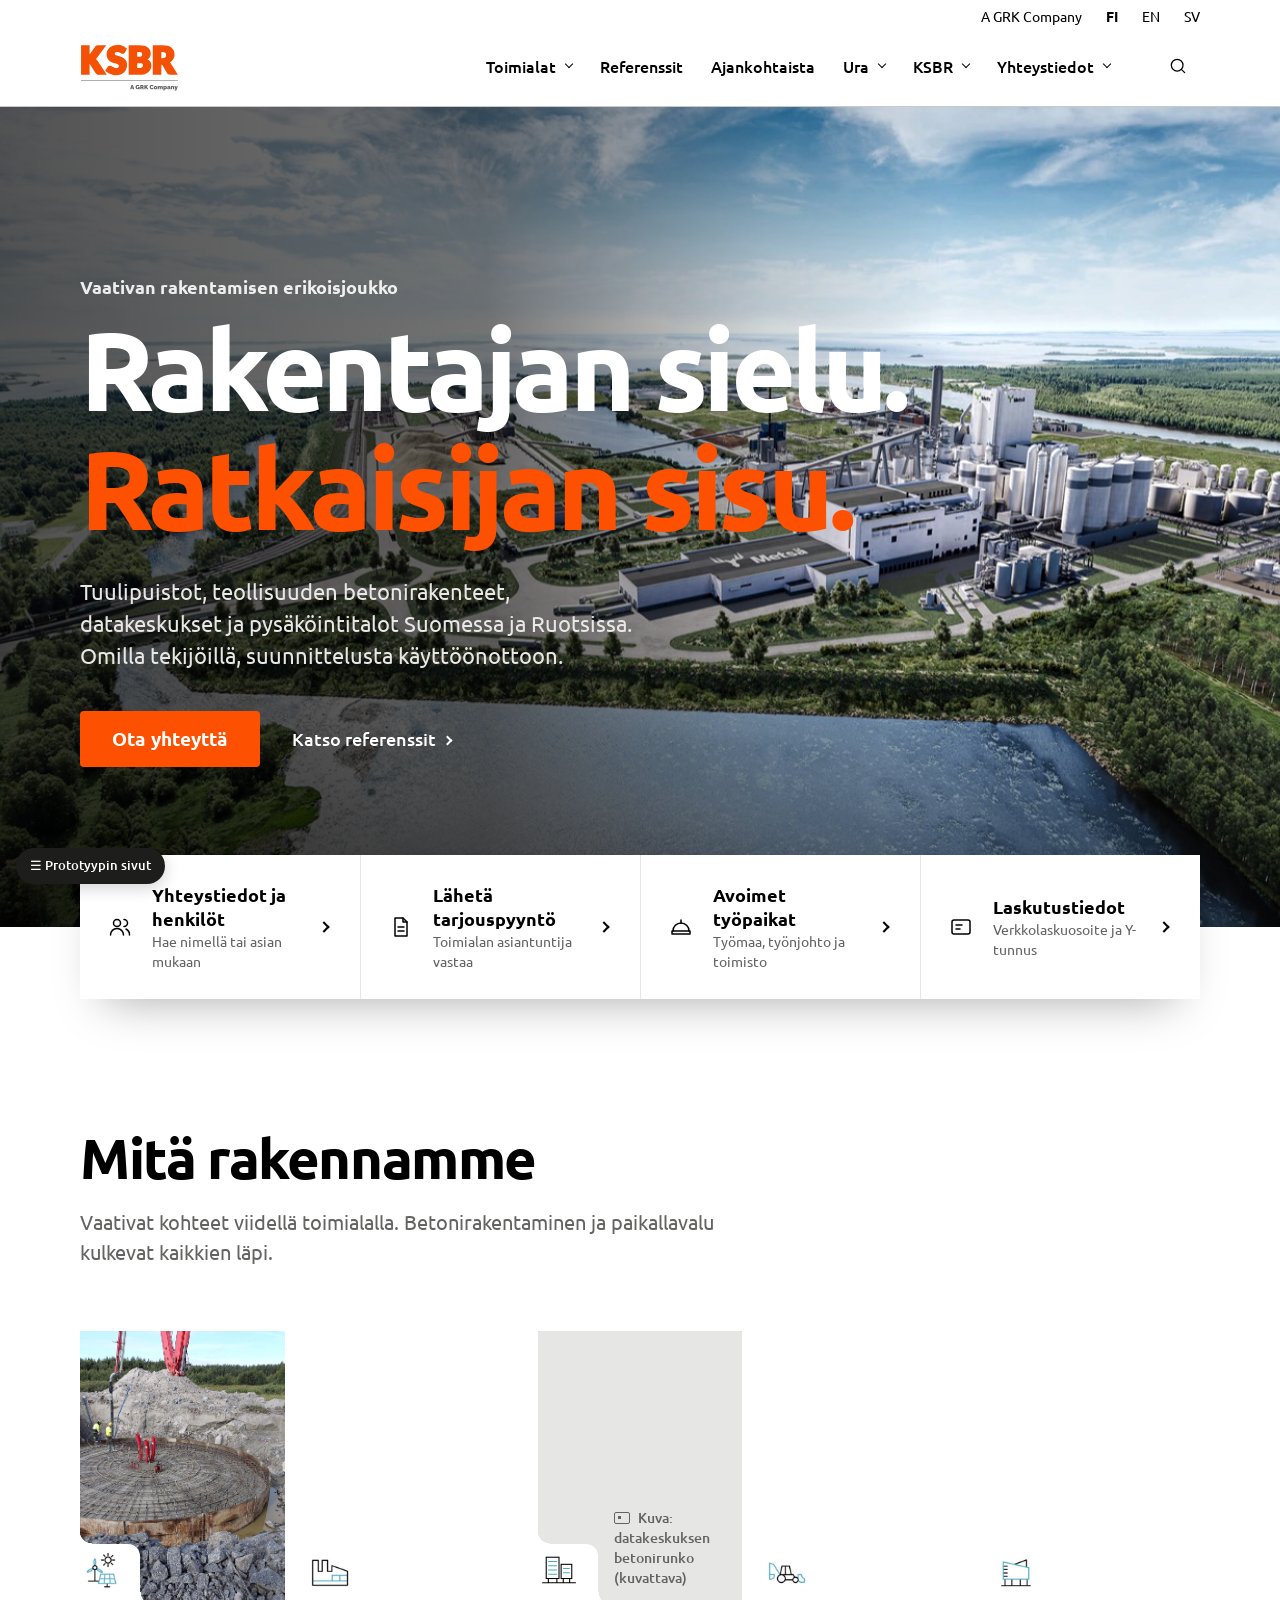
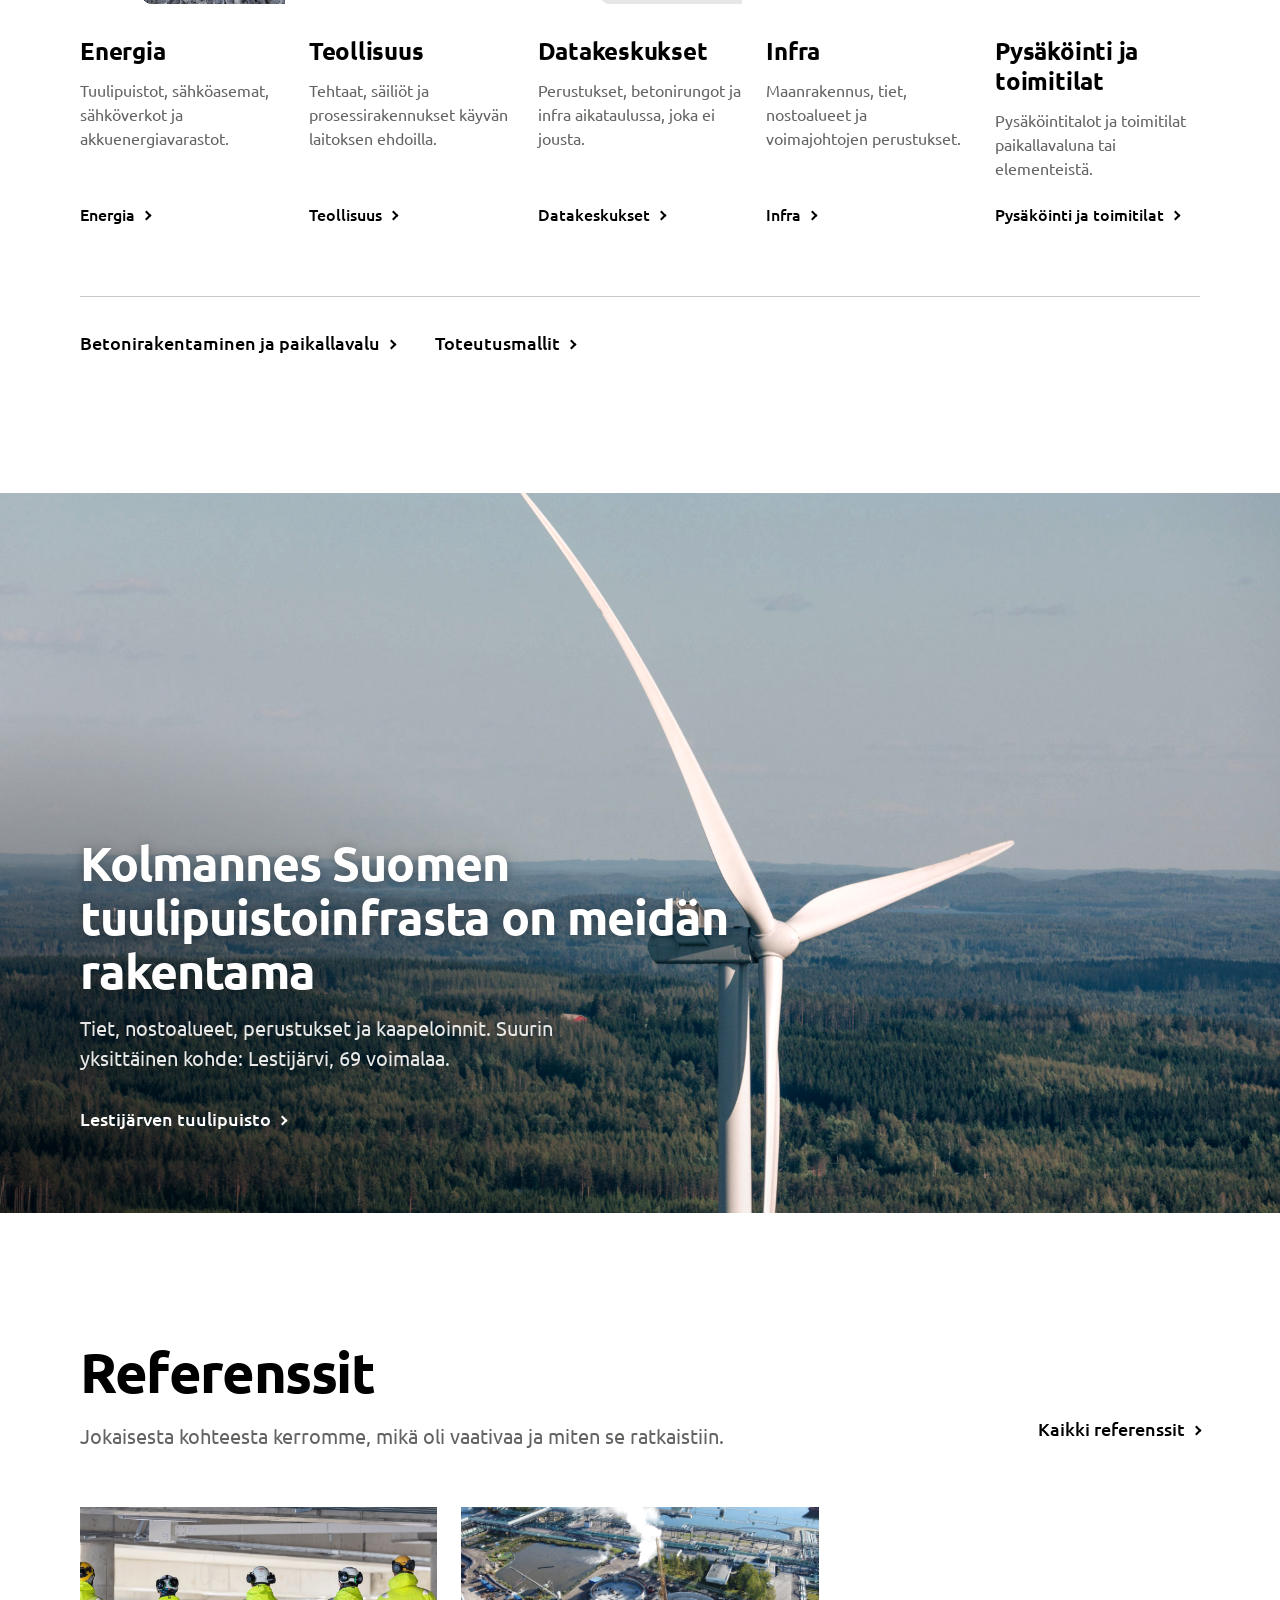
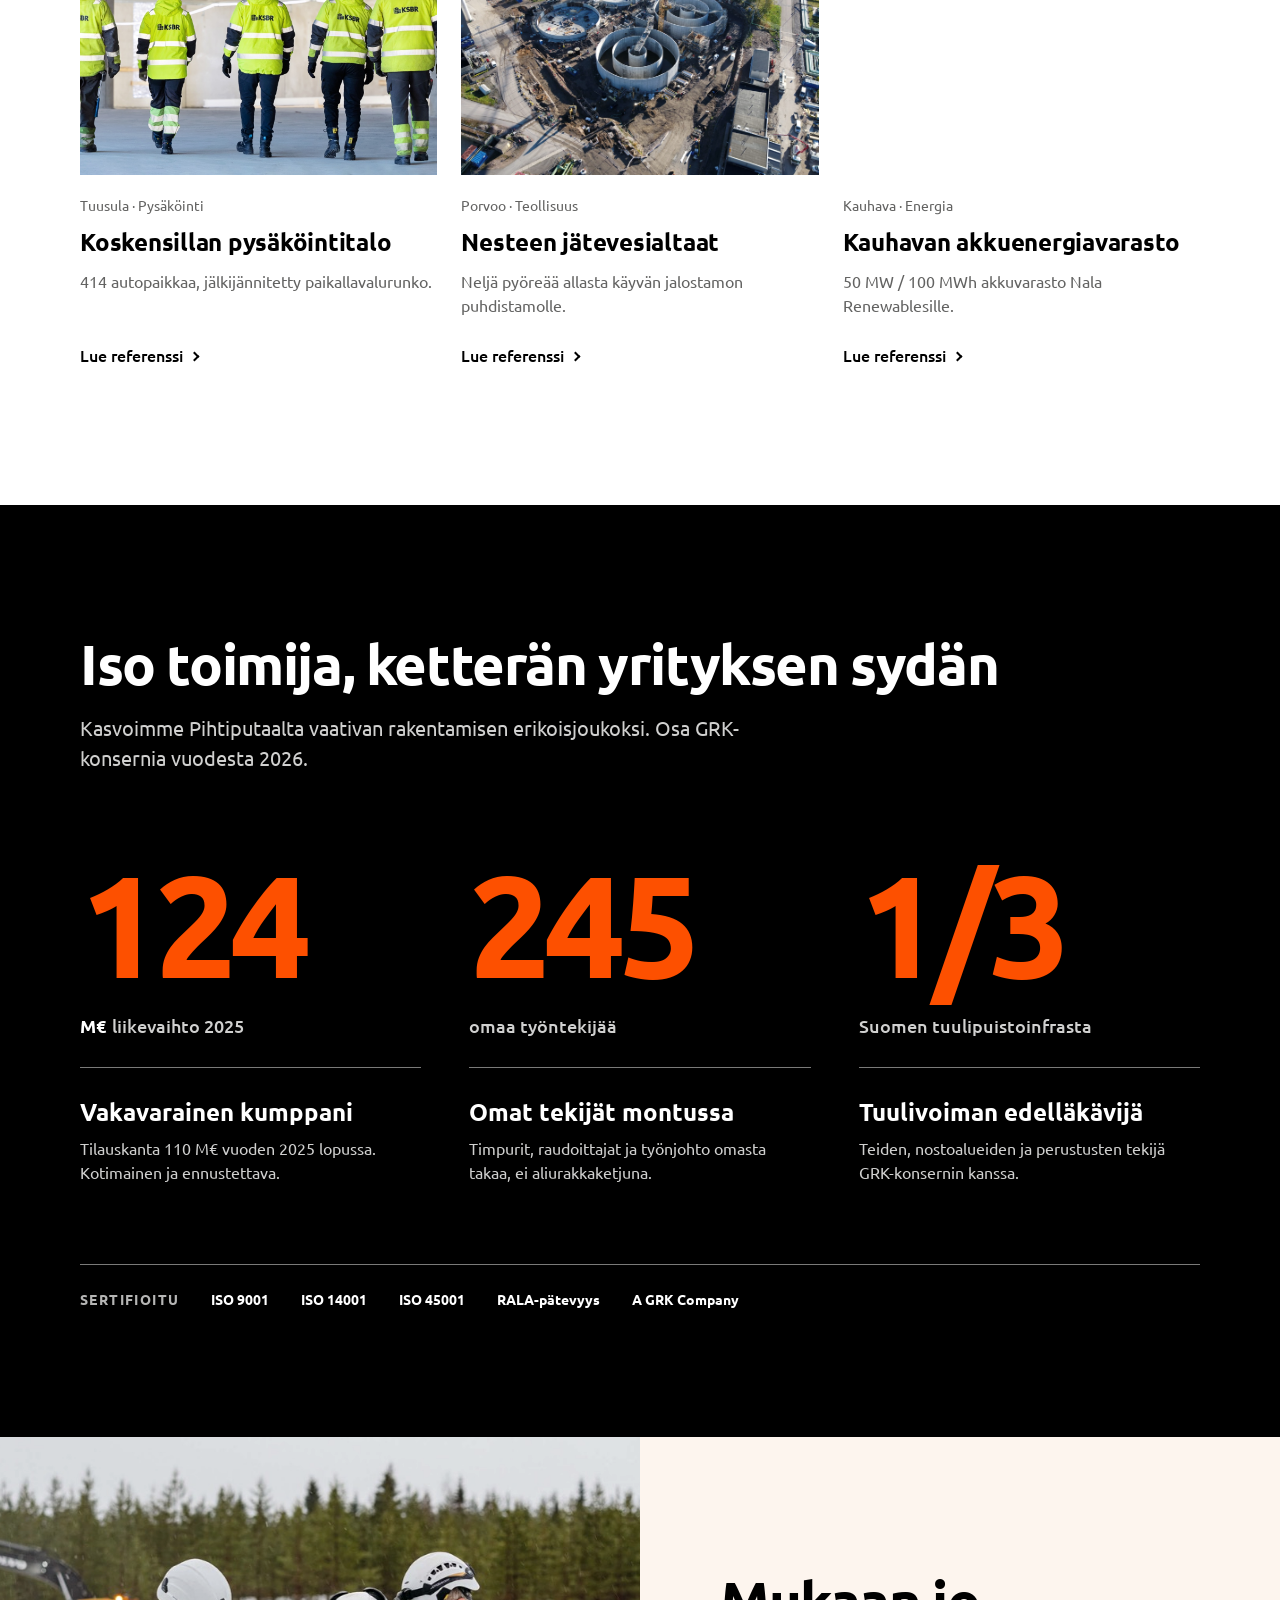
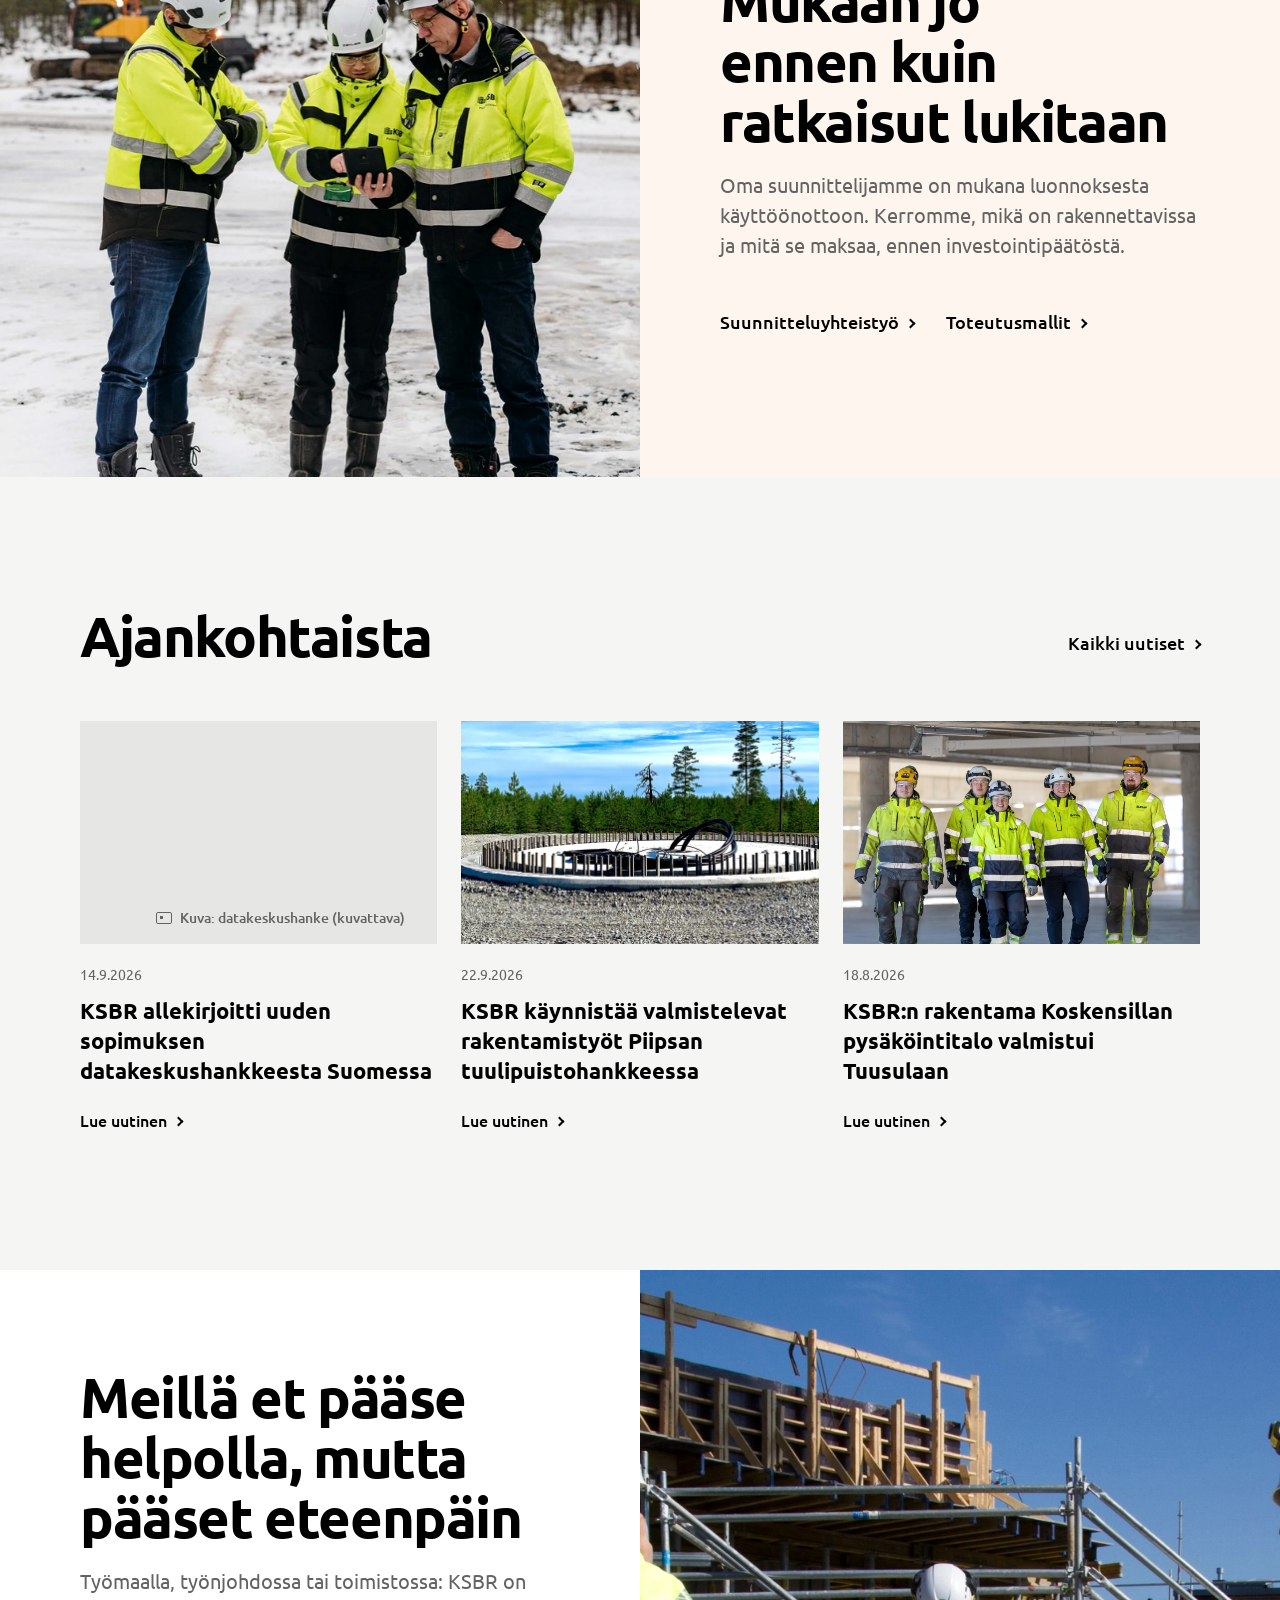
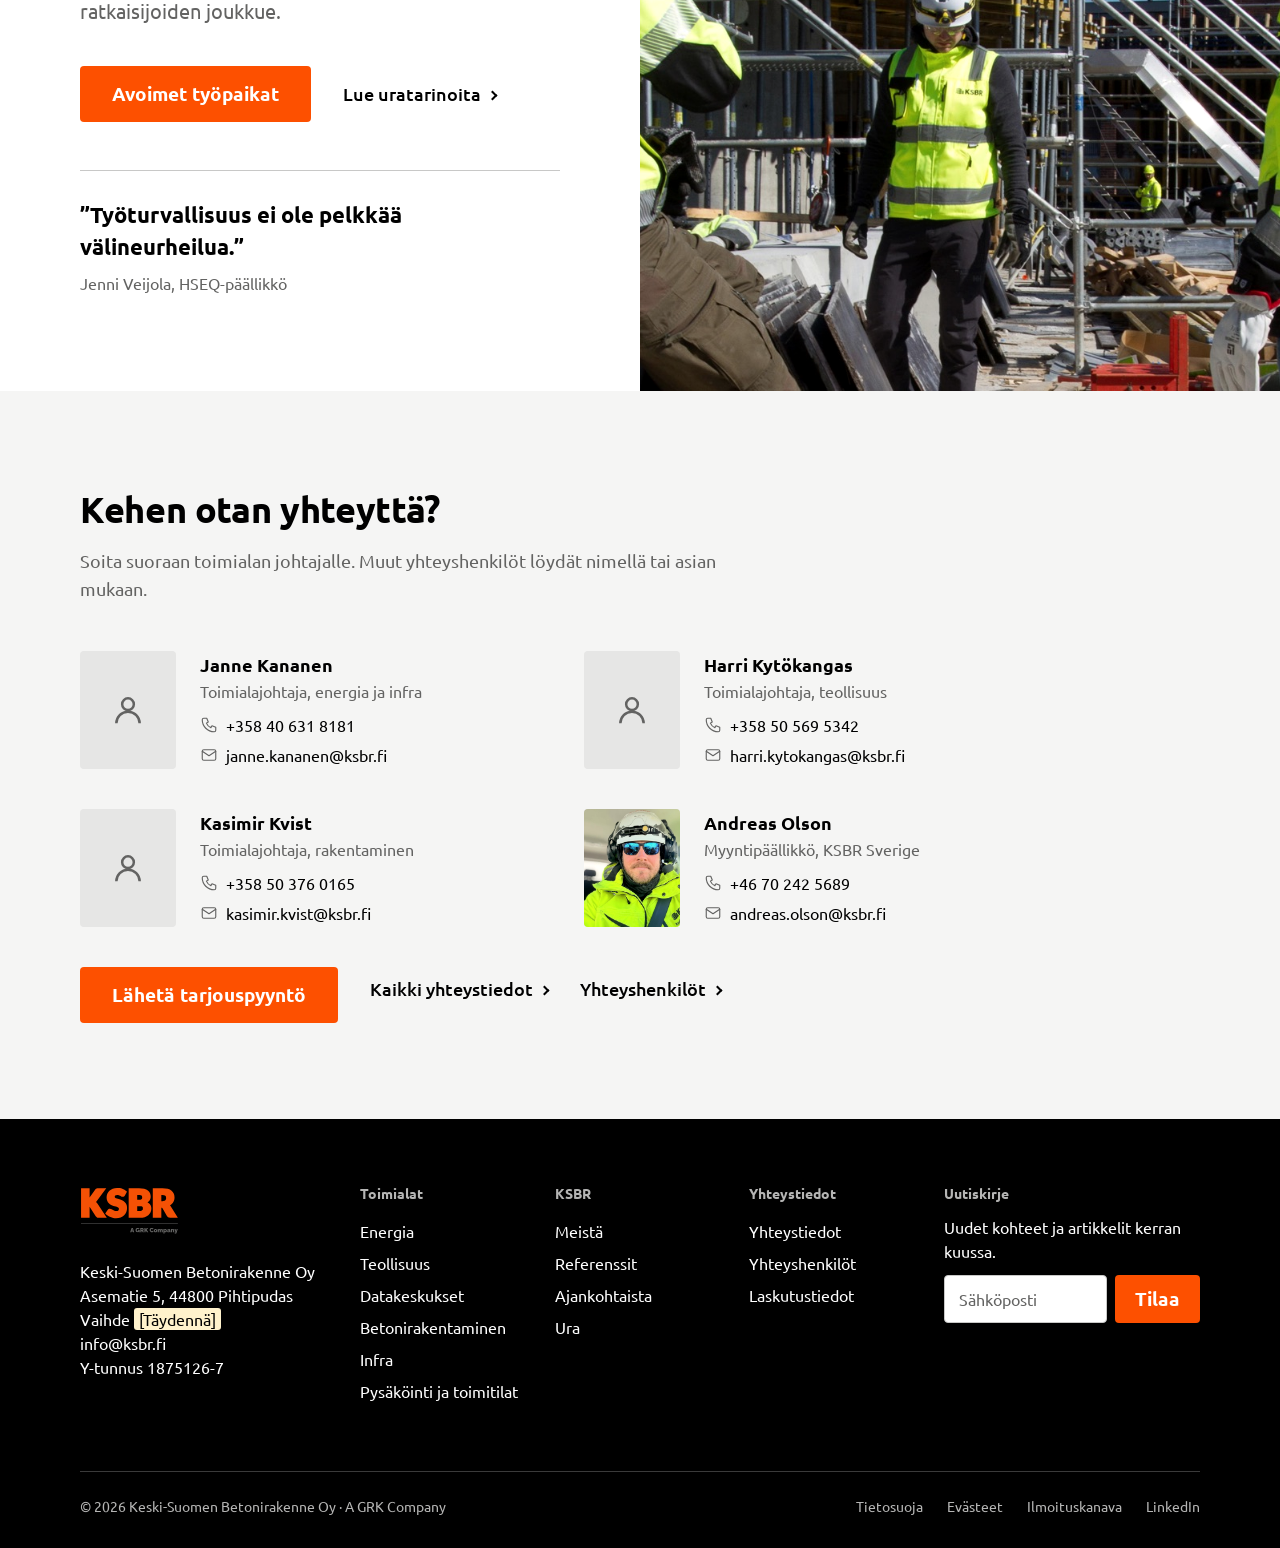
<file: index.html>
<!doctype html>
<html lang="fi">
<head>
<meta charset="utf-8">
<meta name="viewport" content="width=device-width, initial-scale=1">
<meta name="robots" content="noindex, nofollow">
<title>Etusivu · KSBR (prototyyppi)</title>

<link rel="stylesheet" href="css/tokens.css">
<link rel="stylesheet" href="css/bundle.css">
</head>
<body>


<link rel="stylesheet" href="https://fonts.googleapis.com/css2?family=Ubuntu:ital,wght@0,300;0,400;0,500;0,700;1,400&amp;display=swap">
<style>
body{margin:0;background:#fff}
a{color:#000000}a:hover{color:#fd5000}
.b-footer__top{grid-template-columns:3fr 2fr 2fr 2fr 3fr}
.methods{display:grid;gap:24px}
.method{display:grid;grid-template-columns:6fr 6fr;gap:56px;align-items:center;padding:40px;border:1px solid #c8c8c7;border-radius:4px;background:#fff;scroll-margin-top:24px}
.method-text{display:grid;gap:16px;align-content:start}
.method-img{display:block;width:100%;height:auto;aspect-ratio:510/383}
.method h3{margin:0;font-size:28px;line-height:34px;font-weight:700}
.method p{margin:0;font-size:18px;line-height:28px}
.method .fit{padding-top:16px;border-top:1px solid #e6e6e5}
.method .fit dt{font-size:14px;line-height:20px;font-weight:700;color:#636362}
.method .fit dd{margin:4px 0 0;font-size:16px;line-height:24px}
.ref{display:flex;align-items:center;justify-content:space-between;gap:16px;margin-top:8px;padding:16px 20px;background:#fdf5ee;border-radius:4px;color:#000;text-decoration:none;transition:background .2s}
.ref:hover{background:#fbe7d6}
.ref__txt{display:grid;gap:2px}
.ref__label{font-size:14px;line-height:20px;color:#636362}
.ref__name{font-size:18px;line-height:24px;font-weight:700}
.ref__go{flex:none;width:10px;height:10px;margin-right:6px;border:solid #fd5000;border-width:2.5px 2.5px 0 0;transform:rotate(45deg);transition:transform .2s cubic-bezier(.22,1,.36,1)}
.ref:hover .ref__go{transform:translateX(3px) rotate(45deg)}
.quick{display:flex;flex-wrap:wrap;gap:8px 24px;margin-top:8px;font-size:16px;line-height:24px}
.quick a{font-weight:500;text-decoration:underline;text-underline-offset:4px;text-decoration-color:#c8c8c7}
.b-acc summary i{border-radius:4px}
.hero-video{position:relative;display:grid;min-height:680px;margin:0 0 56px;background:#1f1f1e;color:#fff;overflow:hidden}
.hero-video__media{position:absolute;inset:0;display:flex;align-items:flex-start;justify-content:flex-end;padding:24px 80px;background:linear-gradient(90deg,rgba(0,0,0,.72) 0%,rgba(0,0,0,.35) 55%,rgba(0,0,0,.1) 100%),repeating-linear-gradient(135deg,#3a3a39 0 2px,#2c2c2b 2px 22px)}
.hero-video__media span{max-width:420px;font-size:13px;line-height:18px;color:#b5b5b4;text-align:right}
.hero-video__text{position:relative;align-self:end;max-width:760px;padding:0 80px 80px}
.hero-video h1{margin:12px 0 24px;font-size:72px;line-height:76px;font-weight:700;letter-spacing:-.015em;color:#fff}
.hero-video h1 span{color:#fd5000}
.hero-video .b-lead{color:#e6e6e5}
.hero-video__pause{position:absolute;right:80px;bottom:32px;display:inline-flex;align-items:center;gap:8px;min-height:44px;padding:0 16px;border:1px solid rgba(255,255,255,.6);border-radius:4px;background:rgba(0,0,0,.35);color:#fff;font:500 14px/20px Ubuntu,sans-serif;cursor:pointer}
.hero-video__pause svg{width:16px;height:16px;fill:none;stroke:currentColor;stroke-width:2.5}
.hero-home{display:grid;grid-template-columns:6fr 6fr;gap:64px;align-items:center;padding:24px 80px 72px}
.hero-home .b-eyebrow{margin:0}
.hero-home h1{margin:12px 0 24px;font-size:64px;line-height:68px;font-weight:700;letter-spacing:-.015em}
.hero-home h1 span{color:#fd5000}
.hero-home .b-media{aspect-ratio:4/3}
.hero-links{display:flex;flex-wrap:wrap;gap:12px 32px;align-items:center;margin-top:32px}
.tasks{display:grid;grid-template-columns:repeat(4,minmax(0,1fr));border-top:1px solid #c8c8c7;border-bottom:1px solid #c8c8c7;margin:0 80px}
.task{display:grid;grid-template-columns:28px 1fr 12px;gap:16px;align-items:center;padding:24px 24px 24px 0;text-decoration:none;color:#000}
.task+.task{padding-left:24px;border-left:1px solid #e6e6e5}
.task .b-ico{width:26px;height:26px;color:#fd5000}
.task b{display:block;font-size:18px;line-height:24px}
.task small{display:block;font-size:14px;line-height:20px;color:#636362}
.task:after{content:"";width:8px;height:8px;border:solid #000;border-width:2px 2px 0 0;transform:rotate(45deg)}
.task:hover b{color:#fd5000}
.ind{display:grid;grid-template-columns:repeat(6,minmax(0,1fr));gap:24px}
.ind .b-industry{grid-column:span 2}
.ind .b-industry:nth-child(n+4){grid-column:span 3}
.ind-foot{display:flex;flex-wrap:wrap;gap:12px 32px;margin-top:32px}
.cases-home{display:grid;grid-template-columns:7fr 5fr;grid-template-rows:auto auto;gap:24px}
.cases-home .b-case:first-child{grid-row:span 2}
.cases-home .b-case:first-child .b-media{aspect-ratio:4/3}
.cases-home .b-case:not(:first-child){display:grid;grid-template-columns:5fr 7fr;grid-template-rows:1fr;align-items:stretch}
.cases-home .b-case:not(:first-child) .b-media{aspect-ratio:auto;height:auto;min-height:220px;height:100%;align-self:stretch;border-radius:0}
.news{display:grid;grid-template-columns:repeat(3,minmax(0,1fr));gap:24px}
.news-card{display:grid;gap:12px;align-content:start;text-decoration:none;color:#000}
.news-card time{font-size:14px;line-height:20px;color:#636362}
.news-card h3{margin:0;font-size:20px;line-height:28px;font-weight:700}
.news-card{grid-template-rows:auto auto 1fr auto}
.news-card .b-link{margin-top:4px;justify-self:start;align-self:end}
.news-card:hover h3{text-decoration:underline;text-underline-offset:4px;text-decoration-thickness:1px}
.news-foot{display:grid;grid-template-columns:5fr 7fr;gap:48px;align-items:center;margin-top:56px;padding:32px;background:#fff;border-radius:4px}
.news-foot h3{margin:0 0 4px;font-size:22px;line-height:28px;font-weight:700}
.news-foot p{margin:0;font-size:16px;line-height:24px;color:#636362}
.news-form{display:flex;gap:8px}.news-form .b-input{flex:1}
.career{display:grid;grid-template-columns:6fr 6fr;gap:80px;align-items:center}
.career blockquote{margin:32px 0 0;padding-top:24px;border-top:1px solid #c8c8c7;font-size:20px;line-height:30px;font-weight:700}
.career cite{display:block;margin-top:8px;font-size:16px;line-height:24px;font-style:normal;font-weight:400;color:#636362}
.people4{display:grid;grid-template-columns:repeat(2,minmax(0,1fr));gap:40px 48px;max-width:960px}
.contact-foot{display:flex;flex-wrap:wrap;gap:12px 32px;margin-top:40px}
@media (max-width:900px){
.hero-home,.tasks,.cases-home,.news,.news-foot,.career,.people4{grid-template-columns:1fr;gap:24px}
.hero-video{min-height:620px}.hero-video__text{padding:0 20px 88px}.hero-video h1{font-size:44px;line-height:48px}.hero-video__media{padding:16px 20px}.hero-video__pause{right:20px;bottom:24px}
.tasks{margin:0 20px}.task+.task{padding-left:0;border-left:0;border-top:1px solid #e6e6e5}
.ind .b-industry,.ind .b-industry:nth-child(n+4){grid-column:auto}.ind{grid-template-columns:1fr}
.cases-home .b-case:not(:first-child){grid-template-columns:1fr}
.news-form{flex-direction:column}

.b-split,.b-compare,.b-faq,.b-proof,.b-lightform,.b-footer__top{grid-template-columns:1fr;gap:32px}
.b-grid--3,.b-people,.b-stats--3,.b-form,.b-why__grid,.b-who,.method{grid-template-columns:1fr}
.method{padding:24px}
.b-compare .b-media--portrait{aspect-ratio:4/3}
}

/* ---- hi-fi ---- */
.hf img{filter:saturate(.9) contrast(1.05)}
.hf-sec{padding:128px 80px}
.hf-h2{margin:0;font:700 56px/60px var(--font-head);letter-spacing:-.025em;text-wrap:balance}
.hf-lead{margin:20px 0 0;max-width:62ch;font:400 20px/30px var(--font-sans);color:var(--ink-2)}
.hf-eyebrow{margin:0 0 16px;font:700 13px/20px var(--font-head);letter-spacing:.12em;text-transform:uppercase;color:var(--ink-2)}
.hf-hero{position:relative;min-height:820px;display:grid;align-content:end;color:#fff;overflow:hidden;background:#111}
.hf-hero>img{position:absolute;inset:0;width:100%;height:100%;object-fit:cover}
.hf-hero::after{content:"";position:absolute;inset:0;background:linear-gradient(180deg,rgba(0,0,0,.2) 0%,rgba(0,0,0,0) 28%,rgba(0,0,0,.78) 100%),linear-gradient(90deg,rgba(0,0,0,.72) 0%,rgba(0,0,0,.35) 45%,rgba(0,0,0,0) 70%)}
.hf-hero__text{position:relative;z-index:1;padding:0 80px 160px;max-width:1100px}
.hf-hero .hf-eyebrow{color:#fff;opacity:.9;text-transform:none;letter-spacing:0;font-size:18px;line-height:26px}
.hf-hero h1{margin:0;font:700 112px/108px var(--font-head);letter-spacing:-.04em}
.hf-hero h1 span{display:block;margin-top:.1em;color:var(--accent)}
.hf-hero p.lead{margin:32px 0 0;max-width:46ch;font:400 22px/32px var(--font-sans);color:#e8e8e7}
.hf-hero .acts{display:flex;flex-wrap:wrap;align-items:center;gap:16px 32px;margin-top:40px}
.hf-hero .acts .b-link{color:#fff}
.hf-hero__note{position:absolute;z-index:1;right:80px;top:24px;font-size:12px;line-height:16px;color:rgba(255,255,255,.6)}
.hf-tasks{position:relative;z-index:2;display:grid;grid-template-columns:repeat(4,minmax(0,1fr));margin:-72px 80px 0;background:#fff;box-shadow:0 24px 48px -24px rgba(0,0,0,.35)}
.hf-task{display:grid;grid-template-columns:28px 1fr 12px;gap:16px;align-items:center;padding:28px;text-decoration:none;color:var(--ink)}
.hf-task+.hf-task{border-left:1px solid var(--surface)}
.hf-task .b-ico{width:24px;height:24px;color:var(--ink)}
.hf-task b{display:block;font:700 18px/24px var(--font-head)}
.hf-task small{display:block;font-size:14px;line-height:20px;color:var(--ink-2)}
.hf-task::after{content:"";width:8px;height:8px;border:solid var(--ink);border-width:2px 2px 0 0;transform:rotate(45deg)}
.hf-task:hover b{text-decoration:underline;text-underline-offset:4px}
.hf-ind{display:grid;grid-template-columns:repeat(5,minmax(0,1fr));gap:24px;margin-top:64px}
.hf-indcard{display:grid;grid-template-rows:auto auto auto 1fr auto;gap:12px;text-decoration:none;color:var(--ink)}
.hf-indcard .ph{position:relative;aspect-ratio:3/4;overflow:hidden;margin-bottom:12px}
.hf .ph.b-media{min-height:0;border-radius:0}
.hf-indcard .ph img{position:absolute;inset:0;width:100%;height:100%;object-fit:cover}
.hf-oldico{width:64px;height:64px;margin:-4px 0 0 -6px;filter:none!important}
.hf-indcard h3{margin:0;font:700 24px/30px var(--font-head);letter-spacing:-.01em}
.hf-indcard p{margin:0;font-size:16px;line-height:24px;color:var(--ink-2)}
.hf-indcard .b-link{align-self:end;justify-self:start;font-size:16px}
.hf-indcard:hover h3{text-decoration:underline;text-underline-offset:5px;text-decoration-thickness:2px}
.hf-ico{width:44px;height:44px;fill:none;stroke:var(--ink);stroke-width:1.75;stroke-linecap:round;stroke-linejoin:round}
.hf-ico .a{stroke:var(--accent)}
.hf-indfoot{display:flex;gap:16px 40px;margin-top:48px;padding-top:24px;border-top:1px solid var(--line)}
.hf-band{position:relative;min-height:640px;display:grid;align-content:end;overflow:hidden;color:#fff}
.hf-band>img{position:absolute;inset:0;width:100%;height:100%;object-fit:cover}
.hf-band::after{content:"";position:absolute;inset:0;background:radial-gradient(ellipse 62% 70% at 0% 100%,rgba(0,0,0,.62) 0%,rgba(0,0,0,.28) 55%,rgba(0,0,0,0) 100%)}
.hf .hf-band>img{filter:brightness(1.12) saturate(1.05) contrast(1.02)}
.hf-band__text h2,.hf-band__sub{text-shadow:0 1px 12px rgba(0,0,0,.35)}
.hf-band__text{position:relative;z-index:1;padding:0 80px 72px;max-width:900px}
.hf-band .hf-eyebrow{color:#fff;opacity:.85}
.hf-band h2{margin:0;font:700 48px/54px var(--font-head);letter-spacing:-.02em}
.hf-band .b-link{margin-top:24px;color:#fff;display:inline-block}
.hf-band__sub{margin:16px 0 0;max-width:52ch;font:400 20px/30px var(--font-sans);color:#e8e8e7}
.hf-band{min-height:720px}
.hf-why{background:#000;color:#fff}
.hf-why .hf-h2{color:#fff}
.hf-why .hf-lead{color:var(--on-dark)}
.hf-nums{display:grid;grid-template-columns:repeat(3,minmax(0,1fr));gap:48px;margin-top:80px}
.hf-num b{display:block;font:700 144px/1 var(--font-head);letter-spacing:-.05em;color:var(--accent);font-variant-numeric:lining-nums tabular-nums}
.hf-num small{display:block;margin-top:16px;padding-bottom:28px;border-bottom:1px solid var(--on-dark-line);font:500 18px/26px var(--font-sans);color:var(--on-dark)}
.hf-num small em{font-style:normal;font-weight:700;color:#fff;margin-right:6px}
.hf-num h3{margin:28px 0 8px;font:700 24px/32px var(--font-head)}
.hf-num p{margin:0;font-size:16px;line-height:24px;color:var(--on-dark)}
.hf-certs{display:flex;flex-wrap:wrap;gap:12px 32px;margin-top:80px;padding-top:24px;border-top:1px solid var(--on-dark-line);font:700 14px/20px var(--font-sans)}
.hf-certs span:first-child{color:var(--on-dark-muted);letter-spacing:.1em;text-transform:uppercase}
.hf-cards{display:grid;grid-template-columns:repeat(3,minmax(0,1fr));gap:24px;margin-top:56px}
.hf-card{display:grid;grid-template-rows:auto auto auto 1fr auto;gap:12px;align-content:start;text-decoration:none;color:var(--ink)}
.hf-card .b-link{align-self:end;justify-self:start;margin-top:4px}
.hf-card .ph{position:relative;aspect-ratio:4/3;overflow:hidden;margin-bottom:8px}
.hf-card .ph img{position:absolute;inset:0;width:100%;height:100%;object-fit:cover}
.hf-card .meta{margin:0;font-size:14px;line-height:20px;color:var(--ink-2)}
.hf-card h3{margin:0;font:700 24px/30px var(--font-head);letter-spacing:-.01em}
.hf-card p{margin:0;font-size:16px;line-height:24px;color:var(--ink-2)}
.hf-card:hover h3{text-decoration:underline;text-underline-offset:5px;text-decoration-thickness:2px}
.hf-headrow{display:flex;justify-content:space-between;align-items:end;gap:32px}
.hf-edge{display:grid;grid-template-columns:1fr 1fr;min-height:640px}
.hf-edge .ph{position:relative;overflow:hidden}
.hf-edge .ph img{position:absolute;inset:0;width:100%;height:100%;object-fit:cover}
.hf-edge .hf-crop-people img{object-position:52% 74%;transform:scale(1.32);transform-origin:53% 72%}
.hf-edge .tx{display:grid;align-content:center;gap:0;padding:96px 80px}
.hf-edge--tint .tx{background:var(--tint)}
.hf-edge .acts{display:flex;flex-wrap:wrap;gap:16px 32px;margin-top:40px;align-items:center}
.hf-edge blockquote{margin:48px 0 0;padding-top:28px;border-top:1px solid var(--line);font:700 22px/32px var(--font-head)}
.hf-edge cite{display:block;margin-top:8px;font:400 16px/24px var(--font-sans);color:var(--ink-2)}
.hf-news{display:grid;grid-template-columns:repeat(3,minmax(0,1fr));gap:24px;margin-top:56px}
.hf-news a{display:grid;grid-template-rows:auto auto 1fr auto;gap:12px;text-decoration:none;color:var(--ink)}
.hf-news .ph{position:relative;aspect-ratio:16/10;overflow:hidden;margin-bottom:8px}
.hf-news .ph img{position:absolute;inset:0;width:100%;height:100%;object-fit:cover}
.hf-news time{font-size:14px;line-height:20px;color:var(--ink-2)}
.hf-news h3{margin:0;font:700 22px/30px var(--font-head)}
.hf-news .b-link{align-self:end;justify-self:start}
.hf-news a:hover h3{text-decoration:underline;text-underline-offset:4px}
.hf-letter{display:grid;grid-template-columns:5fr 7fr;gap:48px;align-items:center;margin-top:72px;padding:40px;background:#fff}
.hf-letter h3{margin:0;font:700 26px/32px var(--font-head)}
.hf-letter p{margin:6px 0 0;color:var(--ink-2)}
.hf-letter form{display:flex;gap:8px}.hf-letter .b-input{flex:1}
.hf-steps{display:grid;grid-template-columns:repeat(5,minmax(0,1fr));gap:20px;margin-top:64px;position:relative}
.hf-step{display:grid;grid-template-rows:auto auto auto 1fr auto;gap:10px;text-decoration:none;color:var(--ink)}
.hf-step .no{display:flex;align-items:center;gap:16px;font:700 56px/1 var(--font-head);letter-spacing:-.03em;color:var(--accent);font-variant-numeric:lining-nums tabular-nums}
.hf-step .no::after{content:"";flex:1;height:1px;background:var(--line)}
.hf-step:last-child .no::after{background:transparent}
.hf-step .ph{position:relative;aspect-ratio:3/4;overflow:hidden;margin:6px 0 10px}
.hf-step .ph img{position:absolute;inset:0;width:100%;height:100%;object-fit:cover}
.hf-step h3{margin:0;font:700 22px/28px var(--font-head)}
.hf-step p{margin:0;font-size:15px;line-height:22px;color:var(--ink-2)}
.hf-step .b-link{align-self:end;justify-self:start;font-size:15px}
.hf-step:hover h3{text-decoration:underline;text-underline-offset:4px}
.hf-herostats{position:relative;z-index:1;display:grid;grid-template-columns:repeat(3,minmax(0,1fr));margin:0 80px;border-top:1px solid rgba(255,255,255,.35)}
.hf-herostats div{padding:28px 0 40px}
.hf-herostats b{display:block;font:700 72px/1 var(--font-head);letter-spacing:-.04em;color:var(--accent)}
.hf-herostats small{display:block;margin-top:10px;font:500 16px/24px var(--font-sans);color:#e8e8e7}
.hf-herostats small em{font-style:normal;font-weight:700;color:#fff;margin-right:6px}
.hf-usp{display:grid;grid-template-columns:repeat(3,minmax(0,1fr));gap:48px;margin-top:64px}
.hf-usp div{padding-top:28px;border-top:1px solid var(--on-dark-line)}
.hf-usp h3{margin:0 0 12px;font:700 28px/34px var(--font-head);letter-spacing:-.01em;color:#fff}
.hf-usp p{margin:0;font-size:17px;line-height:26px;color:var(--on-dark)}
@media (max-width:900px){
.hf-sec{padding:72px 20px}.hf-h2{font-size:34px;line-height:40px}
.hf-hero{min-height:640px}.hf-hero__text{padding:0 20px 120px}.hf-hero h1{font-size:52px;line-height:50px}
.hf-tasks{grid-template-columns:1fr;margin:-48px 20px 0}.hf-task+.hf-task{border-left:0;border-top:1px solid var(--surface)}
.hf-ind,.hf-nums,.hf-cards,.hf-news,.hf-letter,.hf-edge,.hf-steps,.hf-usp,.hf-herostats{grid-template-columns:1fr}
.hf-ind{grid-template-columns:1fr 1fr}
.hf-num b{font-size:88px}.hf-edge .tx{padding:56px 20px}.hf-band__text{padding:0 20px 48px}.hf-band h2{font-size:30px;line-height:36px}
.hf-herostats{margin:0 20px}.hf-herostats b{font-size:48px}
}

/* ---- audit-korjaukset ---- */
.hf-skip{position:absolute;left:16px;top:-80px;z-index:100;padding:12px 16px;background:var(--ink);color:#fff;font:700 16px/24px var(--font-sans);text-decoration:none}
.hf-skip:focus{top:16px;color:#fff}
.hf :focus-visible{outline:3px solid var(--accent);outline-offset:3px}
.hf .b-btn:focus-visible{outline:3px solid var(--ink);outline-offset:2px;box-shadow:0 0 0 2px #fff}
.hf .b-footer h2.hf-fh{margin:0 0 12px;font-size:14px;line-height:20px;font-weight:700;color:var(--on-dark-muted)}
.hf .sr-only{position:absolute;width:1px;height:1px;overflow:hidden;clip:rect(0 0 0 0);white-space:nowrap}
.hf h3 .b-gap,.hf .b-person__name .b-gap{font-size:.75em;font-weight:500}
.hf .b-step::before{font-size:48px;line-height:1;letter-spacing:-.03em}
.hf-hero::after{background:linear-gradient(0deg,rgba(0,0,0,.52) 0%,rgba(0,0,0,0) 40%),linear-gradient(90deg,rgba(0,0,0,.68) 0%,rgba(0,0,0,.55) 38%,rgba(0,0,0,.16) 60%,rgba(0,0,0,0) 74%)}
.hf-hero .lead,.hf-hero--page .b-lead{max-width:40ch}
.hf-menu{display:none;align-items:center;gap:8px;min-height:44px;padding:0 12px;border:1px solid var(--line);border-radius:4px;background:#fff;font:700 15px/20px var(--font-sans);color:var(--ink)}
.hf-menu i{display:block;width:18px;height:2px;background:currentColor;box-shadow:0 6px 0 currentColor,0 -6px 0 currentColor}
.hf .hf-hero h1,.hf .hf-hero--page h1{hyphens:auto;overflow-wrap:anywhere}
@media (max-width:1200px){.hf-ind,.hf-steps{grid-template-columns:repeat(3,minmax(0,1fr))}}
@media (max-width:900px){
.hf .b-nav__menu,.hf .b-nav__util{display:none}.hf-menu{display:inline-flex;margin-left:auto}
.hf .hf-hero h1,.hf .hf-hero--page h1{font-size:clamp(34px,9vw,52px);line-height:1.08}
.hf-ind,.hf-steps{grid-template-columns:1fr 1fr}
}

/* ---- audit-kierros-3 ---- */
.hf .hf-hero h1,.hf .hf-hero--page h1{hyphens:manual;overflow-wrap:normal}
.hf-hero--page h1,.hf-hero--page .b-h1{max-width:20ch}
.hf-hero--page .b-lead{font:400 20px/30px var(--font-sans);max-width:44ch}
.hf-hero--tv h1{font-size:clamp(34px,5vw,64px)!important;line-height:1.06!important;max-width:16ch}
.hf-hero>img{object-position:var(--pos,center)}
.b-nav__menu.is-open{display:grid!important;position:absolute;left:0;right:0;top:100%;z-index:50;gap:0;padding:8px 20px 24px;background:#fff;box-shadow:0 24px 32px -24px rgba(0,0,0,.4)}
.b-nav__menu.is-open .b-nav__item{padding:16px 0;border-bottom:1px solid var(--surface);font-size:18px}
.hf .b-nav__bar{position:relative}
@media (max-width:900px){
.hf-hero::after{background:linear-gradient(0deg,rgba(0,0,0,.74) 0%,rgba(0,0,0,.6) 50%,rgba(0,0,0,.24) 85%,rgba(0,0,0,.1) 100%)}
.hf-hero>img{object-position:70% 20%}
}
@media (max-width:600px){.hf .hf-hero h1,.hf .hf-hero--page h1{overflow-wrap:anywhere}}

.hf-notch{position:absolute;left:0;bottom:0;z-index:1;display:grid;place-items:center;width:60px;height:60px;background:#fff;border-top-right-radius:12px}
.hf-notch::before,.hf-notch::after{content:"";position:absolute;width:12px;height:12px;background:radial-gradient(circle at 100% 0,transparent 12px,#fff 12.5px)}
.hf-notch::before{left:0;top:-12px}
.hf-notch::after{right:-12px;bottom:0}
.hf-oldico--notch{width:44px!important;height:44px!important;margin:4px 4px 0 0!important}
.hf-indcard .ph{margin-bottom:20px}
.hf .ph>.hf-notch{left:0;right:auto;bottom:0;width:60px;height:60px;font-size:0;line-height:0;color:inherit}
.hf .ph>.hf-notch::before,.hf .ph>.hf-notch::after{border:0;margin:0;display:block;vertical-align:baseline;width:12px;height:12px;background:radial-gradient(circle at 100% 0,transparent 12px,#fff 12.5px)!important}
.hf .ph>.hf-notch::before{left:0;top:-12px}
.hf .ph.b-media>span:not(.hf-notch){left:76px;bottom:16px}
/* hiusviivojen poisto: lokero limittyy kuvan reunan yli ja kulmat ulottuvat 1 px pidemmälle */
.hf .ph>.hf-notch{left:-1px;bottom:-1px;width:61px;height:61px}
.hf .ph>.hf-notch::before{left:0;top:-13px;width:13px;height:13px;background:radial-gradient(circle at 100% 0,transparent 12px,#fff 12.6px)!important}
.hf .ph>.hf-notch::after{right:-13px;bottom:0;width:13px;height:13px;background:radial-gradient(circle at 100% 0,transparent 12px,#fff 12.6px)!important}
/* ---- audit-kierros-4 ---- */
@media (max-width:600px){.hf-ind>:last-child:nth-child(odd){grid-column:1/-1}}
.hf .b-link{white-space:nowrap}
.hf-indfoot{flex-wrap:wrap}
.b-nav__menu .hf-langs{display:none}
.b-nav__menu.is-open .hf-langs{display:flex;gap:20px;align-items:center;padding:20px 0 4px;font-size:15px}
.b-nav__menu.is-open .hf-langs a{min-height:44px;display:inline-flex;align-items:center;text-decoration:none;color:var(--ink)}
.b-nav__menu.is-open .hf-langs a[aria-current]{font-weight:700;text-decoration:underline;text-underline-offset:4px}
.b-nav__menu.is-open .hf-langs .grk{margin-left:auto;color:var(--ink-2)}
body.menu-open{overflow:hidden}
@media (max-width:600px){
.hf-headrow{flex-direction:column;align-items:flex-start;gap:16px}
.hf-hero--tv .hf-hero__text{padding-top:56px}
.hf-herostats{grid-template-columns:repeat(3,minmax(0,1fr))!important;margin:0 20px;gap:12px}
.hf-herostats div{padding:20px 0 28px}
.hf-herostats b{font-size:34px}
.hf-herostats small{font-size:13px;line-height:18px}
.hf-steps{grid-template-columns:1fr!important}
.hf-step .ph{aspect-ratio:16/9}
.hf .b-media:not(:has(img)){aspect-ratio:16/9;min-height:0}
}
</style>

<div class="b-root hf" style="width: 100%;">
<a class="hf-skip" href="#sisalto">Siirry sisältöön</a>

<header class="b-nav">
  <div class="b-nav__util"><a href="https://grk.fi">A GRK Company</a><a href="#" data-proto-missing aria-current="true">FI</a><a href="#" data-proto-missing>EN</a><a href="#" data-proto-missing>SV</a></div>
  <div class="b-nav__bar">
    <img fetchpriority="high" class="b-nav__logo" src="img/ksbr-logo.svg" alt="KSBR – A GRK Company">
    <nav class="b-nav__menu" id="paavalikko" aria-label="Päävalikko">
      <a class="b-nav__item b-nav__item--menu" href="index.html#toimialat">Toimialat</a>
      <a class="b-nav__item" href="referenssit.html">Referenssit</a>
      <a class="b-nav__item" href="#" data-proto-missing>Ajankohtaista</a>
      <a class="b-nav__item b-nav__item--menu" href="ura.html">Ura</a>
      <a class="b-nav__item b-nav__item--menu" href="index.html">KSBR</a>
      <a class="b-nav__item b-nav__item--menu" href="yhteystiedot.html">Yhteystiedot</a>
      <div class="hf-langs"><a href="#" data-proto-missing aria-current="page" lang="fi">FI</a><a href="#" data-proto-missing hreflang="en" lang="en">EN</a><a href="#" data-proto-missing hreflang="sv" lang="sv">SV</a><a class="grk" href="https://grk.fi">A GRK Company</a></div>
    </nav>
    <button class="hf-menu" type="button" aria-expanded="false" aria-controls="paavalikko"><i aria-hidden="true"></i>Valikko</button>
    <a class="b-nav__search" href="index.html" aria-label="Haku"><svg class="b-ico" viewBox="0 0 24 24" aria-hidden="true"><circle cx="11" cy="11" r="7"></circle><path d="m20 20-4-4"></path></svg></a>
  </div>
</header>
<main id="sisalto">

<section class="hf-hero">
  <img src="img/Dentsu_MetsaFibre_ilmakuva.jpg" alt="Metsä Fibren Kemin biotuotetehdas ilmasta" style="object-position:50% 55%;transform:scale(1.3);transform-origin:10% 55%">
  <div class="hf-hero__text">
    <p class="hf-eyebrow">Vaativan rakentamisen erikoisjoukko</p>
    <h1>Rakentajan sielu. <span>Ratkaisijan sisu.</span></h1>
    <p class="lead">Tuulipuistot, teollisuuden betonirakenteet, datakeskukset ja pysäköintitalot Suomessa ja Ruotsissa. Omilla tekijöillä, suunnittelusta käyttöönottoon.</p>
    <div class="acts"><a class="b-btn" href="#yhteyshenkilot">Ota yhteyttä</a><a class="b-link" href="#referenssit">Katso referenssit</a></div>
  </div>
</section>
<nav class="hf-tasks" aria-label="Pikalinkit"><a class="hf-task" href="yhteystiedot.html"><svg class="b-ico" viewBox="0 0 24 24" aria-hidden="true"><circle cx="9" cy="8" r="3.5"></circle><path d="M2.5 20a6.5 6.5 0 0 1 13 0"></path><path d="M16 4.5a3.5 3.5 0 0 1 0 7M18 14a6.5 6.5 0 0 1 3.5 6"></path></svg><span><b>Yhteystiedot ja henkilöt</b><small>Hae nimellä tai asian mukaan</small></span></a><a class="hf-task" href="tarjouspyynto.html"><svg class="b-ico" viewBox="0 0 24 24" aria-hidden="true"><path d="M6 3h8l4 4v14H6z"></path><path d="M14 3v4h4M9 12h6M9 16h6"></path></svg><span><b>Lähetä tarjouspyyntö</b><small>Toimialan asiantuntija vastaa</small></span></a><a class="hf-task" href="ura.html"><svg class="b-ico" viewBox="0 0 24 24" aria-hidden="true"><path d="M4 16a8 8 0 0 1 16 0"></path><path d="M3 16h18v3H3zM12 8V5"></path></svg><span><b>Avoimet työpaikat</b><small>Työmaa, työnjohto ja toimisto</small></span></a><a class="hf-task" href="yhteystiedot.html"><svg class="b-ico" viewBox="0 0 24 24" aria-hidden="true"><rect x="3" y="5" width="18" height="14" rx="2"></rect><path d="M7 10h6M7 14h4"></path></svg><span><b>Laskutustiedot</b><small>Verkkolaskuosoite ja Y-tunnus</small></span></a></nav>

<section class="hf-sec">
  <div class="hf-headrow"><div><h2 class="hf-h2">Mitä rakennamme</h2><p class="hf-lead">Vaativat kohteet viidellä toimialalla. Betonirakentaminen ja paikallavalu kulkevat kaikkien läpi.</p></div></div>
  <div id="toimialat" class="hf-ind"><a class="hf-indcard" href="tuulivoima.html"><div class="ph"><img loading="lazy" decoding="async" src="img/MoksyKorotusvaluMSY10.jpg" alt="Tuulivoimalan perustuksen korotusvalu"><span class="hf-notch"><img loading="lazy" decoding="async" class="hf-oldico hf-oldico--notch" src="img/energiateollisuus.png" alt=""></span></div><h3>Energia</h3><p>Tuulipuistot, sähköasemat, sähköverkot ja akkuenergiavarastot.</p><span class="b-link b-link--sm">Energia</span></a><a class="hf-indcard" href="teollisuus.html"><div class="ph"><img loading="lazy" decoding="async" src="img/ksbr-kemin-btt-teollisuus-1.jpg" alt=""><span class="hf-notch"><img loading="lazy" decoding="async" class="hf-oldico hf-oldico--notch" src="img/teollisuus.png" alt=""></span></div><h3>Teollisuus</h3><p>Tehtaat, säiliöt ja prosessirakennukset käyvän laitoksen ehdoilla.</p><span class="b-link b-link--sm">Teollisuus</span></a><a class="hf-indcard" href="#" data-proto-missing><div class="ph b-media"><span>Kuva: datakeskuksen betonirunko (kuvattava)</span><span class="hf-notch"><img loading="lazy" decoding="async" class="hf-oldico hf-oldico--notch" src="img/datakeskukset.svg" alt=""></span></div><h3>Datakeskukset</h3><p>Perustukset, betonirungot ja infra aikataulussa, joka ei jousta.</p><span class="b-link b-link--sm">Datakeskukset</span></a><a class="hf-indcard" href="#" data-proto-missing><div class="ph"><img loading="lazy" decoding="async" src="img/Lestijarvi20220502_175415.jpg" alt=""><span class="hf-notch"><img loading="lazy" decoding="async" class="hf-oldico hf-oldico--notch" src="img/infra.png" alt=""></span></div><h3>Infra</h3><p>Maanrakennus, tiet, nostoalueet ja voimajohtojen perustukset.</p><span class="b-link b-link--sm">Infra</span></a><a class="hf-indcard" href="#" data-proto-missing><div class="ph"><img loading="lazy" decoding="async" src="img/Safiiri-muokattu_2019-6-17-16.jpg" alt=""><span class="hf-notch"><img loading="lazy" decoding="async" class="hf-oldico hf-oldico--notch" src="img/rakentaminen.png" alt=""></span></div><h3>Pysäköinti ja toimitilat</h3><p>Pysäköintitalot ja toimitilat paikallavaluna tai elementeistä.</p><span class="b-link b-link--sm">Pysäköinti ja toimitilat</span></a></div>
  <div class="hf-indfoot"><a class="b-link" href="betonirakentaminen.html">Betonirakentaminen ja paikallavalu</a><a class="b-link" href="toteutusmallit.html">Toteutusmallit</a></div>
</section>

<section class="hf-band" id="referenssit">
  <img fetchpriority="high" src="img/tetrituuli.jpg" alt="Tuulivoimala metsäisen maiseman yllä ilmasta kuvattuna" style="object-position: 50% 30%;">
  <div class="hf-band__text"><h2>Kolmannes Suomen tuulipuistoinfrasta on meidän rakentama</h2><p class="hf-band__sub">Tiet, nostoalueet, perustukset ja kaapeloinnit. Suurin yksittäinen kohde: Lestijärvi, 69 voimalaa.</p><a class="b-link" href="referenssi-lestijarvi.html">Lestijärven tuulipuisto</a></div>
</section>

<section class="hf-sec">
  <div class="hf-headrow"><div><h2 class="hf-h2">Referenssit</h2><p class="hf-lead">Jokaisesta kohteesta kerromme, mikä oli vaativaa ja miten se ratkaistiin.</p></div><a class="b-link" href="referenssit.html">Kaikki referenssit</a></div>
  <div class="hf-cards"><a class="hf-card" href="referenssi-lestijarvi.html"><div class="ph"><img loading="lazy" decoding="async" src="img/KSBR-Tuusula-P-Talo-05032026-Anu-Leppanen-7605.jpg" alt=""></div><p class="meta">Tuusula · Pysäköinti</p><h3>Koskensillan pysäköintitalo</h3><p>414 autopaikkaa, jälkijännitetty paikallavalurunko.</p><span class="b-link b-link--sm">Lue referenssi</span></a><a class="hf-card" href="referenssi-lestijarvi.html"><div class="ph"><img loading="lazy" decoding="async" src="img/Neste1-1.jpg" alt=""></div><p class="meta">Porvoo · Teollisuus</p><h3>Nesteen jätevesialtaat</h3><p>Neljä pyöreää allasta käyvän jalostamon puhdistamolle.</p><span class="b-link b-link--sm">Lue referenssi</span></a><a class="hf-card" href="referenssi-lestijarvi.html"><div class="ph"><img loading="lazy" decoding="async" src="img/Akkuenergiavarastot-2-Nala-Kauhava.jpg" alt="Kauhavan akkuenergiavarasto"></div><p class="meta">Kauhava · Energia</p><h3>Kauhavan akkuenergiavarasto</h3><p>50 MW / 100 MWh akkuvarasto Nala Renewablesille.</p><span class="b-link b-link--sm">Lue referenssi</span></a></div>
</section>

<section class="hf-sec hf-why">
  <h2 class="hf-h2">Iso toimija, ketterän yrityksen sydän</h2>
  <p class="hf-lead">Kasvoimme Pihtiputaalta vaativan rakentamisen erikoisjoukoksi. Osa GRK-konsernia vuodesta 2026.</p>
  <div class="hf-nums">
    <div class="hf-num"><b>124</b><small><em>M€</em>liikevaihto 2025</small><h3>Vakavarainen kumppani</h3><p>Tilauskanta 110 M€ vuoden 2025 lopussa. Kotimainen ja ennustettava.</p></div>
    <div class="hf-num"><b>245</b><small>omaa työntekijää</small><h3>Omat tekijät montussa</h3><p>Timpurit, raudoittajat ja työnjohto omasta takaa, ei aliurakkaketjuna.</p></div>
    <div class="hf-num"><b>1/3</b><small>Suomen tuulipuistoinfrasta</small><h3>Tuulivoiman edelläkävijä</h3><p>Teiden, nostoalueiden ja perustusten tekijä GRK-konsernin kanssa.</p></div>
  </div>
  <div class="hf-certs"><span>Sertifioitu</span><span>ISO 9001</span><span>ISO 14001</span><span>ISO 45001</span><span>RALA-pätevyys</span><span>A GRK Company</span></div>
</section>

<section class="hf-edge hf-edge--tint">
  <div class="ph hf-crop-people"><img loading="lazy" decoding="async" src="img/KSBR_Lestijarvi_alakuva.jpg" alt="KSBR:n työnjohto ja tilaajan edustaja Lestijärven työmaalla"></div>
  <div class="tx"><h2 class="hf-h2">Mukaan jo ennen kuin ratkaisut lukitaan</h2><p class="hf-lead">Oma suunnittelijamme on mukana luonnoksesta käyttöönottoon. Kerromme, mikä on rakennettavissa ja mitä se maksaa, ennen investointipäätöstä.</p><div class="acts"><a class="b-link" href="suunnitteluyhteistyo.html">Suunnitteluyhteistyö</a><a class="b-link" href="toteutusmallit.html">Toteutusmallit</a></div></div>
</section>

<section class="hf-sec b-section--gray">
  <div class="hf-headrow"><h2 class="hf-h2">Ajankohtaista</h2><a class="b-link" href="#" data-proto-missing>Kaikki uutiset</a></div>
  <div class="hf-news"><a href="#" data-proto-missing><div class="ph b-media"><span>Kuva: datakeskushanke (kuvattava)</span></div><time>14.9.2026</time><h3>KSBR allekirjoitti uuden sopimuksen datakeskushankkeesta Suomessa</h3><span class="b-link b-link--sm">Lue uutinen</span></a><a href="#" data-proto-missing><div class="ph"><img loading="lazy" decoding="async" src="img/ksbr-tuulivoima-1.jpg" alt="Valmis tuulivoimalan perustus"></div><time>22.9.2026</time><h3>KSBR käynnistää valmistelevat rakentamistyöt Piipsan tuulipuistohankkeessa</h3><span class="b-link b-link--sm">Lue uutinen</span></a><a href="#" data-proto-missing><div class="ph"><img loading="lazy" decoding="async" src="img/tuusula-7572.jpg" alt=""></div><time>18.8.2026</time><h3>KSBR:n rakentama Koskensillan pysäköintitalo valmistui Tuusulaan</h3><span class="b-link b-link--sm">Lue uutinen</span></a></div>
</section>

<section class="hf-edge">
  <div class="tx"><h2 class="hf-h2">Meillä et pääse helpolla, mutta pääset eteenpäin</h2><p class="hf-lead">Työmaalla, työnjohdossa tai toimistossa: KSBR on ratkaisijoiden joukkue.</p><div class="acts"><a class="b-btn" href="ura.html">Avoimet työpaikat</a><a class="b-link" href="ura.html">Lue uratarinoita</a></div><blockquote>”Työturvallisuus ei ole pelkkää välineurheilua.”<cite>Jenni Veijola, HSEQ-päällikkö</cite></blockquote></div>
  <div class="ph"><img loading="lazy" decoding="async" src="img/ksbr-yhteys.jpg" alt="KSBR:n työnjohto keskustelee työmaalla"></div>
</section>

<section class="b-section b-section--gray" id="yhteyshenkilot"><div class="b-inner">
  <div class="b-head"><h2 class="b-h2">Kehen otan yhteyttä?</h2><p class="b-body">Soita suoraan toimialan johtajalle. Muut yhteyshenkilöt löydät nimellä tai asian mukaan.</p></div>
  <div class="people4">
    <div class="b-person"><div class="b-person__img" aria-hidden="true"><svg viewBox="0 0 24 24"><circle cx="12" cy="8.5" r="3.5"></circle><path d="M5 20a7 7 0 0 1 14 0"></path></svg></div><div><p class="b-person__name">Janne Kananen</p><p class="b-person__role">Toimialajohtaja, energia ja infra</p><p class="b-person__ch"><a href="tel:+358406318181"><svg class="b-ico" viewBox="0 0 24 24" aria-hidden="true"><path d="M5 3h4l2 5-2.5 1.5a11 11 0 0 0 6 6L16 13l5 2v4a2 2 0 0 1-2 2A16 16 0 0 1 3 5a2 2 0 0 1 2-2"></path></svg>+358 40 631 8181</a><a href="mailto:janne.kananen@ksbr.fi"><svg class="b-ico" viewBox="0 0 24 24" aria-hidden="true"><rect x="3" y="5" width="18" height="14" rx="2"></rect><path d="m3 7 9 6 9-6"></path></svg>janne.kananen@ksbr.fi</a></p></div></div>
    <div class="b-person"><div class="b-person__img" aria-hidden="true"><svg viewBox="0 0 24 24"><circle cx="12" cy="8.5" r="3.5"></circle><path d="M5 20a7 7 0 0 1 14 0"></path></svg></div><div><p class="b-person__name">Harri Kytökangas</p><p class="b-person__role">Toimialajohtaja, teollisuus</p><p class="b-person__ch"><a href="tel:+358505695342"><svg class="b-ico" viewBox="0 0 24 24" aria-hidden="true"><path d="M5 3h4l2 5-2.5 1.5a11 11 0 0 0 6 6L16 13l5 2v4a2 2 0 0 1-2 2A16 16 0 0 1 3 5a2 2 0 0 1 2-2"></path></svg>+358 50 569 5342</a><a href="mailto:harri.kytokangas@ksbr.fi"><svg class="b-ico" viewBox="0 0 24 24" aria-hidden="true"><rect x="3" y="5" width="18" height="14" rx="2"></rect><path d="m3 7 9 6 9-6"></path></svg>harri.kytokangas@ksbr.fi</a></p></div></div>
    <div class="b-person"><div class="b-person__img" aria-hidden="true"><svg viewBox="0 0 24 24"><circle cx="12" cy="8.5" r="3.5"></circle><path d="M5 20a7 7 0 0 1 14 0"></path></svg></div><div><p class="b-person__name">Kasimir Kvist</p><p class="b-person__role">Toimialajohtaja, rakentaminen</p><p class="b-person__ch"><a href="tel:+358503760165"><svg class="b-ico" viewBox="0 0 24 24" aria-hidden="true"><path d="M5 3h4l2 5-2.5 1.5a11 11 0 0 0 6 6L16 13l5 2v4a2 2 0 0 1-2 2A16 16 0 0 1 3 5a2 2 0 0 1 2-2"></path></svg>+358 50 376 0165</a><a href="mailto:kasimir.kvist@ksbr.fi"><svg class="b-ico" viewBox="0 0 24 24" aria-hidden="true"><rect x="3" y="5" width="18" height="14" rx="2"></rect><path d="m3 7 9 6 9-6"></path></svg>kasimir.kvist@ksbr.fi</a></p></div></div>
    <div class="b-person"><div class="b-person__img" aria-hidden="true"><img loading="lazy" decoding="async" src="img/Andreas-Olson-autokuva-vaaka.jpg" alt=""></div><div><p class="b-person__name">Andreas Olson</p><p class="b-person__role">Myyntipäällikkö, KSBR Sverige</p><p class="b-person__ch"><a href="tel:+46702425689"><svg class="b-ico" viewBox="0 0 24 24" aria-hidden="true"><path d="M5 3h4l2 5-2.5 1.5a11 11 0 0 0 6 6L16 13l5 2v4a2 2 0 0 1-2 2A16 16 0 0 1 3 5a2 2 0 0 1 2-2"></path></svg>+46 70 242 5689</a><a href="mailto:andreas.olson@ksbr.fi"><svg class="b-ico" viewBox="0 0 24 24" aria-hidden="true"><rect x="3" y="5" width="18" height="14" rx="2"></rect><path d="m3 7 9 6 9-6"></path></svg>andreas.olson@ksbr.fi</a></p></div></div>
  </div>
  <div class="contact-foot"><a class="b-btn" href="tarjouspyynto.html">Lähetä tarjouspyyntö</a><a class="b-link" href="yhteystiedot.html">Kaikki yhteystiedot</a><a class="b-link" href="yhteyshenkilot.html">Yhteyshenkilöt</a></div>
</div></section>


</main>
<footer class="b-footer"><div class="b-footer__top">
  <div><img loading="lazy" decoding="async" class="b-footer__logo" src="img/ksbr-logo.svg" alt="KSBR – A GRK Company"><address class="b-footer__addr">Keski-Suomen Betonirakenne Oy<br>Asematie 5, 44800 Pihtipudas<br>Vaihde <mark class="b-gap">[Täydennä]</mark><br><a href="mailto:info@ksbr.fi" style="color: #ffffff;">info@ksbr.fi</a><br>Y-tunnus 1875126-7</address></div>
  <div><h2 class="hf-fh">Toimialat</h2><ul><li><a href="tuulivoima.html" style="color: #ffffff;">Energia</a></li><li><a href="teollisuus.html" style="color: #ffffff;">Teollisuus</a></li><li><a href="#" data-proto-missing style="color: #ffffff;">Datakeskukset</a></li><li><a href="betonirakentaminen.html" style="color: #ffffff;">Betonirakentaminen</a></li><li><a href="#" data-proto-missing style="color: #ffffff;">Infra</a></li><li><a href="#" data-proto-missing style="color: #ffffff;">Pysäköinti ja toimitilat</a></li></ul></div>
  <div><h2 class="hf-fh">KSBR</h2><ul><li><a href="meista.html" style="color: #ffffff;">Meistä</a></li><li><a href="referenssit.html" style="color: #ffffff;">Referenssit</a></li><li><a href="#" data-proto-missing style="color: #ffffff;">Ajankohtaista</a></li><li><a href="ura.html" style="color: #ffffff;">Ura</a></li></ul></div>
  <div><h2 class="hf-fh">Yhteystiedot</h2><ul><li><a href="yhteystiedot.html" style="color: #ffffff;">Yhteystiedot</a></li><li><a href="yhteyshenkilot.html" style="color: #ffffff;">Yhteyshenkilöt</a></li><li><a href="yhteystiedot.html" style="color: #ffffff;">Laskutustiedot</a></li></ul></div>
  <div><h2 class="hf-fh">Uutiskirje</h2><p style="font-size: 16px; line-height: 24px;">Uudet kohteet ja artikkelit kerran kuussa.</p><form class="b-footer__news"><input class="b-input" type="email" placeholder="Sähköposti" aria-label="Sähköposti"><button class="b-btn" type="button">Tilaa</button></form></div>
</div><div class="b-footer__bottom"><span>© 2026 Keski-Suomen Betonirakenne Oy · A GRK Company</span><nav><a href="#" data-proto-missing style="color: #b5b5b4;">Tietosuoja</a><a href="#" data-proto-missing style="color: #b5b5b4;">Evästeet</a><a href="#" data-proto-missing style="color: #b5b5b4;">Ilmoituskanava</a><a href="#" data-proto-missing style="color: #b5b5b4;">LinkedIn</a></nav></div></footer>

<script>(function(){var b=document.querySelector('.hf-menu'),m=document.getElementById('paavalikko');if(!b||!m)return;function set(o){b.setAttribute('aria-expanded',String(o));m.classList.toggle('is-open',o);document.body.classList.toggle('menu-open',o);var mn=document.querySelector('main'),ft=document.querySelector('footer');if(mn)mn.inert=o;if(ft)ft.inert=o;if(o){var f=m.querySelector('a');f&&f.focus()}else b.focus()}b.onclick=function(e){e.stopPropagation();set(b.getAttribute('aria-expanded')!=='true')};document.addEventListener('keydown',function(e){if(e.key==='Escape'&&m.classList.contains('is-open'))set(false)});document.addEventListener('click',function(e){if(m.classList.contains('is-open')&&!m.contains(e.target))set(false)})})();</script>
</div>



<style>
.pt-bar{position:fixed;left:16px;bottom:16px;z-index:9999;font:500 13px/1.2 Ubuntu,system-ui,sans-serif}
.pt-bar>button{display:flex;align-items:center;gap:8px;padding:10px 14px;border:0;border-radius:999px;background:#1d1d1b;color:#fff;cursor:pointer;box-shadow:0 4px 16px rgba(0,0,0,.18);font:inherit}
.pt-bar>button:focus-visible{outline:3px solid #fd5000;outline-offset:2px}
.pt-bar ul{display:none;position:absolute;left:0;bottom:48px;margin:0;padding:8px;list-style:none;min-width:240px;background:#fff;border:1px solid #e6e6e5;border-radius:8px;box-shadow:0 8px 32px rgba(0,0,0,.14)}
.pt-bar.open ul{display:block}
.pt-bar li a{display:block;padding:8px 12px;border-radius:4px;color:#1d1d1b;text-decoration:none}
.pt-bar li a:hover,.pt-bar li a[aria-current]{background:#fdf5ee;color:#000}
.pt-toast{position:fixed;left:50%;bottom:24px;transform:translate(-50%,16px);opacity:0;z-index:9999;padding:12px 18px;border-radius:8px;background:#1d1d1b;color:#fff;font:500 14px/1.3 Ubuntu,system-ui,sans-serif;transition:opacity .2s,transform .3s cubic-bezier(.22,1,.36,1);pointer-events:none}
.pt-toast.on{opacity:1;transform:translate(-50%,0)}
@media print{.pt-bar,.pt-toast{display:none}}
</style>
<nav class="pt-bar" aria-label="Prototyypin sivut"><button type="button" aria-expanded="false">☰ Prototyypin sivut</button><ul><li><a href="index.html" aria-current=page>Etusivu</a></li><li><a href="tuulivoima.html">Tuulivoima</a></li><li><a href="teollisuus.html">Teollisuus</a></li><li><a href="betonirakentaminen.html">Betonirakentaminen</a></li><li><a href="referenssit.html">Referenssit</a></li><li><a href="referenssi-lestijarvi.html">Referenssi: Lestijärvi</a></li><li><a href="suunnitteluyhteistyo.html">Suunnitteluyhteistyö</a></li><li><a href="toteutusmallit.html">Toteutusmallit</a></li><li><a href="laatu.html">Laatu ja turvallisuus</a></li><li><a href="meista.html">Meistä</a></li><li><a href="ura.html">Ura</a></li><li><a href="yhteystiedot.html">Yhteystiedot</a></li><li><a href="yhteyshenkilot.html">Yhteyshenkilöt</a></li><li><a href="tarjouspyynto.html">Tarjouspyyntö</a></li><li><a href="artikkeli-talvibetonointi.html">Artikkeli: Talvibetonointi</a></li></ul></nav>
<div class="pt-toast" role="status" aria-live="polite"></div>
<script>
(()=>{const bar=document.querySelector('.pt-bar'),btn=bar.querySelector('button'),toast=document.querySelector('.pt-toast');let t;
btn.addEventListener('click',()=>{const o=bar.classList.toggle('open');btn.setAttribute('aria-expanded',o)});
document.addEventListener('click',e=>{if(!bar.contains(e.target)){bar.classList.remove('open');btn.setAttribute('aria-expanded','false')}
const a=e.target.closest('a[data-proto-missing]');if(a){e.preventDefault();toast.textContent='Tämä sivu ei ole mukana prototyypissä';toast.classList.add('on');clearTimeout(t);t=setTimeout(()=>toast.classList.remove('on'),2200)}});
document.addEventListener('submit',e=>{e.preventDefault();toast.textContent='Prototyyppi: lomaketta ei lähetetä';toast.classList.add('on');clearTimeout(t);t=setTimeout(()=>toast.classList.remove('on'),2200)});
document.addEventListener('keydown',e=>{if(e.key==='Escape'){bar.classList.remove('open');btn.setAttribute('aria-expanded','false')}});})();
</script>
</body>
</html>
</file>
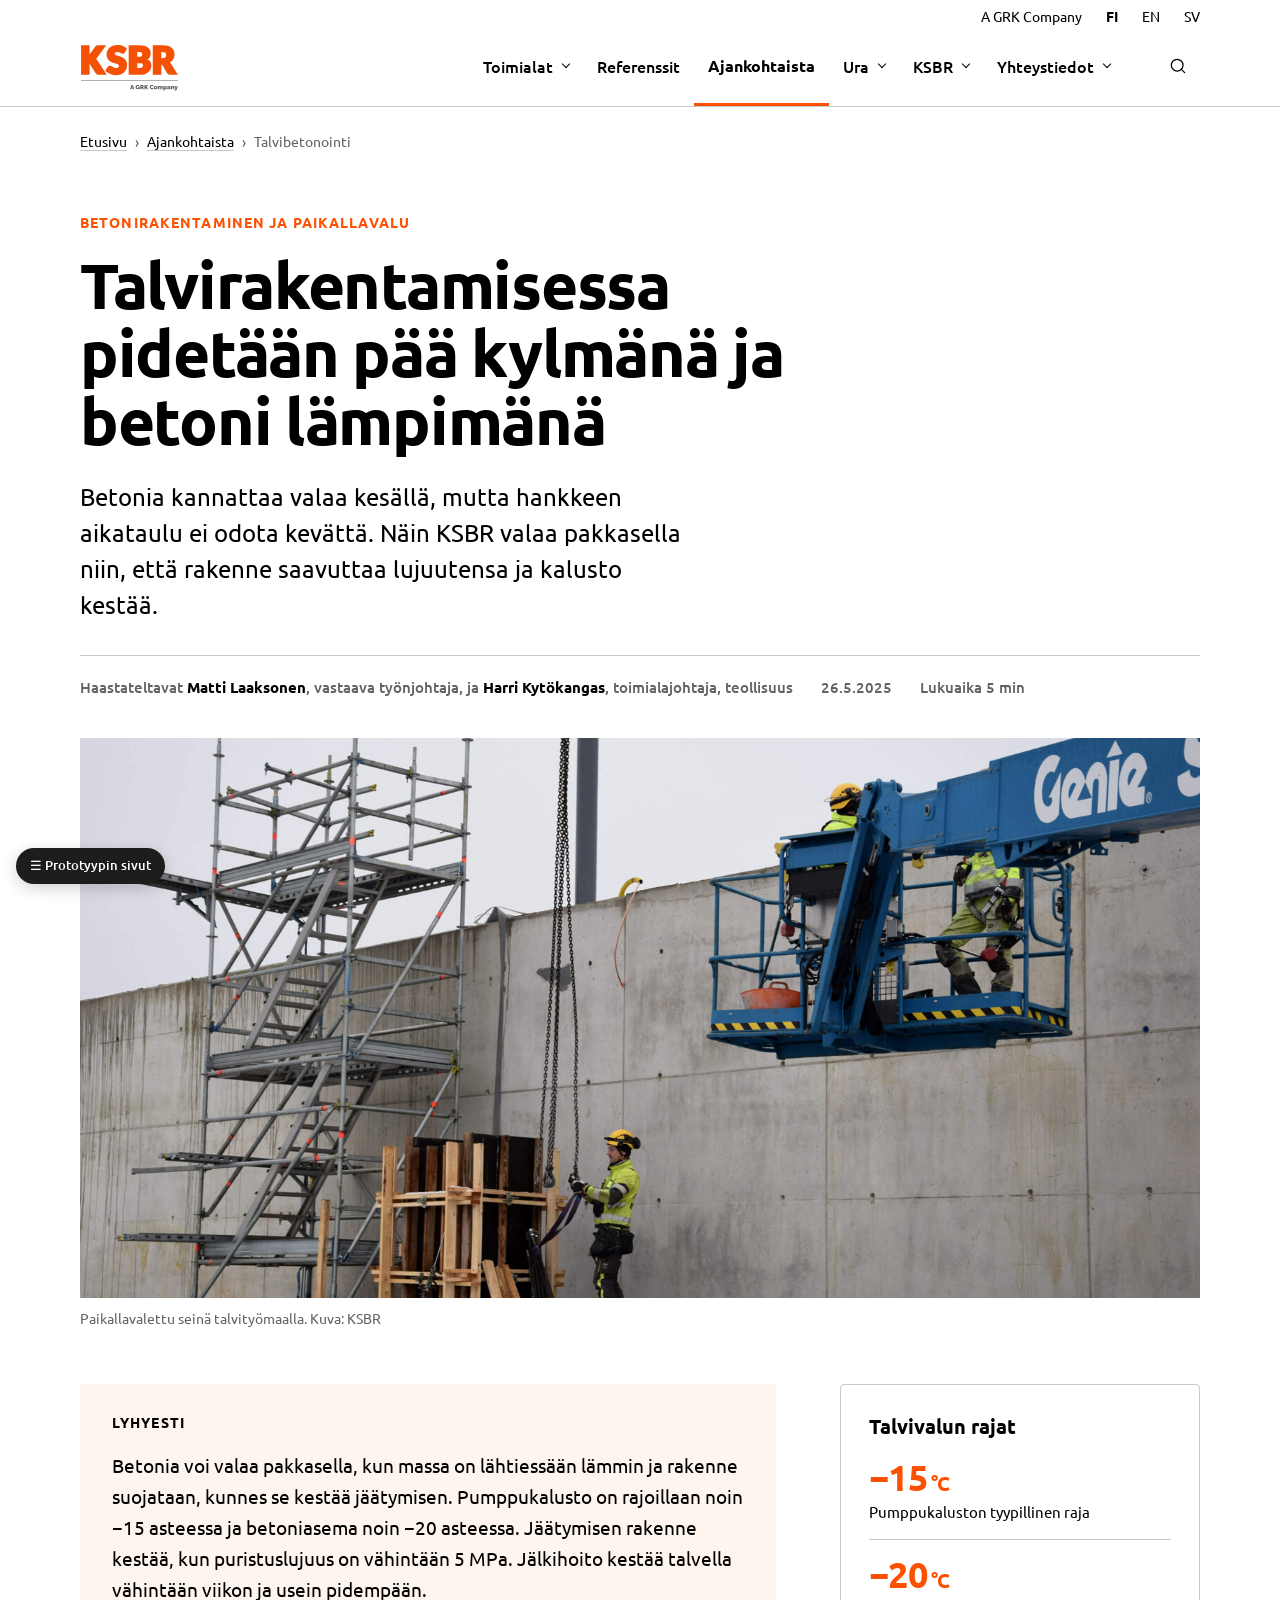
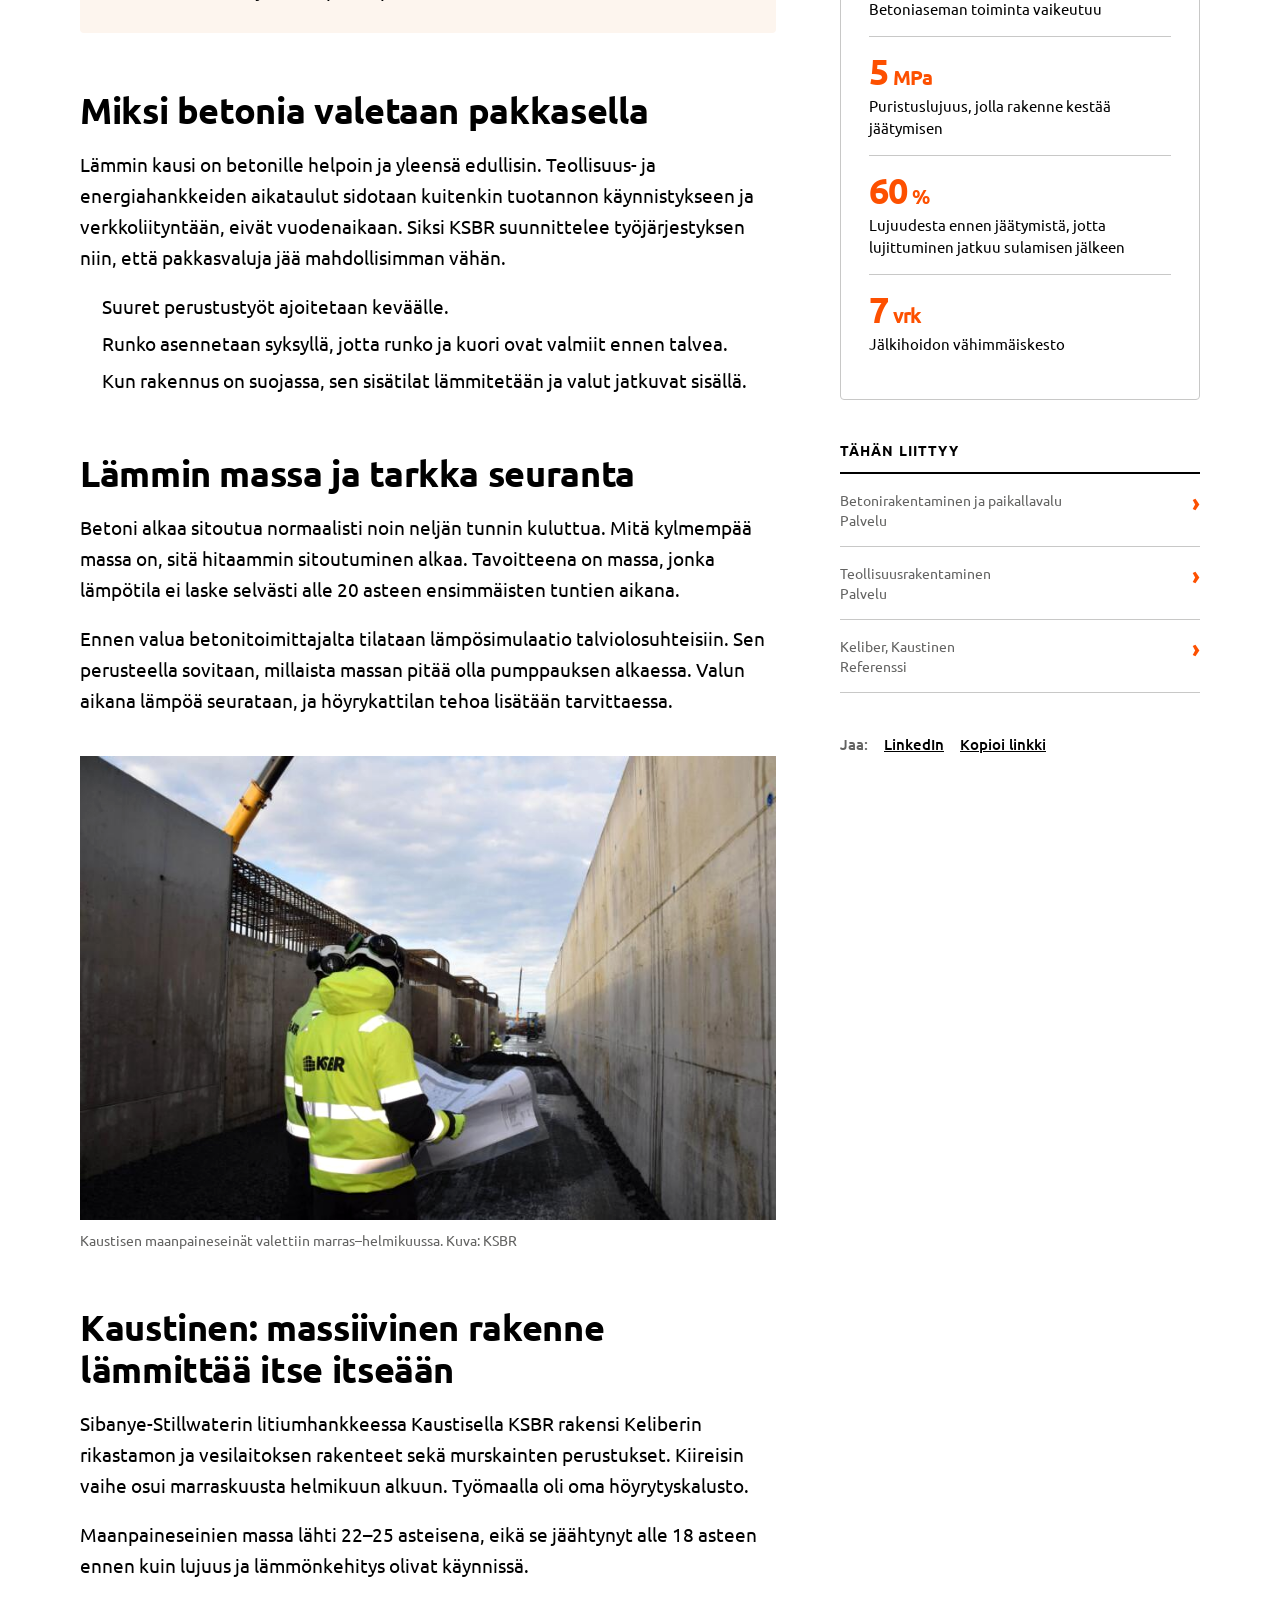
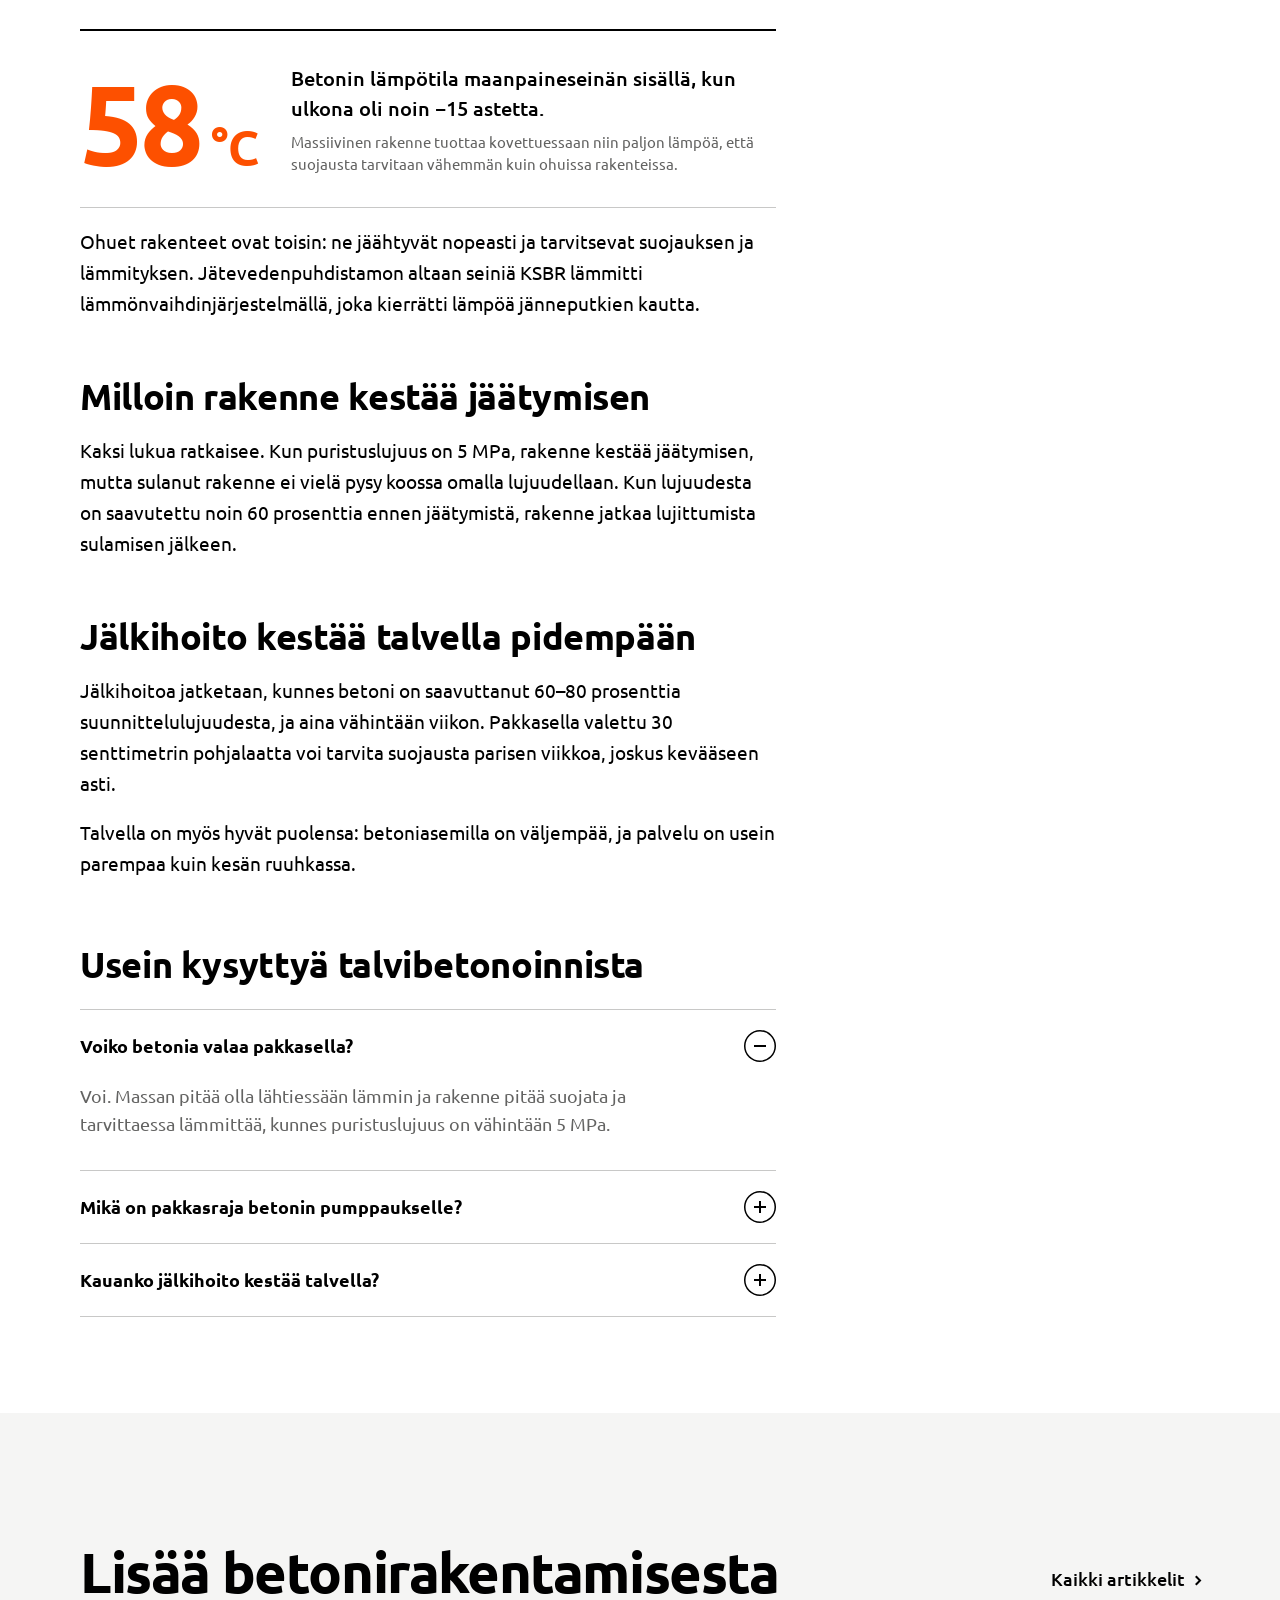
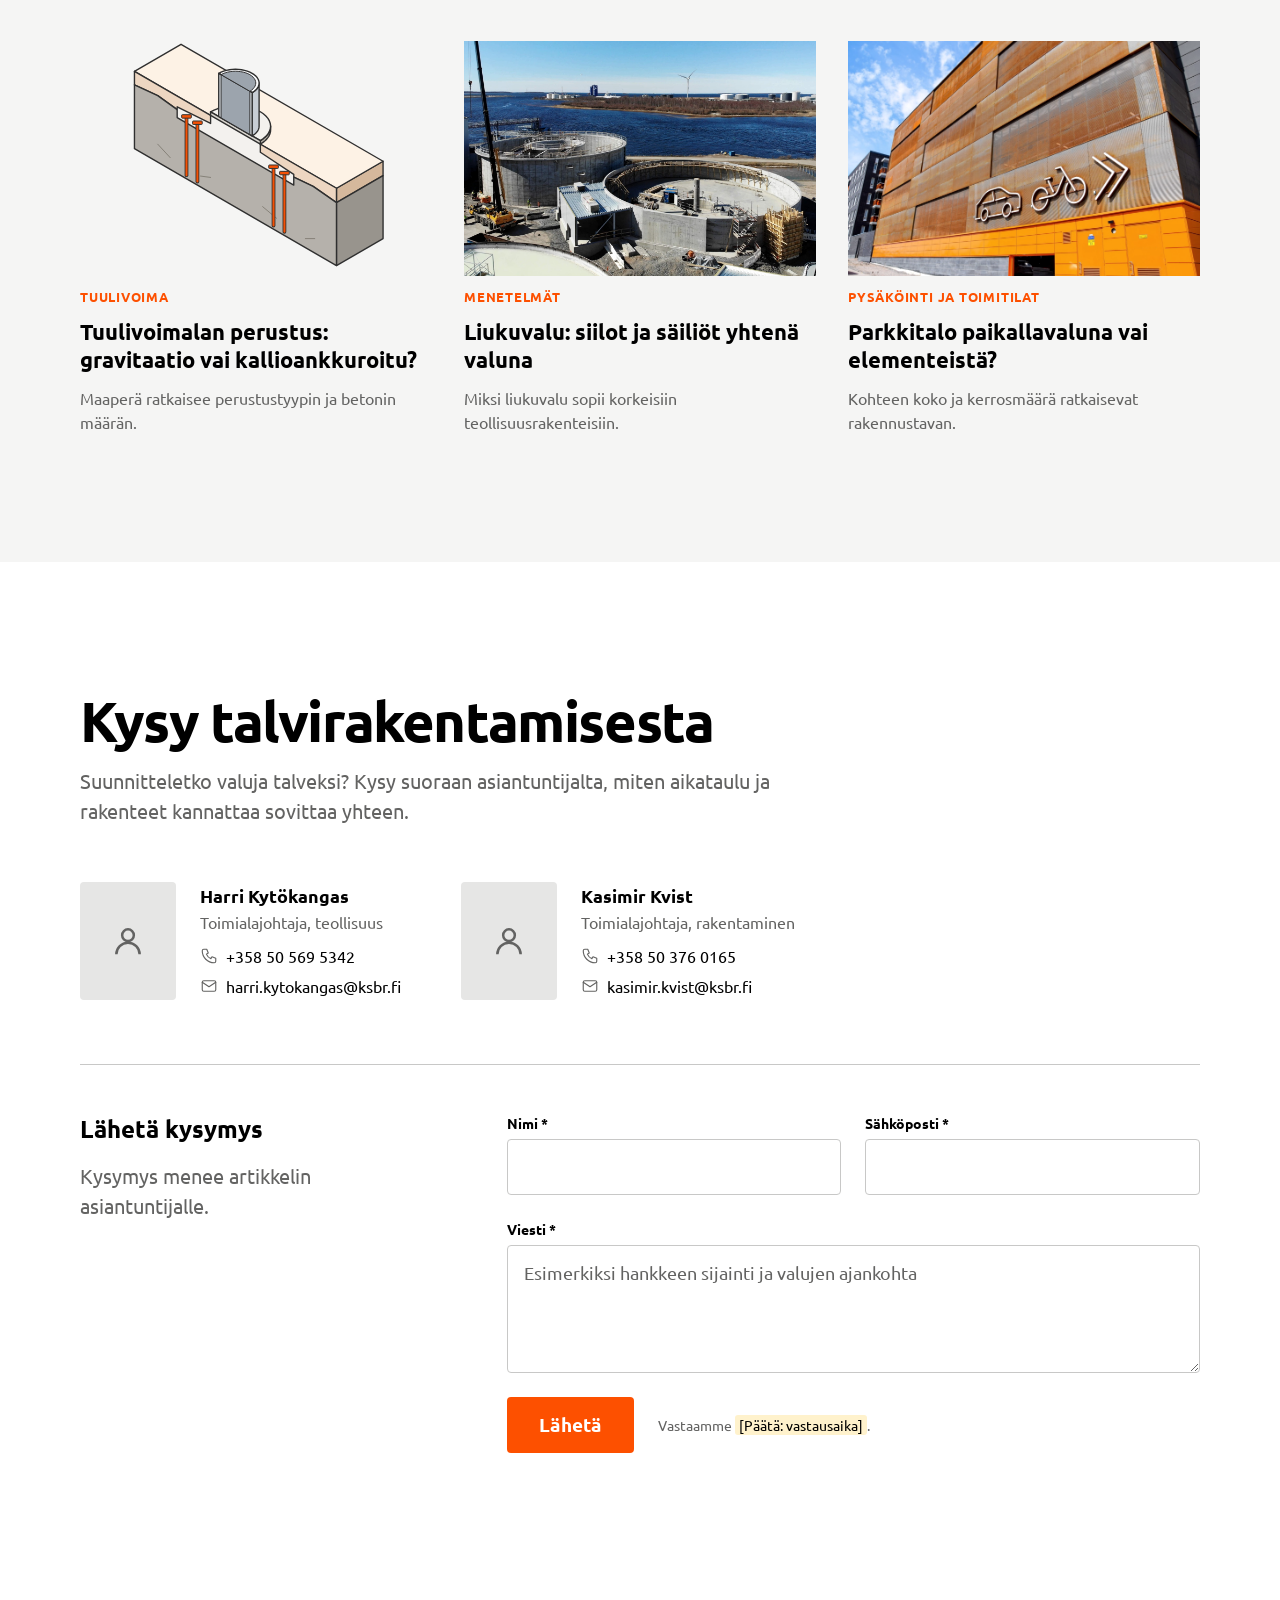
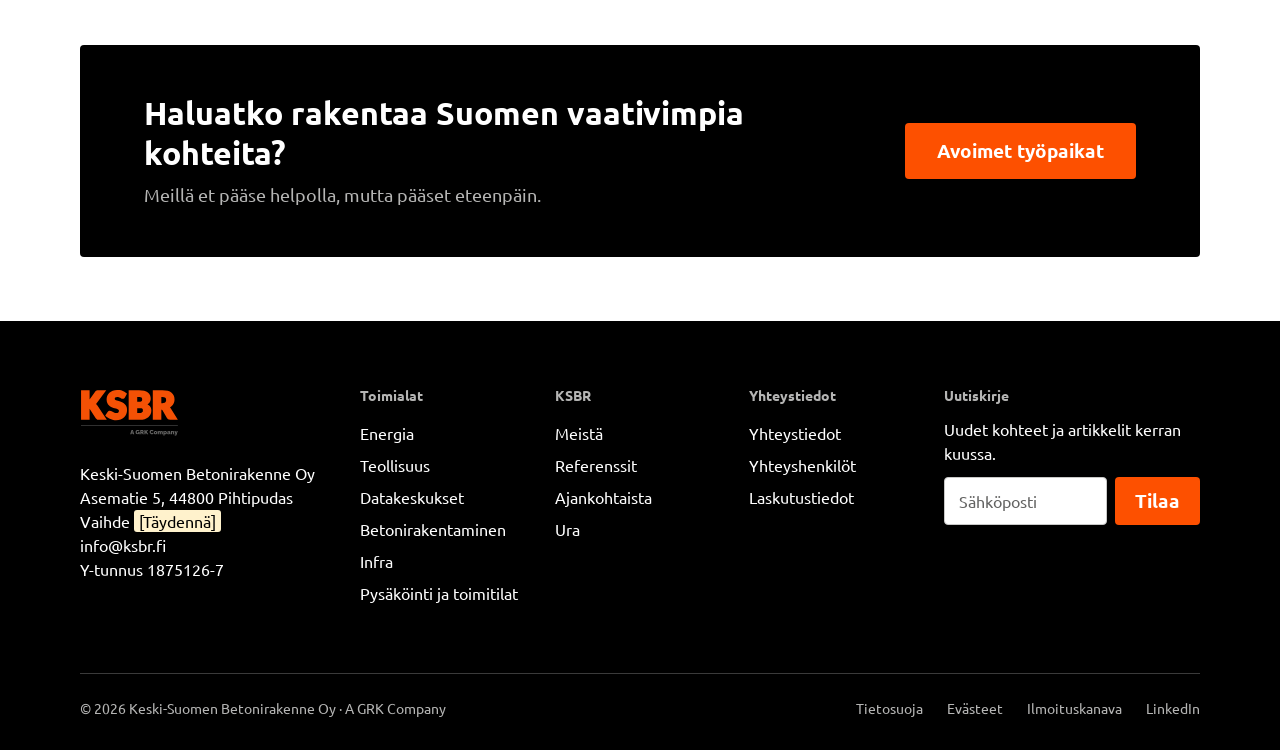
<file: artikkeli-talvibetonointi.html>
<!doctype html>
<html lang="fi">
<head>
<meta charset="utf-8">
<meta name="viewport" content="width=device-width, initial-scale=1">
<meta name="robots" content="noindex, nofollow">
<title>Artikkeli: Talvibetonointi · KSBR (prototyyppi)</title>

<link rel="stylesheet" href="css/tokens.css">
<link rel="stylesheet" href="css/bundle.css">
</head>
<body>


<link rel="stylesheet" href="https://fonts.googleapis.com/css2?family=Ubuntu:ital,wght@0,300;0,400;0,500;0,700;1,400&amp;display=swap">
<style>
body{margin:0;background:#fff}
a{color:#000000}a:hover{color:#fd5000}
.certs{display:grid;grid-template-columns:repeat(4,minmax(0,1fr));gap:24px}
.cert-head{display:flex;align-items:center;gap:16px}
.seal{flex:none;width:72px;height:72px;border-radius:4px;background:#e6e6e5;display:grid;place-items:center;box-shadow:inset 0 0 0 1px #c8c8c7}
.seal span{font-size:12px;line-height:16px;font-weight:500;color:#636362}
.cert{display:grid;grid-template-rows:auto auto 1fr auto;gap:12px;padding:32px 28px;background:#fff;border:1px solid #c8c8c7;border-radius:4px}
.cert-code{margin:0;font-size:32px;line-height:36px;font-weight:700;letter-spacing:-.01em;font-variant-numeric:lining-nums tabular-nums}
.cert-name{margin:0;font-size:16px;line-height:24px;font-weight:700;color:#636362;padding-bottom:16px;border-bottom:1px solid #e6e6e5}
.cert p.what{margin:0;font-size:16px;line-height:24px}
.cert .b-link{font-size:15px;margin-top:8px}
.qa-head{display:grid;grid-template-columns:7fr 5fr;gap:80px;align-items:end;margin-bottom:48px}
.qa-head .b-head{margin:0}
.quote{margin:64px 0 0;padding-top:48px;border-top:1px solid #c8c8c7;display:grid;grid-template-columns:4fr 8fr;gap:80px;align-items:start}
.quote blockquote{margin:0;font-size:32px;line-height:42px;font-weight:500;text-wrap:balance}
.quote blockquote::before{content:"”";display:block;font-size:80px;line-height:56px;font-weight:700;color:#fd5000}
.quote figcaption{font-size:16px;line-height:24px;padding-top:56px}
.quote figcaption b{display:block}
.co2{margin:0;justify-self:end;width:100%;max-width:420px}
.co2-bars{display:grid;grid-template-columns:1fr 1fr;gap:32px;align-items:end}
.co2-col{display:grid;justify-items:center;align-content:end;gap:8px}
.co2-bar{width:100%;max-width:120px;border-radius:4px 4px 0 0;background:#3a3a3a;box-shadow:0 1px 0 #7a7a79}
.co2-bar--now{background:#fd5000}
.co2-val{font-size:24px;line-height:32px;font-weight:700;color:#d0d0cf}
.co2-val--now{color:#fd5000}
.co2-lbl{margin-top:4px;font-size:14px;line-height:20px;color:#d0d0cf;text-align:center}
.co2 figcaption{margin-top:20px;font-size:14px;line-height:20px;color:#b5b5b4}
.resp{background:#000;color:#fff}
.resp-grid{display:grid;grid-template-columns:7fr 5fr;gap:80px;align-items:end}
.resp h2{margin:0;font-size:52px;line-height:60px;font-weight:700;letter-spacing:-.015em;color:#fff;text-wrap:balance}
.resp h2 em{font-style:normal;color:#fd5000}
.resp p{margin:16px 0 0;font-size:18px;line-height:28px;color:#d0d0cf}
.resp .b-link{color:#fff}
.resp .b-link:hover{color:#fff}
.b-footer__top{grid-template-columns:3fr 2fr 2fr 2fr 3fr}
@media (max-width:900px){
.b-h2,.resp h2{font-size:26px;line-height:32px}
.certs{grid-template-columns:repeat(2,minmax(0,1fr))}
.b-check,.b-people,.b-form{grid-template-columns:1fr}
.qa-head,.quote,.resp-grid,.b-lightform,.b-footer__top{grid-template-columns:1fr;gap:24px}
.quote figcaption{padding-top:0}
}

/* ---- hi-fi ---- */
.hf img{filter:saturate(.9) contrast(1.05)}
.hf-sec{padding:128px 80px}
.hf-h2{margin:0;font:700 56px/60px var(--font-head);letter-spacing:-.025em;text-wrap:balance}
.hf-lead{margin:20px 0 0;max-width:62ch;font:400 20px/30px var(--font-sans);color:var(--ink-2)}
.hf-eyebrow{margin:0 0 16px;font:700 13px/20px var(--font-head);letter-spacing:.12em;text-transform:uppercase;color:var(--ink-2)}
.hf-hero{position:relative;min-height:820px;display:grid;align-content:end;color:#fff;overflow:hidden;background:#111}
.hf-hero>img{position:absolute;inset:0;width:100%;height:100%;object-fit:cover}
.hf-hero::after{content:"";position:absolute;inset:0;background:linear-gradient(180deg,rgba(0,0,0,.2) 0%,rgba(0,0,0,0) 28%,rgba(0,0,0,.78) 100%),linear-gradient(90deg,rgba(0,0,0,.72) 0%,rgba(0,0,0,.35) 45%,rgba(0,0,0,0) 70%)}
.hf-hero__text{position:relative;z-index:1;padding:0 80px 160px;max-width:1100px}
.hf-hero .hf-eyebrow{color:#fff;opacity:.85}
.hf-hero h1{margin:0;font:700 112px/108px var(--font-head);letter-spacing:-.04em}
.hf-hero h1 span{display:block;color:var(--accent)}
.hf-hero p.lead{margin:32px 0 0;max-width:46ch;font:400 22px/32px var(--font-sans);color:#e8e8e7}
.hf-hero .acts{display:flex;flex-wrap:wrap;align-items:center;gap:16px 32px;margin-top:40px}
.hf-hero .acts .b-link{color:#fff}
.hf-hero__note{position:absolute;z-index:1;right:80px;top:24px;font-size:12px;line-height:16px;color:rgba(255,255,255,.6)}
.hf-tasks{position:relative;z-index:2;display:grid;grid-template-columns:repeat(4,minmax(0,1fr));margin:-72px 80px 0;background:#fff;box-shadow:0 24px 48px -24px rgba(0,0,0,.35)}
.hf-task{display:grid;grid-template-columns:28px 1fr 12px;gap:16px;align-items:center;padding:28px;text-decoration:none;color:var(--ink)}
.hf-task+.hf-task{border-left:1px solid var(--surface)}
.hf-task .b-ico{width:24px;height:24px;color:var(--ink)}
.hf-task b{display:block;font:700 18px/24px var(--font-head)}
.hf-task small{display:block;font-size:14px;line-height:20px;color:var(--ink-2)}
.hf-task::after{content:"";width:8px;height:8px;border:solid var(--ink);border-width:2px 2px 0 0;transform:rotate(45deg)}
.hf-task:hover b{text-decoration:underline;text-underline-offset:4px}
.hf-ind{display:grid;grid-template-columns:repeat(5,minmax(0,1fr));gap:24px;margin-top:64px}
.hf-indcard{display:grid;grid-template-rows:auto auto auto 1fr auto;gap:12px;text-decoration:none;color:var(--ink)}
.hf-indcard .ph{position:relative;aspect-ratio:3/4;overflow:hidden;margin-bottom:12px}
.hf-indcard .ph img{position:absolute;inset:0;width:100%;height:100%;object-fit:cover}
.hf-oldico{width:64px;height:64px;margin:-4px 0 0 -6px;filter:none!important}
.hf-indcard h3{margin:0;font:700 24px/30px var(--font-head);letter-spacing:-.01em}
.hf-indcard p{margin:0;font-size:16px;line-height:24px;color:var(--ink-2)}
.hf-indcard .b-link{align-self:end;justify-self:start;font-size:16px}
.hf-indcard:hover h3{text-decoration:underline;text-underline-offset:5px;text-decoration-thickness:2px}
.hf-ico{width:44px;height:44px;fill:none;stroke:var(--ink);stroke-width:1.75;stroke-linecap:round;stroke-linejoin:round}
.hf-ico .a{stroke:var(--accent)}
.hf-indfoot{display:flex;gap:16px 40px;margin-top:48px;padding-top:24px;border-top:1px solid var(--line)}
.hf-band{position:relative;min-height:640px;display:grid;align-content:end;overflow:hidden;color:#fff}
.hf-band>img{position:absolute;inset:0;width:100%;height:100%;object-fit:cover}
.hf-band::after{content:"";position:absolute;inset:0;background:linear-gradient(0deg,rgba(0,0,0,.82) 0%,rgba(0,0,0,.35) 50%,rgba(0,0,0,0) 75%),linear-gradient(90deg,rgba(0,0,0,.5) 0%,rgba(0,0,0,0) 60%)}
.hf-band__text{position:relative;z-index:1;padding:0 80px 72px;max-width:900px}
.hf-band .hf-eyebrow{color:#fff;opacity:.85}
.hf-band h2{margin:0;font:700 48px/54px var(--font-head);letter-spacing:-.02em}
.hf-band .b-link{margin-top:24px;color:#fff;display:inline-block}
.hf-why{background:#000;color:#fff}
.hf-why .hf-h2{color:#fff}
.hf-why .hf-lead{color:var(--on-dark)}
.hf-nums{display:grid;grid-template-columns:repeat(3,minmax(0,1fr));gap:48px;margin-top:80px}
.hf-num b{display:block;font:700 144px/1 var(--font-head);letter-spacing:-.05em;color:var(--accent);font-variant-numeric:lining-nums tabular-nums}
.hf-num small{display:block;margin-top:16px;padding-bottom:28px;border-bottom:1px solid var(--on-dark-line);font:500 18px/26px var(--font-sans);color:var(--on-dark)}
.hf-num small em{font-style:normal;font-weight:700;color:#fff;margin-right:6px}
.hf-num h3{margin:28px 0 8px;font:700 24px/32px var(--font-head)}
.hf-num p{margin:0;font-size:16px;line-height:24px;color:var(--on-dark)}
.hf-certs{display:flex;flex-wrap:wrap;gap:12px 32px;margin-top:80px;padding-top:24px;border-top:1px solid var(--on-dark-line);font:700 14px/20px var(--font-sans)}
.hf-certs span:first-child{color:var(--on-dark-muted);letter-spacing:.1em;text-transform:uppercase}
.hf-cards{display:grid;grid-template-columns:repeat(3,minmax(0,1fr));gap:24px;margin-top:56px}
.hf-card{display:grid;gap:12px;align-content:start;text-decoration:none;color:var(--ink)}
.hf-card .ph{position:relative;aspect-ratio:4/3;overflow:hidden;margin-bottom:8px}
.hf-card .ph img{position:absolute;inset:0;width:100%;height:100%;object-fit:cover}
.hf-card .meta{margin:0;font-size:14px;line-height:20px;color:var(--ink-2)}
.hf-card h3{margin:0;font:700 24px/30px var(--font-head);letter-spacing:-.01em}
.hf-card p{margin:0;font-size:16px;line-height:24px;color:var(--ink-2)}
.hf-card:hover h3{text-decoration:underline;text-underline-offset:5px;text-decoration-thickness:2px}
.hf-headrow{display:flex;justify-content:space-between;align-items:end;gap:32px}
.hf-edge{display:grid;grid-template-columns:1fr 1fr;min-height:640px}
.hf-edge .ph{position:relative;overflow:hidden}
.hf-edge .ph img{position:absolute;inset:0;width:100%;height:100%;object-fit:cover}
.hf-edge .tx{display:grid;align-content:center;gap:0;padding:96px 80px}
.hf-edge--tint .tx{background:var(--tint)}
.hf-edge .acts{display:flex;flex-wrap:wrap;gap:16px 32px;margin-top:40px;align-items:center}
.hf-edge blockquote{margin:48px 0 0;padding-top:28px;border-top:1px solid var(--line);font:700 22px/32px var(--font-head)}
.hf-edge cite{display:block;margin-top:8px;font:400 16px/24px var(--font-sans);color:var(--ink-2)}
.hf-news{display:grid;grid-template-columns:repeat(3,minmax(0,1fr));gap:24px;margin-top:56px}
.hf-news a{display:grid;grid-template-rows:auto auto 1fr auto;gap:12px;text-decoration:none;color:var(--ink)}
.hf-news .ph{position:relative;aspect-ratio:16/10;overflow:hidden;margin-bottom:8px}
.hf-news .ph img{position:absolute;inset:0;width:100%;height:100%;object-fit:cover}
.hf-news time{font-size:14px;line-height:20px;color:var(--ink-2)}
.hf-news h3{margin:0;font:700 22px/30px var(--font-head)}
.hf-news .b-link{align-self:end;justify-self:start}
.hf-news a:hover h3{text-decoration:underline;text-underline-offset:4px}
.hf-letter{display:grid;grid-template-columns:5fr 7fr;gap:48px;align-items:center;margin-top:72px;padding:40px;background:#fff}
.hf-letter h3{margin:0;font:700 26px/32px var(--font-head)}
.hf-letter p{margin:6px 0 0;color:var(--ink-2)}
.hf-letter form{display:flex;gap:8px}.hf-letter .b-input{flex:1}
.hf-steps{display:grid;grid-template-columns:repeat(5,minmax(0,1fr));gap:20px;margin-top:64px;position:relative}
.hf-step{display:grid;grid-template-rows:auto auto auto 1fr auto;gap:10px;text-decoration:none;color:var(--ink)}
.hf-step .no{display:flex;align-items:center;gap:16px;font:700 56px/1 var(--font-head);letter-spacing:-.03em;color:var(--accent);font-variant-numeric:lining-nums tabular-nums}
.hf-step .no::after{content:"";flex:1;height:1px;background:var(--line)}
.hf-step:last-child .no::after{background:transparent}
.hf-step .ph{position:relative;aspect-ratio:3/4;overflow:hidden;margin:6px 0 10px}
.hf-step .ph img{position:absolute;inset:0;width:100%;height:100%;object-fit:cover}
.hf-step h3{margin:0;font:700 22px/28px var(--font-head)}
.hf-step p{margin:0;font-size:15px;line-height:22px;color:var(--ink-2)}
.hf-step .b-link{align-self:end;justify-self:start;font-size:15px}
.hf-step:hover h3{text-decoration:underline;text-underline-offset:4px}
.hf-herostats{position:relative;z-index:1;display:grid;grid-template-columns:repeat(3,minmax(0,1fr));margin:0 80px;border-top:1px solid rgba(255,255,255,.35)}
.hf-herostats div{padding:28px 0 40px}
.hf-herostats b{display:block;font:700 72px/1 var(--font-head);letter-spacing:-.04em;color:var(--accent)}
.hf-herostats small{display:block;margin-top:10px;font:500 16px/24px var(--font-sans);color:#e8e8e7}
.hf-herostats small em{font-style:normal;font-weight:700;color:#fff;margin-right:6px}
.hf-usp{display:grid;grid-template-columns:repeat(3,minmax(0,1fr));gap:48px;margin-top:64px}
.hf-usp div{padding-top:28px;border-top:1px solid var(--on-dark-line)}
.hf-usp h3{margin:0 0 12px;font:700 28px/34px var(--font-head);letter-spacing:-.01em;color:#fff}
.hf-usp p{margin:0;font-size:17px;line-height:26px;color:var(--on-dark)}
@media (max-width:900px){
.hf-sec{padding:72px 20px}.hf-h2{font-size:34px;line-height:40px}
.hf-hero{min-height:640px}.hf-hero__text{padding:0 20px 120px}.hf-hero h1{font-size:52px;line-height:50px}
.hf-tasks{grid-template-columns:1fr;margin:-48px 20px 0}.hf-task+.hf-task{border-left:0;border-top:1px solid var(--surface)}
.hf-ind,.hf-nums,.hf-cards,.hf-news,.hf-letter,.hf-edge,.hf-steps,.hf-usp,.hf-herostats{grid-template-columns:1fr}
.hf-ind{grid-template-columns:1fr 1fr}
.hf-num b{font-size:88px}.hf-edge .tx{padding:56px 20px}.hf-band__text{padding:0 20px 48px}.hf-band h2{font-size:30px;line-height:36px}
.hf-herostats{margin:0 20px}.hf-herostats b{font-size:48px}
}

/* ---- hi-fi: yleiset sivut ---- */
.hf .b-section{padding:128px 80px}
.hf .b-section--tight{padding-top:64px;padding-bottom:64px}
.hf .b-h1{font-size:80px;line-height:84px;letter-spacing:-.035em}
.hf .b-h2{font-size:56px;line-height:60px;letter-spacing:-.025em;text-wrap:balance}
.hf .b-head .b-body{font-size:20px;line-height:30px}
.hf .b-head{margin-bottom:56px}
.hf .b-lead{font-size:22px;line-height:32px}
.hf .b-why__num,.hf .why-num{font-size:120px;line-height:1;letter-spacing:-.05em;color:var(--accent)}
.hf .b-chain__no{font-size:56px;line-height:1;letter-spacing:-.03em;color:var(--accent)}
.hf .b-case h3{font-size:22px;line-height:28px}
.hf .b-case:hover h3,.hf .b-industry:hover h3{text-decoration:underline;text-underline-offset:5px;text-decoration-thickness:2px}
.hf-hero--page{min-height:760px}
.hf-hero--page .hf-hero__text{display:grid;gap:20px;padding-bottom:104px;max-width:1000px}
.hf-hero--page h1,.hf-hero--page .b-h1{margin:0;color:#fff;font:700 80px/84px var(--font-head);letter-spacing:-.035em;max-width:16ch;text-wrap:balance}
.hf-hero--page .b-lead{margin:0;color:#e8e8e7;max-width:48ch}
.hf-hero--page .b-eyebrow{color:#fff;opacity:.85}
.hf-hero--page a:not(.b-btn){color:#fff}
.hf-hero--page .tag{background:transparent;color:#fff;border-color:rgba(255,255,255,.55)}
.hf-hero--page .quick a{text-decoration-color:rgba(255,255,255,.5)}
.hf-hero--page .recruiter-mini{border-color:rgba(255,255,255,.3);color:#fff}
.hf-hero--page .recruiter-mini b{color:#d0d0cf}
.hf-hero--page .recruiter-mini .b-ico{color:#fff}
@media (max-width:900px){
.hf .b-section{padding:72px 20px}.hf .b-h2{font-size:34px;line-height:40px}.hf .b-h1{font-size:44px;line-height:48px}
.hf-hero--page{min-height:600px}.hf-hero--page h1,.hf-hero--page .b-h1{font-size:44px;line-height:48px}.hf-hero--page .hf-hero__text{padding:0 20px 72px}
.hf .b-why__num,.hf .why-num{font-size:72px}
}

/* ---- audit-korjaukset ---- */
.hf-skip{position:absolute;left:16px;top:-80px;z-index:100;padding:12px 16px;background:var(--ink);color:#fff;font:700 16px/24px var(--font-sans);text-decoration:none}
.hf-skip:focus{top:16px;color:#fff}
.hf :focus-visible{outline:3px solid var(--accent);outline-offset:3px}
.hf .b-btn:focus-visible{outline:3px solid var(--ink);outline-offset:2px;box-shadow:0 0 0 2px #fff}
.hf .b-footer h2.hf-fh{margin:0 0 12px;font-size:14px;line-height:20px;font-weight:700;color:var(--on-dark-muted)}
.hf .sr-only{position:absolute;width:1px;height:1px;overflow:hidden;clip:rect(0 0 0 0);white-space:nowrap}
.hf h3 .b-gap,.hf .b-person__name .b-gap{font-size:.75em;font-weight:500}
.hf .b-step::before{font-size:48px;line-height:1;letter-spacing:-.03em}
.hf-hero::after{background:linear-gradient(0deg,rgba(0,0,0,.52) 0%,rgba(0,0,0,0) 40%),linear-gradient(90deg,rgba(0,0,0,.68) 0%,rgba(0,0,0,.55) 38%,rgba(0,0,0,.16) 60%,rgba(0,0,0,0) 74%)}
.hf-hero .lead,.hf-hero--page .b-lead{max-width:40ch}
.hf-menu{display:none;align-items:center;gap:8px;min-height:44px;padding:0 12px;border:1px solid var(--line);border-radius:4px;background:#fff;font:700 15px/20px var(--font-sans);color:var(--ink)}
.hf-menu i{display:block;width:18px;height:2px;background:currentColor;box-shadow:0 6px 0 currentColor,0 -6px 0 currentColor}
.hf .hf-hero h1,.hf .hf-hero--page h1{hyphens:auto;overflow-wrap:anywhere}
@media (max-width:1200px){.hf-ind,.hf-steps{grid-template-columns:repeat(3,minmax(0,1fr))}}
@media (max-width:900px){
.hf .b-nav__menu,.hf .b-nav__util{display:none}.hf-menu{display:inline-flex;margin-left:auto}
.hf .hf-hero h1,.hf .hf-hero--page h1{font-size:clamp(34px,9vw,52px);line-height:1.08}
.hf-ind,.hf-steps{grid-template-columns:1fr 1fr}
}

/* ---- audit-kierros-3 ---- */
.hf .hf-hero h1,.hf .hf-hero--page h1{hyphens:manual;overflow-wrap:normal}
.hf-hero--page h1,.hf-hero--page .b-h1{max-width:20ch}
.hf-hero--page .b-lead{font:400 20px/30px var(--font-sans);max-width:44ch}
.hf-hero--tv h1{font-size:clamp(34px,5vw,64px)!important;line-height:1.06!important;max-width:16ch}
.hf-hero>img{object-position:var(--pos,center)}
.b-nav__menu.is-open{display:grid!important;position:absolute;left:0;right:0;top:100%;z-index:50;gap:0;padding:8px 20px 24px;background:#fff;box-shadow:0 24px 32px -24px rgba(0,0,0,.4)}
.b-nav__menu.is-open .b-nav__item{padding:16px 0;border-bottom:1px solid var(--surface);font-size:18px}
.hf .b-nav__bar{position:relative}
@media (max-width:900px){
.hf-hero::after{background:linear-gradient(0deg,rgba(0,0,0,.74) 0%,rgba(0,0,0,.6) 50%,rgba(0,0,0,.24) 85%,rgba(0,0,0,.1) 100%)}
.hf-hero>img{object-position:70% 20%}
}
@media (max-width:600px){.hf .hf-hero h1,.hf .hf-hero--page h1{overflow-wrap:anywhere}}

/* ---- audit-kierros-4 ---- */
@media (max-width:600px){.hf-ind>:last-child:nth-child(odd){grid-column:1/-1}}
.hf .b-link{white-space:nowrap}
.hf-indfoot{flex-wrap:wrap}
.b-nav__menu .hf-langs{display:none}
.b-nav__menu.is-open .hf-langs{display:flex;gap:20px;align-items:center;padding:20px 0 4px;font-size:15px}
.b-nav__menu.is-open .hf-langs a{min-height:44px;display:inline-flex;align-items:center;text-decoration:none;color:var(--ink)}
.b-nav__menu.is-open .hf-langs a[aria-current]{font-weight:700;text-decoration:underline;text-underline-offset:4px}
.b-nav__menu.is-open .hf-langs .grk{margin-left:auto;color:var(--ink-2)}
body.menu-open{overflow:hidden}
@media (max-width:600px){
.hf-headrow{flex-direction:column;align-items:flex-start;gap:16px}
.hf-hero--tv .hf-hero__text{padding-top:56px}
.hf-herostats{grid-template-columns:repeat(3,minmax(0,1fr))!important;margin:0 20px;gap:12px}
.hf-herostats div{padding:20px 0 28px}
.hf-herostats b{font-size:34px}
.hf-herostats small{font-size:13px;line-height:18px}
.hf-steps{grid-template-columns:1fr!important}
.hf-step .ph{aspect-ratio:16/9}
.hf .b-media:not(:has(img)){aspect-ratio:16/9;min-height:0}
}

/* ---- artikkeli ---- */
.ar-head{max-width:1280px;margin:0 auto;padding:56px 80px 0}
.ar-tag{display:inline-block;font:700 14px/20px var(--font-sans);letter-spacing:.08em;text-transform:uppercase;color:var(--accent);text-decoration:none}
.ar-tag:hover{text-decoration:underline}
.ar-head h1{max-width:20ch;margin:16px 0 0;font:700 64px/68px var(--font-head);letter-spacing:-.02em;hyphens:manual}
.ar-lead{max-width:44ch;margin:24px 0 0;font:400 24px/36px var(--font-sans);color:var(--ink)}
.ar-meta{display:flex;flex-wrap:wrap;gap:8px 28px;margin:32px 0 0;padding:20px 0 0;border-top:1px solid var(--line);font:500 15px/22px var(--font-sans);color:var(--ink-2)}
.ar-meta b{color:var(--ink);font-weight:700}
.ar-hero{max-width:1280px;margin:40px auto 0;padding:0 80px}
.ar-hero figure{margin:0}
.ar-hero img{display:block;width:100%;aspect-ratio:16/8;object-fit:cover;object-position:50% 45%}
.ar-hero figcaption,.ar-fig figcaption{margin-top:10px;font:400 14px/20px var(--font-sans);color:var(--ink-2)}
.ar-grid{display:grid;grid-template-columns:minmax(0,720px) minmax(0,360px);justify-content:space-between;gap:64px;max-width:1280px;margin:0 auto;padding:56px 80px 96px}
.ar-sum{padding:28px 32px;background:var(--tint);border-radius:4px}
.hf .ar-sum h2,.ar-sum h2{margin:0;font:700 14px/20px var(--font-sans);letter-spacing:.08em;text-transform:uppercase}
.ar-sum p{margin:10px 0 0;font:400 19px/30px var(--font-sans)}
.ar-body h2{margin:56px 0 0;font:700 36px/42px var(--font-head);letter-spacing:-.01em}
.ar-body p{margin:18px 0 0;font:400 19px/31px var(--font-sans)}
.ar-body ul{margin:18px 0 0;padding-left:22px;font:400 19px/31px var(--font-sans)}
.ar-body li+li{margin-top:6px}
.ar-fig{margin:40px 0 0}
.ar-fig img{display:block;width:100%;aspect-ratio:3/2;object-fit:cover}
.ar-big{display:grid;grid-template-columns:auto 1fr;gap:12px 32px;align-items:end;margin:48px 0 8px;padding:32px 0;border-top:2px solid #000;border-bottom:1px solid var(--line)}
.ar-big b{font:700 112px/.9 var(--font-head);letter-spacing:-.04em;color:var(--accent)}
.ar-big b small{font-size:48px;letter-spacing:0}
.ar-big p{margin:0;font:500 20px/30px var(--font-sans)}
.ar-big p span{display:block;margin-top:8px;font:400 15px/22px var(--font-sans);color:var(--ink-2)}
.ar-side{display:grid;gap:40px;align-content:start;position:sticky;top:24px}
.ar-facts{padding:28px;border:1px solid var(--line);border-radius:4px}
.hf .ar-facts h2,.ar-facts h2{margin:0 0 4px;font:700 20px/26px var(--font-head)}
.ar-facts dl{margin:0}
.ar-facts div{padding:16px 0;border-top:1px solid var(--line)}
.ar-facts div:first-child{border-top:0}
.ar-facts dt{font:700 36px/1 var(--font-head);letter-spacing:-.02em;color:var(--accent)}
.ar-facts dt small{font-size:20px}
.ar-facts dd{margin:6px 0 0;font:400 15px/22px var(--font-sans)}
.hf .ar-rel h2,.ar-rel h2{margin:0;padding-bottom:12px;border-bottom:2px solid #000;font:700 14px/20px var(--font-sans);letter-spacing:.08em;text-transform:uppercase}
.ar-rel a{display:flex;justify-content:space-between;gap:16px;padding:16px 0;border-bottom:1px solid var(--line);color:var(--ink);text-decoration:none;font:700 17px/24px var(--font-sans)}
.ar-rel a span{display:block;font:400 14px/20px var(--font-sans);color:var(--ink-2)}
.ar-rel a::after{content:"›";font-size:24px;line-height:24px;color:var(--accent)}
.ar-rel a:hover{color:var(--accent)}
.ar-share{display:flex;gap:16px;font:500 15px/22px var(--font-sans);color:var(--ink-2)}
.ar-share a{color:var(--ink)}
.ar-more{display:grid;grid-template-columns:repeat(3,minmax(0,1fr));gap:32px;margin-top:40px}
.ar-more a{display:grid;gap:12px;align-content:start;color:var(--ink);text-decoration:none}
.ar-more img{display:block;width:100%;aspect-ratio:3/2;object-fit:cover}
.ar-more small{font:700 13px/18px var(--font-sans);letter-spacing:.06em;text-transform:uppercase;color:var(--accent)}
.ar-more h3{margin:0;font:700 22px/28px var(--font-head)}
.ar-more p{margin:0;font:400 16px/24px var(--font-sans);color:var(--ink-2)}
.ar-more a:hover h3{color:var(--accent)}
@media (max-width:1200px){.ar-grid{grid-template-columns:1fr;gap:48px}.ar-side{position:static}}
@media (max-width:900px){.ar-head,.ar-hero{padding-left:20px;padding-right:20px}.ar-grid{padding:40px 20px 72px}.ar-head h1{font-size:44px;line-height:48px}.ar-lead{font-size:20px;line-height:30px}.ar-more{grid-template-columns:1fr}.ar-big b{font-size:80px}}
</style>

<div class="b-root hf" style="width: 100%;">
<a class="hf-skip" href="#sisalto">Siirry sisältöön</a>

<header class="b-nav">
  <div class="b-nav__util"><a href="https://grk.fi">A GRK Company</a><a href="#" data-proto-missing aria-current="true">FI</a><a href="#" data-proto-missing>EN</a><a href="#" data-proto-missing>SV</a></div>
  <div class="b-nav__bar">
    <img fetchpriority="high" class="b-nav__logo" src="img/ksbr-logo.svg" alt="KSBR – A GRK Company">
    <nav class="b-nav__menu" id="paavalikko" aria-label="Päävalikko">
      <a class="b-nav__item b-nav__item--menu" href="index.html#toimialat">Toimialat</a>
      <a class="b-nav__item" href="referenssit.html">Referenssit</a>
      <a class="b-nav__item" href="#" data-proto-missing aria-current="page">Ajankohtaista</a>
      <a class="b-nav__item b-nav__item--menu" href="ura.html">Ura</a>
      <a class="b-nav__item b-nav__item--menu" href="index.html">KSBR</a>
      <a class="b-nav__item b-nav__item--menu" href="yhteystiedot.html">Yhteystiedot</a>
      <div class="hf-langs"><a href="#" data-proto-missing aria-current="page" lang="fi">FI</a><a href="#" data-proto-missing hreflang="en" lang="en">EN</a><a href="#" data-proto-missing hreflang="sv" lang="sv">SV</a><a class="grk" href="https://grk.fi">A GRK Company</a></div>
    </nav>
    <button class="hf-menu" type="button" aria-expanded="false" aria-controls="paavalikko"><i aria-hidden="true"></i>Valikko</button>
    <a class="b-nav__search" href="index.html" aria-label="Haku"><svg class="b-ico" viewBox="0 0 24 24" aria-hidden="true"><circle cx="11" cy="11" r="7"></circle><path d="m20 20-4-4"></path></svg></a>
  </div>
</header>
<ol class="b-crumbs"><li><a href="index.html">Etusivu</a></li><li><a href="#" data-proto-missing>Ajankohtaista</a></li><li aria-current="page">Talvibetonointi</li></ol>
<main id="sisalto">

<article>
<header class="ar-head">
  <a class="ar-tag" href="betonirakentaminen.html">Betonirakentaminen ja paikallavalu</a>
  <h1>Talvirakentamisessa pidetään pää kylmänä ja betoni lämpimänä</h1>
  <p class="ar-lead">Betonia kannattaa valaa kesällä, mutta hankkeen aikataulu ei odota kevättä. Näin KSBR valaa pakkasella niin, että rakenne saavuttaa lujuutensa ja kalusto kestää.</p>
  <p class="ar-meta"><span>Haastateltavat <b>Matti Laaksonen</b>, vastaava työnjohtaja, ja <b>Harri Kytökangas</b>, toimialajohtaja, teollisuus</span><span>26.5.2025</span><span>Lukuaika 5 min</span></p>
</header>
<div class="ar-hero"><figure><img fetchpriority="high" src="img/DSC_0031-1600x1000.jpg" alt="KSBR:n työntekijät viimeistelevät paikallavalettua betoniseinää henkilönostimelta talvella"><figcaption>Paikallavalettu seinä talvityömaalla. Kuva: KSBR</figcaption></figure></div>

<div class="ar-grid">
  <div class="ar-body">
    <section class="ar-sum" aria-labelledby="ar-lyhyesti"><h2 id="ar-lyhyesti">Lyhyesti</h2>
      <p>Betonia voi valaa pakkasella, kun massa on lähtiessään lämmin ja rakenne suojataan, kunnes se kestää jäätymisen. Pumppukalusto on rajoillaan noin −15 asteessa ja betoniasema noin −20 asteessa. Jäätymisen rakenne kestää, kun puristuslujuus on vähintään 5 MPa. Jälkihoito kestää talvella vähintään viikon ja usein pidempään.</p>
    </section>

    <h2>Miksi betonia valetaan pakkasella</h2>
    <p>Lämmin kausi on betonille helpoin ja yleensä edullisin. Teollisuus- ja energiahankkeiden aikataulut sidotaan kuitenkin tuotannon käynnistykseen ja verkkoliityntään, eivät vuodenaikaan. Siksi KSBR suunnittelee työjärjestyksen niin, että pakkasvaluja jää mahdollisimman vähän.</p>
    <ul>
      <li>Suuret perustustyöt ajoitetaan keväälle.</li>
      <li>Runko asennetaan syksyllä, jotta runko ja kuori ovat valmiit ennen talvea.</li>
      <li>Kun rakennus on suojassa, sen sisätilat lämmitetään ja valut jatkuvat sisällä.</li>
    </ul>

    <h2>Lämmin massa ja tarkka seuranta</h2>
    <p>Betoni alkaa sitoutua normaalisti noin neljän tunnin kuluttua. Mitä kylmempää massa on, sitä hitaammin sitoutuminen alkaa. Tavoitteena on massa, jonka lämpötila ei laske selvästi alle 20 asteen ensimmäisten tuntien aikana.</p>
    <p>Ennen valua betonitoimittajalta tilataan lämpösimulaatio talviolosuhteisiin. Sen perusteella sovitaan, millaista massan pitää olla pumppauksen alkaessa. Valun aikana lämpöä seurataan, ja höyrykattilan tehoa lisätään tarvittaessa.</p>
    <figure class="ar-fig"><img loading="lazy" decoding="async" src="img/DSC_0105-800x533.jpg" alt="Kaksi KSBR:n työnjohtajaa tarkastelee piirustuksia maanpaineseinien välissä"><figcaption>Kaustisen maanpaineseinät valettiin marras–helmikuussa. Kuva: KSBR</figcaption></figure>

    <h2>Kaustinen: massiivinen rakenne lämmittää itse itseään</h2>
    <p>Sibanye-Stillwaterin litiumhankkeessa Kaustisella KSBR rakensi Keliberin rikastamon ja vesilaitoksen rakenteet sekä murskainten perustukset. Kiireisin vaihe osui marraskuusta helmikuun alkuun. Työmaalla oli oma höyrytyskalusto.</p>
    <p>Maanpaineseinien massa lähti 22–25 asteisena, eikä se jäähtynyt alle 18 asteen ennen kuin lujuus ja lämmönkehitys olivat käynnissä.</p>
    <div class="ar-big"><b>58<small> °C</small></b><p>Betonin lämpötila maanpaineseinän sisällä, kun ulkona oli noin −15 astetta.<span>Massiivinen rakenne tuottaa kovettuessaan niin paljon lämpöä, että suojausta tarvitaan vähemmän kuin ohuissa rakenteissa.</span></p></div>
    <p>Ohuet rakenteet ovat toisin: ne jäähtyvät nopeasti ja tarvitsevat suojauksen ja lämmityksen. Jätevedenpuhdistamon altaan seiniä KSBR lämmitti lämmönvaihdinjärjestelmällä, joka kierrätti lämpöä jänneputkien kautta.</p>

    <h2>Milloin rakenne kestää jäätymisen</h2>
    <p>Kaksi lukua ratkaisee. Kun puristuslujuus on 5 MPa, rakenne kestää jäätymisen, mutta sulanut rakenne ei vielä pysy koossa omalla lujuudellaan. Kun lujuudesta on saavutettu noin 60 prosenttia ennen jäätymistä, rakenne jatkaa lujittumista sulamisen jälkeen.</p>

    <h2>Jälkihoito kestää talvella pidempään</h2>
    <p>Jälkihoitoa jatketaan, kunnes betoni on saavuttanut 60–80 prosenttia suunnittelulujuudesta, ja aina vähintään viikon. Pakkasella valettu 30 senttimetrin pohjalaatta voi tarvita suojausta parisen viikkoa, joskus kevääseen asti.</p>
    <p>Talvella on myös hyvät puolensa: betoniasemilla on väljempää, ja palvelu on usein parempaa kuin kesän ruuhkassa.</p>

    <section style="margin-top:64px" aria-labelledby="ar-ukk"><h2 id="ar-ukk">Usein kysyttyä talvibetonoinnista</h2><div style="margin-top:24px">
      <details class="b-acc" open="open"><summary><span>Voiko betonia valaa pakkasella?</span><i></i></summary><div class="b-acc__body">Voi. Massan pitää olla lähtiessään lämmin ja rakenne pitää suojata ja tarvittaessa lämmittää, kunnes puristuslujuus on vähintään 5 MPa.</div></details>
      <details class="b-acc"><summary><span>Mikä on pakkasraja betonin pumppaukselle?</span><i></i></summary><div class="b-acc__body">Pumppukalusto on tyypillisesti rajoillaan noin −15 asteessa. Betoniaseman toiminta vaikeutuu noin −20 asteessa.</div></details>
      <details class="b-acc"><summary><span>Kauanko jälkihoito kestää talvella?</span><i></i></summary><div class="b-acc__body">Kunnes betoni on saavuttanut 60–80 % suunnittelulujuudesta, ja vähintään viikon. Ohuet laatat voivat vaatia suojausta viikkoja.</div></details>
    </div></section>
  </div>

  <aside class="ar-side" aria-label="Artikkelin tiedot">
    <section class="ar-facts" aria-labelledby="ar-rajat"><h2 id="ar-rajat">Talvivalun rajat</h2>
      <dl>
        <div><dt>−15<small> °C</small></dt><dd>Pumppukaluston tyypillinen raja</dd></div>
        <div><dt>−20<small> °C</small></dt><dd>Betoniaseman toiminta vaikeutuu</dd></div>
        <div><dt>5<small> MPa</small></dt><dd>Puristuslujuus, jolla rakenne kestää jäätymisen</dd></div>
        <div><dt>60<small> %</small></dt><dd>Lujuudesta ennen jäätymistä, jotta lujittuminen jatkuu sulamisen jälkeen</dd></div>
        <div><dt>7<small> vrk</small></dt><dd>Jälkihoidon vähimmäiskesto</dd></div>
      </dl>
    </section>
    <nav class="ar-rel" aria-label="Tähän liittyy"><h2>Tähän liittyy</h2>
      <a href="betonirakentaminen.html"><span>Betonirakentaminen ja paikallavalu<span>Palvelu</span></span></a>
      <a href="teollisuus.html"><span>Teollisuusrakentaminen<span>Palvelu</span></span></a>
      <a href="#" data-proto-missing><span>Keliber, Kaustinen<span>Referenssi</span></span></a>
    </nav>
    <p class="ar-share">Jaa: <a href="#" data-proto-missing>LinkedIn</a><a href="#" data-proto-missing>Kopioi linkki</a></p>
  </aside>
</div>
</article>

<section class="b-section b-section--gray"><div class="b-inner">
  <div class="b-headrow" style="display:flex;justify-content:space-between;align-items:end;gap:24px"><h2 class="b-h2" style="margin:0">Lisää betonirakentamisesta</h2><a class="b-link" href="#" data-proto-missing>Kaikki artikkelit</a></div>
  <div class="ar-more">
    <a href="#" data-proto-missing><img loading="lazy" decoding="async" src="img/perustus-kallio.svg" alt=""><small>Tuulivoima</small><h3>Tuulivoimalan perustus: gravitaatio vai kallioankkuroitu?</h3><p>Maaperä ratkaisee perustustyypin ja betonin määrän.</p></a>
    <a href="#" data-proto-missing><img loading="lazy" decoding="async" src="img/ksbr-storaenso-jatevesialtaiden-seinat-kuva2.jpg" alt=""><small>Menetelmät</small><h3>Liukuvalu: siilot ja säiliöt yhtenä valuna</h3><p>Miksi liukuvalu sopii korkeisiin teollisuusrakenteisiin.</p></a>
    <a href="#" data-proto-missing><img loading="lazy" decoding="async" src="img/Safiiri-muokattu_2019-6-17-16.jpg" alt=""><small>Pysäköinti ja toimitilat</small><h3>Parkkitalo paikallavaluna vai elementeistä?</h3><p>Kohteen koko ja kerrosmäärä ratkaisevat rakennustavan.</p></a>
  </div>
</div></section>

<section class="b-section" id="yhteyshenkilot"><div class="b-inner">
  <div class="b-head"><h2 class="b-h2">Kysy talvirakentamisesta</h2><p class="b-body">Suunnitteletko valuja talveksi? Kysy suoraan asiantuntijalta, miten aikataulu ja rakenteet kannattaa sovittaa yhteen.</p></div>
  <div class="b-people">
    <div class="b-person"><div class="b-person__img" aria-hidden="true"><svg viewBox="0 0 24 24"><circle cx="12" cy="8.5" r="3.5"></circle><path d="M5 20a7 7 0 0 1 14 0"></path></svg></div><div><p class="b-person__name">Harri Kytökangas</p><p class="b-person__role">Toimialajohtaja, teollisuus</p><p class="b-person__ch"><a href="tel:+358505695342"><svg class="b-ico" viewBox="0 0 24 24" aria-hidden="true"><path d="M5 3h4l2 5-2.5 1.5a11 11 0 0 0 6 6L16 13l5 2v4a2 2 0 0 1-2 2A16 16 0 0 1 3 5a2 2 0 0 1 2-2"></path></svg>+358 50 569 5342</a><a href="mailto:harri.kytokangas@ksbr.fi"><svg class="b-ico" viewBox="0 0 24 24" aria-hidden="true"><rect x="3" y="5" width="18" height="14" rx="2"></rect><path d="m3 7 9 6 9-6"></path></svg>harri.kytokangas@ksbr.fi</a></p></div></div>
    <div class="b-person"><div class="b-person__img" aria-hidden="true"><svg viewBox="0 0 24 24"><circle cx="12" cy="8.5" r="3.5"></circle><path d="M5 20a7 7 0 0 1 14 0"></path></svg></div><div><p class="b-person__name">Kasimir Kvist</p><p class="b-person__role">Toimialajohtaja, rakentaminen</p><p class="b-person__ch"><a href="tel:+358503760165"><svg class="b-ico" viewBox="0 0 24 24" aria-hidden="true"><path d="M5 3h4l2 5-2.5 1.5a11 11 0 0 0 6 6L16 13l5 2v4a2 2 0 0 1-2 2A16 16 0 0 1 3 5a2 2 0 0 1 2-2"></path></svg>+358 50 376 0165</a><a href="mailto:kasimir.kvist@ksbr.fi"><svg class="b-ico" viewBox="0 0 24 24" aria-hidden="true"><rect x="3" y="5" width="18" height="14" rx="2"></rect><path d="m3 7 9 6 9-6"></path></svg>kasimir.kvist@ksbr.fi</a></p></div></div>
  </div>
  <div class="b-lightform">
    <div class="b-head" style="margin: 0; align-content: start;"><h3 class="b-h3">Lähetä kysymys</h3><p class="b-body">Kysymys menee artikkelin asiantuntijalle.</p></div>
    <form class="b-form">
      <div class="b-field"><label for="ar-nimi">Nimi *</label><input class="b-input" id="ar-nimi" type="text"></div>
      <div class="b-field"><label for="ar-email">Sähköposti *</label><input class="b-input" id="ar-email" type="email"></div>
      <div class="b-field b-field--full"><label for="ar-viesti">Viesti *</label><textarea class="b-textarea" id="ar-viesti" placeholder="Esimerkiksi hankkeen sijainti ja valujen ajankohta"></textarea></div>
      <div class="b-form__foot"><button class="b-btn" type="button">Lähetä</button><span class="b-small">Vastaamme <mark class="b-gap">[Päätä: vastausaika]</mark>.</span></div>
    </form>
  </div>
</div></section>

</main>
<section class="b-section b-section--tight"><div class="b-inner"><div class="b-strip"><div><h2>Haluatko rakentaa Suomen vaativimpia kohteita?</h2><p>Meillä et pääse helpolla, mutta pääset eteenpäin.</p></div><a class="b-btn" href="ura.html">Avoimet työpaikat</a></div></div></section>

<footer class="b-footer"><div class="b-footer__top">
  <div><img loading="lazy" decoding="async" class="b-footer__logo" src="img/ksbr-logo.svg" alt="KSBR – A GRK Company"><address class="b-footer__addr">Keski-Suomen Betonirakenne Oy<br>Asematie 5, 44800 Pihtipudas<br>Vaihde <mark class="b-gap">[Täydennä]</mark><br><a href="mailto:info@ksbr.fi" style="color: #ffffff;">info@ksbr.fi</a><br>Y-tunnus 1875126-7</address></div>
  <div><h2 class="hf-fh">Toimialat</h2><ul><li><a href="tuulivoima.html" style="color: #ffffff;">Energia</a></li><li><a href="teollisuus.html" style="color: #ffffff;">Teollisuus</a></li><li><a href="#" data-proto-missing style="color: #ffffff;">Datakeskukset</a></li><li><a href="betonirakentaminen.html" style="color: #ffffff;">Betonirakentaminen</a></li><li><a href="#" data-proto-missing style="color: #ffffff;">Infra</a></li><li><a href="#" data-proto-missing style="color: #ffffff;">Pysäköinti ja toimitilat</a></li></ul></div>
  <div><h2 class="hf-fh">KSBR</h2><ul><li><a href="meista.html" style="color: #ffffff;">Meistä</a></li><li><a href="referenssit.html" style="color: #ffffff;">Referenssit</a></li><li><a href="#" data-proto-missing style="color: #ffffff;">Ajankohtaista</a></li><li><a href="ura.html" style="color: #ffffff;">Ura</a></li></ul></div>
  <div><h2 class="hf-fh">Yhteystiedot</h2><ul><li><a href="yhteystiedot.html" style="color: #ffffff;">Yhteystiedot</a></li><li><a href="yhteyshenkilot.html" style="color: #ffffff;">Yhteyshenkilöt</a></li><li><a href="yhteystiedot.html" style="color: #ffffff;">Laskutustiedot</a></li></ul></div>
  <div><h2 class="hf-fh">Uutiskirje</h2><p style="font-size: 16px; line-height: 24px;">Uudet kohteet ja artikkelit kerran kuussa.</p><form class="b-footer__news"><input class="b-input" type="email" placeholder="Sähköposti" aria-label="Sähköposti"><button class="b-btn" type="button">Tilaa</button></form></div>
</div><div class="b-footer__bottom"><span>© 2026 Keski-Suomen Betonirakenne Oy · A GRK Company</span><nav><a href="#" data-proto-missing style="color: #b5b5b4;">Tietosuoja</a><a href="#" data-proto-missing style="color: #b5b5b4;">Evästeet</a><a href="#" data-proto-missing style="color: #b5b5b4;">Ilmoituskanava</a><a href="#" data-proto-missing style="color: #b5b5b4;">LinkedIn</a></nav></div></footer>

<script>(function(){var b=document.querySelector('.hf-menu'),m=document.getElementById('paavalikko');if(!b||!m)return;function set(o){b.setAttribute('aria-expanded',String(o));m.classList.toggle('is-open',o);document.body.classList.toggle('menu-open',o);var mn=document.querySelector('main'),ft=document.querySelector('footer');if(mn)mn.inert=o;if(ft)ft.inert=o;if(o){var f=m.querySelector('a');f&&f.focus()}else b.focus()}b.onclick=function(e){e.stopPropagation();set(b.getAttribute('aria-expanded')!=='true')};document.addEventListener('keydown',function(e){if(e.key==='Escape'&&m.classList.contains('is-open'))set(false)});document.addEventListener('click',function(e){if(m.classList.contains('is-open')&&!m.contains(e.target))set(false)})})();</script>
</div>



<style>
.pt-bar{position:fixed;left:16px;bottom:16px;z-index:9999;font:500 13px/1.2 Ubuntu,system-ui,sans-serif}
.pt-bar>button{display:flex;align-items:center;gap:8px;padding:10px 14px;border:0;border-radius:999px;background:#1d1d1b;color:#fff;cursor:pointer;box-shadow:0 4px 16px rgba(0,0,0,.18);font:inherit}
.pt-bar>button:focus-visible{outline:3px solid #fd5000;outline-offset:2px}
.pt-bar ul{display:none;position:absolute;left:0;bottom:48px;margin:0;padding:8px;list-style:none;min-width:240px;background:#fff;border:1px solid #e6e6e5;border-radius:8px;box-shadow:0 8px 32px rgba(0,0,0,.14)}
.pt-bar.open ul{display:block}
.pt-bar li a{display:block;padding:8px 12px;border-radius:4px;color:#1d1d1b;text-decoration:none}
.pt-bar li a:hover,.pt-bar li a[aria-current]{background:#fdf5ee;color:#000}
.pt-toast{position:fixed;left:50%;bottom:24px;transform:translate(-50%,16px);opacity:0;z-index:9999;padding:12px 18px;border-radius:8px;background:#1d1d1b;color:#fff;font:500 14px/1.3 Ubuntu,system-ui,sans-serif;transition:opacity .2s,transform .3s cubic-bezier(.22,1,.36,1);pointer-events:none}
.pt-toast.on{opacity:1;transform:translate(-50%,0)}
@media print{.pt-bar,.pt-toast{display:none}}
</style>
<nav class="pt-bar" aria-label="Prototyypin sivut"><button type="button" aria-expanded="false">☰ Prototyypin sivut</button><ul><li><a href="index.html">Etusivu</a></li><li><a href="tuulivoima.html">Tuulivoima</a></li><li><a href="teollisuus.html">Teollisuus</a></li><li><a href="betonirakentaminen.html">Betonirakentaminen</a></li><li><a href="referenssit.html">Referenssit</a></li><li><a href="referenssi-lestijarvi.html">Referenssi: Lestijärvi</a></li><li><a href="suunnitteluyhteistyo.html">Suunnitteluyhteistyö</a></li><li><a href="toteutusmallit.html">Toteutusmallit</a></li><li><a href="laatu.html">Laatu ja turvallisuus</a></li><li><a href="meista.html">Meistä</a></li><li><a href="ura.html">Ura</a></li><li><a href="yhteystiedot.html">Yhteystiedot</a></li><li><a href="yhteyshenkilot.html">Yhteyshenkilöt</a></li><li><a href="tarjouspyynto.html">Tarjouspyyntö</a></li><li><a href="artikkeli-talvibetonointi.html" aria-current=page>Artikkeli: Talvibetonointi</a></li></ul></nav>
<div class="pt-toast" role="status" aria-live="polite"></div>
<script>
(()=>{const bar=document.querySelector('.pt-bar'),btn=bar.querySelector('button'),toast=document.querySelector('.pt-toast');let t;
btn.addEventListener('click',()=>{const o=bar.classList.toggle('open');btn.setAttribute('aria-expanded',o)});
document.addEventListener('click',e=>{if(!bar.contains(e.target)){bar.classList.remove('open');btn.setAttribute('aria-expanded','false')}
const a=e.target.closest('a[data-proto-missing]');if(a){e.preventDefault();toast.textContent='Tämä sivu ei ole mukana prototyypissä';toast.classList.add('on');clearTimeout(t);t=setTimeout(()=>toast.classList.remove('on'),2200)}});
document.addEventListener('submit',e=>{e.preventDefault();toast.textContent='Prototyyppi: lomaketta ei lähetetä';toast.classList.add('on');clearTimeout(t);t=setTimeout(()=>toast.classList.remove('on'),2200)});
document.addEventListener('keydown',e=>{if(e.key==='Escape'){bar.classList.remove('open');btn.setAttribute('aria-expanded','false')}});})();
</script>
</body>
</html>
</file>
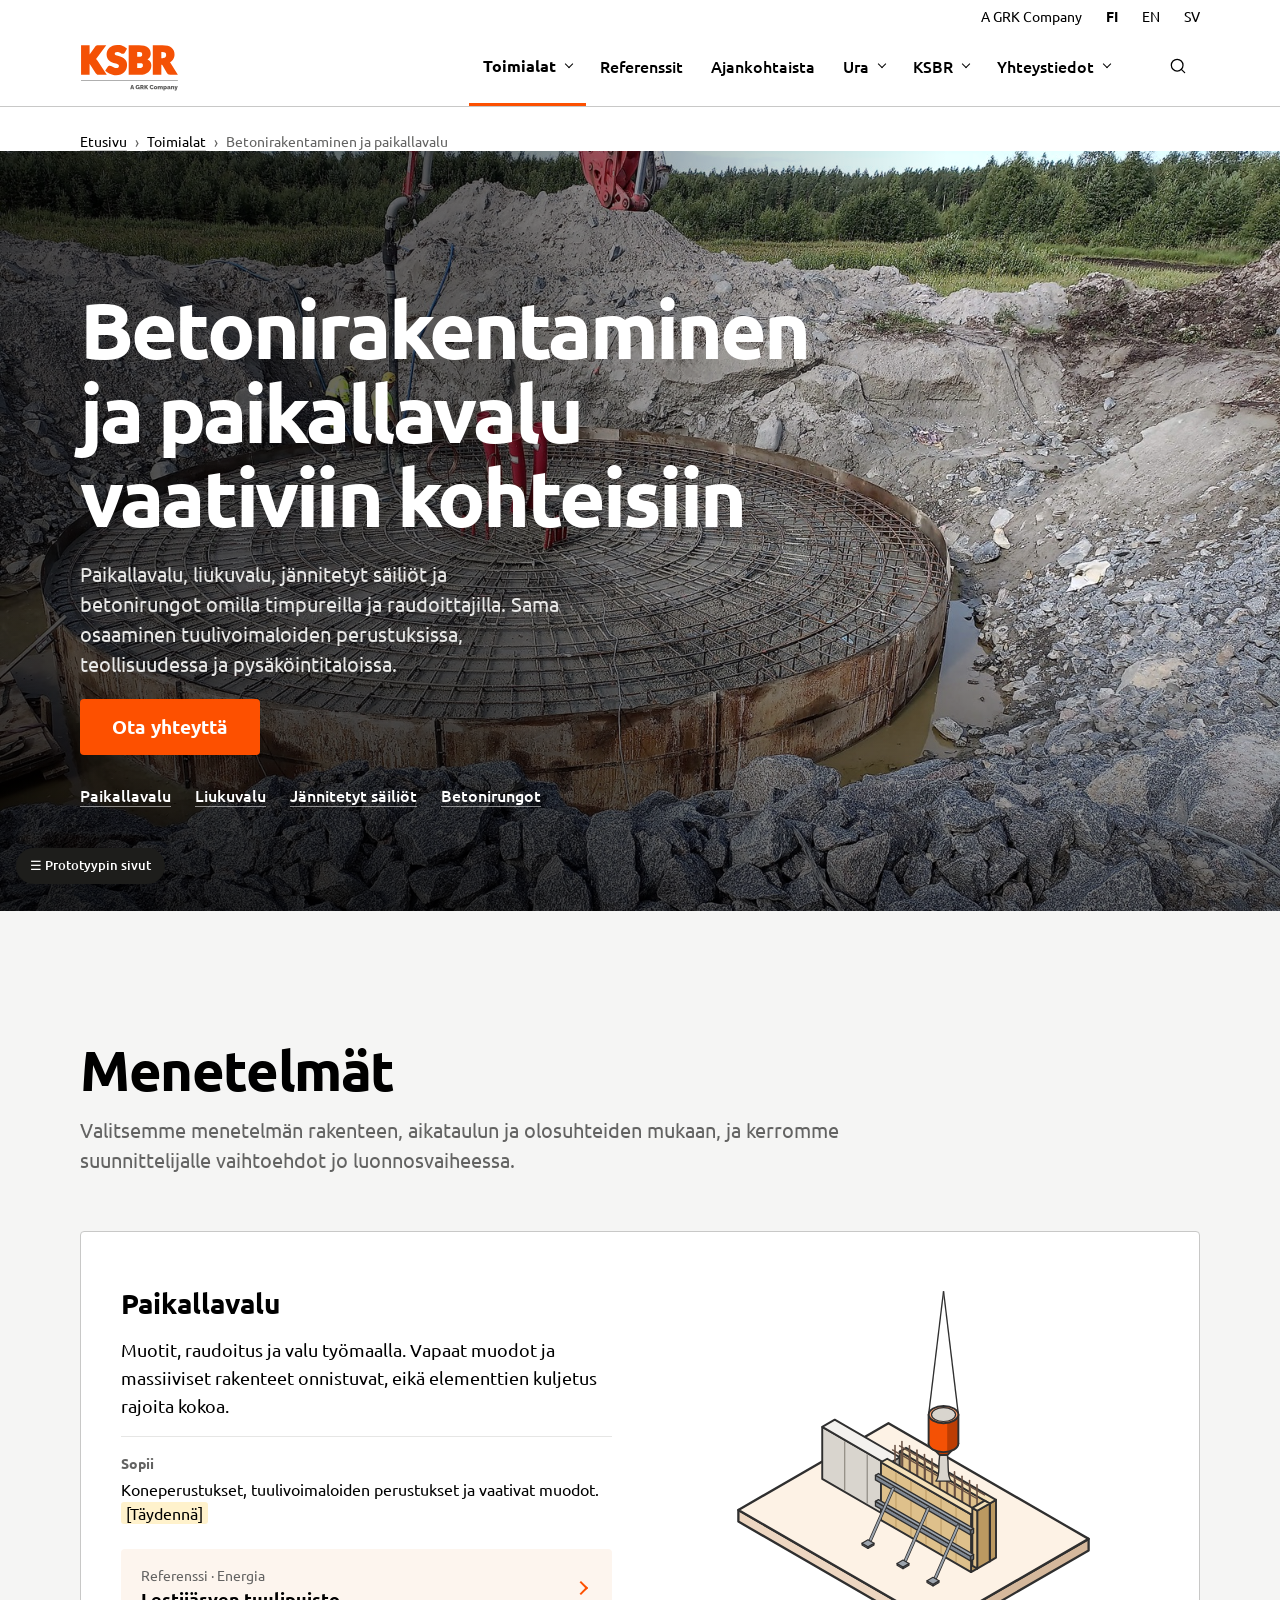
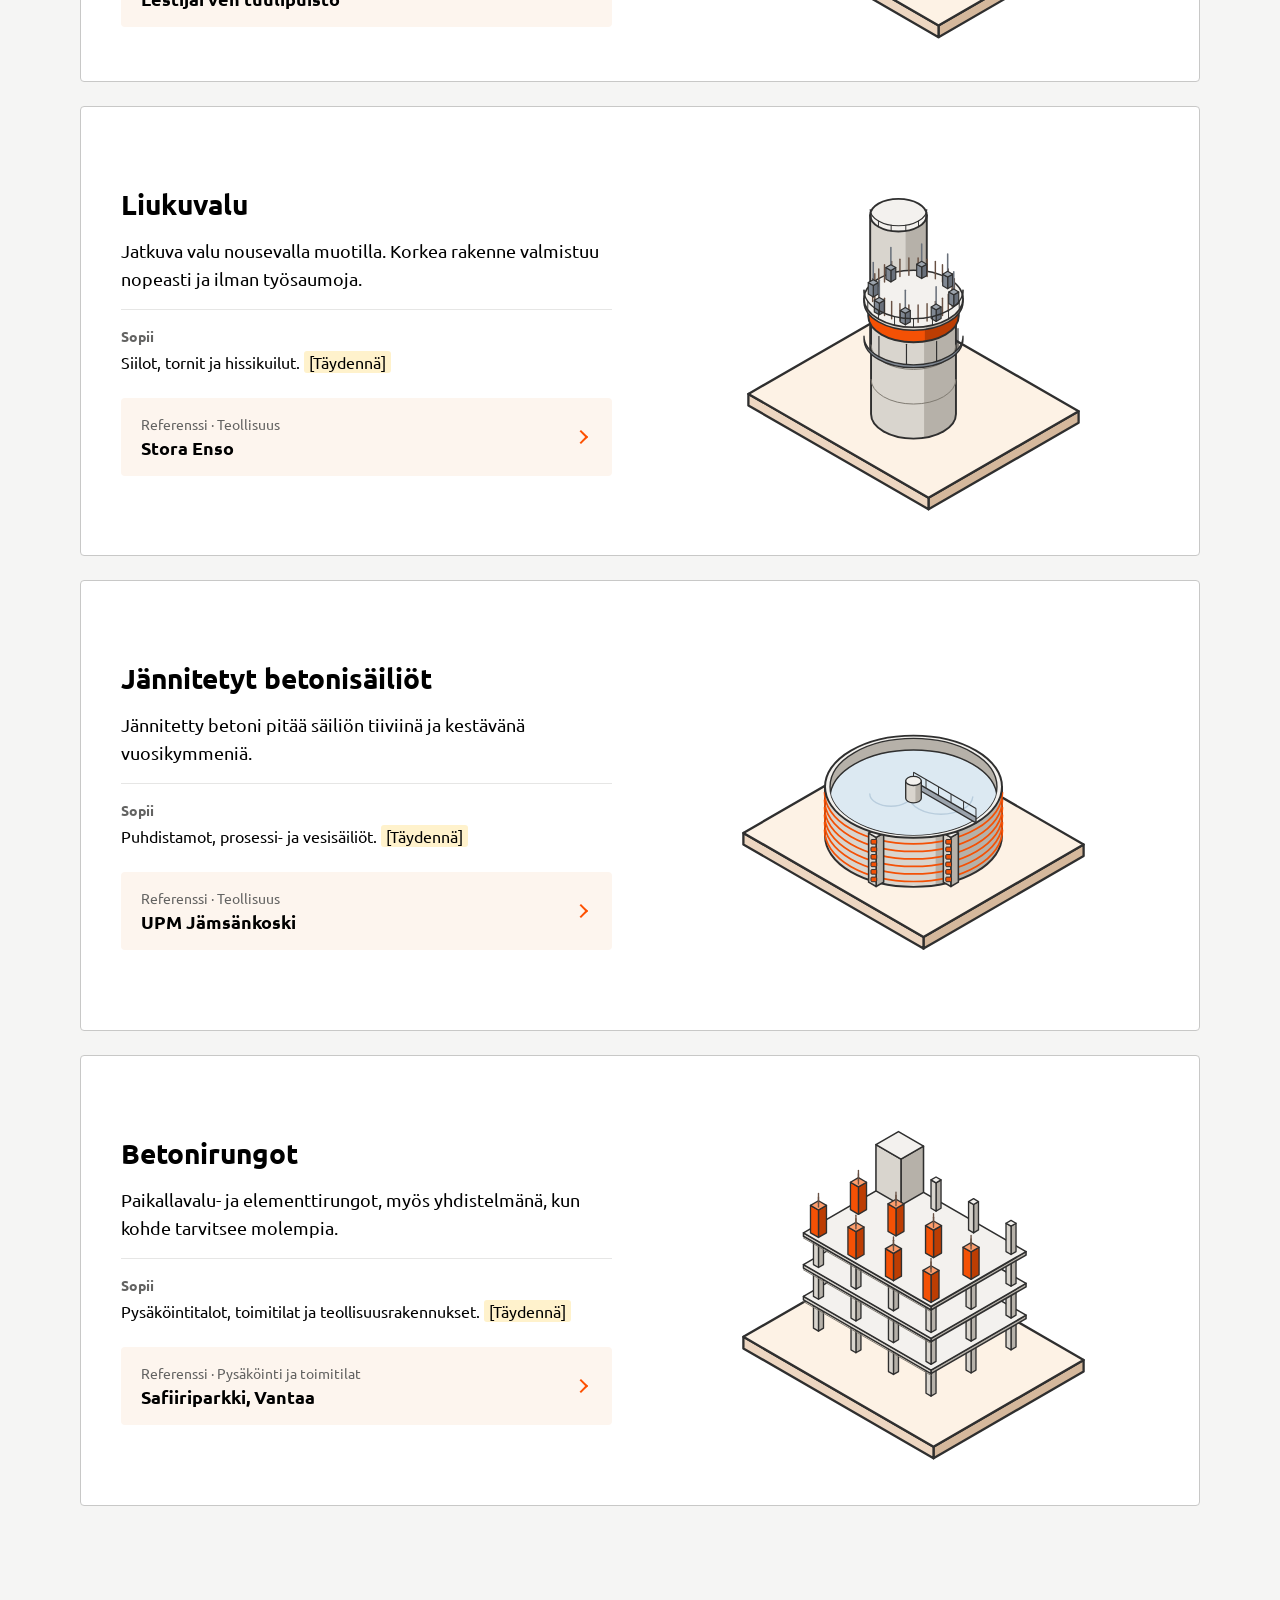
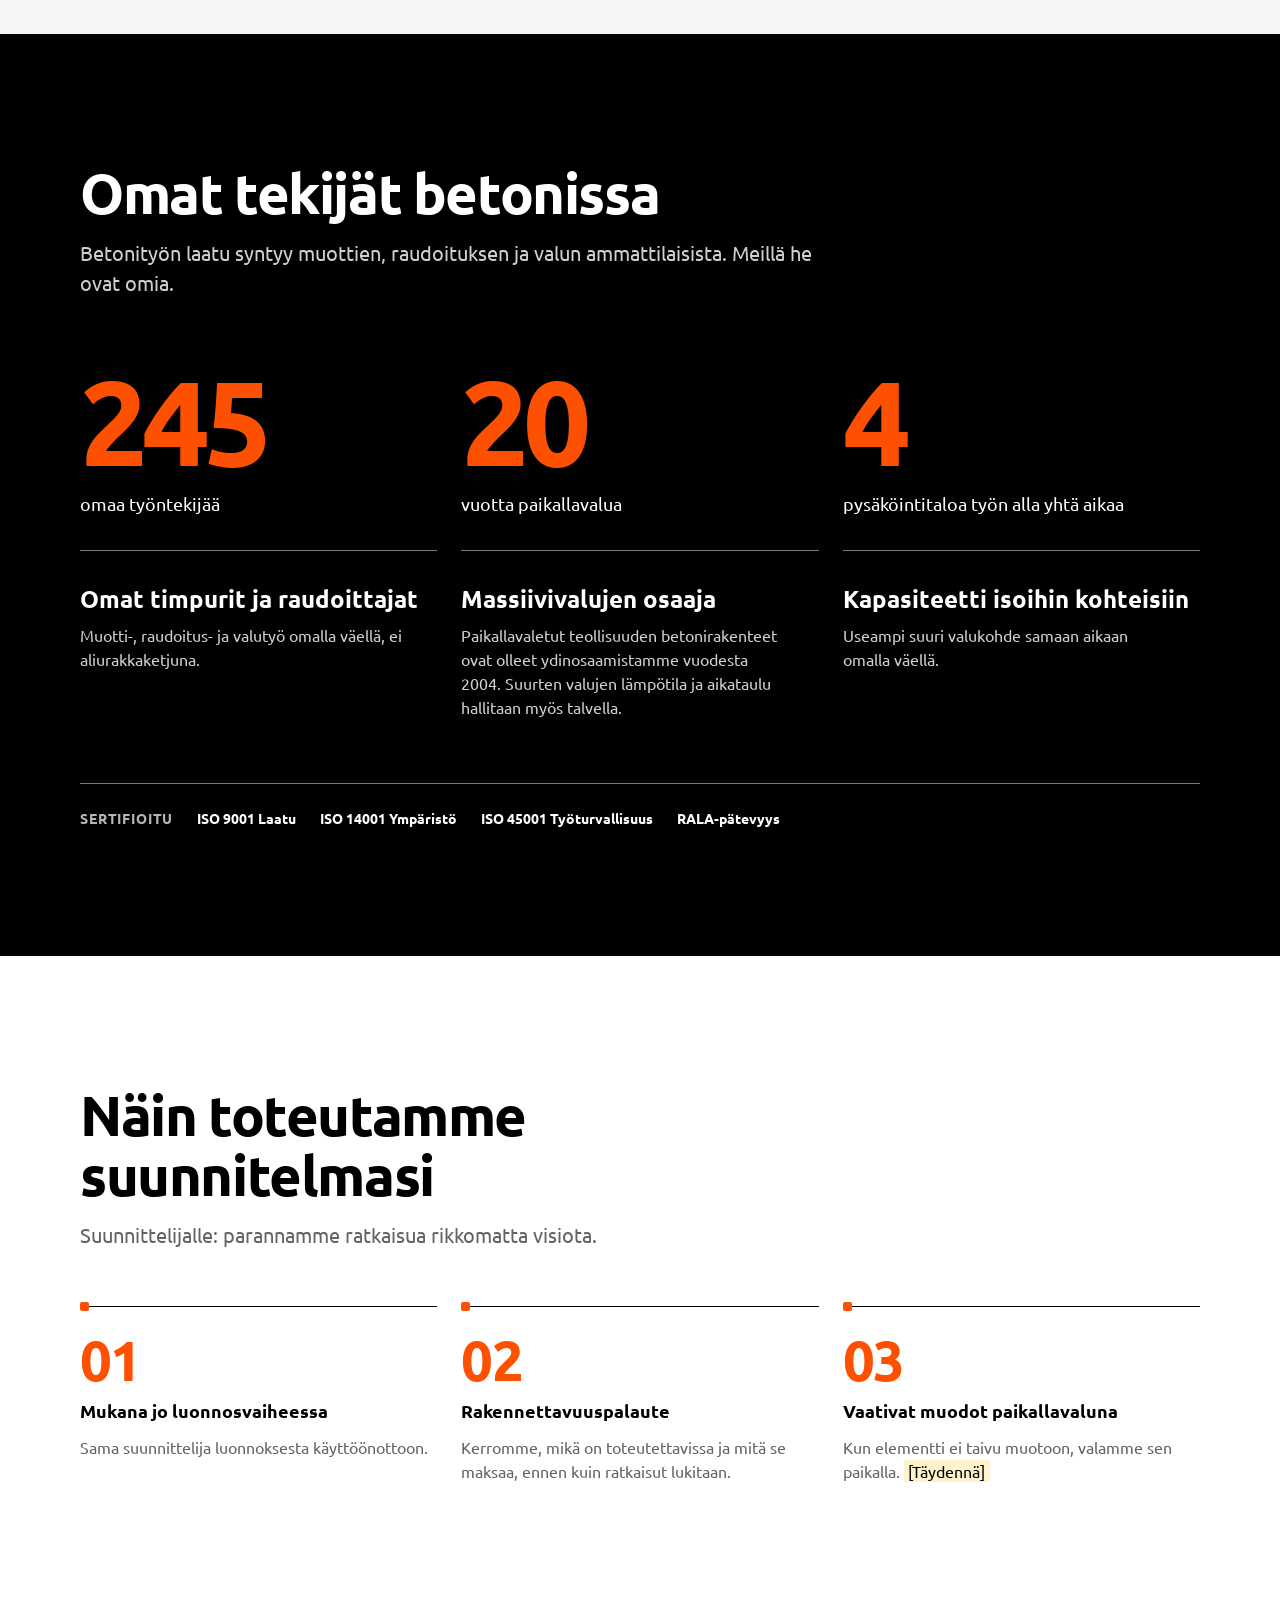
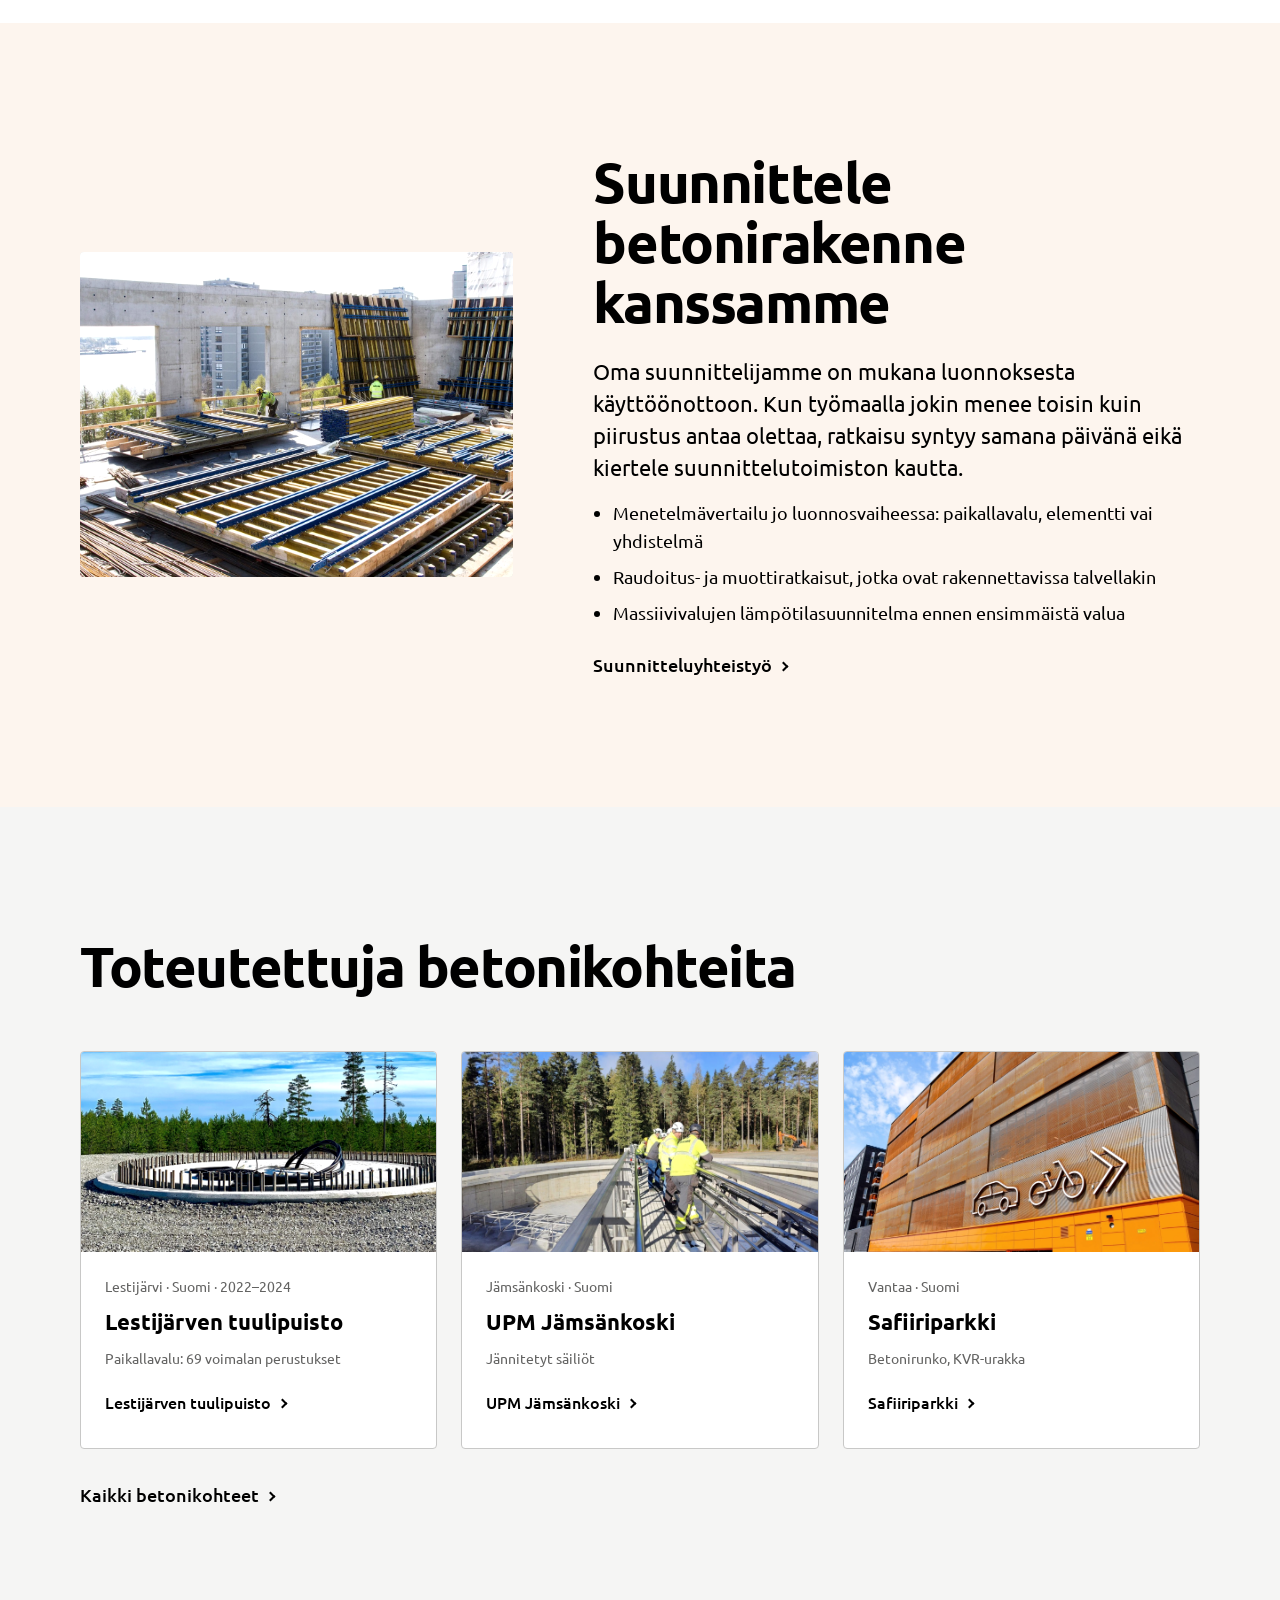
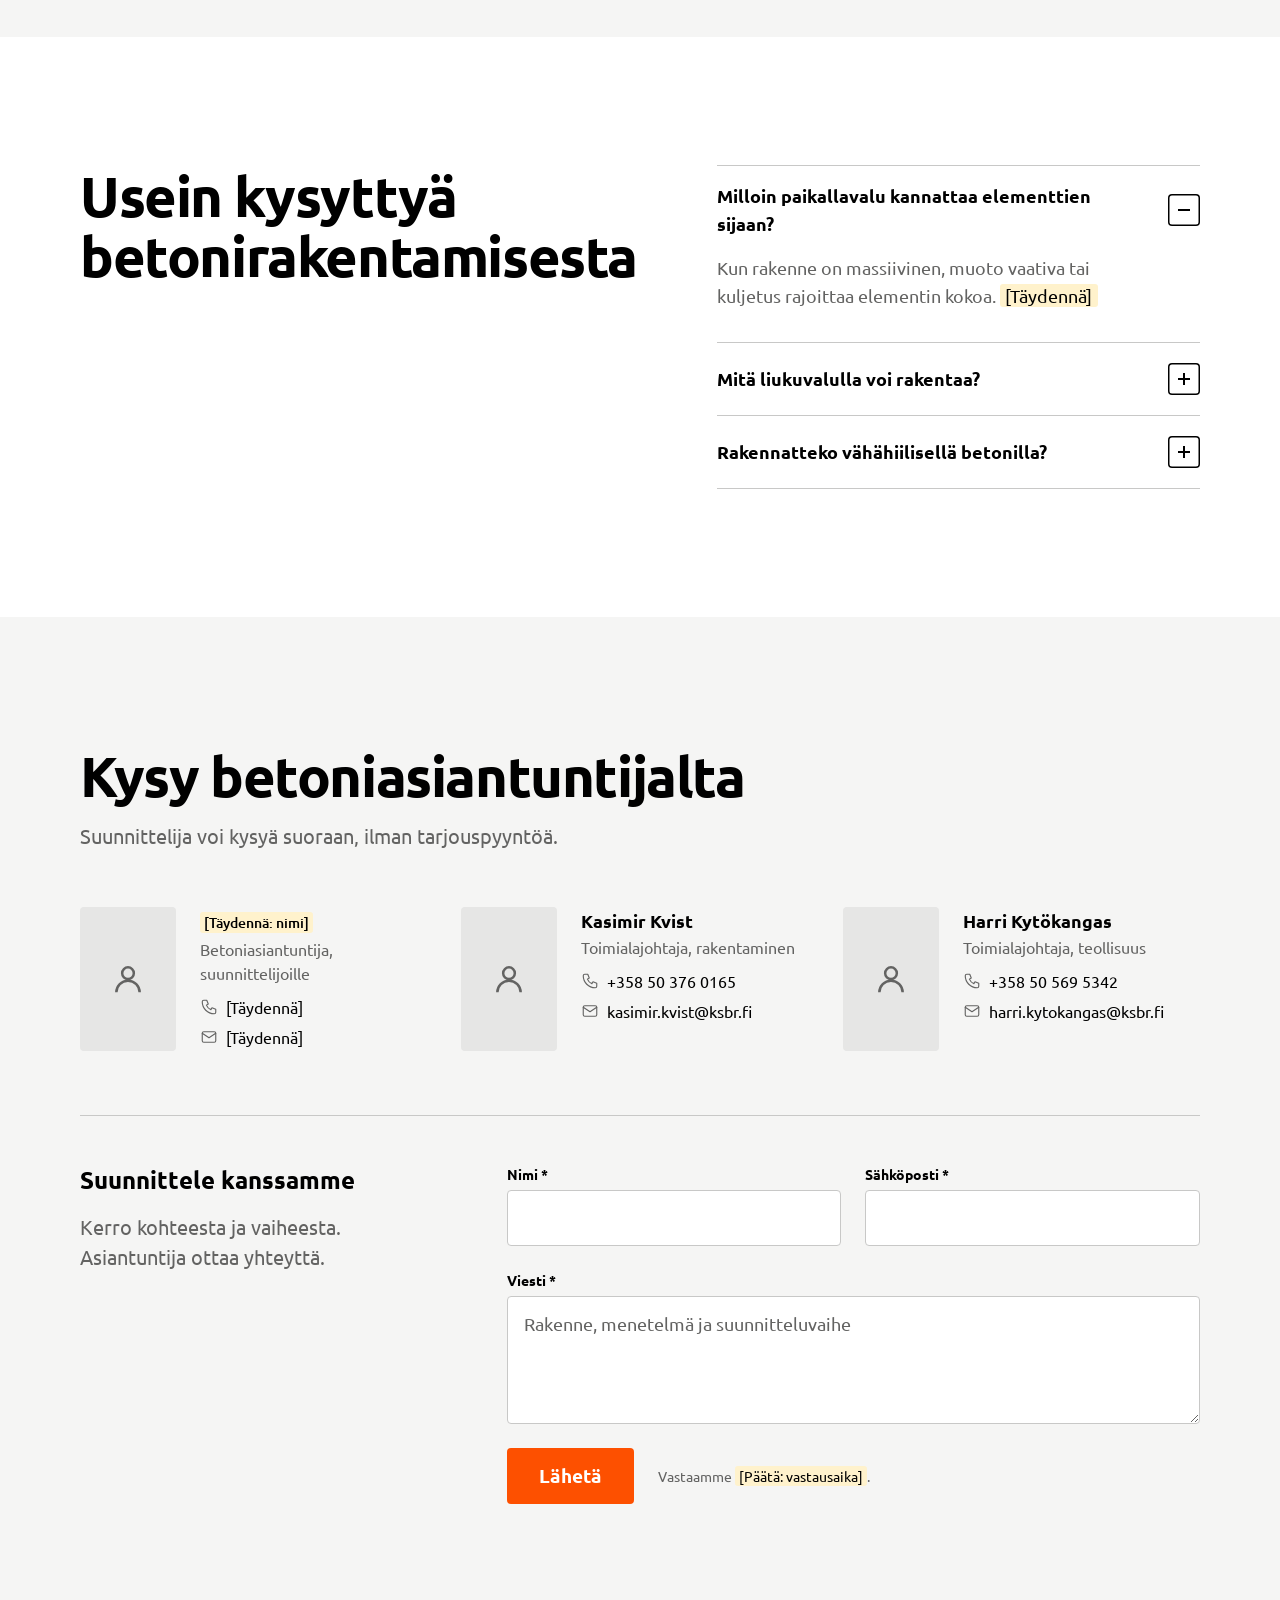
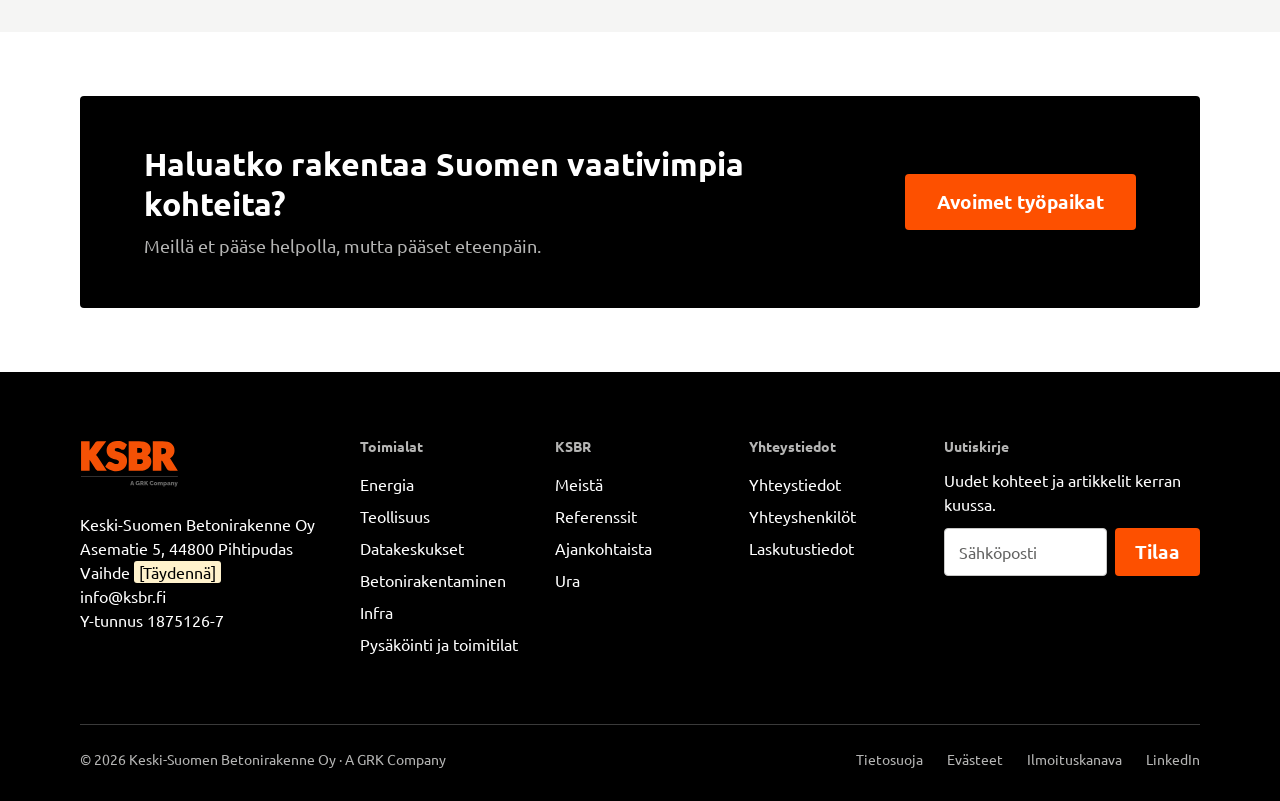
<file: betonirakentaminen.html>
<!doctype html>
<html lang="fi">
<head>
<meta charset="utf-8">
<meta name="viewport" content="width=device-width, initial-scale=1">
<meta name="robots" content="noindex, nofollow">
<title>Betonirakentaminen · KSBR (prototyyppi)</title>

<link rel="stylesheet" href="css/tokens.css">
<link rel="stylesheet" href="css/bundle.css">
</head>
<body>


<link rel="stylesheet" href="https://fonts.googleapis.com/css2?family=Ubuntu:ital,wght@0,300;0,400;0,500;0,700;1,400&amp;display=swap">
<style>
body{margin:0;background:#fff}
a{color:#000000}a:hover{color:#fd5000}
.b-footer__top{grid-template-columns:3fr 2fr 2fr 2fr 3fr}
.methods{display:grid;gap:24px}
.method{display:grid;grid-template-columns:6fr 6fr;gap:56px;align-items:center;padding:40px;border:1px solid #c8c8c7;border-radius:4px;background:#fff;scroll-margin-top:24px}
.method-text{display:grid;gap:16px;align-content:start}
.method-img{display:block;width:100%;height:auto;aspect-ratio:510/383}
.method h3{margin:0;font-size:28px;line-height:34px;font-weight:700}
.method p{margin:0;font-size:18px;line-height:28px}
.method .fit{padding-top:16px;border-top:1px solid #e6e6e5}
.method .fit dt{font-size:14px;line-height:20px;font-weight:700;color:#636362}
.method .fit dd{margin:4px 0 0;font-size:16px;line-height:24px}
.ref{display:flex;align-items:center;justify-content:space-between;gap:16px;margin-top:8px;padding:16px 20px;background:#fdf5ee;border-radius:4px;color:#000;text-decoration:none;transition:background .2s}
.ref:hover{background:#fbe7d6}
.ref__txt{display:grid;gap:2px}
.ref__label{font-size:14px;line-height:20px;color:#636362}
.ref__name{font-size:18px;line-height:24px;font-weight:700}
.ref__go{flex:none;width:10px;height:10px;margin-right:6px;border:solid #fd5000;border-width:2.5px 2.5px 0 0;transform:rotate(45deg);transition:transform .2s cubic-bezier(.22,1,.36,1)}
.ref:hover .ref__go{transform:translateX(3px) rotate(45deg)}
.quick{display:flex;flex-wrap:wrap;gap:8px 24px;margin-top:8px;font-size:16px;line-height:24px}
.quick a{font-weight:500;text-decoration:underline;text-underline-offset:4px;text-decoration-color:#c8c8c7}
.b-acc summary i{border-radius:4px}
@media (max-width:900px){
.b-split,.b-compare,.b-faq,.b-proof,.b-lightform,.b-footer__top{grid-template-columns:1fr;gap:32px}
.b-grid--3,.b-people,.b-stats--3,.b-form,.b-why__grid,.b-who,.method{grid-template-columns:1fr}
.method{padding:24px}
.b-compare .b-media--portrait{aspect-ratio:4/3}
}

/* ---- hi-fi ---- */
.hf img{filter:saturate(.9) contrast(1.05)}
.hf-sec{padding:128px 80px}
.hf-h2{margin:0;font:700 56px/60px var(--font-head);letter-spacing:-.025em;text-wrap:balance}
.hf-lead{margin:20px 0 0;max-width:62ch;font:400 20px/30px var(--font-sans);color:var(--ink-2)}
.hf-eyebrow{margin:0 0 16px;font:700 13px/20px var(--font-head);letter-spacing:.12em;text-transform:uppercase;color:var(--ink-2)}
.hf-hero{position:relative;min-height:820px;display:grid;align-content:end;color:#fff;overflow:hidden;background:#111}
.hf-hero>img{position:absolute;inset:0;width:100%;height:100%;object-fit:cover}
.hf-hero::after{content:"";position:absolute;inset:0;background:linear-gradient(180deg,rgba(0,0,0,.2) 0%,rgba(0,0,0,0) 28%,rgba(0,0,0,.78) 100%),linear-gradient(90deg,rgba(0,0,0,.72) 0%,rgba(0,0,0,.35) 45%,rgba(0,0,0,0) 70%)}
.hf-hero__text{position:relative;z-index:1;padding:0 80px 160px;max-width:1100px}
.hf-hero .hf-eyebrow{color:#fff;opacity:.85}
.hf-hero h1{margin:0;font:700 112px/108px var(--font-head);letter-spacing:-.04em}
.hf-hero h1 span{display:block;color:var(--accent)}
.hf-hero p.lead{margin:32px 0 0;max-width:46ch;font:400 22px/32px var(--font-sans);color:#e8e8e7}
.hf-hero .acts{display:flex;flex-wrap:wrap;align-items:center;gap:16px 32px;margin-top:40px}
.hf-hero .acts .b-link{color:#fff}
.hf-hero__note{position:absolute;z-index:1;right:80px;top:24px;font-size:12px;line-height:16px;color:rgba(255,255,255,.6)}
.hf-tasks{position:relative;z-index:2;display:grid;grid-template-columns:repeat(4,minmax(0,1fr));margin:-72px 80px 0;background:#fff;box-shadow:0 24px 48px -24px rgba(0,0,0,.35)}
.hf-task{display:grid;grid-template-columns:28px 1fr 12px;gap:16px;align-items:center;padding:28px;text-decoration:none;color:var(--ink)}
.hf-task+.hf-task{border-left:1px solid var(--surface)}
.hf-task .b-ico{width:24px;height:24px;color:var(--ink)}
.hf-task b{display:block;font:700 18px/24px var(--font-head)}
.hf-task small{display:block;font-size:14px;line-height:20px;color:var(--ink-2)}
.hf-task::after{content:"";width:8px;height:8px;border:solid var(--ink);border-width:2px 2px 0 0;transform:rotate(45deg)}
.hf-task:hover b{text-decoration:underline;text-underline-offset:4px}
.hf-ind{display:grid;grid-template-columns:repeat(5,minmax(0,1fr));gap:24px;margin-top:64px}
.hf-indcard{display:grid;grid-template-rows:auto auto auto 1fr auto;gap:12px;text-decoration:none;color:var(--ink)}
.hf-indcard .ph{position:relative;aspect-ratio:3/4;overflow:hidden;margin-bottom:12px}
.hf-indcard .ph img{position:absolute;inset:0;width:100%;height:100%;object-fit:cover}
.hf-oldico{width:64px;height:64px;margin:-4px 0 0 -6px;filter:none!important}
.hf-indcard h3{margin:0;font:700 24px/30px var(--font-head);letter-spacing:-.01em}
.hf-indcard p{margin:0;font-size:16px;line-height:24px;color:var(--ink-2)}
.hf-indcard .b-link{align-self:end;justify-self:start;font-size:16px}
.hf-indcard:hover h3{text-decoration:underline;text-underline-offset:5px;text-decoration-thickness:2px}
.hf-ico{width:44px;height:44px;fill:none;stroke:var(--ink);stroke-width:1.75;stroke-linecap:round;stroke-linejoin:round}
.hf-ico .a{stroke:var(--accent)}
.hf-indfoot{display:flex;gap:16px 40px;margin-top:48px;padding-top:24px;border-top:1px solid var(--line)}
.hf-band{position:relative;min-height:640px;display:grid;align-content:end;overflow:hidden;color:#fff}
.hf-band>img{position:absolute;inset:0;width:100%;height:100%;object-fit:cover}
.hf-band::after{content:"";position:absolute;inset:0;background:linear-gradient(0deg,rgba(0,0,0,.82) 0%,rgba(0,0,0,.35) 50%,rgba(0,0,0,0) 75%),linear-gradient(90deg,rgba(0,0,0,.5) 0%,rgba(0,0,0,0) 60%)}
.hf-band__text{position:relative;z-index:1;padding:0 80px 72px;max-width:900px}
.hf-band .hf-eyebrow{color:#fff;opacity:.85}
.hf-band h2{margin:0;font:700 48px/54px var(--font-head);letter-spacing:-.02em}
.hf-band .b-link{margin-top:24px;color:#fff;display:inline-block}
.hf-why{background:#000;color:#fff}
.hf-why .hf-h2{color:#fff}
.hf-why .hf-lead{color:var(--on-dark)}
.hf-nums{display:grid;grid-template-columns:repeat(3,minmax(0,1fr));gap:48px;margin-top:80px}
.hf-num b{display:block;font:700 144px/1 var(--font-head);letter-spacing:-.05em;color:var(--accent);font-variant-numeric:lining-nums tabular-nums}
.hf-num small{display:block;margin-top:16px;padding-bottom:28px;border-bottom:1px solid var(--on-dark-line);font:500 18px/26px var(--font-sans);color:var(--on-dark)}
.hf-num small em{font-style:normal;font-weight:700;color:#fff;margin-right:6px}
.hf-num h3{margin:28px 0 8px;font:700 24px/32px var(--font-head)}
.hf-num p{margin:0;font-size:16px;line-height:24px;color:var(--on-dark)}
.hf-certs{display:flex;flex-wrap:wrap;gap:12px 32px;margin-top:80px;padding-top:24px;border-top:1px solid var(--on-dark-line);font:700 14px/20px var(--font-sans)}
.hf-certs span:first-child{color:var(--on-dark-muted);letter-spacing:.1em;text-transform:uppercase}
.hf-cards{display:grid;grid-template-columns:repeat(3,minmax(0,1fr));gap:24px;margin-top:56px}
.hf-card{display:grid;gap:12px;align-content:start;text-decoration:none;color:var(--ink)}
.hf-card .ph{position:relative;aspect-ratio:4/3;overflow:hidden;margin-bottom:8px}
.hf-card .ph img{position:absolute;inset:0;width:100%;height:100%;object-fit:cover}
.hf-card .meta{margin:0;font-size:14px;line-height:20px;color:var(--ink-2)}
.hf-card h3{margin:0;font:700 24px/30px var(--font-head);letter-spacing:-.01em}
.hf-card p{margin:0;font-size:16px;line-height:24px;color:var(--ink-2)}
.hf-card:hover h3{text-decoration:underline;text-underline-offset:5px;text-decoration-thickness:2px}
.hf-headrow{display:flex;justify-content:space-between;align-items:end;gap:32px}
.hf-edge{display:grid;grid-template-columns:1fr 1fr;min-height:640px}
.hf-edge .ph{position:relative;overflow:hidden}
.hf-edge .ph img{position:absolute;inset:0;width:100%;height:100%;object-fit:cover}
.hf-edge .tx{display:grid;align-content:center;gap:0;padding:96px 80px}
.hf-edge--tint .tx{background:var(--tint)}
.hf-edge .acts{display:flex;flex-wrap:wrap;gap:16px 32px;margin-top:40px;align-items:center}
.hf-edge blockquote{margin:48px 0 0;padding-top:28px;border-top:1px solid var(--line);font:700 22px/32px var(--font-head)}
.hf-edge cite{display:block;margin-top:8px;font:400 16px/24px var(--font-sans);color:var(--ink-2)}
.hf-news{display:grid;grid-template-columns:repeat(3,minmax(0,1fr));gap:24px;margin-top:56px}
.hf-news a{display:grid;grid-template-rows:auto auto 1fr auto;gap:12px;text-decoration:none;color:var(--ink)}
.hf-news .ph{position:relative;aspect-ratio:16/10;overflow:hidden;margin-bottom:8px}
.hf-news .ph img{position:absolute;inset:0;width:100%;height:100%;object-fit:cover}
.hf-news time{font-size:14px;line-height:20px;color:var(--ink-2)}
.hf-news h3{margin:0;font:700 22px/30px var(--font-head)}
.hf-news .b-link{align-self:end;justify-self:start}
.hf-news a:hover h3{text-decoration:underline;text-underline-offset:4px}
.hf-letter{display:grid;grid-template-columns:5fr 7fr;gap:48px;align-items:center;margin-top:72px;padding:40px;background:#fff}
.hf-letter h3{margin:0;font:700 26px/32px var(--font-head)}
.hf-letter p{margin:6px 0 0;color:var(--ink-2)}
.hf-letter form{display:flex;gap:8px}.hf-letter .b-input{flex:1}
.hf-steps{display:grid;grid-template-columns:repeat(5,minmax(0,1fr));gap:20px;margin-top:64px;position:relative}
.hf-step{display:grid;grid-template-rows:auto auto auto 1fr auto;gap:10px;text-decoration:none;color:var(--ink)}
.hf-step .no{display:flex;align-items:center;gap:16px;font:700 56px/1 var(--font-head);letter-spacing:-.03em;color:var(--accent);font-variant-numeric:lining-nums tabular-nums}
.hf-step .no::after{content:"";flex:1;height:1px;background:var(--line)}
.hf-step:last-child .no::after{background:transparent}
.hf-step .ph{position:relative;aspect-ratio:3/4;overflow:hidden;margin:6px 0 10px}
.hf-step .ph img{position:absolute;inset:0;width:100%;height:100%;object-fit:cover}
.hf-step h3{margin:0;font:700 22px/28px var(--font-head)}
.hf-step p{margin:0;font-size:15px;line-height:22px;color:var(--ink-2)}
.hf-step .b-link{align-self:end;justify-self:start;font-size:15px}
.hf-step:hover h3{text-decoration:underline;text-underline-offset:4px}
.hf-herostats{position:relative;z-index:1;display:grid;grid-template-columns:repeat(3,minmax(0,1fr));margin:0 80px;border-top:1px solid rgba(255,255,255,.35)}
.hf-herostats div{padding:28px 0 40px}
.hf-herostats b{display:block;font:700 72px/1 var(--font-head);letter-spacing:-.04em;color:var(--accent)}
.hf-herostats small{display:block;margin-top:10px;font:500 16px/24px var(--font-sans);color:#e8e8e7}
.hf-herostats small em{font-style:normal;font-weight:700;color:#fff;margin-right:6px}
.hf-usp{display:grid;grid-template-columns:repeat(3,minmax(0,1fr));gap:48px;margin-top:64px}
.hf-usp div{padding-top:28px;border-top:1px solid var(--on-dark-line)}
.hf-usp h3{margin:0 0 12px;font:700 28px/34px var(--font-head);letter-spacing:-.01em;color:#fff}
.hf-usp p{margin:0;font-size:17px;line-height:26px;color:var(--on-dark)}
@media (max-width:900px){
.hf-sec{padding:72px 20px}.hf-h2{font-size:34px;line-height:40px}
.hf-hero{min-height:640px}.hf-hero__text{padding:0 20px 120px}.hf-hero h1{font-size:52px;line-height:50px}
.hf-tasks{grid-template-columns:1fr;margin:-48px 20px 0}.hf-task+.hf-task{border-left:0;border-top:1px solid var(--surface)}
.hf-ind,.hf-nums,.hf-cards,.hf-news,.hf-letter,.hf-edge,.hf-steps,.hf-usp,.hf-herostats{grid-template-columns:1fr}
.hf-ind{grid-template-columns:1fr 1fr}
.hf-num b{font-size:88px}.hf-edge .tx{padding:56px 20px}.hf-band__text{padding:0 20px 48px}.hf-band h2{font-size:30px;line-height:36px}
.hf-herostats{margin:0 20px}.hf-herostats b{font-size:48px}
}

/* ---- hi-fi: yleiset sivut ---- */
.hf .b-section{padding:128px 80px}
.hf .b-section--tight{padding-top:64px;padding-bottom:64px}
.hf .b-h1{font-size:80px;line-height:84px;letter-spacing:-.035em}
.hf .b-h2{font-size:56px;line-height:60px;letter-spacing:-.025em;text-wrap:balance}
.hf .b-head .b-body{font-size:20px;line-height:30px}
.hf .b-head{margin-bottom:56px}
.hf .b-lead{font-size:22px;line-height:32px}
.hf .b-why__num,.hf .why-num{font-size:120px;line-height:1;letter-spacing:-.05em;color:var(--accent)}
.hf .b-chain__no{font-size:56px;line-height:1;letter-spacing:-.03em;color:var(--accent)}
.hf .b-case h3{font-size:22px;line-height:28px}
.hf .b-case:hover h3,.hf .b-industry:hover h3{text-decoration:underline;text-underline-offset:5px;text-decoration-thickness:2px}
.hf-hero--page{min-height:760px}
.hf-hero--page .hf-hero__text{display:grid;gap:20px;padding-bottom:104px;max-width:1000px}
.hf-hero--page h1,.hf-hero--page .b-h1{margin:0;color:#fff;font:700 80px/84px var(--font-head);letter-spacing:-.035em;max-width:16ch;text-wrap:balance}
.hf-hero--page .b-lead{margin:0;color:#e8e8e7;max-width:48ch}
.hf-hero--page .b-eyebrow{color:#fff;opacity:.85}
.hf-hero--page a:not(.b-btn){color:#fff}
.hf-hero--page .tag{background:transparent;color:#fff;border-color:rgba(255,255,255,.55)}
.hf-hero--page .quick a{text-decoration-color:rgba(255,255,255,.5)}
.hf-hero--page .recruiter-mini{border-color:rgba(255,255,255,.3);color:#fff}
.hf-hero--page .recruiter-mini b{color:#d0d0cf}
.hf-hero--page .recruiter-mini .b-ico{color:#fff}
@media (max-width:900px){
.hf .b-section{padding:72px 20px}.hf .b-h2{font-size:34px;line-height:40px}.hf .b-h1{font-size:44px;line-height:48px}
.hf-hero--page{min-height:600px}.hf-hero--page h1,.hf-hero--page .b-h1{font-size:44px;line-height:48px}.hf-hero--page .hf-hero__text{padding:0 20px 72px}
.hf .b-why__num,.hf .why-num{font-size:72px}
}

/* ---- audit-korjaukset ---- */
.hf-skip{position:absolute;left:16px;top:-80px;z-index:100;padding:12px 16px;background:var(--ink);color:#fff;font:700 16px/24px var(--font-sans);text-decoration:none}
.hf-skip:focus{top:16px;color:#fff}
.hf :focus-visible{outline:3px solid var(--accent);outline-offset:3px}
.hf .b-btn:focus-visible{outline:3px solid var(--ink);outline-offset:2px;box-shadow:0 0 0 2px #fff}
.hf .b-footer h2.hf-fh{margin:0 0 12px;font-size:14px;line-height:20px;font-weight:700;color:var(--on-dark-muted)}
.hf .sr-only{position:absolute;width:1px;height:1px;overflow:hidden;clip:rect(0 0 0 0);white-space:nowrap}
.hf h3 .b-gap,.hf .b-person__name .b-gap{font-size:.75em;font-weight:500}
.hf .b-step::before{font-size:48px;line-height:1;letter-spacing:-.03em}
.hf-hero::after{background:linear-gradient(0deg,rgba(0,0,0,.52) 0%,rgba(0,0,0,0) 40%),linear-gradient(90deg,rgba(0,0,0,.68) 0%,rgba(0,0,0,.55) 38%,rgba(0,0,0,.16) 60%,rgba(0,0,0,0) 74%)}
.hf-hero .lead,.hf-hero--page .b-lead{max-width:40ch}
.hf-menu{display:none;align-items:center;gap:8px;min-height:44px;padding:0 12px;border:1px solid var(--line);border-radius:4px;background:#fff;font:700 15px/20px var(--font-sans);color:var(--ink)}
.hf-menu i{display:block;width:18px;height:2px;background:currentColor;box-shadow:0 6px 0 currentColor,0 -6px 0 currentColor}
.hf .hf-hero h1,.hf .hf-hero--page h1{hyphens:auto;overflow-wrap:anywhere}
@media (max-width:1200px){.hf-ind,.hf-steps{grid-template-columns:repeat(3,minmax(0,1fr))}}
@media (max-width:900px){
.hf .b-nav__menu,.hf .b-nav__util{display:none}.hf-menu{display:inline-flex;margin-left:auto}
.hf .hf-hero h1,.hf .hf-hero--page h1{font-size:clamp(34px,9vw,52px);line-height:1.08}
.hf-ind,.hf-steps{grid-template-columns:1fr 1fr}
}

/* ---- audit-kierros-3 ---- */
.hf .hf-hero h1,.hf .hf-hero--page h1{hyphens:manual;overflow-wrap:normal}
.hf-hero--page h1,.hf-hero--page .b-h1{max-width:20ch}
.hf-hero--page .b-lead{font:400 20px/30px var(--font-sans);max-width:44ch}
.hf-hero--tv h1{font-size:clamp(34px,5vw,64px)!important;line-height:1.06!important;max-width:16ch}
.hf-hero>img{object-position:var(--pos,center)}
.b-nav__menu.is-open{display:grid!important;position:absolute;left:0;right:0;top:100%;z-index:50;gap:0;padding:8px 20px 24px;background:#fff;box-shadow:0 24px 32px -24px rgba(0,0,0,.4)}
.b-nav__menu.is-open .b-nav__item{padding:16px 0;border-bottom:1px solid var(--surface);font-size:18px}
.hf .b-nav__bar{position:relative}
@media (max-width:900px){
.hf-hero::after{background:linear-gradient(0deg,rgba(0,0,0,.74) 0%,rgba(0,0,0,.6) 50%,rgba(0,0,0,.24) 85%,rgba(0,0,0,.1) 100%)}
.hf-hero>img{object-position:70% 20%}
}
@media (max-width:600px){.hf .hf-hero h1,.hf .hf-hero--page h1{overflow-wrap:anywhere}}

/* ---- audit-kierros-4 ---- */
@media (max-width:600px){.hf-ind>:last-child:nth-child(odd){grid-column:1/-1}}
.hf .b-link{white-space:nowrap}
.hf-indfoot{flex-wrap:wrap}
.b-nav__menu .hf-langs{display:none}
.b-nav__menu.is-open .hf-langs{display:flex;gap:20px;align-items:center;padding:20px 0 4px;font-size:15px}
.b-nav__menu.is-open .hf-langs a{min-height:44px;display:inline-flex;align-items:center;text-decoration:none;color:var(--ink)}
.b-nav__menu.is-open .hf-langs a[aria-current]{font-weight:700;text-decoration:underline;text-underline-offset:4px}
.b-nav__menu.is-open .hf-langs .grk{margin-left:auto;color:var(--ink-2)}
body.menu-open{overflow:hidden}
@media (max-width:600px){
.hf-headrow{flex-direction:column;align-items:flex-start;gap:16px}
.hf-hero--tv .hf-hero__text{padding-top:56px}
.hf-herostats{grid-template-columns:repeat(3,minmax(0,1fr))!important;margin:0 20px;gap:12px}
.hf-herostats div{padding:20px 0 28px}
.hf-herostats b{font-size:34px}
.hf-herostats small{font-size:13px;line-height:18px}
.hf-steps{grid-template-columns:1fr!important}
.hf-step .ph{aspect-ratio:16/9}
.hf .b-media:not(:has(img)){aspect-ratio:16/9;min-height:0}
}
</style>

<div class="b-root hf" style="width: 100%;">
<a class="hf-skip" href="#sisalto">Siirry sisältöön</a>

<header class="b-nav">
  <div class="b-nav__util"><a href="https://grk.fi">A GRK Company</a><a href="#" data-proto-missing aria-current="true">FI</a><a href="#" data-proto-missing>EN</a><a href="#" data-proto-missing>SV</a></div>
  <div class="b-nav__bar">
    <img fetchpriority="high" class="b-nav__logo" src="img/ksbr-logo.svg" alt="KSBR – A GRK Company">
    <nav class="b-nav__menu" id="paavalikko" aria-label="Päävalikko">
      <a class="b-nav__item b-nav__item--menu" href="index.html#toimialat" aria-current="page">Toimialat</a>
      <a class="b-nav__item" href="referenssit.html">Referenssit</a>
      <a class="b-nav__item" href="#" data-proto-missing>Ajankohtaista</a>
      <a class="b-nav__item b-nav__item--menu" href="ura.html">Ura</a>
      <a class="b-nav__item b-nav__item--menu" href="index.html">KSBR</a>
      <a class="b-nav__item b-nav__item--menu" href="yhteystiedot.html">Yhteystiedot</a>
      <div class="hf-langs"><a href="#" data-proto-missing aria-current="page" lang="fi">FI</a><a href="#" data-proto-missing hreflang="en" lang="en">EN</a><a href="#" data-proto-missing hreflang="sv" lang="sv">SV</a><a class="grk" href="https://grk.fi">A GRK Company</a></div>
    </nav>
    <button class="hf-menu" type="button" aria-expanded="false" aria-controls="paavalikko"><i aria-hidden="true"></i>Valikko</button>
    <a class="b-nav__search" href="index.html" aria-label="Haku"><svg class="b-ico" viewBox="0 0 24 24" aria-hidden="true"><circle cx="11" cy="11" r="7"></circle><path d="m20 20-4-4"></path></svg></a>
  </div>
</header>
<ol class="b-crumbs"><li><a href="index.html">Etusivu</a></li><li><a href="index.html#toimialat">Toimialat</a></li><li aria-current="page">Betonirakentaminen ja paikallavalu</li></ol>
<main id="sisalto">

<section class="hf-hero hf-hero--page">
  <img src="img/MoksyKorotusvaluMSY10.jpg" alt="Tuulivoimalan perustuksen korotusvalu Möksyssä">
  <div class="hf-hero__text">
    <h1 class="b-h1">Betoni­rakentaminen ja paikallavalu vaativiin kohteisiin</h1>
    <p class="b-lead">Paikallavalu, liukuvalu, jännitetyt säiliöt ja betonirungot omilla timpureilla ja raudoittajilla. Sama osaaminen tuulivoimaloiden perustuksissa, teollisuudessa ja pysäköintitaloissa.</p>
    <div class="b-btns"><a class="b-btn" href="#yhteyshenkilot">Ota yhteyttä</a></div>
    <p class="quick"><a href="#paikallavalu">Paikallavalu</a><a href="#liukuvalu">Liukuvalu</a><a href="#sailiot">Jännitetyt säiliöt</a><a href="#rungot">Betonirungot</a></p>
  </div>
</section>

<section class="b-section b-section--gray"><div class="b-inner">
  <div class="b-head"><h2 class="b-h2">Menetelmät</h2><p class="b-body">Valitsemme menetelmän rakenteen, aikataulun ja olosuhteiden mukaan, ja kerromme suunnittelijalle vaihtoehdot jo luonnosvaiheessa.</p></div>
  <div class="methods">
    <article class="method" id="paikallavalu">
      <div class="method-text"><h3>Paikallavalu</h3><p>Muotit, raudoitus ja valu työmaalla. Vapaat muodot ja massiiviset rakenteet onnistuvat, eikä elementtien kuljetus rajoita kokoa.</p><dl class="fit"><dt>Sopii</dt><dd>Koneperustukset, tuulivoimaloiden perustukset ja vaativat muodot. <mark class="b-gap">[Täydennä]</mark></dd></dl><a class="ref" href="referenssi-lestijarvi.html"><span class="ref__txt"><span class="ref__label">Referenssi · Energia</span><span class="ref__name">Lestijärven tuulipuisto</span></span><span class="ref__go" aria-hidden="true"></span></a></div>
      <img loading="lazy" decoding="async" class="method-img" src="img/me-paikallavalu.svg" alt="Paikallavalu: valettu seinä, muotti, raudoitus ja nosturin valuämpäri">
    </article>
    <article class="method" id="liukuvalu">
      <div class="method-text"><h3>Liukuvalu</h3><p>Jatkuva valu nousevalla muotilla. Korkea rakenne valmistuu nopeasti ja ilman työsaumoja.</p><dl class="fit"><dt>Sopii</dt><dd>Siilot, tornit ja hissikuilut. <mark class="b-gap">[Täydennä]</mark></dd></dl><a class="ref" href="referenssi-lestijarvi.html"><span class="ref__txt"><span class="ref__label">Referenssi · Teollisuus</span><span class="ref__name">Stora Enso</span></span><span class="ref__go" aria-hidden="true"></span></a></div>
      <img loading="lazy" decoding="async" class="method-img" src="img/me-liukuvalu.svg" alt="Liukuvalu: nouseva siilo, työtaso ja liukumuotti">
    </article>
    <article class="method" id="sailiot">
      <div class="method-text"><h3>Jännitetyt betonisäiliöt</h3><p>Jännitetty betoni pitää säiliön tiiviinä ja kestävänä vuosikymmeniä.</p><dl class="fit"><dt>Sopii</dt><dd>Puhdistamot, prosessi- ja vesisäiliöt. <mark class="b-gap">[Täydennä]</mark></dd></dl><a class="ref" href="referenssi-lestijarvi.html"><span class="ref__txt"><span class="ref__label">Referenssi · Teollisuus</span><span class="ref__name">UPM Jämsänkoski</span></span><span class="ref__go" aria-hidden="true"></span></a></div>
      <img loading="lazy" decoding="async" class="method-img" src="img/me-jannitetty.svg" alt="Jännitetty betonisäiliö: pyöreä allas, vaakajänteet ja ankkuripilasterit">
    </article>
    <article class="method" id="rungot">
      <div class="method-text"><h3>Betonirungot</h3><p>Paikallavalu- ja elementtirungot, myös yhdistelmänä, kun kohde tarvitsee molempia.</p><dl class="fit"><dt>Sopii</dt><dd>Pysäköintitalot, toimitilat ja teollisuusrakennukset. <mark class="b-gap">[Täydennä]</mark></dd></dl><a class="ref" href="referenssi-lestijarvi.html"><span class="ref__txt"><span class="ref__label">Referenssi · Pysäköinti ja toimitilat</span><span class="ref__name">Safiiriparkki, Vantaa</span></span><span class="ref__go" aria-hidden="true"></span></a></div>
      <img loading="lazy" decoding="async" class="method-img" src="img/me-runko.svg" alt="Betonirunko: kerrokset, porrashuone ja pilarimuotit">
    </article>
  </div>
</div></section>

<section class="b-section b-why"><div class="b-inner">
  <div class="b-head" style="margin-bottom: 64px;"><h2 class="b-h2" style="color: #ffffff;">Omat tekijät betonissa</h2><p class="b-body" style="color: #d0d0cf;">Betonityön laatu syntyy muottien, raudoituksen ja valun ammattilaisista. Meillä he ovat omia.</p></div>
  <div class="b-why__grid">
    <div class="b-why__col"><p class="b-why__num">245</p><p class="b-why__label">omaa työntekijää</p><h3 class="b-why__title">Omat timpurit ja raudoittajat</h3><p class="b-why__text">Muotti-, raudoitus- ja valutyö omalla väellä, ei aliurakkaketjuna.</p></div>
    <div class="b-why__col"><p class="b-why__num">20</p><p class="b-why__label">vuotta paikallavalua</p><h3 class="b-why__title">Massiivivalujen osaaja</h3><p class="b-why__text">Paikallavaletut teollisuuden betonirakenteet ovat olleet ydinosaamistamme vuodesta 2004. Suurten valujen lämpötila ja aikataulu hallitaan myös talvella.</p></div>
    <div class="b-why__col"><p class="b-why__num">4</p><p class="b-why__label">pysäköintitaloa työn alla yhtä aikaa</p><h3 class="b-why__title">Kapasiteetti isoihin kohteisiin</h3><p class="b-why__text">Useampi suuri valukohde samaan aikaan omalla väellä.</p></div>
  </div>
  <div class="b-why__certs"><span class="b-why__certs-label">Sertifioitu</span><span class="b-why__cert">ISO 9001 Laatu</span><span class="b-why__cert">ISO 14001 Ympäristö</span><span class="b-why__cert">ISO 45001 Työturvallisuus</span><span class="b-why__cert">RALA-pätevyys</span></div>
</div></section>

<section class="b-section"><div class="b-inner">
  <div class="b-head"><h2 class="b-h2">Näin toteutamme suunnitelmasi</h2><p class="b-body">Suunnittelijalle: parannamme ratkaisua rikkomatta visiota.</p></div>
  <ol class="b-chain" style="--n: 3;">
    <li class="b-chain__step"><span class="b-chain__no">01</span><h3 class="b-chain__title">Mukana jo luonnosvaiheessa</h3><p class="b-chain__desc">Sama suunnittelija luonnoksesta käyttöönottoon.</p><span></span></li>
    <li class="b-chain__step"><span class="b-chain__no">02</span><h3 class="b-chain__title">Rakennettavuuspalaute</h3><p class="b-chain__desc">Kerromme, mikä on toteutettavissa ja mitä se maksaa, ennen kuin ratkaisut lukitaan.</p><span></span></li>
    <li class="b-chain__step"><span class="b-chain__no">03</span><h3 class="b-chain__title">Vaativat muodot paikallavaluna</h3><p class="b-chain__desc">Kun elementti ei taivu muotoon, valamme sen paikalla. <mark class="b-gap">[Täydennä]</mark></p><span></span></li>
  </ol>
</div></section>

<section class="b-section" style="background: #fdf5ee;"><div class="b-inner b-split" style="align-items: center;">
  <div class="b-media"><img loading="lazy" decoding="async" src="img/ksbr-kk-rakentaminen-1.jpg" alt="Paikallavalumuotit työmaalla"></div>
  <div>
    <h2 class="b-h2" style="margin-bottom: 24px;">Suunnittele betonirakenne kanssamme</h2>
    <p class="b-lead">Oma suunnittelijamme on mukana luonnoksesta käyttöönottoon. Kun työmaalla jokin menee toisin kuin piirustus antaa olettaa, ratkaisu syntyy samana päivänä eikä kiertele suunnittelutoimiston kautta.</p>
    <ul class="b-body" style="margin: 16px 0 0; padding-left: 20px; display: grid; gap: 8px; list-style: disc;"><li>Menetelmävertailu jo luonnosvaiheessa: paikallavalu, elementti vai yhdistelmä</li><li>Raudoitus- ja muottiratkaisut, jotka ovat rakennettavissa talvellakin</li><li>Massiivivalujen lämpötilasuunnitelma ennen ensimmäistä valua</li></ul>
    <p style="margin-top: 24px;"><a class="b-link" href="suunnitteluyhteistyo.html">Suunnitteluyhteistyö</a></p>
  </div>
</div></section>

<section class="b-section b-section--gray"><div class="b-inner">
  <div class="b-head"><h2 class="b-h2">Toteutettuja betonikohteita</h2></div>
  <div class="b-grid b-grid--3">
    <a class="b-case" href="referenssi-lestijarvi.html"><div class="b-media b-media--wide"><img loading="lazy" decoding="async" src="img/ksbr-tuulivoima-1.jpg" alt="Valmis tuulivoimalan perustus"></div><div class="b-case__body"><p class="b-case__meta">Lestijärvi · Suomi · 2022–2024</p><h3>Lestijärven tuulipuisto</h3><p class="b-small">Paikallavalu: 69 voimalan perustukset</p><span class="b-link b-link--sm">Lestijärven tuulipuisto</span></div></a>
    <a class="b-case" href="referenssi-lestijarvi.html"><div class="b-media b-media--wide"><img loading="lazy" decoding="async" src="img/Jamsankoski.jpg" alt="UPM Jämsänkoski"></div><div class="b-case__body"><p class="b-case__meta">Jämsänkoski · Suomi</p><h3>UPM Jämsänkoski</h3><p class="b-small">Jännitetyt säiliöt</p><span class="b-link b-link--sm">UPM Jämsänkoski</span></div></a>
    <a class="b-case" href="referenssi-lestijarvi.html"><div class="b-media b-media--wide"><img loading="lazy" decoding="async" src="img/Safiiri-muokattu_2019-6-17-16.jpg" alt="Safiiriparkki"></div><div class="b-case__body"><p class="b-case__meta">Vantaa · Suomi</p><h3>Safiiriparkki</h3><p class="b-small">Betonirunko, KVR-urakka</p><span class="b-link b-link--sm">Safiiriparkki</span></div></a>
  </div>
  <p style="margin-top: 32px;"><a class="b-link" href="referenssit.html">Kaikki betonikohteet</a></p>
</div></section>

<section class="b-section"><div class="b-inner b-faq">
  <div class="b-head" style="margin: 0;"><h2 class="b-h2">Usein kysyttyä betonirakentamisesta</h2></div>
  <div>
    <details class="b-acc" open="open"><summary><span>Milloin paikallavalu kannattaa elementtien sijaan?</span><i></i></summary><div class="b-acc__body">Kun rakenne on massiivinen, muoto vaativa tai kuljetus rajoittaa elementin kokoa. <mark class="b-gap">[Täydennä]</mark></div></details>
    <details class="b-acc"><summary><span>Mitä liukuvalulla voi rakentaa?</span><i></i></summary><div class="b-acc__body">Korkeita, saumattomia rakenteita, kuten siiloja, torneja ja hissikuiluja.</div></details>
    <details class="b-acc"><summary><span>Rakennatteko vähähiilisellä betonilla?</span><i></i></summary><div class="b-acc__body"><mark class="b-gap">[Täydennä]</mark></div></details>
  </div>
</div></section>

<section class="b-section b-section--gray" id="yhteyshenkilot"><div class="b-inner">
  <div class="b-head"><h2 class="b-h2">Kysy betoniasiantuntijalta</h2><p class="b-body">Suunnittelija voi kysyä suoraan, ilman tarjouspyyntöä.</p></div>
  <div class="b-people">
    <div class="b-person"><div class="b-person__img" aria-hidden="true"><svg viewBox="0 0 24 24"><circle cx="12" cy="8.5" r="3.5"></circle><path d="M5 20a7 7 0 0 1 14 0"></path></svg></div><div><p class="b-person__name"><mark class="b-gap">[Täydennä: nimi]</mark></p><p class="b-person__role">Betoniasiantuntija, suunnittelijoille</p><p class="b-person__ch"><a href="#" data-proto-missing><svg class="b-ico" viewBox="0 0 24 24" aria-hidden="true"><path d="M5 3h4l2 5-2.5 1.5a11 11 0 0 0 6 6L16 13l5 2v4a2 2 0 0 1-2 2A16 16 0 0 1 3 5a2 2 0 0 1 2-2"></path></svg>[Täydennä]</a><a href="#" data-proto-missing><svg class="b-ico" viewBox="0 0 24 24" aria-hidden="true"><rect x="3" y="5" width="18" height="14" rx="2"></rect><path d="m3 7 9 6 9-6"></path></svg>[Täydennä]</a></p></div></div>
    <div class="b-person"><div class="b-person__img" aria-hidden="true"><svg viewBox="0 0 24 24"><circle cx="12" cy="8.5" r="3.5"></circle><path d="M5 20a7 7 0 0 1 14 0"></path></svg></div><div><p class="b-person__name">Kasimir Kvist</p><p class="b-person__role">Toimialajohtaja, rakentaminen</p><p class="b-person__ch"><a href="tel:+358503760165"><svg class="b-ico" viewBox="0 0 24 24" aria-hidden="true"><path d="M5 3h4l2 5-2.5 1.5a11 11 0 0 0 6 6L16 13l5 2v4a2 2 0 0 1-2 2A16 16 0 0 1 3 5a2 2 0 0 1 2-2"></path></svg>+358 50 376 0165</a><a href="mailto:kasimir.kvist@ksbr.fi"><svg class="b-ico" viewBox="0 0 24 24" aria-hidden="true"><rect x="3" y="5" width="18" height="14" rx="2"></rect><path d="m3 7 9 6 9-6"></path></svg>kasimir.kvist@ksbr.fi</a></p></div></div>
    <div class="b-person"><div class="b-person__img" aria-hidden="true"><svg viewBox="0 0 24 24"><circle cx="12" cy="8.5" r="3.5"></circle><path d="M5 20a7 7 0 0 1 14 0"></path></svg></div><div><p class="b-person__name">Harri Kytökangas</p><p class="b-person__role">Toimialajohtaja, teollisuus</p><p class="b-person__ch"><a href="tel:+358505695342"><svg class="b-ico" viewBox="0 0 24 24" aria-hidden="true"><path d="M5 3h4l2 5-2.5 1.5a11 11 0 0 0 6 6L16 13l5 2v4a2 2 0 0 1-2 2A16 16 0 0 1 3 5a2 2 0 0 1 2-2"></path></svg>+358 50 569 5342</a><a href="mailto:harri.kytokangas@ksbr.fi"><svg class="b-ico" viewBox="0 0 24 24" aria-hidden="true"><rect x="3" y="5" width="18" height="14" rx="2"></rect><path d="m3 7 9 6 9-6"></path></svg>harri.kytokangas@ksbr.fi</a></p></div></div>
  </div>
  <div class="b-lightform">
    <div class="b-head" style="margin: 0; align-content: start;"><h3 class="b-h3">Suunnittele kanssamme</h3><p class="b-body">Kerro kohteesta ja vaiheesta. Asiantuntija ottaa yhteyttä.</p></div>
    <form class="b-form">
      <div class="b-field"><label for="be-nimi">Nimi *</label><input class="b-input" id="be-nimi" type="text"></div>
      <div class="b-field"><label for="be-email">Sähköposti *</label><input class="b-input" id="be-email" type="email"></div>
      <div class="b-field b-field--full"><label for="be-viesti">Viesti *</label><textarea class="b-textarea" id="be-viesti" placeholder="Rakenne, menetelmä ja suunnitteluvaihe"></textarea></div>
      <div class="b-form__foot"><button class="b-btn" type="button">Lähetä</button><span class="b-small">Vastaamme <mark class="b-gap">[Päätä: vastausaika]</mark>.</span></div>
    </form>
  </div>
</div></section>

</main>
<section class="b-section b-section--tight"><div class="b-inner"><div class="b-strip"><div><h2>Haluatko rakentaa Suomen vaativimpia kohteita?</h2><p>Meillä et pääse helpolla, mutta pääset eteenpäin.</p></div><a class="b-btn" href="ura.html">Avoimet työpaikat</a></div></div></section>

<footer class="b-footer"><div class="b-footer__top">
  <div><img loading="lazy" decoding="async" class="b-footer__logo" src="img/ksbr-logo.svg" alt="KSBR – A GRK Company"><address class="b-footer__addr">Keski-Suomen Betonirakenne Oy<br>Asematie 5, 44800 Pihtipudas<br>Vaihde <mark class="b-gap">[Täydennä]</mark><br><a href="mailto:info@ksbr.fi" style="color: #ffffff;">info@ksbr.fi</a><br>Y-tunnus 1875126-7</address></div>
  <div><h2 class="hf-fh">Toimialat</h2><ul><li><a href="tuulivoima.html" style="color: #ffffff;">Energia</a></li><li><a href="teollisuus.html" style="color: #ffffff;">Teollisuus</a></li><li><a href="#" data-proto-missing style="color: #ffffff;">Datakeskukset</a></li><li><a href="betonirakentaminen.html" style="color: #ffffff;">Betonirakentaminen</a></li><li><a href="#" data-proto-missing style="color: #ffffff;">Infra</a></li><li><a href="#" data-proto-missing style="color: #ffffff;">Pysäköinti ja toimitilat</a></li></ul></div>
  <div><h2 class="hf-fh">KSBR</h2><ul><li><a href="meista.html" style="color: #ffffff;">Meistä</a></li><li><a href="referenssit.html" style="color: #ffffff;">Referenssit</a></li><li><a href="#" data-proto-missing style="color: #ffffff;">Ajankohtaista</a></li><li><a href="ura.html" style="color: #ffffff;">Ura</a></li></ul></div>
  <div><h2 class="hf-fh">Yhteystiedot</h2><ul><li><a href="yhteystiedot.html" style="color: #ffffff;">Yhteystiedot</a></li><li><a href="yhteyshenkilot.html" style="color: #ffffff;">Yhteyshenkilöt</a></li><li><a href="yhteystiedot.html" style="color: #ffffff;">Laskutustiedot</a></li></ul></div>
  <div><h2 class="hf-fh">Uutiskirje</h2><p style="font-size: 16px; line-height: 24px;">Uudet kohteet ja artikkelit kerran kuussa.</p><form class="b-footer__news"><input class="b-input" type="email" placeholder="Sähköposti" aria-label="Sähköposti"><button class="b-btn" type="button">Tilaa</button></form></div>
</div><div class="b-footer__bottom"><span>© 2026 Keski-Suomen Betonirakenne Oy · A GRK Company</span><nav><a href="#" data-proto-missing style="color: #b5b5b4;">Tietosuoja</a><a href="#" data-proto-missing style="color: #b5b5b4;">Evästeet</a><a href="#" data-proto-missing style="color: #b5b5b4;">Ilmoituskanava</a><a href="#" data-proto-missing style="color: #b5b5b4;">LinkedIn</a></nav></div></footer>

<script>(function(){var b=document.querySelector('.hf-menu'),m=document.getElementById('paavalikko');if(!b||!m)return;function set(o){b.setAttribute('aria-expanded',String(o));m.classList.toggle('is-open',o);document.body.classList.toggle('menu-open',o);var mn=document.querySelector('main'),ft=document.querySelector('footer');if(mn)mn.inert=o;if(ft)ft.inert=o;if(o){var f=m.querySelector('a');f&&f.focus()}else b.focus()}b.onclick=function(e){e.stopPropagation();set(b.getAttribute('aria-expanded')!=='true')};document.addEventListener('keydown',function(e){if(e.key==='Escape'&&m.classList.contains('is-open'))set(false)});document.addEventListener('click',function(e){if(m.classList.contains('is-open')&&!m.contains(e.target))set(false)})})();</script>
</div>



<style>
.pt-bar{position:fixed;left:16px;bottom:16px;z-index:9999;font:500 13px/1.2 Ubuntu,system-ui,sans-serif}
.pt-bar>button{display:flex;align-items:center;gap:8px;padding:10px 14px;border:0;border-radius:999px;background:#1d1d1b;color:#fff;cursor:pointer;box-shadow:0 4px 16px rgba(0,0,0,.18);font:inherit}
.pt-bar>button:focus-visible{outline:3px solid #fd5000;outline-offset:2px}
.pt-bar ul{display:none;position:absolute;left:0;bottom:48px;margin:0;padding:8px;list-style:none;min-width:240px;background:#fff;border:1px solid #e6e6e5;border-radius:8px;box-shadow:0 8px 32px rgba(0,0,0,.14)}
.pt-bar.open ul{display:block}
.pt-bar li a{display:block;padding:8px 12px;border-radius:4px;color:#1d1d1b;text-decoration:none}
.pt-bar li a:hover,.pt-bar li a[aria-current]{background:#fdf5ee;color:#000}
.pt-toast{position:fixed;left:50%;bottom:24px;transform:translate(-50%,16px);opacity:0;z-index:9999;padding:12px 18px;border-radius:8px;background:#1d1d1b;color:#fff;font:500 14px/1.3 Ubuntu,system-ui,sans-serif;transition:opacity .2s,transform .3s cubic-bezier(.22,1,.36,1);pointer-events:none}
.pt-toast.on{opacity:1;transform:translate(-50%,0)}
@media print{.pt-bar,.pt-toast{display:none}}
</style>
<nav class="pt-bar" aria-label="Prototyypin sivut"><button type="button" aria-expanded="false">☰ Prototyypin sivut</button><ul><li><a href="index.html">Etusivu</a></li><li><a href="tuulivoima.html">Tuulivoima</a></li><li><a href="teollisuus.html">Teollisuus</a></li><li><a href="betonirakentaminen.html" aria-current=page>Betonirakentaminen</a></li><li><a href="referenssit.html">Referenssit</a></li><li><a href="referenssi-lestijarvi.html">Referenssi: Lestijärvi</a></li><li><a href="suunnitteluyhteistyo.html">Suunnitteluyhteistyö</a></li><li><a href="toteutusmallit.html">Toteutusmallit</a></li><li><a href="laatu.html">Laatu ja turvallisuus</a></li><li><a href="meista.html">Meistä</a></li><li><a href="ura.html">Ura</a></li><li><a href="yhteystiedot.html">Yhteystiedot</a></li><li><a href="yhteyshenkilot.html">Yhteyshenkilöt</a></li><li><a href="tarjouspyynto.html">Tarjouspyyntö</a></li><li><a href="artikkeli-talvibetonointi.html">Artikkeli: Talvibetonointi</a></li></ul></nav>
<div class="pt-toast" role="status" aria-live="polite"></div>
<script>
(()=>{const bar=document.querySelector('.pt-bar'),btn=bar.querySelector('button'),toast=document.querySelector('.pt-toast');let t;
btn.addEventListener('click',()=>{const o=bar.classList.toggle('open');btn.setAttribute('aria-expanded',o)});
document.addEventListener('click',e=>{if(!bar.contains(e.target)){bar.classList.remove('open');btn.setAttribute('aria-expanded','false')}
const a=e.target.closest('a[data-proto-missing]');if(a){e.preventDefault();toast.textContent='Tämä sivu ei ole mukana prototyypissä';toast.classList.add('on');clearTimeout(t);t=setTimeout(()=>toast.classList.remove('on'),2200)}});
document.addEventListener('submit',e=>{e.preventDefault();toast.textContent='Prototyyppi: lomaketta ei lähetetä';toast.classList.add('on');clearTimeout(t);t=setTimeout(()=>toast.classList.remove('on'),2200)});
document.addEventListener('keydown',e=>{if(e.key==='Escape'){bar.classList.remove('open');btn.setAttribute('aria-expanded','false')}});})();
</script>
</body>
</html>
</file>
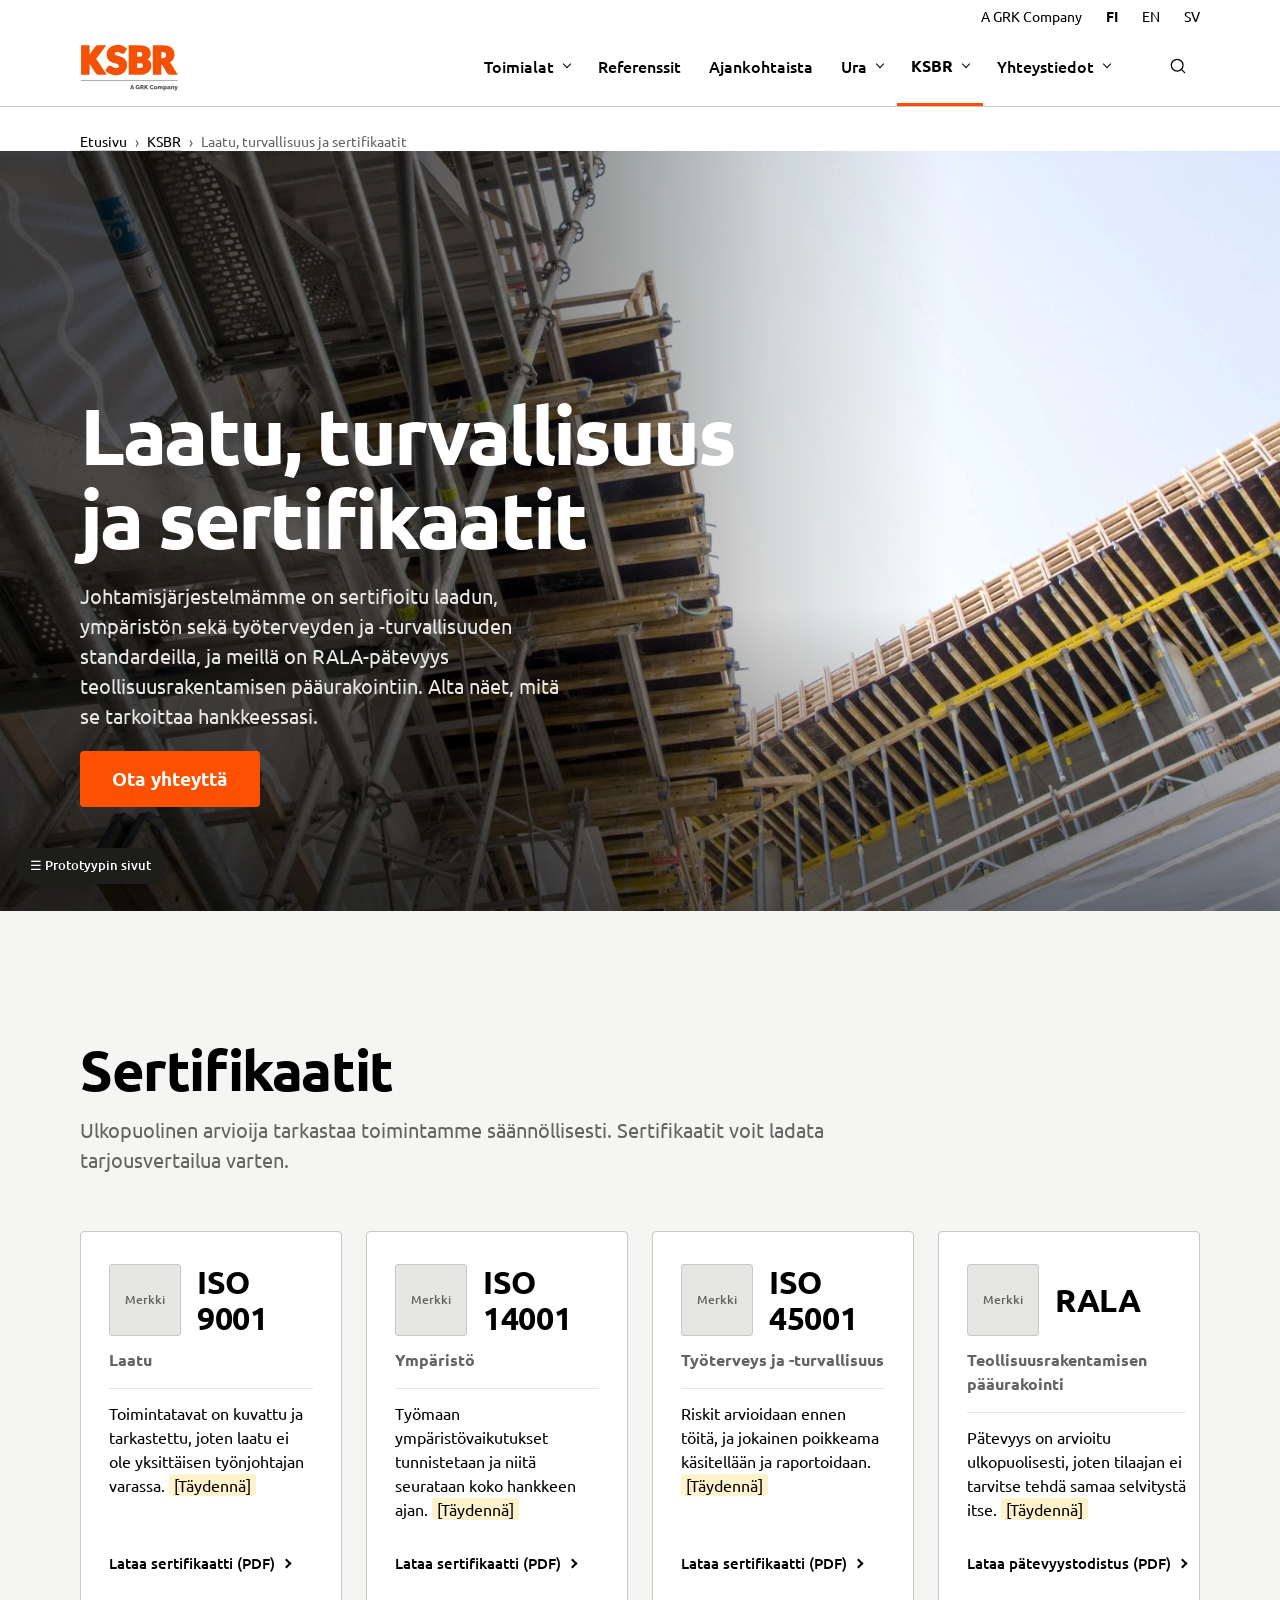
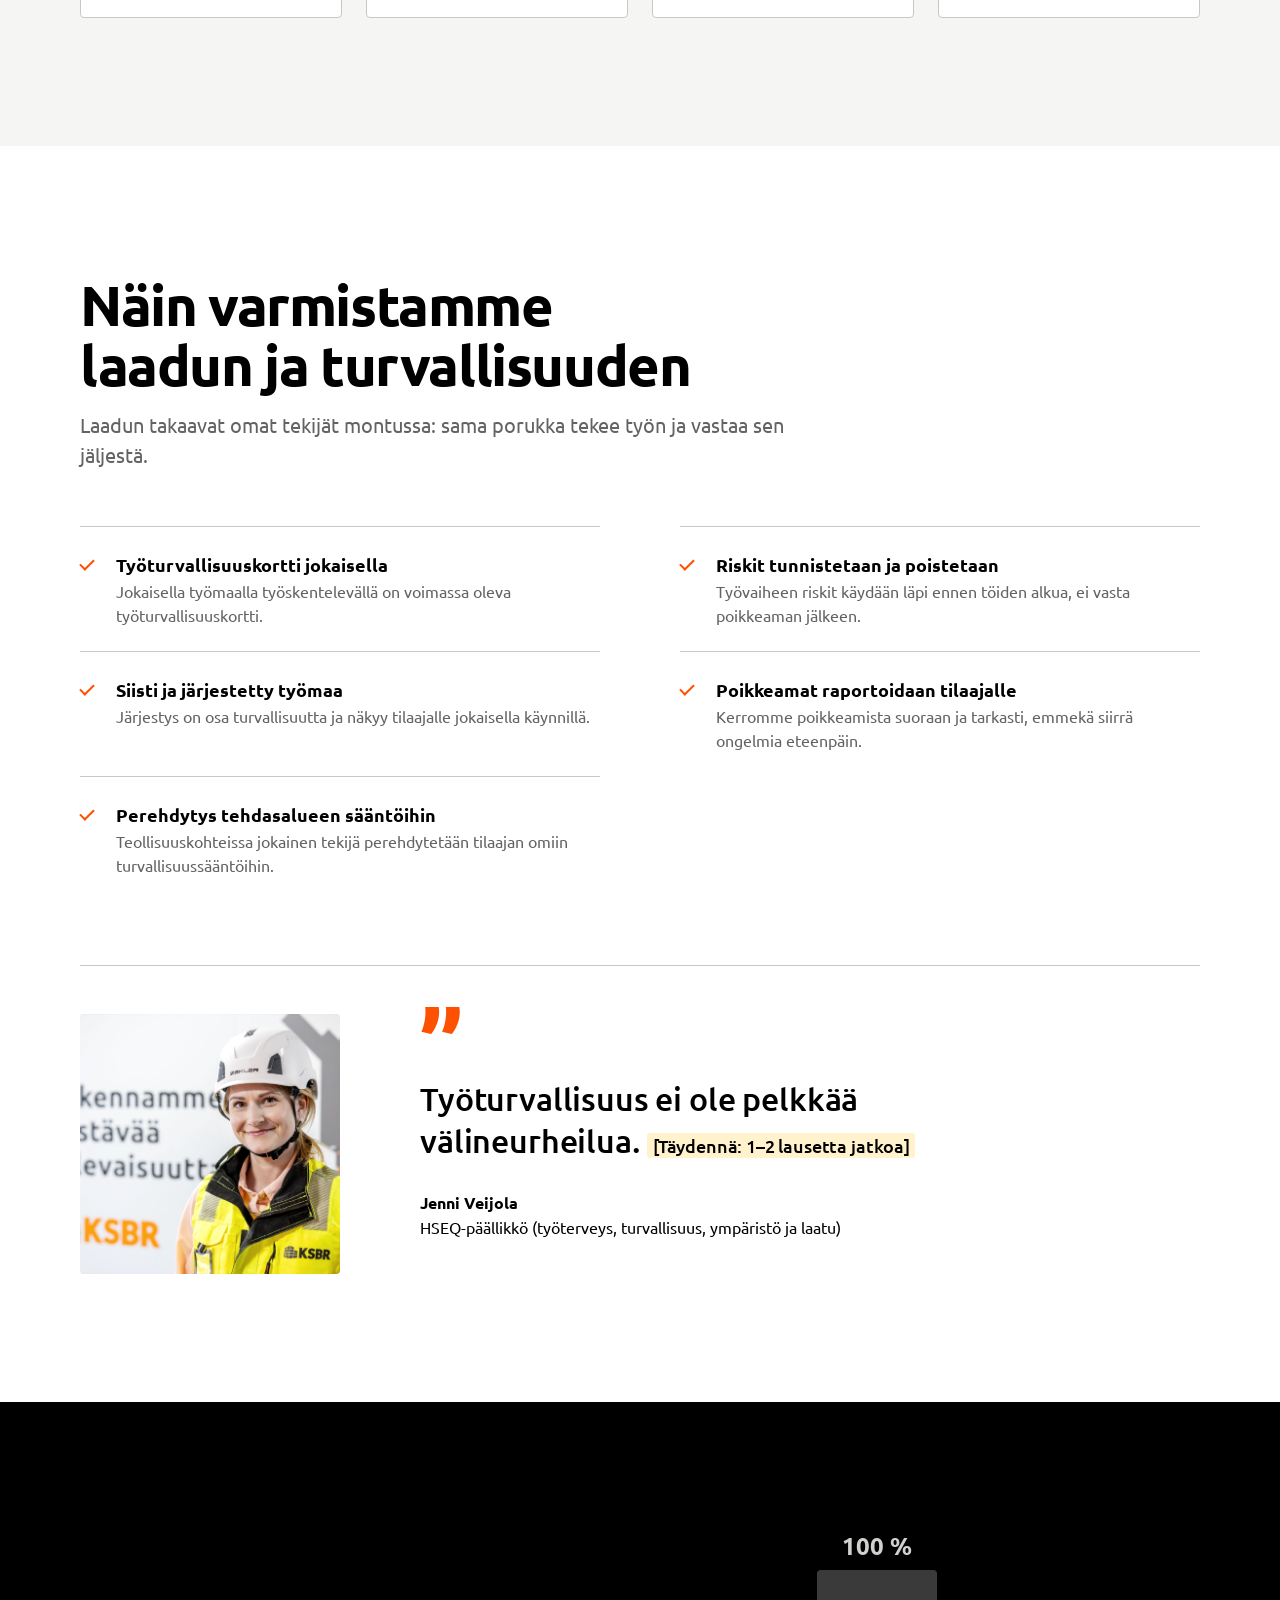
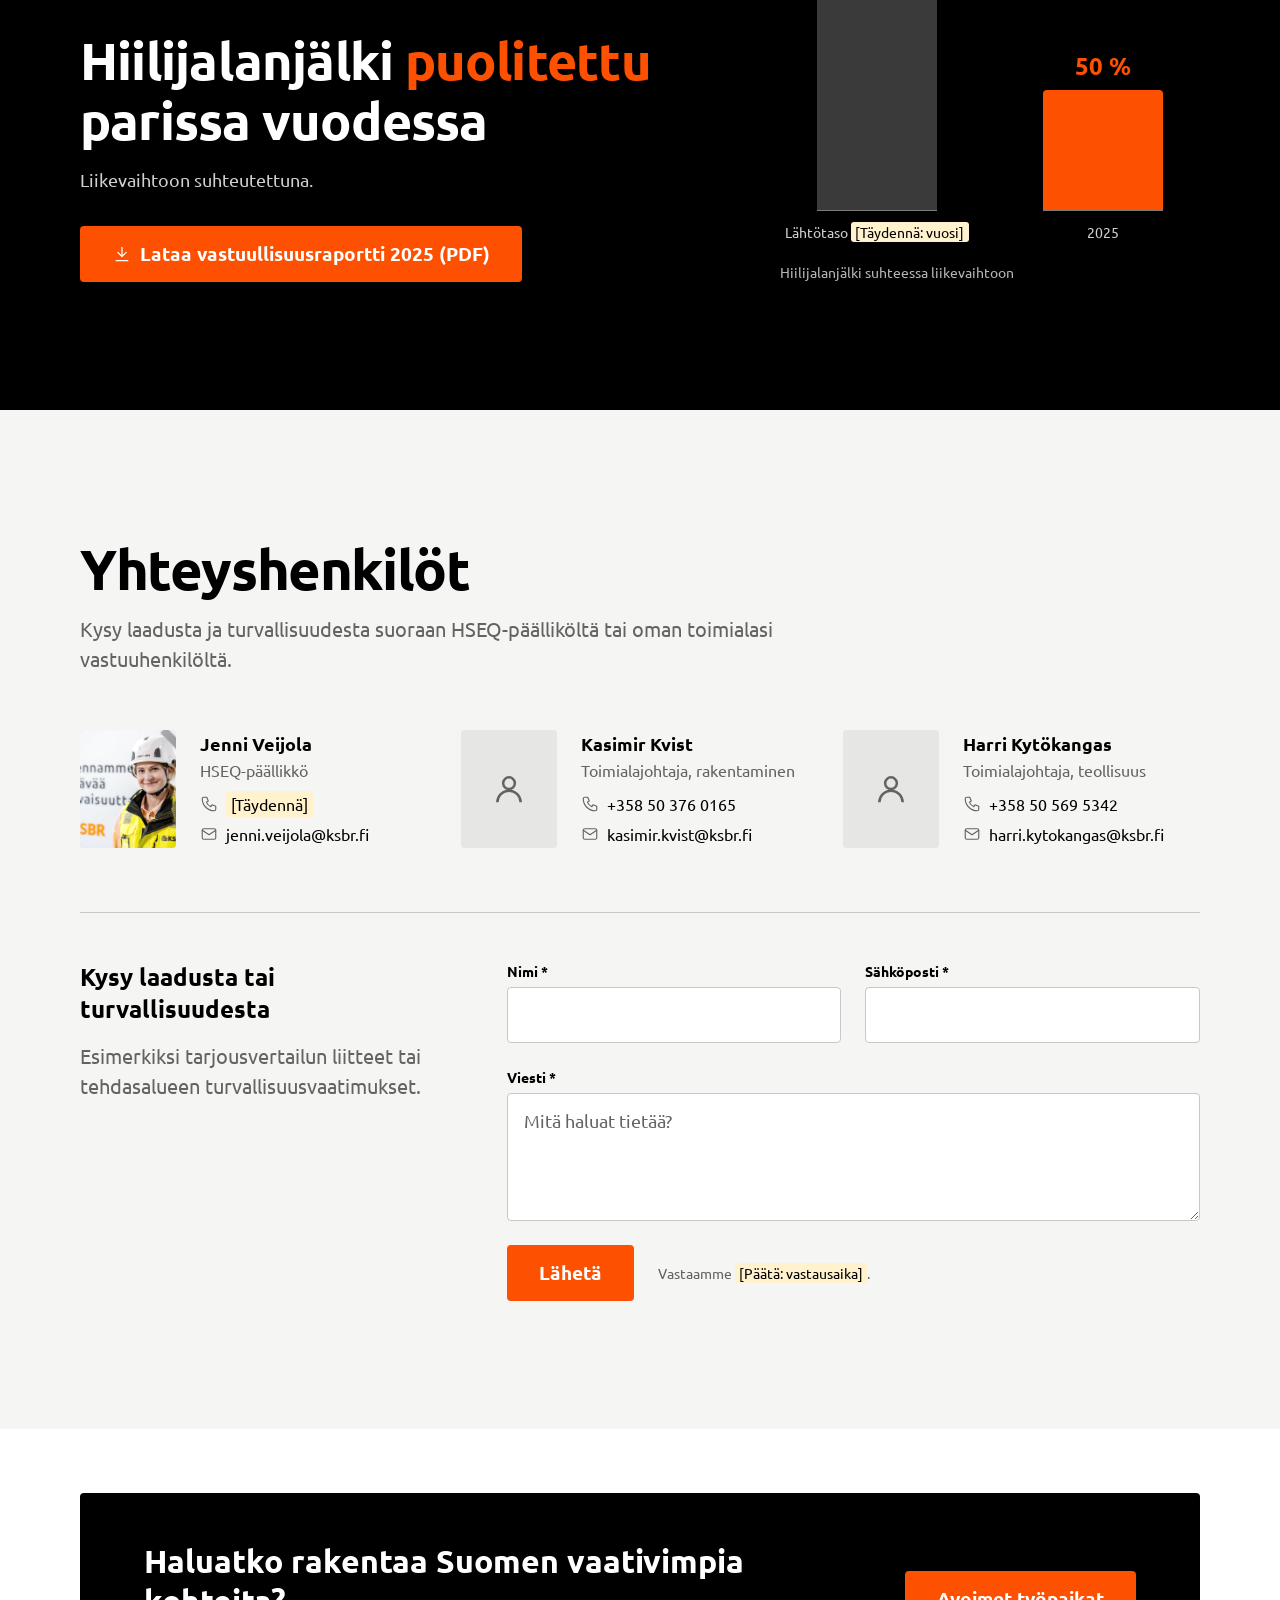
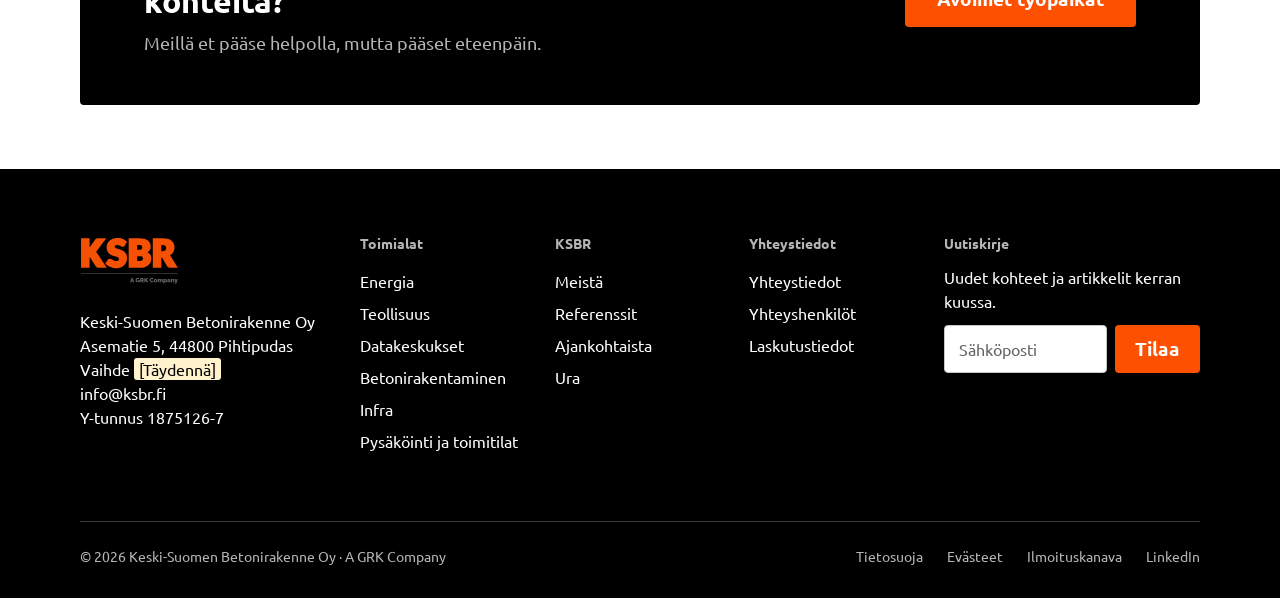
<file: laatu.html>
<!doctype html>
<html lang="fi">
<head>
<meta charset="utf-8">
<meta name="viewport" content="width=device-width, initial-scale=1">
<meta name="robots" content="noindex, nofollow">
<title>Laatu ja turvallisuus · KSBR (prototyyppi)</title>

<link rel="stylesheet" href="css/tokens.css">
<link rel="stylesheet" href="css/bundle.css">
</head>
<body>


<link rel="stylesheet" href="https://fonts.googleapis.com/css2?family=Ubuntu:ital,wght@0,300;0,400;0,500;0,700;1,400&amp;display=swap">
<style>
body{margin:0;background:#fff}
a{color:#000000}a:hover{color:#fd5000}
.certs{display:grid;grid-template-columns:repeat(4,minmax(0,1fr));gap:24px}
.cert-head{display:flex;align-items:center;gap:16px}
.seal{flex:none;width:72px;height:72px;border-radius:4px;background:#e6e6e5;display:grid;place-items:center;box-shadow:inset 0 0 0 1px #c8c8c7}
.seal span{font-size:12px;line-height:16px;font-weight:500;color:#636362}
.cert{display:grid;grid-template-rows:auto auto 1fr auto;gap:12px;padding:32px 28px;background:#fff;border:1px solid #c8c8c7;border-radius:4px}
.cert-code{margin:0;font-size:32px;line-height:36px;font-weight:700;letter-spacing:-.01em;font-variant-numeric:lining-nums tabular-nums}
.cert-name{margin:0;font-size:16px;line-height:24px;font-weight:700;color:#636362;padding-bottom:16px;border-bottom:1px solid #e6e6e5}
.cert p.what{margin:0;font-size:16px;line-height:24px}
.cert .b-link{font-size:15px;margin-top:8px}
.qa-head{display:grid;grid-template-columns:7fr 5fr;gap:80px;align-items:end;margin-bottom:48px}
.qa-head .b-head{margin:0}
.quote{margin:64px 0 0;padding-top:48px;border-top:1px solid #c8c8c7;display:grid;grid-template-columns:4fr 8fr;gap:80px;align-items:start}
.quote blockquote{margin:0;font-size:32px;line-height:42px;font-weight:500;text-wrap:balance}
.quote blockquote::before{content:"”";display:block;font-size:80px;line-height:56px;font-weight:700;color:#fd5000}
.quote figcaption{font-size:16px;line-height:24px;padding-top:56px}
.quote figcaption b{display:block}
.co2{margin:0;justify-self:end;width:100%;max-width:420px}
.co2-bars{display:grid;grid-template-columns:1fr 1fr;gap:32px;align-items:end}
.co2-col{display:grid;justify-items:center;align-content:end;gap:8px}
.co2-bar{width:100%;max-width:120px;border-radius:4px 4px 0 0;background:#3a3a3a;box-shadow:0 1px 0 #7a7a79}
.co2-bar--now{background:#fd5000}
.co2-val{font-size:24px;line-height:32px;font-weight:700;color:#d0d0cf}
.co2-val--now{color:#fd5000}
.co2-lbl{margin-top:4px;font-size:14px;line-height:20px;color:#d0d0cf;text-align:center}
.co2 figcaption{margin-top:20px;font-size:14px;line-height:20px;color:#b5b5b4}
.resp{background:#000;color:#fff}
.resp-grid{display:grid;grid-template-columns:7fr 5fr;gap:80px;align-items:end}
.resp h2{margin:0;font-size:52px;line-height:60px;font-weight:700;letter-spacing:-.015em;color:#fff;text-wrap:balance}
.resp h2 em{font-style:normal;color:#fd5000}
.resp p{margin:16px 0 0;font-size:18px;line-height:28px;color:#d0d0cf}
.resp .b-link{color:#fff}
.resp .b-link:hover{color:#fff}
.b-footer__top{grid-template-columns:3fr 2fr 2fr 2fr 3fr}
@media (max-width:900px){
.b-h2,.resp h2{font-size:26px;line-height:32px}
.certs{grid-template-columns:repeat(2,minmax(0,1fr))}
.b-check,.b-people,.b-form{grid-template-columns:1fr}
.qa-head,.quote,.resp-grid,.b-lightform,.b-footer__top{grid-template-columns:1fr;gap:24px}
.quote figcaption{padding-top:0}
}

/* ---- hi-fi ---- */
.hf img{filter:saturate(.9) contrast(1.05)}
.hf-sec{padding:128px 80px}
.hf-h2{margin:0;font:700 56px/60px var(--font-head);letter-spacing:-.025em;text-wrap:balance}
.hf-lead{margin:20px 0 0;max-width:62ch;font:400 20px/30px var(--font-sans);color:var(--ink-2)}
.hf-eyebrow{margin:0 0 16px;font:700 13px/20px var(--font-head);letter-spacing:.12em;text-transform:uppercase;color:var(--ink-2)}
.hf-hero{position:relative;min-height:820px;display:grid;align-content:end;color:#fff;overflow:hidden;background:#111}
.hf-hero>img{position:absolute;inset:0;width:100%;height:100%;object-fit:cover}
.hf-hero::after{content:"";position:absolute;inset:0;background:linear-gradient(180deg,rgba(0,0,0,.2) 0%,rgba(0,0,0,0) 28%,rgba(0,0,0,.78) 100%),linear-gradient(90deg,rgba(0,0,0,.72) 0%,rgba(0,0,0,.35) 45%,rgba(0,0,0,0) 70%)}
.hf-hero__text{position:relative;z-index:1;padding:0 80px 160px;max-width:1100px}
.hf-hero .hf-eyebrow{color:#fff;opacity:.85}
.hf-hero h1{margin:0;font:700 112px/108px var(--font-head);letter-spacing:-.04em}
.hf-hero h1 span{display:block;color:var(--accent)}
.hf-hero p.lead{margin:32px 0 0;max-width:46ch;font:400 22px/32px var(--font-sans);color:#e8e8e7}
.hf-hero .acts{display:flex;flex-wrap:wrap;align-items:center;gap:16px 32px;margin-top:40px}
.hf-hero .acts .b-link{color:#fff}
.hf-hero__note{position:absolute;z-index:1;right:80px;top:24px;font-size:12px;line-height:16px;color:rgba(255,255,255,.6)}
.hf-tasks{position:relative;z-index:2;display:grid;grid-template-columns:repeat(4,minmax(0,1fr));margin:-72px 80px 0;background:#fff;box-shadow:0 24px 48px -24px rgba(0,0,0,.35)}
.hf-task{display:grid;grid-template-columns:28px 1fr 12px;gap:16px;align-items:center;padding:28px;text-decoration:none;color:var(--ink)}
.hf-task+.hf-task{border-left:1px solid var(--surface)}
.hf-task .b-ico{width:24px;height:24px;color:var(--ink)}
.hf-task b{display:block;font:700 18px/24px var(--font-head)}
.hf-task small{display:block;font-size:14px;line-height:20px;color:var(--ink-2)}
.hf-task::after{content:"";width:8px;height:8px;border:solid var(--ink);border-width:2px 2px 0 0;transform:rotate(45deg)}
.hf-task:hover b{text-decoration:underline;text-underline-offset:4px}
.hf-ind{display:grid;grid-template-columns:repeat(5,minmax(0,1fr));gap:24px;margin-top:64px}
.hf-indcard{display:grid;grid-template-rows:auto auto auto 1fr auto;gap:12px;text-decoration:none;color:var(--ink)}
.hf-indcard .ph{position:relative;aspect-ratio:3/4;overflow:hidden;margin-bottom:12px}
.hf-indcard .ph img{position:absolute;inset:0;width:100%;height:100%;object-fit:cover}
.hf-oldico{width:64px;height:64px;margin:-4px 0 0 -6px;filter:none!important}
.hf-indcard h3{margin:0;font:700 24px/30px var(--font-head);letter-spacing:-.01em}
.hf-indcard p{margin:0;font-size:16px;line-height:24px;color:var(--ink-2)}
.hf-indcard .b-link{align-self:end;justify-self:start;font-size:16px}
.hf-indcard:hover h3{text-decoration:underline;text-underline-offset:5px;text-decoration-thickness:2px}
.hf-ico{width:44px;height:44px;fill:none;stroke:var(--ink);stroke-width:1.75;stroke-linecap:round;stroke-linejoin:round}
.hf-ico .a{stroke:var(--accent)}
.hf-indfoot{display:flex;gap:16px 40px;margin-top:48px;padding-top:24px;border-top:1px solid var(--line)}
.hf-band{position:relative;min-height:640px;display:grid;align-content:end;overflow:hidden;color:#fff}
.hf-band>img{position:absolute;inset:0;width:100%;height:100%;object-fit:cover}
.hf-band::after{content:"";position:absolute;inset:0;background:linear-gradient(0deg,rgba(0,0,0,.82) 0%,rgba(0,0,0,.35) 50%,rgba(0,0,0,0) 75%),linear-gradient(90deg,rgba(0,0,0,.5) 0%,rgba(0,0,0,0) 60%)}
.hf-band__text{position:relative;z-index:1;padding:0 80px 72px;max-width:900px}
.hf-band .hf-eyebrow{color:#fff;opacity:.85}
.hf-band h2{margin:0;font:700 48px/54px var(--font-head);letter-spacing:-.02em}
.hf-band .b-link{margin-top:24px;color:#fff;display:inline-block}
.hf-why{background:#000;color:#fff}
.hf-why .hf-h2{color:#fff}
.hf-why .hf-lead{color:var(--on-dark)}
.hf-nums{display:grid;grid-template-columns:repeat(3,minmax(0,1fr));gap:48px;margin-top:80px}
.hf-num b{display:block;font:700 144px/1 var(--font-head);letter-spacing:-.05em;color:var(--accent);font-variant-numeric:lining-nums tabular-nums}
.hf-num small{display:block;margin-top:16px;padding-bottom:28px;border-bottom:1px solid var(--on-dark-line);font:500 18px/26px var(--font-sans);color:var(--on-dark)}
.hf-num small em{font-style:normal;font-weight:700;color:#fff;margin-right:6px}
.hf-num h3{margin:28px 0 8px;font:700 24px/32px var(--font-head)}
.hf-num p{margin:0;font-size:16px;line-height:24px;color:var(--on-dark)}
.hf-certs{display:flex;flex-wrap:wrap;gap:12px 32px;margin-top:80px;padding-top:24px;border-top:1px solid var(--on-dark-line);font:700 14px/20px var(--font-sans)}
.hf-certs span:first-child{color:var(--on-dark-muted);letter-spacing:.1em;text-transform:uppercase}
.hf-cards{display:grid;grid-template-columns:repeat(3,minmax(0,1fr));gap:24px;margin-top:56px}
.hf-card{display:grid;gap:12px;align-content:start;text-decoration:none;color:var(--ink)}
.hf-card .ph{position:relative;aspect-ratio:4/3;overflow:hidden;margin-bottom:8px}
.hf-card .ph img{position:absolute;inset:0;width:100%;height:100%;object-fit:cover}
.hf-card .meta{margin:0;font-size:14px;line-height:20px;color:var(--ink-2)}
.hf-card h3{margin:0;font:700 24px/30px var(--font-head);letter-spacing:-.01em}
.hf-card p{margin:0;font-size:16px;line-height:24px;color:var(--ink-2)}
.hf-card:hover h3{text-decoration:underline;text-underline-offset:5px;text-decoration-thickness:2px}
.hf-headrow{display:flex;justify-content:space-between;align-items:end;gap:32px}
.hf-edge{display:grid;grid-template-columns:1fr 1fr;min-height:640px}
.hf-edge .ph{position:relative;overflow:hidden}
.hf-edge .ph img{position:absolute;inset:0;width:100%;height:100%;object-fit:cover}
.hf-edge .tx{display:grid;align-content:center;gap:0;padding:96px 80px}
.hf-edge--tint .tx{background:var(--tint)}
.hf-edge .acts{display:flex;flex-wrap:wrap;gap:16px 32px;margin-top:40px;align-items:center}
.hf-edge blockquote{margin:48px 0 0;padding-top:28px;border-top:1px solid var(--line);font:700 22px/32px var(--font-head)}
.hf-edge cite{display:block;margin-top:8px;font:400 16px/24px var(--font-sans);color:var(--ink-2)}
.hf-news{display:grid;grid-template-columns:repeat(3,minmax(0,1fr));gap:24px;margin-top:56px}
.hf-news a{display:grid;grid-template-rows:auto auto 1fr auto;gap:12px;text-decoration:none;color:var(--ink)}
.hf-news .ph{position:relative;aspect-ratio:16/10;overflow:hidden;margin-bottom:8px}
.hf-news .ph img{position:absolute;inset:0;width:100%;height:100%;object-fit:cover}
.hf-news time{font-size:14px;line-height:20px;color:var(--ink-2)}
.hf-news h3{margin:0;font:700 22px/30px var(--font-head)}
.hf-news .b-link{align-self:end;justify-self:start}
.hf-news a:hover h3{text-decoration:underline;text-underline-offset:4px}
.hf-letter{display:grid;grid-template-columns:5fr 7fr;gap:48px;align-items:center;margin-top:72px;padding:40px;background:#fff}
.hf-letter h3{margin:0;font:700 26px/32px var(--font-head)}
.hf-letter p{margin:6px 0 0;color:var(--ink-2)}
.hf-letter form{display:flex;gap:8px}.hf-letter .b-input{flex:1}
.hf-steps{display:grid;grid-template-columns:repeat(5,minmax(0,1fr));gap:20px;margin-top:64px;position:relative}
.hf-step{display:grid;grid-template-rows:auto auto auto 1fr auto;gap:10px;text-decoration:none;color:var(--ink)}
.hf-step .no{display:flex;align-items:center;gap:16px;font:700 56px/1 var(--font-head);letter-spacing:-.03em;color:var(--accent);font-variant-numeric:lining-nums tabular-nums}
.hf-step .no::after{content:"";flex:1;height:1px;background:var(--line)}
.hf-step:last-child .no::after{background:transparent}
.hf-step .ph{position:relative;aspect-ratio:3/4;overflow:hidden;margin:6px 0 10px}
.hf-step .ph img{position:absolute;inset:0;width:100%;height:100%;object-fit:cover}
.hf-step h3{margin:0;font:700 22px/28px var(--font-head)}
.hf-step p{margin:0;font-size:15px;line-height:22px;color:var(--ink-2)}
.hf-step .b-link{align-self:end;justify-self:start;font-size:15px}
.hf-step:hover h3{text-decoration:underline;text-underline-offset:4px}
.hf-herostats{position:relative;z-index:1;display:grid;grid-template-columns:repeat(3,minmax(0,1fr));margin:0 80px;border-top:1px solid rgba(255,255,255,.35)}
.hf-herostats div{padding:28px 0 40px}
.hf-herostats b{display:block;font:700 72px/1 var(--font-head);letter-spacing:-.04em;color:var(--accent)}
.hf-herostats small{display:block;margin-top:10px;font:500 16px/24px var(--font-sans);color:#e8e8e7}
.hf-herostats small em{font-style:normal;font-weight:700;color:#fff;margin-right:6px}
.hf-usp{display:grid;grid-template-columns:repeat(3,minmax(0,1fr));gap:48px;margin-top:64px}
.hf-usp div{padding-top:28px;border-top:1px solid var(--on-dark-line)}
.hf-usp h3{margin:0 0 12px;font:700 28px/34px var(--font-head);letter-spacing:-.01em;color:#fff}
.hf-usp p{margin:0;font-size:17px;line-height:26px;color:var(--on-dark)}
@media (max-width:900px){
.hf-sec{padding:72px 20px}.hf-h2{font-size:34px;line-height:40px}
.hf-hero{min-height:640px}.hf-hero__text{padding:0 20px 120px}.hf-hero h1{font-size:52px;line-height:50px}
.hf-tasks{grid-template-columns:1fr;margin:-48px 20px 0}.hf-task+.hf-task{border-left:0;border-top:1px solid var(--surface)}
.hf-ind,.hf-nums,.hf-cards,.hf-news,.hf-letter,.hf-edge,.hf-steps,.hf-usp,.hf-herostats{grid-template-columns:1fr}
.hf-ind{grid-template-columns:1fr 1fr}
.hf-num b{font-size:88px}.hf-edge .tx{padding:56px 20px}.hf-band__text{padding:0 20px 48px}.hf-band h2{font-size:30px;line-height:36px}
.hf-herostats{margin:0 20px}.hf-herostats b{font-size:48px}
}

/* ---- hi-fi: yleiset sivut ---- */
.hf .b-section{padding:128px 80px}
.hf .b-section--tight{padding-top:64px;padding-bottom:64px}
.hf .b-h1{font-size:80px;line-height:84px;letter-spacing:-.035em}
.hf .b-h2{font-size:56px;line-height:60px;letter-spacing:-.025em;text-wrap:balance}
.hf .b-head .b-body{font-size:20px;line-height:30px}
.hf .b-head{margin-bottom:56px}
.hf .b-lead{font-size:22px;line-height:32px}
.hf .b-why__num,.hf .why-num{font-size:120px;line-height:1;letter-spacing:-.05em;color:var(--accent)}
.hf .b-chain__no{font-size:56px;line-height:1;letter-spacing:-.03em;color:var(--accent)}
.hf .b-case h3{font-size:22px;line-height:28px}
.hf .b-case:hover h3,.hf .b-industry:hover h3{text-decoration:underline;text-underline-offset:5px;text-decoration-thickness:2px}
.hf-hero--page{min-height:760px}
.hf-hero--page .hf-hero__text{display:grid;gap:20px;padding-bottom:104px;max-width:1000px}
.hf-hero--page h1,.hf-hero--page .b-h1{margin:0;color:#fff;font:700 80px/84px var(--font-head);letter-spacing:-.035em;max-width:16ch;text-wrap:balance}
.hf-hero--page .b-lead{margin:0;color:#e8e8e7;max-width:48ch}
.hf-hero--page .b-eyebrow{color:#fff;opacity:.85}
.hf-hero--page a:not(.b-btn){color:#fff}
.hf-hero--page .tag{background:transparent;color:#fff;border-color:rgba(255,255,255,.55)}
.hf-hero--page .quick a{text-decoration-color:rgba(255,255,255,.5)}
.hf-hero--page .recruiter-mini{border-color:rgba(255,255,255,.3);color:#fff}
.hf-hero--page .recruiter-mini b{color:#d0d0cf}
.hf-hero--page .recruiter-mini .b-ico{color:#fff}
@media (max-width:900px){
.hf .b-section{padding:72px 20px}.hf .b-h2{font-size:34px;line-height:40px}.hf .b-h1{font-size:44px;line-height:48px}
.hf-hero--page{min-height:600px}.hf-hero--page h1,.hf-hero--page .b-h1{font-size:44px;line-height:48px}.hf-hero--page .hf-hero__text{padding:0 20px 72px}
.hf .b-why__num,.hf .why-num{font-size:72px}
}

/* ---- audit-korjaukset ---- */
.hf-skip{position:absolute;left:16px;top:-80px;z-index:100;padding:12px 16px;background:var(--ink);color:#fff;font:700 16px/24px var(--font-sans);text-decoration:none}
.hf-skip:focus{top:16px;color:#fff}
.hf :focus-visible{outline:3px solid var(--accent);outline-offset:3px}
.hf .b-btn:focus-visible{outline:3px solid var(--ink);outline-offset:2px;box-shadow:0 0 0 2px #fff}
.hf .b-footer h2.hf-fh{margin:0 0 12px;font-size:14px;line-height:20px;font-weight:700;color:var(--on-dark-muted)}
.hf .sr-only{position:absolute;width:1px;height:1px;overflow:hidden;clip:rect(0 0 0 0);white-space:nowrap}
.hf h3 .b-gap,.hf .b-person__name .b-gap{font-size:.75em;font-weight:500}
.hf .b-step::before{font-size:48px;line-height:1;letter-spacing:-.03em}
.hf-hero::after{background:linear-gradient(0deg,rgba(0,0,0,.52) 0%,rgba(0,0,0,0) 40%),linear-gradient(90deg,rgba(0,0,0,.68) 0%,rgba(0,0,0,.55) 38%,rgba(0,0,0,.16) 60%,rgba(0,0,0,0) 74%)}
.hf-hero .lead,.hf-hero--page .b-lead{max-width:40ch}
.hf-menu{display:none;align-items:center;gap:8px;min-height:44px;padding:0 12px;border:1px solid var(--line);border-radius:4px;background:#fff;font:700 15px/20px var(--font-sans);color:var(--ink)}
.hf-menu i{display:block;width:18px;height:2px;background:currentColor;box-shadow:0 6px 0 currentColor,0 -6px 0 currentColor}
.hf .hf-hero h1,.hf .hf-hero--page h1{hyphens:auto;overflow-wrap:anywhere}
@media (max-width:1200px){.hf-ind,.hf-steps{grid-template-columns:repeat(3,minmax(0,1fr))}}
@media (max-width:900px){
.hf .b-nav__menu,.hf .b-nav__util{display:none}.hf-menu{display:inline-flex;margin-left:auto}
.hf .hf-hero h1,.hf .hf-hero--page h1{font-size:clamp(34px,9vw,52px);line-height:1.08}
.hf-ind,.hf-steps{grid-template-columns:1fr 1fr}
}

/* ---- audit-kierros-3 ---- */
.hf .hf-hero h1,.hf .hf-hero--page h1{hyphens:manual;overflow-wrap:normal}
.hf-hero--page h1,.hf-hero--page .b-h1{max-width:20ch}
.hf-hero--page .b-lead{font:400 20px/30px var(--font-sans);max-width:44ch}
.hf-hero--tv h1{font-size:clamp(34px,5vw,64px)!important;line-height:1.06!important;max-width:16ch}
.hf-hero>img{object-position:var(--pos,center)}
.b-nav__menu.is-open{display:grid!important;position:absolute;left:0;right:0;top:100%;z-index:50;gap:0;padding:8px 20px 24px;background:#fff;box-shadow:0 24px 32px -24px rgba(0,0,0,.4)}
.b-nav__menu.is-open .b-nav__item{padding:16px 0;border-bottom:1px solid var(--surface);font-size:18px}
.hf .b-nav__bar{position:relative}
@media (max-width:900px){
.hf-hero::after{background:linear-gradient(0deg,rgba(0,0,0,.74) 0%,rgba(0,0,0,.6) 50%,rgba(0,0,0,.24) 85%,rgba(0,0,0,.1) 100%)}
.hf-hero>img{object-position:70% 20%}
}
@media (max-width:600px){.hf .hf-hero h1,.hf .hf-hero--page h1{overflow-wrap:anywhere}}

/* ---- audit-kierros-4 ---- */
@media (max-width:600px){.hf-ind>:last-child:nth-child(odd){grid-column:1/-1}}
.hf .b-link{white-space:nowrap}
.hf-indfoot{flex-wrap:wrap}
.b-nav__menu .hf-langs{display:none}
.b-nav__menu.is-open .hf-langs{display:flex;gap:20px;align-items:center;padding:20px 0 4px;font-size:15px}
.b-nav__menu.is-open .hf-langs a{min-height:44px;display:inline-flex;align-items:center;text-decoration:none;color:var(--ink)}
.b-nav__menu.is-open .hf-langs a[aria-current]{font-weight:700;text-decoration:underline;text-underline-offset:4px}
.b-nav__menu.is-open .hf-langs .grk{margin-left:auto;color:var(--ink-2)}
body.menu-open{overflow:hidden}
@media (max-width:600px){
.hf-headrow{flex-direction:column;align-items:flex-start;gap:16px}
.hf-hero--tv .hf-hero__text{padding-top:56px}
.hf-herostats{grid-template-columns:repeat(3,minmax(0,1fr))!important;margin:0 20px;gap:12px}
.hf-herostats div{padding:20px 0 28px}
.hf-herostats b{font-size:34px}
.hf-herostats small{font-size:13px;line-height:18px}
.hf-steps{grid-template-columns:1fr!important}
.hf-step .ph{aspect-ratio:16/9}
.hf .b-media:not(:has(img)){aspect-ratio:16/9;min-height:0}
}
</style>

<div class="b-root hf" style="width: 100%;">
<a class="hf-skip" href="#sisalto">Siirry sisältöön</a>

<header class="b-nav">
  <div class="b-nav__util"><a href="https://grk.fi">A GRK Company</a><a href="#" data-proto-missing aria-current="true">FI</a><a href="#" data-proto-missing>EN</a><a href="#" data-proto-missing>SV</a></div>
  <div class="b-nav__bar">
    <img fetchpriority="high" class="b-nav__logo" src="img/ksbr-logo.svg" alt="KSBR – A GRK Company">
    <nav class="b-nav__menu" id="paavalikko" aria-label="Päävalikko">
      <a class="b-nav__item b-nav__item--menu" href="index.html#toimialat">Toimialat</a>
      <a class="b-nav__item" href="referenssit.html">Referenssit</a>
      <a class="b-nav__item" href="#" data-proto-missing>Ajankohtaista</a>
      <a class="b-nav__item b-nav__item--menu" href="ura.html">Ura</a>
      <a class="b-nav__item b-nav__item--menu" href="index.html" aria-current="page">KSBR</a>
      <a class="b-nav__item b-nav__item--menu" href="yhteystiedot.html">Yhteystiedot</a>
      <div class="hf-langs"><a href="#" data-proto-missing aria-current="page" lang="fi">FI</a><a href="#" data-proto-missing hreflang="en" lang="en">EN</a><a href="#" data-proto-missing hreflang="sv" lang="sv">SV</a><a class="grk" href="https://grk.fi">A GRK Company</a></div>
    </nav>
    <button class="hf-menu" type="button" aria-expanded="false" aria-controls="paavalikko"><i aria-hidden="true"></i>Valikko</button>
    <a class="b-nav__search" href="index.html" aria-label="Haku"><svg class="b-ico" viewBox="0 0 24 24" aria-hidden="true"><circle cx="11" cy="11" r="7"></circle><path d="m20 20-4-4"></path></svg></a>
  </div>
</header>
<ol class="b-crumbs"><li><a href="index.html">Etusivu</a></li><li><a href="index.html">KSBR</a></li><li aria-current="page">Laatu, turvallisuus ja sertifikaatit</li></ol>
<main id="sisalto">

<section class="hf-hero hf-hero--page">
  <img src="img/ksbr-kuva-1.jpg" alt="KSBR:n timpuri muottitöissä">
  <div class="hf-hero__text">
    <h1 class="b-h1">Laatu, turvallisuus ja sertifikaatit</h1>
    <p class="b-lead">Johtamisjärjestelmämme on sertifioitu laadun, ympäristön sekä työterveyden ja -turvallisuuden standardeilla, ja meillä on RALA-pätevyys teollisuusrakentamisen pääurakointiin. Alta näet, mitä se tarkoittaa hankkeessasi.</p>
    <div class="b-btns"><a class="b-btn" href="#yhteyshenkilot">Ota yhteyttä</a></div>
  </div>
</section>

<section class="b-section b-section--gray"><div class="b-inner">
  <div class="b-head"><h2 class="b-h2">Sertifikaatit</h2><p class="b-body">Ulkopuolinen arvioija tarkastaa toimintamme säännöllisesti. Sertifikaatit voit ladata tarjousvertailua varten.</p></div>
  <div class="certs">
    <article class="cert"><div class="cert-head"><div class="seal" role="img" aria-label="Sertifiointielimen ISO 9001 -merkki"><span>Merkki</span></div><p class="cert-code">ISO 9001</p></div><p class="cert-name">Laatu</p><p class="what">Toimintatavat on kuvattu ja tarkastettu, joten laatu ei ole yksittäisen työnjohtajan varassa. <mark class="b-gap">[Täydennä]</mark></p><a class="b-link" href="#" data-proto-missing>Lataa sertifikaatti (PDF)</a></article>
    <article class="cert"><div class="cert-head"><div class="seal" role="img" aria-label="Sertifiointielimen ISO 14001 -merkki"><span>Merkki</span></div><p class="cert-code">ISO 14001</p></div><p class="cert-name">Ympäristö</p><p class="what">Työmaan ympäristövaikutukset tunnistetaan ja niitä seurataan koko hankkeen ajan. <mark class="b-gap">[Täydennä]</mark></p><a class="b-link" href="#" data-proto-missing>Lataa sertifikaatti (PDF)</a></article>
    <article class="cert"><div class="cert-head"><div class="seal" role="img" aria-label="Sertifiointielimen ISO 45001 -merkki"><span>Merkki</span></div><p class="cert-code">ISO 45001</p></div><p class="cert-name">Työterveys ja -turvallisuus</p><p class="what">Riskit arvioidaan ennen töitä, ja jokainen poikkeama käsitellään ja raportoidaan. <mark class="b-gap">[Täydennä]</mark></p><a class="b-link" href="#" data-proto-missing>Lataa sertifikaatti (PDF)</a></article>
    <article class="cert"><div class="cert-head"><div class="seal" role="img" aria-label="RALA-pätevyysmerkki"><span>Merkki</span></div><p class="cert-code">RALA</p></div><p class="cert-name">Teollisuusrakentamisen pääurakointi</p><p class="what">Pätevyys on arvioitu ulkopuolisesti, joten tilaajan ei tarvitse tehdä samaa selvitystä itse. <mark class="b-gap">[Täydennä]</mark></p><a class="b-link" href="#" data-proto-missing>Lataa pätevyystodistus (PDF)</a></article>
  </div>
</div></section>

<section class="b-section"><div class="b-inner">
  <div class="b-head"><h2 class="b-h2">Näin varmistamme laadun ja turvallisuuden</h2><p class="b-body">Laadun takaavat omat tekijät montussa: sama porukka tekee työn ja vastaa sen jäljestä.</p></div>
  <ul class="b-check">
    <li><div><b>Työturvallisuuskortti jokaisella</b><p>Jokaisella työmaalla työskentelevällä on voimassa oleva työturvallisuuskortti.</p></div></li>
    <li><div><b>Riskit tunnistetaan ja poistetaan</b><p>Työvaiheen riskit käydään läpi ennen töiden alkua, ei vasta poikkeaman jälkeen.</p></div></li>
    <li><div><b>Siisti ja järjestetty työmaa</b><p>Järjestys on osa turvallisuutta ja näkyy tilaajalle jokaisella käynnillä.</p></div></li>
    <li><div><b>Poikkeamat raportoidaan tilaajalle</b><p>Kerromme poikkeamista suoraan ja tarkasti, emmekä siirrä ongelmia eteenpäin.</p></div></li>
    <li><div><b>Perehdytys tehdasalueen sääntöihin</b><p>Teollisuuskohteissa jokainen tekijä perehdytetään tilaajan omiin turvallisuussääntöihin.</p></div></li>
  </ul>
  <figure class="b-quote" style="margin-top: 64px; padding-top: 48px; border-top: 1px solid #c8c8c7;">
    <div class="b-media b-media--square"><img loading="lazy" decoding="async" src="img/Verkkoon-Jenni-Veijola-KSBR-2026-Anu-Leppanen-7356.jpg" alt="Jenni Veijola, HSEQ-päällikkö"></div>
    <div><blockquote>Työturvallisuus ei ole pelkkää välineurheilua. <mark class="b-gap" style="font-size: 18px;">[Täydennä: 1–2 lausetta jatkoa]</mark></blockquote><figcaption><b>Jenni Veijola</b>HSEQ-päällikkö (työterveys, turvallisuus, ympäristö ja laatu)</figcaption></div>
  </figure>
</div></section>

<section class="b-section resp"><div class="b-inner resp-grid">
  <div><h2 style="margin-top: 8px;">Hiilijalanjälki <em>puolitettu</em> parissa vuodessa</h2><p>Liikevaihtoon suhteutettuna.</p><div class="b-btns" style="margin-top: 32px;"><a class="b-btn" href="#" data-proto-missing><svg class="b-ico" viewBox="0 0 24 24" aria-hidden="true"><path d="M12 4v11m-5-5 5 5 5-5M5 20h14"></path></svg>Lataa vastuullisuusraportti 2025 (PDF)</a></div></div>
  <figure class="co2" aria-label="Hiilijalanjälki liikevaihtoon suhteutettuna: lähtötaso 100 prosenttia, vuonna 2025 noin 50 prosenttia.">
    <div class="co2-bars">
      <div class="co2-col"><span class="co2-val">100 %</span><div class="co2-bar" style="height: 240px;"></div><span class="co2-lbl">Lähtötaso <mark class="b-gap">[Täydennä: vuosi]</mark></span></div>
      <div class="co2-col"><span class="co2-val co2-val--now">50 %</span><div class="co2-bar co2-bar--now" style="height: 120px;"></div><span class="co2-lbl">2025</span></div>
    </div>
    <figcaption>Hiilijalanjälki suhteessa liikevaihtoon</figcaption>
  </figure>
</div></section>

<section class="b-section b-section--gray" id="yhteyshenkilot"><div class="b-inner">
  <div class="b-head"><h2 class="b-h2">Yhteyshenkilöt</h2><p class="b-body">Kysy laadusta ja turvallisuudesta suoraan HSEQ-päälliköltä tai oman toimialasi vastuuhenkilöltä.</p></div>
  <div class="b-people">
    <div class="b-person"><div class="b-person__img" aria-hidden="true"><img loading="lazy" decoding="async" src="img/Verkkoon-Jenni-Veijola-KSBR-2026-Anu-Leppanen-7356.jpg" alt=""></div><div><p class="b-person__name">Jenni Veijola</p><p class="b-person__role">HSEQ-päällikkö</p><p class="b-person__ch"><a href="#" data-proto-missing><svg class="b-ico" viewBox="0 0 24 24" aria-hidden="true"><path d="M5 3h4l2 5-2.5 1.5a11 11 0 0 0 6 6L16 13l5 2v4a2 2 0 0 1-2 2A16 16 0 0 1 3 5a2 2 0 0 1 2-2"></path></svg><mark class="b-gap">[Täydennä]</mark></a><a href="mailto:jenni.veijola@ksbr.fi"><svg class="b-ico" viewBox="0 0 24 24" aria-hidden="true"><rect x="3" y="5" width="18" height="14" rx="2"></rect><path d="m3 7 9 6 9-6"></path></svg>jenni.veijola@ksbr.fi</a></p></div></div>
    <div class="b-person"><div class="b-person__img" aria-hidden="true"><svg viewBox="0 0 24 24"><circle cx="12" cy="8.5" r="3.5"></circle><path d="M5 20a7 7 0 0 1 14 0"></path></svg></div><div><p class="b-person__name">Kasimir Kvist</p><p class="b-person__role">Toimialajohtaja, rakentaminen</p><p class="b-person__ch"><a href="tel:+358503760165"><svg class="b-ico" viewBox="0 0 24 24" aria-hidden="true"><path d="M5 3h4l2 5-2.5 1.5a11 11 0 0 0 6 6L16 13l5 2v4a2 2 0 0 1-2 2A16 16 0 0 1 3 5a2 2 0 0 1 2-2"></path></svg>+358 50 376 0165</a><a href="mailto:kasimir.kvist@ksbr.fi"><svg class="b-ico" viewBox="0 0 24 24" aria-hidden="true"><rect x="3" y="5" width="18" height="14" rx="2"></rect><path d="m3 7 9 6 9-6"></path></svg>kasimir.kvist@ksbr.fi</a></p></div></div>
    <div class="b-person"><div class="b-person__img" aria-hidden="true"><svg viewBox="0 0 24 24"><circle cx="12" cy="8.5" r="3.5"></circle><path d="M5 20a7 7 0 0 1 14 0"></path></svg></div><div><p class="b-person__name">Harri Kytökangas</p><p class="b-person__role">Toimialajohtaja, teollisuus</p><p class="b-person__ch"><a href="tel:+358505695342"><svg class="b-ico" viewBox="0 0 24 24" aria-hidden="true"><path d="M5 3h4l2 5-2.5 1.5a11 11 0 0 0 6 6L16 13l5 2v4a2 2 0 0 1-2 2A16 16 0 0 1 3 5a2 2 0 0 1 2-2"></path></svg>+358 50 569 5342</a><a href="mailto:harri.kytokangas@ksbr.fi"><svg class="b-ico" viewBox="0 0 24 24" aria-hidden="true"><rect x="3" y="5" width="18" height="14" rx="2"></rect><path d="m3 7 9 6 9-6"></path></svg>harri.kytokangas@ksbr.fi</a></p></div></div>
  </div>
  <div class="b-lightform">
    <div class="b-head" style="margin: 0; align-content: start;"><h3 class="b-h3">Kysy laadusta tai turvallisuudesta</h3><p class="b-body">Esimerkiksi tarjousvertailun liitteet tai tehdasalueen turvallisuusvaatimukset.</p></div>
    <form class="b-form">
      <div class="b-field"><label for="la-nimi">Nimi *</label><input class="b-input" id="la-nimi" type="text"></div>
      <div class="b-field"><label for="la-email">Sähköposti *</label><input class="b-input" id="la-email" type="email"></div>
      <div class="b-field b-field--full"><label for="la-viesti">Viesti *</label><textarea class="b-textarea" id="la-viesti" placeholder="Mitä haluat tietää?"></textarea></div>
      <div class="b-form__foot"><button class="b-btn" type="button">Lähetä</button><span class="b-small">Vastaamme <mark class="b-gap">[Päätä: vastausaika]</mark>.</span></div>
    </form>
  </div>
</div></section>

</main>
<section class="b-section b-section--tight"><div class="b-inner"><div class="b-strip"><div><h2>Haluatko rakentaa Suomen vaativimpia kohteita?</h2><p>Meillä et pääse helpolla, mutta pääset eteenpäin.</p></div><a class="b-btn" href="ura.html">Avoimet työpaikat</a></div></div></section>

<footer class="b-footer"><div class="b-footer__top">
  <div><img loading="lazy" decoding="async" class="b-footer__logo" src="img/ksbr-logo.svg" alt="KSBR – A GRK Company"><address class="b-footer__addr">Keski-Suomen Betonirakenne Oy<br>Asematie 5, 44800 Pihtipudas<br>Vaihde <mark class="b-gap">[Täydennä]</mark><br><a href="mailto:info@ksbr.fi" style="color: #ffffff;">info@ksbr.fi</a><br>Y-tunnus 1875126-7</address></div>
  <div><h2 class="hf-fh">Toimialat</h2><ul><li><a href="tuulivoima.html" style="color: #ffffff;">Energia</a></li><li><a href="teollisuus.html" style="color: #ffffff;">Teollisuus</a></li><li><a href="#" data-proto-missing style="color: #ffffff;">Datakeskukset</a></li><li><a href="betonirakentaminen.html" style="color: #ffffff;">Betonirakentaminen</a></li><li><a href="#" data-proto-missing style="color: #ffffff;">Infra</a></li><li><a href="#" data-proto-missing style="color: #ffffff;">Pysäköinti ja toimitilat</a></li></ul></div>
  <div><h2 class="hf-fh">KSBR</h2><ul><li><a href="meista.html" style="color: #ffffff;">Meistä</a></li><li><a href="referenssit.html" style="color: #ffffff;">Referenssit</a></li><li><a href="#" data-proto-missing style="color: #ffffff;">Ajankohtaista</a></li><li><a href="ura.html" style="color: #ffffff;">Ura</a></li></ul></div>
  <div><h2 class="hf-fh">Yhteystiedot</h2><ul><li><a href="yhteystiedot.html" style="color: #ffffff;">Yhteystiedot</a></li><li><a href="yhteyshenkilot.html" style="color: #ffffff;">Yhteyshenkilöt</a></li><li><a href="yhteystiedot.html" style="color: #ffffff;">Laskutustiedot</a></li></ul></div>
  <div><h2 class="hf-fh">Uutiskirje</h2><p style="font-size: 16px; line-height: 24px;">Uudet kohteet ja artikkelit kerran kuussa.</p><form class="b-footer__news"><input class="b-input" type="email" placeholder="Sähköposti" aria-label="Sähköposti"><button class="b-btn" type="button">Tilaa</button></form></div>
</div><div class="b-footer__bottom"><span>© 2026 Keski-Suomen Betonirakenne Oy · A GRK Company</span><nav><a href="#" data-proto-missing style="color: #b5b5b4;">Tietosuoja</a><a href="#" data-proto-missing style="color: #b5b5b4;">Evästeet</a><a href="#" data-proto-missing style="color: #b5b5b4;">Ilmoituskanava</a><a href="#" data-proto-missing style="color: #b5b5b4;">LinkedIn</a></nav></div></footer>

<script>(function(){var b=document.querySelector('.hf-menu'),m=document.getElementById('paavalikko');if(!b||!m)return;function set(o){b.setAttribute('aria-expanded',String(o));m.classList.toggle('is-open',o);document.body.classList.toggle('menu-open',o);var mn=document.querySelector('main'),ft=document.querySelector('footer');if(mn)mn.inert=o;if(ft)ft.inert=o;if(o){var f=m.querySelector('a');f&&f.focus()}else b.focus()}b.onclick=function(e){e.stopPropagation();set(b.getAttribute('aria-expanded')!=='true')};document.addEventListener('keydown',function(e){if(e.key==='Escape'&&m.classList.contains('is-open'))set(false)});document.addEventListener('click',function(e){if(m.classList.contains('is-open')&&!m.contains(e.target))set(false)})})();</script>
</div>



<style>
.pt-bar{position:fixed;left:16px;bottom:16px;z-index:9999;font:500 13px/1.2 Ubuntu,system-ui,sans-serif}
.pt-bar>button{display:flex;align-items:center;gap:8px;padding:10px 14px;border:0;border-radius:999px;background:#1d1d1b;color:#fff;cursor:pointer;box-shadow:0 4px 16px rgba(0,0,0,.18);font:inherit}
.pt-bar>button:focus-visible{outline:3px solid #fd5000;outline-offset:2px}
.pt-bar ul{display:none;position:absolute;left:0;bottom:48px;margin:0;padding:8px;list-style:none;min-width:240px;background:#fff;border:1px solid #e6e6e5;border-radius:8px;box-shadow:0 8px 32px rgba(0,0,0,.14)}
.pt-bar.open ul{display:block}
.pt-bar li a{display:block;padding:8px 12px;border-radius:4px;color:#1d1d1b;text-decoration:none}
.pt-bar li a:hover,.pt-bar li a[aria-current]{background:#fdf5ee;color:#000}
.pt-toast{position:fixed;left:50%;bottom:24px;transform:translate(-50%,16px);opacity:0;z-index:9999;padding:12px 18px;border-radius:8px;background:#1d1d1b;color:#fff;font:500 14px/1.3 Ubuntu,system-ui,sans-serif;transition:opacity .2s,transform .3s cubic-bezier(.22,1,.36,1);pointer-events:none}
.pt-toast.on{opacity:1;transform:translate(-50%,0)}
@media print{.pt-bar,.pt-toast{display:none}}
</style>
<nav class="pt-bar" aria-label="Prototyypin sivut"><button type="button" aria-expanded="false">☰ Prototyypin sivut</button><ul><li><a href="index.html">Etusivu</a></li><li><a href="tuulivoima.html">Tuulivoima</a></li><li><a href="teollisuus.html">Teollisuus</a></li><li><a href="betonirakentaminen.html">Betonirakentaminen</a></li><li><a href="referenssit.html">Referenssit</a></li><li><a href="referenssi-lestijarvi.html">Referenssi: Lestijärvi</a></li><li><a href="suunnitteluyhteistyo.html">Suunnitteluyhteistyö</a></li><li><a href="toteutusmallit.html">Toteutusmallit</a></li><li><a href="laatu.html" aria-current=page>Laatu ja turvallisuus</a></li><li><a href="meista.html">Meistä</a></li><li><a href="ura.html">Ura</a></li><li><a href="yhteystiedot.html">Yhteystiedot</a></li><li><a href="yhteyshenkilot.html">Yhteyshenkilöt</a></li><li><a href="tarjouspyynto.html">Tarjouspyyntö</a></li><li><a href="artikkeli-talvibetonointi.html">Artikkeli: Talvibetonointi</a></li></ul></nav>
<div class="pt-toast" role="status" aria-live="polite"></div>
<script>
(()=>{const bar=document.querySelector('.pt-bar'),btn=bar.querySelector('button'),toast=document.querySelector('.pt-toast');let t;
btn.addEventListener('click',()=>{const o=bar.classList.toggle('open');btn.setAttribute('aria-expanded',o)});
document.addEventListener('click',e=>{if(!bar.contains(e.target)){bar.classList.remove('open');btn.setAttribute('aria-expanded','false')}
const a=e.target.closest('a[data-proto-missing]');if(a){e.preventDefault();toast.textContent='Tämä sivu ei ole mukana prototyypissä';toast.classList.add('on');clearTimeout(t);t=setTimeout(()=>toast.classList.remove('on'),2200)}});
document.addEventListener('submit',e=>{e.preventDefault();toast.textContent='Prototyyppi: lomaketta ei lähetetä';toast.classList.add('on');clearTimeout(t);t=setTimeout(()=>toast.classList.remove('on'),2200)});
document.addEventListener('keydown',e=>{if(e.key==='Escape'){bar.classList.remove('open');btn.setAttribute('aria-expanded','false')}});})();
</script>
</body>
</html>
</file>
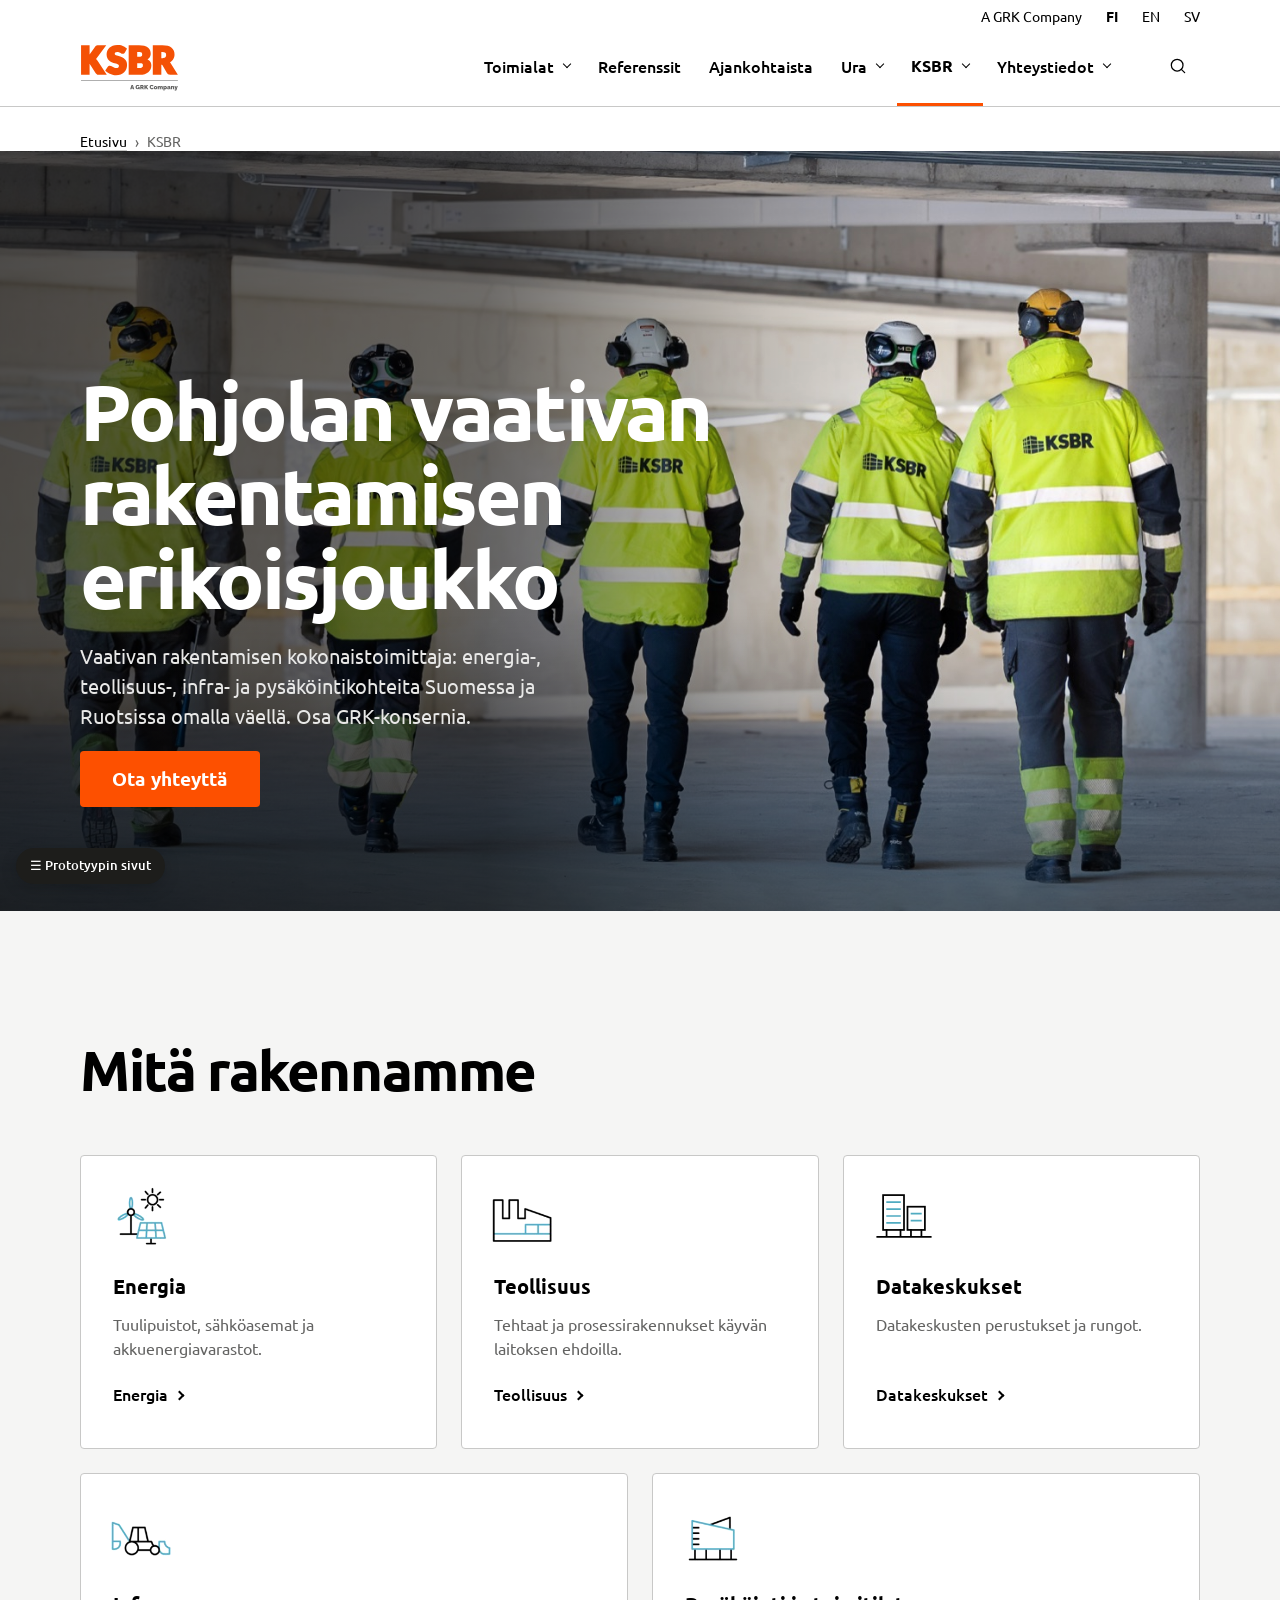
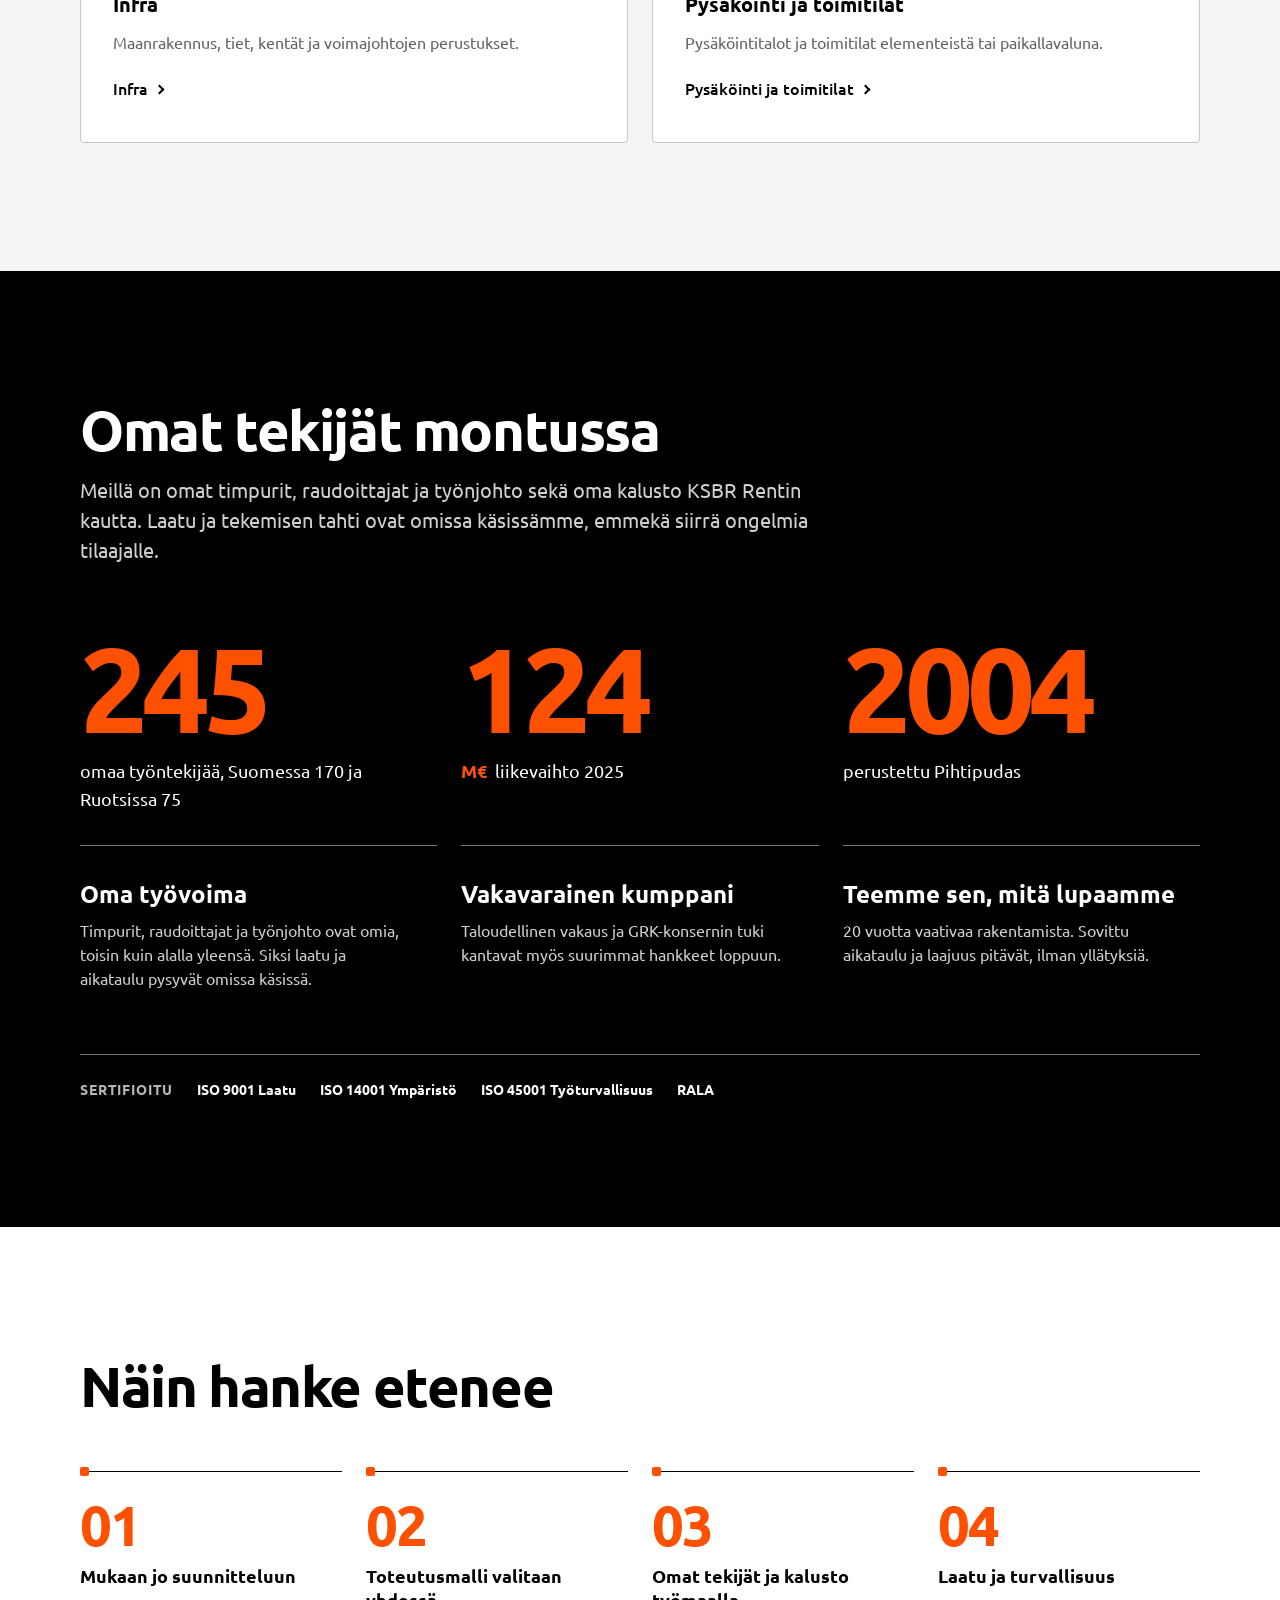
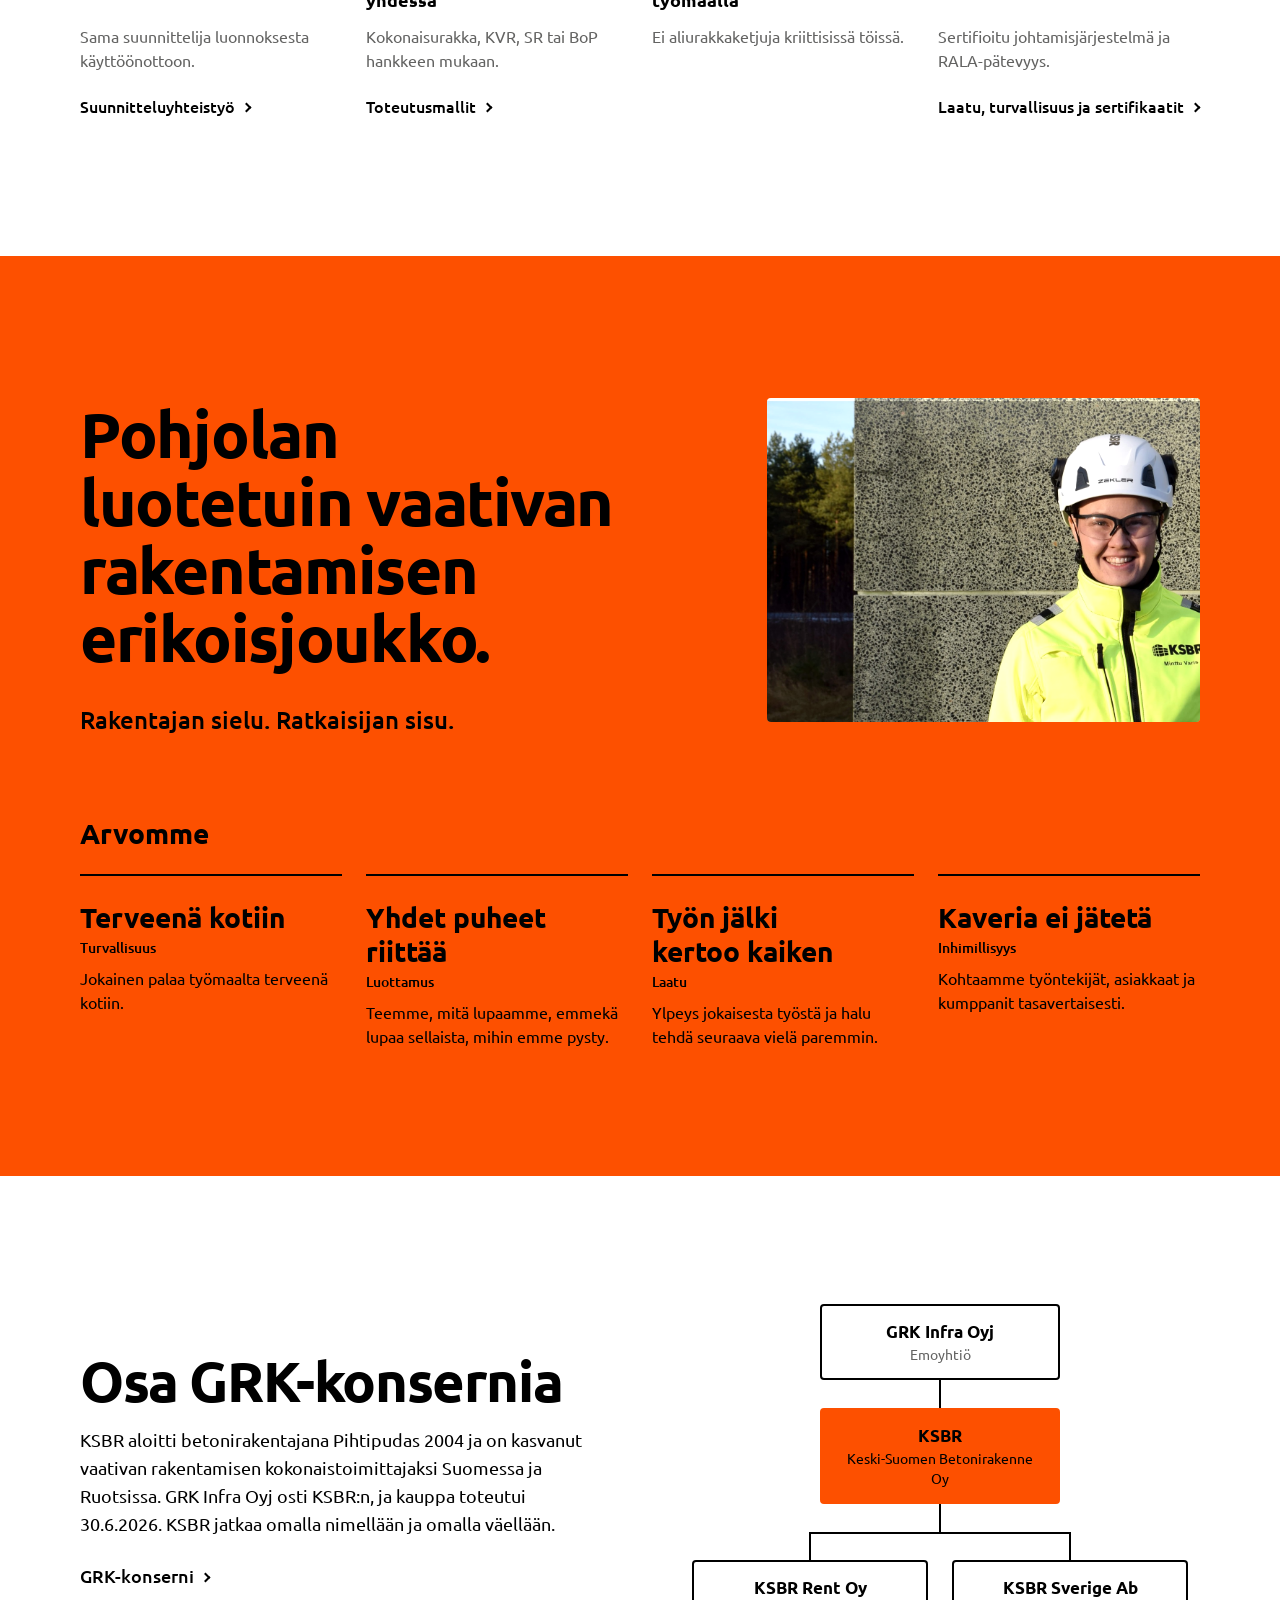
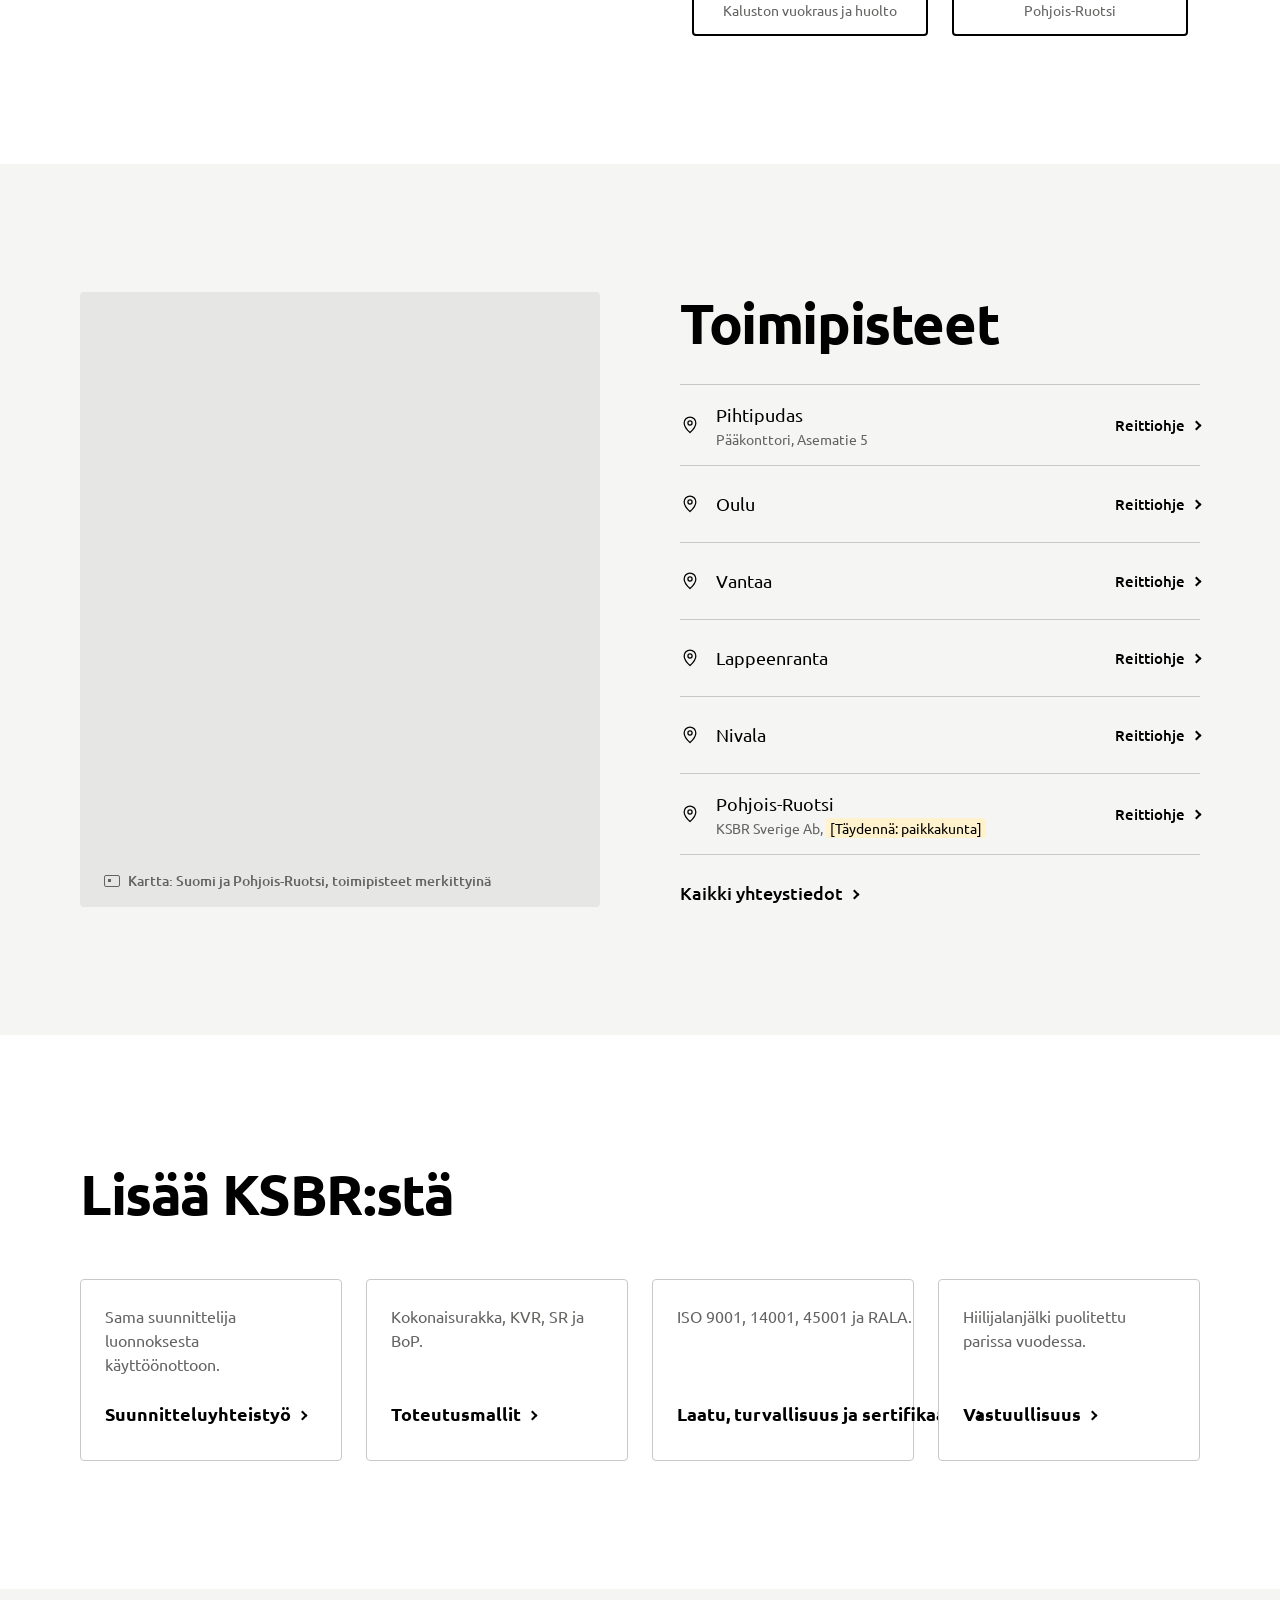
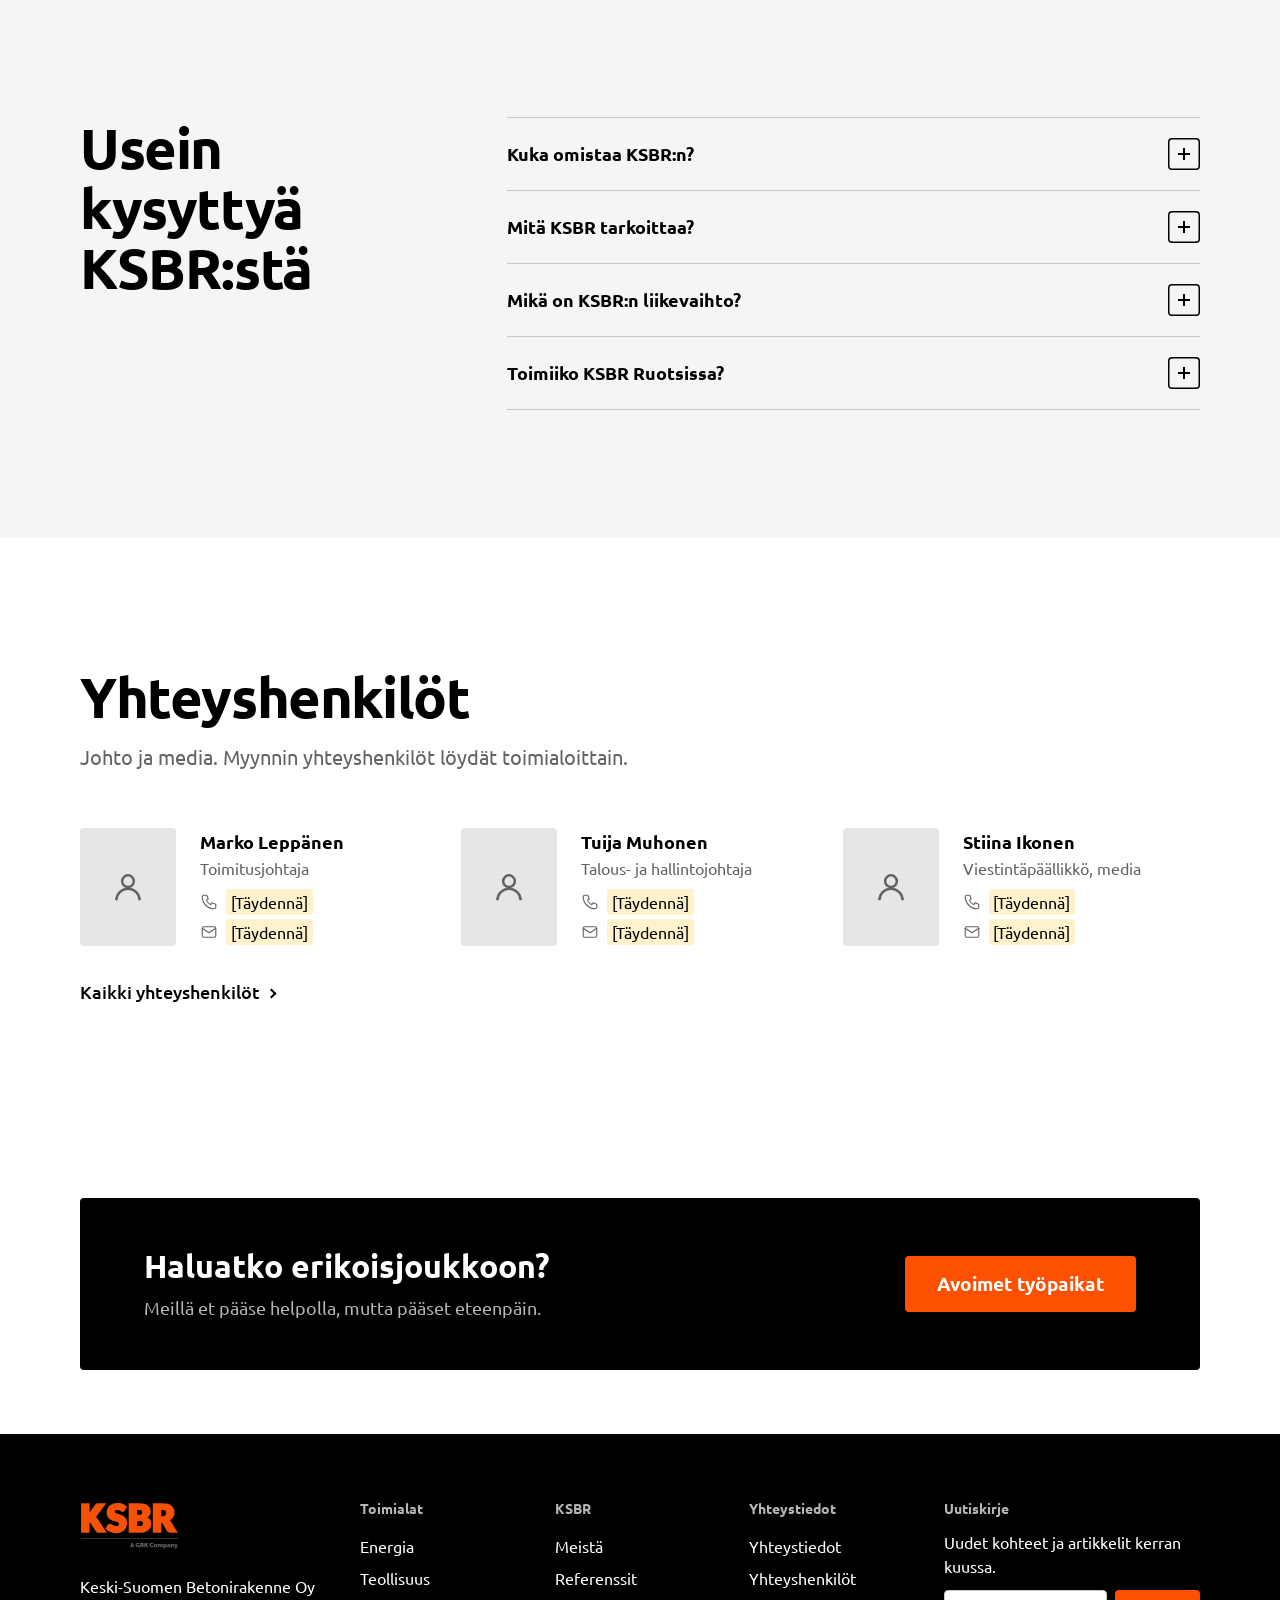
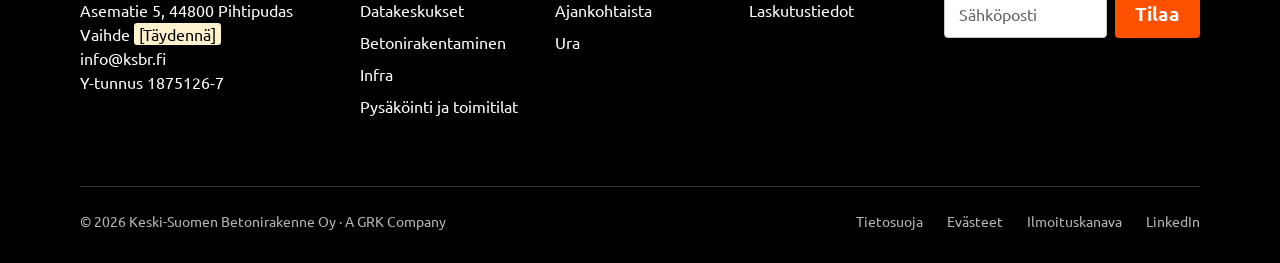
<file: meista.html>
<!doctype html>
<html lang="fi">
<head>
<meta charset="utf-8">
<meta name="viewport" content="width=device-width, initial-scale=1">
<meta name="robots" content="noindex, nofollow">
<title>Meistä · KSBR (prototyyppi)</title>

<link rel="stylesheet" href="css/tokens.css">
<link rel="stylesheet" href="css/bundle.css">
</head>
<body>


<link rel="stylesheet" href="https://fonts.googleapis.com/css2?family=Ubuntu:ital,wght@0,300;0,400;0,500;0,700;1,400&amp;display=swap">
<style>
body{margin:0;background:#fff}
a{color:#000000}a:hover{color:#fd5000}
.ind{display:grid;grid-template-columns:repeat(6,minmax(0,1fr));gap:24px}
.ind .b-industry{grid-column:span 2}
.ind .b-industry:nth-child(n+4){grid-column:span 3}
.own{display:grid;grid-template-columns:5fr 7fr;gap:80px;align-items:start}
.own .b-head{margin:0}
.b-proof__rows li{grid-template-columns:200px 1fr}
.how{margin-top:64px}
.how h3{margin:0 0 24px;font-size:24px;line-height:32px;font-weight:700}
.brand{background:#fd5000;color:#000}
.brand-top{display:grid;grid-template-columns:7fr 5fr;gap:80px;align-items:center}
.brand-eyebrow{margin:0;font-size:14px;line-height:20px;font-weight:700;letter-spacing:.06em;text-transform:uppercase;color:#000}
.brand-vision{margin:16px 0 0;font-size:64px;line-height:68px;font-weight:700;letter-spacing:-.02em;text-wrap:balance;color:#000}
.brand-mission{margin:32px 0 0;font-size:24px;line-height:32px;font-weight:500;color:#000}
.brand .b-media{background:#fe9a66}
.brand .b-media span{color:#000}
.values{display:grid;grid-template-columns:repeat(4,minmax(0,1fr));gap:24px;margin-top:24px}
.value{padding-top:24px;border-top:2px solid #000}
.value p.motto{margin:4px 0 0;font-size:14px;line-height:20px;font-weight:500;color:#000}
.value h3{margin:0;font-size:28px;line-height:34px;font-weight:700;letter-spacing:0;text-transform:none;color:#000;text-wrap:balance}
.brand-values-h{margin:80px 0 0;font:700 28px/34px var(--font-head);color:#000}
.value p.desc{margin:8px 0 0;font-size:16px;line-height:24px;color:#000}
.why-num{margin:0;font-size:72px;line-height:76px;font-weight:700;letter-spacing:-.02em;color:#fd5000;font-variant-numeric:lining-nums tabular-nums}
.nums{background:#000;color:#fff}
.nums-grid{display:grid;grid-template-columns:repeat(3,minmax(0,1fr));gap:24px}
.num{margin:0;font-size:72px;line-height:76px;font-weight:700;letter-spacing:-.02em;color:#fd5000;font-variant-numeric:lining-nums tabular-nums}
.num-label{margin:8px 0 0;padding-bottom:24px;border-bottom:1px solid #7a7a79;font-size:18px;line-height:28px}
.num-label b{color:#fd5000;margin-right:4px}
.num-sub{margin:16px 0 0;font-size:16px;line-height:24px;color:#d0d0cf}
.group{display:grid;grid-template-columns:6fr 6fr;gap:80px;align-items:center}
.org{display:flex;flex-direction:column;align-items:center;width:100%;max-width:560px;justify-self:end}
.org-node{width:240px;padding:14px 16px;border:2px solid #000;border-radius:4px;background:#fff;text-align:center}
.org-node b{display:block;font-size:17px;line-height:24px}
.org-node span{display:block;font-size:14px;line-height:20px;color:#636362}
.org-node--main{background:#fd5000;border-color:#fd5000}
.org-node--main span{color:#000}
.org-v{width:2px;height:28px;background:#000;flex:none}
.org-kids{position:relative;display:grid;grid-template-columns:1fr 1fr;width:100%}
.org-h{position:absolute;top:0;left:25%;right:25%;height:2px;background:#000}
.org-col{display:flex;flex-direction:column;align-items:center}
.org-col .org-node{width:calc(100% - 24px);max-width:240px}
.places{display:grid;grid-template-columns:6fr 6fr;gap:80px;align-items:stretch}
.places .map{aspect-ratio:auto;height:100%;min-height:320px}
.place-list li{display:grid;grid-template-columns:24px 1fr auto;gap:12px;align-items:center;padding:16px 0;border-top:1px solid #c8c8c7;font-size:18px;line-height:28px}
.place-list li:last-child{border-bottom:1px solid #c8c8c7}
.place-list small{display:block;font-size:14px;line-height:20px;color:#636362}
.place-list .b-link{font-size:15px}
.more{display:grid;grid-template-columns:repeat(4,minmax(0,1fr));gap:24px}
.more a{display:grid;grid-template-rows:1fr auto;gap:16px;padding:24px;border:1px solid #c8c8c7;border-radius:4px;background:#fff;text-decoration:none}
.more-cta{font-size:18px;font-weight:700}
.more a:hover .more-cta{text-decoration:underline;text-underline-offset:5px}
.more a:hover{border-color:#000}
.more h3{margin:0;font-size:20px;line-height:28px;font-weight:700}
.more p{margin:0;font-size:16px;line-height:24px;color:#636362}
.b-acc summary i{border-radius:4px}
.b-footer__top{grid-template-columns:3fr 2fr 2fr 2fr 3fr}
@media (max-width:900px){
.ind,.values,.nums-grid,.more,.b-people,.b-why__grid{grid-template-columns:1fr}
.ind .b-industry,.ind .b-industry:nth-child(n+4){grid-column:auto}
.own,.brand-top,.group,.places,.b-faq,.b-footer__top{grid-template-columns:1fr;gap:32px}
.brand-vision{font-size:36px;line-height:42px}
.num{font-size:56px;line-height:60px}

}

/* ---- hi-fi ---- */
.hf img{filter:saturate(.9) contrast(1.05)}
.hf-sec{padding:128px 80px}
.hf-h2{margin:0;font:700 56px/60px var(--font-head);letter-spacing:-.025em;text-wrap:balance}
.hf-lead{margin:20px 0 0;max-width:62ch;font:400 20px/30px var(--font-sans);color:var(--ink-2)}
.hf-eyebrow{margin:0 0 16px;font:700 13px/20px var(--font-head);letter-spacing:.12em;text-transform:uppercase;color:var(--ink-2)}
.hf-hero{position:relative;min-height:820px;display:grid;align-content:end;color:#fff;overflow:hidden;background:#111}
.hf-hero>img{position:absolute;inset:0;width:100%;height:100%;object-fit:cover}
.hf-hero::after{content:"";position:absolute;inset:0;background:linear-gradient(180deg,rgba(0,0,0,.2) 0%,rgba(0,0,0,0) 28%,rgba(0,0,0,.78) 100%),linear-gradient(90deg,rgba(0,0,0,.72) 0%,rgba(0,0,0,.35) 45%,rgba(0,0,0,0) 70%)}
.hf-hero__text{position:relative;z-index:1;padding:0 80px 160px;max-width:1100px}
.hf-hero .hf-eyebrow{color:#fff;opacity:.85}
.hf-hero h1{margin:0;font:700 112px/108px var(--font-head);letter-spacing:-.04em}
.hf-hero h1 span{display:block;color:var(--accent)}
.hf-hero p.lead{margin:32px 0 0;max-width:46ch;font:400 22px/32px var(--font-sans);color:#e8e8e7}
.hf-hero .acts{display:flex;flex-wrap:wrap;align-items:center;gap:16px 32px;margin-top:40px}
.hf-hero .acts .b-link{color:#fff}
.hf-hero__note{position:absolute;z-index:1;right:80px;top:24px;font-size:12px;line-height:16px;color:rgba(255,255,255,.6)}
.hf-tasks{position:relative;z-index:2;display:grid;grid-template-columns:repeat(4,minmax(0,1fr));margin:-72px 80px 0;background:#fff;box-shadow:0 24px 48px -24px rgba(0,0,0,.35)}
.hf-task{display:grid;grid-template-columns:28px 1fr 12px;gap:16px;align-items:center;padding:28px;text-decoration:none;color:var(--ink)}
.hf-task+.hf-task{border-left:1px solid var(--surface)}
.hf-task .b-ico{width:24px;height:24px;color:var(--ink)}
.hf-task b{display:block;font:700 18px/24px var(--font-head)}
.hf-task small{display:block;font-size:14px;line-height:20px;color:var(--ink-2)}
.hf-task::after{content:"";width:8px;height:8px;border:solid var(--ink);border-width:2px 2px 0 0;transform:rotate(45deg)}
.hf-task:hover b{text-decoration:underline;text-underline-offset:4px}
.hf-ind{display:grid;grid-template-columns:repeat(5,minmax(0,1fr));gap:24px;margin-top:64px}
.hf-indcard{display:grid;grid-template-rows:auto auto auto 1fr auto;gap:12px;text-decoration:none;color:var(--ink)}
.hf-indcard .ph{position:relative;aspect-ratio:3/4;overflow:hidden;margin-bottom:12px}
.hf-indcard .ph img{position:absolute;inset:0;width:100%;height:100%;object-fit:cover}
.hf-oldico{width:64px;height:64px;margin:-4px 0 0 -6px;filter:none!important}
.hf-indcard h3{margin:0;font:700 24px/30px var(--font-head);letter-spacing:-.01em}
.hf-indcard p{margin:0;font-size:16px;line-height:24px;color:var(--ink-2)}
.hf-indcard .b-link{align-self:end;justify-self:start;font-size:16px}
.hf-indcard:hover h3{text-decoration:underline;text-underline-offset:5px;text-decoration-thickness:2px}
.hf-ico{width:44px;height:44px;fill:none;stroke:var(--ink);stroke-width:1.75;stroke-linecap:round;stroke-linejoin:round}
.hf-ico .a{stroke:var(--accent)}
.hf-indfoot{display:flex;gap:16px 40px;margin-top:48px;padding-top:24px;border-top:1px solid var(--line)}
.hf-band{position:relative;min-height:640px;display:grid;align-content:end;overflow:hidden;color:#fff}
.hf-band>img{position:absolute;inset:0;width:100%;height:100%;object-fit:cover}
.hf-band::after{content:"";position:absolute;inset:0;background:linear-gradient(0deg,rgba(0,0,0,.82) 0%,rgba(0,0,0,.35) 50%,rgba(0,0,0,0) 75%),linear-gradient(90deg,rgba(0,0,0,.5) 0%,rgba(0,0,0,0) 60%)}
.hf-band__text{position:relative;z-index:1;padding:0 80px 72px;max-width:900px}
.hf-band .hf-eyebrow{color:#fff;opacity:.85}
.hf-band h2{margin:0;font:700 48px/54px var(--font-head);letter-spacing:-.02em}
.hf-band .b-link{margin-top:24px;color:#fff;display:inline-block}
.hf-why{background:#000;color:#fff}
.hf-why .hf-h2{color:#fff}
.hf-why .hf-lead{color:var(--on-dark)}
.hf-nums{display:grid;grid-template-columns:repeat(3,minmax(0,1fr));gap:48px;margin-top:80px}
.hf-num b{display:block;font:700 144px/1 var(--font-head);letter-spacing:-.05em;color:var(--accent);font-variant-numeric:lining-nums tabular-nums}
.hf-num small{display:block;margin-top:16px;padding-bottom:28px;border-bottom:1px solid var(--on-dark-line);font:500 18px/26px var(--font-sans);color:var(--on-dark)}
.hf-num small em{font-style:normal;font-weight:700;color:#fff;margin-right:6px}
.hf-num h3{margin:28px 0 8px;font:700 24px/32px var(--font-head)}
.hf-num p{margin:0;font-size:16px;line-height:24px;color:var(--on-dark)}
.hf-certs{display:flex;flex-wrap:wrap;gap:12px 32px;margin-top:80px;padding-top:24px;border-top:1px solid var(--on-dark-line);font:700 14px/20px var(--font-sans)}
.hf-certs span:first-child{color:var(--on-dark-muted);letter-spacing:.1em;text-transform:uppercase}
.hf-cards{display:grid;grid-template-columns:repeat(3,minmax(0,1fr));gap:24px;margin-top:56px}
.hf-card{display:grid;gap:12px;align-content:start;text-decoration:none;color:var(--ink)}
.hf-card .ph{position:relative;aspect-ratio:4/3;overflow:hidden;margin-bottom:8px}
.hf-card .ph img{position:absolute;inset:0;width:100%;height:100%;object-fit:cover}
.hf-card .meta{margin:0;font-size:14px;line-height:20px;color:var(--ink-2)}
.hf-card h3{margin:0;font:700 24px/30px var(--font-head);letter-spacing:-.01em}
.hf-card p{margin:0;font-size:16px;line-height:24px;color:var(--ink-2)}
.hf-card:hover h3{text-decoration:underline;text-underline-offset:5px;text-decoration-thickness:2px}
.hf-headrow{display:flex;justify-content:space-between;align-items:end;gap:32px}
.hf-edge{display:grid;grid-template-columns:1fr 1fr;min-height:640px}
.hf-edge .ph{position:relative;overflow:hidden}
.hf-edge .ph img{position:absolute;inset:0;width:100%;height:100%;object-fit:cover}
.hf-edge .tx{display:grid;align-content:center;gap:0;padding:96px 80px}
.hf-edge--tint .tx{background:var(--tint)}
.hf-edge .acts{display:flex;flex-wrap:wrap;gap:16px 32px;margin-top:40px;align-items:center}
.hf-edge blockquote{margin:48px 0 0;padding-top:28px;border-top:1px solid var(--line);font:700 22px/32px var(--font-head)}
.hf-edge cite{display:block;margin-top:8px;font:400 16px/24px var(--font-sans);color:var(--ink-2)}
.hf-news{display:grid;grid-template-columns:repeat(3,minmax(0,1fr));gap:24px;margin-top:56px}
.hf-news a{display:grid;grid-template-rows:auto auto 1fr auto;gap:12px;text-decoration:none;color:var(--ink)}
.hf-news .ph{position:relative;aspect-ratio:16/10;overflow:hidden;margin-bottom:8px}
.hf-news .ph img{position:absolute;inset:0;width:100%;height:100%;object-fit:cover}
.hf-news time{font-size:14px;line-height:20px;color:var(--ink-2)}
.hf-news h3{margin:0;font:700 22px/30px var(--font-head)}
.hf-news .b-link{align-self:end;justify-self:start}
.hf-news a:hover h3{text-decoration:underline;text-underline-offset:4px}
.hf-letter{display:grid;grid-template-columns:5fr 7fr;gap:48px;align-items:center;margin-top:72px;padding:40px;background:#fff}
.hf-letter h3{margin:0;font:700 26px/32px var(--font-head)}
.hf-letter p{margin:6px 0 0;color:var(--ink-2)}
.hf-letter form{display:flex;gap:8px}.hf-letter .b-input{flex:1}
.hf-steps{display:grid;grid-template-columns:repeat(5,minmax(0,1fr));gap:20px;margin-top:64px;position:relative}
.hf-step{display:grid;grid-template-rows:auto auto auto 1fr auto;gap:10px;text-decoration:none;color:var(--ink)}
.hf-step .no{display:flex;align-items:center;gap:16px;font:700 56px/1 var(--font-head);letter-spacing:-.03em;color:var(--accent);font-variant-numeric:lining-nums tabular-nums}
.hf-step .no::after{content:"";flex:1;height:1px;background:var(--line)}
.hf-step:last-child .no::after{background:transparent}
.hf-step .ph{position:relative;aspect-ratio:3/4;overflow:hidden;margin:6px 0 10px}
.hf-step .ph img{position:absolute;inset:0;width:100%;height:100%;object-fit:cover}
.hf-step h3{margin:0;font:700 22px/28px var(--font-head)}
.hf-step p{margin:0;font-size:15px;line-height:22px;color:var(--ink-2)}
.hf-step .b-link{align-self:end;justify-self:start;font-size:15px}
.hf-step:hover h3{text-decoration:underline;text-underline-offset:4px}
.hf-herostats{position:relative;z-index:1;display:grid;grid-template-columns:repeat(3,minmax(0,1fr));margin:0 80px;border-top:1px solid rgba(255,255,255,.35)}
.hf-herostats div{padding:28px 0 40px}
.hf-herostats b{display:block;font:700 72px/1 var(--font-head);letter-spacing:-.04em;color:var(--accent)}
.hf-herostats small{display:block;margin-top:10px;font:500 16px/24px var(--font-sans);color:#e8e8e7}
.hf-herostats small em{font-style:normal;font-weight:700;color:#fff;margin-right:6px}
.hf-usp{display:grid;grid-template-columns:repeat(3,minmax(0,1fr));gap:48px;margin-top:64px}
.hf-usp div{padding-top:28px;border-top:1px solid var(--on-dark-line)}
.hf-usp h3{margin:0 0 12px;font:700 28px/34px var(--font-head);letter-spacing:-.01em;color:#fff}
.hf-usp p{margin:0;font-size:17px;line-height:26px;color:var(--on-dark)}
@media (max-width:900px){
.hf-sec{padding:72px 20px}.hf-h2{font-size:34px;line-height:40px}
.hf-hero{min-height:640px}.hf-hero__text{padding:0 20px 120px}.hf-hero h1{font-size:52px;line-height:50px}
.hf-tasks{grid-template-columns:1fr;margin:-48px 20px 0}.hf-task+.hf-task{border-left:0;border-top:1px solid var(--surface)}
.hf-ind,.hf-nums,.hf-cards,.hf-news,.hf-letter,.hf-edge,.hf-steps,.hf-usp,.hf-herostats{grid-template-columns:1fr}
.hf-ind{grid-template-columns:1fr 1fr}
.hf-num b{font-size:88px}.hf-edge .tx{padding:56px 20px}.hf-band__text{padding:0 20px 48px}.hf-band h2{font-size:30px;line-height:36px}
.hf-herostats{margin:0 20px}.hf-herostats b{font-size:48px}
}

/* ---- hi-fi: yleiset sivut ---- */
.hf .b-section{padding:128px 80px}
.hf .b-section--tight{padding-top:64px;padding-bottom:64px}
.hf .b-h1{font-size:80px;line-height:84px;letter-spacing:-.035em}
.hf .b-h2{font-size:56px;line-height:60px;letter-spacing:-.025em;text-wrap:balance}
.hf .b-head .b-body{font-size:20px;line-height:30px}
.hf .b-head{margin-bottom:56px}
.hf .b-lead{font-size:22px;line-height:32px}
.hf .b-why__num,.hf .why-num{font-size:120px;line-height:1;letter-spacing:-.05em;color:var(--accent)}
.hf .b-chain__no{font-size:56px;line-height:1;letter-spacing:-.03em;color:var(--accent)}
.hf .b-case h3{font-size:22px;line-height:28px}
.hf .b-case:hover h3,.hf .b-industry:hover h3{text-decoration:underline;text-underline-offset:5px;text-decoration-thickness:2px}
.hf-hero--page{min-height:760px}
.hf-hero--page .hf-hero__text{display:grid;gap:20px;padding-bottom:104px;max-width:1000px}
.hf-hero--page h1,.hf-hero--page .b-h1{margin:0;color:#fff;font:700 80px/84px var(--font-head);letter-spacing:-.035em;max-width:16ch;text-wrap:balance}
.hf-hero--page .b-lead{margin:0;color:#e8e8e7;max-width:48ch}
.hf-hero--page .b-eyebrow{color:#fff;opacity:.85}
.hf-hero--page a:not(.b-btn){color:#fff}
.hf-hero--page .tag{background:transparent;color:#fff;border-color:rgba(255,255,255,.55)}
.hf-hero--page .quick a{text-decoration-color:rgba(255,255,255,.5)}
.hf-hero--page .recruiter-mini{border-color:rgba(255,255,255,.3);color:#fff}
.hf-hero--page .recruiter-mini b{color:#d0d0cf}
.hf-hero--page .recruiter-mini .b-ico{color:#fff}
@media (max-width:900px){
.hf .b-section{padding:72px 20px}.hf .b-h2{font-size:34px;line-height:40px}.hf .b-h1{font-size:44px;line-height:48px}
.hf-hero--page{min-height:600px}.hf-hero--page h1,.hf-hero--page .b-h1{font-size:44px;line-height:48px}.hf-hero--page .hf-hero__text{padding:0 20px 72px}
.hf .b-why__num,.hf .why-num{font-size:72px}
}

/* ---- audit-korjaukset ---- */
.hf-skip{position:absolute;left:16px;top:-80px;z-index:100;padding:12px 16px;background:var(--ink);color:#fff;font:700 16px/24px var(--font-sans);text-decoration:none}
.hf-skip:focus{top:16px;color:#fff}
.hf :focus-visible{outline:3px solid var(--accent);outline-offset:3px}
.hf .b-btn:focus-visible{outline:3px solid var(--ink);outline-offset:2px;box-shadow:0 0 0 2px #fff}
.hf .b-footer h2.hf-fh{margin:0 0 12px;font-size:14px;line-height:20px;font-weight:700;color:var(--on-dark-muted)}
.hf .sr-only{position:absolute;width:1px;height:1px;overflow:hidden;clip:rect(0 0 0 0);white-space:nowrap}
.hf h3 .b-gap,.hf .b-person__name .b-gap{font-size:.75em;font-weight:500}
.hf .b-step::before{font-size:48px;line-height:1;letter-spacing:-.03em}
.hf-hero::after{background:linear-gradient(0deg,rgba(0,0,0,.52) 0%,rgba(0,0,0,0) 40%),linear-gradient(90deg,rgba(0,0,0,.68) 0%,rgba(0,0,0,.55) 38%,rgba(0,0,0,.16) 60%,rgba(0,0,0,0) 74%)}
.hf-hero .lead,.hf-hero--page .b-lead{max-width:40ch}
.hf-menu{display:none;align-items:center;gap:8px;min-height:44px;padding:0 12px;border:1px solid var(--line);border-radius:4px;background:#fff;font:700 15px/20px var(--font-sans);color:var(--ink)}
.hf-menu i{display:block;width:18px;height:2px;background:currentColor;box-shadow:0 6px 0 currentColor,0 -6px 0 currentColor}
.hf .hf-hero h1,.hf .hf-hero--page h1{hyphens:auto;overflow-wrap:anywhere}
@media (max-width:1200px){.hf-ind,.hf-steps{grid-template-columns:repeat(3,minmax(0,1fr))}}
@media (max-width:900px){
.hf .b-nav__menu,.hf .b-nav__util{display:none}.hf-menu{display:inline-flex;margin-left:auto}
.hf .hf-hero h1,.hf .hf-hero--page h1{font-size:clamp(34px,9vw,52px);line-height:1.08}
.hf-ind,.hf-steps{grid-template-columns:1fr 1fr}
}

/* ---- audit-kierros-3 ---- */
.hf .hf-hero h1,.hf .hf-hero--page h1{hyphens:manual;overflow-wrap:normal}
.hf-hero--page h1,.hf-hero--page .b-h1{max-width:20ch}
.hf-hero--page .b-lead{font:400 20px/30px var(--font-sans);max-width:44ch}
.hf-hero--tv h1{font-size:clamp(34px,5vw,64px)!important;line-height:1.06!important;max-width:16ch}
.hf-hero>img{object-position:var(--pos,center)}
.b-nav__menu.is-open{display:grid!important;position:absolute;left:0;right:0;top:100%;z-index:50;gap:0;padding:8px 20px 24px;background:#fff;box-shadow:0 24px 32px -24px rgba(0,0,0,.4)}
.b-nav__menu.is-open .b-nav__item{padding:16px 0;border-bottom:1px solid var(--surface);font-size:18px}
.hf .b-nav__bar{position:relative}
@media (max-width:900px){
.hf-hero::after{background:linear-gradient(0deg,rgba(0,0,0,.74) 0%,rgba(0,0,0,.6) 50%,rgba(0,0,0,.24) 85%,rgba(0,0,0,.1) 100%)}
.hf-hero>img{object-position:70% 20%}
}
@media (max-width:600px){.hf .hf-hero h1,.hf .hf-hero--page h1{overflow-wrap:anywhere}}

/* ---- audit-kierros-4 ---- */
@media (max-width:600px){.hf-ind>:last-child:nth-child(odd){grid-column:1/-1}}
.hf .b-link{white-space:nowrap}
.hf-indfoot{flex-wrap:wrap}
.b-nav__menu .hf-langs{display:none}
.b-nav__menu.is-open .hf-langs{display:flex;gap:20px;align-items:center;padding:20px 0 4px;font-size:15px}
.b-nav__menu.is-open .hf-langs a{min-height:44px;display:inline-flex;align-items:center;text-decoration:none;color:var(--ink)}
.b-nav__menu.is-open .hf-langs a[aria-current]{font-weight:700;text-decoration:underline;text-underline-offset:4px}
.b-nav__menu.is-open .hf-langs .grk{margin-left:auto;color:var(--ink-2)}
body.menu-open{overflow:hidden}
@media (max-width:600px){
.hf-headrow{flex-direction:column;align-items:flex-start;gap:16px}
.hf-hero--tv .hf-hero__text{padding-top:56px}
.hf-herostats{grid-template-columns:repeat(3,minmax(0,1fr))!important;margin:0 20px;gap:12px}
.hf-herostats div{padding:20px 0 28px}
.hf-herostats b{font-size:34px}
.hf-herostats small{font-size:13px;line-height:18px}
.hf-steps{grid-template-columns:1fr!important}
.hf-step .ph{aspect-ratio:16/9}
.hf .b-media:not(:has(img)){aspect-ratio:16/9;min-height:0}
}
</style>

<div class="b-root hf" style="width: 100%;">
<a class="hf-skip" href="#sisalto">Siirry sisältöön</a>

<header class="b-nav">
  <div class="b-nav__util"><a href="https://grk.fi">A GRK Company</a><a href="#" data-proto-missing aria-current="true">FI</a><a href="#" data-proto-missing>EN</a><a href="#" data-proto-missing>SV</a></div>
  <div class="b-nav__bar">
    <img fetchpriority="high" class="b-nav__logo" src="img/ksbr-logo.svg" alt="KSBR – A GRK Company">
    <nav class="b-nav__menu" id="paavalikko" aria-label="Päävalikko">
      <a class="b-nav__item b-nav__item--menu" href="index.html#toimialat">Toimialat</a>
      <a class="b-nav__item" href="referenssit.html">Referenssit</a>
      <a class="b-nav__item" href="#" data-proto-missing>Ajankohtaista</a>
      <a class="b-nav__item b-nav__item--menu" href="ura.html">Ura</a>
      <a class="b-nav__item b-nav__item--menu" href="index.html" aria-current="page">KSBR</a>
      <a class="b-nav__item b-nav__item--menu" href="yhteystiedot.html">Yhteystiedot</a>
      <div class="hf-langs"><a href="#" data-proto-missing aria-current="page" lang="fi">FI</a><a href="#" data-proto-missing hreflang="en" lang="en">EN</a><a href="#" data-proto-missing hreflang="sv" lang="sv">SV</a><a class="grk" href="https://grk.fi">A GRK Company</a></div>
    </nav>
    <button class="hf-menu" type="button" aria-expanded="false" aria-controls="paavalikko"><i aria-hidden="true"></i>Valikko</button>
    <a class="b-nav__search" href="index.html" aria-label="Haku"><svg class="b-ico" viewBox="0 0 24 24" aria-hidden="true"><circle cx="11" cy="11" r="7"></circle><path d="m20 20-4-4"></path></svg></a>
  </div>
</header>
<ol class="b-crumbs"><li><a href="index.html">Etusivu</a></li><li aria-current="page">KSBR</li></ol>
<main id="sisalto">

<section class="hf-hero hf-hero--page">
  <img src="img/KSBR-Tuusula-P-Talo-05032026-Anu-Leppanen-7605.jpg" alt="KSBR:n porukka työmaalla">
  <div class="hf-hero__text">
    <h1 class="b-h1">Pohjolan vaativan rakentamisen erikoisjoukko</h1>
    <p class="b-lead">Vaativan rakentamisen kokonaistoimittaja: energia-, teollisuus-, infra- ja pysäköintikohteita Suomessa ja Ruotsissa omalla väellä. Osa GRK-konsernia.</p>
    <div class="b-btns"><a class="b-btn" href="#yhteyshenkilot">Ota yhteyttä</a></div>
  </div>
</section>

<section class="b-section b-section--gray"><div class="b-inner">
  <div class="b-head"><h2 class="b-h2">Mitä rakennamme</h2></div>
  <div class="ind">
    <a class="b-industry" href="tuulivoima.html"><img loading="lazy" decoding="async" src="img/energiateollisuus.png" alt=""><h3>Energia</h3><p>Tuulipuistot, sähköasemat ja akkuenergiavarastot.</p><span class="b-link">Energia</span></a>
    <a class="b-industry" href="teollisuus.html"><img loading="lazy" decoding="async" src="img/teollisuus.png" alt=""><h3>Teollisuus</h3><p>Tehtaat ja prosessirakennukset käyvän laitoksen ehdoilla.</p><span class="b-link">Teollisuus</span></a>
    <a class="b-industry" href="#" data-proto-missing><img loading="lazy" decoding="async" src="img/datakeskukset.svg" alt=""><h3>Datakeskukset</h3><p>Datakeskusten perustukset ja rungot.</p><span class="b-link">Datakeskukset</span></a>
    <a class="b-industry" href="#" data-proto-missing><img loading="lazy" decoding="async" src="img/infra.png" alt=""><h3>Infra</h3><p>Maanrakennus, tiet, kentät ja voimajohtojen perustukset.</p><span class="b-link">Infra</span></a>
    <a class="b-industry" href="#" data-proto-missing><img loading="lazy" decoding="async" src="img/rakentaminen.png" alt=""><h3>Pysäköinti ja toimitilat</h3><p>Pysäköintitalot ja toimitilat elementeistä tai paikallavaluna.</p><span class="b-link">Pysäköinti ja toimitilat</span></a>
  </div>
</div></section>

<section class="b-section b-why" id="omat-tekijat"><div class="b-inner">
  <div class="b-head" style="margin-bottom: 64px;"><h2 class="b-h2" style="color: #ffffff;">Omat tekijät montussa</h2><p class="b-body" style="color: #d0d0cf;">Meillä on omat timpurit, raudoittajat ja työnjohto sekä oma kalusto KSBR Rentin kautta. Laatu ja tekemisen tahti ovat omissa käsissämme, emmekä siirrä ongelmia tilaajalle.</p></div>
  <div class="b-why__grid" id="luvut">
    <div class="b-why__col">
      <p class="why-num">245</p>
      <p class="b-why__label">omaa työntekijää, Suomessa 170 ja Ruotsissa 75</p>
      <h3 class="b-why__title">Oma työvoima</h3>
      <p class="b-why__text">Timpurit, raudoittajat ja työnjohto ovat omia, toisin kuin alalla yleensä. Siksi laatu ja aikataulu pysyvät omissa käsissä.</p>
    </div>
    <div class="b-why__col">
      <p class="why-num">124</p>
      <p class="b-why__label"><b>M€</b> liikevaihto 2025</p>
      <h3 class="b-why__title">Vakavarainen kumppani</h3>
      <p class="b-why__text">Taloudellinen vakaus ja GRK-konsernin tuki kantavat myös suurimmat hankkeet loppuun.</p>
    </div>
    <div class="b-why__col">
      <p class="why-num">2004</p>
      <p class="b-why__label">perustettu Pihtipudas</p>
      <h3 class="b-why__title">Teemme sen, mitä lupaamme</h3>
      <p class="b-why__text">20 vuotta vaativaa rakentamista. Sovittu aikataulu ja laajuus pitävät, ilman yllätyksiä.</p>
    </div>
  </div>
  <div class="b-why__certs"><span class="b-why__certs-label">Sertifioitu</span><span class="b-why__cert">ISO 9001 Laatu</span><span class="b-why__cert">ISO 14001 Ympäristö</span><span class="b-why__cert">ISO 45001 Työturvallisuus</span><span class="b-why__cert">RALA</span></div>
</div></section>

<section class="b-section"><div class="b-inner">
  <div class="b-head"><h2 class="b-h2">Näin hanke etenee</h2></div>
  <ol class="b-chain" style="--n: 4;">
    <li class="b-chain__step"><span class="b-chain__no">01</span><h3 class="b-chain__title">Mukaan jo suunnitteluun</h3><p class="b-chain__desc">Sama suunnittelija luonnoksesta käyttöönottoon.</p><a class="b-link" href="suunnitteluyhteistyo.html">Suunnitteluyhteistyö</a></li>
    <li class="b-chain__step"><span class="b-chain__no">02</span><h3 class="b-chain__title">Toteutusmalli valitaan yhdessä</h3><p class="b-chain__desc">Kokonaisurakka, KVR, SR tai BoP hankkeen mukaan.</p><a class="b-link" href="toteutusmallit.html">Toteutusmallit</a></li>
    <li class="b-chain__step"><span class="b-chain__no">03</span><h3 class="b-chain__title">Omat tekijät ja kalusto työmaalla</h3><p class="b-chain__desc">Ei aliurakkaketjuja kriittisissä töissä.</p><span></span></li>
    <li class="b-chain__step"><span class="b-chain__no">04</span><h3 class="b-chain__title">Laatu ja turvallisuus</h3><p class="b-chain__desc">Sertifioitu johtamisjärjestelmä ja RALA-pätevyys.</p><a class="b-link" href="laatu.html">Laatu, turvallisuus ja sertifikaatit</a></li>
  </ol>
</div></section>

<section class="b-section brand"><div class="b-inner">
  <div class="brand-top">
    <div>
      <h2 class="brand-vision">Pohjolan luotetuin vaativan rakentamisen erikoisjoukko.</h2>
      <p class="brand-mission">Rakentajan sielu. Ratkaisijan sisu.</p>
    </div>
    <div class="b-media"><img loading="lazy" decoding="async" src="img/ksbr-etusivu-miksi-valita-2.jpg" alt="KSBR:n työntekijä kypärä päässä"></div>
  </div>
  <h2 class="brand-values-h">Arvomme</h2>
  <div class="values">
    <div class="value"><h3>Terveenä kotiin</h3><p class="motto">Turvallisuus</p><p class="desc">Jokainen palaa työmaalta terveenä kotiin.</p></div>
    <div class="value"><h3>Yhdet puheet riittää</h3><p class="motto">Luottamus</p><p class="desc">Teemme, mitä lupaamme, emmekä lupaa sellaista, mihin emme pysty.</p></div>
    <div class="value"><h3>Työn jälki kertoo kaiken</h3><p class="motto">Laatu</p><p class="desc">Ylpeys jokaisesta työstä ja halu tehdä seuraava vielä paremmin.</p></div>
    <div class="value"><h3>Kaveria ei jätetä</h3><p class="motto">Inhimillisyys</p><p class="desc">Kohtaamme työntekijät, asiakkaat ja kumppanit tasavertaisesti.</p></div>
  </div>
</div></section>

<section class="b-section"><div class="b-inner group">
  <div>
    <h2 class="b-h2">Osa GRK-konsernia</h2>
    <p class="b-body" style="margin-top: 16px;">KSBR aloitti betonirakentajana Pihtipudas 2004 ja on kasvanut vaativan rakentamisen kokonaistoimittajaksi Suomessa ja Ruotsissa. GRK Infra Oyj osti KSBR:n, ja kauppa toteutui 30.6.2026. KSBR jatkaa omalla nimellään ja omalla väellään.</p>
    <p style="margin-top: 24px;"><a class="b-link" href="https://grk.fi">GRK-konserni</a></p>
  </div>
  <div class="org" role="img" aria-label="Konsernirakenne: GRK Infra Oyj omistaa KSBR:n, jonka tytäryhtiöt ovat KSBR Rent Oy ja KSBR Sverige Ab.">
    <div class="org-node"><b>GRK Infra Oyj</b><span>Emoyhtiö</span></div>
    <div class="org-v"></div>
    <div class="org-node org-node--main"><b>KSBR</b><span>Keski-Suomen Betonirakenne Oy</span></div>
    <div class="org-v"></div>
    <div class="org-kids">
      <div class="org-h"></div>
      <div class="org-col"><div class="org-v"></div><div class="org-node"><b>KSBR Rent Oy</b><span>Kaluston vuokraus ja huolto</span></div></div>
      <div class="org-col"><div class="org-v"></div><div class="org-node"><b>KSBR Sverige Ab</b><span>Pohjois-Ruotsi</span></div></div>
    </div>
  </div>
</div></section>

<section class="b-section b-section--gray"><div class="b-inner places">
  <div class="b-media map"><span>Kartta: Suomi ja Pohjois-Ruotsi, toimipisteet merkittyinä</span></div>
  <div>
    <h2 class="b-h2">Toimipisteet</h2>
    <ul class="place-list" style="margin-top: 32px;">
      <li><svg class="b-ico" viewBox="0 0 24 24" aria-hidden="true"><path d="M12 21s-7-6.2-7-11.5a7 7 0 0 1 14 0C19 14.8 12 21 12 21z"></path><circle cx="12" cy="9.5" r="2.5"></circle></svg><span>Pihtipudas<small>Pääkonttori, Asematie 5</small></span><a class="b-link" href="yhteystiedot.html">Reittiohje</a></li>
      <li><svg class="b-ico" viewBox="0 0 24 24" aria-hidden="true"><path d="M12 21s-7-6.2-7-11.5a7 7 0 0 1 14 0C19 14.8 12 21 12 21z"></path><circle cx="12" cy="9.5" r="2.5"></circle></svg><span>Oulu</span><a class="b-link" href="yhteystiedot.html">Reittiohje</a></li>
      <li><svg class="b-ico" viewBox="0 0 24 24" aria-hidden="true"><path d="M12 21s-7-6.2-7-11.5a7 7 0 0 1 14 0C19 14.8 12 21 12 21z"></path><circle cx="12" cy="9.5" r="2.5"></circle></svg><span>Vantaa</span><a class="b-link" href="yhteystiedot.html">Reittiohje</a></li>
      <li><svg class="b-ico" viewBox="0 0 24 24" aria-hidden="true"><path d="M12 21s-7-6.2-7-11.5a7 7 0 0 1 14 0C19 14.8 12 21 12 21z"></path><circle cx="12" cy="9.5" r="2.5"></circle></svg><span>Lappeenranta</span><a class="b-link" href="yhteystiedot.html">Reittiohje</a></li>
      <li><svg class="b-ico" viewBox="0 0 24 24" aria-hidden="true"><path d="M12 21s-7-6.2-7-11.5a7 7 0 0 1 14 0C19 14.8 12 21 12 21z"></path><circle cx="12" cy="9.5" r="2.5"></circle></svg><span>Nivala</span><a class="b-link" href="yhteystiedot.html">Reittiohje</a></li>
      <li><svg class="b-ico" viewBox="0 0 24 24" aria-hidden="true"><path d="M12 21s-7-6.2-7-11.5a7 7 0 0 1 14 0C19 14.8 12 21 12 21z"></path><circle cx="12" cy="9.5" r="2.5"></circle></svg><span>Pohjois-Ruotsi<small>KSBR Sverige Ab, <mark class="b-gap">[Täydennä: paikkakunta]</mark></small></span><a class="b-link" href="yhteystiedot.html">Reittiohje</a></li>
    </ul>
    <p style="margin-top: 24px;"><a class="b-link" href="yhteystiedot.html">Kaikki yhteystiedot</a></p>
  </div>
</div></section>

<section class="b-section"><div class="b-inner">
  <div class="b-head"><h2 class="b-h2">Lisää KSBR:stä</h2></div>
  <div class="more">
    <a href="suunnitteluyhteistyo.html"><p>Sama suunnittelija luonnoksesta käyttöönottoon.</p><span class="b-link more-cta">Suunnitteluyhteistyö</span></a>
    <a href="toteutusmallit.html"><p>Kokonaisurakka, KVR, SR ja BoP.</p><span class="b-link more-cta">Toteutusmallit</span></a>
    <a href="laatu.html"><p>ISO 9001, 14001, 45001 ja RALA.</p><span class="b-link more-cta">Laatu, turvallisuus ja sertifikaatit</span></a>
    <a href="laatu.html"><p>Hiilijalanjälki puolitettu parissa vuodessa.</p><span class="b-link more-cta">Vastuullisuus</span></a>
  </div>
</div></section>

<section class="b-section b-section--gray"><div class="b-inner b-faq">
  <div class="b-head" style="margin: 0;"><h2 class="b-h2">Usein kysyttyä KSBR:stä</h2></div>
  <div>
    <details class="b-acc"><summary><span>Kuka omistaa KSBR:n?</span><i></i></summary><div class="b-acc__body">GRK Infra Oyj on omistanut KSBR:n 30.6.2026 alkaen. KSBR toimii omalla nimellään.</div></details>
    <details class="b-acc"><summary><span>Mitä KSBR tarkoittaa?</span><i></i></summary><div class="b-acc__body">Keski-Suomen Betonirakenne Oy.</div></details>
    <details class="b-acc"><summary><span>Mikä on KSBR:n liikevaihto?</span><i></i></summary><div class="b-acc__body">Noin 124 miljoonaa euroa vuonna 2025.</div></details>
    <details class="b-acc"><summary><span>Toimiiko KSBR Ruotsissa?</span><i></i></summary><div class="b-acc__body">Kyllä. Pohjois-Ruotsissa toimii tytäryhtiö KSBR Sverige Ab. <mark class="b-gap">[Täydennä: kohteet]</mark></div></details>
  </div>
</div></section>

<section class="b-section" id="yhteyshenkilot"><div class="b-inner">
  <div class="b-head"><h2 class="b-h2">Yhteyshenkilöt</h2><p class="b-body">Johto ja media. Myynnin yhteyshenkilöt löydät toimialoittain.</p></div>
  <div class="b-people">
    <div class="b-person"><div class="b-person__img" aria-hidden="true"><svg viewBox="0 0 24 24"><circle cx="12" cy="8.5" r="3.5"></circle><path d="M5 20a7 7 0 0 1 14 0"></path></svg></div><div><p class="b-person__name">Marko Leppänen</p><p class="b-person__role">Toimitusjohtaja</p><p class="b-person__ch"><a href="#" data-proto-missing><svg class="b-ico" viewBox="0 0 24 24" aria-hidden="true"><path d="M5 3h4l2 5-2.5 1.5a11 11 0 0 0 6 6L16 13l5 2v4a2 2 0 0 1-2 2A16 16 0 0 1 3 5a2 2 0 0 1 2-2"></path></svg><mark class="b-gap">[Täydennä]</mark></a><a href="#" data-proto-missing><svg class="b-ico" viewBox="0 0 24 24" aria-hidden="true"><rect x="3" y="5" width="18" height="14" rx="2"></rect><path d="m3 7 9 6 9-6"></path></svg><mark class="b-gap">[Täydennä]</mark></a></p></div></div>
    <div class="b-person"><div class="b-person__img" aria-hidden="true"><svg viewBox="0 0 24 24"><circle cx="12" cy="8.5" r="3.5"></circle><path d="M5 20a7 7 0 0 1 14 0"></path></svg></div><div><p class="b-person__name">Tuija Muhonen</p><p class="b-person__role">Talous- ja hallintojohtaja</p><p class="b-person__ch"><a href="#" data-proto-missing><svg class="b-ico" viewBox="0 0 24 24" aria-hidden="true"><path d="M5 3h4l2 5-2.5 1.5a11 11 0 0 0 6 6L16 13l5 2v4a2 2 0 0 1-2 2A16 16 0 0 1 3 5a2 2 0 0 1 2-2"></path></svg><mark class="b-gap">[Täydennä]</mark></a><a href="#" data-proto-missing><svg class="b-ico" viewBox="0 0 24 24" aria-hidden="true"><rect x="3" y="5" width="18" height="14" rx="2"></rect><path d="m3 7 9 6 9-6"></path></svg><mark class="b-gap">[Täydennä]</mark></a></p></div></div>
    <div class="b-person"><div class="b-person__img" aria-hidden="true"><svg viewBox="0 0 24 24"><circle cx="12" cy="8.5" r="3.5"></circle><path d="M5 20a7 7 0 0 1 14 0"></path></svg></div><div><p class="b-person__name">Stiina Ikonen</p><p class="b-person__role">Viestintäpäällikkö, media</p><p class="b-person__ch"><a href="#" data-proto-missing><svg class="b-ico" viewBox="0 0 24 24" aria-hidden="true"><path d="M5 3h4l2 5-2.5 1.5a11 11 0 0 0 6 6L16 13l5 2v4a2 2 0 0 1-2 2A16 16 0 0 1 3 5a2 2 0 0 1 2-2"></path></svg><mark class="b-gap">[Täydennä]</mark></a><a href="#" data-proto-missing><svg class="b-ico" viewBox="0 0 24 24" aria-hidden="true"><rect x="3" y="5" width="18" height="14" rx="2"></rect><path d="m3 7 9 6 9-6"></path></svg><mark class="b-gap">[Täydennä]</mark></a></p></div></div>
  </div>
  <p style="margin-top: 32px;"><a class="b-link" href="yhteyshenkilot.html">Kaikki yhteyshenkilöt</a></p>
</div></section>

</main>
<section class="b-section b-section--tight"><div class="b-inner"><div class="b-strip"><div><h2>Haluatko erikoisjoukkoon?</h2><p>Meillä et pääse helpolla, mutta pääset eteenpäin.</p></div><a class="b-btn" href="ura.html">Avoimet työpaikat</a></div></div></section>

<footer class="b-footer"><div class="b-footer__top">
  <div><img loading="lazy" decoding="async" class="b-footer__logo" src="img/ksbr-logo.svg" alt="KSBR – A GRK Company"><address class="b-footer__addr">Keski-Suomen Betonirakenne Oy<br>Asematie 5, 44800 Pihtipudas<br>Vaihde <mark class="b-gap">[Täydennä]</mark><br><a href="mailto:info@ksbr.fi" style="color: #ffffff;">info@ksbr.fi</a><br>Y-tunnus 1875126-7</address></div>
  <div><h2 class="hf-fh">Toimialat</h2><ul><li><a href="tuulivoima.html" style="color: #ffffff;">Energia</a></li><li><a href="teollisuus.html" style="color: #ffffff;">Teollisuus</a></li><li><a href="#" data-proto-missing style="color: #ffffff;">Datakeskukset</a></li><li><a href="betonirakentaminen.html" style="color: #ffffff;">Betonirakentaminen</a></li><li><a href="#" data-proto-missing style="color: #ffffff;">Infra</a></li><li><a href="#" data-proto-missing style="color: #ffffff;">Pysäköinti ja toimitilat</a></li></ul></div>
  <div><h2 class="hf-fh">KSBR</h2><ul><li><a href="meista.html" style="color: #ffffff;">Meistä</a></li><li><a href="referenssit.html" style="color: #ffffff;">Referenssit</a></li><li><a href="#" data-proto-missing style="color: #ffffff;">Ajankohtaista</a></li><li><a href="ura.html" style="color: #ffffff;">Ura</a></li></ul></div>
  <div><h2 class="hf-fh">Yhteystiedot</h2><ul><li><a href="yhteystiedot.html" style="color: #ffffff;">Yhteystiedot</a></li><li><a href="yhteyshenkilot.html" style="color: #ffffff;">Yhteyshenkilöt</a></li><li><a href="yhteystiedot.html" style="color: #ffffff;">Laskutustiedot</a></li></ul></div>
  <div><h2 class="hf-fh">Uutiskirje</h2><p style="font-size: 16px; line-height: 24px;">Uudet kohteet ja artikkelit kerran kuussa.</p><form class="b-footer__news"><input class="b-input" type="email" placeholder="Sähköposti" aria-label="Sähköposti"><button class="b-btn" type="button">Tilaa</button></form></div>
</div><div class="b-footer__bottom"><span>© 2026 Keski-Suomen Betonirakenne Oy · A GRK Company</span><nav><a href="#" data-proto-missing style="color: #b5b5b4;">Tietosuoja</a><a href="#" data-proto-missing style="color: #b5b5b4;">Evästeet</a><a href="#" data-proto-missing style="color: #b5b5b4;">Ilmoituskanava</a><a href="#" data-proto-missing style="color: #b5b5b4;">LinkedIn</a></nav></div></footer>

<script>(function(){var b=document.querySelector('.hf-menu'),m=document.getElementById('paavalikko');if(!b||!m)return;function set(o){b.setAttribute('aria-expanded',String(o));m.classList.toggle('is-open',o);document.body.classList.toggle('menu-open',o);var mn=document.querySelector('main'),ft=document.querySelector('footer');if(mn)mn.inert=o;if(ft)ft.inert=o;if(o){var f=m.querySelector('a');f&&f.focus()}else b.focus()}b.onclick=function(e){e.stopPropagation();set(b.getAttribute('aria-expanded')!=='true')};document.addEventListener('keydown',function(e){if(e.key==='Escape'&&m.classList.contains('is-open'))set(false)});document.addEventListener('click',function(e){if(m.classList.contains('is-open')&&!m.contains(e.target))set(false)})})();</script>
</div>



<style>
.pt-bar{position:fixed;left:16px;bottom:16px;z-index:9999;font:500 13px/1.2 Ubuntu,system-ui,sans-serif}
.pt-bar>button{display:flex;align-items:center;gap:8px;padding:10px 14px;border:0;border-radius:999px;background:#1d1d1b;color:#fff;cursor:pointer;box-shadow:0 4px 16px rgba(0,0,0,.18);font:inherit}
.pt-bar>button:focus-visible{outline:3px solid #fd5000;outline-offset:2px}
.pt-bar ul{display:none;position:absolute;left:0;bottom:48px;margin:0;padding:8px;list-style:none;min-width:240px;background:#fff;border:1px solid #e6e6e5;border-radius:8px;box-shadow:0 8px 32px rgba(0,0,0,.14)}
.pt-bar.open ul{display:block}
.pt-bar li a{display:block;padding:8px 12px;border-radius:4px;color:#1d1d1b;text-decoration:none}
.pt-bar li a:hover,.pt-bar li a[aria-current]{background:#fdf5ee;color:#000}
.pt-toast{position:fixed;left:50%;bottom:24px;transform:translate(-50%,16px);opacity:0;z-index:9999;padding:12px 18px;border-radius:8px;background:#1d1d1b;color:#fff;font:500 14px/1.3 Ubuntu,system-ui,sans-serif;transition:opacity .2s,transform .3s cubic-bezier(.22,1,.36,1);pointer-events:none}
.pt-toast.on{opacity:1;transform:translate(-50%,0)}
@media print{.pt-bar,.pt-toast{display:none}}
</style>
<nav class="pt-bar" aria-label="Prototyypin sivut"><button type="button" aria-expanded="false">☰ Prototyypin sivut</button><ul><li><a href="index.html">Etusivu</a></li><li><a href="tuulivoima.html">Tuulivoima</a></li><li><a href="teollisuus.html">Teollisuus</a></li><li><a href="betonirakentaminen.html">Betonirakentaminen</a></li><li><a href="referenssit.html">Referenssit</a></li><li><a href="referenssi-lestijarvi.html">Referenssi: Lestijärvi</a></li><li><a href="suunnitteluyhteistyo.html">Suunnitteluyhteistyö</a></li><li><a href="toteutusmallit.html">Toteutusmallit</a></li><li><a href="laatu.html">Laatu ja turvallisuus</a></li><li><a href="meista.html" aria-current=page>Meistä</a></li><li><a href="ura.html">Ura</a></li><li><a href="yhteystiedot.html">Yhteystiedot</a></li><li><a href="yhteyshenkilot.html">Yhteyshenkilöt</a></li><li><a href="tarjouspyynto.html">Tarjouspyyntö</a></li><li><a href="artikkeli-talvibetonointi.html">Artikkeli: Talvibetonointi</a></li></ul></nav>
<div class="pt-toast" role="status" aria-live="polite"></div>
<script>
(()=>{const bar=document.querySelector('.pt-bar'),btn=bar.querySelector('button'),toast=document.querySelector('.pt-toast');let t;
btn.addEventListener('click',()=>{const o=bar.classList.toggle('open');btn.setAttribute('aria-expanded',o)});
document.addEventListener('click',e=>{if(!bar.contains(e.target)){bar.classList.remove('open');btn.setAttribute('aria-expanded','false')}
const a=e.target.closest('a[data-proto-missing]');if(a){e.preventDefault();toast.textContent='Tämä sivu ei ole mukana prototyypissä';toast.classList.add('on');clearTimeout(t);t=setTimeout(()=>toast.classList.remove('on'),2200)}});
document.addEventListener('submit',e=>{e.preventDefault();toast.textContent='Prototyyppi: lomaketta ei lähetetä';toast.classList.add('on');clearTimeout(t);t=setTimeout(()=>toast.classList.remove('on'),2200)});
document.addEventListener('keydown',e=>{if(e.key==='Escape'){bar.classList.remove('open');btn.setAttribute('aria-expanded','false')}});})();
</script>
</body>
</html>
</file>
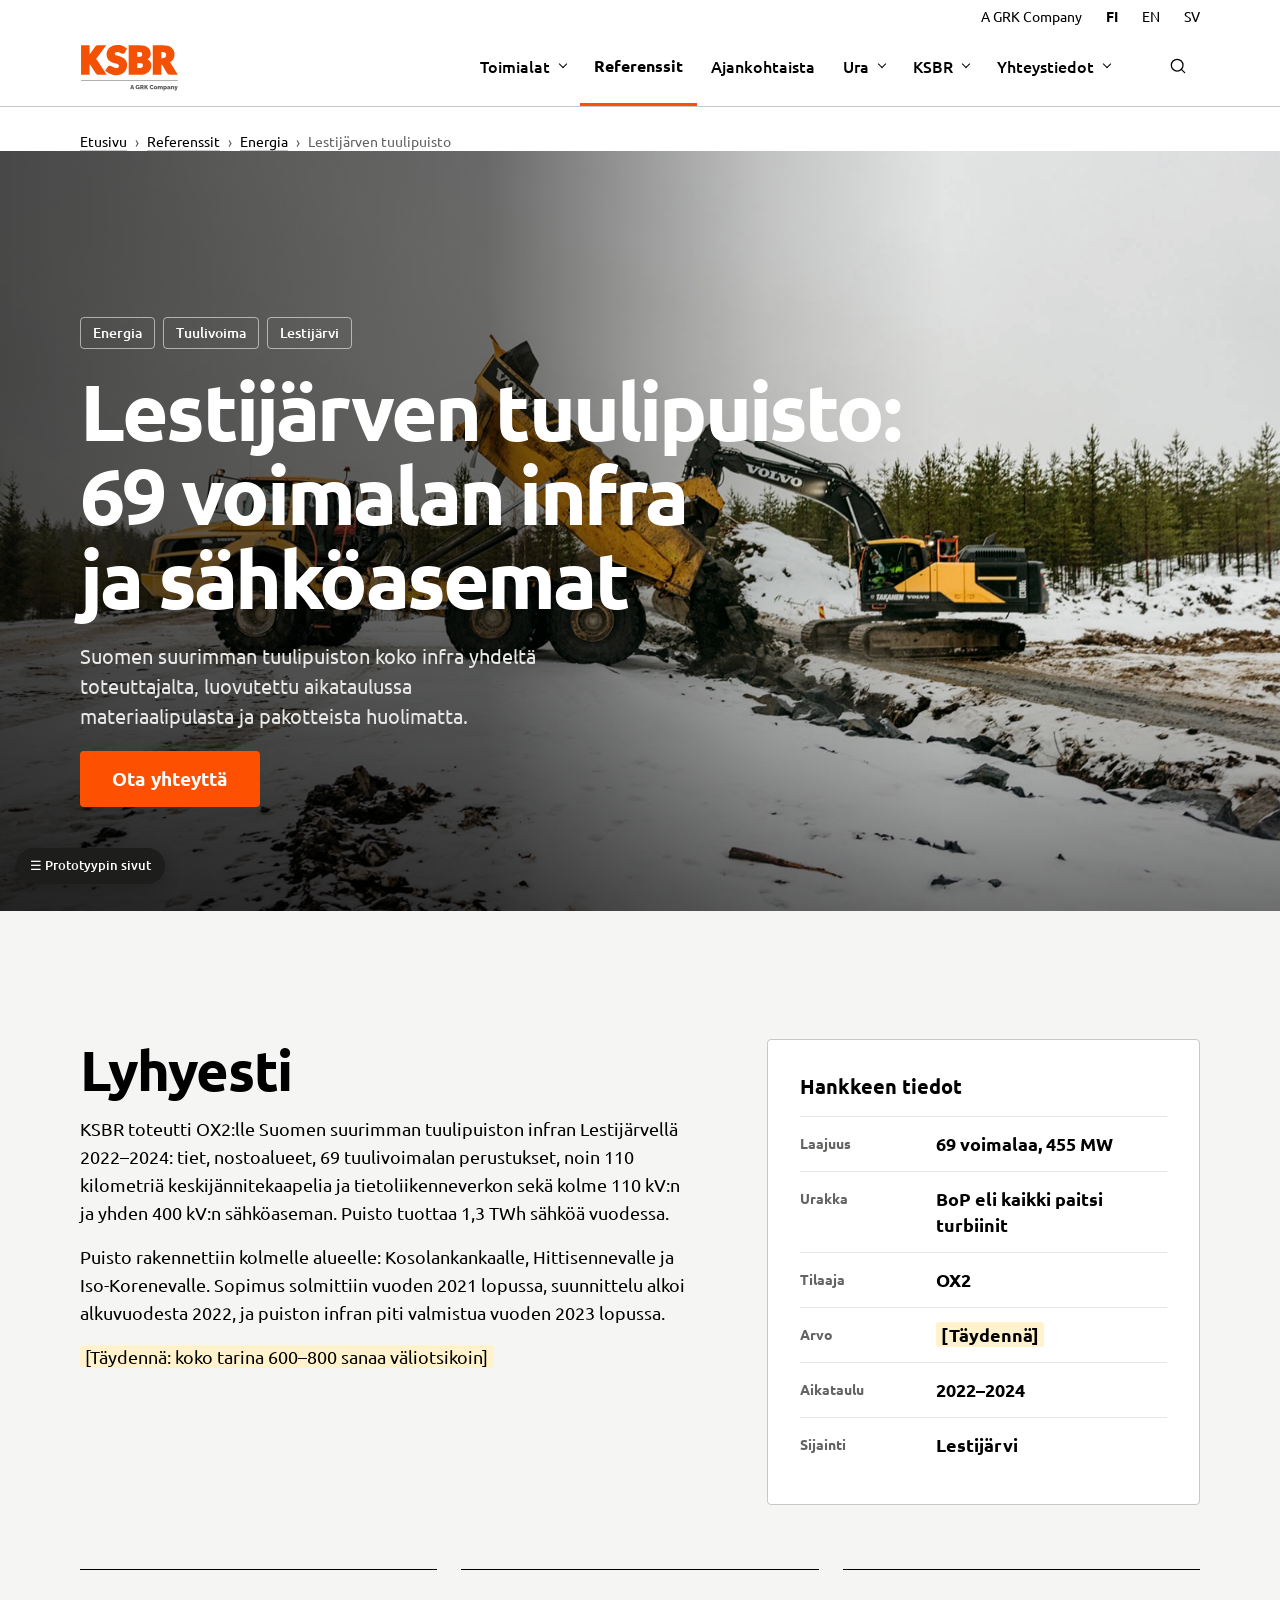
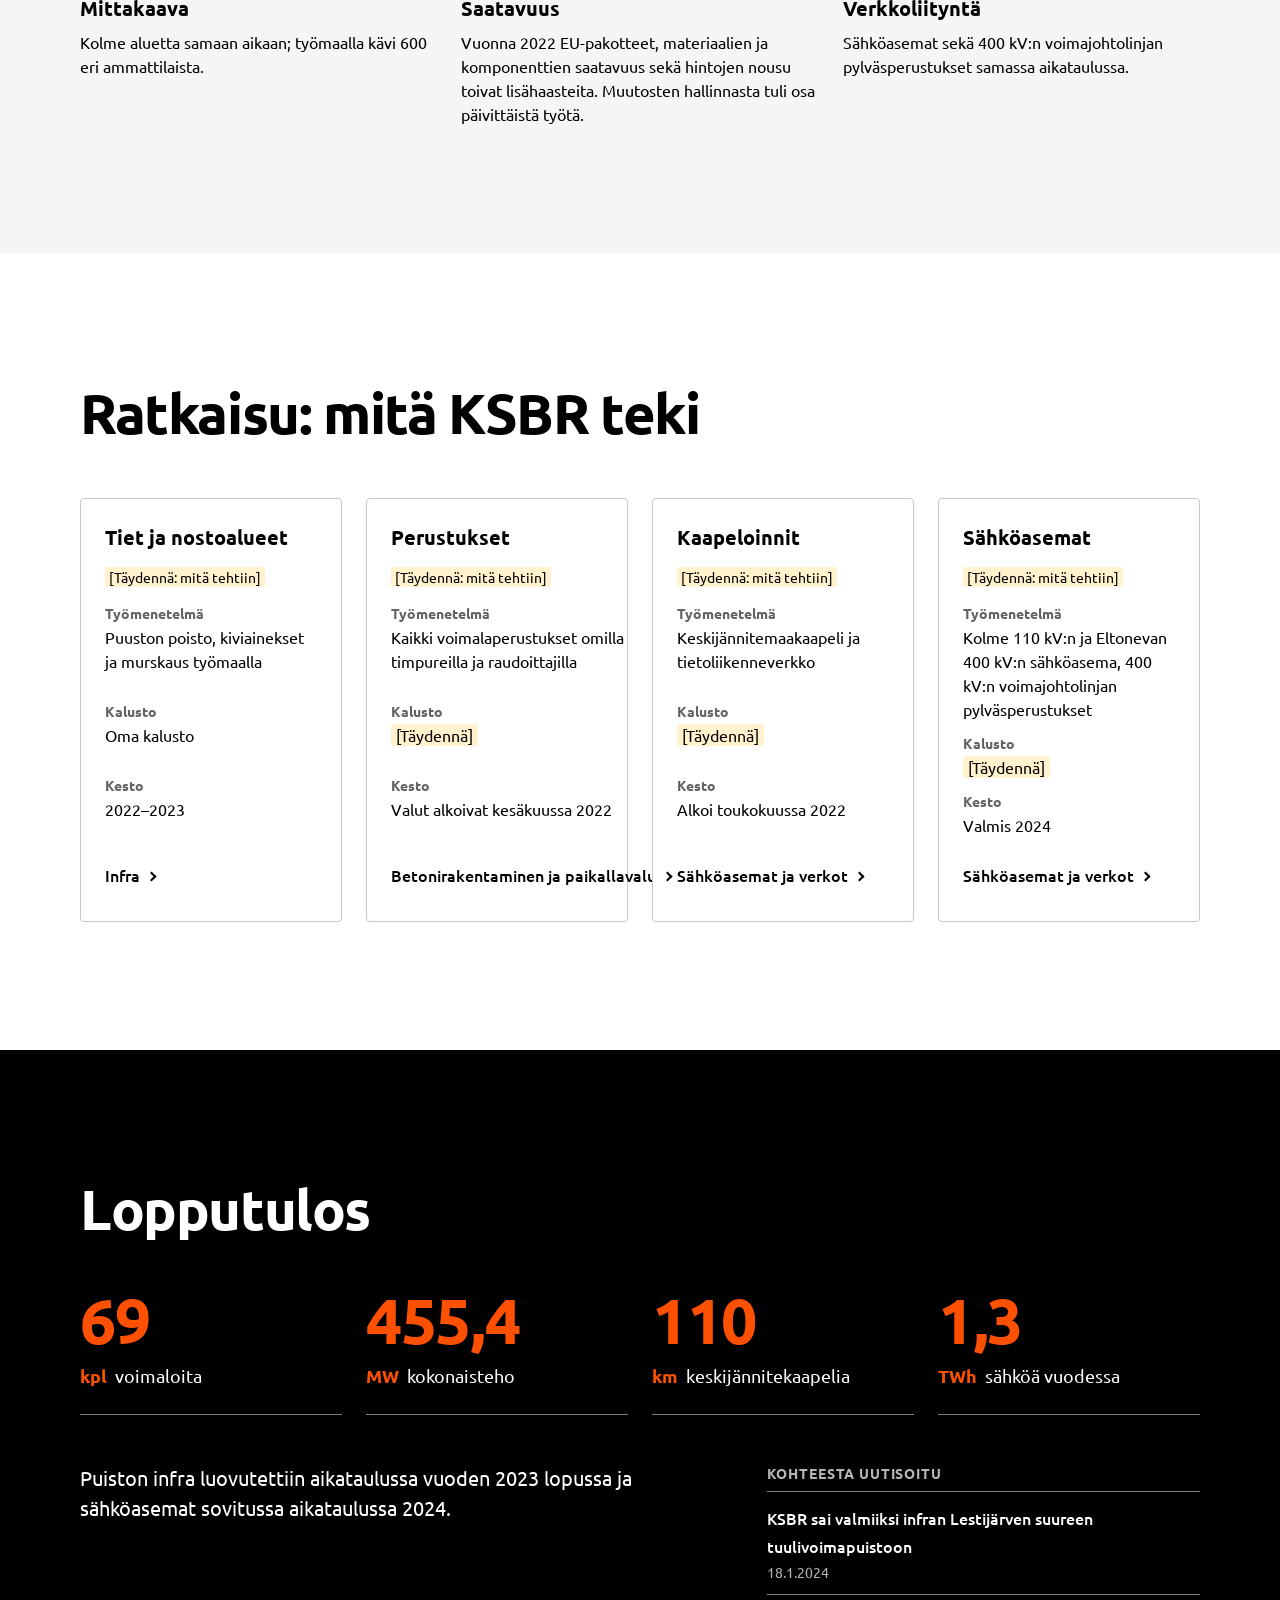
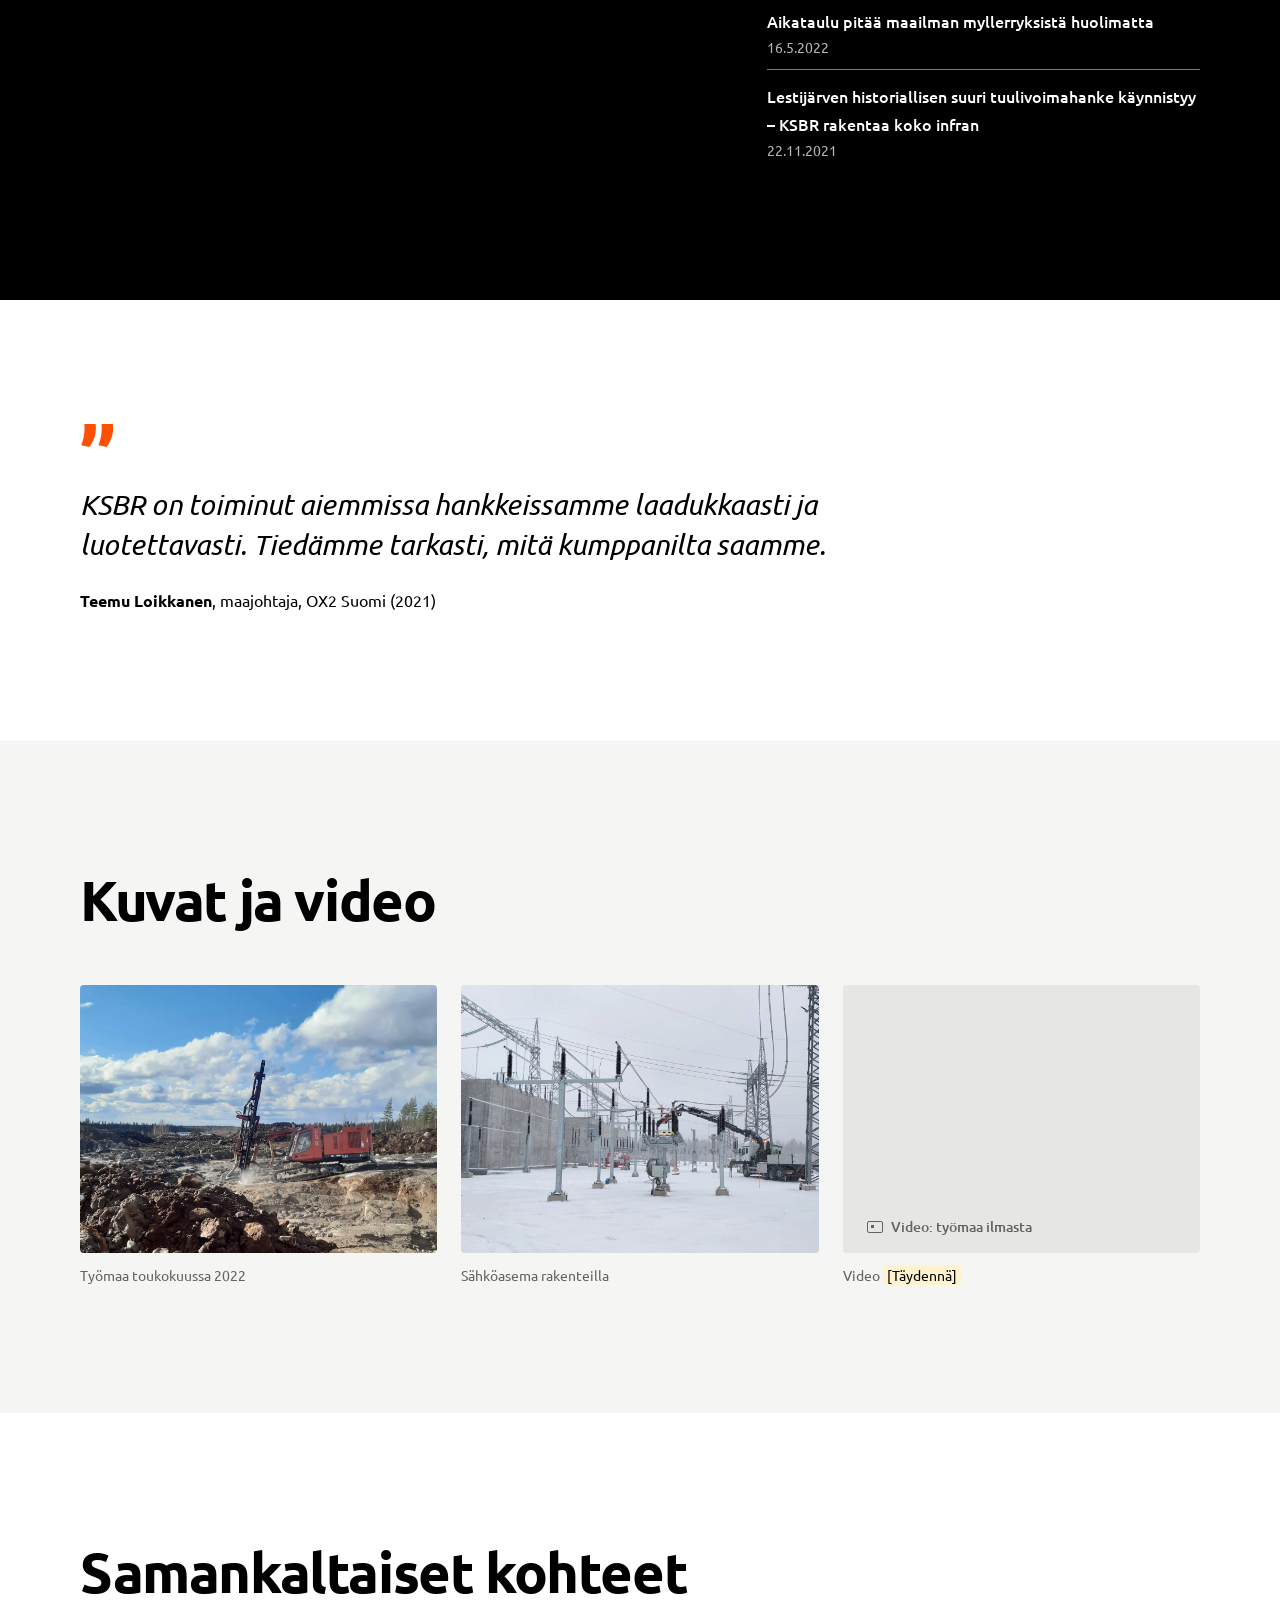
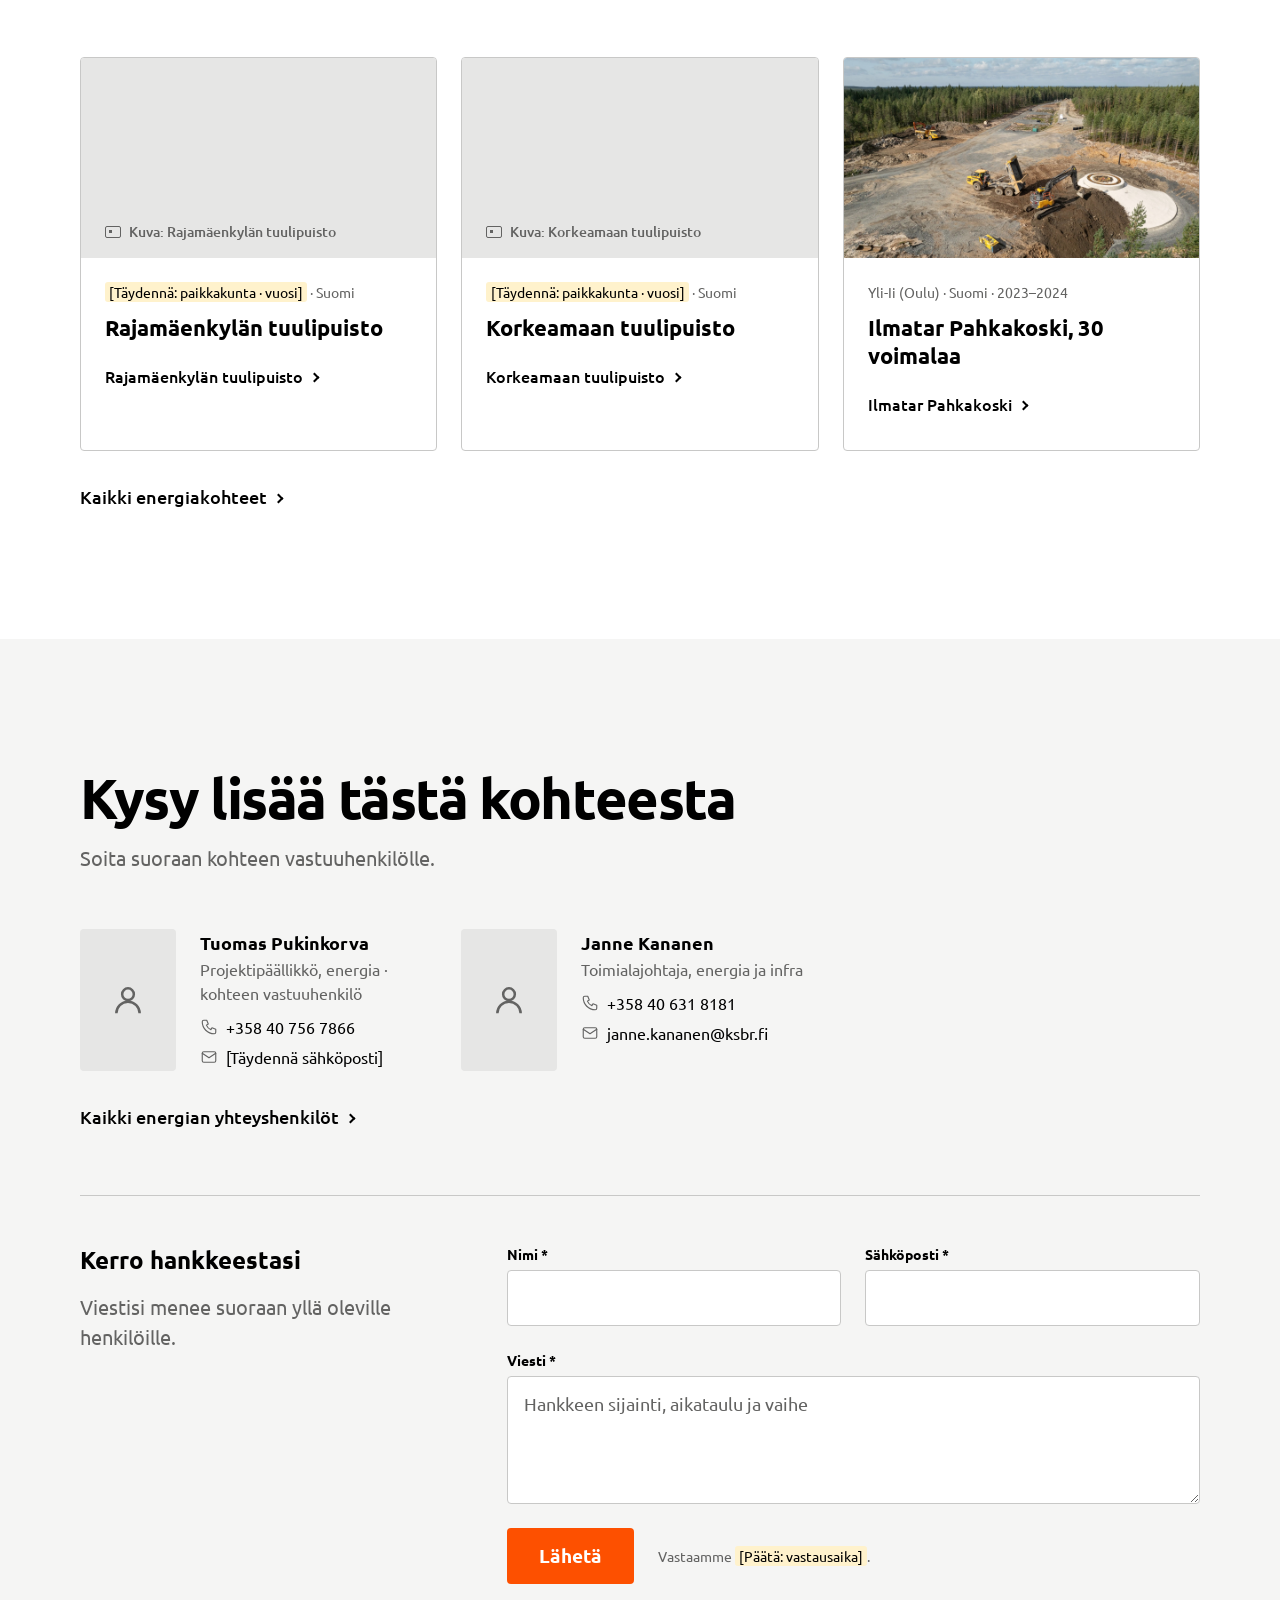
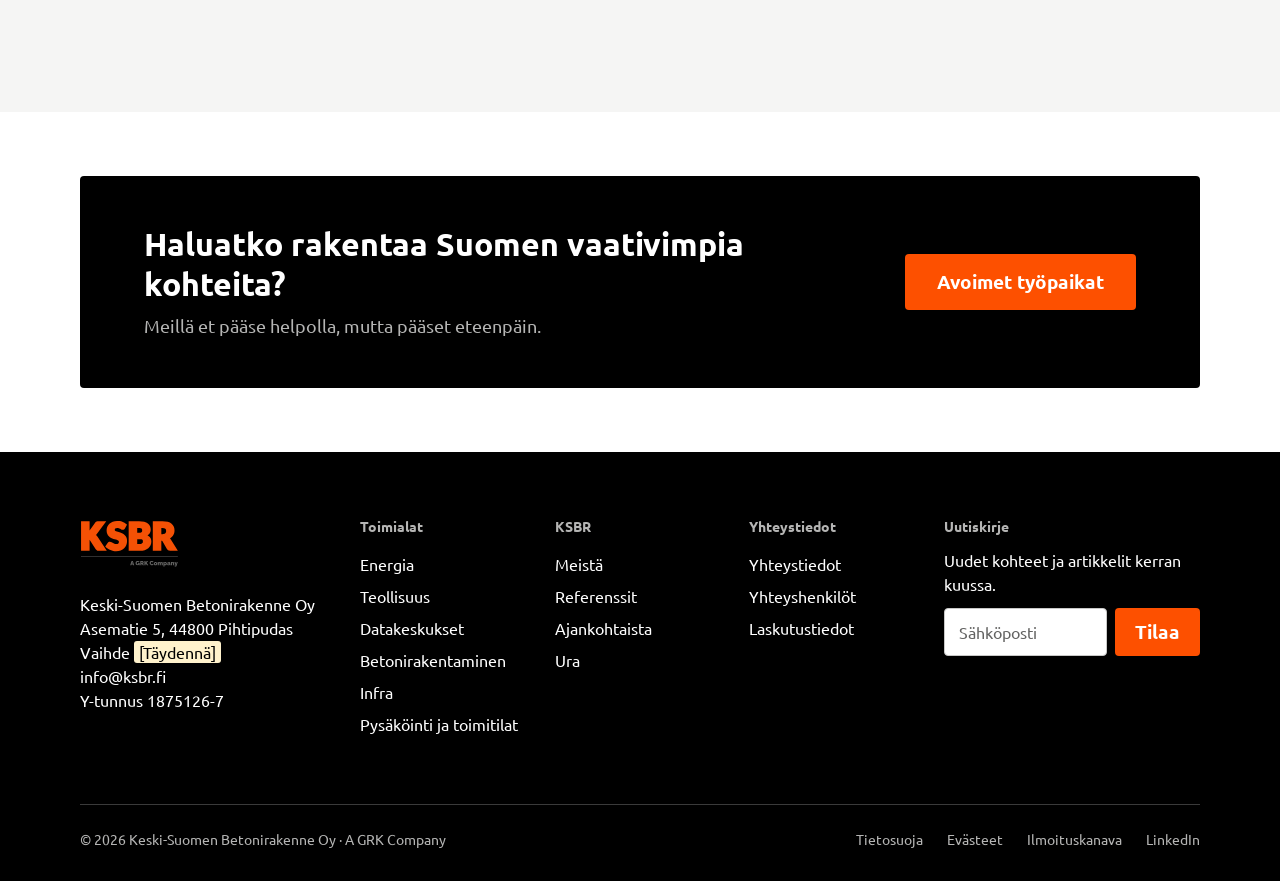
<file: referenssi-lestijarvi.html>
<!doctype html>
<html lang="fi">
<head>
<meta charset="utf-8">
<meta name="viewport" content="width=device-width, initial-scale=1">
<meta name="robots" content="noindex, nofollow">
<title>Referenssi: Lestijärvi · KSBR (prototyyppi)</title>

<link rel="stylesheet" href="css/tokens.css">
<link rel="stylesheet" href="css/bundle.css">
</head>
<body>


<link rel="stylesheet" href="https://fonts.googleapis.com/css2?family=Ubuntu:ital,wght@0,300;0,400;0,500;0,700;1,400&amp;display=swap">
<style>
body{margin:0;background:#fff}
a{color:#000000}a:hover{color:#fd5000}
.tags{display:flex;flex-wrap:wrap;gap:8px}
.tag{display:inline-flex;align-items:center;min-height:32px;padding:0 12px;border:1px solid #c8c8c7;border-radius:4px;background:#fff;font-size:14px;line-height:20px;font-weight:500;color:#000;text-decoration:none}
.tag:hover{border-color:#000;color:#000}
.brief{display:grid;grid-template-columns:7fr 5fr;gap:80px;align-items:start}
.brief-text{display:grid;gap:16px;align-content:start}
.brief-text .b-h2+p{margin-top:0}
.brief-text h2.second{margin-top:48px}
.facts{background:#fff;border:1px solid #c8c8c7;border-radius:4px;padding:32px}
.facts h3{margin:0 0 16px;font-size:20px;line-height:28px;font-weight:700}
.facts dl{margin:0}
.facts-row{display:grid;grid-template-columns:120px 1fr;gap:16px;padding:14px 0;border-top:1px solid #e6e6e5;font-size:18px;line-height:26px;font-weight:700}
.facts-row dt{font-size:14px;line-height:24px;font-weight:700;color:#636362}
.facts-row dd{margin:0}
.facts-sub{margin:24px 0 0;font-size:14px;line-height:20px;font-weight:700;letter-spacing:.06em;text-transform:uppercase;color:#636362}
.challenges{display:grid;grid-template-columns:repeat(3,minmax(0,1fr));gap:24px;margin-top:64px}
.challenge{padding-top:24px;border-top:1px solid #000}
.challenge h3{margin:0;font-size:20px;line-height:28px;font-weight:700}
.challenge p{margin:8px 0 0;font-size:16px;line-height:24px}
.work{display:grid;grid-template-columns:repeat(4,minmax(0,1fr));gap:24px}
.work-card{display:grid;grid-template-rows:auto auto 1fr auto;gap:16px;padding:24px;background:#fff;border:1px solid #c8c8c7;border-radius:4px}
.work-card h3{margin:0;font-size:20px;line-height:28px;font-weight:700}
.work-card dl{margin:0;display:grid;gap:12px}
.work-card dt{font-size:14px;line-height:20px;font-weight:700;color:#636362}
.work-card dd{margin:2px 0 0;font-size:16px;line-height:24px}
.result{background:#000;color:#fff}
.result-grid{display:grid;grid-template-columns:repeat(4,minmax(0,1fr));gap:24px}
.result-num{margin:0;font-size:64px;line-height:68px;font-weight:700;letter-spacing:-.02em;color:#fd5000;font-variant-numeric:lining-nums tabular-nums}
.result-label b{font-weight:700;color:#fd5000;margin-right:4px}
.result-label{margin:8px 0 0;padding-bottom:24px;border-bottom:1px solid #7a7a79;font-size:18px;line-height:28px}
.result-after{display:grid;grid-template-columns:7fr 5fr;gap:80px;margin-top:48px;align-items:start}
.result-after p{margin:0;font-size:20px;line-height:30px}
.news h3{margin:0 0 8px;font-size:14px;line-height:20px;font-weight:700;letter-spacing:.06em;text-transform:uppercase;color:#b5b5b4}
.news li{padding:12px 0;border-top:1px solid #7a7a79}
.news a{color:#fff;font-size:16px;line-height:24px;font-weight:500;text-decoration:none}
.news a:hover{color:#fff;text-decoration:underline}
.news small{display:block;margin-top:2px;font-size:14px;line-height:20px;color:#b5b5b4}
.quote{max-width:960px}
.quote blockquote{margin:0;font-size:28px;line-height:40px;font-style:italic;font-weight:400;text-wrap:balance}
.quote blockquote::before{content:"”";display:block;font-style:normal;font-size:80px;line-height:56px;font-weight:700;color:#fd5000}
.quote figcaption{margin-top:24px;font-size:16px;line-height:24px}
.gallery{display:grid;grid-template-columns:repeat(3,minmax(0,1fr));gap:24px}
.gallery figure{margin:0}
.gallery figcaption{margin-top:12px;font-size:14px;line-height:20px;color:#636362}
.b-footer__top{grid-template-columns:3fr 2fr 2fr 2fr 3fr}
@media (max-width:900px){
.brief,.result-after,.b-lightform,.b-footer__top{grid-template-columns:1fr;gap:32px}
.challenges,.work,.gallery,.b-grid--3,.b-people,.b-form{grid-template-columns:1fr}
.result-grid{grid-template-columns:repeat(2,minmax(0,1fr))}
.result-num{font-size:44px;line-height:48px}
.facts-row{grid-template-columns:1fr;gap:2px}
.quote blockquote{font-size:22px;line-height:32px}
}

/* ---- hi-fi ---- */
.hf img{filter:saturate(.9) contrast(1.05)}
.hf-sec{padding:128px 80px}
.hf-h2{margin:0;font:700 56px/60px var(--font-head);letter-spacing:-.025em;text-wrap:balance}
.hf-lead{margin:20px 0 0;max-width:62ch;font:400 20px/30px var(--font-sans);color:var(--ink-2)}
.hf-eyebrow{margin:0 0 16px;font:700 13px/20px var(--font-head);letter-spacing:.12em;text-transform:uppercase;color:var(--ink-2)}
.hf-hero{position:relative;min-height:820px;display:grid;align-content:end;color:#fff;overflow:hidden;background:#111}
.hf-hero>img{position:absolute;inset:0;width:100%;height:100%;object-fit:cover}
.hf-hero::after{content:"";position:absolute;inset:0;background:linear-gradient(180deg,rgba(0,0,0,.2) 0%,rgba(0,0,0,0) 28%,rgba(0,0,0,.78) 100%),linear-gradient(90deg,rgba(0,0,0,.72) 0%,rgba(0,0,0,.35) 45%,rgba(0,0,0,0) 70%)}
.hf-hero__text{position:relative;z-index:1;padding:0 80px 160px;max-width:1100px}
.hf-hero .hf-eyebrow{color:#fff;opacity:.85}
.hf-hero h1{margin:0;font:700 112px/108px var(--font-head);letter-spacing:-.04em}
.hf-hero h1 span{display:block;color:var(--accent)}
.hf-hero p.lead{margin:32px 0 0;max-width:46ch;font:400 22px/32px var(--font-sans);color:#e8e8e7}
.hf-hero .acts{display:flex;flex-wrap:wrap;align-items:center;gap:16px 32px;margin-top:40px}
.hf-hero .acts .b-link{color:#fff}
.hf-hero__note{position:absolute;z-index:1;right:80px;top:24px;font-size:12px;line-height:16px;color:rgba(255,255,255,.6)}
.hf-tasks{position:relative;z-index:2;display:grid;grid-template-columns:repeat(4,minmax(0,1fr));margin:-72px 80px 0;background:#fff;box-shadow:0 24px 48px -24px rgba(0,0,0,.35)}
.hf-task{display:grid;grid-template-columns:28px 1fr 12px;gap:16px;align-items:center;padding:28px;text-decoration:none;color:var(--ink)}
.hf-task+.hf-task{border-left:1px solid var(--surface)}
.hf-task .b-ico{width:24px;height:24px;color:var(--ink)}
.hf-task b{display:block;font:700 18px/24px var(--font-head)}
.hf-task small{display:block;font-size:14px;line-height:20px;color:var(--ink-2)}
.hf-task::after{content:"";width:8px;height:8px;border:solid var(--ink);border-width:2px 2px 0 0;transform:rotate(45deg)}
.hf-task:hover b{text-decoration:underline;text-underline-offset:4px}
.hf-ind{display:grid;grid-template-columns:repeat(5,minmax(0,1fr));gap:24px;margin-top:64px}
.hf-indcard{display:grid;grid-template-rows:auto auto auto 1fr auto;gap:12px;text-decoration:none;color:var(--ink)}
.hf-indcard .ph{position:relative;aspect-ratio:3/4;overflow:hidden;margin-bottom:12px}
.hf-indcard .ph img{position:absolute;inset:0;width:100%;height:100%;object-fit:cover}
.hf-oldico{width:64px;height:64px;margin:-4px 0 0 -6px;filter:none!important}
.hf-indcard h3{margin:0;font:700 24px/30px var(--font-head);letter-spacing:-.01em}
.hf-indcard p{margin:0;font-size:16px;line-height:24px;color:var(--ink-2)}
.hf-indcard .b-link{align-self:end;justify-self:start;font-size:16px}
.hf-indcard:hover h3{text-decoration:underline;text-underline-offset:5px;text-decoration-thickness:2px}
.hf-ico{width:44px;height:44px;fill:none;stroke:var(--ink);stroke-width:1.75;stroke-linecap:round;stroke-linejoin:round}
.hf-ico .a{stroke:var(--accent)}
.hf-indfoot{display:flex;gap:16px 40px;margin-top:48px;padding-top:24px;border-top:1px solid var(--line)}
.hf-band{position:relative;min-height:640px;display:grid;align-content:end;overflow:hidden;color:#fff}
.hf-band>img{position:absolute;inset:0;width:100%;height:100%;object-fit:cover}
.hf-band::after{content:"";position:absolute;inset:0;background:linear-gradient(0deg,rgba(0,0,0,.82) 0%,rgba(0,0,0,.35) 50%,rgba(0,0,0,0) 75%),linear-gradient(90deg,rgba(0,0,0,.5) 0%,rgba(0,0,0,0) 60%)}
.hf-band__text{position:relative;z-index:1;padding:0 80px 72px;max-width:900px}
.hf-band .hf-eyebrow{color:#fff;opacity:.85}
.hf-band h2{margin:0;font:700 48px/54px var(--font-head);letter-spacing:-.02em}
.hf-band .b-link{margin-top:24px;color:#fff;display:inline-block}
.hf-why{background:#000;color:#fff}
.hf-why .hf-h2{color:#fff}
.hf-why .hf-lead{color:var(--on-dark)}
.hf-nums{display:grid;grid-template-columns:repeat(3,minmax(0,1fr));gap:48px;margin-top:80px}
.hf-num b{display:block;font:700 144px/1 var(--font-head);letter-spacing:-.05em;color:var(--accent);font-variant-numeric:lining-nums tabular-nums}
.hf-num small{display:block;margin-top:16px;padding-bottom:28px;border-bottom:1px solid var(--on-dark-line);font:500 18px/26px var(--font-sans);color:var(--on-dark)}
.hf-num small em{font-style:normal;font-weight:700;color:#fff;margin-right:6px}
.hf-num h3{margin:28px 0 8px;font:700 24px/32px var(--font-head)}
.hf-num p{margin:0;font-size:16px;line-height:24px;color:var(--on-dark)}
.hf-certs{display:flex;flex-wrap:wrap;gap:12px 32px;margin-top:80px;padding-top:24px;border-top:1px solid var(--on-dark-line);font:700 14px/20px var(--font-sans)}
.hf-certs span:first-child{color:var(--on-dark-muted);letter-spacing:.1em;text-transform:uppercase}
.hf-cards{display:grid;grid-template-columns:repeat(3,minmax(0,1fr));gap:24px;margin-top:56px}
.hf-card{display:grid;gap:12px;align-content:start;text-decoration:none;color:var(--ink)}
.hf-card .ph{position:relative;aspect-ratio:4/3;overflow:hidden;margin-bottom:8px}
.hf-card .ph img{position:absolute;inset:0;width:100%;height:100%;object-fit:cover}
.hf-card .meta{margin:0;font-size:14px;line-height:20px;color:var(--ink-2)}
.hf-card h3{margin:0;font:700 24px/30px var(--font-head);letter-spacing:-.01em}
.hf-card p{margin:0;font-size:16px;line-height:24px;color:var(--ink-2)}
.hf-card:hover h3{text-decoration:underline;text-underline-offset:5px;text-decoration-thickness:2px}
.hf-headrow{display:flex;justify-content:space-between;align-items:end;gap:32px}
.hf-edge{display:grid;grid-template-columns:1fr 1fr;min-height:640px}
.hf-edge .ph{position:relative;overflow:hidden}
.hf-edge .ph img{position:absolute;inset:0;width:100%;height:100%;object-fit:cover}
.hf-edge .tx{display:grid;align-content:center;gap:0;padding:96px 80px}
.hf-edge--tint .tx{background:var(--tint)}
.hf-edge .acts{display:flex;flex-wrap:wrap;gap:16px 32px;margin-top:40px;align-items:center}
.hf-edge blockquote{margin:48px 0 0;padding-top:28px;border-top:1px solid var(--line);font:700 22px/32px var(--font-head)}
.hf-edge cite{display:block;margin-top:8px;font:400 16px/24px var(--font-sans);color:var(--ink-2)}
.hf-news{display:grid;grid-template-columns:repeat(3,minmax(0,1fr));gap:24px;margin-top:56px}
.hf-news a{display:grid;grid-template-rows:auto auto 1fr auto;gap:12px;text-decoration:none;color:var(--ink)}
.hf-news .ph{position:relative;aspect-ratio:16/10;overflow:hidden;margin-bottom:8px}
.hf-news .ph img{position:absolute;inset:0;width:100%;height:100%;object-fit:cover}
.hf-news time{font-size:14px;line-height:20px;color:var(--ink-2)}
.hf-news h3{margin:0;font:700 22px/30px var(--font-head)}
.hf-news .b-link{align-self:end;justify-self:start}
.hf-news a:hover h3{text-decoration:underline;text-underline-offset:4px}
.hf-letter{display:grid;grid-template-columns:5fr 7fr;gap:48px;align-items:center;margin-top:72px;padding:40px;background:#fff}
.hf-letter h3{margin:0;font:700 26px/32px var(--font-head)}
.hf-letter p{margin:6px 0 0;color:var(--ink-2)}
.hf-letter form{display:flex;gap:8px}.hf-letter .b-input{flex:1}
.hf-steps{display:grid;grid-template-columns:repeat(5,minmax(0,1fr));gap:20px;margin-top:64px;position:relative}
.hf-step{display:grid;grid-template-rows:auto auto auto 1fr auto;gap:10px;text-decoration:none;color:var(--ink)}
.hf-step .no{display:flex;align-items:center;gap:16px;font:700 56px/1 var(--font-head);letter-spacing:-.03em;color:var(--accent);font-variant-numeric:lining-nums tabular-nums}
.hf-step .no::after{content:"";flex:1;height:1px;background:var(--line)}
.hf-step:last-child .no::after{background:transparent}
.hf-step .ph{position:relative;aspect-ratio:3/4;overflow:hidden;margin:6px 0 10px}
.hf-step .ph img{position:absolute;inset:0;width:100%;height:100%;object-fit:cover}
.hf-step h3{margin:0;font:700 22px/28px var(--font-head)}
.hf-step p{margin:0;font-size:15px;line-height:22px;color:var(--ink-2)}
.hf-step .b-link{align-self:end;justify-self:start;font-size:15px}
.hf-step:hover h3{text-decoration:underline;text-underline-offset:4px}
.hf-herostats{position:relative;z-index:1;display:grid;grid-template-columns:repeat(3,minmax(0,1fr));margin:0 80px;border-top:1px solid rgba(255,255,255,.35)}
.hf-herostats div{padding:28px 0 40px}
.hf-herostats b{display:block;font:700 72px/1 var(--font-head);letter-spacing:-.04em;color:var(--accent)}
.hf-herostats small{display:block;margin-top:10px;font:500 16px/24px var(--font-sans);color:#e8e8e7}
.hf-herostats small em{font-style:normal;font-weight:700;color:#fff;margin-right:6px}
.hf-usp{display:grid;grid-template-columns:repeat(3,minmax(0,1fr));gap:48px;margin-top:64px}
.hf-usp div{padding-top:28px;border-top:1px solid var(--on-dark-line)}
.hf-usp h3{margin:0 0 12px;font:700 28px/34px var(--font-head);letter-spacing:-.01em;color:#fff}
.hf-usp p{margin:0;font-size:17px;line-height:26px;color:var(--on-dark)}
@media (max-width:900px){
.hf-sec{padding:72px 20px}.hf-h2{font-size:34px;line-height:40px}
.hf-hero{min-height:640px}.hf-hero__text{padding:0 20px 120px}.hf-hero h1{font-size:52px;line-height:50px}
.hf-tasks{grid-template-columns:1fr;margin:-48px 20px 0}.hf-task+.hf-task{border-left:0;border-top:1px solid var(--surface)}
.hf-ind,.hf-nums,.hf-cards,.hf-news,.hf-letter,.hf-edge,.hf-steps,.hf-usp,.hf-herostats{grid-template-columns:1fr}
.hf-ind{grid-template-columns:1fr 1fr}
.hf-num b{font-size:88px}.hf-edge .tx{padding:56px 20px}.hf-band__text{padding:0 20px 48px}.hf-band h2{font-size:30px;line-height:36px}
.hf-herostats{margin:0 20px}.hf-herostats b{font-size:48px}
}

/* ---- hi-fi: yleiset sivut ---- */
.hf .b-section{padding:128px 80px}
.hf .b-section--tight{padding-top:64px;padding-bottom:64px}
.hf .b-h1{font-size:80px;line-height:84px;letter-spacing:-.035em}
.hf .b-h2{font-size:56px;line-height:60px;letter-spacing:-.025em;text-wrap:balance}
.hf .b-head .b-body{font-size:20px;line-height:30px}
.hf .b-head{margin-bottom:56px}
.hf .b-lead{font-size:22px;line-height:32px}
.hf .b-why__num,.hf .why-num{font-size:120px;line-height:1;letter-spacing:-.05em;color:var(--accent)}
.hf .b-chain__no{font-size:56px;line-height:1;letter-spacing:-.03em;color:var(--accent)}
.hf .b-case h3{font-size:22px;line-height:28px}
.hf .b-case:hover h3,.hf .b-industry:hover h3{text-decoration:underline;text-underline-offset:5px;text-decoration-thickness:2px}
.hf-hero--page{min-height:760px}
.hf-hero--page .hf-hero__text{display:grid;gap:20px;padding-bottom:104px;max-width:1000px}
.hf-hero--page h1,.hf-hero--page .b-h1{margin:0;color:#fff;font:700 80px/84px var(--font-head);letter-spacing:-.035em;max-width:16ch;text-wrap:balance}
.hf-hero--page .b-lead{margin:0;color:#e8e8e7;max-width:48ch}
.hf-hero--page .b-eyebrow{color:#fff;opacity:.85}
.hf-hero--page a:not(.b-btn){color:#fff}
.hf-hero--page .tag{background:transparent;color:#fff;border-color:rgba(255,255,255,.55)}
.hf-hero--page .quick a{text-decoration-color:rgba(255,255,255,.5)}
.hf-hero--page .recruiter-mini{border-color:rgba(255,255,255,.3);color:#fff}
.hf-hero--page .recruiter-mini b{color:#d0d0cf}
.hf-hero--page .recruiter-mini .b-ico{color:#fff}
@media (max-width:900px){
.hf .b-section{padding:72px 20px}.hf .b-h2{font-size:34px;line-height:40px}.hf .b-h1{font-size:44px;line-height:48px}
.hf-hero--page{min-height:600px}.hf-hero--page h1,.hf-hero--page .b-h1{font-size:44px;line-height:48px}.hf-hero--page .hf-hero__text{padding:0 20px 72px}
.hf .b-why__num,.hf .why-num{font-size:72px}
}

/* ---- audit-korjaukset ---- */
.hf-skip{position:absolute;left:16px;top:-80px;z-index:100;padding:12px 16px;background:var(--ink);color:#fff;font:700 16px/24px var(--font-sans);text-decoration:none}
.hf-skip:focus{top:16px;color:#fff}
.hf :focus-visible{outline:3px solid var(--accent);outline-offset:3px}
.hf .b-btn:focus-visible{outline:3px solid var(--ink);outline-offset:2px;box-shadow:0 0 0 2px #fff}
.hf .b-footer h2.hf-fh{margin:0 0 12px;font-size:14px;line-height:20px;font-weight:700;color:var(--on-dark-muted)}
.hf .sr-only{position:absolute;width:1px;height:1px;overflow:hidden;clip:rect(0 0 0 0);white-space:nowrap}
.hf h3 .b-gap,.hf .b-person__name .b-gap{font-size:.75em;font-weight:500}
.hf .b-step::before{font-size:48px;line-height:1;letter-spacing:-.03em}
.hf-hero::after{background:linear-gradient(0deg,rgba(0,0,0,.52) 0%,rgba(0,0,0,0) 40%),linear-gradient(90deg,rgba(0,0,0,.68) 0%,rgba(0,0,0,.55) 38%,rgba(0,0,0,.16) 60%,rgba(0,0,0,0) 74%)}
.hf-hero .lead,.hf-hero--page .b-lead{max-width:40ch}
.hf-menu{display:none;align-items:center;gap:8px;min-height:44px;padding:0 12px;border:1px solid var(--line);border-radius:4px;background:#fff;font:700 15px/20px var(--font-sans);color:var(--ink)}
.hf-menu i{display:block;width:18px;height:2px;background:currentColor;box-shadow:0 6px 0 currentColor,0 -6px 0 currentColor}
.hf .hf-hero h1,.hf .hf-hero--page h1{hyphens:auto;overflow-wrap:anywhere}
@media (max-width:1200px){.hf-ind,.hf-steps{grid-template-columns:repeat(3,minmax(0,1fr))}}
@media (max-width:900px){
.hf .b-nav__menu,.hf .b-nav__util{display:none}.hf-menu{display:inline-flex;margin-left:auto}
.hf .hf-hero h1,.hf .hf-hero--page h1{font-size:clamp(34px,9vw,52px);line-height:1.08}
.hf-ind,.hf-steps{grid-template-columns:1fr 1fr}
}

/* ---- audit-kierros-3 ---- */
.hf .hf-hero h1,.hf .hf-hero--page h1{hyphens:manual;overflow-wrap:normal}
.hf-hero--page h1,.hf-hero--page .b-h1{max-width:20ch}
.hf-hero--page .b-lead{font:400 20px/30px var(--font-sans);max-width:44ch}
.hf-hero--tv h1{font-size:clamp(34px,5vw,64px)!important;line-height:1.06!important;max-width:16ch}
.hf-hero>img{object-position:var(--pos,center)}
.b-nav__menu.is-open{display:grid!important;position:absolute;left:0;right:0;top:100%;z-index:50;gap:0;padding:8px 20px 24px;background:#fff;box-shadow:0 24px 32px -24px rgba(0,0,0,.4)}
.b-nav__menu.is-open .b-nav__item{padding:16px 0;border-bottom:1px solid var(--surface);font-size:18px}
.hf .b-nav__bar{position:relative}
@media (max-width:900px){
.hf-hero::after{background:linear-gradient(0deg,rgba(0,0,0,.74) 0%,rgba(0,0,0,.6) 50%,rgba(0,0,0,.24) 85%,rgba(0,0,0,.1) 100%)}
.hf-hero>img{object-position:70% 20%}
}
@media (max-width:600px){.hf .hf-hero h1,.hf .hf-hero--page h1{overflow-wrap:anywhere}}

/* ---- audit-kierros-4 ---- */
@media (max-width:600px){.hf-ind>:last-child:nth-child(odd){grid-column:1/-1}}
.hf .b-link{white-space:nowrap}
.hf-indfoot{flex-wrap:wrap}
.b-nav__menu .hf-langs{display:none}
.b-nav__menu.is-open .hf-langs{display:flex;gap:20px;align-items:center;padding:20px 0 4px;font-size:15px}
.b-nav__menu.is-open .hf-langs a{min-height:44px;display:inline-flex;align-items:center;text-decoration:none;color:var(--ink)}
.b-nav__menu.is-open .hf-langs a[aria-current]{font-weight:700;text-decoration:underline;text-underline-offset:4px}
.b-nav__menu.is-open .hf-langs .grk{margin-left:auto;color:var(--ink-2)}
body.menu-open{overflow:hidden}
@media (max-width:600px){
.hf-headrow{flex-direction:column;align-items:flex-start;gap:16px}
.hf-hero--tv .hf-hero__text{padding-top:56px}
.hf-herostats{grid-template-columns:repeat(3,minmax(0,1fr))!important;margin:0 20px;gap:12px}
.hf-herostats div{padding:20px 0 28px}
.hf-herostats b{font-size:34px}
.hf-herostats small{font-size:13px;line-height:18px}
.hf-steps{grid-template-columns:1fr!important}
.hf-step .ph{aspect-ratio:16/9}
.hf .b-media:not(:has(img)){aspect-ratio:16/9;min-height:0}
}
</style>

<div class="b-root hf" style="width: 100%;">
<a class="hf-skip" href="#sisalto">Siirry sisältöön</a>

<header class="b-nav">
  <div class="b-nav__util"><a href="https://grk.fi">A GRK Company</a><a href="#" data-proto-missing aria-current="true">FI</a><a href="#" data-proto-missing>EN</a><a href="#" data-proto-missing>SV</a></div>
  <div class="b-nav__bar">
    <img fetchpriority="high" class="b-nav__logo" src="img/ksbr-logo.svg" alt="KSBR – A GRK Company">
    <nav class="b-nav__menu" id="paavalikko" aria-label="Päävalikko">
      <a class="b-nav__item b-nav__item--menu" href="index.html#toimialat">Toimialat</a>
      <a class="b-nav__item" href="referenssit.html" aria-current="page">Referenssit</a>
      <a class="b-nav__item" href="#" data-proto-missing>Ajankohtaista</a>
      <a class="b-nav__item b-nav__item--menu" href="ura.html">Ura</a>
      <a class="b-nav__item b-nav__item--menu" href="index.html">KSBR</a>
      <a class="b-nav__item b-nav__item--menu" href="yhteystiedot.html">Yhteystiedot</a>
      <div class="hf-langs"><a href="#" data-proto-missing aria-current="page" lang="fi">FI</a><a href="#" data-proto-missing hreflang="en" lang="en">EN</a><a href="#" data-proto-missing hreflang="sv" lang="sv">SV</a><a class="grk" href="https://grk.fi">A GRK Company</a></div>
    </nav>
    <button class="hf-menu" type="button" aria-expanded="false" aria-controls="paavalikko"><i aria-hidden="true"></i>Valikko</button>
    <a class="b-nav__search" href="index.html" aria-label="Haku"><svg class="b-ico" viewBox="0 0 24 24" aria-hidden="true"><circle cx="11" cy="11" r="7"></circle><path d="m20 20-4-4"></path></svg></a>
  </div>
</header>
<ol class="b-crumbs"><li><a href="index.html">Etusivu</a></li><li><a href="referenssit.html">Referenssit</a></li><li><a href="tuulivoima.html">Energia</a></li><li aria-current="page">Lestijärven tuulipuisto</li></ol>
<main id="sisalto">

<section class="hf-hero hf-hero--page">
  <img src="img/KSBR_Lestijarvi_paakuva.jpg" alt="Lestijärven tuulipuiston maanrakennustyöt talvella">
  <div class="hf-hero__text">
    <div class="tags"><a class="tag" href="tuulivoima.html">Energia</a><a class="tag" href="tuulivoima.html">Tuulivoima</a><a class="tag" href="referenssi-lestijarvi.html">Lestijärvi</a></div>
    <h1 class="b-h1">Lestijärven tuulipuisto: 69 voimalan infra ja sähköasemat</h1>
    <p class="b-lead">Suomen suurimman tuulipuiston koko infra yhdeltä toteuttajalta, luovutettu aikataulussa materiaalipulasta ja pakotteista huolimatta.</p>
    <div class="b-btns"><a class="b-btn" href="#yhteyshenkilot">Ota yhteyttä</a></div>
  </div>
</section>

<section class="b-section b-section--gray"><div class="b-inner">
  <div class="brief">
    <div class="brief-text">
      <h2 class="b-h2">Lyhyesti</h2>
      <p class="b-body">KSBR toteutti OX2:lle Suomen suurimman tuulipuiston infran Lestijärvellä 2022–2024: tiet, nostoalueet, 69 tuulivoimalan perustukset, noin 110 kilometriä keskijännitekaapelia ja tietoliikenneverkon sekä kolme 110 kV:n ja yhden 400 kV:n sähköaseman. Puisto tuottaa 1,3 TWh sähköä vuodessa.</p>
      <p class="b-body">Puisto rakennettiin kolmelle alueelle: Kosolankankaalle, Hittisennevalle ja Iso-Korenevalle. Sopimus solmittiin vuoden 2021 lopussa, suunnittelu alkoi alkuvuodesta 2022, ja puiston infran piti valmistua vuoden 2023 lopussa.</p>
      <p class="b-body"><mark class="b-gap">[Täydennä: koko tarina 600–800 sanaa väliotsikoin]</mark></p>
    </div>
    <aside class="facts">
      <h3>Hankkeen tiedot</h3>
      <dl>
        <div class="facts-row"><dt>Laajuus</dt><dd>69 voimalaa, 455 MW</dd></div>
        <div class="facts-row"><dt>Urakka</dt><dd>BoP eli kaikki paitsi turbiinit</dd></div>
        <div class="facts-row"><dt>Tilaaja</dt><dd>OX2</dd></div>
        <div class="facts-row"><dt>Arvo</dt><dd><mark class="b-gap">[Täydennä]</mark></dd></div>
        <div class="facts-row"><dt>Aikataulu</dt><dd>2022–2024</dd></div>
        <div class="facts-row"><dt>Sijainti</dt><dd>Lestijärvi</dd></div>
      </dl>
    </aside>
  </div>
  <div class="challenges">
    <div class="challenge"><h3>Mittakaava</h3><p>Kolme aluetta samaan aikaan; työmaalla kävi 600 eri ammattilaista.</p></div>
    <div class="challenge"><h3>Saatavuus</h3><p>Vuonna 2022 EU-pakotteet, materiaalien ja komponenttien saatavuus sekä hintojen nousu toivat lisähaasteita. Muutosten hallinnasta tuli osa päivittäistä työtä.</p></div>
    <div class="challenge"><h3>Verkkoliityntä</h3><p>Sähköasemat sekä 400 kV:n voimajohtolinjan pylväsperustukset samassa aikataulussa.</p></div>
  </div>
</div></section>

<section class="b-section"><div class="b-inner">
  <div class="b-head"><h2 class="b-h2">Ratkaisu: mitä KSBR teki</h2></div>
  <div class="work">
    <div class="work-card"><h3>Tiet ja nostoalueet</h3><p class="b-small" style="margin: 0;"><mark class="b-gap">[Täydennä: mitä tehtiin]</mark></p>
      <dl><div><dt>Työmenetelmä</dt><dd>Puuston poisto, kiviainekset ja murskaus työmaalla</dd></div><div><dt>Kalusto</dt><dd>Oma kalusto</dd></div><div><dt>Kesto</dt><dd>2022–2023</dd></div></dl>
      <a class="b-link b-link--sm" href="#" data-proto-missing>Infra</a></div>
    <div class="work-card"><h3>Perustukset</h3><p class="b-small" style="margin: 0;"><mark class="b-gap">[Täydennä: mitä tehtiin]</mark></p>
      <dl><div><dt>Työmenetelmä</dt><dd>Kaikki voimalaperustukset omilla timpureilla ja raudoittajilla</dd></div><div><dt>Kalusto</dt><dd><mark class="b-gap">[Täydennä]</mark></dd></div><div><dt>Kesto</dt><dd>Valut alkoivat kesäkuussa 2022</dd></div></dl>
      <a class="b-link b-link--sm" href="betonirakentaminen.html">Betonirakentaminen ja paikallavalu</a></div>
    <div class="work-card"><h3>Kaapeloinnit</h3><p class="b-small" style="margin: 0;"><mark class="b-gap">[Täydennä: mitä tehtiin]</mark></p>
      <dl><div><dt>Työmenetelmä</dt><dd>Keskijännitemaakaapeli ja tietoliikenneverkko</dd></div><div><dt>Kalusto</dt><dd><mark class="b-gap">[Täydennä]</mark></dd></div><div><dt>Kesto</dt><dd>Alkoi toukokuussa 2022</dd></div></dl>
      <a class="b-link b-link--sm" href="#" data-proto-missing>Sähköasemat ja verkot</a></div>
    <div class="work-card"><h3>Sähköasemat</h3><p class="b-small" style="margin: 0;"><mark class="b-gap">[Täydennä: mitä tehtiin]</mark></p>
      <dl><div><dt>Työmenetelmä</dt><dd>Kolme 110 kV:n ja Eltonevan 400 kV:n sähköasema, 400 kV:n voimajohtolinjan pylväsperustukset</dd></div><div><dt>Kalusto</dt><dd><mark class="b-gap">[Täydennä]</mark></dd></div><div><dt>Kesto</dt><dd>Valmis 2024</dd></div></dl>
      <a class="b-link b-link--sm" href="#" data-proto-missing>Sähköasemat ja verkot</a></div>
  </div>
</div></section>

<section class="b-section result"><div class="b-inner">
  <div class="b-head" style="margin-bottom: 48px;"><h2 class="b-h2" style="color: #ffffff;">Lopputulos</h2></div>
  <div class="result-grid">
    <div><p class="result-num">69</p><p class="result-label"><b>kpl</b> voimaloita</p></div>
    <div><p class="result-num">455,4</p><p class="result-label"><b>MW</b> kokonaisteho</p></div>
    <div><p class="result-num">110</p><p class="result-label"><b>km</b> keskijännitekaapelia</p></div>
    <div><p class="result-num">1,3</p><p class="result-label"><b>TWh</b> sähköä vuodessa</p></div>
  </div>
  <div class="result-after">
    <p>Puiston infra luovutettiin aikataulussa vuoden 2023 lopussa ja sähköasemat sovitussa aikataulussa 2024.</p>
    <div class="news">
      <h3>Kohteesta uutisoitu</h3>
      <ul>
        <li><a href="#" data-proto-missing>KSBR sai valmiiksi infran Lestijärven suureen tuulivoimapuistoon</a><small>18.1.2024</small></li>
        <li><a href="#" data-proto-missing>Aikataulu pitää maailman myllerryksistä huolimatta</a><small>16.5.2022</small></li>
        <li><a href="referenssi-lestijarvi.html">Lestijärven historiallisen suuri tuulivoimahanke käynnistyy – KSBR rakentaa koko infran</a><small>22.11.2021</small></li>
      </ul>
    </div>
  </div>
</div></section>

<section class="b-section"><div class="b-inner">
  <figure class="quote">
    <blockquote>KSBR on toiminut aiemmissa hankkeissamme laadukkaasti ja luotettavasti. Tiedämme tarkasti, mitä kumppanilta saamme.</blockquote>
    <figcaption><b>Teemu Loikkanen</b>, maajohtaja, OX2 Suomi (2021)</figcaption>
  </figure>
</div></section>

<section class="b-section b-section--gray"><div class="b-inner">
  <div class="b-head"><h2 class="b-h2">Kuvat ja video</h2></div>
  <div class="gallery">
    <figure><div class="b-media"><img loading="lazy" decoding="async" src="img/Lestijarvi20220502_175415.jpg" alt="Porauskalusto Lestijärven työmaalla toukokuussa 2022"></div><figcaption>Työmaa toukokuussa 2022</figcaption></figure>
    <figure><div class="b-media"><img loading="lazy" decoding="async" src="img/lestijarvi2.jpg" alt="Lestijärven sähköasema rakenteilla"></div><figcaption>Sähköasema rakenteilla</figcaption></figure>
    <figure><div class="b-media"><span>Video: työmaa ilmasta</span></div><figcaption>Video <mark class="b-gap">[Täydennä]</mark></figcaption></figure>
  </div>
</div></section>

<section class="b-section"><div class="b-inner">
  <div class="b-head"><h2 class="b-h2">Samankaltaiset kohteet</h2></div>
  <div class="b-grid b-grid--3">
    <a class="b-case" href="referenssi-lestijarvi.html"><div class="b-media b-media--wide"><span>Kuva: Rajamäenkylän tuulipuisto</span></div><div class="b-case__body"><p class="b-case__meta"><mark class="b-gap">[Täydennä: paikkakunta · vuosi]</mark> · Suomi</p><h3>Rajamäenkylän tuulipuisto</h3><span class="b-link b-link--sm">Rajamäenkylän tuulipuisto</span></div></a>
    <a class="b-case" href="referenssi-lestijarvi.html"><div class="b-media b-media--wide"><span>Kuva: Korkeamaan tuulipuisto</span></div><div class="b-case__body"><p class="b-case__meta"><mark class="b-gap">[Täydennä: paikkakunta · vuosi]</mark> · Suomi</p><h3>Korkeamaan tuulipuisto</h3><span class="b-link b-link--sm">Korkeamaan tuulipuisto</span></div></a>
    <a class="b-case" href="referenssi-lestijarvi.html"><div class="b-media b-media--wide"><img loading="lazy" decoding="async" src="img/ksbr-pahkakoski-kuva1.jpg" alt="Ilmatar Pahkakosken tuulipuisto ilmasta"></div><div class="b-case__body"><p class="b-case__meta">Yli-Ii (Oulu) · Suomi · 2023–2024</p><h3>Ilmatar Pahkakoski, 30 voimalaa</h3><span class="b-link b-link--sm">Ilmatar Pahkakoski</span></div></a>
  </div>
  <p style="margin-top: 32px;"><a class="b-link" href="referenssit.html">Kaikki energiakohteet</a></p>
</div></section>

<section class="b-section b-section--gray" id="yhteyshenkilot"><div class="b-inner">
  <div class="b-head"><h2 class="b-h2">Kysy lisää tästä kohteesta</h2><p class="b-body">Soita suoraan kohteen vastuuhenkilölle.</p></div>
  <div class="b-people">
    <div class="b-person"><div class="b-person__img" aria-hidden="true"><svg viewBox="0 0 24 24"><circle cx="12" cy="8.5" r="3.5"></circle><path d="M5 20a7 7 0 0 1 14 0"></path></svg></div><div><p class="b-person__name">Tuomas Pukinkorva</p><p class="b-person__role">Projektipäällikkö, energia · kohteen vastuuhenkilö</p><p class="b-person__ch"><a href="tel:+358407567866"><svg class="b-ico" viewBox="0 0 24 24" aria-hidden="true"><path d="M5 3h4l2 5-2.5 1.5a11 11 0 0 0 6 6L16 13l5 2v4a2 2 0 0 1-2 2A16 16 0 0 1 3 5a2 2 0 0 1 2-2"></path></svg>+358 40 756 7866</a><a href="#" data-proto-missing><svg class="b-ico" viewBox="0 0 24 24" aria-hidden="true"><rect x="3" y="5" width="18" height="14" rx="2"></rect><path d="m3 7 9 6 9-6"></path></svg>[Täydennä sähköposti]</a></p></div></div>
    <div class="b-person"><div class="b-person__img" aria-hidden="true"><svg viewBox="0 0 24 24"><circle cx="12" cy="8.5" r="3.5"></circle><path d="M5 20a7 7 0 0 1 14 0"></path></svg></div><div><p class="b-person__name">Janne Kananen</p><p class="b-person__role">Toimialajohtaja, energia ja infra</p><p class="b-person__ch"><a href="tel:+358406318181"><svg class="b-ico" viewBox="0 0 24 24" aria-hidden="true"><path d="M5 3h4l2 5-2.5 1.5a11 11 0 0 0 6 6L16 13l5 2v4a2 2 0 0 1-2 2A16 16 0 0 1 3 5a2 2 0 0 1 2-2"></path></svg>+358 40 631 8181</a><a href="mailto:janne.kananen@ksbr.fi"><svg class="b-ico" viewBox="0 0 24 24" aria-hidden="true"><rect x="3" y="5" width="18" height="14" rx="2"></rect><path d="m3 7 9 6 9-6"></path></svg>janne.kananen@ksbr.fi</a></p></div></div>
  </div>
  <p style="margin-top: 32px;"><a class="b-link" href="yhteyshenkilot.html">Kaikki energian yhteyshenkilöt</a></p>
  <div class="b-lightform">
    <div class="b-head" style="margin: 0; align-content: start;"><h3 class="b-h3">Kerro hankkeestasi</h3><p class="b-body">Viestisi menee suoraan yllä oleville henkilöille.</p></div>
    <form class="b-form">
      <div class="b-field"><label for="rf-nimi">Nimi *</label><input class="b-input" id="rf-nimi" type="text"></div>
      <div class="b-field"><label for="rf-email">Sähköposti *</label><input class="b-input" id="rf-email" type="email"></div>
      <div class="b-field b-field--full"><label for="rf-viesti">Viesti *</label><textarea class="b-textarea" id="rf-viesti" placeholder="Hankkeen sijainti, aikataulu ja vaihe"></textarea></div>
      <div class="b-form__foot"><button class="b-btn" type="button">Lähetä</button><span class="b-small">Vastaamme <mark class="b-gap">[Päätä: vastausaika]</mark>.</span></div>
    </form>
  </div>
</div></section>

</main>
<section class="b-section b-section--tight"><div class="b-inner"><div class="b-strip"><div><h2>Haluatko rakentaa Suomen vaativimpia kohteita?</h2><p>Meillä et pääse helpolla, mutta pääset eteenpäin.</p></div><a class="b-btn" href="ura.html">Avoimet työpaikat</a></div></div></section>

<footer class="b-footer"><div class="b-footer__top">
  <div><img loading="lazy" decoding="async" class="b-footer__logo" src="img/ksbr-logo.svg" alt="KSBR – A GRK Company"><address class="b-footer__addr">Keski-Suomen Betonirakenne Oy<br>Asematie 5, 44800 Pihtipudas<br>Vaihde <mark class="b-gap">[Täydennä]</mark><br><a href="mailto:info@ksbr.fi" style="color: #ffffff;">info@ksbr.fi</a><br>Y-tunnus 1875126-7</address></div>
  <div><h2 class="hf-fh">Toimialat</h2><ul><li><a href="tuulivoima.html" style="color: #ffffff;">Energia</a></li><li><a href="teollisuus.html" style="color: #ffffff;">Teollisuus</a></li><li><a href="#" data-proto-missing style="color: #ffffff;">Datakeskukset</a></li><li><a href="betonirakentaminen.html" style="color: #ffffff;">Betonirakentaminen</a></li><li><a href="#" data-proto-missing style="color: #ffffff;">Infra</a></li><li><a href="#" data-proto-missing style="color: #ffffff;">Pysäköinti ja toimitilat</a></li></ul></div>
  <div><h2 class="hf-fh">KSBR</h2><ul><li><a href="meista.html" style="color: #ffffff;">Meistä</a></li><li><a href="referenssit.html" style="color: #ffffff;">Referenssit</a></li><li><a href="#" data-proto-missing style="color: #ffffff;">Ajankohtaista</a></li><li><a href="ura.html" style="color: #ffffff;">Ura</a></li></ul></div>
  <div><h2 class="hf-fh">Yhteystiedot</h2><ul><li><a href="yhteystiedot.html" style="color: #ffffff;">Yhteystiedot</a></li><li><a href="yhteyshenkilot.html" style="color: #ffffff;">Yhteyshenkilöt</a></li><li><a href="yhteystiedot.html" style="color: #ffffff;">Laskutustiedot</a></li></ul></div>
  <div><h2 class="hf-fh">Uutiskirje</h2><p style="font-size: 16px; line-height: 24px;">Uudet kohteet ja artikkelit kerran kuussa.</p><form class="b-footer__news"><input class="b-input" type="email" placeholder="Sähköposti" aria-label="Sähköposti"><button class="b-btn" type="button">Tilaa</button></form></div>
</div><div class="b-footer__bottom"><span>© 2026 Keski-Suomen Betonirakenne Oy · A GRK Company</span><nav><a href="#" data-proto-missing style="color: #b5b5b4;">Tietosuoja</a><a href="#" data-proto-missing style="color: #b5b5b4;">Evästeet</a><a href="#" data-proto-missing style="color: #b5b5b4;">Ilmoituskanava</a><a href="#" data-proto-missing style="color: #b5b5b4;">LinkedIn</a></nav></div></footer>

<script>(function(){var b=document.querySelector('.hf-menu'),m=document.getElementById('paavalikko');if(!b||!m)return;function set(o){b.setAttribute('aria-expanded',String(o));m.classList.toggle('is-open',o);document.body.classList.toggle('menu-open',o);var mn=document.querySelector('main'),ft=document.querySelector('footer');if(mn)mn.inert=o;if(ft)ft.inert=o;if(o){var f=m.querySelector('a');f&&f.focus()}else b.focus()}b.onclick=function(e){e.stopPropagation();set(b.getAttribute('aria-expanded')!=='true')};document.addEventListener('keydown',function(e){if(e.key==='Escape'&&m.classList.contains('is-open'))set(false)});document.addEventListener('click',function(e){if(m.classList.contains('is-open')&&!m.contains(e.target))set(false)})})();</script>
</div>



<style>
.pt-bar{position:fixed;left:16px;bottom:16px;z-index:9999;font:500 13px/1.2 Ubuntu,system-ui,sans-serif}
.pt-bar>button{display:flex;align-items:center;gap:8px;padding:10px 14px;border:0;border-radius:999px;background:#1d1d1b;color:#fff;cursor:pointer;box-shadow:0 4px 16px rgba(0,0,0,.18);font:inherit}
.pt-bar>button:focus-visible{outline:3px solid #fd5000;outline-offset:2px}
.pt-bar ul{display:none;position:absolute;left:0;bottom:48px;margin:0;padding:8px;list-style:none;min-width:240px;background:#fff;border:1px solid #e6e6e5;border-radius:8px;box-shadow:0 8px 32px rgba(0,0,0,.14)}
.pt-bar.open ul{display:block}
.pt-bar li a{display:block;padding:8px 12px;border-radius:4px;color:#1d1d1b;text-decoration:none}
.pt-bar li a:hover,.pt-bar li a[aria-current]{background:#fdf5ee;color:#000}
.pt-toast{position:fixed;left:50%;bottom:24px;transform:translate(-50%,16px);opacity:0;z-index:9999;padding:12px 18px;border-radius:8px;background:#1d1d1b;color:#fff;font:500 14px/1.3 Ubuntu,system-ui,sans-serif;transition:opacity .2s,transform .3s cubic-bezier(.22,1,.36,1);pointer-events:none}
.pt-toast.on{opacity:1;transform:translate(-50%,0)}
@media print{.pt-bar,.pt-toast{display:none}}
</style>
<nav class="pt-bar" aria-label="Prototyypin sivut"><button type="button" aria-expanded="false">☰ Prototyypin sivut</button><ul><li><a href="index.html">Etusivu</a></li><li><a href="tuulivoima.html">Tuulivoima</a></li><li><a href="teollisuus.html">Teollisuus</a></li><li><a href="betonirakentaminen.html">Betonirakentaminen</a></li><li><a href="referenssit.html">Referenssit</a></li><li><a href="referenssi-lestijarvi.html" aria-current=page>Referenssi: Lestijärvi</a></li><li><a href="suunnitteluyhteistyo.html">Suunnitteluyhteistyö</a></li><li><a href="toteutusmallit.html">Toteutusmallit</a></li><li><a href="laatu.html">Laatu ja turvallisuus</a></li><li><a href="meista.html">Meistä</a></li><li><a href="ura.html">Ura</a></li><li><a href="yhteystiedot.html">Yhteystiedot</a></li><li><a href="yhteyshenkilot.html">Yhteyshenkilöt</a></li><li><a href="tarjouspyynto.html">Tarjouspyyntö</a></li><li><a href="artikkeli-talvibetonointi.html">Artikkeli: Talvibetonointi</a></li></ul></nav>
<div class="pt-toast" role="status" aria-live="polite"></div>
<script>
(()=>{const bar=document.querySelector('.pt-bar'),btn=bar.querySelector('button'),toast=document.querySelector('.pt-toast');let t;
btn.addEventListener('click',()=>{const o=bar.classList.toggle('open');btn.setAttribute('aria-expanded',o)});
document.addEventListener('click',e=>{if(!bar.contains(e.target)){bar.classList.remove('open');btn.setAttribute('aria-expanded','false')}
const a=e.target.closest('a[data-proto-missing]');if(a){e.preventDefault();toast.textContent='Tämä sivu ei ole mukana prototyypissä';toast.classList.add('on');clearTimeout(t);t=setTimeout(()=>toast.classList.remove('on'),2200)}});
document.addEventListener('submit',e=>{e.preventDefault();toast.textContent='Prototyyppi: lomaketta ei lähetetä';toast.classList.add('on');clearTimeout(t);t=setTimeout(()=>toast.classList.remove('on'),2200)});
document.addEventListener('keydown',e=>{if(e.key==='Escape'){bar.classList.remove('open');btn.setAttribute('aria-expanded','false')}});})();
</script>
</body>
</html>
</file>
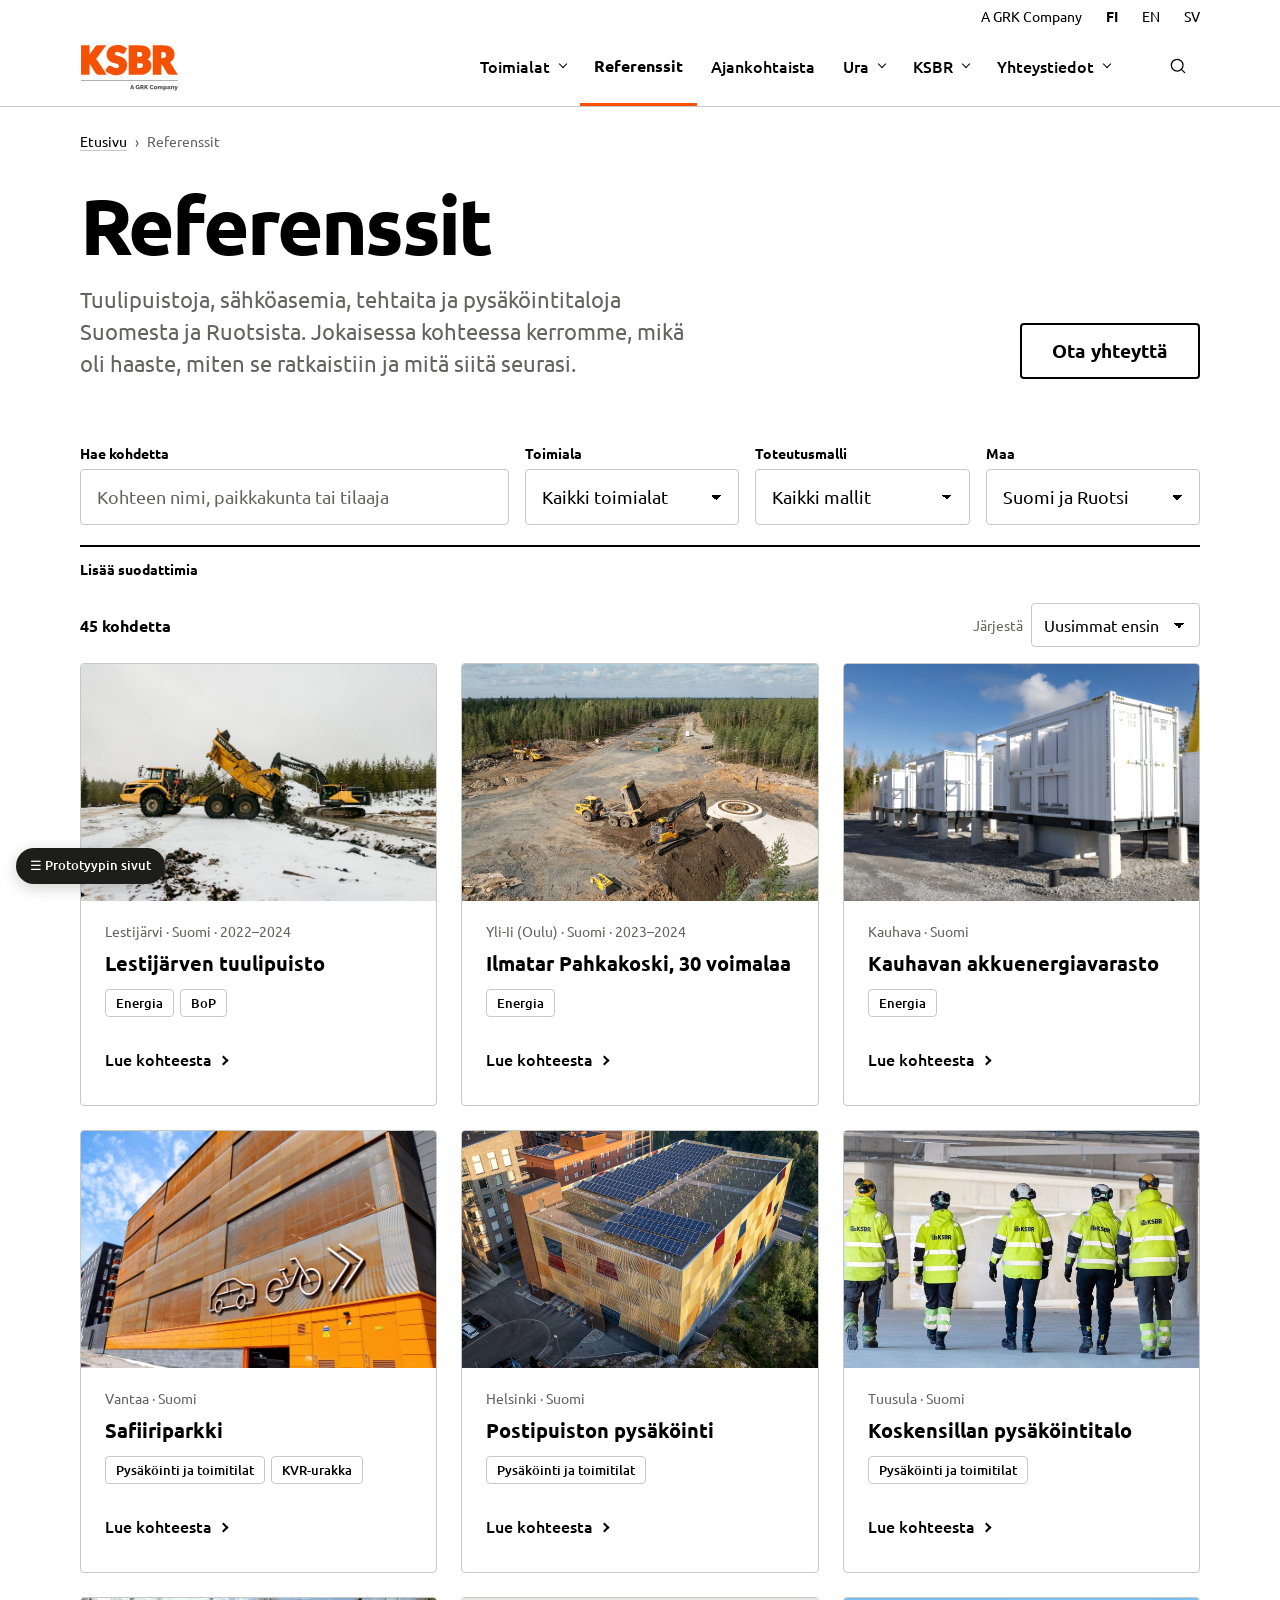
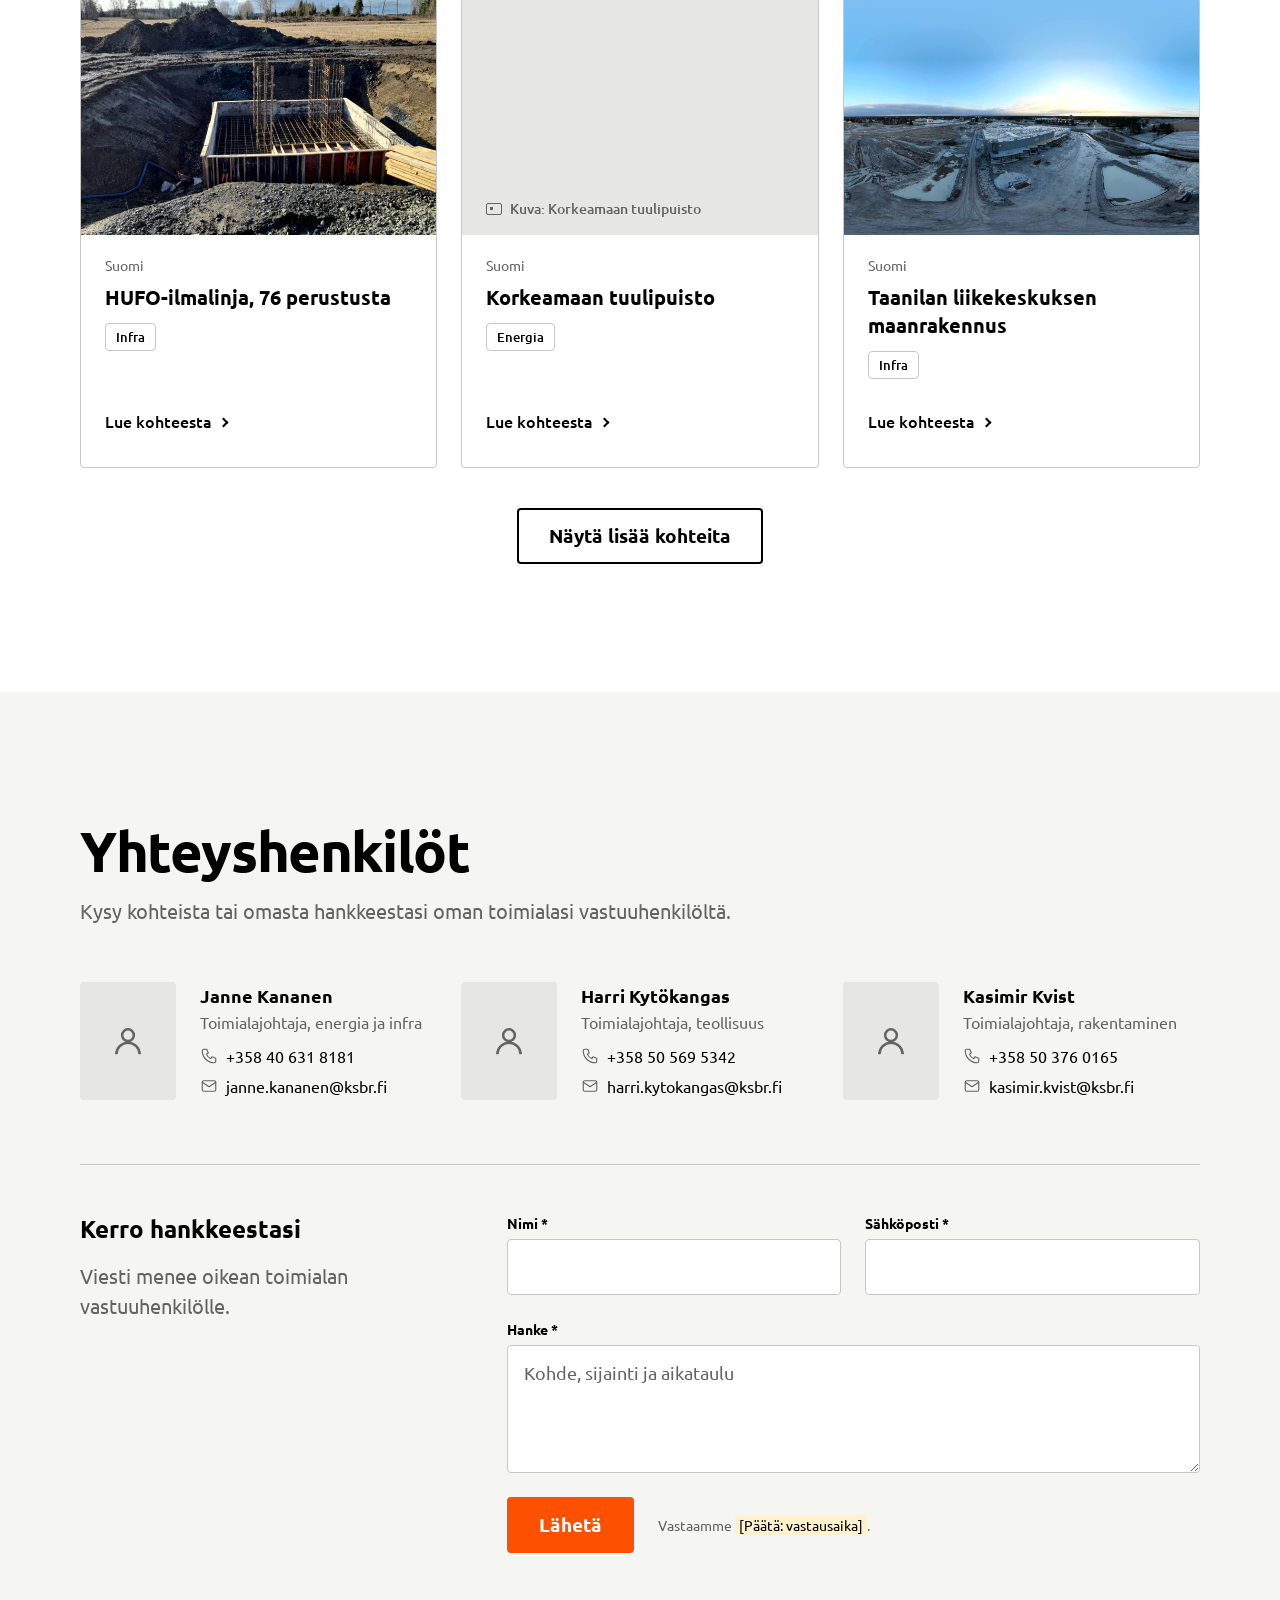
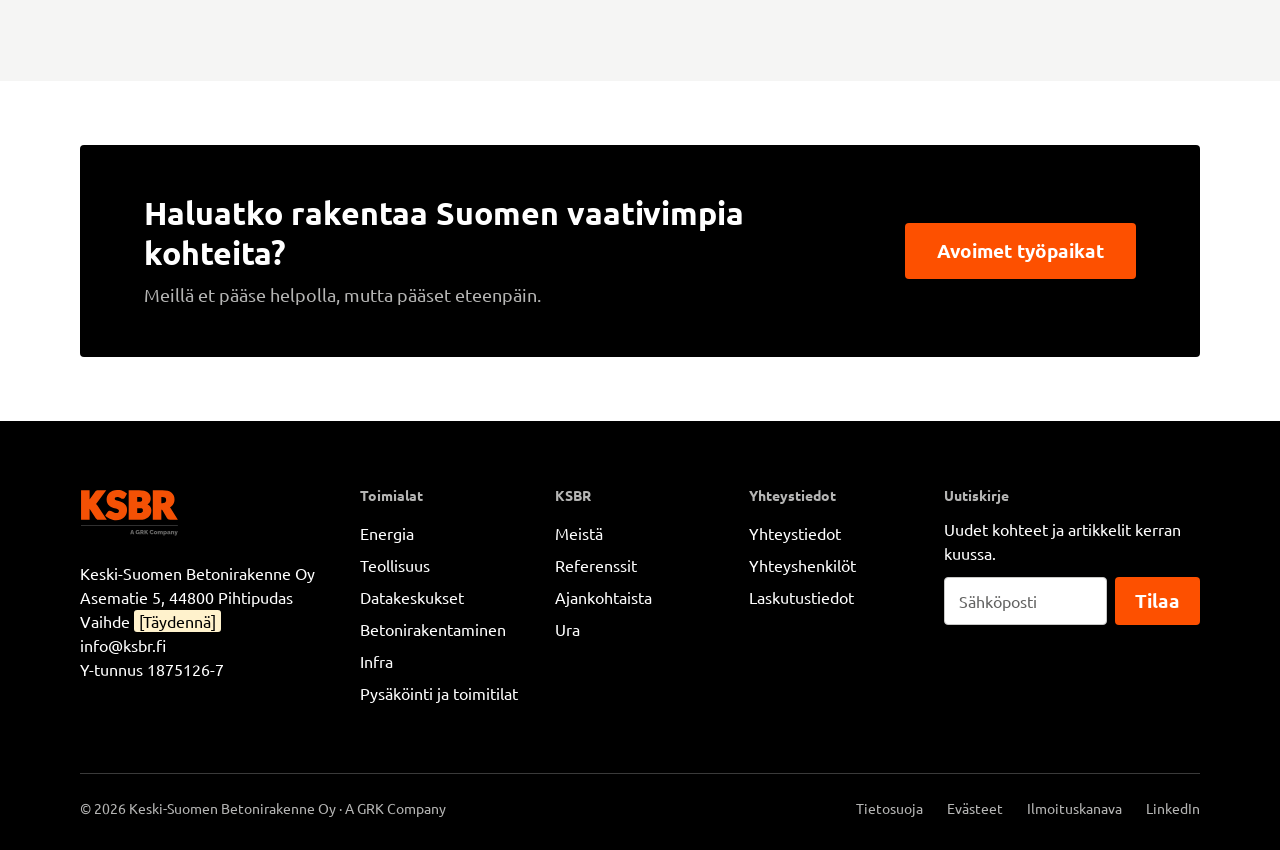
<file: referenssit.html>
<!doctype html>
<html lang="fi">
<head>
<meta charset="utf-8">
<meta name="viewport" content="width=device-width, initial-scale=1">
<meta name="robots" content="noindex, nofollow">
<title>Referenssit · KSBR (prototyyppi)</title>

<link rel="stylesheet" href="css/tokens.css">
<link rel="stylesheet" href="css/bundle.css">
</head>
<body>


<link rel="stylesheet" href="https://fonts.googleapis.com/css2?family=Ubuntu:ital,wght@0,300;0,400;0,500;0,700;1,400&amp;display=swap">
<style>
body{margin:0;background:#fff}
a{color:#000000}a:hover{color:#fd5000}
.intro{display:grid;grid-template-columns:7fr 5fr;gap:80px;align-items:end;padding:32px 80px 64px}
.intro .b-lead{color:#636362;margin-top:16px}
.featured{display:grid;grid-template-columns:repeat(2,minmax(0,1fr));gap:24px}
.feat{display:grid;grid-template-rows:auto 1fr;background:#fff;border:1px solid #c8c8c7;border-radius:4px;overflow:hidden;text-decoration:none}
.feat:hover{border-color:#000}
.feat .b-media{border-radius:0;aspect-ratio:16/9}
.feat-body{display:grid;gap:12px;padding:32px;align-content:start}
.feat-body h3{margin:0;font-size:24px;line-height:32px;font-weight:700}
.feat-body p{margin:0;font-size:16px;line-height:24px}
.meta{font-size:14px;line-height:20px;color:#636362}
.eyebrow-o{font-size:14px;line-height:20px;font-weight:700;letter-spacing:.06em;text-transform:uppercase;color:#636362}
.filters{display:grid;grid-template-columns:2fr 1fr 1fr 1fr;gap:16px;align-items:end;padding-bottom:20px;border-bottom:2px solid #000}
.filters-more{margin-top:12px;font-size:14px;line-height:20px;font-weight:700}
.listbar{display:flex;justify-content:space-between;align-items:center;margin:24px 0 16px;font-size:16px;line-height:24px}
.listbar b{font-weight:700}
.sort{display:flex;align-items:center;gap:8px;font-size:14px;color:#636362}
.sort .b-select{min-height:44px;width:auto;font-size:16px;padding:8px 40px 8px 12px;background-position:calc(100% - 20px) 19px,calc(100% - 15px) 19px}
.grid3{display:grid;grid-template-columns:repeat(3,minmax(0,1fr));gap:24px}
.card{display:grid;grid-template-rows:auto 1fr;background:#fff;border:1px solid #c8c8c7;border-radius:4px;overflow:hidden;text-decoration:none}
.card:hover{border-color:#000}
.card .b-media{border-radius:0;aspect-ratio:3/2}
.card-body{display:grid;grid-template-rows:auto auto auto 1fr;gap:8px;padding:20px 24px 24px}
.card-cta{align-self:end;justify-self:start;margin-top:12px}
.card:hover .card-cta{text-decoration:underline;text-underline-offset:5px}
.card-body h3{margin:0;font-size:20px;line-height:28px;font-weight:700}
.tags{display:flex;flex-wrap:wrap;gap:6px;margin-top:4px}
.tag{display:inline-flex;align-items:center;min-height:28px;padding:0 10px;border:1px solid #c8c8c7;border-radius:4px;font-size:13px;line-height:18px;font-weight:500;color:#000;background:#fff}
.more{display:flex;justify-content:center;margin-top:40px}
.b-footer__top{grid-template-columns:3fr 2fr 2fr 2fr 3fr}
@media (max-width:900px){
.intro{grid-template-columns:1fr;gap:24px;padding:24px 20px 48px}
.featured,.grid3,.b-people,.b-form,.filters{grid-template-columns:1fr}
.b-lightform,.b-footer__top{grid-template-columns:1fr;gap:32px}
.listbar{flex-direction:column;align-items:flex-start;gap:8px}
}

/* ---- hi-fi ---- */
.hf img{filter:saturate(.9) contrast(1.05)}
.hf-sec{padding:128px 80px}
.hf-h2{margin:0;font:700 56px/60px var(--font-head);letter-spacing:-.025em;text-wrap:balance}
.hf-lead{margin:20px 0 0;max-width:62ch;font:400 20px/30px var(--font-sans);color:var(--ink-2)}
.hf-eyebrow{margin:0 0 16px;font:700 13px/20px var(--font-head);letter-spacing:.12em;text-transform:uppercase;color:var(--ink-2)}
.hf-hero{position:relative;min-height:820px;display:grid;align-content:end;color:#fff;overflow:hidden;background:#111}
.hf-hero>img{position:absolute;inset:0;width:100%;height:100%;object-fit:cover}
.hf-hero::after{content:"";position:absolute;inset:0;background:linear-gradient(180deg,rgba(0,0,0,.2) 0%,rgba(0,0,0,0) 28%,rgba(0,0,0,.78) 100%),linear-gradient(90deg,rgba(0,0,0,.72) 0%,rgba(0,0,0,.35) 45%,rgba(0,0,0,0) 70%)}
.hf-hero__text{position:relative;z-index:1;padding:0 80px 160px;max-width:1100px}
.hf-hero .hf-eyebrow{color:#fff;opacity:.85}
.hf-hero h1{margin:0;font:700 112px/108px var(--font-head);letter-spacing:-.04em}
.hf-hero h1 span{display:block;color:var(--accent)}
.hf-hero p.lead{margin:32px 0 0;max-width:46ch;font:400 22px/32px var(--font-sans);color:#e8e8e7}
.hf-hero .acts{display:flex;flex-wrap:wrap;align-items:center;gap:16px 32px;margin-top:40px}
.hf-hero .acts .b-link{color:#fff}
.hf-hero__note{position:absolute;z-index:1;right:80px;top:24px;font-size:12px;line-height:16px;color:rgba(255,255,255,.6)}
.hf-tasks{position:relative;z-index:2;display:grid;grid-template-columns:repeat(4,minmax(0,1fr));margin:-72px 80px 0;background:#fff;box-shadow:0 24px 48px -24px rgba(0,0,0,.35)}
.hf-task{display:grid;grid-template-columns:28px 1fr 12px;gap:16px;align-items:center;padding:28px;text-decoration:none;color:var(--ink)}
.hf-task+.hf-task{border-left:1px solid var(--surface)}
.hf-task .b-ico{width:24px;height:24px;color:var(--ink)}
.hf-task b{display:block;font:700 18px/24px var(--font-head)}
.hf-task small{display:block;font-size:14px;line-height:20px;color:var(--ink-2)}
.hf-task::after{content:"";width:8px;height:8px;border:solid var(--ink);border-width:2px 2px 0 0;transform:rotate(45deg)}
.hf-task:hover b{text-decoration:underline;text-underline-offset:4px}
.hf-ind{display:grid;grid-template-columns:repeat(5,minmax(0,1fr));gap:24px;margin-top:64px}
.hf-indcard{display:grid;grid-template-rows:auto auto auto 1fr auto;gap:12px;text-decoration:none;color:var(--ink)}
.hf-indcard .ph{position:relative;aspect-ratio:3/4;overflow:hidden;margin-bottom:12px}
.hf-indcard .ph img{position:absolute;inset:0;width:100%;height:100%;object-fit:cover}
.hf-oldico{width:64px;height:64px;margin:-4px 0 0 -6px;filter:none!important}
.hf-indcard h3{margin:0;font:700 24px/30px var(--font-head);letter-spacing:-.01em}
.hf-indcard p{margin:0;font-size:16px;line-height:24px;color:var(--ink-2)}
.hf-indcard .b-link{align-self:end;justify-self:start;font-size:16px}
.hf-indcard:hover h3{text-decoration:underline;text-underline-offset:5px;text-decoration-thickness:2px}
.hf-ico{width:44px;height:44px;fill:none;stroke:var(--ink);stroke-width:1.75;stroke-linecap:round;stroke-linejoin:round}
.hf-ico .a{stroke:var(--accent)}
.hf-indfoot{display:flex;gap:16px 40px;margin-top:48px;padding-top:24px;border-top:1px solid var(--line)}
.hf-band{position:relative;min-height:640px;display:grid;align-content:end;overflow:hidden;color:#fff}
.hf-band>img{position:absolute;inset:0;width:100%;height:100%;object-fit:cover}
.hf-band::after{content:"";position:absolute;inset:0;background:linear-gradient(0deg,rgba(0,0,0,.82) 0%,rgba(0,0,0,.35) 50%,rgba(0,0,0,0) 75%),linear-gradient(90deg,rgba(0,0,0,.5) 0%,rgba(0,0,0,0) 60%)}
.hf-band__text{position:relative;z-index:1;padding:0 80px 72px;max-width:900px}
.hf-band .hf-eyebrow{color:#fff;opacity:.85}
.hf-band h2{margin:0;font:700 48px/54px var(--font-head);letter-spacing:-.02em}
.hf-band .b-link{margin-top:24px;color:#fff;display:inline-block}
.hf-why{background:#000;color:#fff}
.hf-why .hf-h2{color:#fff}
.hf-why .hf-lead{color:var(--on-dark)}
.hf-nums{display:grid;grid-template-columns:repeat(3,minmax(0,1fr));gap:48px;margin-top:80px}
.hf-num b{display:block;font:700 144px/1 var(--font-head);letter-spacing:-.05em;color:var(--accent);font-variant-numeric:lining-nums tabular-nums}
.hf-num small{display:block;margin-top:16px;padding-bottom:28px;border-bottom:1px solid var(--on-dark-line);font:500 18px/26px var(--font-sans);color:var(--on-dark)}
.hf-num small em{font-style:normal;font-weight:700;color:#fff;margin-right:6px}
.hf-num h3{margin:28px 0 8px;font:700 24px/32px var(--font-head)}
.hf-num p{margin:0;font-size:16px;line-height:24px;color:var(--on-dark)}
.hf-certs{display:flex;flex-wrap:wrap;gap:12px 32px;margin-top:80px;padding-top:24px;border-top:1px solid var(--on-dark-line);font:700 14px/20px var(--font-sans)}
.hf-certs span:first-child{color:var(--on-dark-muted);letter-spacing:.1em;text-transform:uppercase}
.hf-cards{display:grid;grid-template-columns:repeat(3,minmax(0,1fr));gap:24px;margin-top:56px}
.hf-card{display:grid;gap:12px;align-content:start;text-decoration:none;color:var(--ink)}
.hf-card .ph{position:relative;aspect-ratio:4/3;overflow:hidden;margin-bottom:8px}
.hf-card .ph img{position:absolute;inset:0;width:100%;height:100%;object-fit:cover}
.hf-card .meta{margin:0;font-size:14px;line-height:20px;color:var(--ink-2)}
.hf-card h3{margin:0;font:700 24px/30px var(--font-head);letter-spacing:-.01em}
.hf-card p{margin:0;font-size:16px;line-height:24px;color:var(--ink-2)}
.hf-card:hover h3{text-decoration:underline;text-underline-offset:5px;text-decoration-thickness:2px}
.hf-headrow{display:flex;justify-content:space-between;align-items:end;gap:32px}
.hf-edge{display:grid;grid-template-columns:1fr 1fr;min-height:640px}
.hf-edge .ph{position:relative;overflow:hidden}
.hf-edge .ph img{position:absolute;inset:0;width:100%;height:100%;object-fit:cover}
.hf-edge .tx{display:grid;align-content:center;gap:0;padding:96px 80px}
.hf-edge--tint .tx{background:var(--tint)}
.hf-edge .acts{display:flex;flex-wrap:wrap;gap:16px 32px;margin-top:40px;align-items:center}
.hf-edge blockquote{margin:48px 0 0;padding-top:28px;border-top:1px solid var(--line);font:700 22px/32px var(--font-head)}
.hf-edge cite{display:block;margin-top:8px;font:400 16px/24px var(--font-sans);color:var(--ink-2)}
.hf-news{display:grid;grid-template-columns:repeat(3,minmax(0,1fr));gap:24px;margin-top:56px}
.hf-news a{display:grid;grid-template-rows:auto auto 1fr auto;gap:12px;text-decoration:none;color:var(--ink)}
.hf-news .ph{position:relative;aspect-ratio:16/10;overflow:hidden;margin-bottom:8px}
.hf-news .ph img{position:absolute;inset:0;width:100%;height:100%;object-fit:cover}
.hf-news time{font-size:14px;line-height:20px;color:var(--ink-2)}
.hf-news h3{margin:0;font:700 22px/30px var(--font-head)}
.hf-news .b-link{align-self:end;justify-self:start}
.hf-news a:hover h3{text-decoration:underline;text-underline-offset:4px}
.hf-letter{display:grid;grid-template-columns:5fr 7fr;gap:48px;align-items:center;margin-top:72px;padding:40px;background:#fff}
.hf-letter h3{margin:0;font:700 26px/32px var(--font-head)}
.hf-letter p{margin:6px 0 0;color:var(--ink-2)}
.hf-letter form{display:flex;gap:8px}.hf-letter .b-input{flex:1}
.hf-steps{display:grid;grid-template-columns:repeat(5,minmax(0,1fr));gap:20px;margin-top:64px;position:relative}
.hf-step{display:grid;grid-template-rows:auto auto auto 1fr auto;gap:10px;text-decoration:none;color:var(--ink)}
.hf-step .no{display:flex;align-items:center;gap:16px;font:700 56px/1 var(--font-head);letter-spacing:-.03em;color:var(--accent);font-variant-numeric:lining-nums tabular-nums}
.hf-step .no::after{content:"";flex:1;height:1px;background:var(--line)}
.hf-step:last-child .no::after{background:transparent}
.hf-step .ph{position:relative;aspect-ratio:3/4;overflow:hidden;margin:6px 0 10px}
.hf-step .ph img{position:absolute;inset:0;width:100%;height:100%;object-fit:cover}
.hf-step h3{margin:0;font:700 22px/28px var(--font-head)}
.hf-step p{margin:0;font-size:15px;line-height:22px;color:var(--ink-2)}
.hf-step .b-link{align-self:end;justify-self:start;font-size:15px}
.hf-step:hover h3{text-decoration:underline;text-underline-offset:4px}
.hf-herostats{position:relative;z-index:1;display:grid;grid-template-columns:repeat(3,minmax(0,1fr));margin:0 80px;border-top:1px solid rgba(255,255,255,.35)}
.hf-herostats div{padding:28px 0 40px}
.hf-herostats b{display:block;font:700 72px/1 var(--font-head);letter-spacing:-.04em;color:var(--accent)}
.hf-herostats small{display:block;margin-top:10px;font:500 16px/24px var(--font-sans);color:#e8e8e7}
.hf-herostats small em{font-style:normal;font-weight:700;color:#fff;margin-right:6px}
.hf-usp{display:grid;grid-template-columns:repeat(3,minmax(0,1fr));gap:48px;margin-top:64px}
.hf-usp div{padding-top:28px;border-top:1px solid var(--on-dark-line)}
.hf-usp h3{margin:0 0 12px;font:700 28px/34px var(--font-head);letter-spacing:-.01em;color:#fff}
.hf-usp p{margin:0;font-size:17px;line-height:26px;color:var(--on-dark)}
@media (max-width:900px){
.hf-sec{padding:72px 20px}.hf-h2{font-size:34px;line-height:40px}
.hf-hero{min-height:640px}.hf-hero__text{padding:0 20px 120px}.hf-hero h1{font-size:52px;line-height:50px}
.hf-tasks{grid-template-columns:1fr;margin:-48px 20px 0}.hf-task+.hf-task{border-left:0;border-top:1px solid var(--surface)}
.hf-ind,.hf-nums,.hf-cards,.hf-news,.hf-letter,.hf-edge,.hf-steps,.hf-usp,.hf-herostats{grid-template-columns:1fr}
.hf-ind{grid-template-columns:1fr 1fr}
.hf-num b{font-size:88px}.hf-edge .tx{padding:56px 20px}.hf-band__text{padding:0 20px 48px}.hf-band h2{font-size:30px;line-height:36px}
.hf-herostats{margin:0 20px}.hf-herostats b{font-size:48px}
}

/* ---- hi-fi: yleiset sivut ---- */
.hf .b-section{padding:128px 80px}
.hf .b-section--tight{padding-top:64px;padding-bottom:64px}
.hf .b-h1{font-size:80px;line-height:84px;letter-spacing:-.035em}
.hf .b-h2{font-size:56px;line-height:60px;letter-spacing:-.025em;text-wrap:balance}
.hf .b-head .b-body{font-size:20px;line-height:30px}
.hf .b-head{margin-bottom:56px}
.hf .b-lead{font-size:22px;line-height:32px}
.hf .b-why__num,.hf .why-num{font-size:120px;line-height:1;letter-spacing:-.05em;color:var(--accent)}
.hf .b-chain__no{font-size:56px;line-height:1;letter-spacing:-.03em;color:var(--accent)}
.hf .b-case h3{font-size:22px;line-height:28px}
.hf .b-case:hover h3,.hf .b-industry:hover h3{text-decoration:underline;text-underline-offset:5px;text-decoration-thickness:2px}
.hf-hero--page{min-height:760px}
.hf-hero--page .hf-hero__text{display:grid;gap:20px;padding-bottom:104px;max-width:1000px}
.hf-hero--page h1,.hf-hero--page .b-h1{margin:0;color:#fff;font:700 80px/84px var(--font-head);letter-spacing:-.035em;max-width:16ch;text-wrap:balance}
.hf-hero--page .b-lead{margin:0;color:#e8e8e7;max-width:48ch}
.hf-hero--page .b-eyebrow{color:#fff;opacity:.85}
.hf-hero--page a:not(.b-btn){color:#fff}
.hf-hero--page .tag{background:transparent;color:#fff;border-color:rgba(255,255,255,.55)}
.hf-hero--page .quick a{text-decoration-color:rgba(255,255,255,.5)}
.hf-hero--page .recruiter-mini{border-color:rgba(255,255,255,.3);color:#fff}
.hf-hero--page .recruiter-mini b{color:#d0d0cf}
.hf-hero--page .recruiter-mini .b-ico{color:#fff}
@media (max-width:900px){
.hf .b-section{padding:72px 20px}.hf .b-h2{font-size:34px;line-height:40px}.hf .b-h1{font-size:44px;line-height:48px}
.hf-hero--page{min-height:600px}.hf-hero--page h1,.hf-hero--page .b-h1{font-size:44px;line-height:48px}.hf-hero--page .hf-hero__text{padding:0 20px 72px}
.hf .b-why__num,.hf .why-num{font-size:72px}
}

/* ---- audit-korjaukset ---- */
.hf-skip{position:absolute;left:16px;top:-80px;z-index:100;padding:12px 16px;background:var(--ink);color:#fff;font:700 16px/24px var(--font-sans);text-decoration:none}
.hf-skip:focus{top:16px;color:#fff}
.hf :focus-visible{outline:3px solid var(--accent);outline-offset:3px}
.hf .b-btn:focus-visible{outline:3px solid var(--ink);outline-offset:2px;box-shadow:0 0 0 2px #fff}
.hf .b-footer h2.hf-fh{margin:0 0 12px;font-size:14px;line-height:20px;font-weight:700;color:var(--on-dark-muted)}
.hf .sr-only{position:absolute;width:1px;height:1px;overflow:hidden;clip:rect(0 0 0 0);white-space:nowrap}
.hf h3 .b-gap,.hf .b-person__name .b-gap{font-size:.75em;font-weight:500}
.hf .b-step::before{font-size:48px;line-height:1;letter-spacing:-.03em}
.hf-hero::after{background:linear-gradient(0deg,rgba(0,0,0,.52) 0%,rgba(0,0,0,0) 40%),linear-gradient(90deg,rgba(0,0,0,.68) 0%,rgba(0,0,0,.55) 38%,rgba(0,0,0,.16) 60%,rgba(0,0,0,0) 74%)}
.hf-hero .lead,.hf-hero--page .b-lead{max-width:40ch}
.hf-menu{display:none;align-items:center;gap:8px;min-height:44px;padding:0 12px;border:1px solid var(--line);border-radius:4px;background:#fff;font:700 15px/20px var(--font-sans);color:var(--ink)}
.hf-menu i{display:block;width:18px;height:2px;background:currentColor;box-shadow:0 6px 0 currentColor,0 -6px 0 currentColor}
.hf .hf-hero h1,.hf .hf-hero--page h1{hyphens:auto;overflow-wrap:anywhere}
@media (max-width:1200px){.hf-ind,.hf-steps{grid-template-columns:repeat(3,minmax(0,1fr))}}
@media (max-width:900px){
.hf .b-nav__menu,.hf .b-nav__util{display:none}.hf-menu{display:inline-flex;margin-left:auto}
.hf .hf-hero h1,.hf .hf-hero--page h1{font-size:clamp(34px,9vw,52px);line-height:1.08}
.hf-ind,.hf-steps{grid-template-columns:1fr 1fr}
}

/* ---- audit-kierros-3 ---- */
.hf .hf-hero h1,.hf .hf-hero--page h1{hyphens:manual;overflow-wrap:normal}
.hf-hero--page h1,.hf-hero--page .b-h1{max-width:20ch}
.hf-hero--page .b-lead{font:400 20px/30px var(--font-sans);max-width:44ch}
.hf-hero--tv h1{font-size:clamp(34px,5vw,64px)!important;line-height:1.06!important;max-width:16ch}
.hf-hero>img{object-position:var(--pos,center)}
.b-nav__menu.is-open{display:grid!important;position:absolute;left:0;right:0;top:100%;z-index:50;gap:0;padding:8px 20px 24px;background:#fff;box-shadow:0 24px 32px -24px rgba(0,0,0,.4)}
.b-nav__menu.is-open .b-nav__item{padding:16px 0;border-bottom:1px solid var(--surface);font-size:18px}
.hf .b-nav__bar{position:relative}
@media (max-width:900px){
.hf-hero::after{background:linear-gradient(0deg,rgba(0,0,0,.74) 0%,rgba(0,0,0,.6) 50%,rgba(0,0,0,.24) 85%,rgba(0,0,0,.1) 100%)}
.hf-hero>img{object-position:70% 20%}
}
@media (max-width:600px){.hf .hf-hero h1,.hf .hf-hero--page h1{overflow-wrap:anywhere}}

/* ---- audit-kierros-4 ---- */
@media (max-width:600px){.hf-ind>:last-child:nth-child(odd){grid-column:1/-1}}
.hf .b-link{white-space:nowrap}
.hf-indfoot{flex-wrap:wrap}
.b-nav__menu .hf-langs{display:none}
.b-nav__menu.is-open .hf-langs{display:flex;gap:20px;align-items:center;padding:20px 0 4px;font-size:15px}
.b-nav__menu.is-open .hf-langs a{min-height:44px;display:inline-flex;align-items:center;text-decoration:none;color:var(--ink)}
.b-nav__menu.is-open .hf-langs a[aria-current]{font-weight:700;text-decoration:underline;text-underline-offset:4px}
.b-nav__menu.is-open .hf-langs .grk{margin-left:auto;color:var(--ink-2)}
body.menu-open{overflow:hidden}
@media (max-width:600px){
.hf-headrow{flex-direction:column;align-items:flex-start;gap:16px}
.hf-hero--tv .hf-hero__text{padding-top:56px}
.hf-herostats{grid-template-columns:repeat(3,minmax(0,1fr))!important;margin:0 20px;gap:12px}
.hf-herostats div{padding:20px 0 28px}
.hf-herostats b{font-size:34px}
.hf-herostats small{font-size:13px;line-height:18px}
.hf-steps{grid-template-columns:1fr!important}
.hf-step .ph{aspect-ratio:16/9}
.hf .b-media:not(:has(img)){aspect-ratio:16/9;min-height:0}
}
</style>

<div class="b-root hf" style="width: 100%;">
<a class="hf-skip" href="#sisalto">Siirry sisältöön</a>

<header class="b-nav">
  <div class="b-nav__util"><a href="https://grk.fi">A GRK Company</a><a href="#" data-proto-missing aria-current="true">FI</a><a href="#" data-proto-missing>EN</a><a href="#" data-proto-missing>SV</a></div>
  <div class="b-nav__bar">
    <img fetchpriority="high" class="b-nav__logo" src="img/ksbr-logo.svg" alt="KSBR – A GRK Company">
    <nav class="b-nav__menu" id="paavalikko" aria-label="Päävalikko">
      <a class="b-nav__item b-nav__item--menu" href="index.html#toimialat">Toimialat</a>
      <a class="b-nav__item" href="referenssit.html" aria-current="page">Referenssit</a>
      <a class="b-nav__item" href="#" data-proto-missing>Ajankohtaista</a>
      <a class="b-nav__item b-nav__item--menu" href="ura.html">Ura</a>
      <a class="b-nav__item b-nav__item--menu" href="index.html">KSBR</a>
      <a class="b-nav__item b-nav__item--menu" href="yhteystiedot.html">Yhteystiedot</a>
      <div class="hf-langs"><a href="#" data-proto-missing aria-current="page" lang="fi">FI</a><a href="#" data-proto-missing hreflang="en" lang="en">EN</a><a href="#" data-proto-missing hreflang="sv" lang="sv">SV</a><a class="grk" href="https://grk.fi">A GRK Company</a></div>
    </nav>
    <button class="hf-menu" type="button" aria-expanded="false" aria-controls="paavalikko"><i aria-hidden="true"></i>Valikko</button>
    <a class="b-nav__search" href="index.html" aria-label="Haku"><svg class="b-ico" viewBox="0 0 24 24" aria-hidden="true"><circle cx="11" cy="11" r="7"></circle><path d="m20 20-4-4"></path></svg></a>
  </div>
</header>
<ol class="b-crumbs"><li><a href="index.html">Etusivu</a></li><li aria-current="page">Referenssit</li></ol>
<main id="sisalto">

<section class="intro">
  <div>
    <h1 class="b-h1">Referenssit</h1>
    <p class="b-lead">Tuulipuistoja, sähköasemia, tehtaita ja pysäköintitaloja Suomesta ja Ruotsista. Jokaisessa kohteessa kerromme, mikä oli haaste, miten se ratkaistiin ja mitä siitä seurasi.</p>
  </div>
  <div class="b-btns" style="justify-content: flex-end;"><a class="b-btn b-btn--secondary" href="#yhteyshenkilot">Ota yhteyttä</a></div>
</section>

<section class="b-section" style="padding-top: 0;"><div class="b-inner">
  <form class="filters" role="search" aria-label="Hae ja suodata referenssejä">
    <div class="b-field"><label for="rs-q">Hae kohdetta</label><input class="b-input" id="rs-q" type="search" placeholder="Kohteen nimi, paikkakunta tai tilaaja"></div>
    <div class="b-field"><label for="rs-t">Toimiala</label><select class="b-select" id="rs-t"><option>Kaikki toimialat</option><option>Energia</option><option>Teollisuus</option><option>Datakeskukset</option><option>Betonirakentaminen ja paikallavalu</option><option>Infra</option><option>Pysäköinti ja toimitilat</option></select></div>
    <div class="b-field"><label for="rs-m">Toteutusmalli</label><select class="b-select" id="rs-m"><option>Kaikki mallit</option><option>Kokonaisurakka</option><option>KVR-urakka</option><option>SR-urakka</option><option>BoP-kokonaistoimitus</option></select></div>
    <div class="b-field"><label for="rs-c">Maa</label><select class="b-select" id="rs-c"><option>Suomi ja Ruotsi</option><option>Suomi</option><option>Ruotsi</option></select></div>
  </form>
  <p class="filters-more"><a href="#" data-proto-missing style="text-decoration: none;">Lisää suodattimia</a></p>
  <h2 class="sr-only">Kohteet</h2>
  <div class="listbar"><span><b>45 kohdetta</b></span><span class="sort"><label for="rs-s">Järjestä</label><select class="b-select" id="rs-s"><option>Uusimmat ensin</option><option>Aakkosjärjestys</option></select></span></div>
  <div class="grid3">
    <a class="card" href="referenssi-lestijarvi.html"><div class="b-media"><img loading="lazy" decoding="async" src="img/KSBR_Lestijarvi_paakuva.jpg" alt="Lestijärven tuulipuiston työmaa"></div><div class="card-body"><p class="meta">Lestijärvi · Suomi · 2022–2024</p><h3>Lestijärven tuulipuisto</h3><div class="tags"><span class="tag">Energia</span><span class="tag">BoP</span></div><span class="b-link b-link--sm card-cta">Lue kohteesta</span></div></a>
    <a class="card" href="referenssi-lestijarvi.html"><div class="b-media"><img loading="lazy" decoding="async" src="img/ksbr-pahkakoski-kuva1.jpg" alt="Pahkakosken tuulipuisto ilmasta"></div><div class="card-body"><p class="meta">Yli-Ii (Oulu) · Suomi · 2023–2024</p><h3>Ilmatar Pahkakoski, 30 voimalaa</h3><div class="tags"><span class="tag">Energia</span></div><span class="b-link b-link--sm card-cta">Lue kohteesta</span></div></a>
    <a class="card" href="referenssi-lestijarvi.html"><div class="b-media"><img loading="lazy" decoding="async" src="img/Akkuenergiavarastot-2-Nala-Kauhava.jpg" alt="Kauhavan akkuenergiavarasto"></div><div class="card-body"><p class="meta">Kauhava · Suomi</p><h3>Kauhavan akkuenergiavarasto</h3><div class="tags"><span class="tag">Energia</span></div><span class="b-link b-link--sm card-cta">Lue kohteesta</span></div></a>
    <a class="card" href="referenssi-lestijarvi.html"><div class="b-media"><img loading="lazy" decoding="async" src="img/Safiiri-muokattu_2019-6-17-16.jpg" alt="Safiiriparkki"></div><div class="card-body"><p class="meta">Vantaa · Suomi</p><h3>Safiiriparkki</h3><div class="tags"><span class="tag">Pysäköinti ja toimitilat</span><span class="tag">KVR-urakka</span></div><span class="b-link b-link--sm card-cta">Lue kohteesta</span></div></a>
    <a class="card" href="referenssi-lestijarvi.html"><div class="b-media"><img loading="lazy" decoding="async" src="img/ksbr-postipuiisto-kuva1.jpg" alt="Postipuiston pysäköintilaitos ilmasta"></div><div class="card-body"><p class="meta">Helsinki · Suomi</p><h3>Postipuiston pysäköinti</h3><div class="tags"><span class="tag">Pysäköinti ja toimitilat</span></div><span class="b-link b-link--sm card-cta">Lue kohteesta</span></div></a>
    <a class="card" href="referenssi-lestijarvi.html"><div class="b-media"><img loading="lazy" decoding="async" src="img/KSBR-Tuusula-P-Talo-05032026-Anu-Leppanen-7605.jpg" alt="KSBR:n työntekijät Koskensillan pysäköintitalossa"></div><div class="card-body"><p class="meta">Tuusula · Suomi</p><h3>Koskensillan pysäköintitalo</h3><div class="tags"><span class="tag">Pysäköinti ja toimitilat</span></div><span class="b-link b-link--sm card-cta">Lue kohteesta</span></div></a>
    <a class="card" href="referenssi-lestijarvi.html"><div class="b-media"><img loading="lazy" decoding="async" src="img/ksbr-hufo-kuva-1.jpg" alt="HUFO-ilmalinjan perustustyömaa"></div><div class="card-body"><p class="meta">Suomi</p><h3>HUFO-ilmalinja, 76 perustusta</h3><div class="tags"><span class="tag">Infra</span></div><span class="b-link b-link--sm card-cta">Lue kohteesta</span></div></a>
    <a class="card" href="referenssi-lestijarvi.html"><div class="b-media"><span>Kuva: Korkeamaan tuulipuisto</span></div><div class="card-body"><p class="meta">Suomi</p><h3>Korkeamaan tuulipuisto</h3><div class="tags"><span class="tag">Energia</span></div><span class="b-link b-link--sm card-cta">Lue kohteesta</span></div></a>
    <a class="card" href="referenssi-lestijarvi.html"><div class="b-media"><img loading="lazy" decoding="async" src="img/taanila.jpg" alt="Taanilan työmaa"></div><div class="card-body"><p class="meta">Suomi</p><h3>Taanilan liikekeskuksen maanrakennus</h3><div class="tags"><span class="tag">Infra</span></div><span class="b-link b-link--sm card-cta">Lue kohteesta</span></div></a>
  </div>
  <div class="more"><button class="b-btn b-btn--secondary" type="button">Näytä lisää kohteita</button></div>
</div></section>

<section class="b-section b-section--gray" id="yhteyshenkilot"><div class="b-inner">
  <div class="b-head"><h2 class="b-h2">Yhteyshenkilöt</h2><p class="b-body">Kysy kohteista tai omasta hankkeestasi oman toimialasi vastuuhenkilöltä.</p></div>
  <div class="b-people">
    <div class="b-person"><div class="b-person__img" aria-hidden="true"><svg viewBox="0 0 24 24"><circle cx="12" cy="8.5" r="3.5"></circle><path d="M5 20a7 7 0 0 1 14 0"></path></svg></div><div><p class="b-person__name">Janne Kananen</p><p class="b-person__role">Toimialajohtaja, energia ja infra</p><p class="b-person__ch"><a href="tel:+358406318181"><svg class="b-ico" viewBox="0 0 24 24" aria-hidden="true"><path d="M5 3h4l2 5-2.5 1.5a11 11 0 0 0 6 6L16 13l5 2v4a2 2 0 0 1-2 2A16 16 0 0 1 3 5a2 2 0 0 1 2-2"></path></svg>+358 40 631 8181</a><a href="mailto:janne.kananen@ksbr.fi"><svg class="b-ico" viewBox="0 0 24 24" aria-hidden="true"><rect x="3" y="5" width="18" height="14" rx="2"></rect><path d="m3 7 9 6 9-6"></path></svg>janne.kananen@ksbr.fi</a></p></div></div>
    <div class="b-person"><div class="b-person__img" aria-hidden="true"><svg viewBox="0 0 24 24"><circle cx="12" cy="8.5" r="3.5"></circle><path d="M5 20a7 7 0 0 1 14 0"></path></svg></div><div><p class="b-person__name">Harri Kytökangas</p><p class="b-person__role">Toimialajohtaja, teollisuus</p><p class="b-person__ch"><a href="tel:+358505695342"><svg class="b-ico" viewBox="0 0 24 24" aria-hidden="true"><path d="M5 3h4l2 5-2.5 1.5a11 11 0 0 0 6 6L16 13l5 2v4a2 2 0 0 1-2 2A16 16 0 0 1 3 5a2 2 0 0 1 2-2"></path></svg>+358 50 569 5342</a><a href="mailto:harri.kytokangas@ksbr.fi"><svg class="b-ico" viewBox="0 0 24 24" aria-hidden="true"><rect x="3" y="5" width="18" height="14" rx="2"></rect><path d="m3 7 9 6 9-6"></path></svg>harri.kytokangas@ksbr.fi</a></p></div></div>
    <div class="b-person"><div class="b-person__img" aria-hidden="true"><svg viewBox="0 0 24 24"><circle cx="12" cy="8.5" r="3.5"></circle><path d="M5 20a7 7 0 0 1 14 0"></path></svg></div><div><p class="b-person__name">Kasimir Kvist</p><p class="b-person__role">Toimialajohtaja, rakentaminen</p><p class="b-person__ch"><a href="tel:+358503760165"><svg class="b-ico" viewBox="0 0 24 24" aria-hidden="true"><path d="M5 3h4l2 5-2.5 1.5a11 11 0 0 0 6 6L16 13l5 2v4a2 2 0 0 1-2 2A16 16 0 0 1 3 5a2 2 0 0 1 2-2"></path></svg>+358 50 376 0165</a><a href="mailto:kasimir.kvist@ksbr.fi"><svg class="b-ico" viewBox="0 0 24 24" aria-hidden="true"><rect x="3" y="5" width="18" height="14" rx="2"></rect><path d="m3 7 9 6 9-6"></path></svg>kasimir.kvist@ksbr.fi</a></p></div></div>
  </div>
  <div class="b-lightform">
    <div class="b-head" style="margin: 0; align-content: start;"><h3 class="b-h3">Kerro hankkeestasi</h3><p class="b-body">Viesti menee oikean toimialan vastuuhenkilölle.</p></div>
    <form class="b-form">
      <div class="b-field"><label for="rs-nimi">Nimi *</label><input class="b-input" id="rs-nimi" type="text"></div>
      <div class="b-field"><label for="rs-email">Sähköposti *</label><input class="b-input" id="rs-email" type="email"></div>
      <div class="b-field b-field--full"><label for="rs-viesti">Hanke *</label><textarea class="b-textarea" id="rs-viesti" placeholder="Kohde, sijainti ja aikataulu"></textarea></div>
      <div class="b-form__foot"><button class="b-btn" type="button">Lähetä</button><span class="b-small">Vastaamme <mark class="b-gap">[Päätä: vastausaika]</mark>.</span></div>
    </form>
  </div>
</div></section>

</main>
<section class="b-section b-section--tight"><div class="b-inner"><div class="b-strip"><div><h2>Haluatko rakentaa Suomen vaativimpia kohteita?</h2><p>Meillä et pääse helpolla, mutta pääset eteenpäin.</p></div><a class="b-btn" href="ura.html">Avoimet työpaikat</a></div></div></section>

<footer class="b-footer"><div class="b-footer__top">
  <div><img loading="lazy" decoding="async" class="b-footer__logo" src="img/ksbr-logo.svg" alt="KSBR – A GRK Company"><address class="b-footer__addr">Keski-Suomen Betonirakenne Oy<br>Asematie 5, 44800 Pihtipudas<br>Vaihde <mark class="b-gap">[Täydennä]</mark><br><a href="mailto:info@ksbr.fi" style="color: #ffffff;">info@ksbr.fi</a><br>Y-tunnus 1875126-7</address></div>
  <div><h2 class="hf-fh">Toimialat</h2><ul><li><a href="tuulivoima.html" style="color: #ffffff;">Energia</a></li><li><a href="teollisuus.html" style="color: #ffffff;">Teollisuus</a></li><li><a href="#" data-proto-missing style="color: #ffffff;">Datakeskukset</a></li><li><a href="betonirakentaminen.html" style="color: #ffffff;">Betonirakentaminen</a></li><li><a href="#" data-proto-missing style="color: #ffffff;">Infra</a></li><li><a href="#" data-proto-missing style="color: #ffffff;">Pysäköinti ja toimitilat</a></li></ul></div>
  <div><h2 class="hf-fh">KSBR</h2><ul><li><a href="meista.html" style="color: #ffffff;">Meistä</a></li><li><a href="referenssit.html" style="color: #ffffff;">Referenssit</a></li><li><a href="#" data-proto-missing style="color: #ffffff;">Ajankohtaista</a></li><li><a href="ura.html" style="color: #ffffff;">Ura</a></li></ul></div>
  <div><h2 class="hf-fh">Yhteystiedot</h2><ul><li><a href="yhteystiedot.html" style="color: #ffffff;">Yhteystiedot</a></li><li><a href="yhteyshenkilot.html" style="color: #ffffff;">Yhteyshenkilöt</a></li><li><a href="yhteystiedot.html" style="color: #ffffff;">Laskutustiedot</a></li></ul></div>
  <div><h2 class="hf-fh">Uutiskirje</h2><p style="font-size: 16px; line-height: 24px;">Uudet kohteet ja artikkelit kerran kuussa.</p><form class="b-footer__news"><input class="b-input" type="email" placeholder="Sähköposti" aria-label="Sähköposti"><button class="b-btn" type="button">Tilaa</button></form></div>
</div><div class="b-footer__bottom"><span>© 2026 Keski-Suomen Betonirakenne Oy · A GRK Company</span><nav><a href="#" data-proto-missing style="color: #b5b5b4;">Tietosuoja</a><a href="#" data-proto-missing style="color: #b5b5b4;">Evästeet</a><a href="#" data-proto-missing style="color: #b5b5b4;">Ilmoituskanava</a><a href="#" data-proto-missing style="color: #b5b5b4;">LinkedIn</a></nav></div></footer>

<script>(function(){var b=document.querySelector('.hf-menu'),m=document.getElementById('paavalikko');if(!b||!m)return;function set(o){b.setAttribute('aria-expanded',String(o));m.classList.toggle('is-open',o);document.body.classList.toggle('menu-open',o);var mn=document.querySelector('main'),ft=document.querySelector('footer');if(mn)mn.inert=o;if(ft)ft.inert=o;if(o){var f=m.querySelector('a');f&&f.focus()}else b.focus()}b.onclick=function(e){e.stopPropagation();set(b.getAttribute('aria-expanded')!=='true')};document.addEventListener('keydown',function(e){if(e.key==='Escape'&&m.classList.contains('is-open'))set(false)});document.addEventListener('click',function(e){if(m.classList.contains('is-open')&&!m.contains(e.target))set(false)})})();</script>
</div>



<style>
.pt-bar{position:fixed;left:16px;bottom:16px;z-index:9999;font:500 13px/1.2 Ubuntu,system-ui,sans-serif}
.pt-bar>button{display:flex;align-items:center;gap:8px;padding:10px 14px;border:0;border-radius:999px;background:#1d1d1b;color:#fff;cursor:pointer;box-shadow:0 4px 16px rgba(0,0,0,.18);font:inherit}
.pt-bar>button:focus-visible{outline:3px solid #fd5000;outline-offset:2px}
.pt-bar ul{display:none;position:absolute;left:0;bottom:48px;margin:0;padding:8px;list-style:none;min-width:240px;background:#fff;border:1px solid #e6e6e5;border-radius:8px;box-shadow:0 8px 32px rgba(0,0,0,.14)}
.pt-bar.open ul{display:block}
.pt-bar li a{display:block;padding:8px 12px;border-radius:4px;color:#1d1d1b;text-decoration:none}
.pt-bar li a:hover,.pt-bar li a[aria-current]{background:#fdf5ee;color:#000}
.pt-toast{position:fixed;left:50%;bottom:24px;transform:translate(-50%,16px);opacity:0;z-index:9999;padding:12px 18px;border-radius:8px;background:#1d1d1b;color:#fff;font:500 14px/1.3 Ubuntu,system-ui,sans-serif;transition:opacity .2s,transform .3s cubic-bezier(.22,1,.36,1);pointer-events:none}
.pt-toast.on{opacity:1;transform:translate(-50%,0)}
@media print{.pt-bar,.pt-toast{display:none}}
</style>
<nav class="pt-bar" aria-label="Prototyypin sivut"><button type="button" aria-expanded="false">☰ Prototyypin sivut</button><ul><li><a href="index.html">Etusivu</a></li><li><a href="tuulivoima.html">Tuulivoima</a></li><li><a href="teollisuus.html">Teollisuus</a></li><li><a href="betonirakentaminen.html">Betonirakentaminen</a></li><li><a href="referenssit.html" aria-current=page>Referenssit</a></li><li><a href="referenssi-lestijarvi.html">Referenssi: Lestijärvi</a></li><li><a href="suunnitteluyhteistyo.html">Suunnitteluyhteistyö</a></li><li><a href="toteutusmallit.html">Toteutusmallit</a></li><li><a href="laatu.html">Laatu ja turvallisuus</a></li><li><a href="meista.html">Meistä</a></li><li><a href="ura.html">Ura</a></li><li><a href="yhteystiedot.html">Yhteystiedot</a></li><li><a href="yhteyshenkilot.html">Yhteyshenkilöt</a></li><li><a href="tarjouspyynto.html">Tarjouspyyntö</a></li><li><a href="artikkeli-talvibetonointi.html">Artikkeli: Talvibetonointi</a></li></ul></nav>
<div class="pt-toast" role="status" aria-live="polite"></div>
<script>
(()=>{const bar=document.querySelector('.pt-bar'),btn=bar.querySelector('button'),toast=document.querySelector('.pt-toast');let t;
btn.addEventListener('click',()=>{const o=bar.classList.toggle('open');btn.setAttribute('aria-expanded',o)});
document.addEventListener('click',e=>{if(!bar.contains(e.target)){bar.classList.remove('open');btn.setAttribute('aria-expanded','false')}
const a=e.target.closest('a[data-proto-missing]');if(a){e.preventDefault();toast.textContent='Tämä sivu ei ole mukana prototyypissä';toast.classList.add('on');clearTimeout(t);t=setTimeout(()=>toast.classList.remove('on'),2200)}});
document.addEventListener('submit',e=>{e.preventDefault();toast.textContent='Prototyyppi: lomaketta ei lähetetä';toast.classList.add('on');clearTimeout(t);t=setTimeout(()=>toast.classList.remove('on'),2200)});
document.addEventListener('keydown',e=>{if(e.key==='Escape'){bar.classList.remove('open');btn.setAttribute('aria-expanded','false')}});})();
</script>
</body>
</html>
</file>
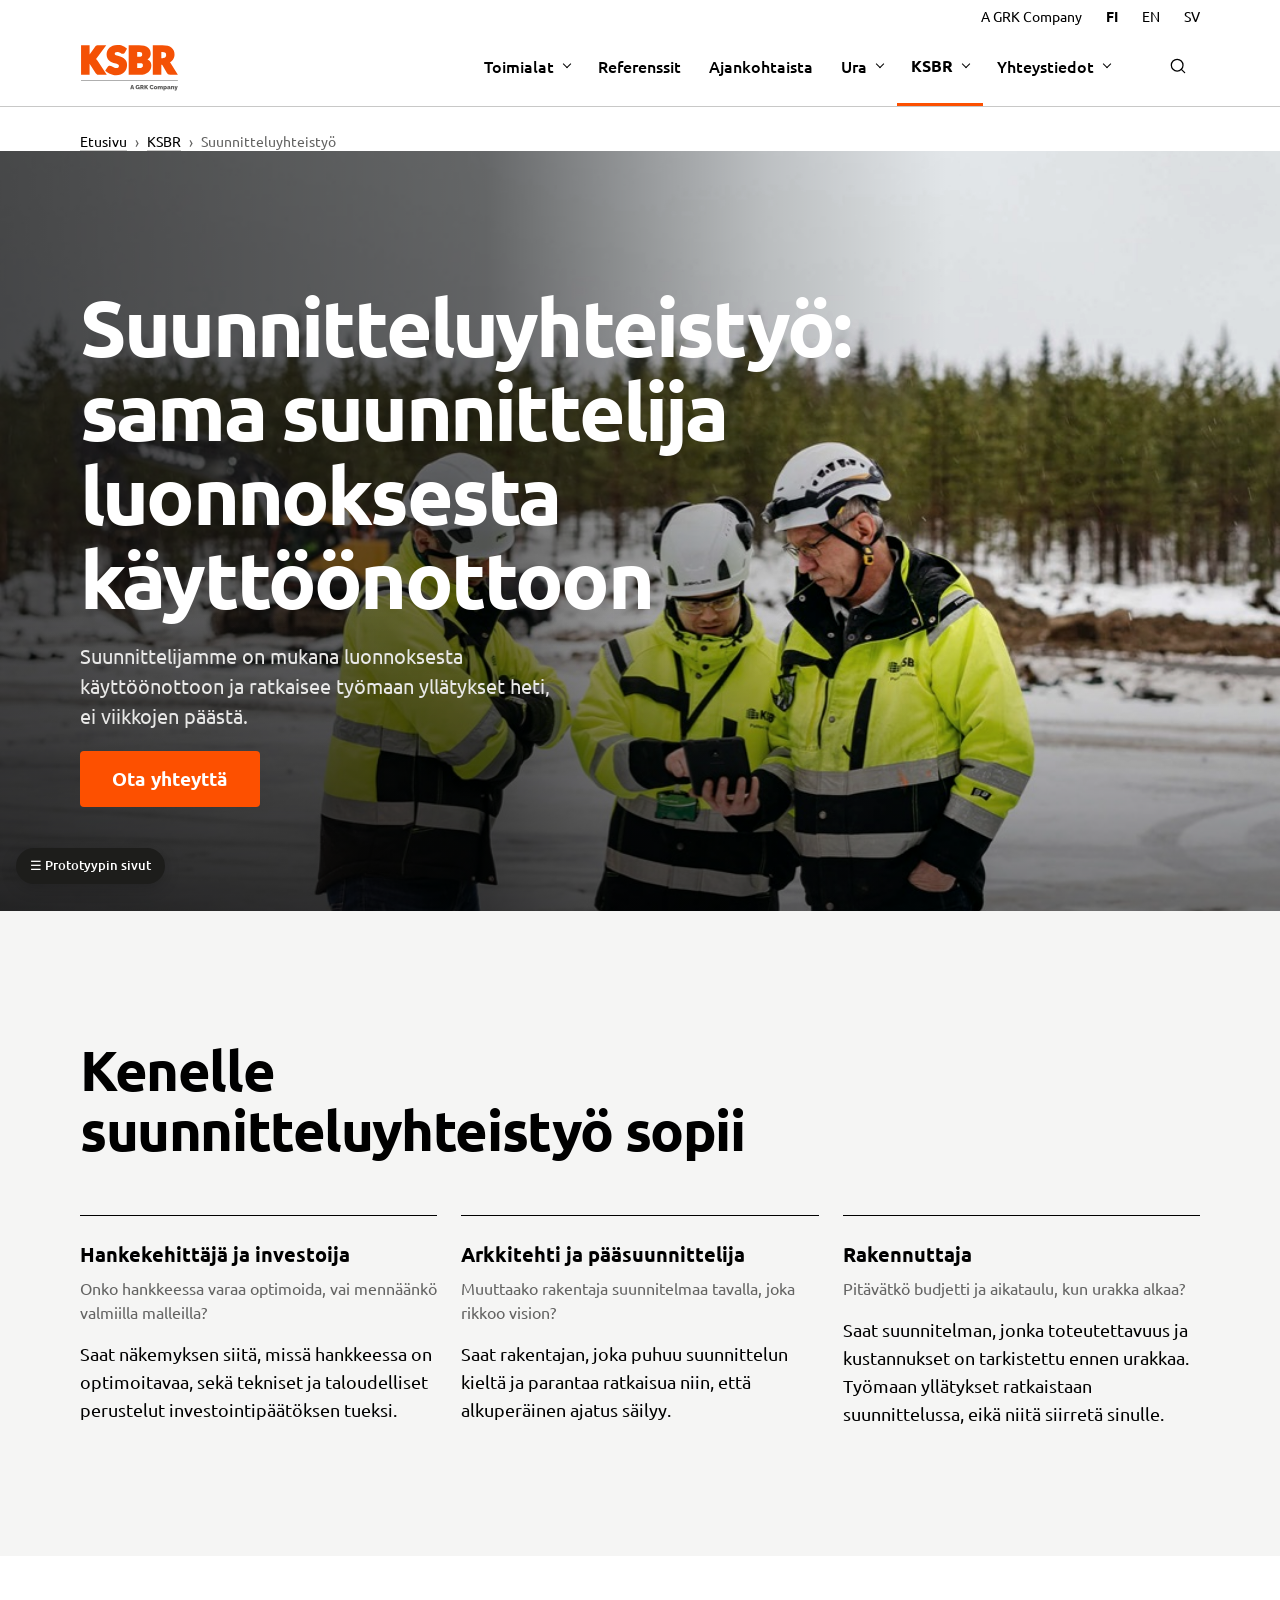
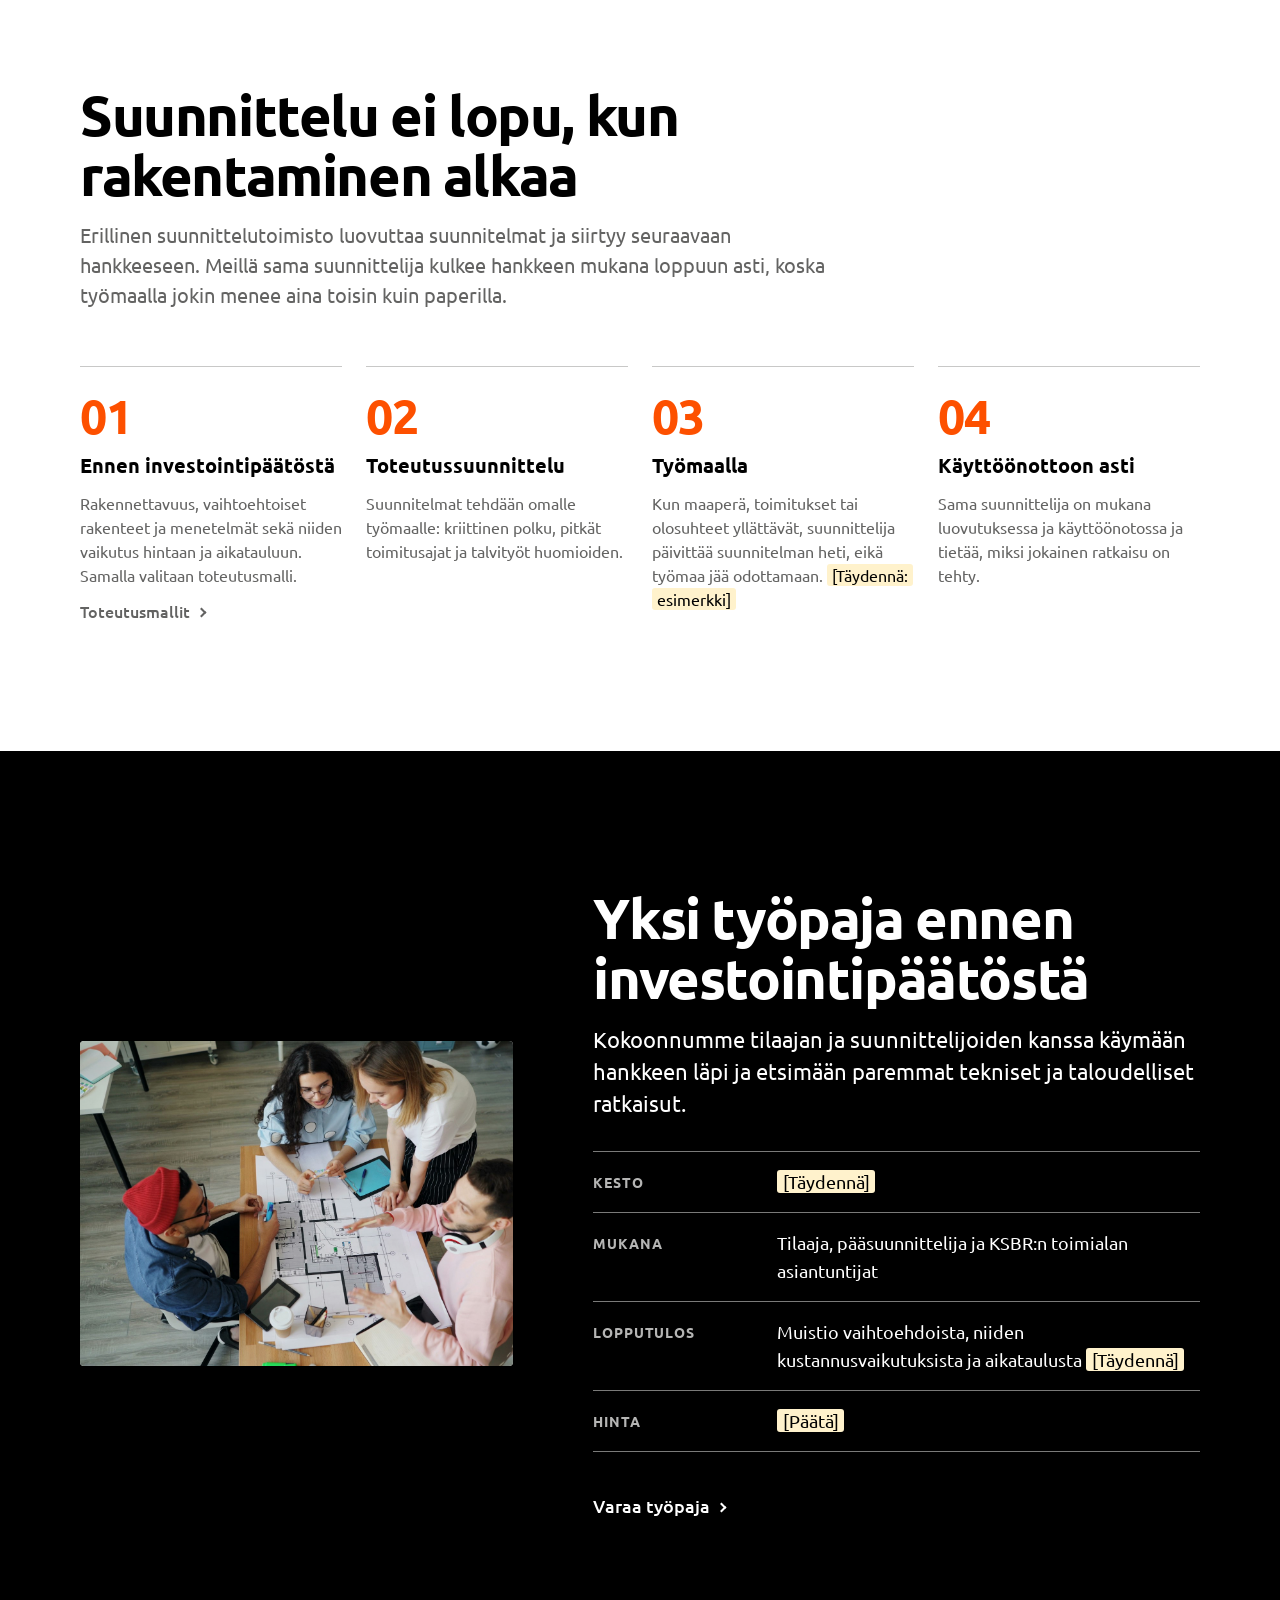
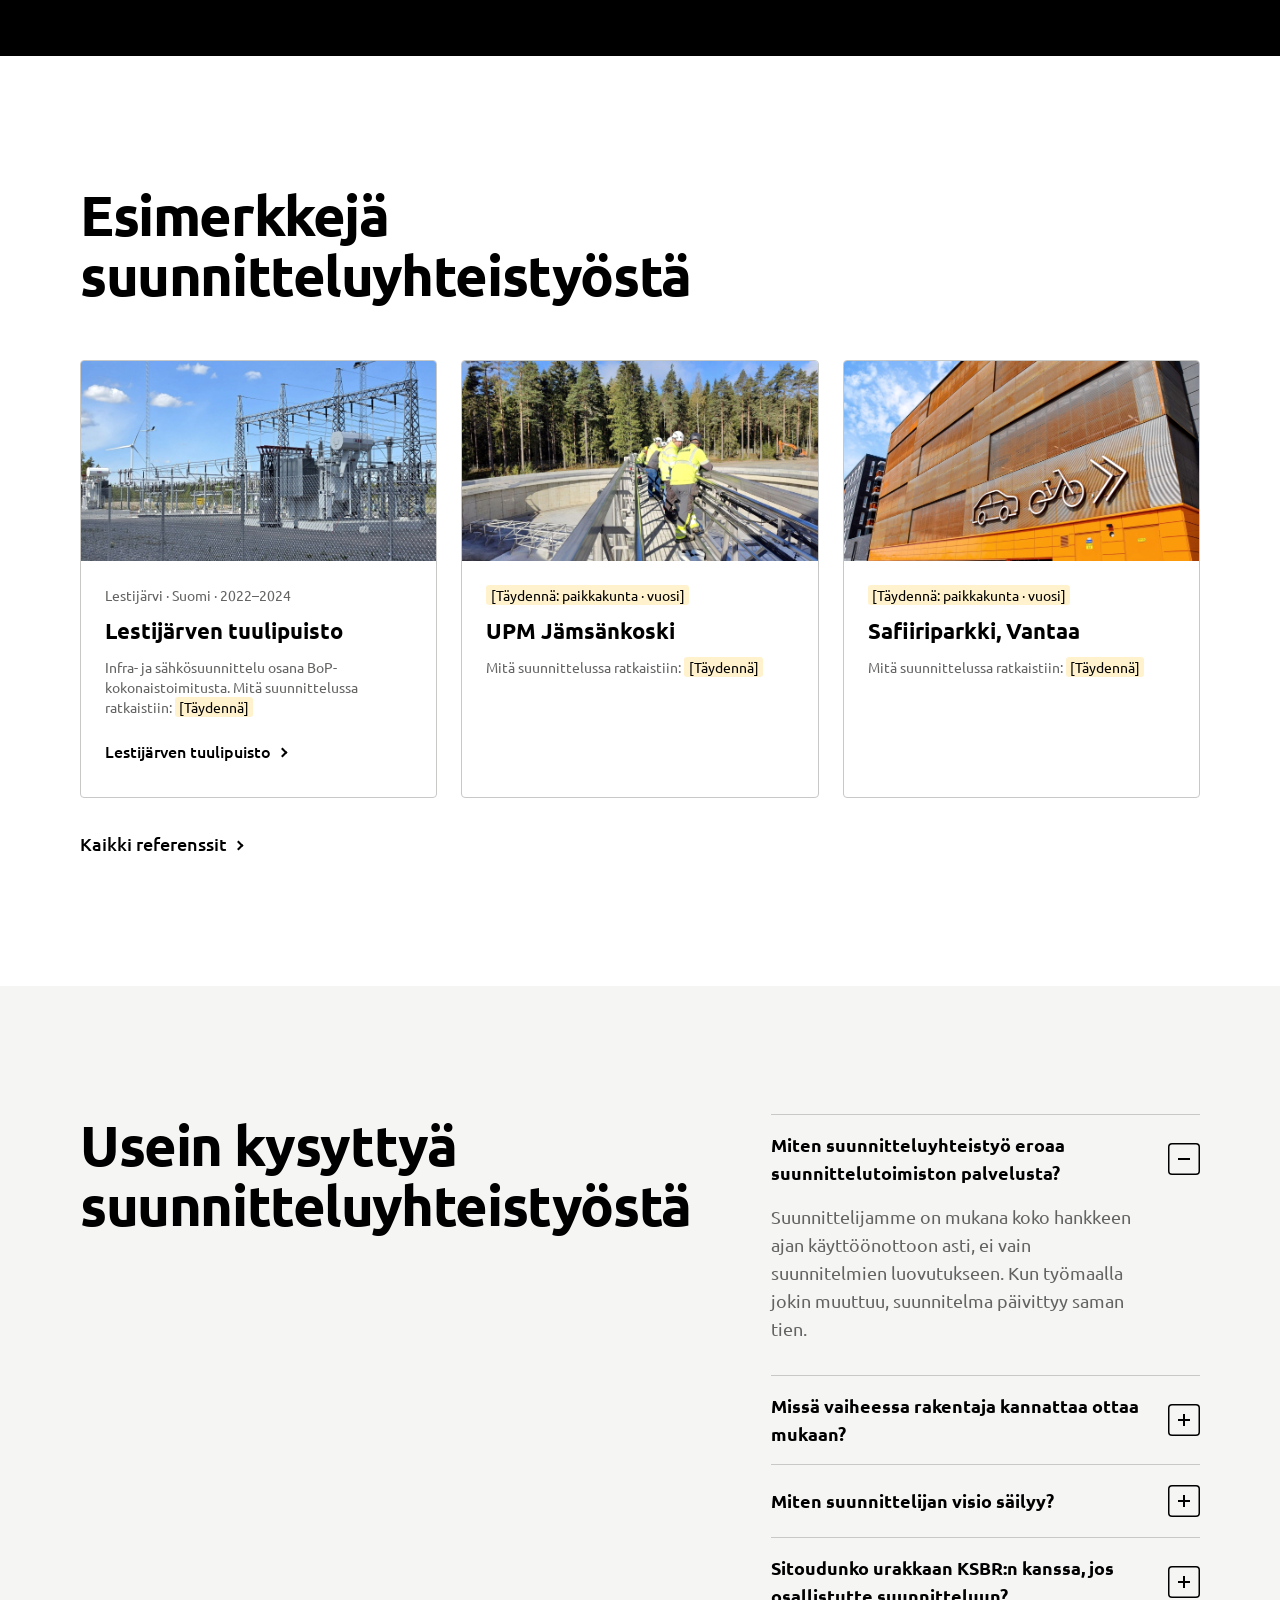
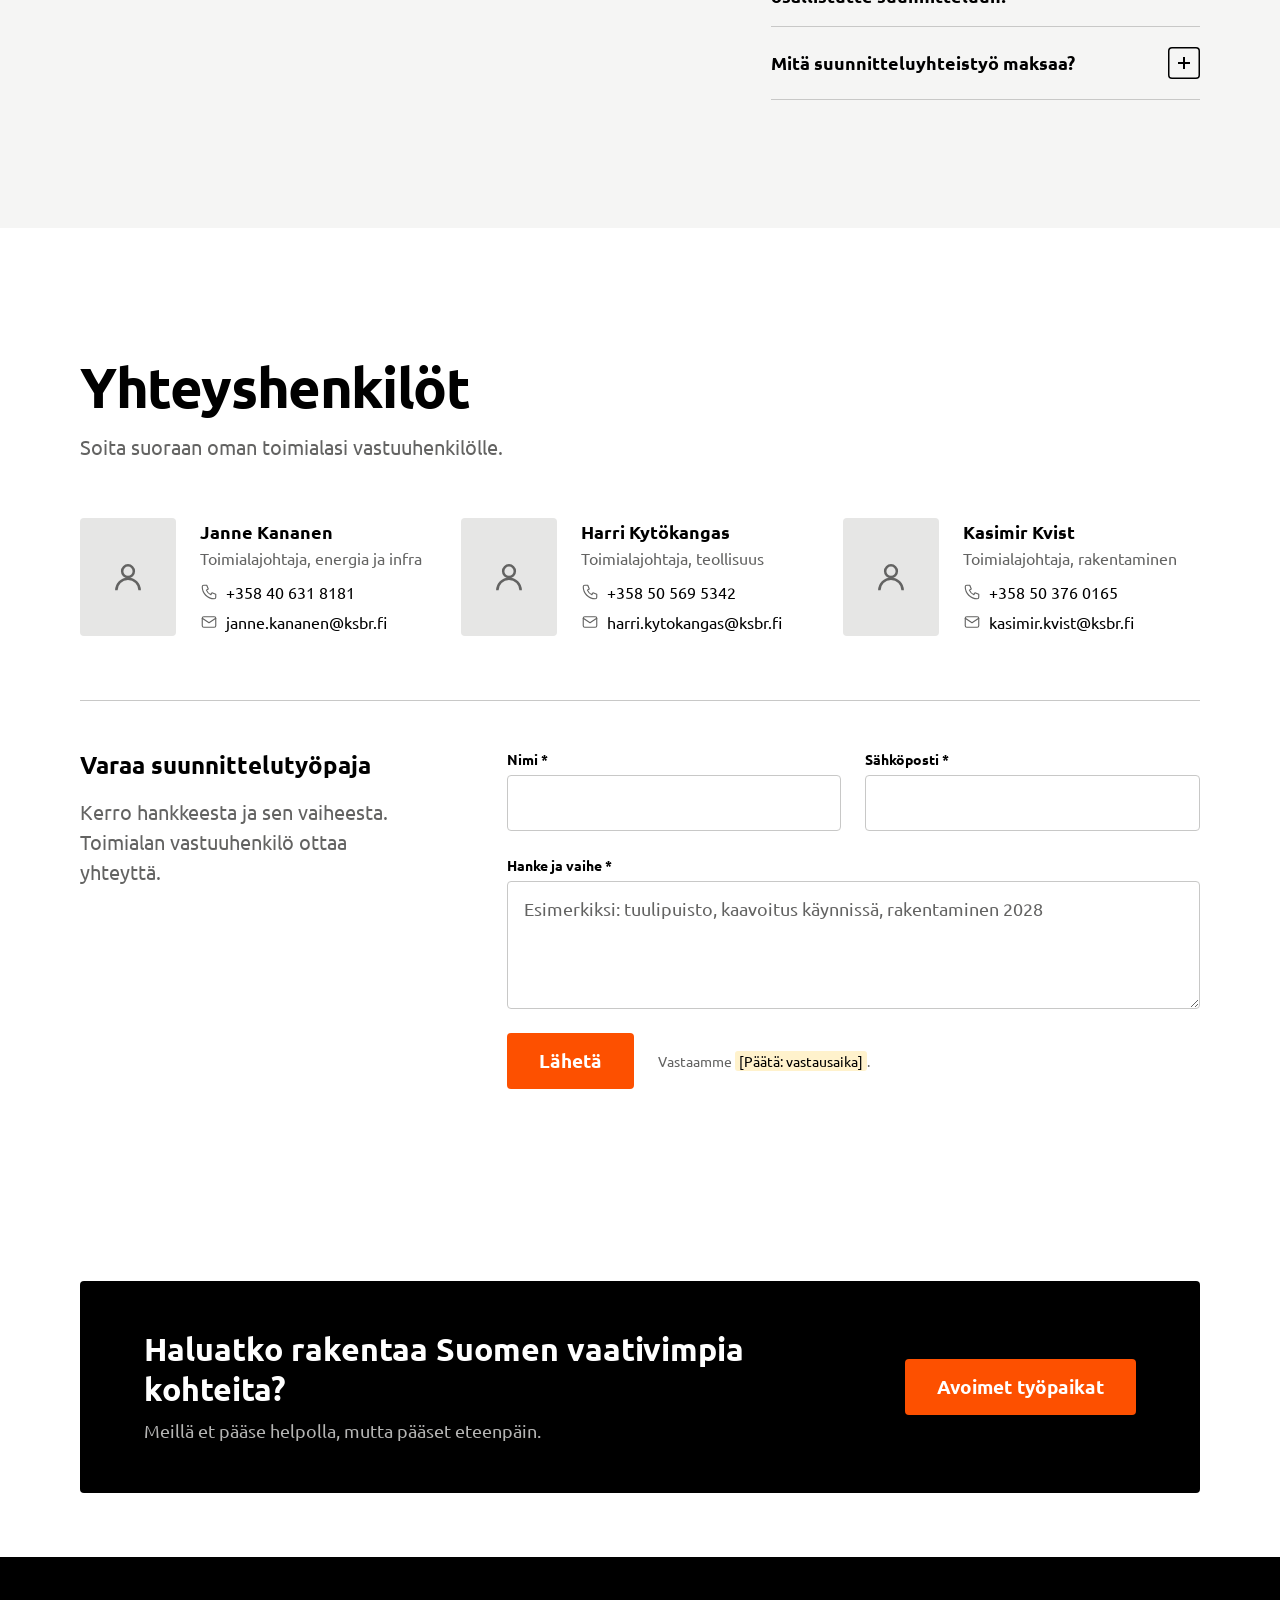
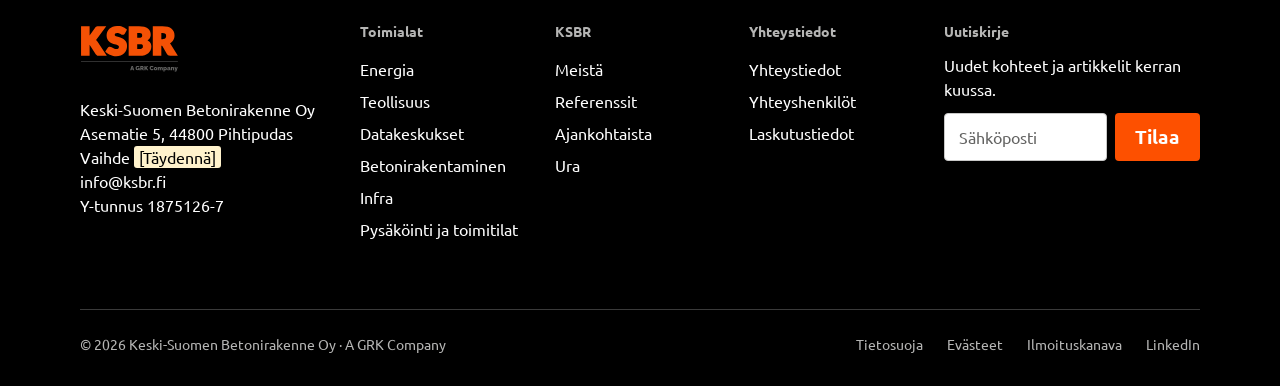
<file: suunnitteluyhteistyo.html>
<!doctype html>
<html lang="fi">
<head>
<meta charset="utf-8">
<meta name="viewport" content="width=device-width, initial-scale=1">
<meta name="robots" content="noindex, nofollow">
<title>Suunnitteluyhteistyö · KSBR (prototyyppi)</title>

<link rel="stylesheet" href="css/tokens.css">
<link rel="stylesheet" href="css/bundle.css">
</head>
<body>


<link rel="stylesheet" href="https://fonts.googleapis.com/css2?family=Ubuntu:ital,wght@0,300;0,400;0,500;0,700;1,400&amp;display=swap">
<style>
body{margin:0;background:#fff}
a{color:#000000}a:hover{color:#fd5000}
.who{display:grid;grid-template-columns:repeat(3,minmax(0,1fr));gap:24px}
.who-col{padding-top:24px;border-top:1px solid #000}
.who-col h3{margin:0;font-size:20px;line-height:28px;font-weight:700}
.who-col .who-fear{margin:8px 0 0;font-size:16px;line-height:24px;color:#636362}
.who-col .who-get{margin:16px 0 0;font-size:18px;line-height:28px}
.workshop{background:#000;color:#fff}
.workshop-grid{display:grid;grid-template-columns:5fr 7fr;gap:80px;align-items:center}
.workshop h2{color:#fff}
.workshop .b-lead{color:#fff}
.ws-list{margin-top:32px;display:grid;gap:0}
.ws-row{display:grid;grid-template-columns:160px 1fr;gap:24px;padding:16px 0;border-top:1px solid #7a7a79;font-size:18px;line-height:28px}
.ws-row:last-child{border-bottom:1px solid #7a7a79}
.ws-row dt{font-size:14px;line-height:28px;font-weight:700;letter-spacing:.06em;text-transform:uppercase;color:#b5b5b4}
.ws-row dd{margin:0}
.ws-link{display:inline-block;margin-top:32px;color:#fff}
.ws-link:hover{color:#fff}
.b-footer__top{grid-template-columns:3fr 2fr 2fr 2fr 3fr}
.b-acc summary i{border-radius:4px}
@media (max-width:900px){
.who,.b-steps,.b-grid--3,.b-people,.b-form{grid-template-columns:1fr}
.workshop-grid,.b-faq,.b-lightform,.b-footer__top{grid-template-columns:1fr;gap:32px}
.ws-row{grid-template-columns:1fr;gap:2px}
}

/* ---- hi-fi ---- */
.hf img{filter:saturate(.9) contrast(1.05)}
.hf-sec{padding:128px 80px}
.hf-h2{margin:0;font:700 56px/60px var(--font-head);letter-spacing:-.025em;text-wrap:balance}
.hf-lead{margin:20px 0 0;max-width:62ch;font:400 20px/30px var(--font-sans);color:var(--ink-2)}
.hf-eyebrow{margin:0 0 16px;font:700 13px/20px var(--font-head);letter-spacing:.12em;text-transform:uppercase;color:var(--ink-2)}
.hf-hero{position:relative;min-height:820px;display:grid;align-content:end;color:#fff;overflow:hidden;background:#111}
.hf-hero>img{position:absolute;inset:0;width:100%;height:100%;object-fit:cover}
.hf-hero::after{content:"";position:absolute;inset:0;background:linear-gradient(180deg,rgba(0,0,0,.2) 0%,rgba(0,0,0,0) 28%,rgba(0,0,0,.78) 100%),linear-gradient(90deg,rgba(0,0,0,.72) 0%,rgba(0,0,0,.35) 45%,rgba(0,0,0,0) 70%)}
.hf-hero__text{position:relative;z-index:1;padding:0 80px 160px;max-width:1100px}
.hf-hero .hf-eyebrow{color:#fff;opacity:.85}
.hf-hero h1{margin:0;font:700 112px/108px var(--font-head);letter-spacing:-.04em}
.hf-hero h1 span{display:block;color:var(--accent)}
.hf-hero p.lead{margin:32px 0 0;max-width:46ch;font:400 22px/32px var(--font-sans);color:#e8e8e7}
.hf-hero .acts{display:flex;flex-wrap:wrap;align-items:center;gap:16px 32px;margin-top:40px}
.hf-hero .acts .b-link{color:#fff}
.hf-hero__note{position:absolute;z-index:1;right:80px;top:24px;font-size:12px;line-height:16px;color:rgba(255,255,255,.6)}
.hf-tasks{position:relative;z-index:2;display:grid;grid-template-columns:repeat(4,minmax(0,1fr));margin:-72px 80px 0;background:#fff;box-shadow:0 24px 48px -24px rgba(0,0,0,.35)}
.hf-task{display:grid;grid-template-columns:28px 1fr 12px;gap:16px;align-items:center;padding:28px;text-decoration:none;color:var(--ink)}
.hf-task+.hf-task{border-left:1px solid var(--surface)}
.hf-task .b-ico{width:24px;height:24px;color:var(--ink)}
.hf-task b{display:block;font:700 18px/24px var(--font-head)}
.hf-task small{display:block;font-size:14px;line-height:20px;color:var(--ink-2)}
.hf-task::after{content:"";width:8px;height:8px;border:solid var(--ink);border-width:2px 2px 0 0;transform:rotate(45deg)}
.hf-task:hover b{text-decoration:underline;text-underline-offset:4px}
.hf-ind{display:grid;grid-template-columns:repeat(5,minmax(0,1fr));gap:24px;margin-top:64px}
.hf-indcard{display:grid;grid-template-rows:auto auto auto 1fr auto;gap:12px;text-decoration:none;color:var(--ink)}
.hf-indcard .ph{position:relative;aspect-ratio:3/4;overflow:hidden;margin-bottom:12px}
.hf-indcard .ph img{position:absolute;inset:0;width:100%;height:100%;object-fit:cover}
.hf-oldico{width:64px;height:64px;margin:-4px 0 0 -6px;filter:none!important}
.hf-indcard h3{margin:0;font:700 24px/30px var(--font-head);letter-spacing:-.01em}
.hf-indcard p{margin:0;font-size:16px;line-height:24px;color:var(--ink-2)}
.hf-indcard .b-link{align-self:end;justify-self:start;font-size:16px}
.hf-indcard:hover h3{text-decoration:underline;text-underline-offset:5px;text-decoration-thickness:2px}
.hf-ico{width:44px;height:44px;fill:none;stroke:var(--ink);stroke-width:1.75;stroke-linecap:round;stroke-linejoin:round}
.hf-ico .a{stroke:var(--accent)}
.hf-indfoot{display:flex;gap:16px 40px;margin-top:48px;padding-top:24px;border-top:1px solid var(--line)}
.hf-band{position:relative;min-height:640px;display:grid;align-content:end;overflow:hidden;color:#fff}
.hf-band>img{position:absolute;inset:0;width:100%;height:100%;object-fit:cover}
.hf-band::after{content:"";position:absolute;inset:0;background:linear-gradient(0deg,rgba(0,0,0,.82) 0%,rgba(0,0,0,.35) 50%,rgba(0,0,0,0) 75%),linear-gradient(90deg,rgba(0,0,0,.5) 0%,rgba(0,0,0,0) 60%)}
.hf-band__text{position:relative;z-index:1;padding:0 80px 72px;max-width:900px}
.hf-band .hf-eyebrow{color:#fff;opacity:.85}
.hf-band h2{margin:0;font:700 48px/54px var(--font-head);letter-spacing:-.02em}
.hf-band .b-link{margin-top:24px;color:#fff;display:inline-block}
.hf-why{background:#000;color:#fff}
.hf-why .hf-h2{color:#fff}
.hf-why .hf-lead{color:var(--on-dark)}
.hf-nums{display:grid;grid-template-columns:repeat(3,minmax(0,1fr));gap:48px;margin-top:80px}
.hf-num b{display:block;font:700 144px/1 var(--font-head);letter-spacing:-.05em;color:var(--accent);font-variant-numeric:lining-nums tabular-nums}
.hf-num small{display:block;margin-top:16px;padding-bottom:28px;border-bottom:1px solid var(--on-dark-line);font:500 18px/26px var(--font-sans);color:var(--on-dark)}
.hf-num small em{font-style:normal;font-weight:700;color:#fff;margin-right:6px}
.hf-num h3{margin:28px 0 8px;font:700 24px/32px var(--font-head)}
.hf-num p{margin:0;font-size:16px;line-height:24px;color:var(--on-dark)}
.hf-certs{display:flex;flex-wrap:wrap;gap:12px 32px;margin-top:80px;padding-top:24px;border-top:1px solid var(--on-dark-line);font:700 14px/20px var(--font-sans)}
.hf-certs span:first-child{color:var(--on-dark-muted);letter-spacing:.1em;text-transform:uppercase}
.hf-cards{display:grid;grid-template-columns:repeat(3,minmax(0,1fr));gap:24px;margin-top:56px}
.hf-card{display:grid;gap:12px;align-content:start;text-decoration:none;color:var(--ink)}
.hf-card .ph{position:relative;aspect-ratio:4/3;overflow:hidden;margin-bottom:8px}
.hf-card .ph img{position:absolute;inset:0;width:100%;height:100%;object-fit:cover}
.hf-card .meta{margin:0;font-size:14px;line-height:20px;color:var(--ink-2)}
.hf-card h3{margin:0;font:700 24px/30px var(--font-head);letter-spacing:-.01em}
.hf-card p{margin:0;font-size:16px;line-height:24px;color:var(--ink-2)}
.hf-card:hover h3{text-decoration:underline;text-underline-offset:5px;text-decoration-thickness:2px}
.hf-headrow{display:flex;justify-content:space-between;align-items:end;gap:32px}
.hf-edge{display:grid;grid-template-columns:1fr 1fr;min-height:640px}
.hf-edge .ph{position:relative;overflow:hidden}
.hf-edge .ph img{position:absolute;inset:0;width:100%;height:100%;object-fit:cover}
.hf-edge .tx{display:grid;align-content:center;gap:0;padding:96px 80px}
.hf-edge--tint .tx{background:var(--tint)}
.hf-edge .acts{display:flex;flex-wrap:wrap;gap:16px 32px;margin-top:40px;align-items:center}
.hf-edge blockquote{margin:48px 0 0;padding-top:28px;border-top:1px solid var(--line);font:700 22px/32px var(--font-head)}
.hf-edge cite{display:block;margin-top:8px;font:400 16px/24px var(--font-sans);color:var(--ink-2)}
.hf-news{display:grid;grid-template-columns:repeat(3,minmax(0,1fr));gap:24px;margin-top:56px}
.hf-news a{display:grid;grid-template-rows:auto auto 1fr auto;gap:12px;text-decoration:none;color:var(--ink)}
.hf-news .ph{position:relative;aspect-ratio:16/10;overflow:hidden;margin-bottom:8px}
.hf-news .ph img{position:absolute;inset:0;width:100%;height:100%;object-fit:cover}
.hf-news time{font-size:14px;line-height:20px;color:var(--ink-2)}
.hf-news h3{margin:0;font:700 22px/30px var(--font-head)}
.hf-news .b-link{align-self:end;justify-self:start}
.hf-news a:hover h3{text-decoration:underline;text-underline-offset:4px}
.hf-letter{display:grid;grid-template-columns:5fr 7fr;gap:48px;align-items:center;margin-top:72px;padding:40px;background:#fff}
.hf-letter h3{margin:0;font:700 26px/32px var(--font-head)}
.hf-letter p{margin:6px 0 0;color:var(--ink-2)}
.hf-letter form{display:flex;gap:8px}.hf-letter .b-input{flex:1}
.hf-steps{display:grid;grid-template-columns:repeat(5,minmax(0,1fr));gap:20px;margin-top:64px;position:relative}
.hf-step{display:grid;grid-template-rows:auto auto auto 1fr auto;gap:10px;text-decoration:none;color:var(--ink)}
.hf-step .no{display:flex;align-items:center;gap:16px;font:700 56px/1 var(--font-head);letter-spacing:-.03em;color:var(--accent);font-variant-numeric:lining-nums tabular-nums}
.hf-step .no::after{content:"";flex:1;height:1px;background:var(--line)}
.hf-step:last-child .no::after{background:transparent}
.hf-step .ph{position:relative;aspect-ratio:3/4;overflow:hidden;margin:6px 0 10px}
.hf-step .ph img{position:absolute;inset:0;width:100%;height:100%;object-fit:cover}
.hf-step h3{margin:0;font:700 22px/28px var(--font-head)}
.hf-step p{margin:0;font-size:15px;line-height:22px;color:var(--ink-2)}
.hf-step .b-link{align-self:end;justify-self:start;font-size:15px}
.hf-step:hover h3{text-decoration:underline;text-underline-offset:4px}
.hf-herostats{position:relative;z-index:1;display:grid;grid-template-columns:repeat(3,minmax(0,1fr));margin:0 80px;border-top:1px solid rgba(255,255,255,.35)}
.hf-herostats div{padding:28px 0 40px}
.hf-herostats b{display:block;font:700 72px/1 var(--font-head);letter-spacing:-.04em;color:var(--accent)}
.hf-herostats small{display:block;margin-top:10px;font:500 16px/24px var(--font-sans);color:#e8e8e7}
.hf-herostats small em{font-style:normal;font-weight:700;color:#fff;margin-right:6px}
.hf-usp{display:grid;grid-template-columns:repeat(3,minmax(0,1fr));gap:48px;margin-top:64px}
.hf-usp div{padding-top:28px;border-top:1px solid var(--on-dark-line)}
.hf-usp h3{margin:0 0 12px;font:700 28px/34px var(--font-head);letter-spacing:-.01em;color:#fff}
.hf-usp p{margin:0;font-size:17px;line-height:26px;color:var(--on-dark)}
@media (max-width:900px){
.hf-sec{padding:72px 20px}.hf-h2{font-size:34px;line-height:40px}
.hf-hero{min-height:640px}.hf-hero__text{padding:0 20px 120px}.hf-hero h1{font-size:52px;line-height:50px}
.hf-tasks{grid-template-columns:1fr;margin:-48px 20px 0}.hf-task+.hf-task{border-left:0;border-top:1px solid var(--surface)}
.hf-ind,.hf-nums,.hf-cards,.hf-news,.hf-letter,.hf-edge,.hf-steps,.hf-usp,.hf-herostats{grid-template-columns:1fr}
.hf-ind{grid-template-columns:1fr 1fr}
.hf-num b{font-size:88px}.hf-edge .tx{padding:56px 20px}.hf-band__text{padding:0 20px 48px}.hf-band h2{font-size:30px;line-height:36px}
.hf-herostats{margin:0 20px}.hf-herostats b{font-size:48px}
}

/* ---- hi-fi: yleiset sivut ---- */
.hf .b-section{padding:128px 80px}
.hf .b-section--tight{padding-top:64px;padding-bottom:64px}
.hf .b-h1{font-size:80px;line-height:84px;letter-spacing:-.035em}
.hf .b-h2{font-size:56px;line-height:60px;letter-spacing:-.025em;text-wrap:balance}
.hf .b-head .b-body{font-size:20px;line-height:30px}
.hf .b-head{margin-bottom:56px}
.hf .b-lead{font-size:22px;line-height:32px}
.hf .b-why__num,.hf .why-num{font-size:120px;line-height:1;letter-spacing:-.05em;color:var(--accent)}
.hf .b-chain__no{font-size:56px;line-height:1;letter-spacing:-.03em;color:var(--accent)}
.hf .b-case h3{font-size:22px;line-height:28px}
.hf .b-case:hover h3,.hf .b-industry:hover h3{text-decoration:underline;text-underline-offset:5px;text-decoration-thickness:2px}
.hf-hero--page{min-height:760px}
.hf-hero--page .hf-hero__text{display:grid;gap:20px;padding-bottom:104px;max-width:1000px}
.hf-hero--page h1,.hf-hero--page .b-h1{margin:0;color:#fff;font:700 80px/84px var(--font-head);letter-spacing:-.035em;max-width:16ch;text-wrap:balance}
.hf-hero--page .b-lead{margin:0;color:#e8e8e7;max-width:48ch}
.hf-hero--page .b-eyebrow{color:#fff;opacity:.85}
.hf-hero--page a:not(.b-btn){color:#fff}
.hf-hero--page .tag{background:transparent;color:#fff;border-color:rgba(255,255,255,.55)}
.hf-hero--page .quick a{text-decoration-color:rgba(255,255,255,.5)}
.hf-hero--page .recruiter-mini{border-color:rgba(255,255,255,.3);color:#fff}
.hf-hero--page .recruiter-mini b{color:#d0d0cf}
.hf-hero--page .recruiter-mini .b-ico{color:#fff}
@media (max-width:900px){
.hf .b-section{padding:72px 20px}.hf .b-h2{font-size:34px;line-height:40px}.hf .b-h1{font-size:44px;line-height:48px}
.hf-hero--page{min-height:600px}.hf-hero--page h1,.hf-hero--page .b-h1{font-size:44px;line-height:48px}.hf-hero--page .hf-hero__text{padding:0 20px 72px}
.hf .b-why__num,.hf .why-num{font-size:72px}
}

/* ---- audit-korjaukset ---- */
.hf-skip{position:absolute;left:16px;top:-80px;z-index:100;padding:12px 16px;background:var(--ink);color:#fff;font:700 16px/24px var(--font-sans);text-decoration:none}
.hf-skip:focus{top:16px;color:#fff}
.hf :focus-visible{outline:3px solid var(--accent);outline-offset:3px}
.hf .b-btn:focus-visible{outline:3px solid var(--ink);outline-offset:2px;box-shadow:0 0 0 2px #fff}
.hf .b-footer h2.hf-fh{margin:0 0 12px;font-size:14px;line-height:20px;font-weight:700;color:var(--on-dark-muted)}
.hf .sr-only{position:absolute;width:1px;height:1px;overflow:hidden;clip:rect(0 0 0 0);white-space:nowrap}
.hf h3 .b-gap,.hf .b-person__name .b-gap{font-size:.75em;font-weight:500}
.hf .b-step::before{font-size:48px;line-height:1;letter-spacing:-.03em}
.hf-hero::after{background:linear-gradient(0deg,rgba(0,0,0,.52) 0%,rgba(0,0,0,0) 40%),linear-gradient(90deg,rgba(0,0,0,.68) 0%,rgba(0,0,0,.55) 38%,rgba(0,0,0,.16) 60%,rgba(0,0,0,0) 74%)}
.hf-hero .lead,.hf-hero--page .b-lead{max-width:40ch}
.hf-menu{display:none;align-items:center;gap:8px;min-height:44px;padding:0 12px;border:1px solid var(--line);border-radius:4px;background:#fff;font:700 15px/20px var(--font-sans);color:var(--ink)}
.hf-menu i{display:block;width:18px;height:2px;background:currentColor;box-shadow:0 6px 0 currentColor,0 -6px 0 currentColor}
.hf .hf-hero h1,.hf .hf-hero--page h1{hyphens:auto;overflow-wrap:anywhere}
@media (max-width:1200px){.hf-ind,.hf-steps{grid-template-columns:repeat(3,minmax(0,1fr))}}
@media (max-width:900px){
.hf .b-nav__menu,.hf .b-nav__util{display:none}.hf-menu{display:inline-flex;margin-left:auto}
.hf .hf-hero h1,.hf .hf-hero--page h1{font-size:clamp(34px,9vw,52px);line-height:1.08}
.hf-ind,.hf-steps{grid-template-columns:1fr 1fr}
}

/* ---- audit-kierros-3 ---- */
.hf .hf-hero h1,.hf .hf-hero--page h1{hyphens:manual;overflow-wrap:normal}
.hf-hero--page h1,.hf-hero--page .b-h1{max-width:20ch}
.hf-hero--page .b-lead{font:400 20px/30px var(--font-sans);max-width:44ch}
.hf-hero--tv h1{font-size:clamp(34px,5vw,64px)!important;line-height:1.06!important;max-width:16ch}
.hf-hero>img{object-position:var(--pos,center)}
.b-nav__menu.is-open{display:grid!important;position:absolute;left:0;right:0;top:100%;z-index:50;gap:0;padding:8px 20px 24px;background:#fff;box-shadow:0 24px 32px -24px rgba(0,0,0,.4)}
.b-nav__menu.is-open .b-nav__item{padding:16px 0;border-bottom:1px solid var(--surface);font-size:18px}
.hf .b-nav__bar{position:relative}
@media (max-width:900px){
.hf-hero::after{background:linear-gradient(0deg,rgba(0,0,0,.74) 0%,rgba(0,0,0,.6) 50%,rgba(0,0,0,.24) 85%,rgba(0,0,0,.1) 100%)}
.hf-hero>img{object-position:70% 20%}
}
@media (max-width:600px){.hf .hf-hero h1,.hf .hf-hero--page h1{overflow-wrap:anywhere}}

/* ---- audit-kierros-4 ---- */
@media (max-width:600px){.hf-ind>:last-child:nth-child(odd){grid-column:1/-1}}
.hf .b-link{white-space:nowrap}
.hf-indfoot{flex-wrap:wrap}
.b-nav__menu .hf-langs{display:none}
.b-nav__menu.is-open .hf-langs{display:flex;gap:20px;align-items:center;padding:20px 0 4px;font-size:15px}
.b-nav__menu.is-open .hf-langs a{min-height:44px;display:inline-flex;align-items:center;text-decoration:none;color:var(--ink)}
.b-nav__menu.is-open .hf-langs a[aria-current]{font-weight:700;text-decoration:underline;text-underline-offset:4px}
.b-nav__menu.is-open .hf-langs .grk{margin-left:auto;color:var(--ink-2)}
body.menu-open{overflow:hidden}
@media (max-width:600px){
.hf-headrow{flex-direction:column;align-items:flex-start;gap:16px}
.hf-hero--tv .hf-hero__text{padding-top:56px}
.hf-herostats{grid-template-columns:repeat(3,minmax(0,1fr))!important;margin:0 20px;gap:12px}
.hf-herostats div{padding:20px 0 28px}
.hf-herostats b{font-size:34px}
.hf-herostats small{font-size:13px;line-height:18px}
.hf-steps{grid-template-columns:1fr!important}
.hf-step .ph{aspect-ratio:16/9}
.hf .b-media:not(:has(img)){aspect-ratio:16/9;min-height:0}
}
</style>

<div class="b-root hf" style="width: 100%;">
<a class="hf-skip" href="#sisalto">Siirry sisältöön</a>

<header class="b-nav">
  <div class="b-nav__util"><a href="https://grk.fi">A GRK Company</a><a href="#" data-proto-missing aria-current="true">FI</a><a href="#" data-proto-missing>EN</a><a href="#" data-proto-missing>SV</a></div>
  <div class="b-nav__bar">
    <img fetchpriority="high" class="b-nav__logo" src="img/ksbr-logo.svg" alt="KSBR – A GRK Company">
    <nav class="b-nav__menu" id="paavalikko" aria-label="Päävalikko">
      <a class="b-nav__item b-nav__item--menu" href="index.html#toimialat">Toimialat</a>
      <a class="b-nav__item" href="referenssit.html">Referenssit</a>
      <a class="b-nav__item" href="#" data-proto-missing>Ajankohtaista</a>
      <a class="b-nav__item b-nav__item--menu" href="ura.html">Ura</a>
      <a class="b-nav__item b-nav__item--menu" href="index.html" aria-current="page">KSBR</a>
      <a class="b-nav__item b-nav__item--menu" href="yhteystiedot.html">Yhteystiedot</a>
      <div class="hf-langs"><a href="#" data-proto-missing aria-current="page" lang="fi">FI</a><a href="#" data-proto-missing hreflang="en" lang="en">EN</a><a href="#" data-proto-missing hreflang="sv" lang="sv">SV</a><a class="grk" href="https://grk.fi">A GRK Company</a></div>
    </nav>
    <button class="hf-menu" type="button" aria-expanded="false" aria-controls="paavalikko"><i aria-hidden="true"></i>Valikko</button>
    <a class="b-nav__search" href="index.html" aria-label="Haku"><svg class="b-ico" viewBox="0 0 24 24" aria-hidden="true"><circle cx="11" cy="11" r="7"></circle><path d="m20 20-4-4"></path></svg></a>
  </div>
</header>
<ol class="b-crumbs"><li><a href="index.html">Etusivu</a></li><li><a href="index.html">KSBR</a></li><li aria-current="page">Suunnitteluyhteistyö</li></ol>
<main id="sisalto">

<section class="hf-hero hf-hero--page">
  <img src="img/KSBR_Lestijarvi_alakuva.jpg" alt="KSBR:n työnjohto ja tilaajan edustaja Lestijärven työmaalla">
  <div class="hf-hero__text">
    <h1 class="b-h1">Suunnittelu­yhteistyö: sama suunnittelija luonnoksesta käyttöönottoon</h1>
    <p class="b-lead">Suunnittelijamme on mukana luonnoksesta käyttöönottoon ja ratkaisee työmaan yllätykset heti, ei viikkojen päästä.</p>
    <div class="b-btns"><a class="b-btn" href="#yhteyshenkilot">Ota yhteyttä</a></div>
  </div>
</section>

<section class="b-section b-section--gray"><div class="b-inner">
  <div class="b-head"><h2 class="b-h2">Kenelle suunnitteluyhteistyö sopii</h2></div>
  <div class="who">
    <div class="who-col">
      <h3>Hankekehittäjä ja investoija</h3>
      <p class="who-fear">Onko hankkeessa varaa optimoida, vai mennäänkö valmiilla malleilla?</p>
      <p class="who-get">Saat näkemyksen siitä, missä hankkeessa on optimoitavaa, sekä tekniset ja taloudelliset perustelut investointipäätöksen tueksi.</p>
    </div>
    <div class="who-col">
      <h3>Arkkitehti ja pääsuunnittelija</h3>
      <p class="who-fear">Muuttaako rakentaja suunnitelmaa tavalla, joka rikkoo vision?</p>
      <p class="who-get">Saat rakentajan, joka puhuu suunnittelun kieltä ja parantaa ratkaisua niin, että alkuperäinen ajatus säilyy.</p>
    </div>
    <div class="who-col">
      <h3>Rakennuttaja</h3>
      <p class="who-fear">Pitävätkö budjetti ja aikataulu, kun urakka alkaa?</p>
      <p class="who-get">Saat suunnitelman, jonka toteutettavuus ja kustannukset on tarkistettu ennen urakkaa. Työmaan yllätykset ratkaistaan suunnittelussa, eikä niitä siirretä sinulle.</p>
    </div>
  </div>
</div></section>

<section class="b-section"><div class="b-inner">
  <div class="b-head"><h2 class="b-h2">Suunnittelu ei lopu, kun rakentaminen alkaa</h2><p class="b-body">Erillinen suunnittelutoimisto luovuttaa suunnitelmat ja siirtyy seuraavaan hankkeeseen. Meillä sama suunnittelija kulkee hankkeen mukana loppuun asti, koska työmaalla jokin menee aina toisin kuin paperilla.</p></div>
  <ol class="b-steps" style="--n: 4;">
    <li class="b-step"><h3>Ennen investointipäätöstä</h3><p>Rakennettavuus, vaihtoehtoiset rakenteet ja menetelmät sekä niiden vaikutus hintaan ja aikatauluun. Samalla valitaan toteutusmalli.</p><p><a class="b-link b-link--sm" href="toteutusmallit.html">Toteutusmallit</a></p></li>
    <li class="b-step"><h3>Toteutussuunnittelu</h3><p>Suunnitelmat tehdään omalle työmaalle: kriittinen polku, pitkät toimitusajat ja talvityöt huomioiden.</p></li>
    <li class="b-step"><h3>Työmaalla</h3><p>Kun maaperä, toimitukset tai olosuhteet yllättävät, suunnittelija päivittää suunnitelman heti, eikä työmaa jää odottamaan. <mark class="b-gap">[Täydennä: esimerkki]</mark></p></li>
    <li class="b-step"><h3>Käyttöönottoon asti</h3><p>Sama suunnittelija on mukana luovutuksessa ja käyttöönotossa ja tietää, miksi jokainen ratkaisu on tehty.</p></li>
  </ol>
</div></section>

<section class="b-section workshop"><div class="b-inner workshop-grid">
  <div class="b-media"><img src="img/1714976327073-773f0d83a5be.jpg" alt="Tilaaja, suunnittelija ja rakentaja käyvät pohjapiirustuksia läpi työpajassa" style="position:absolute;inset:0;width:100%;height:100%;object-fit:cover;object-position:50% 50%"></div>
  <div>
    <h2 class="b-h2" style="margin-top: 8px;">Yksi työpaja ennen investointipäätöstä</h2>
    <p class="b-lead" style="margin-top: 16px;">Kokoonnumme tilaajan ja suunnittelijoiden kanssa käymään hankkeen läpi ja etsimään paremmat tekniset ja taloudelliset ratkaisut.</p>
    <dl class="ws-list">
      <div class="ws-row"><dt>Kesto</dt><dd><mark class="b-gap">[Täydennä]</mark></dd></div>
      <div class="ws-row"><dt>Mukana</dt><dd>Tilaaja, pääsuunnittelija ja KSBR:n toimialan asiantuntijat</dd></div>
      <div class="ws-row"><dt>Lopputulos</dt><dd>Muistio vaihtoehdoista, niiden kustannusvaikutuksista ja aikataulusta <mark class="b-gap">[Täydennä]</mark></dd></div>
      <div class="ws-row"><dt>Hinta</dt><dd><mark class="b-gap">[Päätä]</mark></dd></div>
    </dl>
    <a class="b-link ws-link" href="#tyopaja">Varaa työpaja</a>
  </div>
</div></section>

<section class="b-section"><div class="b-inner">
  <div class="b-head"><h2 class="b-h2">Esimerkkejä suunnitteluyhteistyöstä</h2></div>
  <div class="b-grid b-grid--3">
    <a class="b-case" href="referenssi-lestijarvi.html"><div class="b-media b-media--wide"><img loading="lazy" decoding="async" src="img/Hittisenneva.jpg" alt="Lestijärven Hittisennevan sähköasema"></div><div class="b-case__body"><p class="b-case__meta">Lestijärvi · Suomi · 2022–2024</p><h3>Lestijärven tuulipuisto</h3><p class="b-small">Infra- ja sähkösuunnittelu osana BoP-kokonaistoimitusta. Mitä suunnittelussa ratkaistiin: <mark class="b-gap">[Täydennä]</mark></p><span class="b-link b-link--sm">Lestijärven tuulipuisto</span></div></a>
    <a class="b-case" href="referenssi-lestijarvi.html"><div class="b-media b-media--wide"><img loading="lazy" decoding="async" src="img/Jamsankoski.jpg" alt="UPM Jämsänkoski"></div><div class="b-case__body"><p class="b-case__meta"><mark class="b-gap">[Täydennä: paikkakunta · vuosi]</mark></p><h3>UPM Jämsänkoski</h3><p class="b-small">Mitä suunnittelussa ratkaistiin: <mark class="b-gap">[Täydennä]</mark></p></div></a>
    <a class="b-case" href="referenssi-lestijarvi.html"><div class="b-media b-media--wide"><img loading="lazy" decoding="async" src="img/Safiiri-muokattu_2019-6-17-16.jpg" alt="Safiiriparkki Vantaalla"></div><div class="b-case__body"><p class="b-case__meta"><mark class="b-gap">[Täydennä: paikkakunta · vuosi]</mark></p><h3>Safiiriparkki, Vantaa</h3><p class="b-small">Mitä suunnittelussa ratkaistiin: <mark class="b-gap">[Täydennä]</mark></p></div></a>
  </div>
  <p style="margin-top: 32px;"><a class="b-link" href="referenssit.html">Kaikki referenssit</a></p>
</div></section>

<section class="b-section b-section--gray"><div class="b-inner b-faq">
  <div class="b-head" style="margin: 0;"><h2 class="b-h2">Usein kysyttyä suunnitteluyhteistyöstä</h2></div>
  <div>
    <details class="b-acc" open="open"><summary><span>Miten suunnitteluyhteistyö eroaa suunnittelutoimiston palvelusta?</span><i></i></summary><div class="b-acc__body">Suunnittelijamme on mukana koko hankkeen ajan käyttöönottoon asti, ei vain suunnitelmien luovutukseen. Kun työmaalla jokin muuttuu, suunnitelma päivittyy saman tien.</div></details>
    <details class="b-acc"><summary><span>Missä vaiheessa rakentaja kannattaa ottaa mukaan?</span><i></i></summary><div class="b-acc__body">Mitä aiemmin, sitä enemmän voidaan vaikuttaa: jo kaavoitus- ja luonnosvaiheessa, ennen kuin rakenteet ja aikataulu lukitaan.</div></details>
    <details class="b-acc"><summary><span>Miten suunnittelijan visio säilyy?</span><i></i></summary><div class="b-acc__body">Ehdotamme muutoksia vain, kun ne parantavat ratkaisua, ja perustelemme ne suunnittelijalle. Oma työvoimamme toteuttaa yksityiskohdat niin kuin ne on suunniteltu.</div></details>
    <details class="b-acc"><summary><span>Sitoudunko urakkaan KSBR:n kanssa, jos osallistutte suunnitteluun?</span><i></i></summary><div class="b-acc__body"><mark class="b-gap">[Täydennä]</mark></div></details>
    <details class="b-acc"><summary><span>Mitä suunnitteluyhteistyö maksaa?</span><i></i></summary><div class="b-acc__body"><mark class="b-gap">[Päätä]</mark></div></details>
  </div>
</div></section>

<section class="b-section" id="yhteyshenkilot"><div class="b-inner">
  <div class="b-head"><h2 class="b-h2">Yhteyshenkilöt</h2><p class="b-body">Soita suoraan oman toimialasi vastuuhenkilölle.</p></div>
  <div class="b-people">
    <div class="b-person"><div class="b-person__img" aria-hidden="true"><svg viewBox="0 0 24 24"><circle cx="12" cy="8.5" r="3.5"></circle><path d="M5 20a7 7 0 0 1 14 0"></path></svg></div><div><p class="b-person__name">Janne Kananen</p><p class="b-person__role">Toimialajohtaja, energia ja infra</p><p class="b-person__ch"><a href="tel:+358406318181"><svg class="b-ico" viewBox="0 0 24 24" aria-hidden="true"><path d="M5 3h4l2 5-2.5 1.5a11 11 0 0 0 6 6L16 13l5 2v4a2 2 0 0 1-2 2A16 16 0 0 1 3 5a2 2 0 0 1 2-2"></path></svg>+358 40 631 8181</a><a href="mailto:janne.kananen@ksbr.fi"><svg class="b-ico" viewBox="0 0 24 24" aria-hidden="true"><rect x="3" y="5" width="18" height="14" rx="2"></rect><path d="m3 7 9 6 9-6"></path></svg>janne.kananen@ksbr.fi</a></p></div></div>
    <div class="b-person"><div class="b-person__img" aria-hidden="true"><svg viewBox="0 0 24 24"><circle cx="12" cy="8.5" r="3.5"></circle><path d="M5 20a7 7 0 0 1 14 0"></path></svg></div><div><p class="b-person__name">Harri Kytökangas</p><p class="b-person__role">Toimialajohtaja, teollisuus</p><p class="b-person__ch"><a href="tel:+358505695342"><svg class="b-ico" viewBox="0 0 24 24" aria-hidden="true"><path d="M5 3h4l2 5-2.5 1.5a11 11 0 0 0 6 6L16 13l5 2v4a2 2 0 0 1-2 2A16 16 0 0 1 3 5a2 2 0 0 1 2-2"></path></svg>+358 50 569 5342</a><a href="mailto:harri.kytokangas@ksbr.fi"><svg class="b-ico" viewBox="0 0 24 24" aria-hidden="true"><rect x="3" y="5" width="18" height="14" rx="2"></rect><path d="m3 7 9 6 9-6"></path></svg>harri.kytokangas@ksbr.fi</a></p></div></div>
    <div class="b-person"><div class="b-person__img" aria-hidden="true"><svg viewBox="0 0 24 24"><circle cx="12" cy="8.5" r="3.5"></circle><path d="M5 20a7 7 0 0 1 14 0"></path></svg></div><div><p class="b-person__name">Kasimir Kvist</p><p class="b-person__role">Toimialajohtaja, rakentaminen</p><p class="b-person__ch"><a href="tel:+358503760165"><svg class="b-ico" viewBox="0 0 24 24" aria-hidden="true"><path d="M5 3h4l2 5-2.5 1.5a11 11 0 0 0 6 6L16 13l5 2v4a2 2 0 0 1-2 2A16 16 0 0 1 3 5a2 2 0 0 1 2-2"></path></svg>+358 50 376 0165</a><a href="mailto:kasimir.kvist@ksbr.fi"><svg class="b-ico" viewBox="0 0 24 24" aria-hidden="true"><rect x="3" y="5" width="18" height="14" rx="2"></rect><path d="m3 7 9 6 9-6"></path></svg>kasimir.kvist@ksbr.fi</a></p></div></div>
  </div>
  <div class="b-lightform" id="tyopaja">
    <div class="b-head" style="margin: 0; align-content: start;"><h3 class="b-h3">Varaa suunnittelutyöpaja</h3><p class="b-body">Kerro hankkeesta ja sen vaiheesta. Toimialan vastuuhenkilö ottaa yhteyttä.</p></div>
    <form class="b-form">
      <div class="b-field"><label for="su-nimi">Nimi *</label><input class="b-input" id="su-nimi" type="text"></div>
      <div class="b-field"><label for="su-email">Sähköposti *</label><input class="b-input" id="su-email" type="email"></div>
      <div class="b-field b-field--full"><label for="su-viesti">Hanke ja vaihe *</label><textarea class="b-textarea" id="su-viesti" placeholder="Esimerkiksi: tuulipuisto, kaavoitus käynnissä, rakentaminen 2028"></textarea></div>
      <div class="b-form__foot"><button class="b-btn" type="button">Lähetä</button><span class="b-small">Vastaamme <mark class="b-gap">[Päätä: vastausaika]</mark>.</span></div>
    </form>
  </div>
</div></section>

</main>
<section class="b-section b-section--tight"><div class="b-inner"><div class="b-strip"><div><h2>Haluatko rakentaa Suomen vaativimpia kohteita?</h2><p>Meillä et pääse helpolla, mutta pääset eteenpäin.</p></div><a class="b-btn" href="ura.html">Avoimet työpaikat</a></div></div></section>

<footer class="b-footer"><div class="b-footer__top">
  <div><img loading="lazy" decoding="async" class="b-footer__logo" src="img/ksbr-logo.svg" alt="KSBR – A GRK Company"><address class="b-footer__addr">Keski-Suomen Betonirakenne Oy<br>Asematie 5, 44800 Pihtipudas<br>Vaihde <mark class="b-gap">[Täydennä]</mark><br><a href="mailto:info@ksbr.fi" style="color: #ffffff;">info@ksbr.fi</a><br>Y-tunnus 1875126-7</address></div>
  <div><h2 class="hf-fh">Toimialat</h2><ul><li><a href="tuulivoima.html" style="color: #ffffff;">Energia</a></li><li><a href="teollisuus.html" style="color: #ffffff;">Teollisuus</a></li><li><a href="#" data-proto-missing style="color: #ffffff;">Datakeskukset</a></li><li><a href="betonirakentaminen.html" style="color: #ffffff;">Betonirakentaminen</a></li><li><a href="#" data-proto-missing style="color: #ffffff;">Infra</a></li><li><a href="#" data-proto-missing style="color: #ffffff;">Pysäköinti ja toimitilat</a></li></ul></div>
  <div><h2 class="hf-fh">KSBR</h2><ul><li><a href="meista.html" style="color: #ffffff;">Meistä</a></li><li><a href="referenssit.html" style="color: #ffffff;">Referenssit</a></li><li><a href="#" data-proto-missing style="color: #ffffff;">Ajankohtaista</a></li><li><a href="ura.html" style="color: #ffffff;">Ura</a></li></ul></div>
  <div><h2 class="hf-fh">Yhteystiedot</h2><ul><li><a href="yhteystiedot.html" style="color: #ffffff;">Yhteystiedot</a></li><li><a href="yhteyshenkilot.html" style="color: #ffffff;">Yhteyshenkilöt</a></li><li><a href="yhteystiedot.html" style="color: #ffffff;">Laskutustiedot</a></li></ul></div>
  <div><h2 class="hf-fh">Uutiskirje</h2><p style="font-size: 16px; line-height: 24px;">Uudet kohteet ja artikkelit kerran kuussa.</p><form class="b-footer__news"><input class="b-input" type="email" placeholder="Sähköposti" aria-label="Sähköposti"><button class="b-btn" type="button">Tilaa</button></form></div>
</div><div class="b-footer__bottom"><span>© 2026 Keski-Suomen Betonirakenne Oy · A GRK Company</span><nav><a href="#" data-proto-missing style="color: #b5b5b4;">Tietosuoja</a><a href="#" data-proto-missing style="color: #b5b5b4;">Evästeet</a><a href="#" data-proto-missing style="color: #b5b5b4;">Ilmoituskanava</a><a href="#" data-proto-missing style="color: #b5b5b4;">LinkedIn</a></nav></div></footer>

<script>(function(){var b=document.querySelector('.hf-menu'),m=document.getElementById('paavalikko');if(!b||!m)return;function set(o){b.setAttribute('aria-expanded',String(o));m.classList.toggle('is-open',o);document.body.classList.toggle('menu-open',o);var mn=document.querySelector('main'),ft=document.querySelector('footer');if(mn)mn.inert=o;if(ft)ft.inert=o;if(o){var f=m.querySelector('a');f&&f.focus()}else b.focus()}b.onclick=function(e){e.stopPropagation();set(b.getAttribute('aria-expanded')!=='true')};document.addEventListener('keydown',function(e){if(e.key==='Escape'&&m.classList.contains('is-open'))set(false)});document.addEventListener('click',function(e){if(m.classList.contains('is-open')&&!m.contains(e.target))set(false)})})();</script>
</div>



<style>
.pt-bar{position:fixed;left:16px;bottom:16px;z-index:9999;font:500 13px/1.2 Ubuntu,system-ui,sans-serif}
.pt-bar>button{display:flex;align-items:center;gap:8px;padding:10px 14px;border:0;border-radius:999px;background:#1d1d1b;color:#fff;cursor:pointer;box-shadow:0 4px 16px rgba(0,0,0,.18);font:inherit}
.pt-bar>button:focus-visible{outline:3px solid #fd5000;outline-offset:2px}
.pt-bar ul{display:none;position:absolute;left:0;bottom:48px;margin:0;padding:8px;list-style:none;min-width:240px;background:#fff;border:1px solid #e6e6e5;border-radius:8px;box-shadow:0 8px 32px rgba(0,0,0,.14)}
.pt-bar.open ul{display:block}
.pt-bar li a{display:block;padding:8px 12px;border-radius:4px;color:#1d1d1b;text-decoration:none}
.pt-bar li a:hover,.pt-bar li a[aria-current]{background:#fdf5ee;color:#000}
.pt-toast{position:fixed;left:50%;bottom:24px;transform:translate(-50%,16px);opacity:0;z-index:9999;padding:12px 18px;border-radius:8px;background:#1d1d1b;color:#fff;font:500 14px/1.3 Ubuntu,system-ui,sans-serif;transition:opacity .2s,transform .3s cubic-bezier(.22,1,.36,1);pointer-events:none}
.pt-toast.on{opacity:1;transform:translate(-50%,0)}
@media print{.pt-bar,.pt-toast{display:none}}
</style>
<nav class="pt-bar" aria-label="Prototyypin sivut"><button type="button" aria-expanded="false">☰ Prototyypin sivut</button><ul><li><a href="index.html">Etusivu</a></li><li><a href="tuulivoima.html">Tuulivoima</a></li><li><a href="teollisuus.html">Teollisuus</a></li><li><a href="betonirakentaminen.html">Betonirakentaminen</a></li><li><a href="referenssit.html">Referenssit</a></li><li><a href="referenssi-lestijarvi.html">Referenssi: Lestijärvi</a></li><li><a href="suunnitteluyhteistyo.html" aria-current=page>Suunnitteluyhteistyö</a></li><li><a href="toteutusmallit.html">Toteutusmallit</a></li><li><a href="laatu.html">Laatu ja turvallisuus</a></li><li><a href="meista.html">Meistä</a></li><li><a href="ura.html">Ura</a></li><li><a href="yhteystiedot.html">Yhteystiedot</a></li><li><a href="yhteyshenkilot.html">Yhteyshenkilöt</a></li><li><a href="tarjouspyynto.html">Tarjouspyyntö</a></li><li><a href="artikkeli-talvibetonointi.html">Artikkeli: Talvibetonointi</a></li></ul></nav>
<div class="pt-toast" role="status" aria-live="polite"></div>
<script>
(()=>{const bar=document.querySelector('.pt-bar'),btn=bar.querySelector('button'),toast=document.querySelector('.pt-toast');let t;
btn.addEventListener('click',()=>{const o=bar.classList.toggle('open');btn.setAttribute('aria-expanded',o)});
document.addEventListener('click',e=>{if(!bar.contains(e.target)){bar.classList.remove('open');btn.setAttribute('aria-expanded','false')}
const a=e.target.closest('a[data-proto-missing]');if(a){e.preventDefault();toast.textContent='Tämä sivu ei ole mukana prototyypissä';toast.classList.add('on');clearTimeout(t);t=setTimeout(()=>toast.classList.remove('on'),2200)}});
document.addEventListener('submit',e=>{e.preventDefault();toast.textContent='Prototyyppi: lomaketta ei lähetetä';toast.classList.add('on');clearTimeout(t);t=setTimeout(()=>toast.classList.remove('on'),2200)});
document.addEventListener('keydown',e=>{if(e.key==='Escape'){bar.classList.remove('open');btn.setAttribute('aria-expanded','false')}});})();
</script>
</body>
</html>
</file>
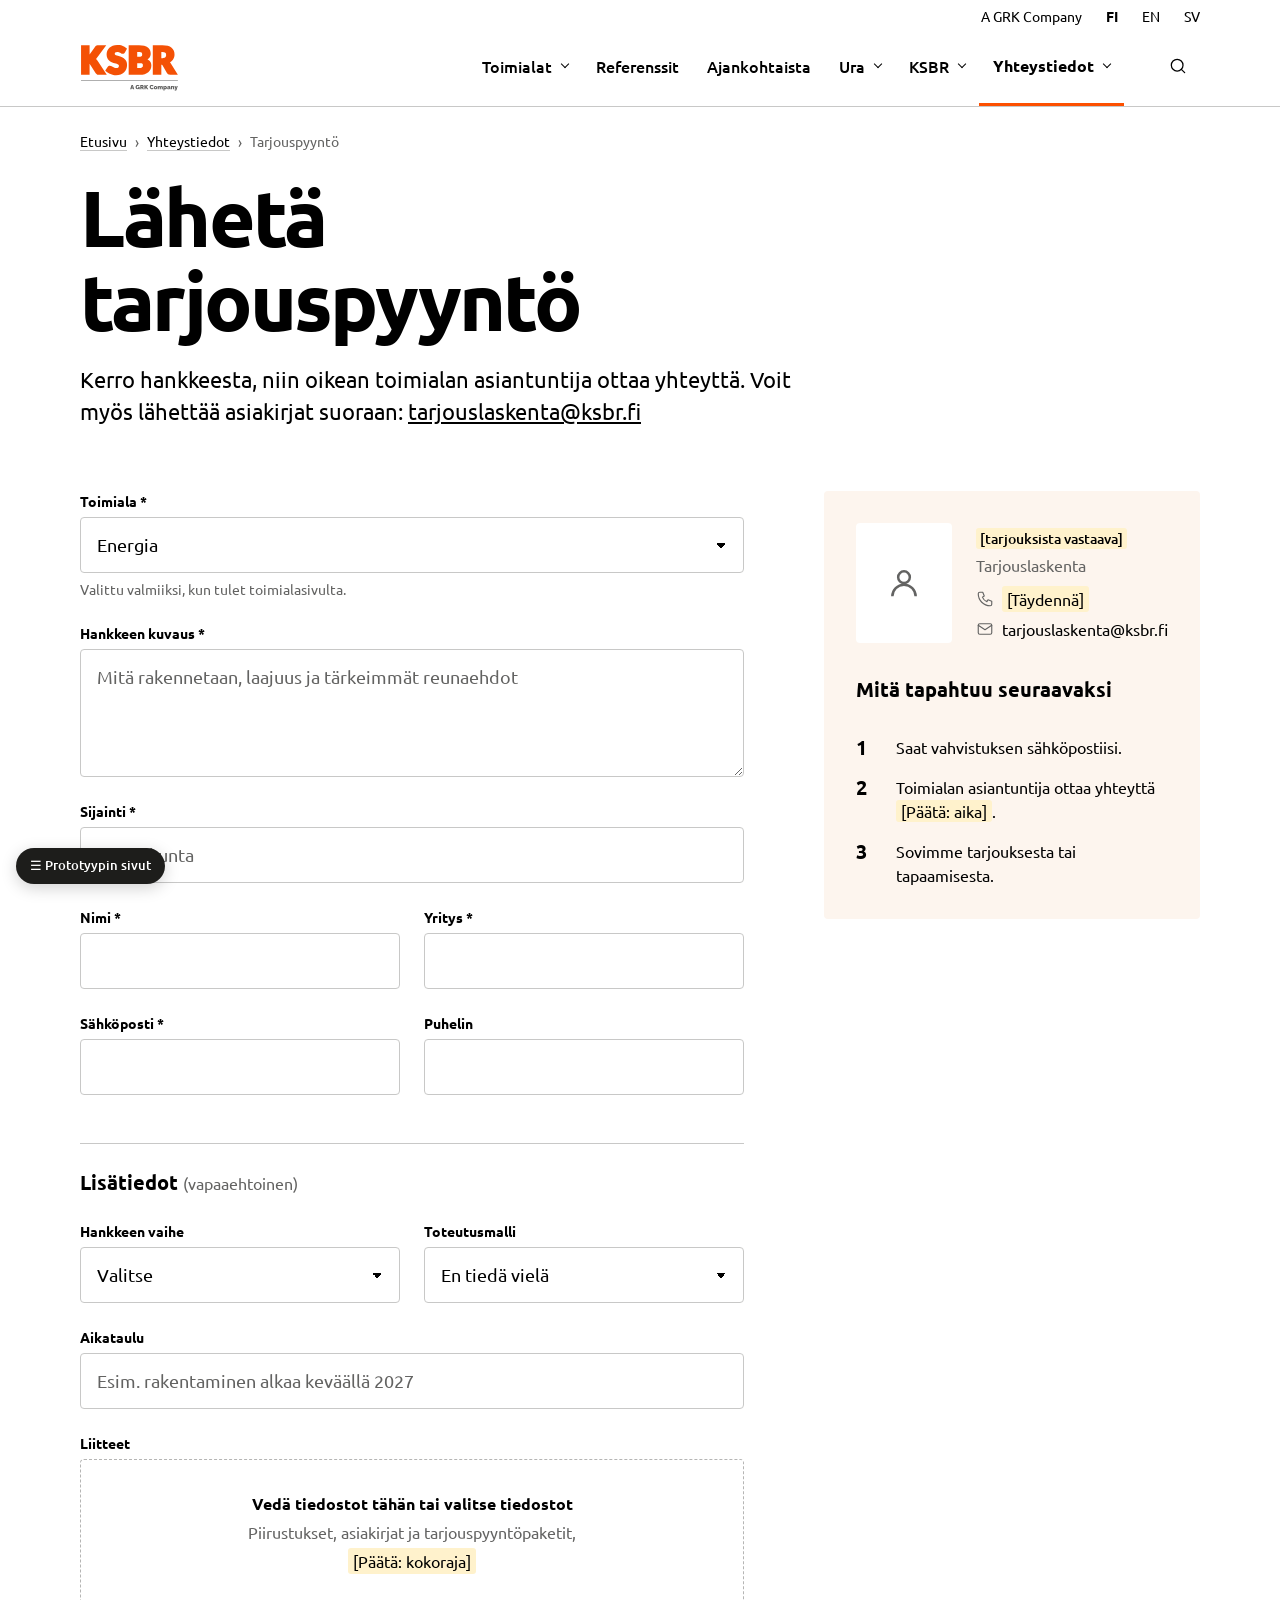
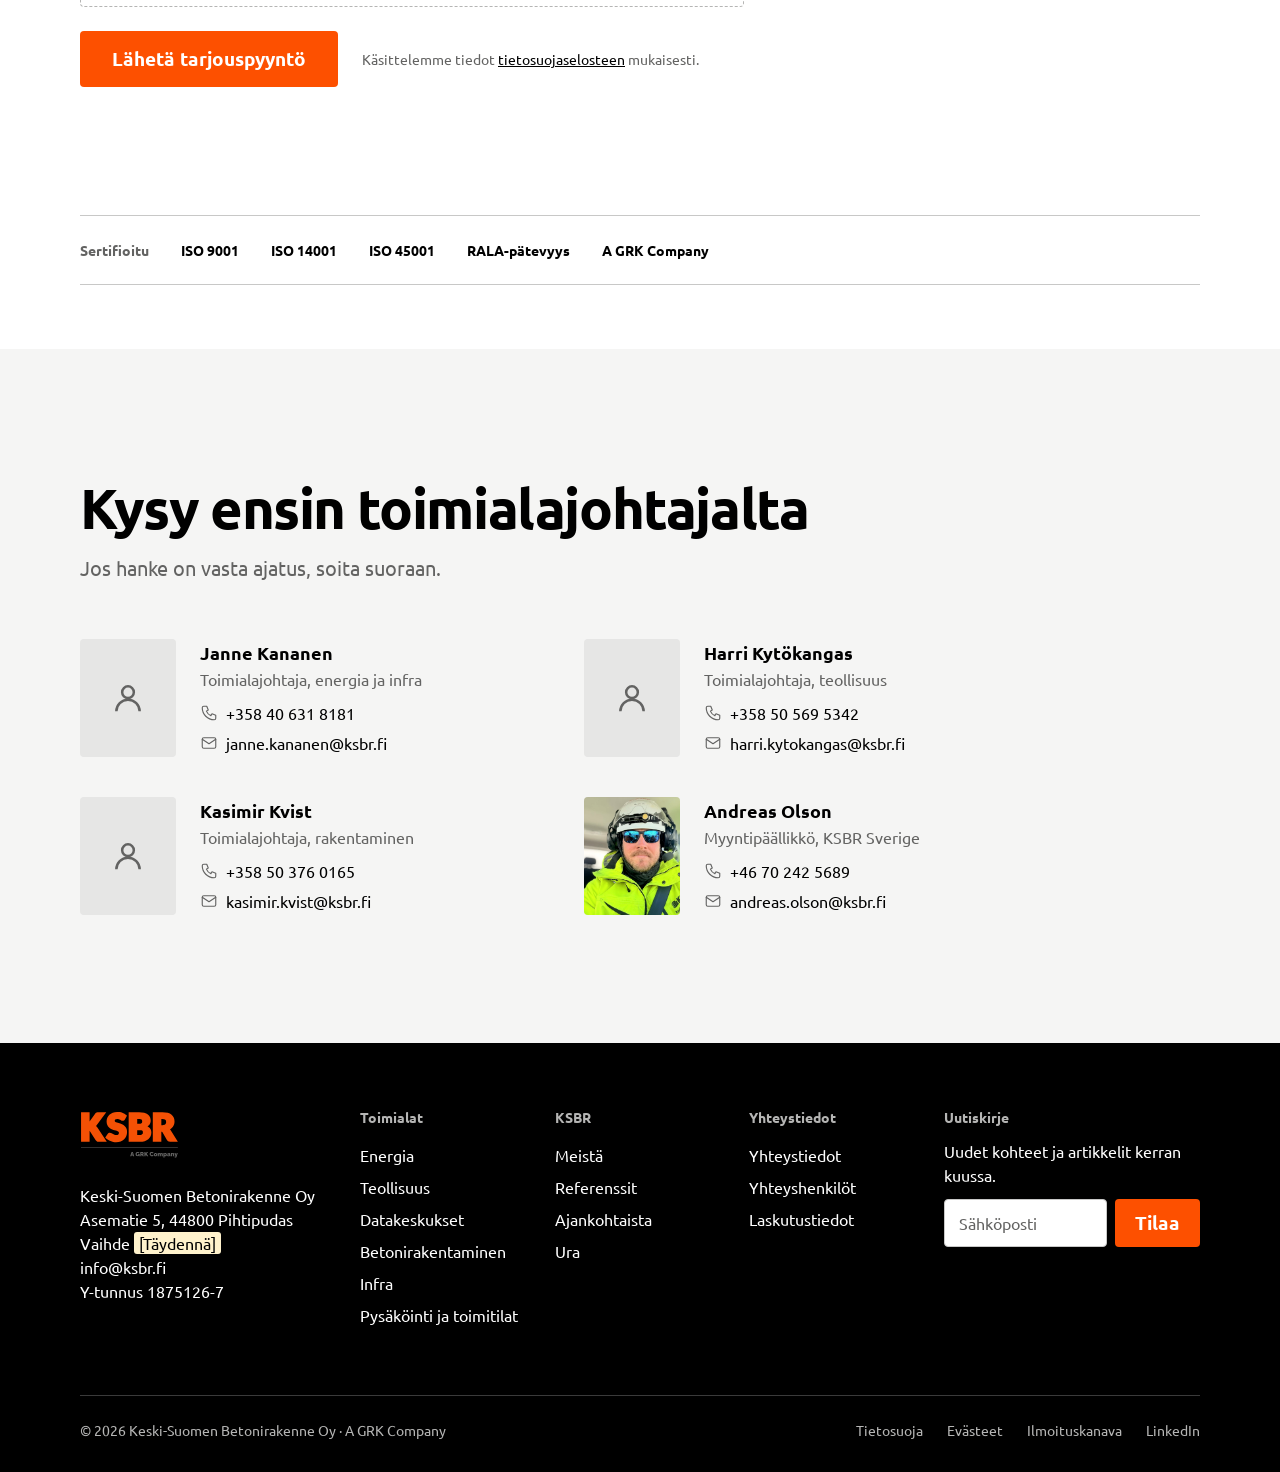
<file: tarjouspyynto.html>
<!doctype html>
<html lang="fi">
<head>
<meta charset="utf-8">
<meta name="viewport" content="width=device-width, initial-scale=1">
<meta name="robots" content="noindex, nofollow">
<title>Tarjouspyyntö · KSBR (prototyyppi)</title>

<link rel="stylesheet" href="css/tokens.css">
<link rel="stylesheet" href="css/bundle.css">
</head>
<body>


<link rel="stylesheet" href="https://fonts.googleapis.com/css2?family=Ubuntu:ital,wght@0,300;0,400;0,500;0,700;1,400&amp;display=swap">
<style>
body{margin:0;background:#fff}
a{color:#000000}a:hover{color:#fd5000}
.page-head{padding:24px 80px 64px;display:grid;gap:20px;max-width:880px}
.page-head .b-lead{margin:0}
.p-tag{margin:2px 0 0;font-size:14px;line-height:20px;font-weight:500;color:#636362}
.b-footer__top{grid-template-columns:3fr 2fr 2fr 2fr 3fr}
.offer-grid{display:grid;grid-template-columns:8fr 4fr;gap:80px;align-items:start}
.b-form{grid-template-columns:repeat(2,minmax(0,1fr))}
.form-sub{grid-column:1/-1;margin:24px 0 0;padding-top:24px;border-top:1px solid #c8c8c7;font-size:20px;line-height:28px;font-weight:700}
.form-sub span{font-weight:400;color:#636362;font-size:16px}
.drop{display:grid;place-items:center;gap:4px;padding:32px;border:1px dashed #b5b5b4;border-radius:4px;text-align:center;font-size:16px;line-height:24px;color:#636362}
.drop b{color:#000}
.aside{display:grid;gap:32px;padding:32px;background:#fdf5ee;border-radius:4px;position:sticky;top:24px}
.aside .b-person__img{background:#fff}
.aside h2{margin:0;font-size:20px;line-height:28px;font-weight:700}
.next{display:grid;gap:16px;margin:0;padding:0;list-style:none}
.next li{display:grid;grid-template-columns:32px 1fr;gap:8px;font-size:16px;line-height:24px}
.next li b{font-size:20px;line-height:24px;color:var(--ink)}
.trust{display:flex;flex-wrap:wrap;align-items:center;gap:12px 32px;padding:24px 0;border-top:1px solid #c8c8c7;border-bottom:1px solid #c8c8c7;font-size:14px;line-height:20px}
.trust span:first-child{color:#636362;font-weight:700}
.trust span{font-weight:700}
@media (max-width:900px){
.b-footer__top{grid-template-columns:1fr}
.page-head{padding:24px 20px 48px}
.offer-grid,.b-form,.b-people--2{grid-template-columns:1fr;gap:32px}
.aside{position:static}
}

/* ---- hi-fi ---- */
.hf img{filter:saturate(.9) contrast(1.05)}
.hf-sec{padding:128px 80px}
.hf-h2{margin:0;font:700 56px/60px var(--font-head);letter-spacing:-.025em;text-wrap:balance}
.hf-lead{margin:20px 0 0;max-width:62ch;font:400 20px/30px var(--font-sans);color:var(--ink-2)}
.hf-eyebrow{margin:0 0 16px;font:700 13px/20px var(--font-head);letter-spacing:.12em;text-transform:uppercase;color:var(--ink-2)}
.hf-hero{position:relative;min-height:820px;display:grid;align-content:end;color:#fff;overflow:hidden;background:#111}
.hf-hero>img{position:absolute;inset:0;width:100%;height:100%;object-fit:cover}
.hf-hero::after{content:"";position:absolute;inset:0;background:linear-gradient(180deg,rgba(0,0,0,.2) 0%,rgba(0,0,0,0) 28%,rgba(0,0,0,.78) 100%),linear-gradient(90deg,rgba(0,0,0,.72) 0%,rgba(0,0,0,.35) 45%,rgba(0,0,0,0) 70%)}
.hf-hero__text{position:relative;z-index:1;padding:0 80px 160px;max-width:1100px}
.hf-hero .hf-eyebrow{color:#fff;opacity:.85}
.hf-hero h1{margin:0;font:700 112px/108px var(--font-head);letter-spacing:-.04em}
.hf-hero h1 span{display:block;color:var(--accent)}
.hf-hero p.lead{margin:32px 0 0;max-width:46ch;font:400 22px/32px var(--font-sans);color:#e8e8e7}
.hf-hero .acts{display:flex;flex-wrap:wrap;align-items:center;gap:16px 32px;margin-top:40px}
.hf-hero .acts .b-link{color:#fff}
.hf-hero__note{position:absolute;z-index:1;right:80px;top:24px;font-size:12px;line-height:16px;color:rgba(255,255,255,.6)}
.hf-tasks{position:relative;z-index:2;display:grid;grid-template-columns:repeat(4,minmax(0,1fr));margin:-72px 80px 0;background:#fff;box-shadow:0 24px 48px -24px rgba(0,0,0,.35)}
.hf-task{display:grid;grid-template-columns:28px 1fr 12px;gap:16px;align-items:center;padding:28px;text-decoration:none;color:var(--ink)}
.hf-task+.hf-task{border-left:1px solid var(--surface)}
.hf-task .b-ico{width:24px;height:24px;color:var(--ink)}
.hf-task b{display:block;font:700 18px/24px var(--font-head)}
.hf-task small{display:block;font-size:14px;line-height:20px;color:var(--ink-2)}
.hf-task::after{content:"";width:8px;height:8px;border:solid var(--ink);border-width:2px 2px 0 0;transform:rotate(45deg)}
.hf-task:hover b{text-decoration:underline;text-underline-offset:4px}
.hf-ind{display:grid;grid-template-columns:repeat(5,minmax(0,1fr));gap:24px;margin-top:64px}
.hf-indcard{display:grid;grid-template-rows:auto auto auto 1fr auto;gap:12px;text-decoration:none;color:var(--ink)}
.hf-indcard .ph{position:relative;aspect-ratio:3/4;overflow:hidden;margin-bottom:12px}
.hf-indcard .ph img{position:absolute;inset:0;width:100%;height:100%;object-fit:cover}
.hf-oldico{width:64px;height:64px;margin:-4px 0 0 -6px;filter:none!important}
.hf-indcard h3{margin:0;font:700 24px/30px var(--font-head);letter-spacing:-.01em}
.hf-indcard p{margin:0;font-size:16px;line-height:24px;color:var(--ink-2)}
.hf-indcard .b-link{align-self:end;justify-self:start;font-size:16px}
.hf-indcard:hover h3{text-decoration:underline;text-underline-offset:5px;text-decoration-thickness:2px}
.hf-ico{width:44px;height:44px;fill:none;stroke:var(--ink);stroke-width:1.75;stroke-linecap:round;stroke-linejoin:round}
.hf-ico .a{stroke:var(--accent)}
.hf-indfoot{display:flex;gap:16px 40px;margin-top:48px;padding-top:24px;border-top:1px solid var(--line)}
.hf-band{position:relative;min-height:640px;display:grid;align-content:end;overflow:hidden;color:#fff}
.hf-band>img{position:absolute;inset:0;width:100%;height:100%;object-fit:cover}
.hf-band::after{content:"";position:absolute;inset:0;background:linear-gradient(0deg,rgba(0,0,0,.82) 0%,rgba(0,0,0,.35) 50%,rgba(0,0,0,0) 75%),linear-gradient(90deg,rgba(0,0,0,.5) 0%,rgba(0,0,0,0) 60%)}
.hf-band__text{position:relative;z-index:1;padding:0 80px 72px;max-width:900px}
.hf-band .hf-eyebrow{color:#fff;opacity:.85}
.hf-band h2{margin:0;font:700 48px/54px var(--font-head);letter-spacing:-.02em}
.hf-band .b-link{margin-top:24px;color:#fff;display:inline-block}
.hf-why{background:#000;color:#fff}
.hf-why .hf-h2{color:#fff}
.hf-why .hf-lead{color:var(--on-dark)}
.hf-nums{display:grid;grid-template-columns:repeat(3,minmax(0,1fr));gap:48px;margin-top:80px}
.hf-num b{display:block;font:700 144px/1 var(--font-head);letter-spacing:-.05em;color:var(--accent);font-variant-numeric:lining-nums tabular-nums}
.hf-num small{display:block;margin-top:16px;padding-bottom:28px;border-bottom:1px solid var(--on-dark-line);font:500 18px/26px var(--font-sans);color:var(--on-dark)}
.hf-num small em{font-style:normal;font-weight:700;color:#fff;margin-right:6px}
.hf-num h3{margin:28px 0 8px;font:700 24px/32px var(--font-head)}
.hf-num p{margin:0;font-size:16px;line-height:24px;color:var(--on-dark)}
.hf-certs{display:flex;flex-wrap:wrap;gap:12px 32px;margin-top:80px;padding-top:24px;border-top:1px solid var(--on-dark-line);font:700 14px/20px var(--font-sans)}
.hf-certs span:first-child{color:var(--on-dark-muted);letter-spacing:.1em;text-transform:uppercase}
.hf-cards{display:grid;grid-template-columns:repeat(3,minmax(0,1fr));gap:24px;margin-top:56px}
.hf-card{display:grid;gap:12px;align-content:start;text-decoration:none;color:var(--ink)}
.hf-card .ph{position:relative;aspect-ratio:4/3;overflow:hidden;margin-bottom:8px}
.hf-card .ph img{position:absolute;inset:0;width:100%;height:100%;object-fit:cover}
.hf-card .meta{margin:0;font-size:14px;line-height:20px;color:var(--ink-2)}
.hf-card h3{margin:0;font:700 24px/30px var(--font-head);letter-spacing:-.01em}
.hf-card p{margin:0;font-size:16px;line-height:24px;color:var(--ink-2)}
.hf-card:hover h3{text-decoration:underline;text-underline-offset:5px;text-decoration-thickness:2px}
.hf-headrow{display:flex;justify-content:space-between;align-items:end;gap:32px}
.hf-edge{display:grid;grid-template-columns:1fr 1fr;min-height:640px}
.hf-edge .ph{position:relative;overflow:hidden}
.hf-edge .ph img{position:absolute;inset:0;width:100%;height:100%;object-fit:cover}
.hf-edge .tx{display:grid;align-content:center;gap:0;padding:96px 80px}
.hf-edge--tint .tx{background:var(--tint)}
.hf-edge .acts{display:flex;flex-wrap:wrap;gap:16px 32px;margin-top:40px;align-items:center}
.hf-edge blockquote{margin:48px 0 0;padding-top:28px;border-top:1px solid var(--line);font:700 22px/32px var(--font-head)}
.hf-edge cite{display:block;margin-top:8px;font:400 16px/24px var(--font-sans);color:var(--ink-2)}
.hf-news{display:grid;grid-template-columns:repeat(3,minmax(0,1fr));gap:24px;margin-top:56px}
.hf-news a{display:grid;grid-template-rows:auto auto 1fr auto;gap:12px;text-decoration:none;color:var(--ink)}
.hf-news .ph{position:relative;aspect-ratio:16/10;overflow:hidden;margin-bottom:8px}
.hf-news .ph img{position:absolute;inset:0;width:100%;height:100%;object-fit:cover}
.hf-news time{font-size:14px;line-height:20px;color:var(--ink-2)}
.hf-news h3{margin:0;font:700 22px/30px var(--font-head)}
.hf-news .b-link{align-self:end;justify-self:start}
.hf-news a:hover h3{text-decoration:underline;text-underline-offset:4px}
.hf-letter{display:grid;grid-template-columns:5fr 7fr;gap:48px;align-items:center;margin-top:72px;padding:40px;background:#fff}
.hf-letter h3{margin:0;font:700 26px/32px var(--font-head)}
.hf-letter p{margin:6px 0 0;color:var(--ink-2)}
.hf-letter form{display:flex;gap:8px}.hf-letter .b-input{flex:1}
.hf-steps{display:grid;grid-template-columns:repeat(5,minmax(0,1fr));gap:20px;margin-top:64px;position:relative}
.hf-step{display:grid;grid-template-rows:auto auto auto 1fr auto;gap:10px;text-decoration:none;color:var(--ink)}
.hf-step .no{display:flex;align-items:center;gap:16px;font:700 56px/1 var(--font-head);letter-spacing:-.03em;color:var(--accent);font-variant-numeric:lining-nums tabular-nums}
.hf-step .no::after{content:"";flex:1;height:1px;background:var(--line)}
.hf-step:last-child .no::after{background:transparent}
.hf-step .ph{position:relative;aspect-ratio:3/4;overflow:hidden;margin:6px 0 10px}
.hf-step .ph img{position:absolute;inset:0;width:100%;height:100%;object-fit:cover}
.hf-step h3{margin:0;font:700 22px/28px var(--font-head)}
.hf-step p{margin:0;font-size:15px;line-height:22px;color:var(--ink-2)}
.hf-step .b-link{align-self:end;justify-self:start;font-size:15px}
.hf-step:hover h3{text-decoration:underline;text-underline-offset:4px}
.hf-herostats{position:relative;z-index:1;display:grid;grid-template-columns:repeat(3,minmax(0,1fr));margin:0 80px;border-top:1px solid rgba(255,255,255,.35)}
.hf-herostats div{padding:28px 0 40px}
.hf-herostats b{display:block;font:700 72px/1 var(--font-head);letter-spacing:-.04em;color:var(--accent)}
.hf-herostats small{display:block;margin-top:10px;font:500 16px/24px var(--font-sans);color:#e8e8e7}
.hf-herostats small em{font-style:normal;font-weight:700;color:#fff;margin-right:6px}
.hf-usp{display:grid;grid-template-columns:repeat(3,minmax(0,1fr));gap:48px;margin-top:64px}
.hf-usp div{padding-top:28px;border-top:1px solid var(--on-dark-line)}
.hf-usp h3{margin:0 0 12px;font:700 28px/34px var(--font-head);letter-spacing:-.01em;color:#fff}
.hf-usp p{margin:0;font-size:17px;line-height:26px;color:var(--on-dark)}
@media (max-width:900px){
.hf-sec{padding:72px 20px}.hf-h2{font-size:34px;line-height:40px}
.hf-hero{min-height:640px}.hf-hero__text{padding:0 20px 120px}.hf-hero h1{font-size:52px;line-height:50px}
.hf-tasks{grid-template-columns:1fr;margin:-48px 20px 0}.hf-task+.hf-task{border-left:0;border-top:1px solid var(--surface)}
.hf-ind,.hf-nums,.hf-cards,.hf-news,.hf-letter,.hf-edge,.hf-steps,.hf-usp,.hf-herostats{grid-template-columns:1fr}
.hf-ind{grid-template-columns:1fr 1fr}
.hf-num b{font-size:88px}.hf-edge .tx{padding:56px 20px}.hf-band__text{padding:0 20px 48px}.hf-band h2{font-size:30px;line-height:36px}
.hf-herostats{margin:0 20px}.hf-herostats b{font-size:48px}
}

/* ---- hi-fi: yleiset sivut ---- */
.hf .b-section{padding:128px 80px}
.hf .b-section--tight{padding-top:64px;padding-bottom:64px}
.hf .b-h1{font-size:80px;line-height:84px;letter-spacing:-.035em}
.hf .b-h2{font-size:56px;line-height:60px;letter-spacing:-.025em;text-wrap:balance}
.hf .b-head .b-body{font-size:20px;line-height:30px}
.hf .b-head{margin-bottom:56px}
.hf .b-lead{font-size:22px;line-height:32px}
.hf .b-why__num,.hf .why-num{font-size:120px;line-height:1;letter-spacing:-.05em;color:var(--accent)}
.hf .b-chain__no{font-size:56px;line-height:1;letter-spacing:-.03em;color:var(--accent)}
.hf .b-case h3{font-size:22px;line-height:28px}
.hf .b-case:hover h3,.hf .b-industry:hover h3{text-decoration:underline;text-underline-offset:5px;text-decoration-thickness:2px}
.hf-hero--page{min-height:760px}
.hf-hero--page .hf-hero__text{display:grid;gap:20px;padding-bottom:104px;max-width:1000px}
.hf-hero--page h1,.hf-hero--page .b-h1{margin:0;color:#fff;font:700 80px/84px var(--font-head);letter-spacing:-.035em;max-width:16ch;text-wrap:balance}
.hf-hero--page .b-lead{margin:0;color:#e8e8e7;max-width:48ch}
.hf-hero--page .b-eyebrow{color:#fff;opacity:.85}
.hf-hero--page a:not(.b-btn){color:#fff}
.hf-hero--page .tag{background:transparent;color:#fff;border-color:rgba(255,255,255,.55)}
.hf-hero--page .quick a{text-decoration-color:rgba(255,255,255,.5)}
.hf-hero--page .recruiter-mini{border-color:rgba(255,255,255,.3);color:#fff}
.hf-hero--page .recruiter-mini b{color:#d0d0cf}
.hf-hero--page .recruiter-mini .b-ico{color:#fff}
@media (max-width:900px){
.hf .b-section{padding:72px 20px}.hf .b-h2{font-size:34px;line-height:40px}.hf .b-h1{font-size:44px;line-height:48px}
.hf-hero--page{min-height:600px}.hf-hero--page h1,.hf-hero--page .b-h1{font-size:44px;line-height:48px}.hf-hero--page .hf-hero__text{padding:0 20px 72px}
.hf .b-why__num,.hf .why-num{font-size:72px}
}

/* ---- audit-korjaukset ---- */
.hf-skip{position:absolute;left:16px;top:-80px;z-index:100;padding:12px 16px;background:var(--ink);color:#fff;font:700 16px/24px var(--font-sans);text-decoration:none}
.hf-skip:focus{top:16px;color:#fff}
.hf :focus-visible{outline:3px solid var(--accent);outline-offset:3px}
.hf .b-btn:focus-visible{outline:3px solid var(--ink);outline-offset:2px;box-shadow:0 0 0 2px #fff}
.hf .b-footer h2.hf-fh{margin:0 0 12px;font-size:14px;line-height:20px;font-weight:700;color:var(--on-dark-muted)}
.hf .sr-only{position:absolute;width:1px;height:1px;overflow:hidden;clip:rect(0 0 0 0);white-space:nowrap}
.hf h3 .b-gap,.hf .b-person__name .b-gap{font-size:.75em;font-weight:500}
.hf .b-step::before{font-size:48px;line-height:1;letter-spacing:-.03em}
.hf-hero::after{background:linear-gradient(0deg,rgba(0,0,0,.52) 0%,rgba(0,0,0,0) 40%),linear-gradient(90deg,rgba(0,0,0,.68) 0%,rgba(0,0,0,.55) 38%,rgba(0,0,0,.16) 60%,rgba(0,0,0,0) 74%)}
.hf-hero .lead,.hf-hero--page .b-lead{max-width:40ch}
.hf-menu{display:none;align-items:center;gap:8px;min-height:44px;padding:0 12px;border:1px solid var(--line);border-radius:4px;background:#fff;font:700 15px/20px var(--font-sans);color:var(--ink)}
.hf-menu i{display:block;width:18px;height:2px;background:currentColor;box-shadow:0 6px 0 currentColor,0 -6px 0 currentColor}
.hf .hf-hero h1,.hf .hf-hero--page h1{hyphens:auto;overflow-wrap:anywhere}
@media (max-width:1200px){.hf-ind,.hf-steps{grid-template-columns:repeat(3,minmax(0,1fr))}}
@media (max-width:900px){
.hf .b-nav__menu,.hf .b-nav__util{display:none}.hf-menu{display:inline-flex;margin-left:auto}
.hf .hf-hero h1,.hf .hf-hero--page h1{font-size:clamp(34px,9vw,52px);line-height:1.08}
.hf-ind,.hf-steps{grid-template-columns:1fr 1fr}
}

/* ---- audit-kierros-3 ---- */
.hf .hf-hero h1,.hf .hf-hero--page h1{hyphens:manual;overflow-wrap:normal}
.hf-hero--page h1,.hf-hero--page .b-h1{max-width:20ch}
.hf-hero--page .b-lead{font:400 20px/30px var(--font-sans);max-width:44ch}
.hf-hero--tv h1{font-size:clamp(34px,5vw,64px)!important;line-height:1.06!important;max-width:16ch}
.hf-hero>img{object-position:var(--pos,center)}
.b-nav__menu.is-open{display:grid!important;position:absolute;left:0;right:0;top:100%;z-index:50;gap:0;padding:8px 20px 24px;background:#fff;box-shadow:0 24px 32px -24px rgba(0,0,0,.4)}
.b-nav__menu.is-open .b-nav__item{padding:16px 0;border-bottom:1px solid var(--surface);font-size:18px}
.hf .b-nav__bar{position:relative}
@media (max-width:900px){
.hf-hero::after{background:linear-gradient(0deg,rgba(0,0,0,.74) 0%,rgba(0,0,0,.6) 50%,rgba(0,0,0,.24) 85%,rgba(0,0,0,.1) 100%)}
.hf-hero>img{object-position:70% 20%}
}
@media (max-width:600px){.hf .hf-hero h1,.hf .hf-hero--page h1{overflow-wrap:anywhere}}

/* ---- audit-kierros-4 ---- */
@media (max-width:600px){.hf-ind>:last-child:nth-child(odd){grid-column:1/-1}}
.hf .b-link{white-space:nowrap}
.hf-indfoot{flex-wrap:wrap}
.b-nav__menu .hf-langs{display:none}
.b-nav__menu.is-open .hf-langs{display:flex;gap:20px;align-items:center;padding:20px 0 4px;font-size:15px}
.b-nav__menu.is-open .hf-langs a{min-height:44px;display:inline-flex;align-items:center;text-decoration:none;color:var(--ink)}
.b-nav__menu.is-open .hf-langs a[aria-current]{font-weight:700;text-decoration:underline;text-underline-offset:4px}
.b-nav__menu.is-open .hf-langs .grk{margin-left:auto;color:var(--ink-2)}
body.menu-open{overflow:hidden}
@media (max-width:600px){
.hf-headrow{flex-direction:column;align-items:flex-start;gap:16px}
.hf-hero--tv .hf-hero__text{padding-top:56px}
.hf-herostats{grid-template-columns:repeat(3,minmax(0,1fr))!important;margin:0 20px;gap:12px}
.hf-herostats div{padding:20px 0 28px}
.hf-herostats b{font-size:34px}
.hf-herostats small{font-size:13px;line-height:18px}
.hf-steps{grid-template-columns:1fr!important}
.hf-step .ph{aspect-ratio:16/9}
.hf .b-media:not(:has(img)){aspect-ratio:16/9;min-height:0}
}
</style>

<div class="b-root hf" style="width: 100%;">
<a class="hf-skip" href="#sisalto">Siirry sisältöön</a>

<header class="b-nav">
  <div class="b-nav__util"><a href="https://grk.fi">A GRK Company</a><a href="#" data-proto-missing aria-current="true">FI</a><a href="#" data-proto-missing>EN</a><a href="#" data-proto-missing>SV</a></div>
  <div class="b-nav__bar">
    <img fetchpriority="high" class="b-nav__logo" src="img/ksbr-logo.svg" alt="KSBR – A GRK Company">
    <nav class="b-nav__menu" id="paavalikko" aria-label="Päävalikko">
      <a class="b-nav__item b-nav__item--menu" href="index.html#toimialat">Toimialat</a>
      <a class="b-nav__item" href="referenssit.html">Referenssit</a>
      <a class="b-nav__item" href="#" data-proto-missing>Ajankohtaista</a>
      <a class="b-nav__item b-nav__item--menu" href="ura.html">Ura</a>
      <a class="b-nav__item b-nav__item--menu" href="index.html">KSBR</a>
      <a class="b-nav__item b-nav__item--menu" href="yhteystiedot.html" aria-current="page">Yhteystiedot</a>
      <div class="hf-langs"><a href="#" data-proto-missing aria-current="page" lang="fi">FI</a><a href="#" data-proto-missing hreflang="en" lang="en">EN</a><a href="#" data-proto-missing hreflang="sv" lang="sv">SV</a><a class="grk" href="https://grk.fi">A GRK Company</a></div>
    </nav>
    <button class="hf-menu" type="button" aria-expanded="false" aria-controls="paavalikko"><i aria-hidden="true"></i>Valikko</button>
    <a class="b-nav__search" href="index.html" aria-label="Haku"><svg class="b-ico" viewBox="0 0 24 24" aria-hidden="true"><circle cx="11" cy="11" r="7"></circle><path d="m20 20-4-4"></path></svg></a>
  </div>
</header>
<ol class="b-crumbs"><li><a href="index.html">Etusivu</a></li><li><a href="yhteystiedot.html">Yhteystiedot</a></li><li aria-current="page">Tarjouspyyntö</li></ol>
<main id="sisalto">

<header class="page-head">
  <h1 class="b-h1">Lähetä tarjouspyyntö</h1>
  <p class="b-lead">Kerro hankkeesta, niin oikean toimialan asiantuntija ottaa yhteyttä. Voit myös lähettää asiakirjat suoraan: <a href="mailto:tarjouslaskenta@ksbr.fi">tarjouslaskenta@ksbr.fi</a></p>
</header>

<section class="b-section" style="padding-top: 0;"><div class="b-inner offer-grid">
  <form class="b-form">
    <div class="b-field b-field--full"><label for="tp-toimiala">Toimiala *</label><select class="b-select" id="tp-toimiala"><option>Energia</option><option>Teollisuus</option><option>Datakeskukset</option><option>Betonirakentaminen</option><option>Infra</option><option>Pysäköinti ja toimitilat</option><option>En tiedä</option></select><small>Valittu valmiiksi, kun tulet toimialasivulta.</small></div>
    <div class="b-field b-field--full"><label for="tp-kuvaus">Hankkeen kuvaus *</label><textarea class="b-textarea" id="tp-kuvaus" placeholder="Mitä rakennetaan, laajuus ja tärkeimmät reunaehdot"></textarea></div>
    <div class="b-field b-field--full"><label for="tp-sijainti">Sijainti *</label><input class="b-input" id="tp-sijainti" type="text" placeholder="Paikkakunta"></div>
    <div class="b-field"><label for="tp-nimi">Nimi *</label><input class="b-input" id="tp-nimi" type="text"></div>
    <div class="b-field"><label for="tp-yritys">Yritys *</label><input class="b-input" id="tp-yritys" type="text"></div>
    <div class="b-field"><label for="tp-email">Sähköposti *</label><input class="b-input" id="tp-email" type="email"></div>
    <div class="b-field"><label for="tp-puh">Puhelin</label><input class="b-input" id="tp-puh" type="tel"></div>
    <p class="form-sub">Lisätiedot <span>(vapaaehtoinen)</span></p>
    <div class="b-field"><label for="tp-vaihe">Hankkeen vaihe</label><select class="b-select" id="tp-vaihe"><option>Valitse</option><option>Suunnittelu</option><option>Tarjousvaihe</option><option>Toteutus</option></select></div>
    <div class="b-field"><label for="tp-malli">Toteutusmalli</label><select class="b-select" id="tp-malli"><option>En tiedä vielä</option><option>Kokonaisurakka</option><option>KVR</option><option>SR</option><option>BoP</option></select></div>
    <div class="b-field b-field--full"><label for="tp-aika">Aikataulu</label><input class="b-input" id="tp-aika" type="text" placeholder="Esim. rakentaminen alkaa keväällä 2027"></div>
    <div class="b-field b-field--full"><label>Liitteet</label><div class="drop"><b>Vedä tiedostot tähän tai valitse tiedostot</b>Piirustukset, asiakirjat ja tarjouspyyntöpaketit, <mark class="b-gap">[Päätä: kokoraja]</mark></div></div>
    <div class="b-form__foot"><button class="b-btn" type="button">Lähetä tarjouspyyntö</button><span class="b-small">Käsittelemme tiedot <a href="#" data-proto-missing>tietosuojaselosteen</a> mukaisesti.</span></div>
  </form>
  <aside class="aside">
    <div class="b-person"><div class="b-person__img" aria-hidden="true"><svg viewBox="0 0 24 24"><circle cx="12" cy="8.5" r="3.5"></circle><path d="M5 20a7 7 0 0 1 14 0"></path></svg></div><div><p class="b-person__name"><mark class="b-gap">[tarjouksista vastaava]</mark></p><p class="b-person__role">Tarjouslaskenta</p><p class="b-person__ch"><a href="#" data-proto-missing><svg class="b-ico" viewBox="0 0 24 24" aria-hidden="true"><path d="M5 3h4l2 5-2.5 1.5a11 11 0 0 0 6 6L16 13l5 2v4a2 2 0 0 1-2 2A16 16 0 0 1 3 5a2 2 0 0 1 2-2"></path></svg><mark class="b-gap">[Täydennä]</mark></a><a href="mailto:tarjouslaskenta@ksbr.fi"><svg class="b-ico" viewBox="0 0 24 24" aria-hidden="true"><rect x="3" y="5" width="18" height="14" rx="2"></rect><path d="m3 7 9 6 9-6"></path></svg>tarjouslaskenta@ksbr.fi</a></p></div></div>
    <div><h2>Mitä tapahtuu seuraavaksi</h2></div>
    <ol class="next"><li><b>1</b><span>Saat vahvistuksen sähköpostiisi.</span></li><li><b>2</b><span>Toimialan asiantuntija ottaa yhteyttä <mark class="b-gap">[Päätä: aika]</mark>.</span></li><li><b>3</b><span>Sovimme tarjouksesta tai tapaamisesta.</span></li></ol>
  </aside>
</div></section>

<section class="b-section b-section--tight" style="padding-top: 0;"><div class="b-inner"><div class="trust"><span>Sertifioitu</span><span>ISO 9001</span><span>ISO 14001</span><span>ISO 45001</span><span>RALA-pätevyys</span><span>A GRK Company</span></div></div></section>

<section class="b-section b-section--gray" id="yhteyshenkilot"><div class="b-inner">
  <div class="b-head"><h2 class="b-h2">Kysy ensin toimialajohtajalta</h2><p class="b-body">Jos hanke on vasta ajatus, soita suoraan.</p></div>
  <div class="b-people b-people--2">
    <div class="b-person" id="janne-kananen"><div class="b-person__img" aria-hidden="true"><svg viewBox="0 0 24 24"><circle cx="12" cy="8.5" r="3.5"></circle><path d="M5 20a7 7 0 0 1 14 0"></path></svg></div><div><p class="b-person__name">Janne Kananen</p><p class="b-person__role">Toimialajohtaja, energia ja infra</p><p class="b-person__ch"><a href="tel:+358406318181"><svg class="b-ico" viewBox="0 0 24 24" aria-hidden="true"><path d="M5 3h4l2 5-2.5 1.5a11 11 0 0 0 6 6L16 13l5 2v4a2 2 0 0 1-2 2A16 16 0 0 1 3 5a2 2 0 0 1 2-2"></path></svg>+358 40 631 8181</a><a href="mailto:janne.kananen@ksbr.fi"><svg class="b-ico" viewBox="0 0 24 24" aria-hidden="true"><rect x="3" y="5" width="18" height="14" rx="2"></rect><path d="m3 7 9 6 9-6"></path></svg>janne.kananen@ksbr.fi</a></p></div></div>
    <div class="b-person" id="harri-kytokangas"><div class="b-person__img" aria-hidden="true"><svg viewBox="0 0 24 24"><circle cx="12" cy="8.5" r="3.5"></circle><path d="M5 20a7 7 0 0 1 14 0"></path></svg></div><div><p class="b-person__name">Harri Kytökangas</p><p class="b-person__role">Toimialajohtaja, teollisuus</p><p class="b-person__ch"><a href="tel:+358505695342"><svg class="b-ico" viewBox="0 0 24 24" aria-hidden="true"><path d="M5 3h4l2 5-2.5 1.5a11 11 0 0 0 6 6L16 13l5 2v4a2 2 0 0 1-2 2A16 16 0 0 1 3 5a2 2 0 0 1 2-2"></path></svg>+358 50 569 5342</a><a href="mailto:harri.kytokangas@ksbr.fi"><svg class="b-ico" viewBox="0 0 24 24" aria-hidden="true"><rect x="3" y="5" width="18" height="14" rx="2"></rect><path d="m3 7 9 6 9-6"></path></svg>harri.kytokangas@ksbr.fi</a></p></div></div>
    <div class="b-person" id="kasimir-kvist"><div class="b-person__img" aria-hidden="true"><svg viewBox="0 0 24 24"><circle cx="12" cy="8.5" r="3.5"></circle><path d="M5 20a7 7 0 0 1 14 0"></path></svg></div><div><p class="b-person__name">Kasimir Kvist</p><p class="b-person__role">Toimialajohtaja, rakentaminen</p><p class="b-person__ch"><a href="tel:+358503760165"><svg class="b-ico" viewBox="0 0 24 24" aria-hidden="true"><path d="M5 3h4l2 5-2.5 1.5a11 11 0 0 0 6 6L16 13l5 2v4a2 2 0 0 1-2 2A16 16 0 0 1 3 5a2 2 0 0 1 2-2"></path></svg>+358 50 376 0165</a><a href="mailto:kasimir.kvist@ksbr.fi"><svg class="b-ico" viewBox="0 0 24 24" aria-hidden="true"><rect x="3" y="5" width="18" height="14" rx="2"></rect><path d="m3 7 9 6 9-6"></path></svg>kasimir.kvist@ksbr.fi</a></p></div></div>
    <div class="b-person" id="andreas-olson"><div class="b-person__img" aria-hidden="true"><img loading="lazy" decoding="async" src="img/Andreas-Olson-autokuva-vaaka.jpg" alt=""></div><div><p class="b-person__name">Andreas Olson</p><p class="b-person__role">Myyntipäällikkö, KSBR Sverige</p><p class="b-person__ch"><a href="tel:+46702425689"><svg class="b-ico" viewBox="0 0 24 24" aria-hidden="true"><path d="M5 3h4l2 5-2.5 1.5a11 11 0 0 0 6 6L16 13l5 2v4a2 2 0 0 1-2 2A16 16 0 0 1 3 5a2 2 0 0 1 2-2"></path></svg>+46 70 242 5689</a><a href="mailto:andreas.olson@ksbr.fi"><svg class="b-ico" viewBox="0 0 24 24" aria-hidden="true"><rect x="3" y="5" width="18" height="14" rx="2"></rect><path d="m3 7 9 6 9-6"></path></svg>andreas.olson@ksbr.fi</a></p></div></div>
  </div>
</div></section>

</main>

<footer class="b-footer"><div class="b-footer__top">
  <div><img loading="lazy" decoding="async" class="b-footer__logo" src="img/ksbr-logo.svg" alt="KSBR – A GRK Company"><address class="b-footer__addr">Keski-Suomen Betonirakenne Oy<br>Asematie 5, 44800 Pihtipudas<br>Vaihde <mark class="b-gap">[Täydennä]</mark><br><a href="mailto:info@ksbr.fi" style="color: #ffffff;">info@ksbr.fi</a><br>Y-tunnus 1875126-7</address></div>
  <div><h2 class="hf-fh">Toimialat</h2><ul><li><a href="tuulivoima.html" style="color: #ffffff;">Energia</a></li><li><a href="teollisuus.html" style="color: #ffffff;">Teollisuus</a></li><li><a href="#" data-proto-missing style="color: #ffffff;">Datakeskukset</a></li><li><a href="betonirakentaminen.html" style="color: #ffffff;">Betonirakentaminen</a></li><li><a href="#" data-proto-missing style="color: #ffffff;">Infra</a></li><li><a href="#" data-proto-missing style="color: #ffffff;">Pysäköinti ja toimitilat</a></li></ul></div>
  <div><h2 class="hf-fh">KSBR</h2><ul><li><a href="meista.html" style="color: #ffffff;">Meistä</a></li><li><a href="referenssit.html" style="color: #ffffff;">Referenssit</a></li><li><a href="#" data-proto-missing style="color: #ffffff;">Ajankohtaista</a></li><li><a href="ura.html" style="color: #ffffff;">Ura</a></li></ul></div>
  <div><h2 class="hf-fh">Yhteystiedot</h2><ul><li><a href="yhteystiedot.html" style="color: #ffffff;">Yhteystiedot</a></li><li><a href="yhteyshenkilot.html" style="color: #ffffff;">Yhteyshenkilöt</a></li><li><a href="yhteystiedot.html" style="color: #ffffff;">Laskutustiedot</a></li></ul></div>
  <div><h2 class="hf-fh">Uutiskirje</h2><p style="font-size: 16px; line-height: 24px;">Uudet kohteet ja artikkelit kerran kuussa.</p><form class="b-footer__news"><input class="b-input" type="email" placeholder="Sähköposti" aria-label="Sähköposti"><button class="b-btn" type="button">Tilaa</button></form></div>
</div><div class="b-footer__bottom"><span>© 2026 Keski-Suomen Betonirakenne Oy · A GRK Company</span><nav><a href="#" data-proto-missing style="color: #b5b5b4;">Tietosuoja</a><a href="#" data-proto-missing style="color: #b5b5b4;">Evästeet</a><a href="#" data-proto-missing style="color: #b5b5b4;">Ilmoituskanava</a><a href="#" data-proto-missing style="color: #b5b5b4;">LinkedIn</a></nav></div></footer>

<script>(function(){var b=document.querySelector('.hf-menu'),m=document.getElementById('paavalikko');if(!b||!m)return;function set(o){b.setAttribute('aria-expanded',String(o));m.classList.toggle('is-open',o);document.body.classList.toggle('menu-open',o);var mn=document.querySelector('main'),ft=document.querySelector('footer');if(mn)mn.inert=o;if(ft)ft.inert=o;if(o){var f=m.querySelector('a');f&&f.focus()}else b.focus()}b.onclick=function(e){e.stopPropagation();set(b.getAttribute('aria-expanded')!=='true')};document.addEventListener('keydown',function(e){if(e.key==='Escape'&&m.classList.contains('is-open'))set(false)});document.addEventListener('click',function(e){if(m.classList.contains('is-open')&&!m.contains(e.target))set(false)})})();</script>
</div>



<style>
.pt-bar{position:fixed;left:16px;bottom:16px;z-index:9999;font:500 13px/1.2 Ubuntu,system-ui,sans-serif}
.pt-bar>button{display:flex;align-items:center;gap:8px;padding:10px 14px;border:0;border-radius:999px;background:#1d1d1b;color:#fff;cursor:pointer;box-shadow:0 4px 16px rgba(0,0,0,.18);font:inherit}
.pt-bar>button:focus-visible{outline:3px solid #fd5000;outline-offset:2px}
.pt-bar ul{display:none;position:absolute;left:0;bottom:48px;margin:0;padding:8px;list-style:none;min-width:240px;background:#fff;border:1px solid #e6e6e5;border-radius:8px;box-shadow:0 8px 32px rgba(0,0,0,.14)}
.pt-bar.open ul{display:block}
.pt-bar li a{display:block;padding:8px 12px;border-radius:4px;color:#1d1d1b;text-decoration:none}
.pt-bar li a:hover,.pt-bar li a[aria-current]{background:#fdf5ee;color:#000}
.pt-toast{position:fixed;left:50%;bottom:24px;transform:translate(-50%,16px);opacity:0;z-index:9999;padding:12px 18px;border-radius:8px;background:#1d1d1b;color:#fff;font:500 14px/1.3 Ubuntu,system-ui,sans-serif;transition:opacity .2s,transform .3s cubic-bezier(.22,1,.36,1);pointer-events:none}
.pt-toast.on{opacity:1;transform:translate(-50%,0)}
@media print{.pt-bar,.pt-toast{display:none}}
</style>
<nav class="pt-bar" aria-label="Prototyypin sivut"><button type="button" aria-expanded="false">☰ Prototyypin sivut</button><ul><li><a href="index.html">Etusivu</a></li><li><a href="tuulivoima.html">Tuulivoima</a></li><li><a href="teollisuus.html">Teollisuus</a></li><li><a href="betonirakentaminen.html">Betonirakentaminen</a></li><li><a href="referenssit.html">Referenssit</a></li><li><a href="referenssi-lestijarvi.html">Referenssi: Lestijärvi</a></li><li><a href="suunnitteluyhteistyo.html">Suunnitteluyhteistyö</a></li><li><a href="toteutusmallit.html">Toteutusmallit</a></li><li><a href="laatu.html">Laatu ja turvallisuus</a></li><li><a href="meista.html">Meistä</a></li><li><a href="ura.html">Ura</a></li><li><a href="yhteystiedot.html">Yhteystiedot</a></li><li><a href="yhteyshenkilot.html">Yhteyshenkilöt</a></li><li><a href="tarjouspyynto.html" aria-current=page>Tarjouspyyntö</a></li><li><a href="artikkeli-talvibetonointi.html">Artikkeli: Talvibetonointi</a></li></ul></nav>
<div class="pt-toast" role="status" aria-live="polite"></div>
<script>
(()=>{const bar=document.querySelector('.pt-bar'),btn=bar.querySelector('button'),toast=document.querySelector('.pt-toast');let t;
btn.addEventListener('click',()=>{const o=bar.classList.toggle('open');btn.setAttribute('aria-expanded',o)});
document.addEventListener('click',e=>{if(!bar.contains(e.target)){bar.classList.remove('open');btn.setAttribute('aria-expanded','false')}
const a=e.target.closest('a[data-proto-missing]');if(a){e.preventDefault();toast.textContent='Tämä sivu ei ole mukana prototyypissä';toast.classList.add('on');clearTimeout(t);t=setTimeout(()=>toast.classList.remove('on'),2200)}});
document.addEventListener('submit',e=>{e.preventDefault();toast.textContent='Prototyyppi: lomaketta ei lähetetä';toast.classList.add('on');clearTimeout(t);t=setTimeout(()=>toast.classList.remove('on'),2200)});
document.addEventListener('keydown',e=>{if(e.key==='Escape'){bar.classList.remove('open');btn.setAttribute('aria-expanded','false')}});})();
</script>
</body>
</html>
</file>
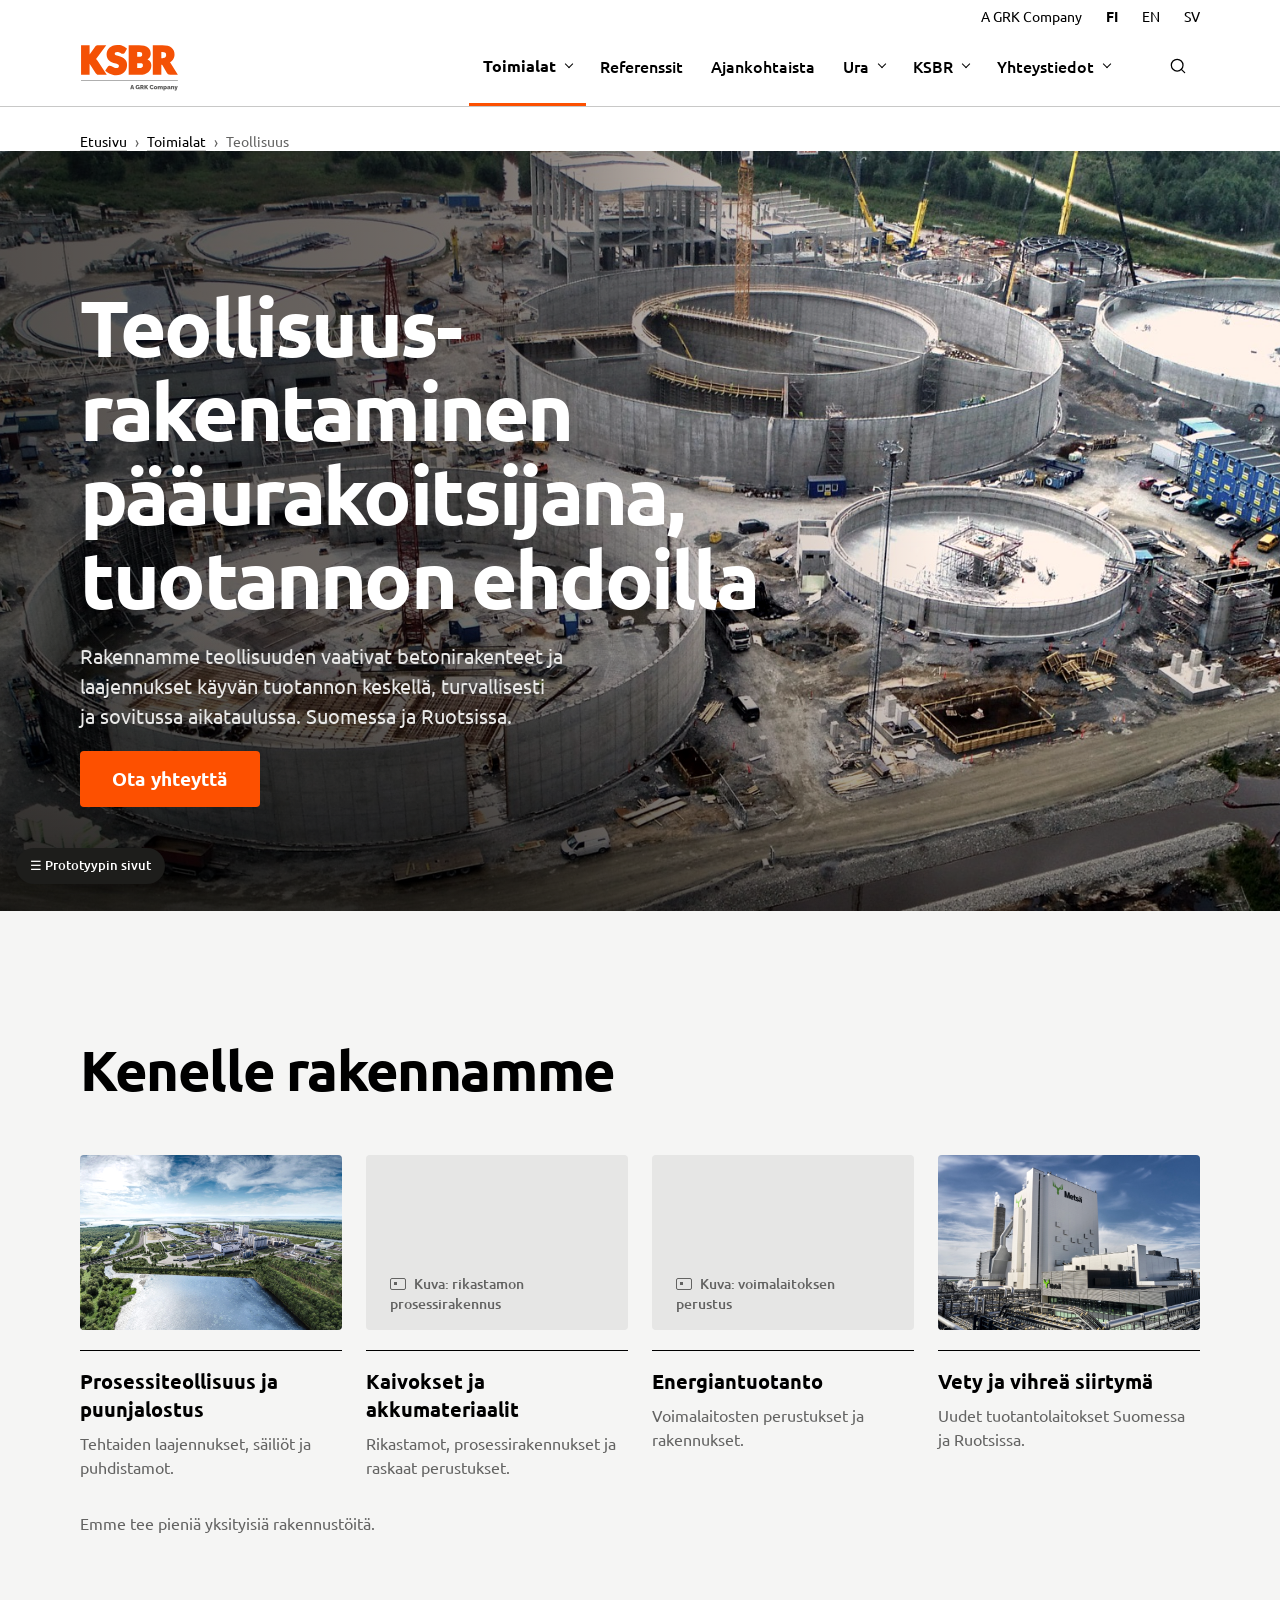
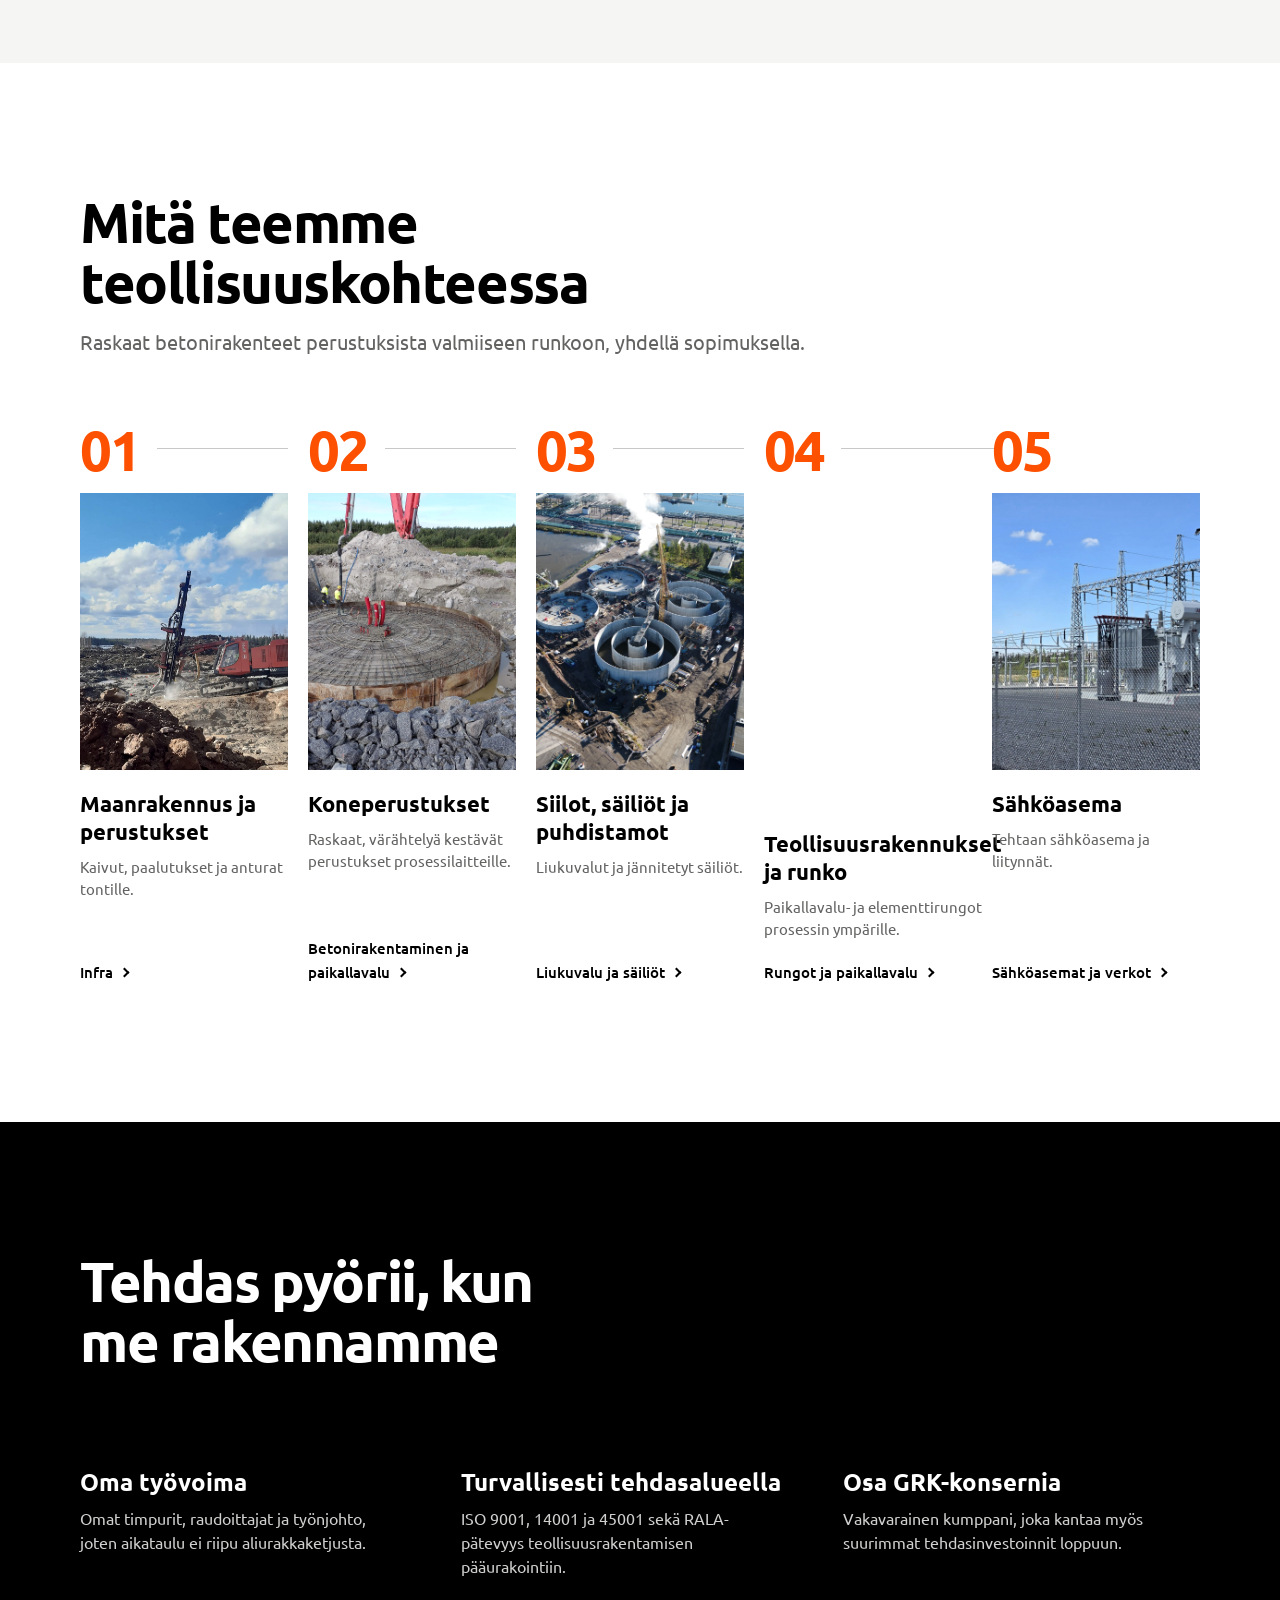
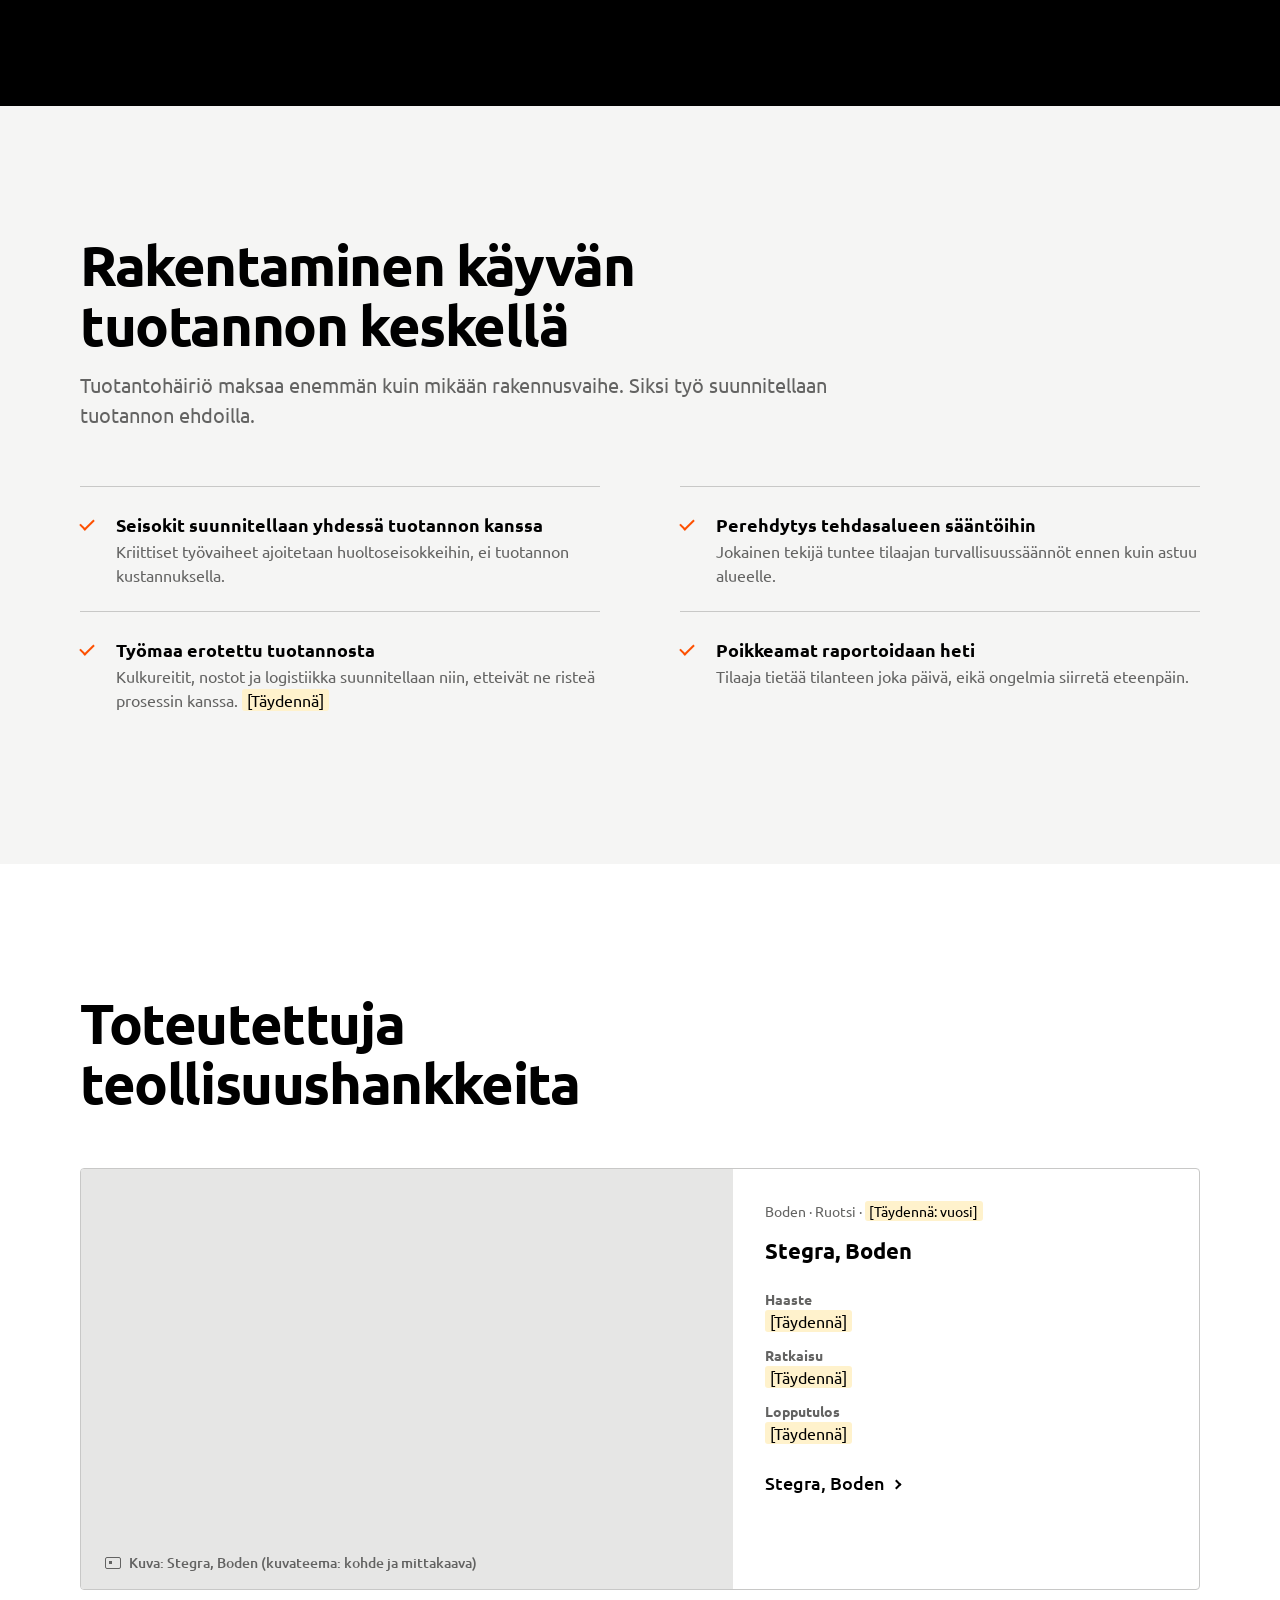
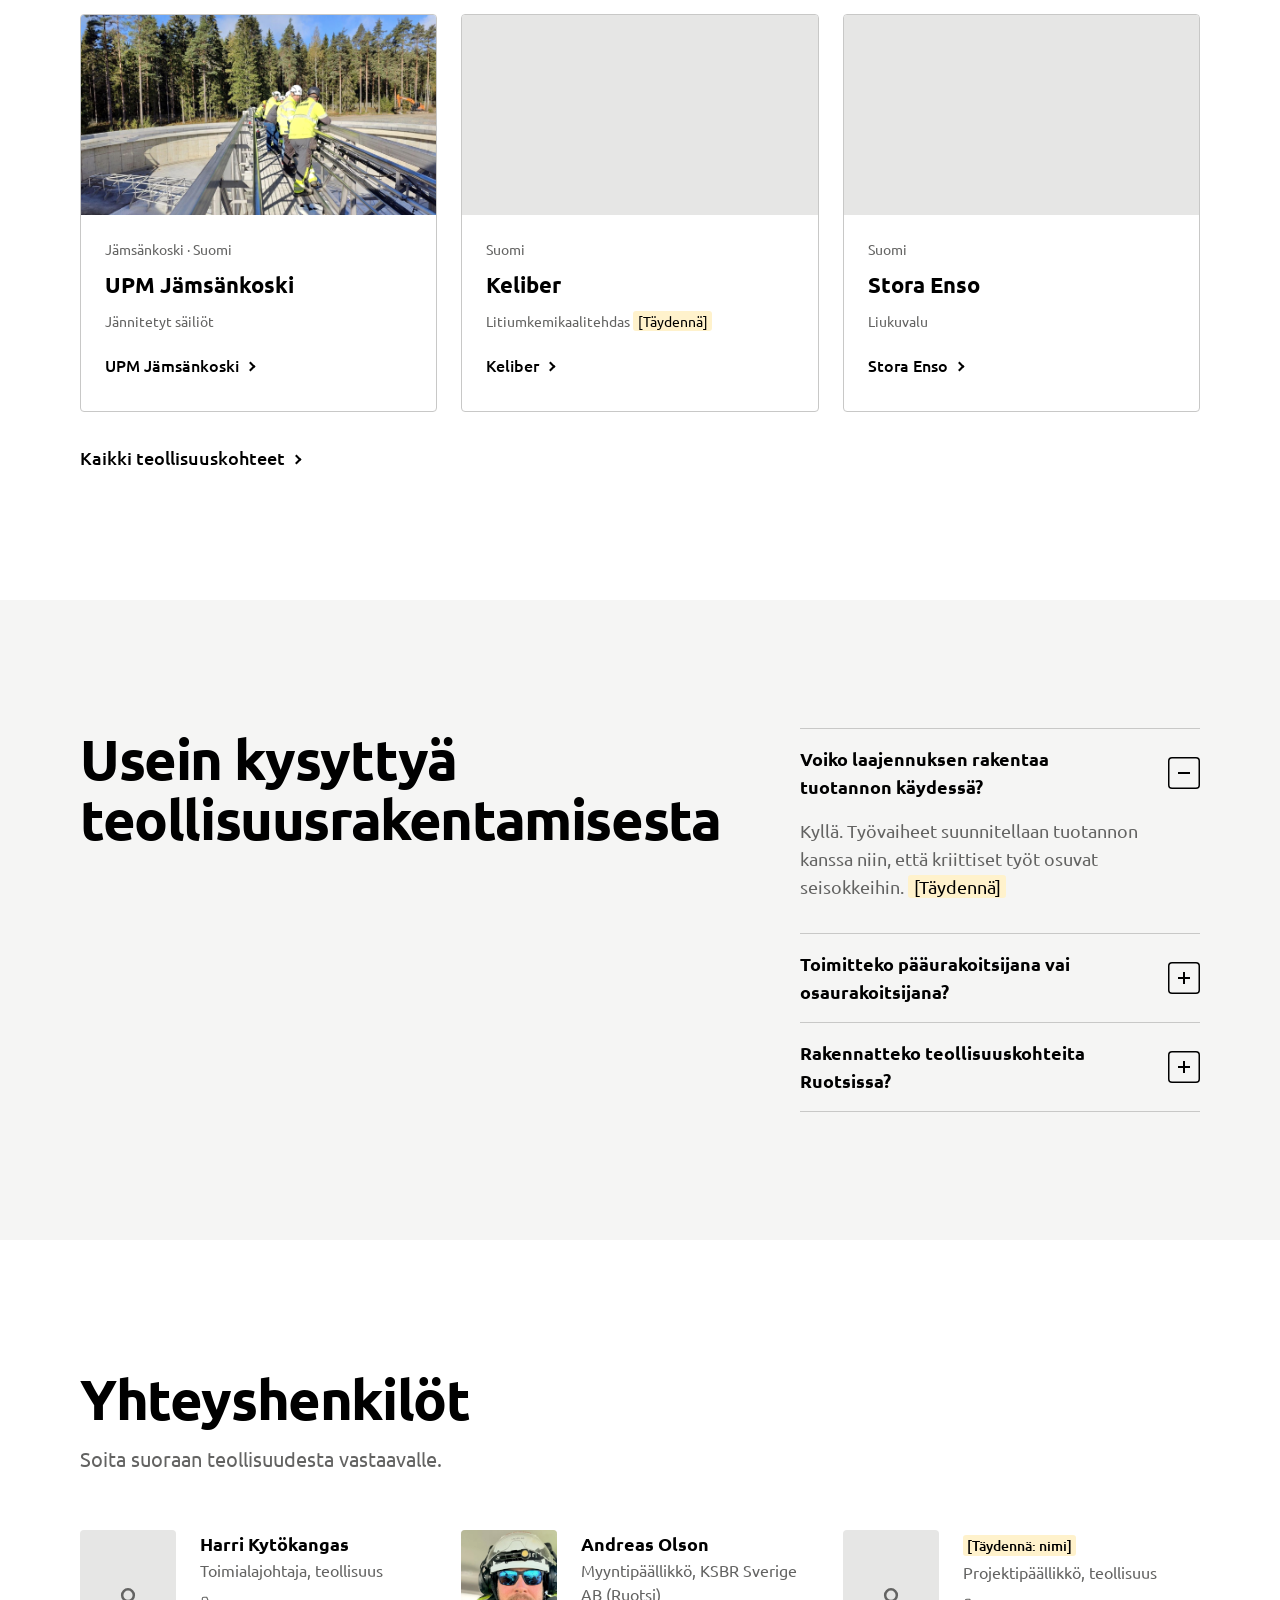
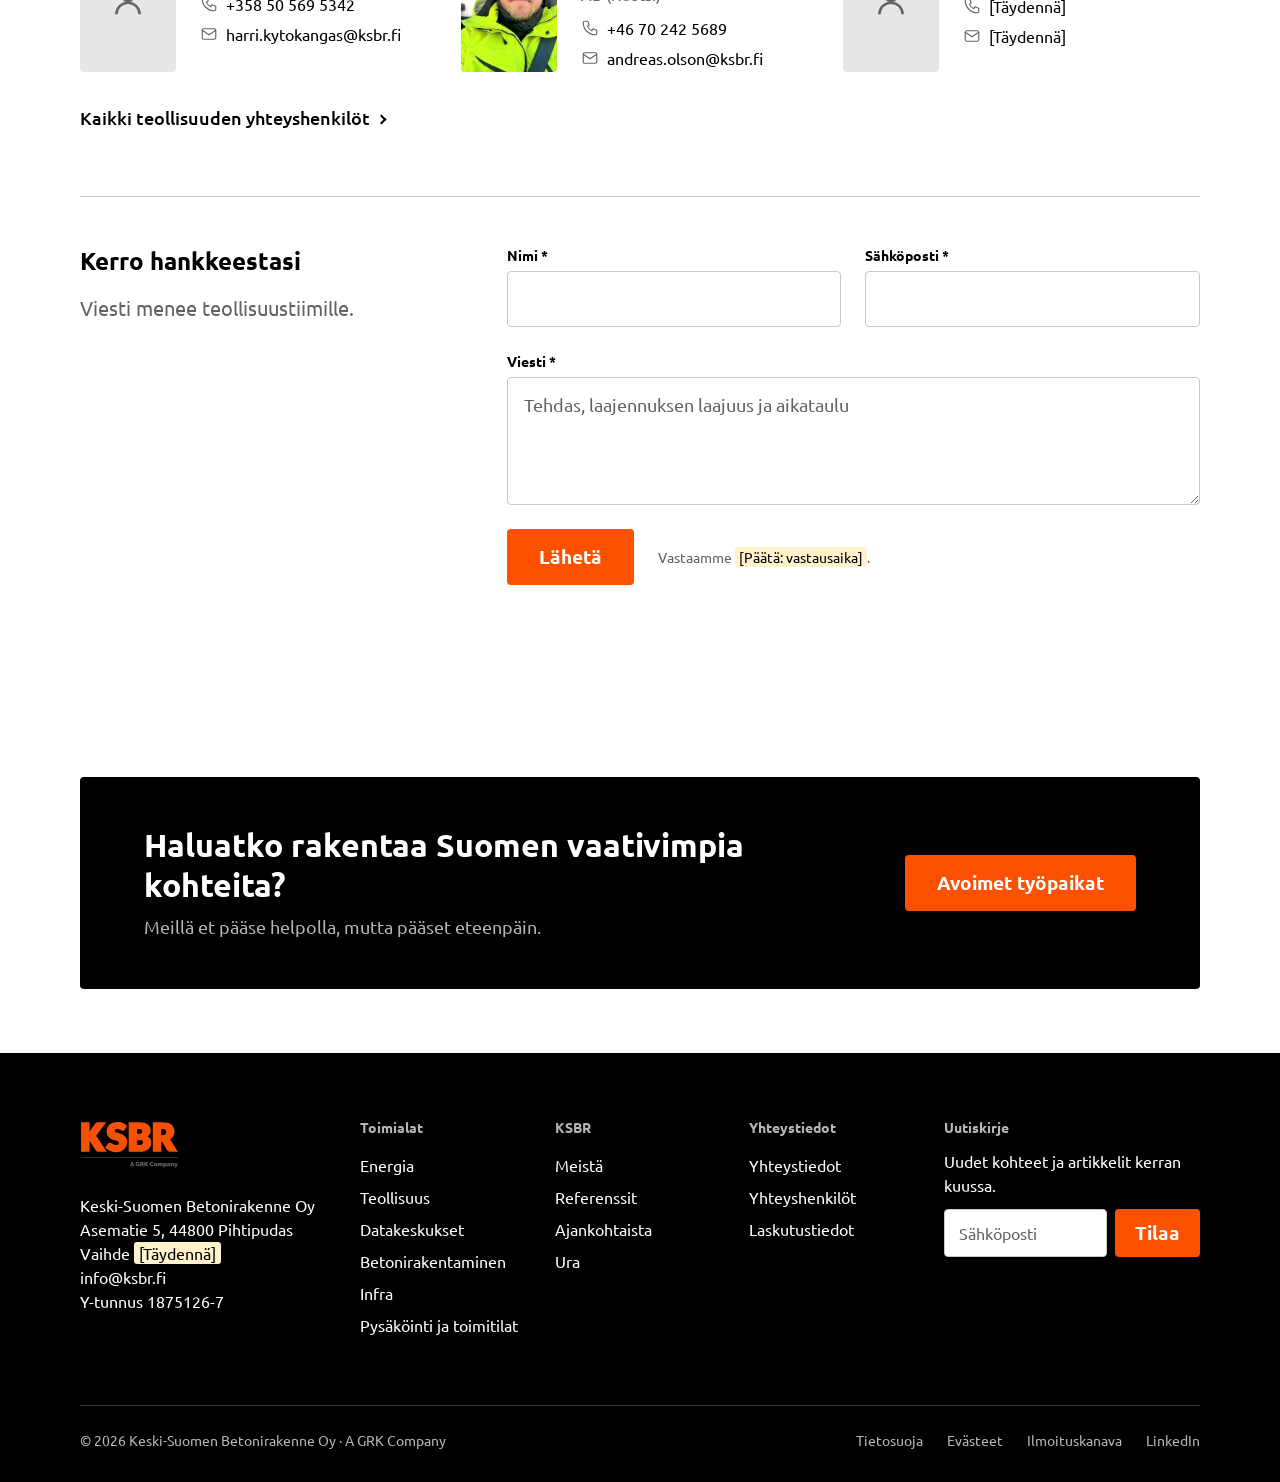
<file: teollisuus.html>
<!doctype html>
<html lang="fi">
<head>
<meta charset="utf-8">
<meta name="viewport" content="width=device-width, initial-scale=1">
<meta name="robots" content="noindex, nofollow">
<title>Teollisuus · KSBR (prototyyppi)</title>

<link rel="stylesheet" href="css/tokens.css">
<link rel="stylesheet" href="css/bundle.css">
</head>
<body>


<link rel="stylesheet" href="https://fonts.googleapis.com/css2?family=Ubuntu:ital,wght@0,300;0,400;0,500;0,700;1,400&amp;display=swap">
<style>
body{margin:0;background:#fff}
a{color:#000000}a:hover{color:#fd5000}
.b-footer__top{grid-template-columns:3fr 2fr 2fr 2fr 3fr}
.b-acc summary i{border-radius:4px}
@media (max-width:900px){
.b-split,.b-compare,.b-faq,.b-proof,.b-lightform,.b-footer__top{grid-template-columns:1fr;gap:32px}
.b-grid--3,.b-people,.b-stats--3,.b-form,.b-why__grid,.b-who{grid-template-columns:1fr}
.b-compare .b-media--portrait{aspect-ratio:4/3}
}

/* ---- hi-fi ---- */
.hf img{filter:saturate(.9) contrast(1.05)}
.hf-sec{padding:128px 80px}
.hf-h2{margin:0;font:700 56px/60px var(--font-head);letter-spacing:-.025em;text-wrap:balance}
.hf-lead{margin:20px 0 0;max-width:62ch;font:400 20px/30px var(--font-sans);color:var(--ink-2)}
.hf-eyebrow{margin:0 0 16px;font:700 13px/20px var(--font-head);letter-spacing:.12em;text-transform:uppercase;color:var(--ink-2)}
.hf-hero{position:relative;min-height:820px;display:grid;align-content:end;color:#fff;overflow:hidden;background:#111}
.hf-hero>img{position:absolute;inset:0;width:100%;height:100%;object-fit:cover}
.hf-hero::after{content:"";position:absolute;inset:0;background:linear-gradient(180deg,rgba(0,0,0,.2) 0%,rgba(0,0,0,0) 28%,rgba(0,0,0,.78) 100%),linear-gradient(90deg,rgba(0,0,0,.72) 0%,rgba(0,0,0,.35) 45%,rgba(0,0,0,0) 70%)}
.hf-hero__text{position:relative;z-index:1;padding:0 80px 160px;max-width:1100px}
.hf-hero .hf-eyebrow{color:#fff;opacity:.85}
.hf-hero h1{margin:0;font:700 112px/108px var(--font-head);letter-spacing:-.04em}
.hf-hero h1 span{display:block;color:var(--accent)}
.hf-hero p.lead{margin:32px 0 0;max-width:46ch;font:400 22px/32px var(--font-sans);color:#e8e8e7}
.hf-hero .acts{display:flex;flex-wrap:wrap;align-items:center;gap:16px 32px;margin-top:40px}
.hf-hero .acts .b-link{color:#fff}
.hf-hero__note{position:absolute;z-index:1;right:80px;top:24px;font-size:12px;line-height:16px;color:rgba(255,255,255,.6)}
.hf-tasks{position:relative;z-index:2;display:grid;grid-template-columns:repeat(4,minmax(0,1fr));margin:-72px 80px 0;background:#fff;box-shadow:0 24px 48px -24px rgba(0,0,0,.35)}
.hf-task{display:grid;grid-template-columns:28px 1fr 12px;gap:16px;align-items:center;padding:28px;text-decoration:none;color:var(--ink)}
.hf-task+.hf-task{border-left:1px solid var(--surface)}
.hf-task .b-ico{width:24px;height:24px;color:var(--ink)}
.hf-task b{display:block;font:700 18px/24px var(--font-head)}
.hf-task small{display:block;font-size:14px;line-height:20px;color:var(--ink-2)}
.hf-task::after{content:"";width:8px;height:8px;border:solid var(--ink);border-width:2px 2px 0 0;transform:rotate(45deg)}
.hf-task:hover b{text-decoration:underline;text-underline-offset:4px}
.hf-ind{display:grid;grid-template-columns:repeat(5,minmax(0,1fr));gap:24px;margin-top:64px}
.hf-indcard{display:grid;grid-template-rows:auto auto auto 1fr auto;gap:12px;text-decoration:none;color:var(--ink)}
.hf-indcard .ph{position:relative;aspect-ratio:3/4;overflow:hidden;margin-bottom:12px}
.hf-indcard .ph img{position:absolute;inset:0;width:100%;height:100%;object-fit:cover}
.hf-oldico{width:64px;height:64px;margin:-4px 0 0 -6px;filter:none!important}
.hf-indcard h3{margin:0;font:700 24px/30px var(--font-head);letter-spacing:-.01em}
.hf-indcard p{margin:0;font-size:16px;line-height:24px;color:var(--ink-2)}
.hf-indcard .b-link{align-self:end;justify-self:start;font-size:16px}
.hf-indcard:hover h3{text-decoration:underline;text-underline-offset:5px;text-decoration-thickness:2px}
.hf-ico{width:44px;height:44px;fill:none;stroke:var(--ink);stroke-width:1.75;stroke-linecap:round;stroke-linejoin:round}
.hf-ico .a{stroke:var(--accent)}
.hf-indfoot{display:flex;gap:16px 40px;margin-top:48px;padding-top:24px;border-top:1px solid var(--line)}
.hf-band{position:relative;min-height:640px;display:grid;align-content:end;overflow:hidden;color:#fff}
.hf-band>img{position:absolute;inset:0;width:100%;height:100%;object-fit:cover}
.hf-band::after{content:"";position:absolute;inset:0;background:linear-gradient(0deg,rgba(0,0,0,.82) 0%,rgba(0,0,0,.35) 50%,rgba(0,0,0,0) 75%),linear-gradient(90deg,rgba(0,0,0,.5) 0%,rgba(0,0,0,0) 60%)}
.hf-band__text{position:relative;z-index:1;padding:0 80px 72px;max-width:900px}
.hf-band .hf-eyebrow{color:#fff;opacity:.85}
.hf-band h2{margin:0;font:700 48px/54px var(--font-head);letter-spacing:-.02em}
.hf-band .b-link{margin-top:24px;color:#fff;display:inline-block}
.hf-why{background:#000;color:#fff}
.hf-why .hf-h2{color:#fff}
.hf-why .hf-lead{color:var(--on-dark)}
.hf-nums{display:grid;grid-template-columns:repeat(3,minmax(0,1fr));gap:48px;margin-top:80px}
.hf-num b{display:block;font:700 144px/1 var(--font-head);letter-spacing:-.05em;color:var(--accent);font-variant-numeric:lining-nums tabular-nums}
.hf-num small{display:block;margin-top:16px;padding-bottom:28px;border-bottom:1px solid var(--on-dark-line);font:500 18px/26px var(--font-sans);color:var(--on-dark)}
.hf-num small em{font-style:normal;font-weight:700;color:#fff;margin-right:6px}
.hf-num h3{margin:28px 0 8px;font:700 24px/32px var(--font-head)}
.hf-num p{margin:0;font-size:16px;line-height:24px;color:var(--on-dark)}
.hf-certs{display:flex;flex-wrap:wrap;gap:12px 32px;margin-top:80px;padding-top:24px;border-top:1px solid var(--on-dark-line);font:700 14px/20px var(--font-sans)}
.hf-certs span:first-child{color:var(--on-dark-muted);letter-spacing:.1em;text-transform:uppercase}
.hf-cards{display:grid;grid-template-columns:repeat(3,minmax(0,1fr));gap:24px;margin-top:56px}
.hf-card{display:grid;gap:12px;align-content:start;text-decoration:none;color:var(--ink)}
.hf-card .ph{position:relative;aspect-ratio:4/3;overflow:hidden;margin-bottom:8px}
.hf-card .ph img{position:absolute;inset:0;width:100%;height:100%;object-fit:cover}
.hf-card .meta{margin:0;font-size:14px;line-height:20px;color:var(--ink-2)}
.hf-card h3{margin:0;font:700 24px/30px var(--font-head);letter-spacing:-.01em}
.hf-card p{margin:0;font-size:16px;line-height:24px;color:var(--ink-2)}
.hf-card:hover h3{text-decoration:underline;text-underline-offset:5px;text-decoration-thickness:2px}
.hf-headrow{display:flex;justify-content:space-between;align-items:end;gap:32px}
.hf-edge{display:grid;grid-template-columns:1fr 1fr;min-height:640px}
.hf-edge .ph{position:relative;overflow:hidden}
.hf-edge .ph img{position:absolute;inset:0;width:100%;height:100%;object-fit:cover}
.hf-edge .tx{display:grid;align-content:center;gap:0;padding:96px 80px}
.hf-edge--tint .tx{background:var(--tint)}
.hf-edge .acts{display:flex;flex-wrap:wrap;gap:16px 32px;margin-top:40px;align-items:center}
.hf-edge blockquote{margin:48px 0 0;padding-top:28px;border-top:1px solid var(--line);font:700 22px/32px var(--font-head)}
.hf-edge cite{display:block;margin-top:8px;font:400 16px/24px var(--font-sans);color:var(--ink-2)}
.hf-news{display:grid;grid-template-columns:repeat(3,minmax(0,1fr));gap:24px;margin-top:56px}
.hf-news a{display:grid;grid-template-rows:auto auto 1fr auto;gap:12px;text-decoration:none;color:var(--ink)}
.hf-news .ph{position:relative;aspect-ratio:16/10;overflow:hidden;margin-bottom:8px}
.hf-news .ph img{position:absolute;inset:0;width:100%;height:100%;object-fit:cover}
.hf-news time{font-size:14px;line-height:20px;color:var(--ink-2)}
.hf-news h3{margin:0;font:700 22px/30px var(--font-head)}
.hf-news .b-link{align-self:end;justify-self:start}
.hf-news a:hover h3{text-decoration:underline;text-underline-offset:4px}
.hf-letter{display:grid;grid-template-columns:5fr 7fr;gap:48px;align-items:center;margin-top:72px;padding:40px;background:#fff}
.hf-letter h3{margin:0;font:700 26px/32px var(--font-head)}
.hf-letter p{margin:6px 0 0;color:var(--ink-2)}
.hf-letter form{display:flex;gap:8px}.hf-letter .b-input{flex:1}
.hf-steps{display:grid;grid-template-columns:repeat(5,minmax(0,1fr));gap:20px;margin-top:64px;position:relative}
.hf-step{display:grid;grid-template-rows:auto auto auto 1fr auto;gap:10px;text-decoration:none;color:var(--ink)}
.hf-step .no{display:flex;align-items:center;gap:16px;font:700 56px/1 var(--font-head);letter-spacing:-.03em;color:var(--accent);font-variant-numeric:lining-nums tabular-nums}
.hf-step .no::after{content:"";flex:1;height:1px;background:var(--line)}
.hf-step:last-child .no::after{background:transparent}
.hf-step .ph{position:relative;aspect-ratio:3/4;overflow:hidden;margin:6px 0 10px}
.hf-step .ph img{position:absolute;inset:0;width:100%;height:100%;object-fit:cover}
.hf-step h3{margin:0;font:700 22px/28px var(--font-head)}
.hf-step p{margin:0;font-size:15px;line-height:22px;color:var(--ink-2)}
.hf-step .b-link{align-self:end;justify-self:start;font-size:15px}
.hf-step:hover h3{text-decoration:underline;text-underline-offset:4px}
.hf-herostats{position:relative;z-index:1;display:grid;grid-template-columns:repeat(3,minmax(0,1fr));margin:0 80px;border-top:1px solid rgba(255,255,255,.35)}
.hf-herostats div{padding:28px 0 40px}
.hf-herostats b{display:block;font:700 72px/1 var(--font-head);letter-spacing:-.04em;color:var(--accent)}
.hf-herostats small{display:block;margin-top:10px;font:500 16px/24px var(--font-sans);color:#e8e8e7}
.hf-herostats small em{font-style:normal;font-weight:700;color:#fff;margin-right:6px}
.hf-usp{display:grid;grid-template-columns:repeat(3,minmax(0,1fr));gap:48px;margin-top:64px}
.hf-usp div{padding-top:28px;border-top:1px solid var(--on-dark-line)}
.hf-usp h3{margin:0 0 12px;font:700 28px/34px var(--font-head);letter-spacing:-.01em;color:#fff}
.hf-usp p{margin:0;font-size:17px;line-height:26px;color:var(--on-dark)}
@media (max-width:900px){
.hf-sec{padding:72px 20px}.hf-h2{font-size:34px;line-height:40px}
.hf-hero{min-height:640px}.hf-hero__text{padding:0 20px 120px}.hf-hero h1{font-size:52px;line-height:50px}
.hf-tasks{grid-template-columns:1fr;margin:-48px 20px 0}.hf-task+.hf-task{border-left:0;border-top:1px solid var(--surface)}
.hf-ind,.hf-nums,.hf-cards,.hf-news,.hf-letter,.hf-edge,.hf-steps,.hf-usp,.hf-herostats{grid-template-columns:1fr}
.hf-ind{grid-template-columns:1fr 1fr}
.hf-num b{font-size:88px}.hf-edge .tx{padding:56px 20px}.hf-band__text{padding:0 20px 48px}.hf-band h2{font-size:30px;line-height:36px}
.hf-herostats{margin:0 20px}.hf-herostats b{font-size:48px}
}

/* ---- hi-fi: yleiset sivut ---- */
.hf .b-section{padding:128px 80px}
.hf .b-section--tight{padding-top:64px;padding-bottom:64px}
.hf .b-h1{font-size:80px;line-height:84px;letter-spacing:-.035em}
.hf .b-h2{font-size:56px;line-height:60px;letter-spacing:-.025em;text-wrap:balance}
.hf .b-head .b-body{font-size:20px;line-height:30px}
.hf .b-head{margin-bottom:56px}
.hf .b-lead{font-size:22px;line-height:32px}
.hf .b-why__num,.hf .why-num{font-size:120px;line-height:1;letter-spacing:-.05em;color:var(--accent)}
.hf .b-chain__no{font-size:56px;line-height:1;letter-spacing:-.03em;color:var(--accent)}
.hf .b-case h3{font-size:22px;line-height:28px}
.hf .b-case:hover h3,.hf .b-industry:hover h3{text-decoration:underline;text-underline-offset:5px;text-decoration-thickness:2px}
.hf-hero--page{min-height:760px}
.hf-hero--page .hf-hero__text{display:grid;gap:20px;padding-bottom:104px;max-width:1000px}
.hf-hero--page h1,.hf-hero--page .b-h1{margin:0;color:#fff;font:700 80px/84px var(--font-head);letter-spacing:-.035em;max-width:16ch;text-wrap:balance}
.hf-hero--page .b-lead{margin:0;color:#e8e8e7;max-width:48ch}
.hf-hero--page .b-eyebrow{color:#fff;opacity:.85}
.hf-hero--page a:not(.b-btn){color:#fff}
.hf-hero--page .tag{background:transparent;color:#fff;border-color:rgba(255,255,255,.55)}
.hf-hero--page .quick a{text-decoration-color:rgba(255,255,255,.5)}
.hf-hero--page .recruiter-mini{border-color:rgba(255,255,255,.3);color:#fff}
.hf-hero--page .recruiter-mini b{color:#d0d0cf}
.hf-hero--page .recruiter-mini .b-ico{color:#fff}
@media (max-width:900px){
.hf .b-section{padding:72px 20px}.hf .b-h2{font-size:34px;line-height:40px}.hf .b-h1{font-size:44px;line-height:48px}
.hf-hero--page{min-height:600px}.hf-hero--page h1,.hf-hero--page .b-h1{font-size:44px;line-height:48px}.hf-hero--page .hf-hero__text{padding:0 20px 72px}
.hf .b-why__num,.hf .why-num{font-size:72px}
}

/* ---- audit-korjaukset ---- */
.hf-skip{position:absolute;left:16px;top:-80px;z-index:100;padding:12px 16px;background:var(--ink);color:#fff;font:700 16px/24px var(--font-sans);text-decoration:none}
.hf-skip:focus{top:16px;color:#fff}
.hf :focus-visible{outline:3px solid var(--accent);outline-offset:3px}
.hf .b-btn:focus-visible{outline:3px solid var(--ink);outline-offset:2px;box-shadow:0 0 0 2px #fff}
.hf .b-footer h2.hf-fh{margin:0 0 12px;font-size:14px;line-height:20px;font-weight:700;color:var(--on-dark-muted)}
.hf .sr-only{position:absolute;width:1px;height:1px;overflow:hidden;clip:rect(0 0 0 0);white-space:nowrap}
.hf h3 .b-gap,.hf .b-person__name .b-gap{font-size:.75em;font-weight:500}
.hf .b-step::before{font-size:48px;line-height:1;letter-spacing:-.03em}
.hf-hero::after{background:linear-gradient(0deg,rgba(0,0,0,.52) 0%,rgba(0,0,0,0) 40%),linear-gradient(90deg,rgba(0,0,0,.68) 0%,rgba(0,0,0,.55) 38%,rgba(0,0,0,.16) 60%,rgba(0,0,0,0) 74%)}
.hf-hero .lead,.hf-hero--page .b-lead{max-width:40ch}
.hf-menu{display:none;align-items:center;gap:8px;min-height:44px;padding:0 12px;border:1px solid var(--line);border-radius:4px;background:#fff;font:700 15px/20px var(--font-sans);color:var(--ink)}
.hf-menu i{display:block;width:18px;height:2px;background:currentColor;box-shadow:0 6px 0 currentColor,0 -6px 0 currentColor}
.hf .hf-hero h1,.hf .hf-hero--page h1{hyphens:auto;overflow-wrap:anywhere}
@media (max-width:1200px){.hf-ind,.hf-steps{grid-template-columns:repeat(3,minmax(0,1fr))}}
@media (max-width:900px){
.hf .b-nav__menu,.hf .b-nav__util{display:none}.hf-menu{display:inline-flex;margin-left:auto}
.hf .hf-hero h1,.hf .hf-hero--page h1{font-size:clamp(34px,9vw,52px);line-height:1.08}
.hf-ind,.hf-steps{grid-template-columns:1fr 1fr}
}

/* ---- audit-kierros-3 ---- */
.hf .hf-hero h1,.hf .hf-hero--page h1{hyphens:manual;overflow-wrap:normal}
.hf-hero--page h1,.hf-hero--page .b-h1{max-width:20ch}
.hf-hero--page .b-lead{font:400 20px/30px var(--font-sans);max-width:44ch}
.hf-hero--tv h1{font-size:clamp(34px,5vw,64px)!important;line-height:1.06!important;max-width:16ch}
.hf-hero>img{object-position:var(--pos,center)}
.b-nav__menu.is-open{display:grid!important;position:absolute;left:0;right:0;top:100%;z-index:50;gap:0;padding:8px 20px 24px;background:#fff;box-shadow:0 24px 32px -24px rgba(0,0,0,.4)}
.b-nav__menu.is-open .b-nav__item{padding:16px 0;border-bottom:1px solid var(--surface);font-size:18px}
.hf .b-nav__bar{position:relative}
@media (max-width:900px){
.hf-hero::after{background:linear-gradient(0deg,rgba(0,0,0,.74) 0%,rgba(0,0,0,.6) 50%,rgba(0,0,0,.24) 85%,rgba(0,0,0,.1) 100%)}
.hf-hero>img{object-position:70% 20%}
}
@media (max-width:600px){.hf .hf-hero h1,.hf .hf-hero--page h1{overflow-wrap:anywhere}}

/* ---- audit-kierros-4 ---- */
.hf-steps>*{min-width:0}
.hf .hf-step .b-link{white-space:normal}

@media (max-width:600px){.hf-ind>:last-child:nth-child(odd){grid-column:1/-1}}
.hf .b-link{white-space:nowrap}
.hf-indfoot{flex-wrap:wrap}
.b-nav__menu .hf-langs{display:none}
.b-nav__menu.is-open .hf-langs{display:flex;gap:20px;align-items:center;padding:20px 0 4px;font-size:15px}
.b-nav__menu.is-open .hf-langs a{min-height:44px;display:inline-flex;align-items:center;text-decoration:none;color:var(--ink)}
.b-nav__menu.is-open .hf-langs a[aria-current]{font-weight:700;text-decoration:underline;text-underline-offset:4px}
.b-nav__menu.is-open .hf-langs .grk{margin-left:auto;color:var(--ink-2)}
body.menu-open{overflow:hidden}
@media (max-width:600px){
.hf-headrow{flex-direction:column;align-items:flex-start;gap:16px}
.hf-hero--tv .hf-hero__text{padding-top:56px}
.hf-herostats{grid-template-columns:repeat(3,minmax(0,1fr))!important;margin:0 20px;gap:12px}
.hf-herostats div{padding:20px 0 28px}
.hf-herostats b{font-size:34px}
.hf-herostats small{font-size:13px;line-height:18px}
.hf-steps{grid-template-columns:1fr!important}
.hf-step .ph{aspect-ratio:16/9}
.hf .b-media:not(:has(img)){aspect-ratio:16/9;min-height:0}
}
</style>

<div class="b-root hf" style="width: 100%;">
<a class="hf-skip" href="#sisalto">Siirry sisältöön</a>

<header class="b-nav">
  <div class="b-nav__util"><a href="https://grk.fi">A GRK Company</a><a href="#" data-proto-missing aria-current="true">FI</a><a href="#" data-proto-missing>EN</a><a href="#" data-proto-missing>SV</a></div>
  <div class="b-nav__bar">
    <img fetchpriority="high" class="b-nav__logo" src="img/ksbr-logo.svg" alt="KSBR – A GRK Company">
    <nav class="b-nav__menu" id="paavalikko" aria-label="Päävalikko">
      <a class="b-nav__item b-nav__item--menu" href="index.html#toimialat" aria-current="page">Toimialat</a>
      <a class="b-nav__item" href="referenssit.html">Referenssit</a>
      <a class="b-nav__item" href="#" data-proto-missing>Ajankohtaista</a>
      <a class="b-nav__item b-nav__item--menu" href="ura.html">Ura</a>
      <a class="b-nav__item b-nav__item--menu" href="index.html">KSBR</a>
      <a class="b-nav__item b-nav__item--menu" href="yhteystiedot.html">Yhteystiedot</a>
      <div class="hf-langs"><a href="#" data-proto-missing aria-current="page" lang="fi">FI</a><a href="#" data-proto-missing hreflang="en" lang="en">EN</a><a href="#" data-proto-missing hreflang="sv" lang="sv">SV</a><a class="grk" href="https://grk.fi">A GRK Company</a></div>
    </nav>
    <button class="hf-menu" type="button" aria-expanded="false" aria-controls="paavalikko"><i aria-hidden="true"></i>Valikko</button>
    <a class="b-nav__search" href="index.html" aria-label="Haku"><svg class="b-ico" viewBox="0 0 24 24" aria-hidden="true"><circle cx="11" cy="11" r="7"></circle><path d="m20 20-4-4"></path></svg></a>
  </div>
</header>
<ol class="b-crumbs"><li><a href="index.html">Etusivu</a></li><li><a href="index.html#toimialat">Toimialat</a></li><li aria-current="page">Teollisuus</li></ol>
<main id="sisalto">

<section class="hf-hero hf-hero--page">
  <img src="img/ksbr-kemin-btt-teollisuus-1.jpg" alt="Teollisuuskohde rakenteilla Kemissä">
  <div class="hf-hero__text">
    <h1 class="b-h1">Teollisuus­rakentaminen pääurakoitsijana, tuotannon ehdoilla</h1>
    <p class="b-lead">Rakennamme teollisuuden vaativat betonirakenteet ja laajennukset käyvän tuotannon keskellä, turvallisesti ja sovitussa aikataulussa. Suomessa ja Ruotsissa.</p>
    <div class="b-btns"><a class="b-btn" href="#yhteyshenkilot">Ota yhteyttä</a></div>
  </div>
</section>

<section class="b-section b-section--gray"><div class="b-inner">
  <div class="b-head"><h2 class="b-h2">Kenelle rakennamme</h2></div>
  <div class="b-who">
    <div class="b-who__col"><div class="b-media b-who__img"><img loading="lazy" decoding="async" src="img/Dentsu_MetsaFibre_ilmakuva.jpg" alt="Metsä Fibren tehdasalue ilmasta"></div><h3>Prosessiteollisuus ja puunjalostus</h3><p>Tehtaiden laajennukset, säiliöt ja puhdistamot.</p></div>
    <div class="b-who__col"><div class="b-media b-who__img"><span>Kuva: rikastamon prosessirakennus</span></div><h3>Kaivokset ja akkumateriaalit</h3><p>Rikastamot, prosessirakennukset ja raskaat perustukset.</p></div>
    <div class="b-who__col"><div class="b-media b-who__img"><span>Kuva: voimalaitoksen perustus</span></div><h3>Energiantuotanto</h3><p>Voimalaitosten perustukset ja rakennukset.</p></div>
    <div class="b-who__col"><div class="b-media b-who__img"><img loading="lazy" decoding="async" src="img/Kemi.jpg" alt="Uusi tuotantolaitos Kemissä"></div><h3>Vety ja vihreä siirtymä</h3><p>Uudet tuotantolaitokset Suomessa ja Ruotsissa.</p></div>
  </div>
  <p class="b-who__limit">Emme tee pieniä yksityisiä rakennustöitä.</p>
</div></section>

<section class="b-section"><div class="b-inner">
  <div class="b-head"><h2 class="b-h2">Mitä teemme teollisuuskohteessa</h2><p class="b-body">Raskaat betonirakenteet perustuksista valmiiseen runkoon, yhdellä sopimuksella.</p></div>
  <div class="hf-steps"><a class="hf-step" href="#" data-proto-missing><span class="no">01</span><div class="ph"><img loading="lazy" decoding="async" src="img/Lestijarvi20220502_175415.jpg" alt="Maanrakennustyömaa ja porauskalusto"></div><h3>Maanrakennus ja perustukset</h3><p>Kaivut, paalutukset ja anturat tontille.</p><span class="b-link b-link--sm">Infra</span></a><a class="hf-step" href="betonirakentaminen.html"><span class="no">02</span><div class="ph"><img loading="lazy" decoding="async" src="img/MoksyKorotusvaluMSY10.jpg" alt="Raudoitettu perustus valun alla"></div><h3>Koneperustukset</h3><p>Raskaat, värähtelyä kestävät perustukset prosessilaitteille.</p><span class="b-link b-link--sm">Betonirakentaminen ja paikallavalu</span></a><a class="hf-step" href="betonirakentaminen.html"><span class="no">03</span><div class="ph"><img loading="lazy" decoding="async" src="img/Neste1-1.jpg" alt="Nesteen jätevesialtaat ilmasta"></div><h3>Siilot, säiliöt ja puhdistamot</h3><p>Liukuvalut ja jännitetyt säiliöt.</p><span class="b-link b-link--sm">Liukuvalu ja säiliöt</span></a><a class="hf-step" href="betonirakentaminen.html"><span class="no">04</span><div class="ph"><img loading="lazy" decoding="async" src="img/ksbr-kk-rakentaminen-1.jpg" alt="Paikallavalumuotit rungon työmaalla"></div><h3>Teollisuusrakennukset ja runko</h3><p>Paikallavalu- ja elementtirungot prosessin ympärille.</p><span class="b-link b-link--sm">Rungot ja paikallavalu</span></a><a class="hf-step" href="#" data-proto-missing><span class="no">05</span><div class="ph"><img loading="lazy" decoding="async" src="img/Hittisenneva.jpg" alt="Sähköasema"></div><h3>Sähköasema</h3><p>Tehtaan sähköasema ja liitynnät.</p><span class="b-link b-link--sm">Sähköasemat ja verkot</span></a></div>
</div></section>

<section class="b-section b-why"><div class="b-inner">
  <div class="b-head" style="margin-bottom: 64px;"><h2 class="b-h2" style="color: #ffffff;">Tehdas pyörii, kun me rakennamme</h2></div>
  <div class="b-why__grid">
    <div class="b-why__col">
      <h3 class="b-why__title">Oma työvoima</h3>
      <p class="b-why__text">Omat timpurit, raudoittajat ja työnjohto, joten aikataulu ei riipu aliurakkaketjusta.</p>
    </div>
    <div class="b-why__col">
      <h3 class="b-why__title">Turvallisesti tehdasalueella</h3>
      <p class="b-why__text">ISO 9001, 14001 ja 45001 sekä RALA-pätevyys teollisuusrakentamisen pääurakointiin.</p>
    </div>
    <div class="b-why__col">
      <h3 class="b-why__title">Osa GRK-konsernia</h3>
      <p class="b-why__text">Vakavarainen kumppani, joka kantaa myös suurimmat tehdasinvestoinnit loppuun.</p>
    </div>
  </div>
</div></section>

<section class="b-section b-section--gray"><div class="b-inner">
  <div class="b-head"><h2 class="b-h2">Rakentaminen käyvän tuotannon keskellä</h2><p class="b-body">Tuotantohäiriö maksaa enemmän kuin mikään rakennusvaihe. Siksi työ suunnitellaan tuotannon ehdoilla.</p></div>
  <ul class="b-check">
    <li><div><b>Seisokit suunnitellaan yhdessä tuotannon kanssa</b><p>Kriittiset työvaiheet ajoitetaan huoltoseisokkeihin, ei tuotannon kustannuksella.</p></div></li>
    <li><div><b>Perehdytys tehdasalueen sääntöihin</b><p>Jokainen tekijä tuntee tilaajan turvallisuussäännöt ennen kuin astuu alueelle.</p></div></li>
    <li><div><b>Työmaa erotettu tuotannosta</b><p>Kulkureitit, nostot ja logistiikka suunnitellaan niin, etteivät ne risteä prosessin kanssa. <mark class="b-gap">[Täydennä]</mark></p></div></li>
    <li><div><b>Poikkeamat raportoidaan heti</b><p>Tilaaja tietää tilanteen joka päivä, eikä ongelmia siirretä eteenpäin.</p></div></li>
  </ul>
</div></section>

<section class="b-section"><div class="b-inner">
  <div class="b-head"><h2 class="b-h2">Toteutettuja teollisuushankkeita</h2></div>
  <a class="b-case b-case--lead" href="referenssi-lestijarvi.html"><div class="b-media"><span>Kuva: Stegra, Boden (kuvateema: kohde ja mittakaava)</span></div>
    <div class="b-case__body"><p class="b-case__meta">Boden · Ruotsi · <mark class="b-gap">[Täydennä: vuosi]</mark></p><h3>Stegra, Boden</h3>
      <dl class="b-qa"><div><dt>Haaste</dt><dd><mark class="b-gap">[Täydennä]</mark></dd></div><div><dt>Ratkaisu</dt><dd><mark class="b-gap">[Täydennä]</mark></dd></div><div><dt>Lopputulos</dt><dd><mark class="b-gap">[Täydennä]</mark></dd></div></dl>
      <span class="b-link">Stegra, Boden</span></div></a>
  <div class="b-grid b-grid--3" style="margin-top: 24px;">
    <a class="b-case" href="referenssi-lestijarvi.html"><div class="b-media b-media--wide"><img loading="lazy" decoding="async" src="img/Jamsankoski.jpg" alt="UPM Jämsänkoski"></div><div class="b-case__body"><p class="b-case__meta">Jämsänkoski · Suomi</p><h3>UPM Jämsänkoski</h3><p class="b-small">Jännitetyt säiliöt</p><span class="b-link b-link--sm">UPM Jämsänkoski</span></div></a>
    <a class="b-case" href="referenssi-lestijarvi.html"><div class="b-media b-media--wide"><img loading="lazy" decoding="async" src="img/Sibanye-Stillwaterin-Keliber-litiumhanke-kuva.jpg" alt="Keliberin litiumhanke ilmasta"></div><div class="b-case__body"><p class="b-case__meta">Suomi</p><h3>Keliber</h3><p class="b-small">Litiumkemikaalitehdas <mark class="b-gap">[Täydennä]</mark></p><span class="b-link b-link--sm">Keliber</span></div></a>
    <a class="b-case" href="referenssi-lestijarvi.html"><div class="b-media b-media--wide"><img loading="lazy" decoding="async" src="img/ksbr-storaenso-jatevesialtaiden-seinat-kuva2.jpg" alt="Stora Enson jätevesialtaat"></div><div class="b-case__body"><p class="b-case__meta">Suomi</p><h3>Stora Enso</h3><p class="b-small">Liukuvalu</p><span class="b-link b-link--sm">Stora Enso</span></div></a>
  </div>
  <p style="margin-top: 32px;"><a class="b-link" href="referenssit.html">Kaikki teollisuuskohteet</a></p>
</div></section>

<section class="b-section b-section--gray"><div class="b-inner b-faq">
  <div class="b-head" style="margin: 0;"><h2 class="b-h2">Usein kysyttyä teollisuusrakentamisesta</h2></div>
  <div>
    <details class="b-acc" open="open"><summary><span>Voiko laajennuksen rakentaa tuotannon käydessä?</span><i></i></summary><div class="b-acc__body">Kyllä. Työvaiheet suunnitellaan tuotannon kanssa niin, että kriittiset työt osuvat seisokkeihin. <mark class="b-gap">[Täydennä]</mark></div></details>
    <details class="b-acc"><summary><span>Toimitteko pääurakoitsijana vai osaurakoitsijana?</span><i></i></summary><div class="b-acc__body">Molempina. Meillä on RALA-pätevyys teollisuusrakentamisen pääurakointiin. <mark class="b-gap">[Täydennä]</mark></div></details>
    <details class="b-acc"><summary><span>Rakennatteko teollisuuskohteita Ruotsissa?</span><i></i></summary><div class="b-acc__body">Kyllä, esimerkiksi Stegran tehtaalla Bodenissa. Ruotsin hankkeista vastaa KSBR Sverige AB.</div></details>
  </div>
</div></section>

<section class="b-section" id="yhteyshenkilot"><div class="b-inner">
  <div class="b-head"><h2 class="b-h2">Yhteyshenkilöt</h2><p class="b-body">Soita suoraan teollisuudesta vastaavalle.</p></div>
  <div class="b-people">
    <div class="b-person"><div class="b-person__img" aria-hidden="true"><svg viewBox="0 0 24 24"><circle cx="12" cy="8.5" r="3.5"></circle><path d="M5 20a7 7 0 0 1 14 0"></path></svg></div><div><p class="b-person__name">Harri Kytökangas</p><p class="b-person__role">Toimialajohtaja, teollisuus</p><p class="b-person__ch"><a href="tel:+358505695342"><svg class="b-ico" viewBox="0 0 24 24" aria-hidden="true"><path d="M5 3h4l2 5-2.5 1.5a11 11 0 0 0 6 6L16 13l5 2v4a2 2 0 0 1-2 2A16 16 0 0 1 3 5a2 2 0 0 1 2-2"></path></svg>+358 50 569 5342</a><a href="mailto:harri.kytokangas@ksbr.fi"><svg class="b-ico" viewBox="0 0 24 24" aria-hidden="true"><rect x="3" y="5" width="18" height="14" rx="2"></rect><path d="m3 7 9 6 9-6"></path></svg>harri.kytokangas@ksbr.fi</a></p></div></div>
    <div class="b-person"><div class="b-person__img" aria-hidden="true"><img loading="lazy" decoding="async" src="img/Andreas-Olson-autokuva-vaaka.jpg" alt=""></div><div><p class="b-person__name">Andreas Olson</p><p class="b-person__role">Myyntipäällikkö, KSBR Sverige AB (Ruotsi)</p><p class="b-person__ch"><a href="tel:+46702425689"><svg class="b-ico" viewBox="0 0 24 24" aria-hidden="true"><path d="M5 3h4l2 5-2.5 1.5a11 11 0 0 0 6 6L16 13l5 2v4a2 2 0 0 1-2 2A16 16 0 0 1 3 5a2 2 0 0 1 2-2"></path></svg>+46 70 242 5689</a><a href="mailto:andreas.olson@ksbr.fi"><svg class="b-ico" viewBox="0 0 24 24" aria-hidden="true"><rect x="3" y="5" width="18" height="14" rx="2"></rect><path d="m3 7 9 6 9-6"></path></svg>andreas.olson@ksbr.fi</a></p></div></div>
    <div class="b-person"><div class="b-person__img" aria-hidden="true"><svg viewBox="0 0 24 24"><circle cx="12" cy="8.5" r="3.5"></circle><path d="M5 20a7 7 0 0 1 14 0"></path></svg></div><div><p class="b-person__name"><mark class="b-gap">[Täydennä: nimi]</mark></p><p class="b-person__role">Projektipäällikkö, teollisuus</p><p class="b-person__ch"><a href="#" data-proto-missing><svg class="b-ico" viewBox="0 0 24 24" aria-hidden="true"><path d="M5 3h4l2 5-2.5 1.5a11 11 0 0 0 6 6L16 13l5 2v4a2 2 0 0 1-2 2A16 16 0 0 1 3 5a2 2 0 0 1 2-2"></path></svg>[Täydennä]</a><a href="#" data-proto-missing><svg class="b-ico" viewBox="0 0 24 24" aria-hidden="true"><rect x="3" y="5" width="18" height="14" rx="2"></rect><path d="m3 7 9 6 9-6"></path></svg>[Täydennä]</a></p></div></div>
  </div>
  <p style="margin-top: 32px;"><a class="b-link" href="yhteyshenkilot.html">Kaikki teollisuuden yhteyshenkilöt</a></p>
  <div class="b-lightform">
    <div class="b-head" style="margin: 0; align-content: start;"><h3 class="b-h3">Kerro hankkeestasi</h3><p class="b-body">Viesti menee teollisuustiimille.</p></div>
    <form class="b-form">
      <div class="b-field"><label for="te-nimi">Nimi *</label><input class="b-input" id="te-nimi" type="text"></div>
      <div class="b-field"><label for="te-email">Sähköposti *</label><input class="b-input" id="te-email" type="email"></div>
      <div class="b-field b-field--full"><label for="te-viesti">Viesti *</label><textarea class="b-textarea" id="te-viesti" placeholder="Tehdas, laajennuksen laajuus ja aikataulu"></textarea></div>
      <div class="b-form__foot"><button class="b-btn" type="button">Lähetä</button><span class="b-small">Vastaamme <mark class="b-gap">[Päätä: vastausaika]</mark>.</span></div>
    </form>
  </div>
</div></section>

</main>
<section class="b-section b-section--tight"><div class="b-inner"><div class="b-strip"><div><h2>Haluatko rakentaa Suomen vaativimpia kohteita?</h2><p>Meillä et pääse helpolla, mutta pääset eteenpäin.</p></div><a class="b-btn" href="ura.html">Avoimet työpaikat</a></div></div></section>

<footer class="b-footer"><div class="b-footer__top">
  <div><img loading="lazy" decoding="async" class="b-footer__logo" src="img/ksbr-logo.svg" alt="KSBR – A GRK Company"><address class="b-footer__addr">Keski-Suomen Betonirakenne Oy<br>Asematie 5, 44800 Pihtipudas<br>Vaihde <mark class="b-gap">[Täydennä]</mark><br><a href="mailto:info@ksbr.fi" style="color: #ffffff;">info@ksbr.fi</a><br>Y-tunnus 1875126-7</address></div>
  <div><h2 class="hf-fh">Toimialat</h2><ul><li><a href="tuulivoima.html" style="color: #ffffff;">Energia</a></li><li><a href="teollisuus.html" style="color: #ffffff;">Teollisuus</a></li><li><a href="#" data-proto-missing style="color: #ffffff;">Datakeskukset</a></li><li><a href="betonirakentaminen.html" style="color: #ffffff;">Betonirakentaminen</a></li><li><a href="#" data-proto-missing style="color: #ffffff;">Infra</a></li><li><a href="#" data-proto-missing style="color: #ffffff;">Pysäköinti ja toimitilat</a></li></ul></div>
  <div><h2 class="hf-fh">KSBR</h2><ul><li><a href="meista.html" style="color: #ffffff;">Meistä</a></li><li><a href="referenssit.html" style="color: #ffffff;">Referenssit</a></li><li><a href="#" data-proto-missing style="color: #ffffff;">Ajankohtaista</a></li><li><a href="ura.html" style="color: #ffffff;">Ura</a></li></ul></div>
  <div><h2 class="hf-fh">Yhteystiedot</h2><ul><li><a href="yhteystiedot.html" style="color: #ffffff;">Yhteystiedot</a></li><li><a href="yhteyshenkilot.html" style="color: #ffffff;">Yhteyshenkilöt</a></li><li><a href="yhteystiedot.html" style="color: #ffffff;">Laskutustiedot</a></li></ul></div>
  <div><h2 class="hf-fh">Uutiskirje</h2><p style="font-size: 16px; line-height: 24px;">Uudet kohteet ja artikkelit kerran kuussa.</p><form class="b-footer__news"><input class="b-input" type="email" placeholder="Sähköposti" aria-label="Sähköposti"><button class="b-btn" type="button">Tilaa</button></form></div>
</div><div class="b-footer__bottom"><span>© 2026 Keski-Suomen Betonirakenne Oy · A GRK Company</span><nav><a href="#" data-proto-missing style="color: #b5b5b4;">Tietosuoja</a><a href="#" data-proto-missing style="color: #b5b5b4;">Evästeet</a><a href="#" data-proto-missing style="color: #b5b5b4;">Ilmoituskanava</a><a href="#" data-proto-missing style="color: #b5b5b4;">LinkedIn</a></nav></div></footer>

<script>(function(){var b=document.querySelector('.hf-menu'),m=document.getElementById('paavalikko');if(!b||!m)return;function set(o){b.setAttribute('aria-expanded',String(o));m.classList.toggle('is-open',o);document.body.classList.toggle('menu-open',o);var mn=document.querySelector('main'),ft=document.querySelector('footer');if(mn)mn.inert=o;if(ft)ft.inert=o;if(o){var f=m.querySelector('a');f&&f.focus()}else b.focus()}b.onclick=function(e){e.stopPropagation();set(b.getAttribute('aria-expanded')!=='true')};document.addEventListener('keydown',function(e){if(e.key==='Escape'&&m.classList.contains('is-open'))set(false)});document.addEventListener('click',function(e){if(m.classList.contains('is-open')&&!m.contains(e.target))set(false)})})();</script>
</div>



<style>
.pt-bar{position:fixed;left:16px;bottom:16px;z-index:9999;font:500 13px/1.2 Ubuntu,system-ui,sans-serif}
.pt-bar>button{display:flex;align-items:center;gap:8px;padding:10px 14px;border:0;border-radius:999px;background:#1d1d1b;color:#fff;cursor:pointer;box-shadow:0 4px 16px rgba(0,0,0,.18);font:inherit}
.pt-bar>button:focus-visible{outline:3px solid #fd5000;outline-offset:2px}
.pt-bar ul{display:none;position:absolute;left:0;bottom:48px;margin:0;padding:8px;list-style:none;min-width:240px;background:#fff;border:1px solid #e6e6e5;border-radius:8px;box-shadow:0 8px 32px rgba(0,0,0,.14)}
.pt-bar.open ul{display:block}
.pt-bar li a{display:block;padding:8px 12px;border-radius:4px;color:#1d1d1b;text-decoration:none}
.pt-bar li a:hover,.pt-bar li a[aria-current]{background:#fdf5ee;color:#000}
.pt-toast{position:fixed;left:50%;bottom:24px;transform:translate(-50%,16px);opacity:0;z-index:9999;padding:12px 18px;border-radius:8px;background:#1d1d1b;color:#fff;font:500 14px/1.3 Ubuntu,system-ui,sans-serif;transition:opacity .2s,transform .3s cubic-bezier(.22,1,.36,1);pointer-events:none}
.pt-toast.on{opacity:1;transform:translate(-50%,0)}
@media print{.pt-bar,.pt-toast{display:none}}
</style>
<nav class="pt-bar" aria-label="Prototyypin sivut"><button type="button" aria-expanded="false">☰ Prototyypin sivut</button><ul><li><a href="index.html">Etusivu</a></li><li><a href="tuulivoima.html">Tuulivoima</a></li><li><a href="teollisuus.html" aria-current=page>Teollisuus</a></li><li><a href="betonirakentaminen.html">Betonirakentaminen</a></li><li><a href="referenssit.html">Referenssit</a></li><li><a href="referenssi-lestijarvi.html">Referenssi: Lestijärvi</a></li><li><a href="suunnitteluyhteistyo.html">Suunnitteluyhteistyö</a></li><li><a href="toteutusmallit.html">Toteutusmallit</a></li><li><a href="laatu.html">Laatu ja turvallisuus</a></li><li><a href="meista.html">Meistä</a></li><li><a href="ura.html">Ura</a></li><li><a href="yhteystiedot.html">Yhteystiedot</a></li><li><a href="yhteyshenkilot.html">Yhteyshenkilöt</a></li><li><a href="tarjouspyynto.html">Tarjouspyyntö</a></li><li><a href="artikkeli-talvibetonointi.html">Artikkeli: Talvibetonointi</a></li></ul></nav>
<div class="pt-toast" role="status" aria-live="polite"></div>
<script>
(()=>{const bar=document.querySelector('.pt-bar'),btn=bar.querySelector('button'),toast=document.querySelector('.pt-toast');let t;
btn.addEventListener('click',()=>{const o=bar.classList.toggle('open');btn.setAttribute('aria-expanded',o)});
document.addEventListener('click',e=>{if(!bar.contains(e.target)){bar.classList.remove('open');btn.setAttribute('aria-expanded','false')}
const a=e.target.closest('a[data-proto-missing]');if(a){e.preventDefault();toast.textContent='Tämä sivu ei ole mukana prototyypissä';toast.classList.add('on');clearTimeout(t);t=setTimeout(()=>toast.classList.remove('on'),2200)}});
document.addEventListener('submit',e=>{e.preventDefault();toast.textContent='Prototyyppi: lomaketta ei lähetetä';toast.classList.add('on');clearTimeout(t);t=setTimeout(()=>toast.classList.remove('on'),2200)});
document.addEventListener('keydown',e=>{if(e.key==='Escape'){bar.classList.remove('open');btn.setAttribute('aria-expanded','false')}});})();
</script>
</body>
</html>
</file>
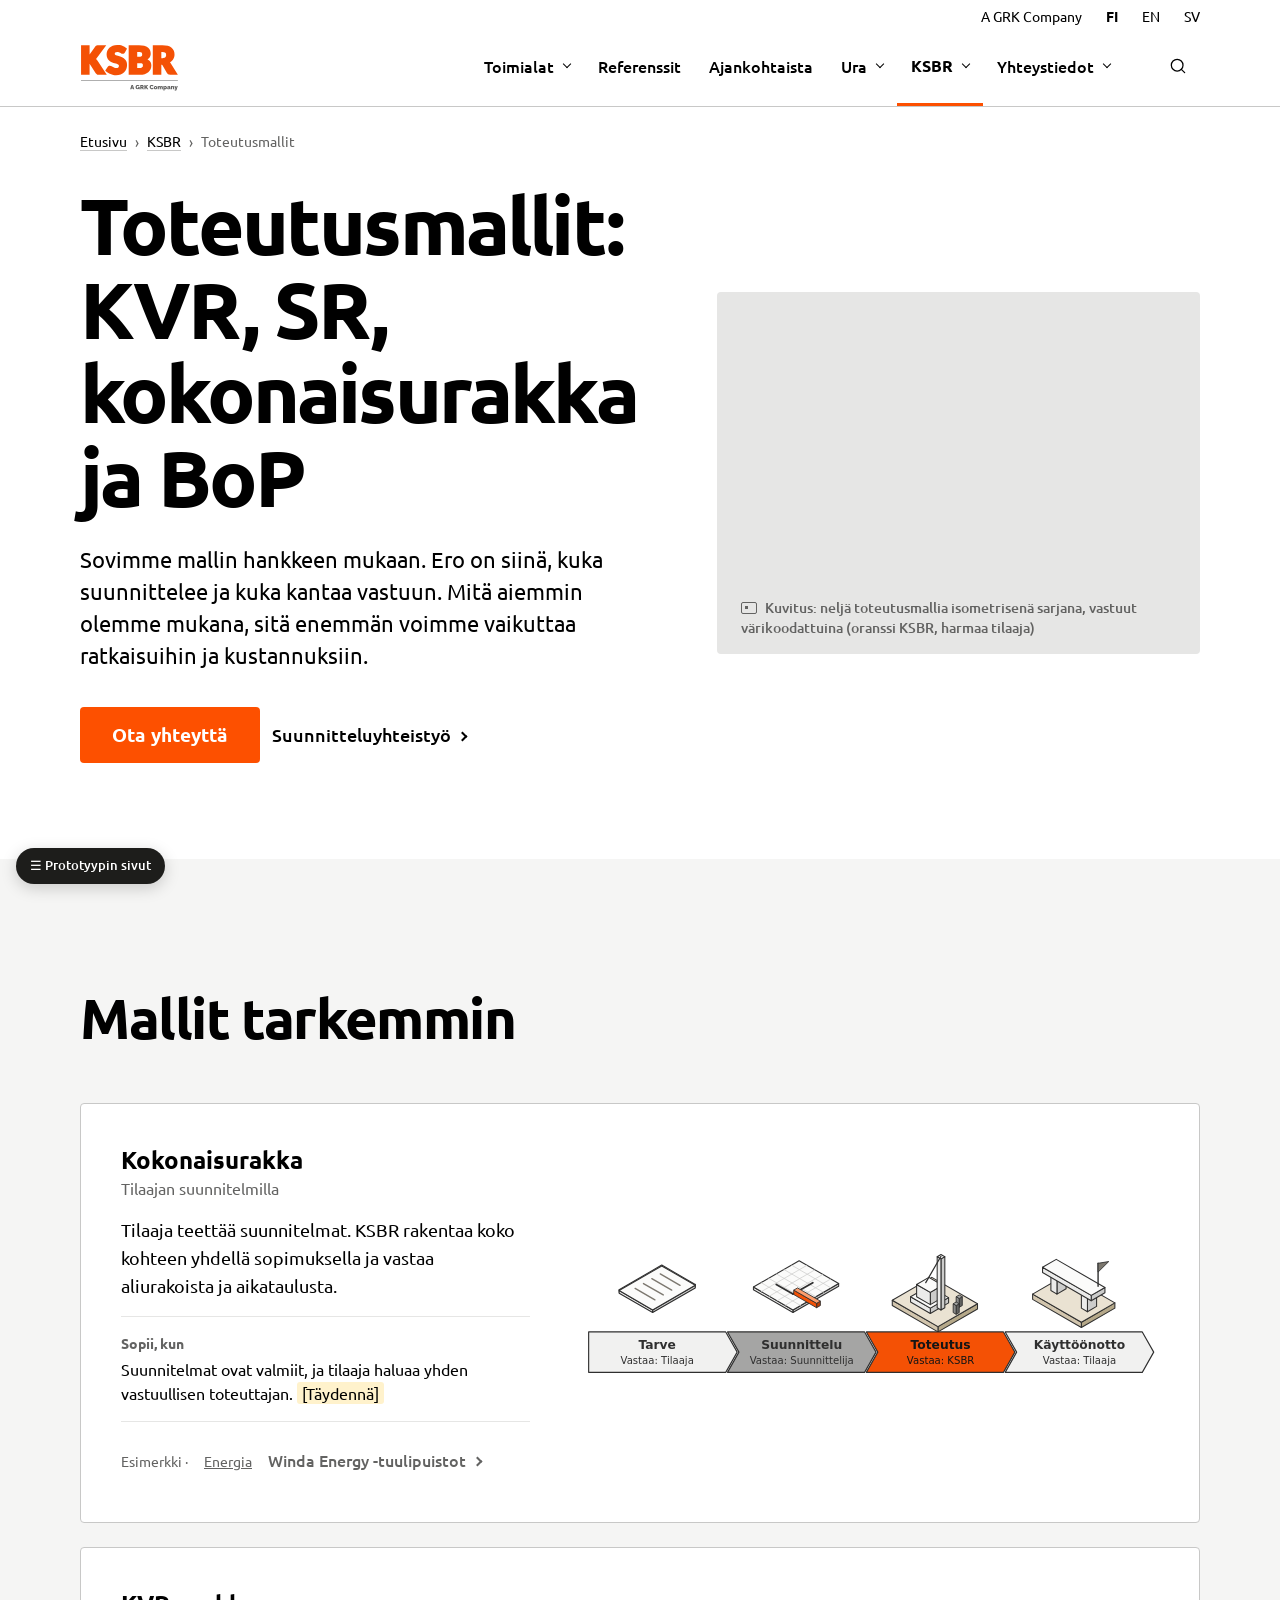
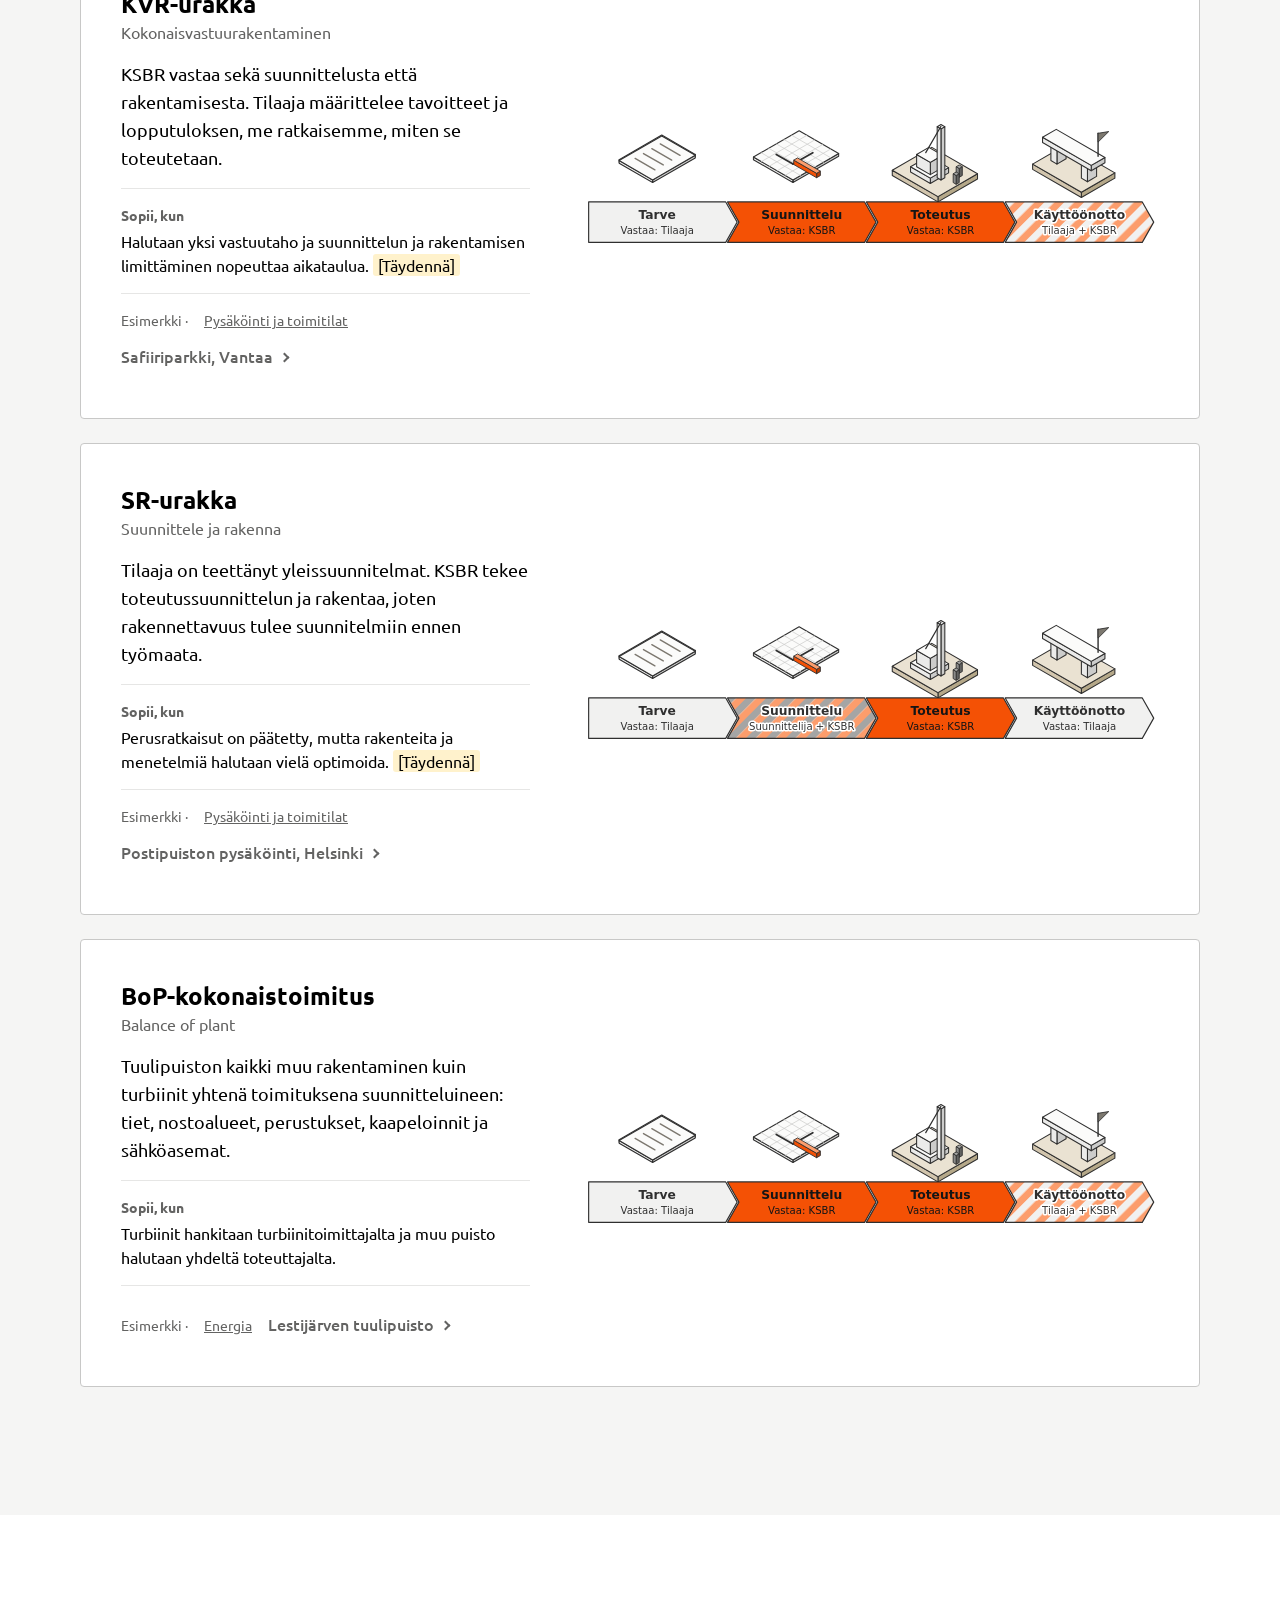
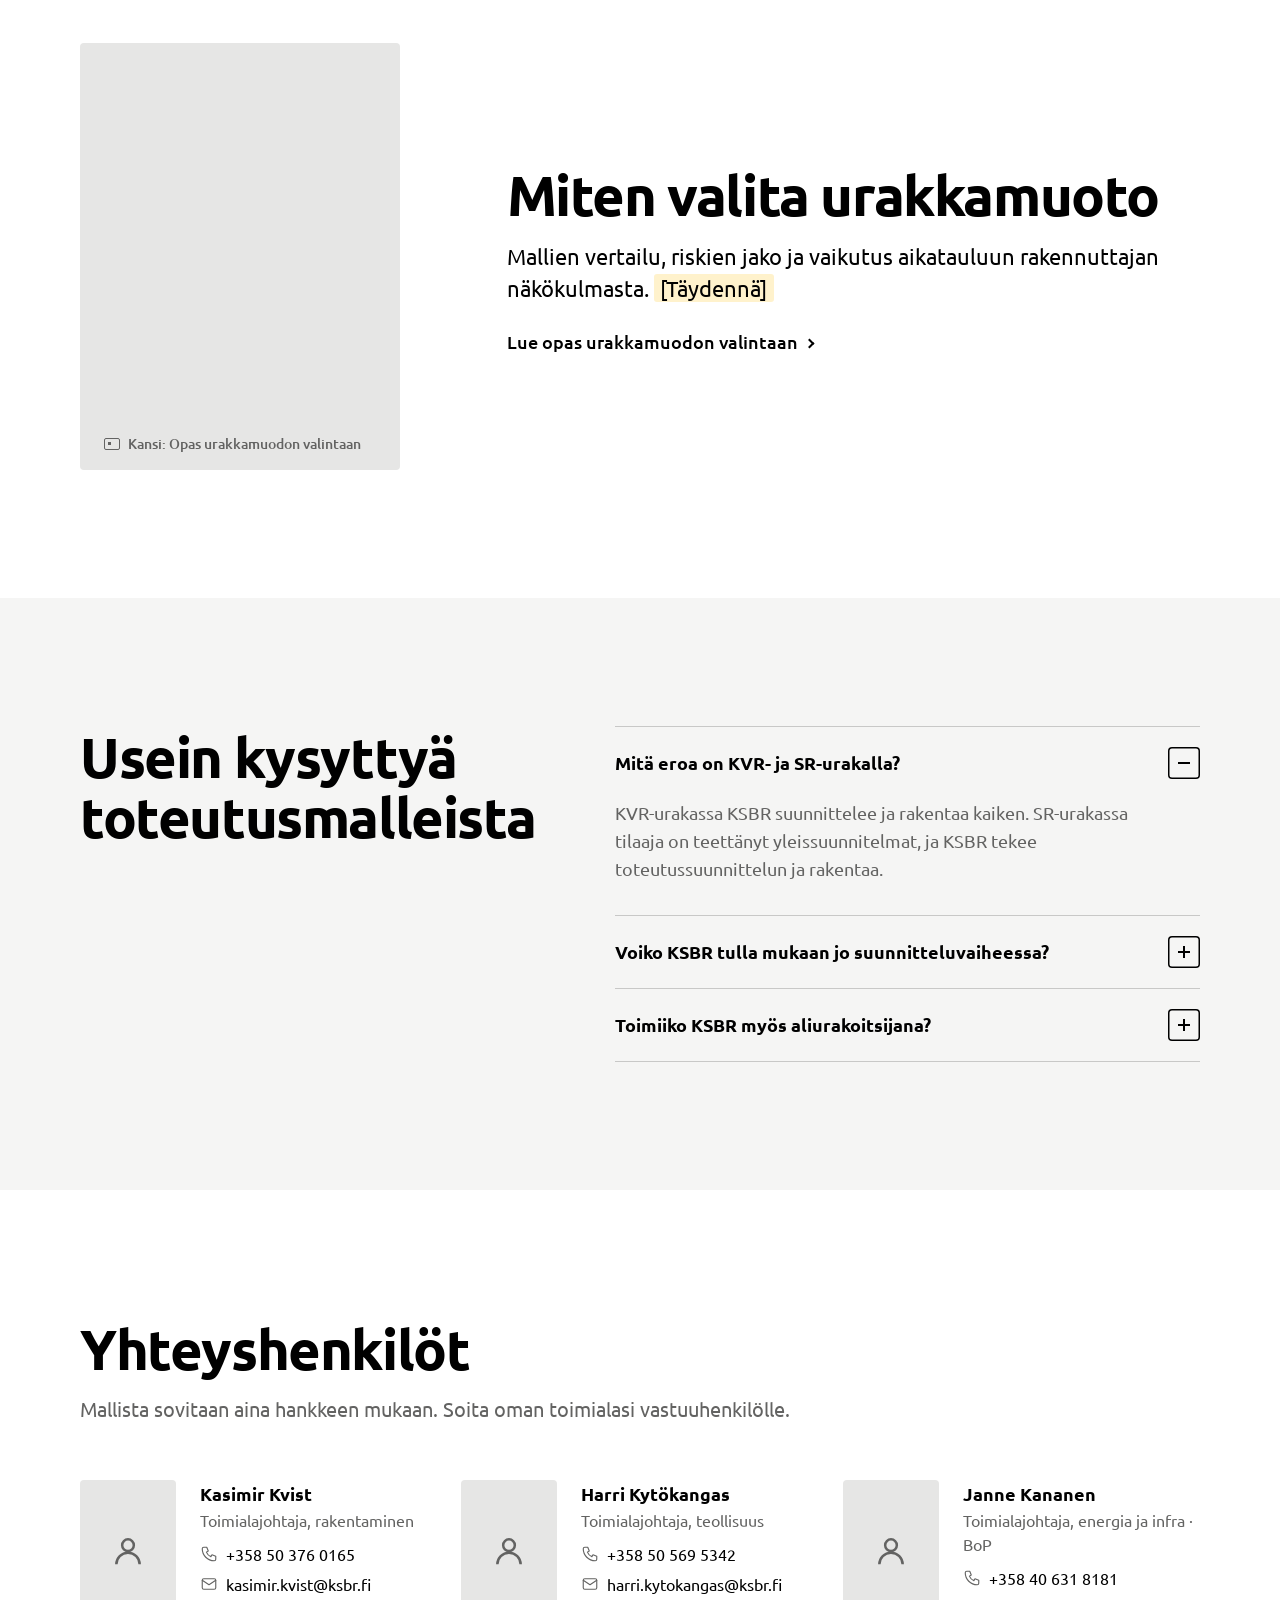
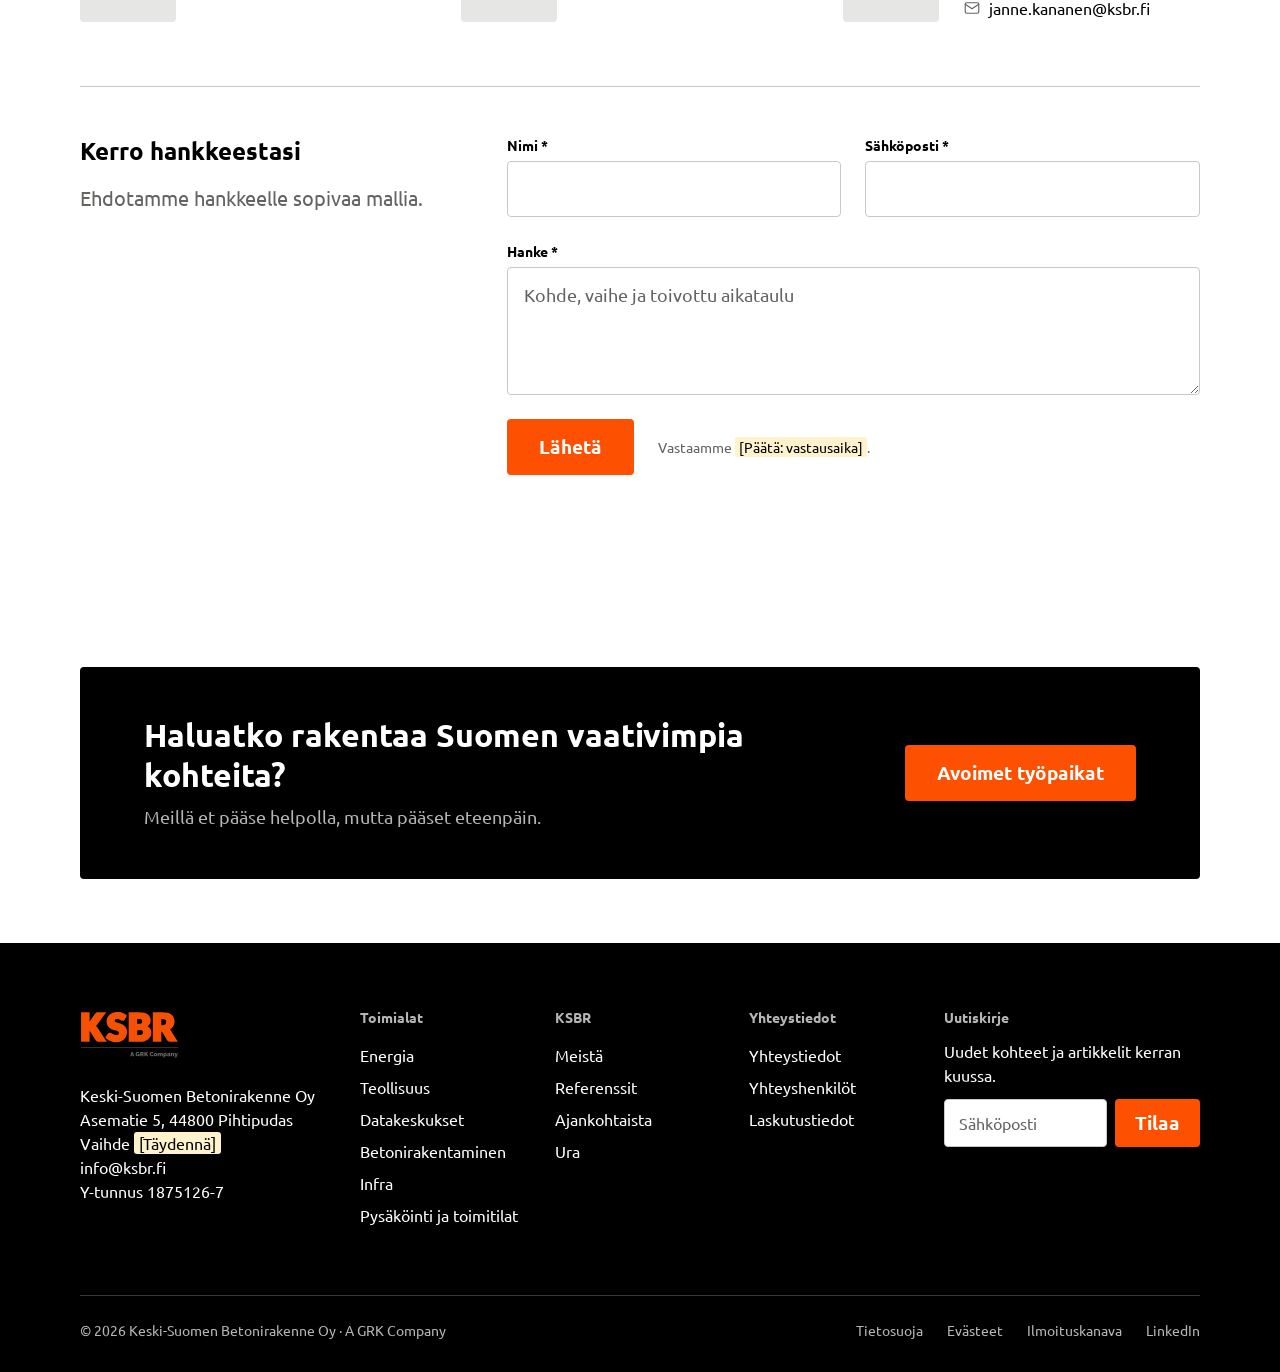
<file: toteutusmallit.html>
<!doctype html>
<html lang="fi">
<head>
<meta charset="utf-8">
<meta name="viewport" content="width=device-width, initial-scale=1">
<meta name="robots" content="noindex, nofollow">
<title>Toteutusmallit · KSBR (prototyyppi)</title>

<link rel="stylesheet" href="css/tokens.css">
<link rel="stylesheet" href="css/bundle.css">
</head>
<body>


<link rel="stylesheet" href="https://fonts.googleapis.com/css2?family=Ubuntu:ital,wght@0,300;0,400;0,500;0,700;1,400&amp;display=swap">
<style>
body{margin:0;background:#fff}
a{color:#000000}a:hover{color:#fd5000}
.matrix{width:100%;border-collapse:collapse;font-size:16px;line-height:24px}
.matrix th{text-align:left;padding:0 16px 12px 0;font-size:14px;line-height:20px;font-weight:700;border-bottom:2px solid #000}
.matrix td{padding:16px 16px 16px 0;border-bottom:1px solid #c8c8c7;vertical-align:middle}
.matrix td.model{width:26%}
.matrix td.model b{display:block;font-size:20px;line-height:28px}
.matrix td.model span{display:block;font-size:14px;line-height:20px;color:#636362}
.who{display:inline-flex;align-items:center;min-height:36px;padding:0 14px;border-radius:4px;font-size:16px;font-weight:700}
.who-ksbr{background:#fd5000;color:#000}
.who-client{background:#e6e6e5;color:#000}
.who-both{background:#fdf5ee;color:#000;box-shadow:inset 0 0 0 1px #fd5000}
.scope{font-size:16px;line-height:24px}
.scope b{font-weight:700}
.who-split{display:inline-flex;flex-wrap:wrap;gap:6px}
.legend{display:flex;gap:24px;margin-top:20px;font-size:14px;line-height:20px;color:#636362}
.legend span{display:inline-flex;align-items:center;gap:8px}
.legend i{width:16px;height:16px;border-radius:4px;display:inline-block}
.models{display:grid;gap:24px}
.model-card{display:grid;grid-template-columns:5fr 7fr;gap:56px;align-items:center;padding:40px;border:1px solid #c8c8c7;border-radius:4px;background:#fff;scroll-margin-top:24px}
.model-text{display:grid;gap:16px;align-content:start}
.flow{display:block;width:100%;max-width:652px;height:auto;justify-self:end}
.model-card h3{margin:0;font-size:24px;line-height:32px;font-weight:700}
.model-card h3 small{display:block;font-size:16px;line-height:24px;font-weight:400;color:#636362}
.model-card p{margin:0;font-size:18px;line-height:28px}
.fit{padding-top:16px;border-top:1px solid #e6e6e5}
.fit dt{font-size:14px;line-height:20px;font-weight:700;color:#636362}
.fit dd{margin:4px 0 0;font-size:16px;line-height:24px}
.example{display:flex;flex-wrap:wrap;align-items:baseline;gap:4px 16px;padding-top:16px;border-top:1px solid #e6e6e5;font-size:14px;line-height:20px;color:#636362}
.example .b-link{font-size:16px}
.guide{display:grid;grid-template-columns:4fr 8fr;gap:80px;align-items:center}
.b-footer__top{grid-template-columns:3fr 2fr 2fr 2fr 3fr}
.b-acc summary i{border-radius:4px}
@media (max-width:900px){
.models,.b-people,.b-form,.model-card{grid-template-columns:1fr}
.model-card{overflow-x:auto}
.flow{min-width:560px}
.guide,.b-faq,.b-lightform,.b-footer__top{grid-template-columns:1fr;gap:32px}
.model-card{padding:24px}
}

/* ---- hi-fi ---- */
.hf img{filter:saturate(.9) contrast(1.05)}
.hf-sec{padding:128px 80px}
.hf-h2{margin:0;font:700 56px/60px var(--font-head);letter-spacing:-.025em;text-wrap:balance}
.hf-lead{margin:20px 0 0;max-width:62ch;font:400 20px/30px var(--font-sans);color:var(--ink-2)}
.hf-eyebrow{margin:0 0 16px;font:700 13px/20px var(--font-head);letter-spacing:.12em;text-transform:uppercase;color:var(--ink-2)}
.hf-hero{position:relative;min-height:820px;display:grid;align-content:end;color:#fff;overflow:hidden;background:#111}
.hf-hero>img{position:absolute;inset:0;width:100%;height:100%;object-fit:cover}
.hf-hero::after{content:"";position:absolute;inset:0;background:linear-gradient(180deg,rgba(0,0,0,.2) 0%,rgba(0,0,0,0) 28%,rgba(0,0,0,.78) 100%),linear-gradient(90deg,rgba(0,0,0,.72) 0%,rgba(0,0,0,.35) 45%,rgba(0,0,0,0) 70%)}
.hf-hero__text{position:relative;z-index:1;padding:0 80px 160px;max-width:1100px}
.hf-hero .hf-eyebrow{color:#fff;opacity:.85}
.hf-hero h1{margin:0;font:700 112px/108px var(--font-head);letter-spacing:-.04em}
.hf-hero h1 span{display:block;color:var(--accent)}
.hf-hero p.lead{margin:32px 0 0;max-width:46ch;font:400 22px/32px var(--font-sans);color:#e8e8e7}
.hf-hero .acts{display:flex;flex-wrap:wrap;align-items:center;gap:16px 32px;margin-top:40px}
.hf-hero .acts .b-link{color:#fff}
.hf-hero__note{position:absolute;z-index:1;right:80px;top:24px;font-size:12px;line-height:16px;color:rgba(255,255,255,.6)}
.hf-tasks{position:relative;z-index:2;display:grid;grid-template-columns:repeat(4,minmax(0,1fr));margin:-72px 80px 0;background:#fff;box-shadow:0 24px 48px -24px rgba(0,0,0,.35)}
.hf-task{display:grid;grid-template-columns:28px 1fr 12px;gap:16px;align-items:center;padding:28px;text-decoration:none;color:var(--ink)}
.hf-task+.hf-task{border-left:1px solid var(--surface)}
.hf-task .b-ico{width:24px;height:24px;color:var(--ink)}
.hf-task b{display:block;font:700 18px/24px var(--font-head)}
.hf-task small{display:block;font-size:14px;line-height:20px;color:var(--ink-2)}
.hf-task::after{content:"";width:8px;height:8px;border:solid var(--ink);border-width:2px 2px 0 0;transform:rotate(45deg)}
.hf-task:hover b{text-decoration:underline;text-underline-offset:4px}
.hf-ind{display:grid;grid-template-columns:repeat(5,minmax(0,1fr));gap:24px;margin-top:64px}
.hf-indcard{display:grid;grid-template-rows:auto auto auto 1fr auto;gap:12px;text-decoration:none;color:var(--ink)}
.hf-indcard .ph{position:relative;aspect-ratio:3/4;overflow:hidden;margin-bottom:12px}
.hf-indcard .ph img{position:absolute;inset:0;width:100%;height:100%;object-fit:cover}
.hf-oldico{width:64px;height:64px;margin:-4px 0 0 -6px;filter:none!important}
.hf-indcard h3{margin:0;font:700 24px/30px var(--font-head);letter-spacing:-.01em}
.hf-indcard p{margin:0;font-size:16px;line-height:24px;color:var(--ink-2)}
.hf-indcard .b-link{align-self:end;justify-self:start;font-size:16px}
.hf-indcard:hover h3{text-decoration:underline;text-underline-offset:5px;text-decoration-thickness:2px}
.hf-ico{width:44px;height:44px;fill:none;stroke:var(--ink);stroke-width:1.75;stroke-linecap:round;stroke-linejoin:round}
.hf-ico .a{stroke:var(--accent)}
.hf-indfoot{display:flex;gap:16px 40px;margin-top:48px;padding-top:24px;border-top:1px solid var(--line)}
.hf-band{position:relative;min-height:640px;display:grid;align-content:end;overflow:hidden;color:#fff}
.hf-band>img{position:absolute;inset:0;width:100%;height:100%;object-fit:cover}
.hf-band::after{content:"";position:absolute;inset:0;background:linear-gradient(0deg,rgba(0,0,0,.82) 0%,rgba(0,0,0,.35) 50%,rgba(0,0,0,0) 75%),linear-gradient(90deg,rgba(0,0,0,.5) 0%,rgba(0,0,0,0) 60%)}
.hf-band__text{position:relative;z-index:1;padding:0 80px 72px;max-width:900px}
.hf-band .hf-eyebrow{color:#fff;opacity:.85}
.hf-band h2{margin:0;font:700 48px/54px var(--font-head);letter-spacing:-.02em}
.hf-band .b-link{margin-top:24px;color:#fff;display:inline-block}
.hf-why{background:#000;color:#fff}
.hf-why .hf-h2{color:#fff}
.hf-why .hf-lead{color:var(--on-dark)}
.hf-nums{display:grid;grid-template-columns:repeat(3,minmax(0,1fr));gap:48px;margin-top:80px}
.hf-num b{display:block;font:700 144px/1 var(--font-head);letter-spacing:-.05em;color:var(--accent);font-variant-numeric:lining-nums tabular-nums}
.hf-num small{display:block;margin-top:16px;padding-bottom:28px;border-bottom:1px solid var(--on-dark-line);font:500 18px/26px var(--font-sans);color:var(--on-dark)}
.hf-num small em{font-style:normal;font-weight:700;color:#fff;margin-right:6px}
.hf-num h3{margin:28px 0 8px;font:700 24px/32px var(--font-head)}
.hf-num p{margin:0;font-size:16px;line-height:24px;color:var(--on-dark)}
.hf-certs{display:flex;flex-wrap:wrap;gap:12px 32px;margin-top:80px;padding-top:24px;border-top:1px solid var(--on-dark-line);font:700 14px/20px var(--font-sans)}
.hf-certs span:first-child{color:var(--on-dark-muted);letter-spacing:.1em;text-transform:uppercase}
.hf-cards{display:grid;grid-template-columns:repeat(3,minmax(0,1fr));gap:24px;margin-top:56px}
.hf-card{display:grid;gap:12px;align-content:start;text-decoration:none;color:var(--ink)}
.hf-card .ph{position:relative;aspect-ratio:4/3;overflow:hidden;margin-bottom:8px}
.hf-card .ph img{position:absolute;inset:0;width:100%;height:100%;object-fit:cover}
.hf-card .meta{margin:0;font-size:14px;line-height:20px;color:var(--ink-2)}
.hf-card h3{margin:0;font:700 24px/30px var(--font-head);letter-spacing:-.01em}
.hf-card p{margin:0;font-size:16px;line-height:24px;color:var(--ink-2)}
.hf-card:hover h3{text-decoration:underline;text-underline-offset:5px;text-decoration-thickness:2px}
.hf-headrow{display:flex;justify-content:space-between;align-items:end;gap:32px}
.hf-edge{display:grid;grid-template-columns:1fr 1fr;min-height:640px}
.hf-edge .ph{position:relative;overflow:hidden}
.hf-edge .ph img{position:absolute;inset:0;width:100%;height:100%;object-fit:cover}
.hf-edge .tx{display:grid;align-content:center;gap:0;padding:96px 80px}
.hf-edge--tint .tx{background:var(--tint)}
.hf-edge .acts{display:flex;flex-wrap:wrap;gap:16px 32px;margin-top:40px;align-items:center}
.hf-edge blockquote{margin:48px 0 0;padding-top:28px;border-top:1px solid var(--line);font:700 22px/32px var(--font-head)}
.hf-edge cite{display:block;margin-top:8px;font:400 16px/24px var(--font-sans);color:var(--ink-2)}
.hf-news{display:grid;grid-template-columns:repeat(3,minmax(0,1fr));gap:24px;margin-top:56px}
.hf-news a{display:grid;grid-template-rows:auto auto 1fr auto;gap:12px;text-decoration:none;color:var(--ink)}
.hf-news .ph{position:relative;aspect-ratio:16/10;overflow:hidden;margin-bottom:8px}
.hf-news .ph img{position:absolute;inset:0;width:100%;height:100%;object-fit:cover}
.hf-news time{font-size:14px;line-height:20px;color:var(--ink-2)}
.hf-news h3{margin:0;font:700 22px/30px var(--font-head)}
.hf-news .b-link{align-self:end;justify-self:start}
.hf-news a:hover h3{text-decoration:underline;text-underline-offset:4px}
.hf-letter{display:grid;grid-template-columns:5fr 7fr;gap:48px;align-items:center;margin-top:72px;padding:40px;background:#fff}
.hf-letter h3{margin:0;font:700 26px/32px var(--font-head)}
.hf-letter p{margin:6px 0 0;color:var(--ink-2)}
.hf-letter form{display:flex;gap:8px}.hf-letter .b-input{flex:1}
.hf-steps{display:grid;grid-template-columns:repeat(5,minmax(0,1fr));gap:20px;margin-top:64px;position:relative}
.hf-step{display:grid;grid-template-rows:auto auto auto 1fr auto;gap:10px;text-decoration:none;color:var(--ink)}
.hf-step .no{display:flex;align-items:center;gap:16px;font:700 56px/1 var(--font-head);letter-spacing:-.03em;color:var(--accent);font-variant-numeric:lining-nums tabular-nums}
.hf-step .no::after{content:"";flex:1;height:1px;background:var(--line)}
.hf-step:last-child .no::after{background:transparent}
.hf-step .ph{position:relative;aspect-ratio:3/4;overflow:hidden;margin:6px 0 10px}
.hf-step .ph img{position:absolute;inset:0;width:100%;height:100%;object-fit:cover}
.hf-step h3{margin:0;font:700 22px/28px var(--font-head)}
.hf-step p{margin:0;font-size:15px;line-height:22px;color:var(--ink-2)}
.hf-step .b-link{align-self:end;justify-self:start;font-size:15px}
.hf-step:hover h3{text-decoration:underline;text-underline-offset:4px}
.hf-herostats{position:relative;z-index:1;display:grid;grid-template-columns:repeat(3,minmax(0,1fr));margin:0 80px;border-top:1px solid rgba(255,255,255,.35)}
.hf-herostats div{padding:28px 0 40px}
.hf-herostats b{display:block;font:700 72px/1 var(--font-head);letter-spacing:-.04em;color:var(--accent)}
.hf-herostats small{display:block;margin-top:10px;font:500 16px/24px var(--font-sans);color:#e8e8e7}
.hf-herostats small em{font-style:normal;font-weight:700;color:#fff;margin-right:6px}
.hf-usp{display:grid;grid-template-columns:repeat(3,minmax(0,1fr));gap:48px;margin-top:64px}
.hf-usp div{padding-top:28px;border-top:1px solid var(--on-dark-line)}
.hf-usp h3{margin:0 0 12px;font:700 28px/34px var(--font-head);letter-spacing:-.01em;color:#fff}
.hf-usp p{margin:0;font-size:17px;line-height:26px;color:var(--on-dark)}
@media (max-width:900px){
.hf-sec{padding:72px 20px}.hf-h2{font-size:34px;line-height:40px}
.hf-hero{min-height:640px}.hf-hero__text{padding:0 20px 120px}.hf-hero h1{font-size:52px;line-height:50px}
.hf-tasks{grid-template-columns:1fr;margin:-48px 20px 0}.hf-task+.hf-task{border-left:0;border-top:1px solid var(--surface)}
.hf-ind,.hf-nums,.hf-cards,.hf-news,.hf-letter,.hf-edge,.hf-steps,.hf-usp,.hf-herostats{grid-template-columns:1fr}
.hf-ind{grid-template-columns:1fr 1fr}
.hf-num b{font-size:88px}.hf-edge .tx{padding:56px 20px}.hf-band__text{padding:0 20px 48px}.hf-band h2{font-size:30px;line-height:36px}
.hf-herostats{margin:0 20px}.hf-herostats b{font-size:48px}
}

/* ---- hi-fi: yleiset sivut ---- */
.hf .b-section{padding:128px 80px}
.hf .b-section--tight{padding-top:64px;padding-bottom:64px}
.hf .b-h1{font-size:80px;line-height:84px;letter-spacing:-.035em}
.hf .b-h2{font-size:56px;line-height:60px;letter-spacing:-.025em;text-wrap:balance}
.hf .b-head .b-body{font-size:20px;line-height:30px}
.hf .b-head{margin-bottom:56px}
.hf .b-lead{font-size:22px;line-height:32px}
.hf .b-why__num,.hf .why-num{font-size:120px;line-height:1;letter-spacing:-.05em;color:var(--accent)}
.hf .b-chain__no{font-size:56px;line-height:1;letter-spacing:-.03em;color:var(--accent)}
.hf .b-case h3{font-size:22px;line-height:28px}
.hf .b-case:hover h3,.hf .b-industry:hover h3{text-decoration:underline;text-underline-offset:5px;text-decoration-thickness:2px}
.hf-hero--page{min-height:760px}
.hf-hero--page .hf-hero__text{display:grid;gap:20px;padding-bottom:104px;max-width:1000px}
.hf-hero--page h1,.hf-hero--page .b-h1{margin:0;color:#fff;font:700 80px/84px var(--font-head);letter-spacing:-.035em;max-width:16ch;text-wrap:balance}
.hf-hero--page .b-lead{margin:0;color:#e8e8e7;max-width:48ch}
.hf-hero--page .b-eyebrow{color:#fff;opacity:.85}
.hf-hero--page a:not(.b-btn){color:#fff}
.hf-hero--page .tag{background:transparent;color:#fff;border-color:rgba(255,255,255,.55)}
.hf-hero--page .quick a{text-decoration-color:rgba(255,255,255,.5)}
.hf-hero--page .recruiter-mini{border-color:rgba(255,255,255,.3);color:#fff}
.hf-hero--page .recruiter-mini b{color:#d0d0cf}
.hf-hero--page .recruiter-mini .b-ico{color:#fff}
@media (max-width:900px){
.hf .b-section{padding:72px 20px}.hf .b-h2{font-size:34px;line-height:40px}.hf .b-h1{font-size:44px;line-height:48px}
.hf-hero--page{min-height:600px}.hf-hero--page h1,.hf-hero--page .b-h1{font-size:44px;line-height:48px}.hf-hero--page .hf-hero__text{padding:0 20px 72px}
.hf .b-why__num,.hf .why-num{font-size:72px}
}

/* ---- audit-korjaukset ---- */
.hf-skip{position:absolute;left:16px;top:-80px;z-index:100;padding:12px 16px;background:var(--ink);color:#fff;font:700 16px/24px var(--font-sans);text-decoration:none}
.hf-skip:focus{top:16px;color:#fff}
.hf :focus-visible{outline:3px solid var(--accent);outline-offset:3px}
.hf .b-btn:focus-visible{outline:3px solid var(--ink);outline-offset:2px;box-shadow:0 0 0 2px #fff}
.hf .b-footer h2.hf-fh{margin:0 0 12px;font-size:14px;line-height:20px;font-weight:700;color:var(--on-dark-muted)}
.hf .sr-only{position:absolute;width:1px;height:1px;overflow:hidden;clip:rect(0 0 0 0);white-space:nowrap}
.hf h3 .b-gap,.hf .b-person__name .b-gap{font-size:.75em;font-weight:500}
.hf .b-step::before{font-size:48px;line-height:1;letter-spacing:-.03em}
.hf-hero::after{background:linear-gradient(0deg,rgba(0,0,0,.52) 0%,rgba(0,0,0,0) 40%),linear-gradient(90deg,rgba(0,0,0,.68) 0%,rgba(0,0,0,.55) 38%,rgba(0,0,0,.16) 60%,rgba(0,0,0,0) 74%)}
.hf-hero .lead,.hf-hero--page .b-lead{max-width:40ch}
.hf-menu{display:none;align-items:center;gap:8px;min-height:44px;padding:0 12px;border:1px solid var(--line);border-radius:4px;background:#fff;font:700 15px/20px var(--font-sans);color:var(--ink)}
.hf-menu i{display:block;width:18px;height:2px;background:currentColor;box-shadow:0 6px 0 currentColor,0 -6px 0 currentColor}
.hf .hf-hero h1,.hf .hf-hero--page h1{hyphens:auto;overflow-wrap:anywhere}
@media (max-width:1200px){.hf-ind,.hf-steps{grid-template-columns:repeat(3,minmax(0,1fr))}}
@media (max-width:900px){
.hf .b-nav__menu,.hf .b-nav__util{display:none}.hf-menu{display:inline-flex;margin-left:auto}
.hf .hf-hero h1,.hf .hf-hero--page h1{font-size:clamp(34px,9vw,52px);line-height:1.08}
.hf-ind,.hf-steps{grid-template-columns:1fr 1fr}
}

/* ---- audit-kierros-3 ---- */
.hf .hf-hero h1,.hf .hf-hero--page h1{hyphens:manual;overflow-wrap:normal}
.hf-hero--page h1,.hf-hero--page .b-h1{max-width:20ch}
.hf-hero--page .b-lead{font:400 20px/30px var(--font-sans);max-width:44ch}
.hf-hero--tv h1{font-size:clamp(34px,5vw,64px)!important;line-height:1.06!important;max-width:16ch}
.hf-hero>img{object-position:var(--pos,center)}
.b-nav__menu.is-open{display:grid!important;position:absolute;left:0;right:0;top:100%;z-index:50;gap:0;padding:8px 20px 24px;background:#fff;box-shadow:0 24px 32px -24px rgba(0,0,0,.4)}
.b-nav__menu.is-open .b-nav__item{padding:16px 0;border-bottom:1px solid var(--surface);font-size:18px}
.hf .b-nav__bar{position:relative}
@media (max-width:900px){
.hf-hero::after{background:linear-gradient(0deg,rgba(0,0,0,.74) 0%,rgba(0,0,0,.6) 50%,rgba(0,0,0,.24) 85%,rgba(0,0,0,.1) 100%)}
.hf-hero>img{object-position:70% 20%}
}
@media (max-width:600px){.hf .hf-hero h1,.hf .hf-hero--page h1{overflow-wrap:anywhere}}

/* ---- audit-kierros-4 ---- */
@media (max-width:600px){.hf-ind>:last-child:nth-child(odd){grid-column:1/-1}}
.hf .b-link{white-space:nowrap}
.hf-indfoot{flex-wrap:wrap}
.b-nav__menu .hf-langs{display:none}
.b-nav__menu.is-open .hf-langs{display:flex;gap:20px;align-items:center;padding:20px 0 4px;font-size:15px}
.b-nav__menu.is-open .hf-langs a{min-height:44px;display:inline-flex;align-items:center;text-decoration:none;color:var(--ink)}
.b-nav__menu.is-open .hf-langs a[aria-current]{font-weight:700;text-decoration:underline;text-underline-offset:4px}
.b-nav__menu.is-open .hf-langs .grk{margin-left:auto;color:var(--ink-2)}
body.menu-open{overflow:hidden}
@media (max-width:600px){
.hf-headrow{flex-direction:column;align-items:flex-start;gap:16px}
.hf-hero--tv .hf-hero__text{padding-top:56px}
.hf-herostats{grid-template-columns:repeat(3,minmax(0,1fr))!important;margin:0 20px;gap:12px}
.hf-herostats div{padding:20px 0 28px}
.hf-herostats b{font-size:34px}
.hf-herostats small{font-size:13px;line-height:18px}
.hf-steps{grid-template-columns:1fr!important}
.hf-step .ph{aspect-ratio:16/9}
.hf .b-media:not(:has(img)){aspect-ratio:16/9;min-height:0}
}
</style>

<div class="b-root hf" style="width: 100%;">
<a class="hf-skip" href="#sisalto">Siirry sisältöön</a>

<header class="b-nav">
  <div class="b-nav__util"><a href="https://grk.fi">A GRK Company</a><a href="#" data-proto-missing aria-current="true">FI</a><a href="#" data-proto-missing>EN</a><a href="#" data-proto-missing>SV</a></div>
  <div class="b-nav__bar">
    <img fetchpriority="high" class="b-nav__logo" src="img/ksbr-logo.svg" alt="KSBR – A GRK Company">
    <nav class="b-nav__menu" id="paavalikko" aria-label="Päävalikko">
      <a class="b-nav__item b-nav__item--menu" href="index.html#toimialat">Toimialat</a>
      <a class="b-nav__item" href="referenssit.html">Referenssit</a>
      <a class="b-nav__item" href="#" data-proto-missing>Ajankohtaista</a>
      <a class="b-nav__item b-nav__item--menu" href="ura.html">Ura</a>
      <a class="b-nav__item b-nav__item--menu" href="index.html" aria-current="page">KSBR</a>
      <a class="b-nav__item b-nav__item--menu" href="yhteystiedot.html">Yhteystiedot</a>
      <div class="hf-langs"><a href="#" data-proto-missing aria-current="page" lang="fi">FI</a><a href="#" data-proto-missing hreflang="en" lang="en">EN</a><a href="#" data-proto-missing hreflang="sv" lang="sv">SV</a><a class="grk" href="https://grk.fi">A GRK Company</a></div>
    </nav>
    <button class="hf-menu" type="button" aria-expanded="false" aria-controls="paavalikko"><i aria-hidden="true"></i>Valikko</button>
    <a class="b-nav__search" href="index.html" aria-label="Haku"><svg class="b-ico" viewBox="0 0 24 24" aria-hidden="true"><circle cx="11" cy="11" r="7"></circle><path d="m20 20-4-4"></path></svg></a>
  </div>
</header>
<ol class="b-crumbs"><li><a href="index.html">Etusivu</a></li><li><a href="index.html">KSBR</a></li><li aria-current="page">Toteutusmallit</li></ol>
<main id="sisalto">

<section class="b-hero">
  <div class="b-hero__text">
    <h1 class="b-h1">Toteutusmallit: KVR, SR, kokonaisurakka ja BoP</h1>
    <p class="b-lead">Sovimme mallin hankkeen mukaan. Ero on siinä, kuka suunnittelee ja kuka kantaa vastuun. Mitä aiemmin olemme mukana, sitä enemmän voimme vaikuttaa ratkaisuihin ja kustannuksiin.</p>
    <div class="b-btns"><a class="b-btn" href="#yhteyshenkilot">Ota yhteyttä</a><a class="b-link" href="suunnitteluyhteistyo.html">Suunnitteluyhteistyö</a></div>
  </div>
  <div class="b-media"><span>Kuvitus: neljä toteutusmallia isometrisenä sarjana, vastuut värikoodattuina (oranssi KSBR, harmaa tilaaja)</span></div>
</section>

<section class="b-section b-section--gray"><div class="b-inner">
  <div class="b-head"><h2 class="b-h2">Mallit tarkemmin</h2></div>
  <div class="models">
    <article class="model-card" id="kokonaisurakka">
      <div class="model-text">
      <h3>Kokonaisurakka<small>Tilaajan suunnitelmilla</small></h3>
      <p>Tilaaja teettää suunnitelmat. KSBR rakentaa koko kohteen yhdellä sopimuksella ja vastaa aliurakoista ja aikataulusta.</p>
      <dl class="fit"><dt>Sopii, kun</dt><dd>Suunnitelmat ovat valmiit, ja tilaaja haluaa yhden vastuullisen toteuttajan. <mark class="b-gap">[Täydennä]</mark></dd></dl>
      <div class="example">Esimerkki · <a href="tuulivoima.html" style="color: #636362;">Energia</a><a class="b-link" href="referenssi-lestijarvi.html">Winda Energy -tuulipuistot</a></div>
    </div>
      <img loading="lazy" decoding="async" class="flow" src="img/tm-kokonaisurakka-vuo.svg" alt="Kokonaisurakka: tarve tilaaja, suunnittelu tilaajan suunnittelija, toteutus KSBR, käyttöönotto tilaaja.">
    </article>
    <article class="model-card" id="kvr">
      <div class="model-text">
      <h3>KVR-urakka<small>Kokonaisvastuurakentaminen</small></h3>
      <p>KSBR vastaa sekä suunnittelusta että rakentamisesta. Tilaaja määrittelee tavoitteet ja lopputuloksen, me ratkaisemme, miten se toteutetaan.</p>
      <dl class="fit"><dt>Sopii, kun</dt><dd>Halutaan yksi vastuutaho ja suunnittelun ja rakentamisen limittäminen nopeuttaa aikataulua. <mark class="b-gap">[Täydennä]</mark></dd></dl>
      <div class="example">Esimerkki · <a href="#" data-proto-missing style="color: #636362;">Pysäköinti ja toimitilat</a><a class="b-link" href="referenssi-lestijarvi.html">Safiiriparkki, Vantaa</a></div>
    </div>
      <img loading="lazy" decoding="async" class="flow" src="img/tm-kvr-vuo.svg" alt="KVR-urakka: tarve tilaaja, suunnittelu ja toteutus KSBR, käyttöönotto tilaaja ja KSBR.">
    </article>
    <article class="model-card" id="sr">
      <div class="model-text">
      <h3>SR-urakka<small>Suunnittele ja rakenna</small></h3>
      <p>Tilaaja on teettänyt yleissuunnitelmat. KSBR tekee toteutussuunnittelun ja rakentaa, joten rakennettavuus tulee suunnitelmiin ennen työmaata.</p>
      <dl class="fit"><dt>Sopii, kun</dt><dd>Perusratkaisut on päätetty, mutta rakenteita ja menetelmiä halutaan vielä optimoida. <mark class="b-gap">[Täydennä]</mark></dd></dl>
      <div class="example">Esimerkki · <a href="#" data-proto-missing style="color: #636362;">Pysäköinti ja toimitilat</a><a class="b-link" href="referenssi-lestijarvi.html">Postipuiston pysäköinti, Helsinki</a></div>
    </div>
      <img loading="lazy" decoding="async" class="flow" src="img/tm-sr-vuo.svg" alt="SR-urakka: tarve tilaaja, suunnittelu suunnittelija ja KSBR, toteutus KSBR, käyttöönotto tilaaja.">
    </article>
    <article class="model-card" id="bop">
      <div class="model-text">
      <h3>BoP-kokonaistoimitus<small>Balance of plant</small></h3>
      <p>Tuulipuiston kaikki muu rakentaminen kuin turbiinit yhtenä toimituksena suunnitteluineen: tiet, nostoalueet, perustukset, kaapeloinnit ja sähköasemat.</p>
      <dl class="fit"><dt>Sopii, kun</dt><dd>Turbiinit hankitaan turbiinitoimittajalta ja muu puisto halutaan yhdeltä toteuttajalta.</dd></dl>
      <div class="example">Esimerkki · <a href="tuulivoima.html" style="color: #636362;">Energia</a><a class="b-link" href="referenssi-lestijarvi.html">Lestijärven tuulipuisto</a></div>
    </div>
      <img loading="lazy" decoding="async" class="flow" src="img/tm-bop-vuo.svg" alt="BoP-kokonaistoimitus: tarve tilaaja, suunnittelu ja toteutus KSBR, käyttöönotto tilaaja ja KSBR.">
    </article>
  </div>
</div></section>

<section class="b-section"><div class="b-inner guide">
  <div class="b-media b-media--portrait" style="max-width: 320px;"><span>Kansi: Opas urakkamuodon valintaan</span></div>
  <div>
    <h2 class="b-h2" style="margin-top: 8px;">Miten valita urakkamuoto</h2>
    <p class="b-lead" style="margin-top: 16px;">Mallien vertailu, riskien jako ja vaikutus aikatauluun rakennuttajan näkökulmasta. <mark class="b-gap">[Täydennä]</mark></p>
    <p style="margin-top: 24px;"><a class="b-link" href="toteutusmallit.html">Lue opas urakkamuodon valintaan</a></p>
  </div>
</div></section>

<section class="b-section b-section--gray"><div class="b-inner b-faq">
  <div class="b-head" style="margin: 0;"><h2 class="b-h2">Usein kysyttyä toteutusmalleista</h2></div>
  <div>
    <details class="b-acc" open="open"><summary><span>Mitä eroa on KVR- ja SR-urakalla?</span><i></i></summary><div class="b-acc__body">KVR-urakassa KSBR suunnittelee ja rakentaa kaiken. SR-urakassa tilaaja on teettänyt yleissuunnitelmat, ja KSBR tekee toteutussuunnittelun ja rakentaa.</div></details>
    <details class="b-acc"><summary><span>Voiko KSBR tulla mukaan jo suunnitteluvaiheessa?</span><i></i></summary><div class="b-acc__body">Kyllä, ja mitä aiemmin, sitä enemmän ratkaisuihin voi vaikuttaa. Lue lisää suunnitteluyhteistyöstä.</div></details>
    <details class="b-acc"><summary><span>Toimiiko KSBR myös aliurakoitsijana?</span><i></i></summary><div class="b-acc__body"><mark class="b-gap">[Täydennä]</mark></div></details>
  </div>
</div></section>

<section class="b-section" id="yhteyshenkilot"><div class="b-inner">
  <div class="b-head"><h2 class="b-h2">Yhteyshenkilöt</h2><p class="b-body">Mallista sovitaan aina hankkeen mukaan. Soita oman toimialasi vastuuhenkilölle.</p></div>
  <div class="b-people">
    <div class="b-person"><div class="b-person__img" aria-hidden="true"><svg viewBox="0 0 24 24"><circle cx="12" cy="8.5" r="3.5"></circle><path d="M5 20a7 7 0 0 1 14 0"></path></svg></div><div><p class="b-person__name">Kasimir Kvist</p><p class="b-person__role">Toimialajohtaja, rakentaminen</p><p class="b-person__ch"><a href="tel:+358503760165"><svg class="b-ico" viewBox="0 0 24 24" aria-hidden="true"><path d="M5 3h4l2 5-2.5 1.5a11 11 0 0 0 6 6L16 13l5 2v4a2 2 0 0 1-2 2A16 16 0 0 1 3 5a2 2 0 0 1 2-2"></path></svg>+358 50 376 0165</a><a href="mailto:kasimir.kvist@ksbr.fi"><svg class="b-ico" viewBox="0 0 24 24" aria-hidden="true"><rect x="3" y="5" width="18" height="14" rx="2"></rect><path d="m3 7 9 6 9-6"></path></svg>kasimir.kvist@ksbr.fi</a></p></div></div>
    <div class="b-person"><div class="b-person__img" aria-hidden="true"><svg viewBox="0 0 24 24"><circle cx="12" cy="8.5" r="3.5"></circle><path d="M5 20a7 7 0 0 1 14 0"></path></svg></div><div><p class="b-person__name">Harri Kytökangas</p><p class="b-person__role">Toimialajohtaja, teollisuus</p><p class="b-person__ch"><a href="tel:+358505695342"><svg class="b-ico" viewBox="0 0 24 24" aria-hidden="true"><path d="M5 3h4l2 5-2.5 1.5a11 11 0 0 0 6 6L16 13l5 2v4a2 2 0 0 1-2 2A16 16 0 0 1 3 5a2 2 0 0 1 2-2"></path></svg>+358 50 569 5342</a><a href="mailto:harri.kytokangas@ksbr.fi"><svg class="b-ico" viewBox="0 0 24 24" aria-hidden="true"><rect x="3" y="5" width="18" height="14" rx="2"></rect><path d="m3 7 9 6 9-6"></path></svg>harri.kytokangas@ksbr.fi</a></p></div></div>
    <div class="b-person"><div class="b-person__img" aria-hidden="true"><svg viewBox="0 0 24 24"><circle cx="12" cy="8.5" r="3.5"></circle><path d="M5 20a7 7 0 0 1 14 0"></path></svg></div><div><p class="b-person__name">Janne Kananen</p><p class="b-person__role">Toimialajohtaja, energia ja infra · BoP</p><p class="b-person__ch"><a href="tel:+358406318181"><svg class="b-ico" viewBox="0 0 24 24" aria-hidden="true"><path d="M5 3h4l2 5-2.5 1.5a11 11 0 0 0 6 6L16 13l5 2v4a2 2 0 0 1-2 2A16 16 0 0 1 3 5a2 2 0 0 1 2-2"></path></svg>+358 40 631 8181</a><a href="mailto:janne.kananen@ksbr.fi"><svg class="b-ico" viewBox="0 0 24 24" aria-hidden="true"><rect x="3" y="5" width="18" height="14" rx="2"></rect><path d="m3 7 9 6 9-6"></path></svg>janne.kananen@ksbr.fi</a></p></div></div>
  </div>
  <div class="b-lightform">
    <div class="b-head" style="margin: 0; align-content: start;"><h3 class="b-h3">Kerro hankkeestasi</h3><p class="b-body">Ehdotamme hankkeelle sopivaa mallia.</p></div>
    <form class="b-form">
      <div class="b-field"><label for="tm-nimi">Nimi *</label><input class="b-input" id="tm-nimi" type="text"></div>
      <div class="b-field"><label for="tm-email">Sähköposti *</label><input class="b-input" id="tm-email" type="email"></div>
      <div class="b-field b-field--full"><label for="tm-viesti">Hanke *</label><textarea class="b-textarea" id="tm-viesti" placeholder="Kohde, vaihe ja toivottu aikataulu"></textarea></div>
      <div class="b-form__foot"><button class="b-btn" type="button">Lähetä</button><span class="b-small">Vastaamme <mark class="b-gap">[Päätä: vastausaika]</mark>.</span></div>
    </form>
  </div>
</div></section>

</main>
<section class="b-section b-section--tight"><div class="b-inner"><div class="b-strip"><div><h2>Haluatko rakentaa Suomen vaativimpia kohteita?</h2><p>Meillä et pääse helpolla, mutta pääset eteenpäin.</p></div><a class="b-btn" href="ura.html">Avoimet työpaikat</a></div></div></section>

<footer class="b-footer"><div class="b-footer__top">
  <div><img loading="lazy" decoding="async" class="b-footer__logo" src="img/ksbr-logo.svg" alt="KSBR – A GRK Company"><address class="b-footer__addr">Keski-Suomen Betonirakenne Oy<br>Asematie 5, 44800 Pihtipudas<br>Vaihde <mark class="b-gap">[Täydennä]</mark><br><a href="mailto:info@ksbr.fi" style="color: #ffffff;">info@ksbr.fi</a><br>Y-tunnus 1875126-7</address></div>
  <div><h2 class="hf-fh">Toimialat</h2><ul><li><a href="tuulivoima.html" style="color: #ffffff;">Energia</a></li><li><a href="teollisuus.html" style="color: #ffffff;">Teollisuus</a></li><li><a href="#" data-proto-missing style="color: #ffffff;">Datakeskukset</a></li><li><a href="betonirakentaminen.html" style="color: #ffffff;">Betonirakentaminen</a></li><li><a href="#" data-proto-missing style="color: #ffffff;">Infra</a></li><li><a href="#" data-proto-missing style="color: #ffffff;">Pysäköinti ja toimitilat</a></li></ul></div>
  <div><h2 class="hf-fh">KSBR</h2><ul><li><a href="meista.html" style="color: #ffffff;">Meistä</a></li><li><a href="referenssit.html" style="color: #ffffff;">Referenssit</a></li><li><a href="#" data-proto-missing style="color: #ffffff;">Ajankohtaista</a></li><li><a href="ura.html" style="color: #ffffff;">Ura</a></li></ul></div>
  <div><h2 class="hf-fh">Yhteystiedot</h2><ul><li><a href="yhteystiedot.html" style="color: #ffffff;">Yhteystiedot</a></li><li><a href="yhteyshenkilot.html" style="color: #ffffff;">Yhteyshenkilöt</a></li><li><a href="yhteystiedot.html" style="color: #ffffff;">Laskutustiedot</a></li></ul></div>
  <div><h2 class="hf-fh">Uutiskirje</h2><p style="font-size: 16px; line-height: 24px;">Uudet kohteet ja artikkelit kerran kuussa.</p><form class="b-footer__news"><input class="b-input" type="email" placeholder="Sähköposti" aria-label="Sähköposti"><button class="b-btn" type="button">Tilaa</button></form></div>
</div><div class="b-footer__bottom"><span>© 2026 Keski-Suomen Betonirakenne Oy · A GRK Company</span><nav><a href="#" data-proto-missing style="color: #b5b5b4;">Tietosuoja</a><a href="#" data-proto-missing style="color: #b5b5b4;">Evästeet</a><a href="#" data-proto-missing style="color: #b5b5b4;">Ilmoituskanava</a><a href="#" data-proto-missing style="color: #b5b5b4;">LinkedIn</a></nav></div></footer>

<script>(function(){var b=document.querySelector('.hf-menu'),m=document.getElementById('paavalikko');if(!b||!m)return;function set(o){b.setAttribute('aria-expanded',String(o));m.classList.toggle('is-open',o);document.body.classList.toggle('menu-open',o);var mn=document.querySelector('main'),ft=document.querySelector('footer');if(mn)mn.inert=o;if(ft)ft.inert=o;if(o){var f=m.querySelector('a');f&&f.focus()}else b.focus()}b.onclick=function(e){e.stopPropagation();set(b.getAttribute('aria-expanded')!=='true')};document.addEventListener('keydown',function(e){if(e.key==='Escape'&&m.classList.contains('is-open'))set(false)});document.addEventListener('click',function(e){if(m.classList.contains('is-open')&&!m.contains(e.target))set(false)})})();</script>
</div>



<style>
.pt-bar{position:fixed;left:16px;bottom:16px;z-index:9999;font:500 13px/1.2 Ubuntu,system-ui,sans-serif}
.pt-bar>button{display:flex;align-items:center;gap:8px;padding:10px 14px;border:0;border-radius:999px;background:#1d1d1b;color:#fff;cursor:pointer;box-shadow:0 4px 16px rgba(0,0,0,.18);font:inherit}
.pt-bar>button:focus-visible{outline:3px solid #fd5000;outline-offset:2px}
.pt-bar ul{display:none;position:absolute;left:0;bottom:48px;margin:0;padding:8px;list-style:none;min-width:240px;background:#fff;border:1px solid #e6e6e5;border-radius:8px;box-shadow:0 8px 32px rgba(0,0,0,.14)}
.pt-bar.open ul{display:block}
.pt-bar li a{display:block;padding:8px 12px;border-radius:4px;color:#1d1d1b;text-decoration:none}
.pt-bar li a:hover,.pt-bar li a[aria-current]{background:#fdf5ee;color:#000}
.pt-toast{position:fixed;left:50%;bottom:24px;transform:translate(-50%,16px);opacity:0;z-index:9999;padding:12px 18px;border-radius:8px;background:#1d1d1b;color:#fff;font:500 14px/1.3 Ubuntu,system-ui,sans-serif;transition:opacity .2s,transform .3s cubic-bezier(.22,1,.36,1);pointer-events:none}
.pt-toast.on{opacity:1;transform:translate(-50%,0)}
@media print{.pt-bar,.pt-toast{display:none}}
</style>
<nav class="pt-bar" aria-label="Prototyypin sivut"><button type="button" aria-expanded="false">☰ Prototyypin sivut</button><ul><li><a href="index.html">Etusivu</a></li><li><a href="tuulivoima.html">Tuulivoima</a></li><li><a href="teollisuus.html">Teollisuus</a></li><li><a href="betonirakentaminen.html">Betonirakentaminen</a></li><li><a href="referenssit.html">Referenssit</a></li><li><a href="referenssi-lestijarvi.html">Referenssi: Lestijärvi</a></li><li><a href="suunnitteluyhteistyo.html">Suunnitteluyhteistyö</a></li><li><a href="toteutusmallit.html" aria-current=page>Toteutusmallit</a></li><li><a href="laatu.html">Laatu ja turvallisuus</a></li><li><a href="meista.html">Meistä</a></li><li><a href="ura.html">Ura</a></li><li><a href="yhteystiedot.html">Yhteystiedot</a></li><li><a href="yhteyshenkilot.html">Yhteyshenkilöt</a></li><li><a href="tarjouspyynto.html">Tarjouspyyntö</a></li><li><a href="artikkeli-talvibetonointi.html">Artikkeli: Talvibetonointi</a></li></ul></nav>
<div class="pt-toast" role="status" aria-live="polite"></div>
<script>
(()=>{const bar=document.querySelector('.pt-bar'),btn=bar.querySelector('button'),toast=document.querySelector('.pt-toast');let t;
btn.addEventListener('click',()=>{const o=bar.classList.toggle('open');btn.setAttribute('aria-expanded',o)});
document.addEventListener('click',e=>{if(!bar.contains(e.target)){bar.classList.remove('open');btn.setAttribute('aria-expanded','false')}
const a=e.target.closest('a[data-proto-missing]');if(a){e.preventDefault();toast.textContent='Tämä sivu ei ole mukana prototyypissä';toast.classList.add('on');clearTimeout(t);t=setTimeout(()=>toast.classList.remove('on'),2200)}});
document.addEventListener('submit',e=>{e.preventDefault();toast.textContent='Prototyyppi: lomaketta ei lähetetä';toast.classList.add('on');clearTimeout(t);t=setTimeout(()=>toast.classList.remove('on'),2200)});
document.addEventListener('keydown',e=>{if(e.key==='Escape'){bar.classList.remove('open');btn.setAttribute('aria-expanded','false')}});})();
</script>
</body>
</html>
</file>
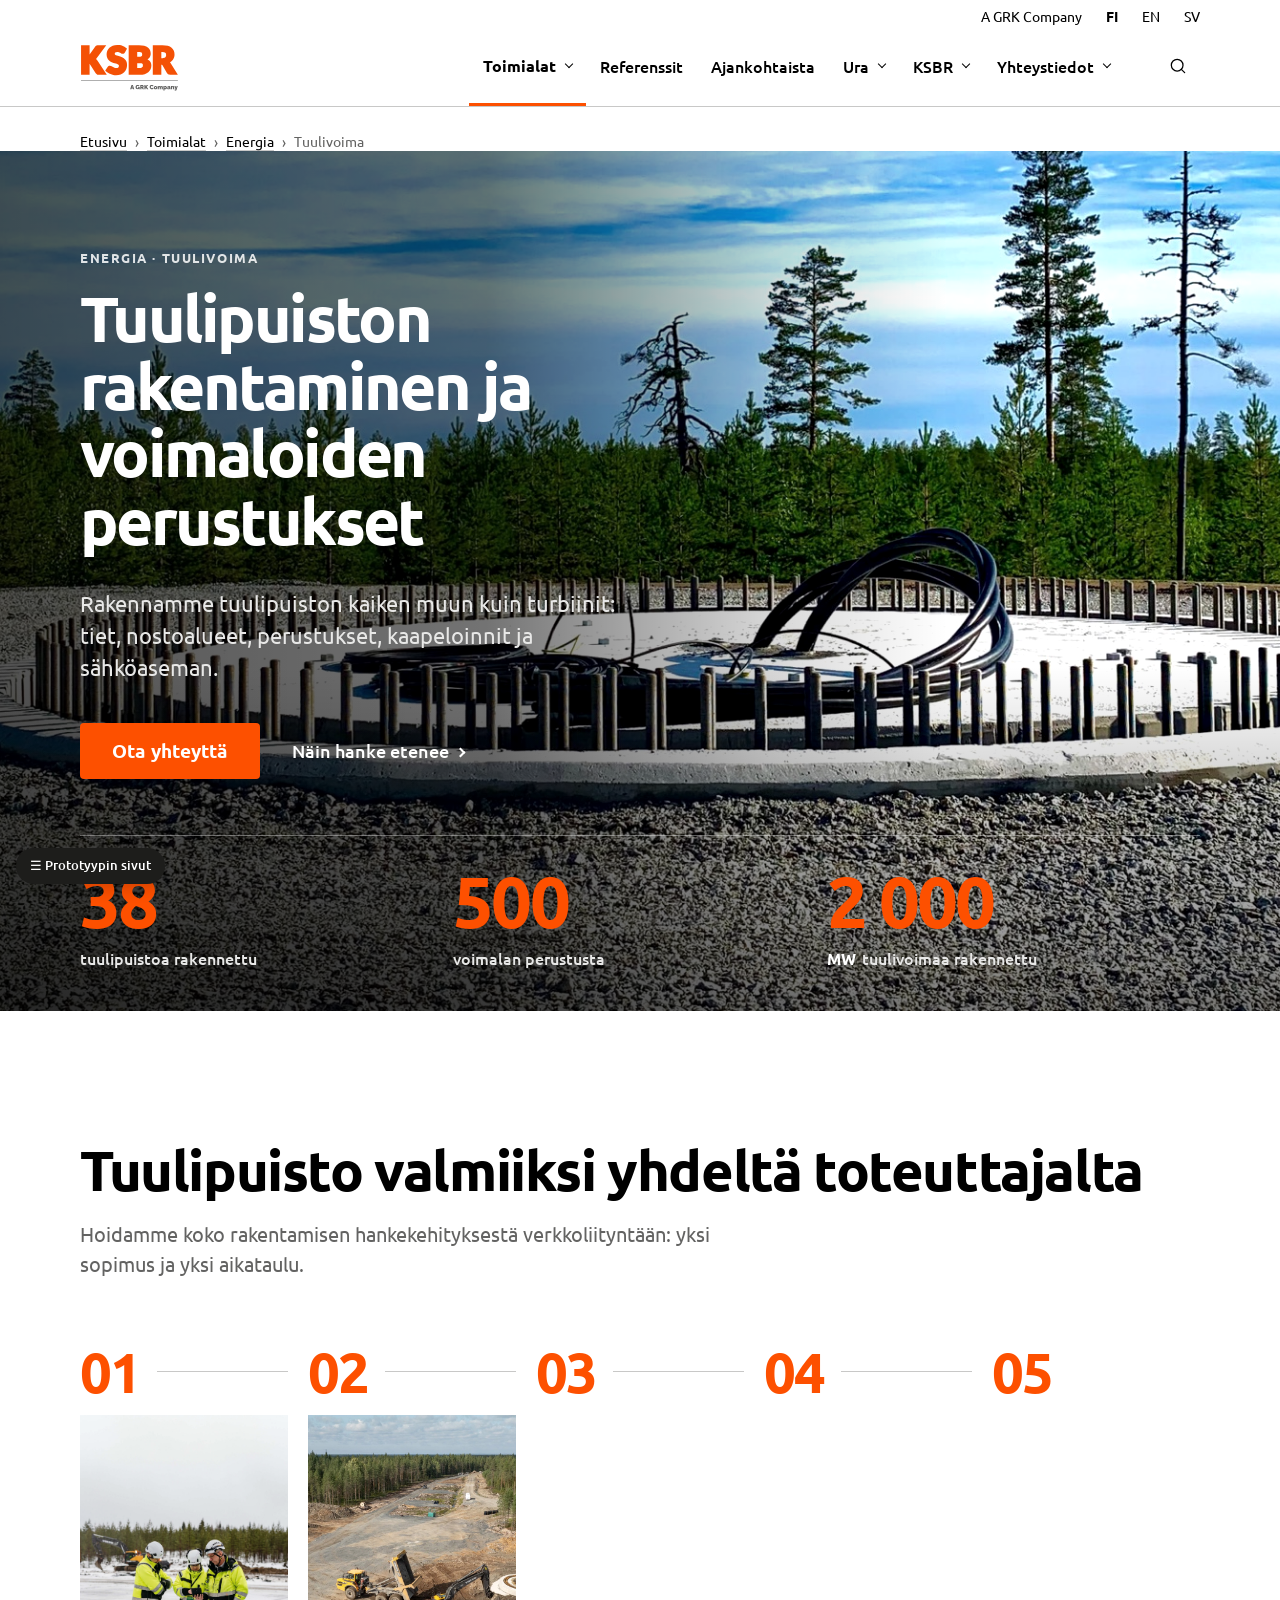
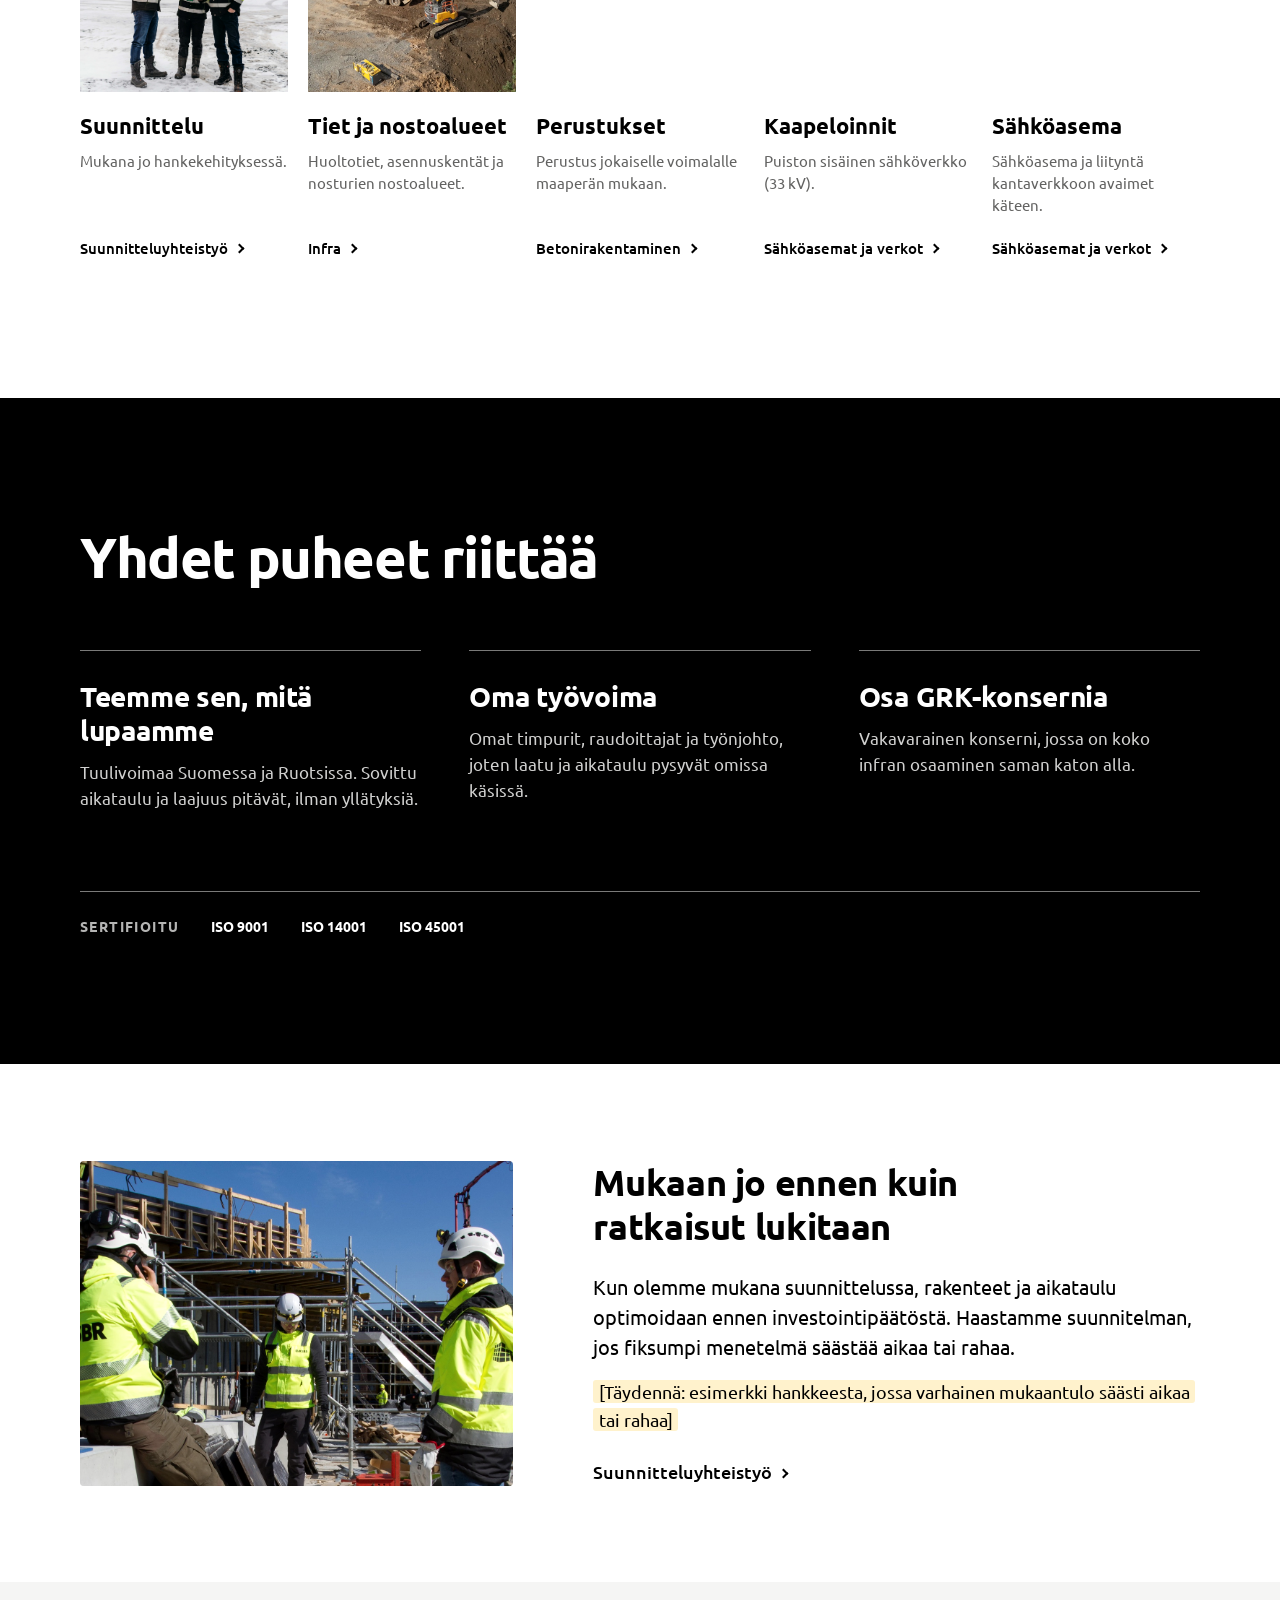
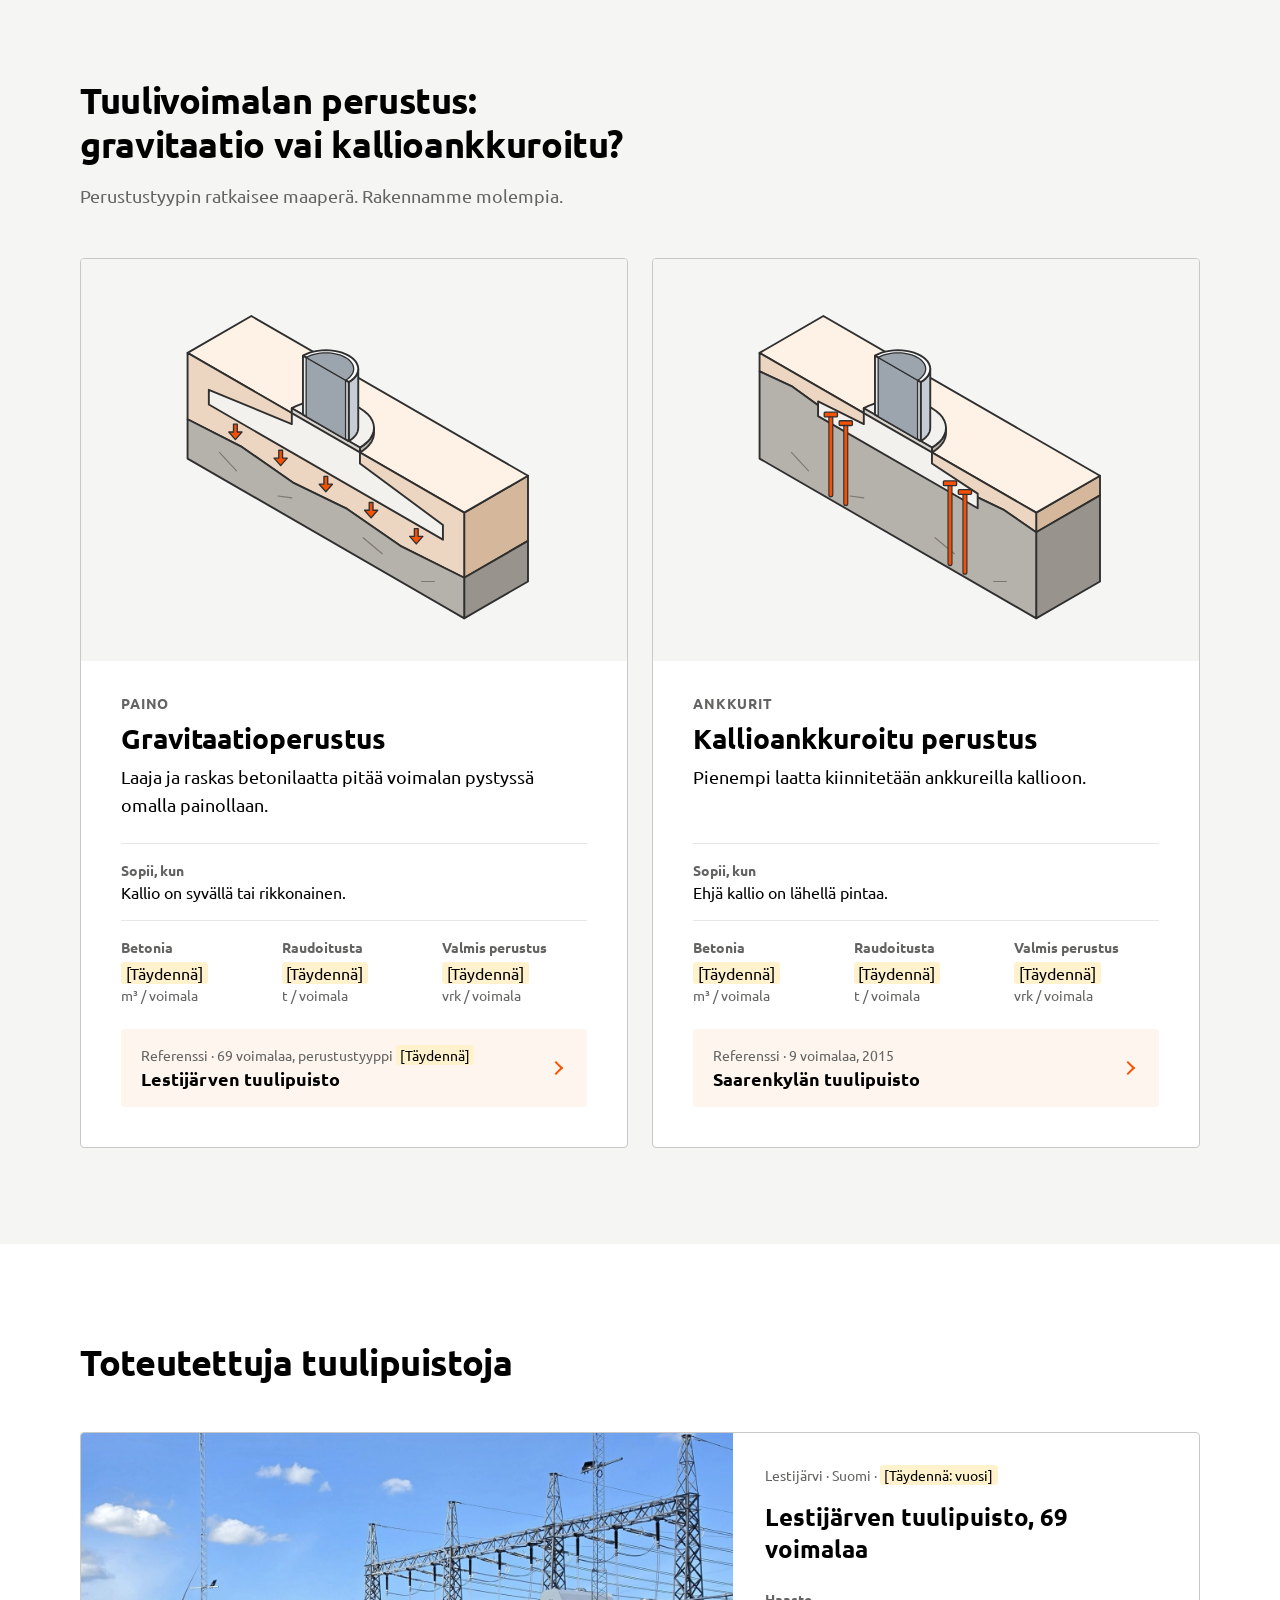
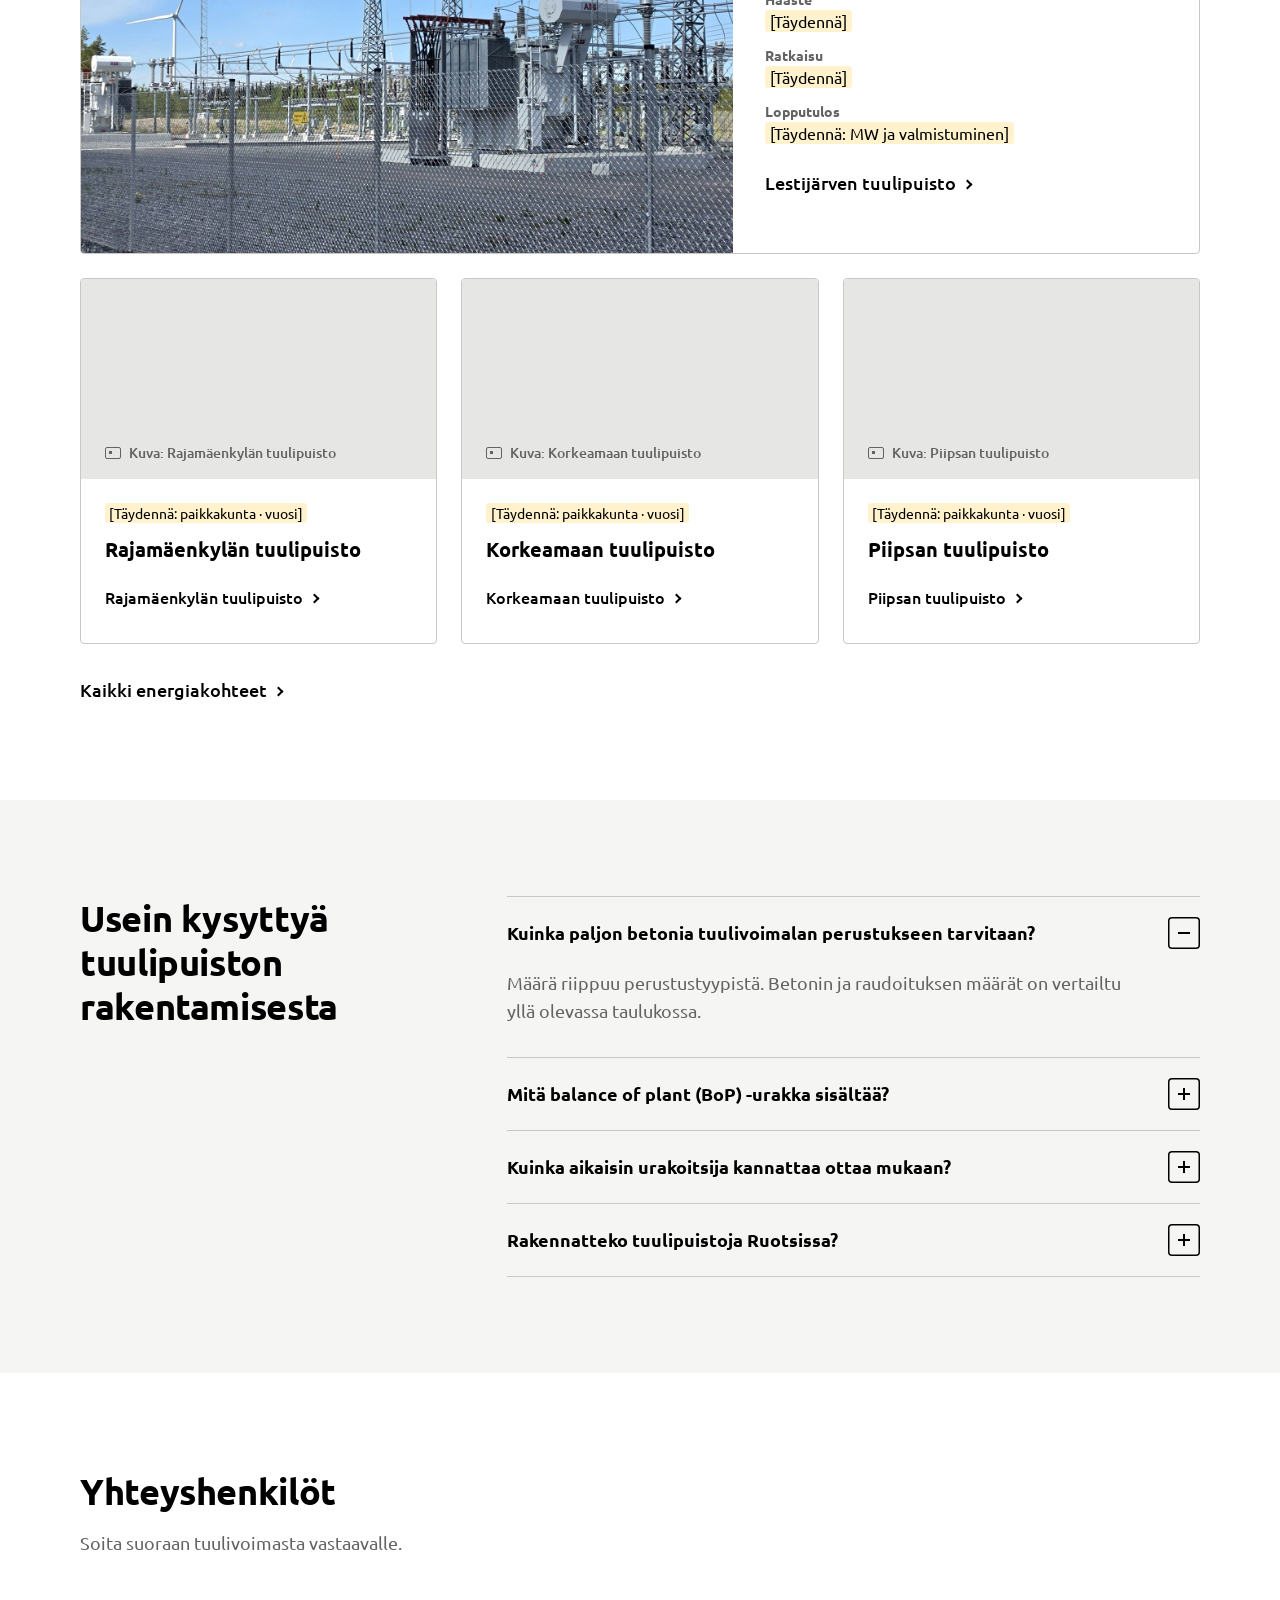
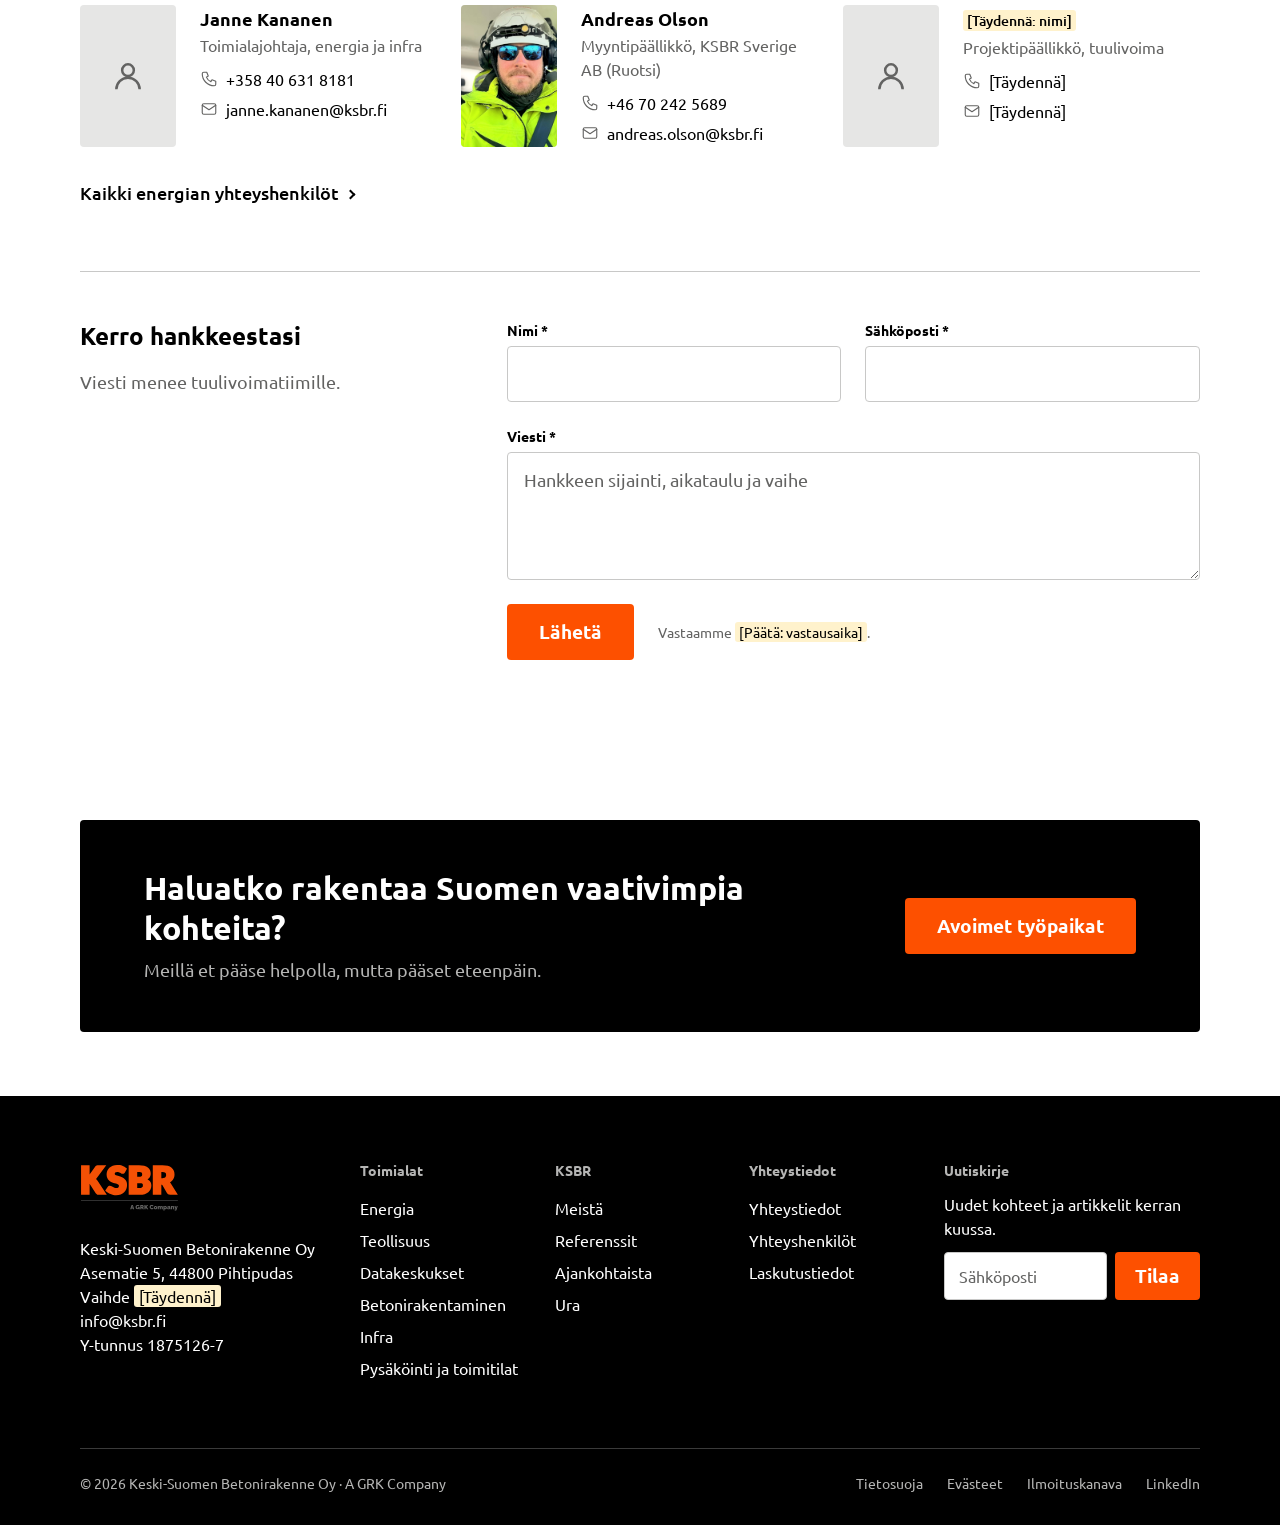
<file: tuulivoima.html>
<!doctype html>
<html lang="fi">
<head>
<meta charset="utf-8">
<meta name="viewport" content="width=device-width, initial-scale=1">
<meta name="robots" content="noindex, nofollow">
<title>Tuulivoima · KSBR (prototyyppi)</title>

<link rel="stylesheet" href="css/tokens.css">
<link rel="stylesheet" href="css/bundle.css">
</head>
<body>


<link rel="stylesheet" href="https://fonts.googleapis.com/css2?family=Ubuntu:ital,wght@0,300;0,400;0,500;0,700;1,400&amp;display=swap">
<style>
body{margin:0;background:#fff}
a{color:#000000}a:hover{color:#fd5000}
.b-footer__top{grid-template-columns:3fr 2fr 2fr 2fr 3fr}
.fnd{display:grid;grid-template-columns:repeat(2,minmax(0,1fr));grid-template-rows:repeat(5,auto);column-gap:24px;row-gap:0}
.fnd__card{display:grid;grid-row:span 5;grid-template-rows:subgrid;row-gap:0;background:#fff;border:1px solid #c8c8c7;border-radius:4px;overflow:hidden}
.fnd__img{display:flex;align-items:flex-end;justify-content:center;padding:32px 32px 8px;background:#f5f5f4}
.fnd__img img{display:block;width:100%;max-width:520px;height:auto}
.fnd__head{display:grid;gap:8px;align-content:start;padding:32px 40px 0}
.fnd__tag{margin:0;font-size:14px;line-height:20px;font-weight:700;letter-spacing:.06em;text-transform:uppercase;color:var(--ink-2)}
.fnd__head h3{margin:0;font-size:28px;line-height:34px;font-weight:700}
.fnd__head p:last-child{margin:0;font-size:18px;line-height:28px}
.fnd__fit{margin:24px 40px 0;padding:16px 0;border-top:1px solid #e6e6e5;font-size:16px;line-height:24px}
.fnd__fit b{display:block;font-size:14px;line-height:20px;color:#636362}
.fnd__nums{display:grid;grid-template-columns:repeat(3,minmax(0,1fr));gap:16px;margin:0 40px 24px;padding-top:16px;border-top:1px solid #e6e6e5}
.fnd__nums dt{font-size:14px;line-height:20px;font-weight:700;color:#636362}
.fnd__nums dd{margin:4px 0 0;font-size:16px;line-height:24px}
.fnd__nums dd span{display:block;font-size:14px;line-height:20px;color:#636362}
.fnd .ref{margin:0 40px 40px;align-self:end}
.ref{display:flex;align-items:center;justify-content:space-between;gap:16px;padding:16px 20px;background:#fdf5ee;border-radius:4px;color:#000;text-decoration:none;transition:background .2s}
.ref:hover{background:#fbe7d6}
.ref__txt{display:grid;gap:2px}
.ref__label{font-size:14px;line-height:20px;color:#636362}
.ref__name{font-size:18px;line-height:24px;font-weight:700}
.ref__go{flex:none;width:10px;height:10px;margin-right:6px;border:solid #fd5000;border-width:2.5px 2.5px 0 0;transform:rotate(45deg);transition:transform .2s cubic-bezier(.22,1,.36,1)}
.ref:hover .ref__go{transform:translateX(3px) rotate(45deg)}
.b-acc summary i{border-radius:4px}
.why-grid{display:grid;grid-template-columns:repeat(3,minmax(0,1fr));grid-template-rows:repeat(5,auto);column-gap:24px;row-gap:0}
.why-col{display:grid;grid-row:span 5;grid-template-rows:subgrid}
@media (max-width:900px){
.fnd{grid-template-columns:1fr;grid-template-rows:none;row-gap:24px}.fnd__card{grid-row:auto;grid-template-rows:none}.fnd__head{padding:24px 20px 0}.fnd__fit{margin:16px 20px 0}.fnd__nums{margin:0 20px 24px;grid-template-columns:1fr}.fnd .ref{margin:0 20px 24px}
.b-split,.b-faq,.b-proof,.b-lightform,.b-footer__top{grid-template-columns:1fr;gap:32px}
.b-grid--3,.b-people,.b-stats--3,.b-form,.why-grid{grid-template-columns:1fr}
}

/* ---- hi-fi ---- */
.hf img{filter:saturate(.9) contrast(1.05)}
.hf-sec{padding:128px 80px}
.hf-h2{margin:0;font:700 56px/60px var(--font-head);letter-spacing:-.025em;text-wrap:balance}
.hf-lead{margin:20px 0 0;max-width:62ch;font:400 20px/30px var(--font-sans);color:var(--ink-2)}
.hf-eyebrow{margin:0 0 16px;font:700 13px/20px var(--font-head);letter-spacing:.12em;text-transform:uppercase;color:var(--ink-2)}
.hf-hero{position:relative;min-height:820px;display:grid;align-content:end;color:#fff;overflow:hidden;background:#111}
.hf-hero>img{position:absolute;inset:0;width:100%;height:100%;object-fit:cover}
.hf-hero::after{content:"";position:absolute;inset:0;background:linear-gradient(180deg,rgba(0,0,0,.2) 0%,rgba(0,0,0,0) 28%,rgba(0,0,0,.78) 100%),linear-gradient(90deg,rgba(0,0,0,.72) 0%,rgba(0,0,0,.35) 45%,rgba(0,0,0,0) 70%)}
.hf-hero__text{position:relative;z-index:1;padding:0 80px 160px;max-width:1100px}
.hf-hero .hf-eyebrow{color:#fff;opacity:.85}
.hf-hero h1{margin:0;font:700 112px/108px var(--font-head);letter-spacing:-.04em}
.hf-hero h1 span{display:block;color:var(--accent)}
.hf-hero p.lead{margin:32px 0 0;max-width:46ch;font:400 22px/32px var(--font-sans);color:#e8e8e7}
.hf-hero .acts{display:flex;flex-wrap:wrap;align-items:center;gap:16px 32px;margin-top:40px}
.hf-hero .acts .b-link{color:#fff}
.hf-hero__note{position:absolute;z-index:1;right:80px;top:24px;font-size:12px;line-height:16px;color:rgba(255,255,255,.6)}
.hf-tasks{position:relative;z-index:2;display:grid;grid-template-columns:repeat(4,minmax(0,1fr));margin:-72px 80px 0;background:#fff;box-shadow:0 24px 48px -24px rgba(0,0,0,.35)}
.hf-task{display:grid;grid-template-columns:28px 1fr 12px;gap:16px;align-items:center;padding:28px;text-decoration:none;color:var(--ink)}
.hf-task+.hf-task{border-left:1px solid var(--surface)}
.hf-task .b-ico{width:24px;height:24px;color:var(--ink)}
.hf-task b{display:block;font:700 18px/24px var(--font-head)}
.hf-task small{display:block;font-size:14px;line-height:20px;color:var(--ink-2)}
.hf-task::after{content:"";width:8px;height:8px;border:solid var(--ink);border-width:2px 2px 0 0;transform:rotate(45deg)}
.hf-task:hover b{text-decoration:underline;text-underline-offset:4px}
.hf-ind{display:grid;grid-template-columns:repeat(5,minmax(0,1fr));gap:24px;margin-top:64px}
.hf-indcard{display:grid;grid-template-rows:auto auto auto 1fr auto;gap:12px;text-decoration:none;color:var(--ink)}
.hf-indcard .ph{position:relative;aspect-ratio:3/4;overflow:hidden;margin-bottom:12px}
.hf-indcard .ph img{position:absolute;inset:0;width:100%;height:100%;object-fit:cover}
.hf-oldico{width:64px;height:64px;margin:-4px 0 0 -6px;filter:none!important}
.hf-indcard h3{margin:0;font:700 24px/30px var(--font-head);letter-spacing:-.01em}
.hf-indcard p{margin:0;font-size:16px;line-height:24px;color:var(--ink-2)}
.hf-indcard .b-link{align-self:end;justify-self:start;font-size:16px}
.hf-indcard:hover h3{text-decoration:underline;text-underline-offset:5px;text-decoration-thickness:2px}
.hf-ico{width:44px;height:44px;fill:none;stroke:var(--ink);stroke-width:1.75;stroke-linecap:round;stroke-linejoin:round}
.hf-ico .a{stroke:var(--accent)}
.hf-indfoot{display:flex;gap:16px 40px;margin-top:48px;padding-top:24px;border-top:1px solid var(--line)}
.hf-band{position:relative;min-height:640px;display:grid;align-content:end;overflow:hidden;color:#fff}
.hf-band>img{position:absolute;inset:0;width:100%;height:100%;object-fit:cover}
.hf-band::after{content:"";position:absolute;inset:0;background:linear-gradient(0deg,rgba(0,0,0,.82) 0%,rgba(0,0,0,.35) 50%,rgba(0,0,0,0) 75%),linear-gradient(90deg,rgba(0,0,0,.5) 0%,rgba(0,0,0,0) 60%)}
.hf-band__text{position:relative;z-index:1;padding:0 80px 72px;max-width:900px}
.hf-band .hf-eyebrow{color:#fff;opacity:.85}
.hf-band h2{margin:0;font:700 48px/54px var(--font-head);letter-spacing:-.02em}
.hf-band .b-link{margin-top:24px;color:#fff;display:inline-block}
.hf-why{background:#000;color:#fff}
.hf-why .hf-h2{color:#fff}
.hf-why .hf-lead{color:var(--on-dark)}
.hf-nums{display:grid;grid-template-columns:repeat(3,minmax(0,1fr));gap:48px;margin-top:80px}
.hf-num b{display:block;font:700 144px/1 var(--font-head);letter-spacing:-.05em;color:var(--accent);font-variant-numeric:lining-nums tabular-nums}
.hf-num small{display:block;margin-top:16px;padding-bottom:28px;border-bottom:1px solid var(--on-dark-line);font:500 18px/26px var(--font-sans);color:var(--on-dark)}
.hf-num small em{font-style:normal;font-weight:700;color:#fff;margin-right:6px}
.hf-num h3{margin:28px 0 8px;font:700 24px/32px var(--font-head)}
.hf-num p{margin:0;font-size:16px;line-height:24px;color:var(--on-dark)}
.hf-certs{display:flex;flex-wrap:wrap;gap:12px 32px;margin-top:80px;padding-top:24px;border-top:1px solid var(--on-dark-line);font:700 14px/20px var(--font-sans)}
.hf-certs span:first-child{color:var(--on-dark-muted);letter-spacing:.1em;text-transform:uppercase}
.hf-cards{display:grid;grid-template-columns:repeat(3,minmax(0,1fr));gap:24px;margin-top:56px}
.hf-card{display:grid;gap:12px;align-content:start;text-decoration:none;color:var(--ink)}
.hf-card .ph{position:relative;aspect-ratio:4/3;overflow:hidden;margin-bottom:8px}
.hf-card .ph img{position:absolute;inset:0;width:100%;height:100%;object-fit:cover}
.hf-card .meta{margin:0;font-size:14px;line-height:20px;color:var(--ink-2)}
.hf-card h3{margin:0;font:700 24px/30px var(--font-head);letter-spacing:-.01em}
.hf-card p{margin:0;font-size:16px;line-height:24px;color:var(--ink-2)}
.hf-card:hover h3{text-decoration:underline;text-underline-offset:5px;text-decoration-thickness:2px}
.hf-headrow{display:flex;justify-content:space-between;align-items:end;gap:32px}
.hf-edge{display:grid;grid-template-columns:1fr 1fr;min-height:640px}
.hf-edge .ph{position:relative;overflow:hidden}
.hf-edge .ph img{position:absolute;inset:0;width:100%;height:100%;object-fit:cover}
.hf-edge .tx{display:grid;align-content:center;gap:0;padding:96px 80px}
.hf-edge--tint .tx{background:var(--tint)}
.hf-edge .acts{display:flex;flex-wrap:wrap;gap:16px 32px;margin-top:40px;align-items:center}
.hf-edge blockquote{margin:48px 0 0;padding-top:28px;border-top:1px solid var(--line);font:700 22px/32px var(--font-head)}
.hf-edge cite{display:block;margin-top:8px;font:400 16px/24px var(--font-sans);color:var(--ink-2)}
.hf-news{display:grid;grid-template-columns:repeat(3,minmax(0,1fr));gap:24px;margin-top:56px}
.hf-news a{display:grid;grid-template-rows:auto auto 1fr auto;gap:12px;text-decoration:none;color:var(--ink)}
.hf-news .ph{position:relative;aspect-ratio:16/10;overflow:hidden;margin-bottom:8px}
.hf-news .ph img{position:absolute;inset:0;width:100%;height:100%;object-fit:cover}
.hf-news time{font-size:14px;line-height:20px;color:var(--ink-2)}
.hf-news h3{margin:0;font:700 22px/30px var(--font-head)}
.hf-news .b-link{align-self:end;justify-self:start}
.hf-news a:hover h3{text-decoration:underline;text-underline-offset:4px}
.hf-letter{display:grid;grid-template-columns:5fr 7fr;gap:48px;align-items:center;margin-top:72px;padding:40px;background:#fff}
.hf-letter h3{margin:0;font:700 26px/32px var(--font-head)}
.hf-letter p{margin:6px 0 0;color:var(--ink-2)}
.hf-letter form{display:flex;gap:8px}.hf-letter .b-input{flex:1}
.hf-steps{display:grid;grid-template-columns:repeat(5,minmax(0,1fr));gap:20px;margin-top:64px;position:relative}
.hf-step{display:grid;grid-template-rows:auto auto auto 1fr auto;gap:10px;text-decoration:none;color:var(--ink)}
.hf-step .no{display:flex;align-items:center;gap:16px;font:700 56px/1 var(--font-head);letter-spacing:-.03em;color:var(--accent);font-variant-numeric:lining-nums tabular-nums}
.hf-step .no::after{content:"";flex:1;height:1px;background:var(--line)}
.hf-step:last-child .no::after{background:transparent}
.hf-step .ph{position:relative;aspect-ratio:3/4;overflow:hidden;margin:6px 0 10px}
.hf-step .ph img{position:absolute;inset:0;width:100%;height:100%;object-fit:cover}
.hf-step h3{margin:0;font:700 22px/28px var(--font-head)}
.hf-step p{margin:0;font-size:15px;line-height:22px;color:var(--ink-2)}
.hf-step .b-link{align-self:end;justify-self:start;font-size:15px}
.hf-step:hover h3{text-decoration:underline;text-underline-offset:4px}
.hf-herostats{position:relative;z-index:1;display:grid;grid-template-columns:repeat(3,minmax(0,1fr));margin:0 80px;border-top:1px solid rgba(255,255,255,.35)}
.hf-herostats div{padding:28px 0 40px}
.hf-herostats b{display:block;font:700 72px/1 var(--font-head);letter-spacing:-.04em;color:var(--accent)}
.hf-herostats small{display:block;margin-top:10px;font:500 16px/24px var(--font-sans);color:#e8e8e7}
.hf-herostats small em{font-style:normal;font-weight:700;color:#fff;margin-right:6px}
.hf-usp{display:grid;grid-template-columns:repeat(3,minmax(0,1fr));gap:48px;margin-top:64px}
.hf-usp div{padding-top:28px;border-top:1px solid var(--on-dark-line)}
.hf-usp h3{margin:0 0 12px;font:700 28px/34px var(--font-head);letter-spacing:-.01em;color:#fff}
.hf-usp p{margin:0;font-size:17px;line-height:26px;color:var(--on-dark)}
@media (max-width:900px){
.hf-sec{padding:72px 20px}.hf-h2{font-size:34px;line-height:40px}
.hf-hero{min-height:640px}.hf-hero__text{padding:0 20px 120px}.hf-hero h1{font-size:52px;line-height:50px}
.hf-tasks{grid-template-columns:1fr;margin:-48px 20px 0}.hf-task+.hf-task{border-left:0;border-top:1px solid var(--surface)}
.hf-ind,.hf-nums,.hf-cards,.hf-news,.hf-letter,.hf-edge,.hf-steps,.hf-usp,.hf-herostats{grid-template-columns:1fr}
.hf-ind{grid-template-columns:1fr 1fr}
.hf-num b{font-size:88px}.hf-edge .tx{padding:56px 20px}.hf-band__text{padding:0 20px 48px}.hf-band h2{font-size:30px;line-height:36px}
.hf-herostats{margin:0 20px}.hf-herostats b{font-size:48px}
}

/* ---- audit-korjaukset ---- */
.hf-skip{position:absolute;left:16px;top:-80px;z-index:100;padding:12px 16px;background:var(--ink);color:#fff;font:700 16px/24px var(--font-sans);text-decoration:none}
.hf-skip:focus{top:16px;color:#fff}
.hf :focus-visible{outline:3px solid var(--accent);outline-offset:3px}
.hf .b-btn:focus-visible{outline:3px solid var(--ink);outline-offset:2px;box-shadow:0 0 0 2px #fff}
.hf .b-footer h2.hf-fh{margin:0 0 12px;font-size:14px;line-height:20px;font-weight:700;color:var(--on-dark-muted)}
.hf .sr-only{position:absolute;width:1px;height:1px;overflow:hidden;clip:rect(0 0 0 0);white-space:nowrap}
.hf h3 .b-gap,.hf .b-person__name .b-gap{font-size:.75em;font-weight:500}
.hf .b-step::before{font-size:48px;line-height:1;letter-spacing:-.03em}
.hf-hero::after{background:linear-gradient(0deg,rgba(0,0,0,.52) 0%,rgba(0,0,0,0) 40%),linear-gradient(90deg,rgba(0,0,0,.68) 0%,rgba(0,0,0,.55) 38%,rgba(0,0,0,.16) 60%,rgba(0,0,0,0) 74%)}
.hf-hero .lead,.hf-hero--page .b-lead{max-width:40ch}
.hf-menu{display:none;align-items:center;gap:8px;min-height:44px;padding:0 12px;border:1px solid var(--line);border-radius:4px;background:#fff;font:700 15px/20px var(--font-sans);color:var(--ink)}
.hf-menu i{display:block;width:18px;height:2px;background:currentColor;box-shadow:0 6px 0 currentColor,0 -6px 0 currentColor}
.hf .hf-hero h1,.hf .hf-hero--page h1{hyphens:auto;overflow-wrap:anywhere}
@media (max-width:1200px){.hf-ind,.hf-steps{grid-template-columns:repeat(3,minmax(0,1fr))}}
@media (max-width:900px){
.hf .b-nav__menu,.hf .b-nav__util{display:none}.hf-menu{display:inline-flex;margin-left:auto}
.hf .hf-hero h1,.hf .hf-hero--page h1{font-size:clamp(34px,9vw,52px);line-height:1.08}
.hf-ind,.hf-steps{grid-template-columns:1fr 1fr}
}

/* ---- audit-kierros-3 ---- */
.hf .hf-hero h1,.hf .hf-hero--page h1{hyphens:manual;overflow-wrap:normal}
.hf-hero--page h1,.hf-hero--page .b-h1{max-width:20ch}
.hf-hero--page .b-lead{font:400 20px/30px var(--font-sans);max-width:44ch}
.hf-hero--tv h1{font-size:clamp(34px,5vw,64px)!important;line-height:1.06!important;max-width:16ch}
.hf-hero>img{object-position:var(--pos,center)}
.b-nav__menu.is-open{display:grid!important;position:absolute;left:0;right:0;top:100%;z-index:50;gap:0;padding:8px 20px 24px;background:#fff;box-shadow:0 24px 32px -24px rgba(0,0,0,.4)}
.b-nav__menu.is-open .b-nav__item{padding:16px 0;border-bottom:1px solid var(--surface);font-size:18px}
.hf .b-nav__bar{position:relative}
@media (max-width:900px){
.hf-hero::after{background:linear-gradient(0deg,rgba(0,0,0,.74) 0%,rgba(0,0,0,.6) 50%,rgba(0,0,0,.24) 85%,rgba(0,0,0,.1) 100%)}
.hf-hero>img{object-position:70% 20%}
}
@media (max-width:600px){.hf .hf-hero h1,.hf .hf-hero--page h1{overflow-wrap:anywhere}}

/* ---- audit-kierros-4 ---- */
.hf-steps>*{min-width:0}
.hf .hf-step .b-link{white-space:normal}

@media (max-width:600px){.hf-ind>:last-child:nth-child(odd){grid-column:1/-1}}
.hf .b-link{white-space:nowrap}
.hf-indfoot{flex-wrap:wrap}
.b-nav__menu .hf-langs{display:none}
.b-nav__menu.is-open .hf-langs{display:flex;gap:20px;align-items:center;padding:20px 0 4px;font-size:15px}
.b-nav__menu.is-open .hf-langs a{min-height:44px;display:inline-flex;align-items:center;text-decoration:none;color:var(--ink)}
.b-nav__menu.is-open .hf-langs a[aria-current]{font-weight:700;text-decoration:underline;text-underline-offset:4px}
.b-nav__menu.is-open .hf-langs .grk{margin-left:auto;color:var(--ink-2)}
body.menu-open{overflow:hidden}
@media (max-width:600px){
.hf-headrow{flex-direction:column;align-items:flex-start;gap:16px}
.hf-hero--tv .hf-hero__text{padding-top:56px}
.hf-herostats{grid-template-columns:repeat(3,minmax(0,1fr))!important;margin:0 20px;gap:12px}
.hf-herostats div{padding:20px 0 28px}
.hf-herostats b{font-size:34px}
.hf-herostats small{font-size:13px;line-height:18px}
.hf-steps{grid-template-columns:1fr!important}
.hf-step .ph{aspect-ratio:16/9}
.hf .b-media:not(:has(img)){aspect-ratio:16/9;min-height:0}
}
</style>

<div class="b-root hf" style="width: 100%;">
<a class="hf-skip" href="#sisalto">Siirry sisältöön</a>

<header class="b-nav">
  <div class="b-nav__util"><a href="https://grk.fi">A GRK Company</a><a href="#" data-proto-missing aria-current="true">FI</a><a href="#" data-proto-missing>EN</a><a href="#" data-proto-missing>SV</a></div>
  <div class="b-nav__bar">
    <img fetchpriority="high" class="b-nav__logo" src="img/ksbr-logo.svg" alt="KSBR – A GRK Company">
    <nav class="b-nav__menu" id="paavalikko" aria-label="Päävalikko">
      <a class="b-nav__item b-nav__item--menu" href="index.html#toimialat" aria-current="page">Toimialat</a>
      <a class="b-nav__item" href="referenssit.html">Referenssit</a>
      <a class="b-nav__item" href="#" data-proto-missing>Ajankohtaista</a>
      <a class="b-nav__item b-nav__item--menu" href="ura.html">Ura</a>
      <a class="b-nav__item b-nav__item--menu" href="index.html">KSBR</a>
      <a class="b-nav__item b-nav__item--menu" href="yhteystiedot.html">Yhteystiedot</a>
      <div class="hf-langs"><a href="#" data-proto-missing aria-current="page" lang="fi">FI</a><a href="#" data-proto-missing hreflang="en" lang="en">EN</a><a href="#" data-proto-missing hreflang="sv" lang="sv">SV</a><a class="grk" href="https://grk.fi">A GRK Company</a></div>
    </nav>
    <button class="hf-menu" type="button" aria-expanded="false" aria-controls="paavalikko"><i aria-hidden="true"></i>Valikko</button>
    <a class="b-nav__search" href="index.html" aria-label="Haku"><svg class="b-ico" viewBox="0 0 24 24" aria-hidden="true"><circle cx="11" cy="11" r="7"></circle><path d="m20 20-4-4"></path></svg></a>
  </div>
</header>
<ol class="b-crumbs"><li><a href="index.html">Etusivu</a></li><li><a href="index.html#toimialat">Toimialat</a></li><li><a href="tuulivoima.html">Energia</a></li><li aria-current="page">Tuulivoima</li></ol>
<main id="sisalto">

<section class="hf-hero hf-hero--tv" style="min-height: 860px;">
  <img src="img/ksbr-tuulivoima-1.jpg" alt="Valmis tuulivoimalan perustus ja ankkurirengas">
  <div class="hf-hero__text" style="padding-bottom: 56px;">
    <p class="hf-eyebrow">Energia · Tuulivoima</p>
    <h1>Tuulipuiston rakentaminen ja voimaloiden perustukset</h1>
    <p class="lead">Rakennamme tuulipuiston kaiken muun kuin turbiinit: tiet, nostoalueet, perustukset, kaapeloinnit ja sähköaseman.</p>
    <div class="acts"><a class="b-btn" href="#yhteyshenkilot">Ota yhteyttä</a><a class="b-link" href="#toimitusketju">Näin hanke etenee</a></div>
  </div>
  <div class="hf-herostats"><div><b>38</b><small>tuulipuistoa rakennettu</small></div><div><b>500</b><small>voimalan perustusta</small></div><div><b>2 000</b><small><em>MW</em>tuulivoimaa rakennettu</small></div></div>
</section>

<section class="hf-sec" id="toimitusketju">
  <div class="hf-headrow"><div><h2 class="hf-h2">Tuulipuisto valmiiksi yhdeltä toteuttajalta</h2><p class="hf-lead">Hoidamme koko rakentamisen hankekehityksestä verkkoliityntään: yksi sopimus ja yksi aikataulu.</p></div></div>
  <div class="hf-steps"><a class="hf-step" href="suunnitteluyhteistyo.html"><span class="no">01</span><div class="ph"><img loading="lazy" decoding="async" src="img/KSBR_Lestijarvi_alakuva.jpg" alt=""></div><h3>Suunnittelu</h3><p>Mukana jo hankekehityksessä.</p><span class="b-link b-link--sm">Suunnitteluyhteistyö</span></a><a class="hf-step" href="#" data-proto-missing><span class="no">02</span><div class="ph"><img loading="lazy" decoding="async" src="img/ksbr-pahkakoski-kuva1.jpg" alt=""></div><h3>Tiet ja nostoalueet</h3><p>Huoltotiet, asennuskentät ja nosturien nostoalueet.</p><span class="b-link b-link--sm">Infra</span></a><a class="hf-step" href="betonirakentaminen.html"><span class="no">03</span><div class="ph"><img loading="lazy" decoding="async" src="img/MoksyKorotusvaluMSY10.jpg" alt=""></div><h3>Perustukset</h3><p>Perustus jokaiselle voimalalle maaperän mukaan.</p><span class="b-link b-link--sm">Betonirakentaminen</span></a><a class="hf-step" href="#" data-proto-missing><span class="no">04</span><div class="ph"><img loading="lazy" decoding="async" src="img/KSBR_Lestijarvi_paakuva.jpg" alt=""></div><h3>Kaapeloinnit</h3><p>Puiston sisäinen sähköverkko (33 kV).</p><span class="b-link b-link--sm">Sähköasemat ja verkot</span></a><a class="hf-step" href="#" data-proto-missing><span class="no">05</span><div class="ph"><img loading="lazy" decoding="async" src="img/lestijarvi2.jpg" alt=""></div><h3>Sähköasema</h3><p>Sähköasema ja liityntä kantaverkkoon avaimet käteen.</p><span class="b-link b-link--sm">Sähköasemat ja verkot</span></a></div>
</section>

<section class="hf-sec hf-why">
  <h2 class="hf-h2">Yhdet puheet riittää</h2>
  <div class="hf-usp">
    <div><h3>Teemme sen, mitä lupaamme</h3><p>Tuulivoimaa Suomessa ja Ruotsissa. Sovittu aikataulu ja laajuus pitävät, ilman yllätyksiä.</p></div>
    <div><h3>Oma työvoima</h3><p>Omat timpurit, raudoittajat ja työnjohto, joten laatu ja aikataulu pysyvät omissa käsissä.</p></div>
    <div><h3>Osa GRK-konsernia</h3><p>Vakavarainen konserni, jossa on koko infran osaaminen saman katon alla.</p></div>
  </div>
  <div class="hf-certs"><span>Sertifioitu</span><span>ISO 9001</span><span>ISO 14001</span><span>ISO 45001</span></div>
</section>

<section class="b-section"><div class="b-inner b-split" style="align-items: center;">
  <div class="b-media"><img loading="lazy" decoding="async" src="img/ksbr-yhteys.jpg" alt="KSBR:n työnjohto keskustelee työmaalla"></div>
  <div>
    <h2 class="b-h2" style="margin-bottom: 24px;">Mukaan jo ennen kuin ratkaisut lukitaan</h2>
    <p class="b-lead">Kun olemme mukana suunnittelussa, rakenteet ja aikataulu optimoidaan ennen investointipäätöstä. Haastamme suunnitelman, jos fiksumpi menetelmä säästää aikaa tai rahaa.</p>
    <p class="b-body" style="margin-top: 16px;"><mark class="b-gap">[Täydennä: esimerkki hankkeesta, jossa varhainen mukaantulo säästi aikaa tai rahaa]</mark></p>
    <p style="margin-top: 24px;"><a class="b-link" href="suunnitteluyhteistyo.html">Suunnitteluyhteistyö</a></p>
  </div>
</div></section>

<section class="b-section b-section--gray"><div class="b-inner">
  <div class="b-head"><h2 class="b-h2">Tuulivoimalan perustus: gravitaatio vai kallioankkuroitu?</h2><p class="b-body">Perustustyypin ratkaisee maaperä. Rakennamme molempia.</p></div>
  <div class="fnd">
    <article class="fnd__card">
      <div class="fnd__img"><img loading="lazy" decoding="async" src="img/perustus-gravitaatio.svg" alt="Leikkauskuva: laaja betonilaatta maan sisällä, kallio syvällä."></div>
      <div class="fnd__head"><p class="fnd__tag">Paino</p><h3>Gravitaatioperustus</h3><p>Laaja ja raskas betonilaatta pitää voimalan pystyssä omalla painollaan.</p></div>
      <p class="fnd__fit"><b>Sopii, kun</b>Kallio on syvällä tai rikkonainen.</p>
      <dl class="fnd__nums"><div><dt>Betonia</dt><dd><mark class="b-gap">[Täydennä]</mark> <span>m³ / voimala</span></dd></div><div><dt>Raudoitusta</dt><dd><mark class="b-gap">[Täydennä]</mark> <span>t / voimala</span></dd></div><div><dt>Valmis perustus</dt><dd><mark class="b-gap">[Täydennä]</mark> <span>vrk / voimala</span></dd></div></dl>
      <a class="ref" href="referenssi-lestijarvi.html"><span class="ref__txt"><span class="ref__label">Referenssi · 69 voimalaa, perustustyyppi <mark class="b-gap">[Täydennä]</mark></span><span class="ref__name">Lestijärven tuulipuisto</span></span><span class="ref__go" aria-hidden="true"></span></a>
    </article>
    <article class="fnd__card">
      <div class="fnd__img"><img loading="lazy" decoding="async" src="img/perustus-kallio.svg" alt="Leikkauskuva: pienempi laatta ankkuroitu teräsankkureilla ehjään kallioon."></div>
      <div class="fnd__head"><p class="fnd__tag">Ankkurit</p><h3>Kallioankkuroitu perustus</h3><p>Pienempi laatta kiinnitetään ankkureilla kallioon.</p></div>
      <p class="fnd__fit"><b>Sopii, kun</b>Ehjä kallio on lähellä pintaa.</p>
      <dl class="fnd__nums"><div><dt>Betonia</dt><dd><mark class="b-gap">[Täydennä]</mark> <span>m³ / voimala</span></dd></div><div><dt>Raudoitusta</dt><dd><mark class="b-gap">[Täydennä]</mark> <span>t / voimala</span></dd></div><div><dt>Valmis perustus</dt><dd><mark class="b-gap">[Täydennä]</mark> <span>vrk / voimala</span></dd></div></dl>
      <a class="ref" href="referenssi-lestijarvi.html"><span class="ref__txt"><span class="ref__label">Referenssi · 9 voimalaa, 2015</span><span class="ref__name">Saarenkylän tuulipuisto</span></span><span class="ref__go" aria-hidden="true"></span></a>
    </article>
  </div>
</div></section>

<section class="b-section"><div class="b-inner">
  <div class="b-head"><h2 class="b-h2">Toteutettuja tuulipuistoja</h2></div>
  <a class="b-case b-case--lead" href="referenssi-lestijarvi.html"><div class="b-media"><img loading="lazy" decoding="async" src="img/Hittisenneva.jpg" alt="Lestijärven tuulipuiston Hittisennevan sähköasema"></div>
    <div class="b-case__body"><p class="b-case__meta">Lestijärvi · Suomi · <mark class="b-gap">[Täydennä: vuosi]</mark></p><h3>Lestijärven tuulipuisto, 69 voimalaa</h3>
      <dl class="b-qa"><div><dt>Haaste</dt><dd><mark class="b-gap">[Täydennä]</mark></dd></div><div><dt>Ratkaisu</dt><dd><mark class="b-gap">[Täydennä]</mark></dd></div><div><dt>Lopputulos</dt><dd><mark class="b-gap">[Täydennä: MW ja valmistuminen]</mark></dd></div></dl>
      <span class="b-link">Lestijärven tuulipuisto</span></div></a>
  <div class="b-grid b-grid--3" style="margin-top: 24px;">
    <a class="b-case" href="referenssi-lestijarvi.html"><div class="b-media b-media--wide"><span>Kuva: Rajamäenkylän tuulipuisto</span></div><div class="b-case__body"><p class="b-case__meta"><mark class="b-gap">[Täydennä: paikkakunta · vuosi]</mark></p><h3>Rajamäenkylän tuulipuisto</h3><span class="b-link b-link--sm">Rajamäenkylän tuulipuisto</span></div></a>
    <a class="b-case" href="referenssi-lestijarvi.html"><div class="b-media b-media--wide"><span>Kuva: Korkeamaan tuulipuisto</span></div><div class="b-case__body"><p class="b-case__meta"><mark class="b-gap">[Täydennä: paikkakunta · vuosi]</mark></p><h3>Korkeamaan tuulipuisto</h3><span class="b-link b-link--sm">Korkeamaan tuulipuisto</span></div></a>
    <a class="b-case" href="referenssi-lestijarvi.html"><div class="b-media b-media--wide"><span>Kuva: Piipsan tuulipuisto</span></div><div class="b-case__body"><p class="b-case__meta"><mark class="b-gap">[Täydennä: paikkakunta · vuosi]</mark></p><h3>Piipsan tuulipuisto</h3><span class="b-link b-link--sm">Piipsan tuulipuisto</span></div></a>
  </div>
  <p style="margin-top: 32px;"><a class="b-link" href="referenssit.html">Kaikki energiakohteet</a></p>
</div></section>

<section class="b-section b-section--gray"><div class="b-inner b-faq">
  <div class="b-head" style="margin: 0;"><h2 class="b-h2">Usein kysyttyä tuulipuiston rakentamisesta</h2></div>
  <div>
    <details class="b-acc" open="open"><summary><span>Kuinka paljon betonia tuulivoimalan perustukseen tarvitaan?</span><i></i></summary><div class="b-acc__body">Määrä riippuu perustustyypistä. Betonin ja raudoituksen määrät on vertailtu yllä olevassa taulukossa.</div></details>
    <details class="b-acc"><summary><span>Mitä balance of plant (BoP) -urakka sisältää?</span><i></i></summary><div class="b-acc__body">BoP tarkoittaa tuulipuiston kaikkea muuta rakentamista kuin turbiineja: tiet, nostoalueet, perustukset, kaapeloinnit ja sähköaseman.</div></details>
    <details class="b-acc"><summary><span>Kuinka aikaisin urakoitsija kannattaa ottaa mukaan?</span><i></i></summary><div class="b-acc__body"><mark class="b-gap">[Täydennä]</mark></div></details>
    <details class="b-acc"><summary><span>Rakennatteko tuulipuistoja Ruotsissa?</span><i></i></summary><div class="b-acc__body">Kyllä. Ruotsin hankkeista vastaa KSBR Sverige AB. <mark class="b-gap">[Täydennä: esimerkkikohde]</mark></div></details>
  </div>
</div></section>

<section class="b-section" id="yhteyshenkilot"><div class="b-inner">
  <div class="b-head"><h2 class="b-h2">Yhteyshenkilöt</h2><p class="b-body">Soita suoraan tuulivoimasta vastaavalle.</p></div>
  <div class="b-people">
    <div class="b-person"><div class="b-person__img" aria-hidden="true"><svg viewBox="0 0 24 24"><circle cx="12" cy="8.5" r="3.5"></circle><path d="M5 20a7 7 0 0 1 14 0"></path></svg></div><div><p class="b-person__name">Janne Kananen</p><p class="b-person__role">Toimialajohtaja, energia ja infra</p><p class="b-person__ch"><a href="tel:+358406318181"><svg class="b-ico" viewBox="0 0 24 24" aria-hidden="true"><path d="M5 3h4l2 5-2.5 1.5a11 11 0 0 0 6 6L16 13l5 2v4a2 2 0 0 1-2 2A16 16 0 0 1 3 5a2 2 0 0 1 2-2"></path></svg>+358 40 631 8181</a><a href="mailto:janne.kananen@ksbr.fi"><svg class="b-ico" viewBox="0 0 24 24" aria-hidden="true"><rect x="3" y="5" width="18" height="14" rx="2"></rect><path d="m3 7 9 6 9-6"></path></svg>janne.kananen@ksbr.fi</a></p></div></div>
    <div class="b-person"><div class="b-person__img" aria-hidden="true"><img loading="lazy" decoding="async" src="img/Andreas-Olson-autokuva-vaaka.jpg" alt=""></div><div><p class="b-person__name">Andreas Olson</p><p class="b-person__role">Myyntipäällikkö, KSBR Sverige AB (Ruotsi)</p><p class="b-person__ch"><a href="tel:+46702425689"><svg class="b-ico" viewBox="0 0 24 24" aria-hidden="true"><path d="M5 3h4l2 5-2.5 1.5a11 11 0 0 0 6 6L16 13l5 2v4a2 2 0 0 1-2 2A16 16 0 0 1 3 5a2 2 0 0 1 2-2"></path></svg>+46 70 242 5689</a><a href="mailto:andreas.olson@ksbr.fi"><svg class="b-ico" viewBox="0 0 24 24" aria-hidden="true"><rect x="3" y="5" width="18" height="14" rx="2"></rect><path d="m3 7 9 6 9-6"></path></svg>andreas.olson@ksbr.fi</a></p></div></div>
    <div class="b-person"><div class="b-person__img" aria-hidden="true"><svg viewBox="0 0 24 24"><circle cx="12" cy="8.5" r="3.5"></circle><path d="M5 20a7 7 0 0 1 14 0"></path></svg></div><div><p class="b-person__name"><mark class="b-gap">[Täydennä: nimi]</mark></p><p class="b-person__role">Projektipäällikkö, tuulivoima</p><p class="b-person__ch"><a href="#" data-proto-missing><svg class="b-ico" viewBox="0 0 24 24" aria-hidden="true"><path d="M5 3h4l2 5-2.5 1.5a11 11 0 0 0 6 6L16 13l5 2v4a2 2 0 0 1-2 2A16 16 0 0 1 3 5a2 2 0 0 1 2-2"></path></svg>[Täydennä]</a><a href="#" data-proto-missing><svg class="b-ico" viewBox="0 0 24 24" aria-hidden="true"><rect x="3" y="5" width="18" height="14" rx="2"></rect><path d="m3 7 9 6 9-6"></path></svg>[Täydennä]</a></p></div></div>
  </div>
  <p style="margin-top: 32px;"><a class="b-link" href="yhteyshenkilot.html">Kaikki energian yhteyshenkilöt</a></p>
  <div class="b-lightform">
    <div class="b-head" style="margin: 0; align-content: start;"><h3 class="b-h3">Kerro hankkeestasi</h3><p class="b-body">Viesti menee tuulivoimatiimille.</p></div>
    <form class="b-form">
      <div class="b-field"><label for="tv-nimi">Nimi *</label><input class="b-input" id="tv-nimi" type="text"></div>
      <div class="b-field"><label for="tv-email">Sähköposti *</label><input class="b-input" id="tv-email" type="email"></div>
      <div class="b-field b-field--full"><label for="tv-viesti">Viesti *</label><textarea class="b-textarea" id="tv-viesti" placeholder="Hankkeen sijainti, aikataulu ja vaihe"></textarea></div>
      <div class="b-form__foot"><button class="b-btn" type="button">Lähetä</button><span class="b-small">Vastaamme <mark class="b-gap">[Päätä: vastausaika]</mark>.</span></div>
    </form>
  </div>
</div></section>

</main>
<section class="b-section b-section--tight"><div class="b-inner"><div class="b-strip"><div><h2>Haluatko rakentaa Suomen vaativimpia kohteita?</h2><p>Meillä et pääse helpolla, mutta pääset eteenpäin.</p></div><a class="b-btn" href="ura.html">Avoimet työpaikat</a></div></div></section>

<footer class="b-footer"><div class="b-footer__top">
  <div><img loading="lazy" decoding="async" class="b-footer__logo" src="img/ksbr-logo.svg" alt="KSBR – A GRK Company"><address class="b-footer__addr">Keski-Suomen Betonirakenne Oy<br>Asematie 5, 44800 Pihtipudas<br>Vaihde <mark class="b-gap">[Täydennä]</mark><br><a href="mailto:info@ksbr.fi" style="color: #ffffff;">info@ksbr.fi</a><br>Y-tunnus 1875126-7</address></div>
  <div><h2 class="hf-fh">Toimialat</h2><ul><li><a href="tuulivoima.html" style="color: #ffffff;">Energia</a></li><li><a href="teollisuus.html" style="color: #ffffff;">Teollisuus</a></li><li><a href="#" data-proto-missing style="color: #ffffff;">Datakeskukset</a></li><li><a href="betonirakentaminen.html" style="color: #ffffff;">Betonirakentaminen</a></li><li><a href="#" data-proto-missing style="color: #ffffff;">Infra</a></li><li><a href="#" data-proto-missing style="color: #ffffff;">Pysäköinti ja toimitilat</a></li></ul></div>
  <div><h2 class="hf-fh">KSBR</h2><ul><li><a href="meista.html" style="color: #ffffff;">Meistä</a></li><li><a href="referenssit.html" style="color: #ffffff;">Referenssit</a></li><li><a href="#" data-proto-missing style="color: #ffffff;">Ajankohtaista</a></li><li><a href="ura.html" style="color: #ffffff;">Ura</a></li></ul></div>
  <div><h2 class="hf-fh">Yhteystiedot</h2><ul><li><a href="yhteystiedot.html" style="color: #ffffff;">Yhteystiedot</a></li><li><a href="yhteyshenkilot.html" style="color: #ffffff;">Yhteyshenkilöt</a></li><li><a href="yhteystiedot.html" style="color: #ffffff;">Laskutustiedot</a></li></ul></div>
  <div><h2 class="hf-fh">Uutiskirje</h2><p style="font-size: 16px; line-height: 24px;">Uudet kohteet ja artikkelit kerran kuussa.</p><form class="b-footer__news"><input class="b-input" type="email" placeholder="Sähköposti" aria-label="Sähköposti"><button class="b-btn" type="button">Tilaa</button></form></div>
</div><div class="b-footer__bottom"><span>© 2026 Keski-Suomen Betonirakenne Oy · A GRK Company</span><nav><a href="#" data-proto-missing style="color: #b5b5b4;">Tietosuoja</a><a href="#" data-proto-missing style="color: #b5b5b4;">Evästeet</a><a href="#" data-proto-missing style="color: #b5b5b4;">Ilmoituskanava</a><a href="#" data-proto-missing style="color: #b5b5b4;">LinkedIn</a></nav></div></footer>

<script>(function(){var b=document.querySelector('.hf-menu'),m=document.getElementById('paavalikko');if(!b||!m)return;function set(o){b.setAttribute('aria-expanded',String(o));m.classList.toggle('is-open',o);document.body.classList.toggle('menu-open',o);var mn=document.querySelector('main'),ft=document.querySelector('footer');if(mn)mn.inert=o;if(ft)ft.inert=o;if(o){var f=m.querySelector('a');f&&f.focus()}else b.focus()}b.onclick=function(e){e.stopPropagation();set(b.getAttribute('aria-expanded')!=='true')};document.addEventListener('keydown',function(e){if(e.key==='Escape'&&m.classList.contains('is-open'))set(false)});document.addEventListener('click',function(e){if(m.classList.contains('is-open')&&!m.contains(e.target))set(false)})})();</script>
</div>



<style>
.pt-bar{position:fixed;left:16px;bottom:16px;z-index:9999;font:500 13px/1.2 Ubuntu,system-ui,sans-serif}
.pt-bar>button{display:flex;align-items:center;gap:8px;padding:10px 14px;border:0;border-radius:999px;background:#1d1d1b;color:#fff;cursor:pointer;box-shadow:0 4px 16px rgba(0,0,0,.18);font:inherit}
.pt-bar>button:focus-visible{outline:3px solid #fd5000;outline-offset:2px}
.pt-bar ul{display:none;position:absolute;left:0;bottom:48px;margin:0;padding:8px;list-style:none;min-width:240px;background:#fff;border:1px solid #e6e6e5;border-radius:8px;box-shadow:0 8px 32px rgba(0,0,0,.14)}
.pt-bar.open ul{display:block}
.pt-bar li a{display:block;padding:8px 12px;border-radius:4px;color:#1d1d1b;text-decoration:none}
.pt-bar li a:hover,.pt-bar li a[aria-current]{background:#fdf5ee;color:#000}
.pt-toast{position:fixed;left:50%;bottom:24px;transform:translate(-50%,16px);opacity:0;z-index:9999;padding:12px 18px;border-radius:8px;background:#1d1d1b;color:#fff;font:500 14px/1.3 Ubuntu,system-ui,sans-serif;transition:opacity .2s,transform .3s cubic-bezier(.22,1,.36,1);pointer-events:none}
.pt-toast.on{opacity:1;transform:translate(-50%,0)}
@media print{.pt-bar,.pt-toast{display:none}}
</style>
<nav class="pt-bar" aria-label="Prototyypin sivut"><button type="button" aria-expanded="false">☰ Prototyypin sivut</button><ul><li><a href="index.html">Etusivu</a></li><li><a href="tuulivoima.html" aria-current=page>Tuulivoima</a></li><li><a href="teollisuus.html">Teollisuus</a></li><li><a href="betonirakentaminen.html">Betonirakentaminen</a></li><li><a href="referenssit.html">Referenssit</a></li><li><a href="referenssi-lestijarvi.html">Referenssi: Lestijärvi</a></li><li><a href="suunnitteluyhteistyo.html">Suunnitteluyhteistyö</a></li><li><a href="toteutusmallit.html">Toteutusmallit</a></li><li><a href="laatu.html">Laatu ja turvallisuus</a></li><li><a href="meista.html">Meistä</a></li><li><a href="ura.html">Ura</a></li><li><a href="yhteystiedot.html">Yhteystiedot</a></li><li><a href="yhteyshenkilot.html">Yhteyshenkilöt</a></li><li><a href="tarjouspyynto.html">Tarjouspyyntö</a></li><li><a href="artikkeli-talvibetonointi.html">Artikkeli: Talvibetonointi</a></li></ul></nav>
<div class="pt-toast" role="status" aria-live="polite"></div>
<script>
(()=>{const bar=document.querySelector('.pt-bar'),btn=bar.querySelector('button'),toast=document.querySelector('.pt-toast');let t;
btn.addEventListener('click',()=>{const o=bar.classList.toggle('open');btn.setAttribute('aria-expanded',o)});
document.addEventListener('click',e=>{if(!bar.contains(e.target)){bar.classList.remove('open');btn.setAttribute('aria-expanded','false')}
const a=e.target.closest('a[data-proto-missing]');if(a){e.preventDefault();toast.textContent='Tämä sivu ei ole mukana prototyypissä';toast.classList.add('on');clearTimeout(t);t=setTimeout(()=>toast.classList.remove('on'),2200)}});
document.addEventListener('submit',e=>{e.preventDefault();toast.textContent='Prototyyppi: lomaketta ei lähetetä';toast.classList.add('on');clearTimeout(t);t=setTimeout(()=>toast.classList.remove('on'),2200)});
document.addEventListener('keydown',e=>{if(e.key==='Escape'){bar.classList.remove('open');btn.setAttribute('aria-expanded','false')}});})();
</script>
</body>
</html>
</file>
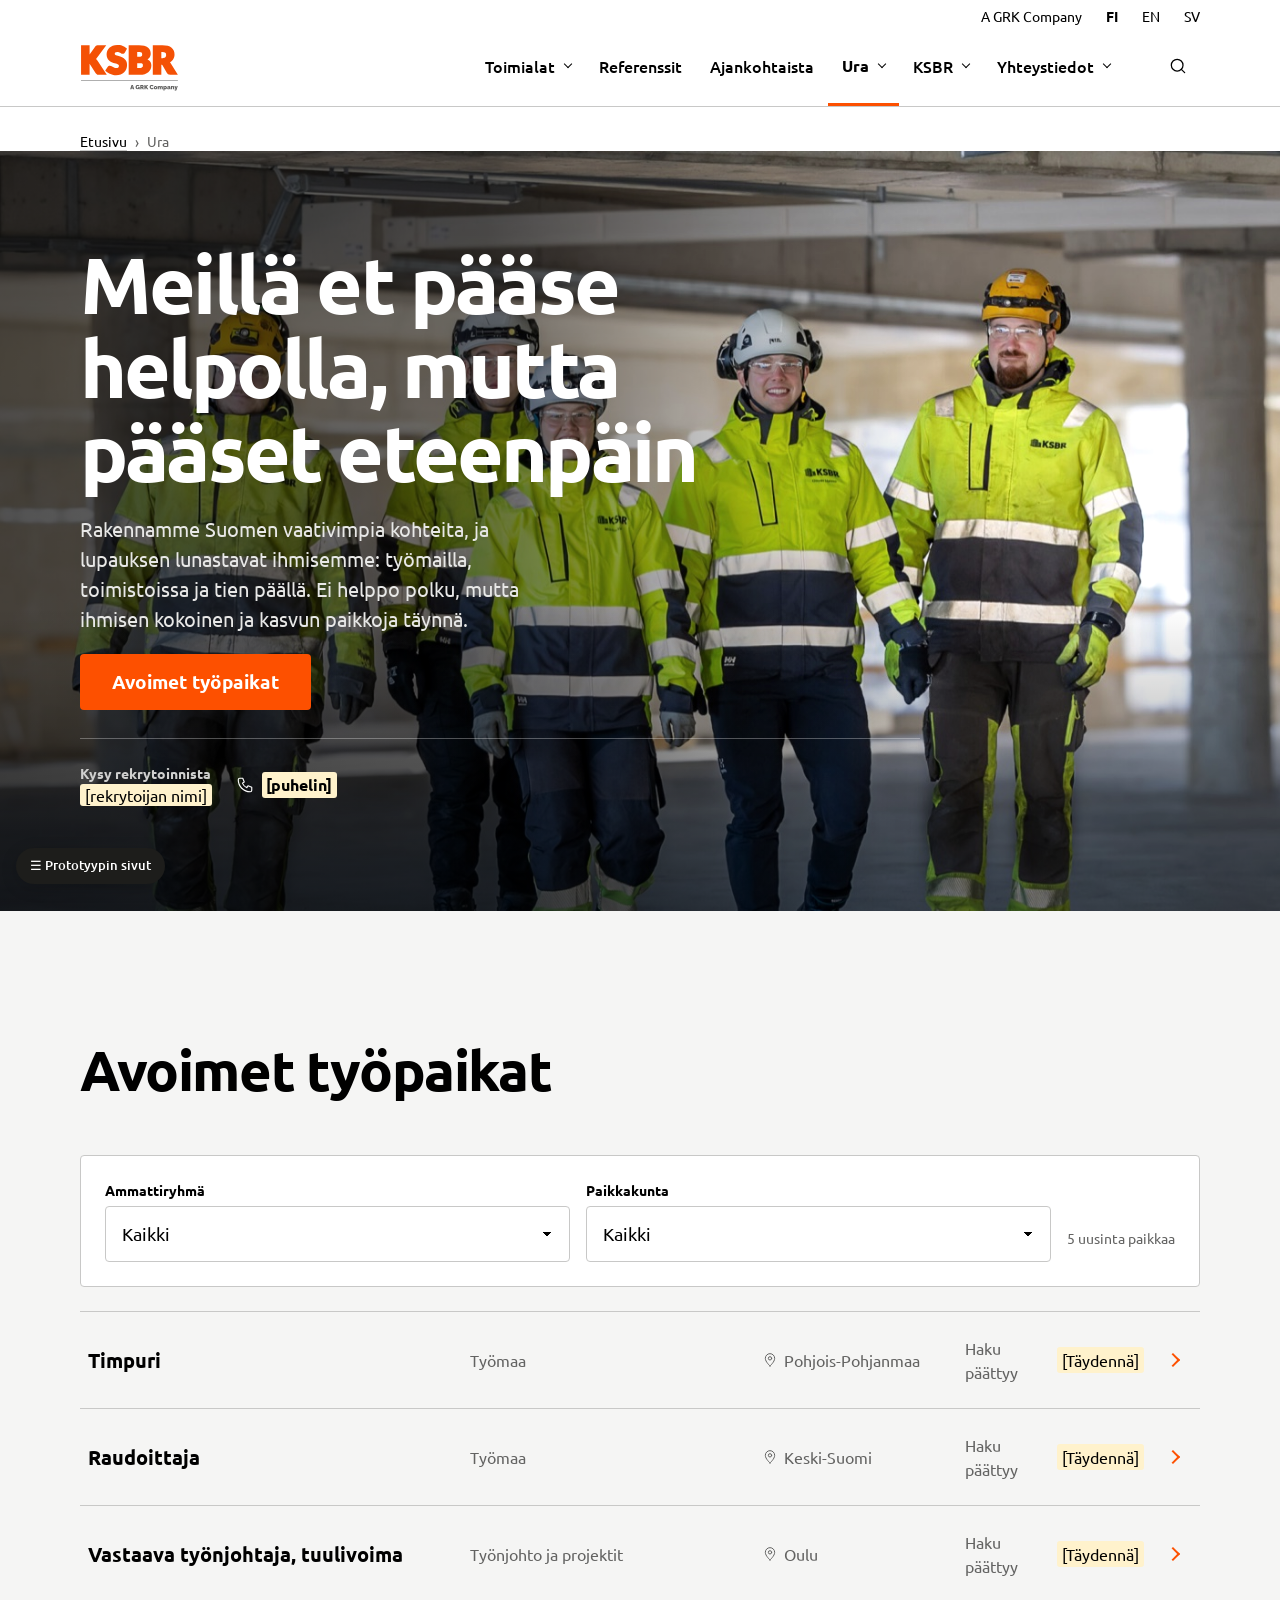
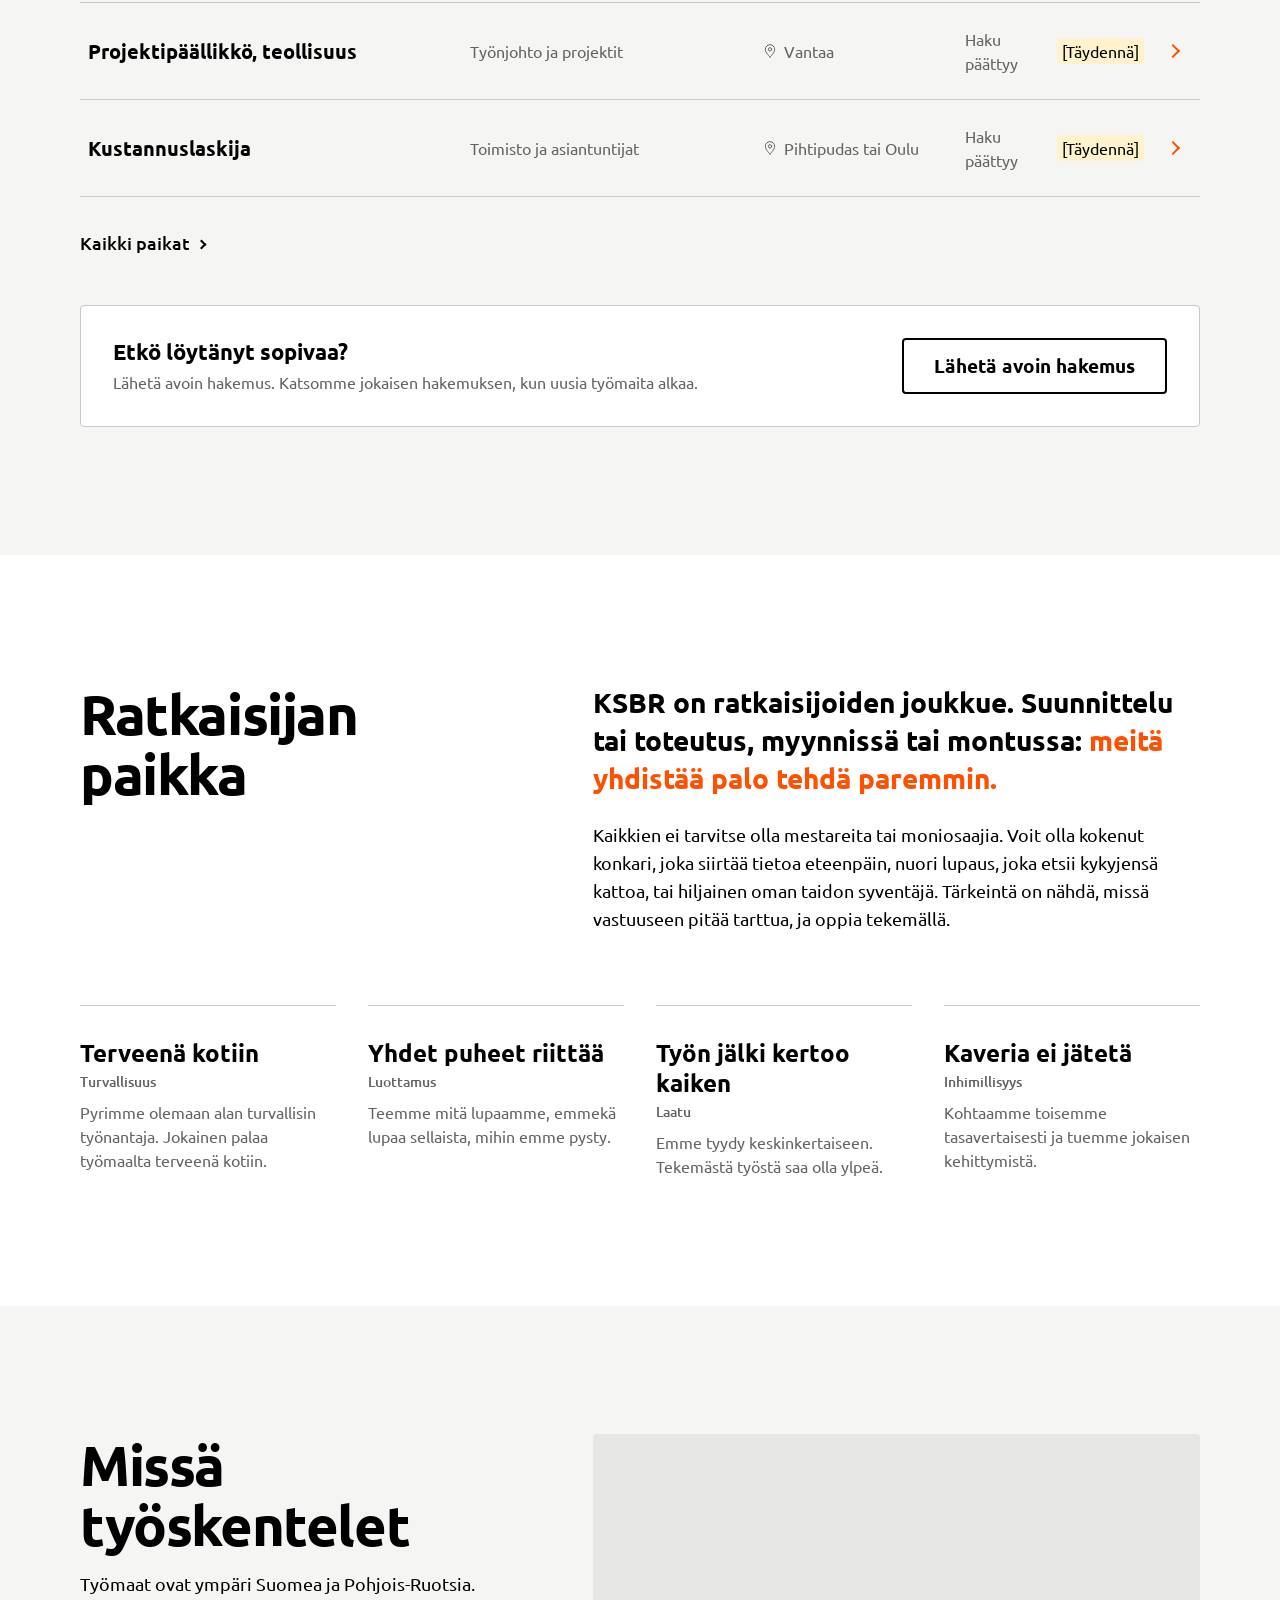
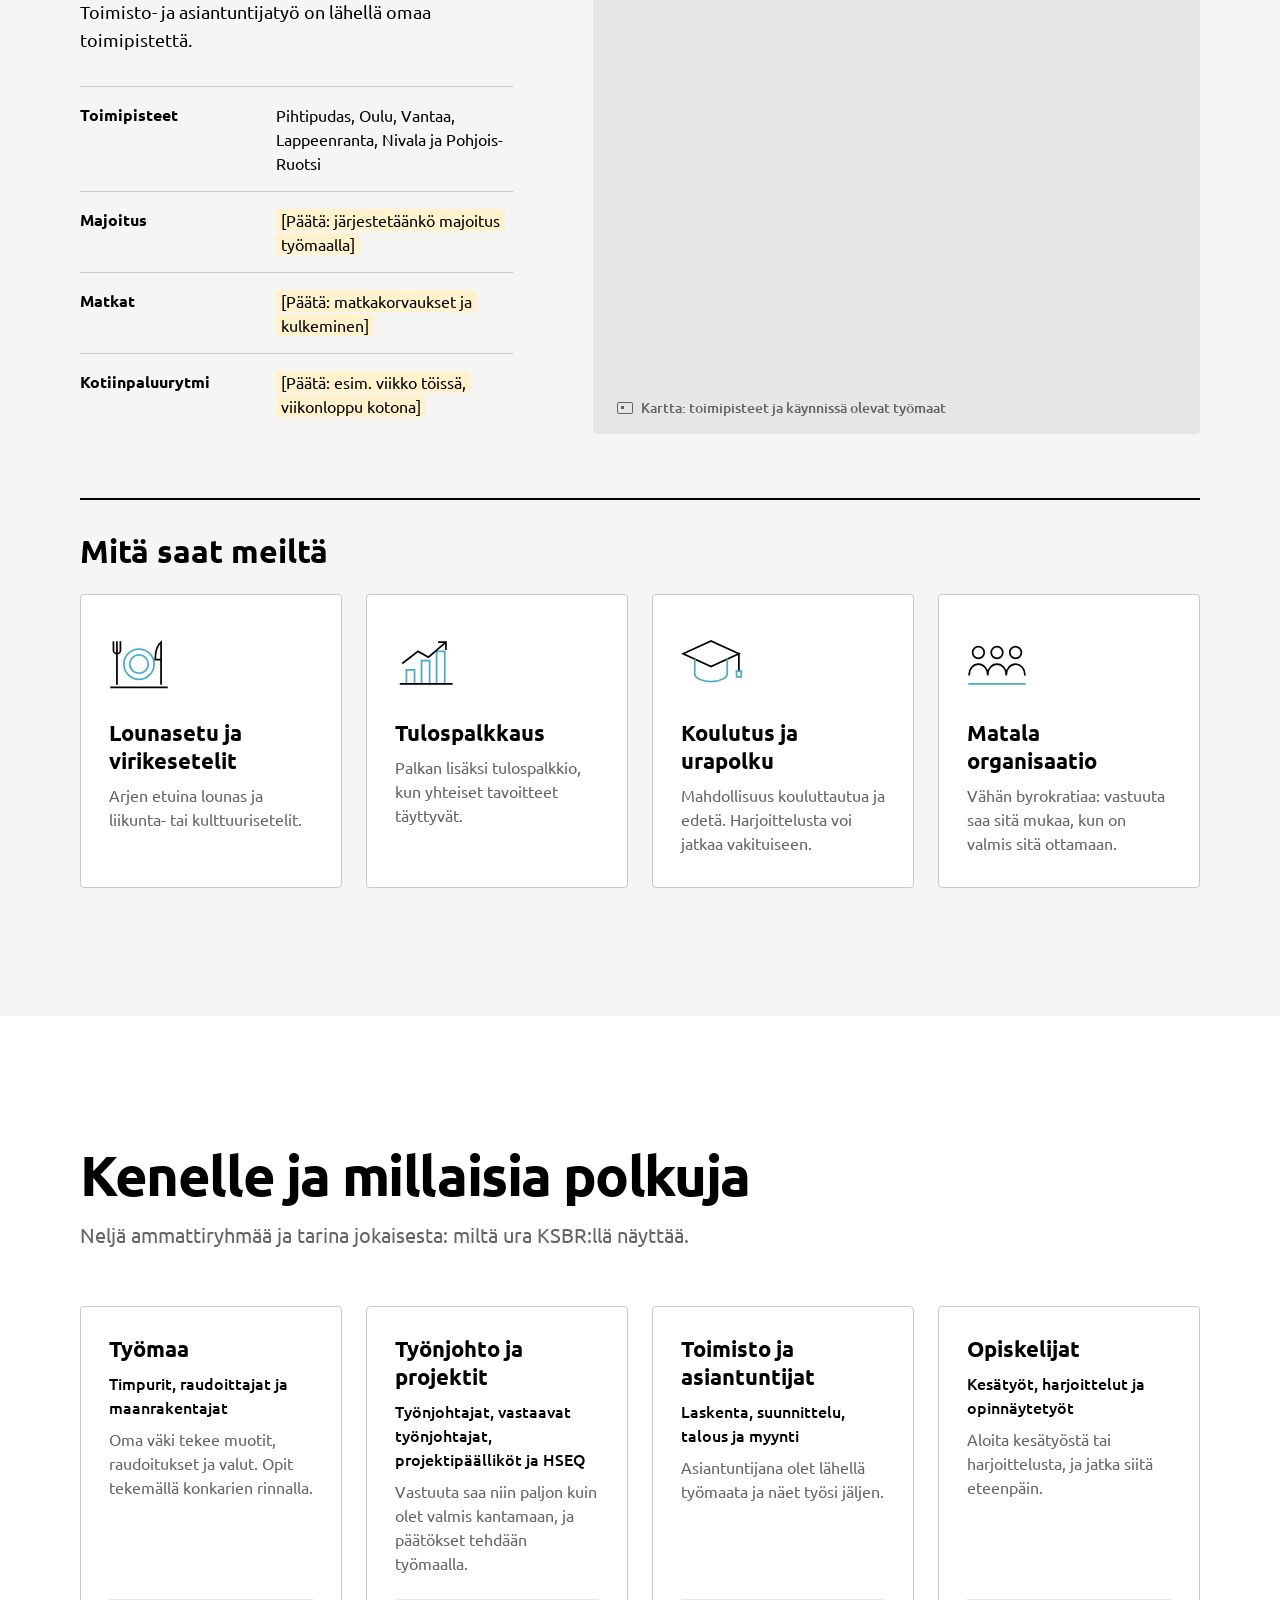
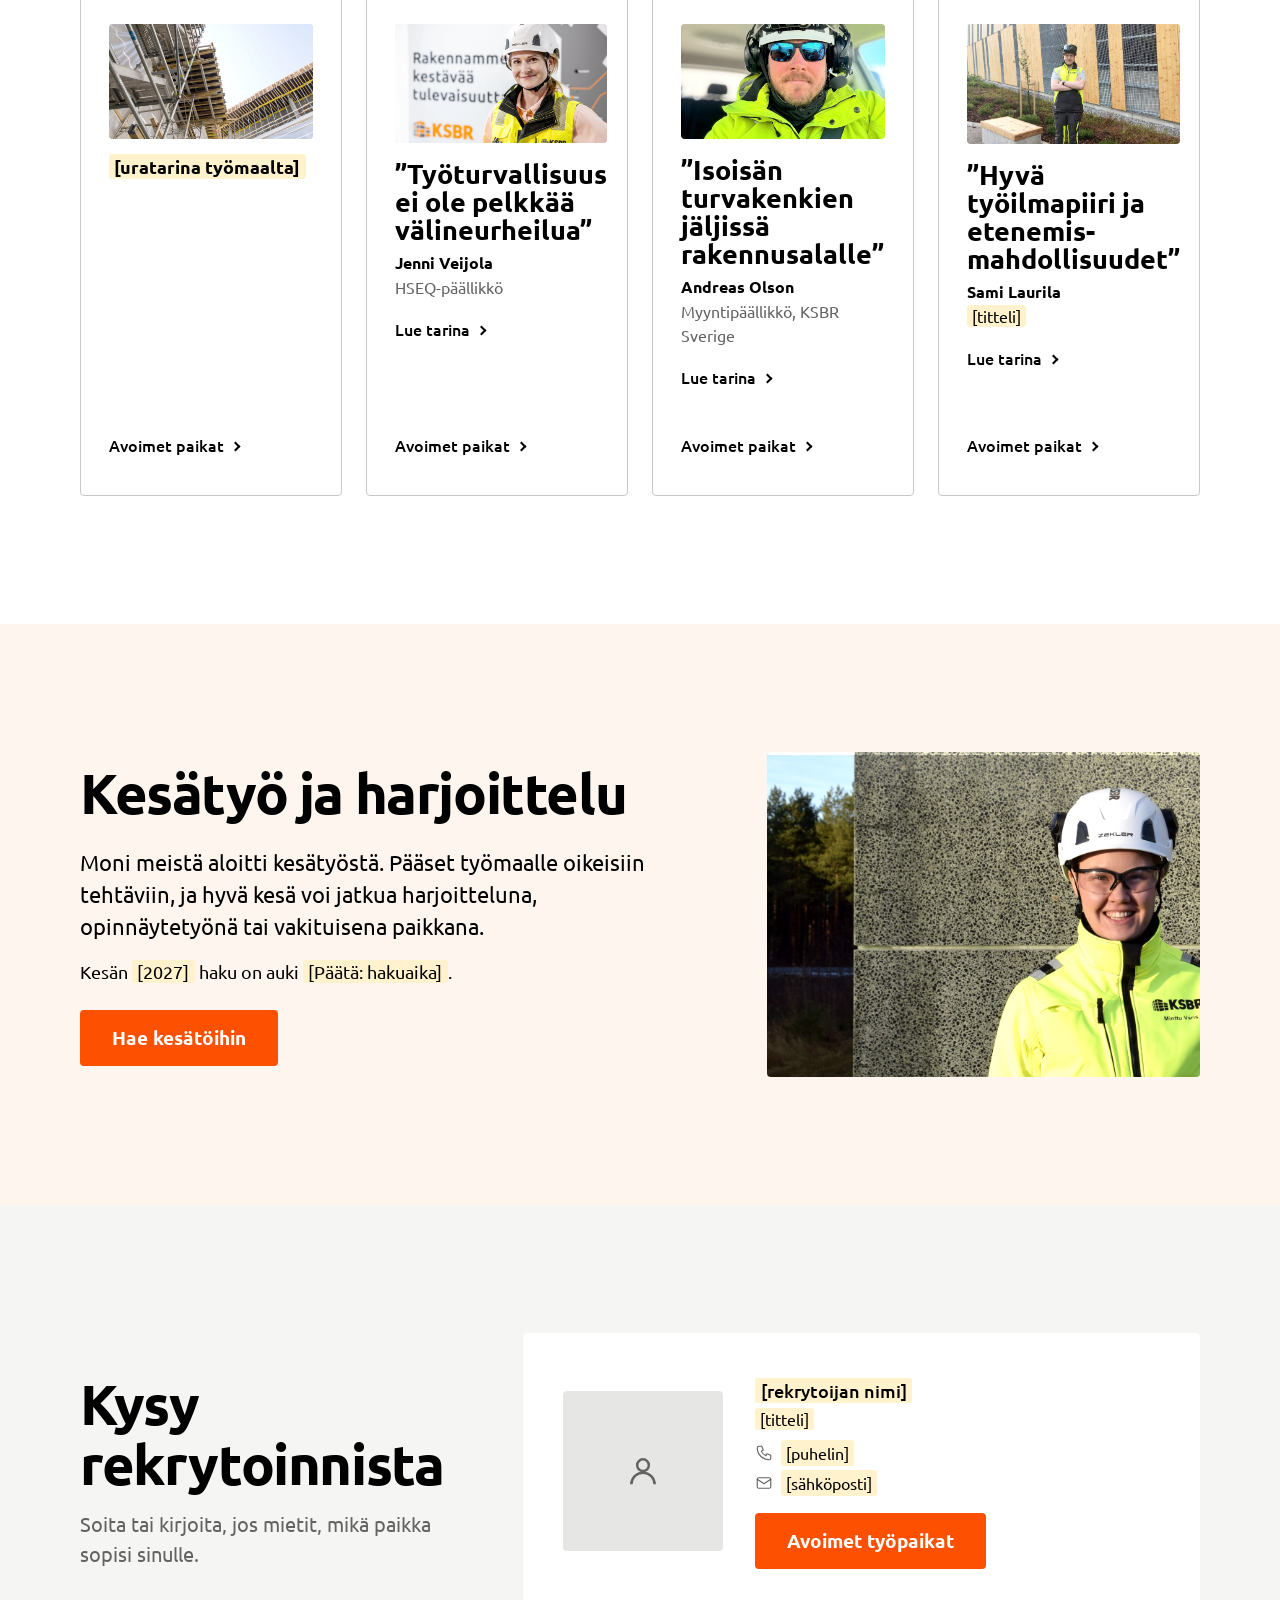
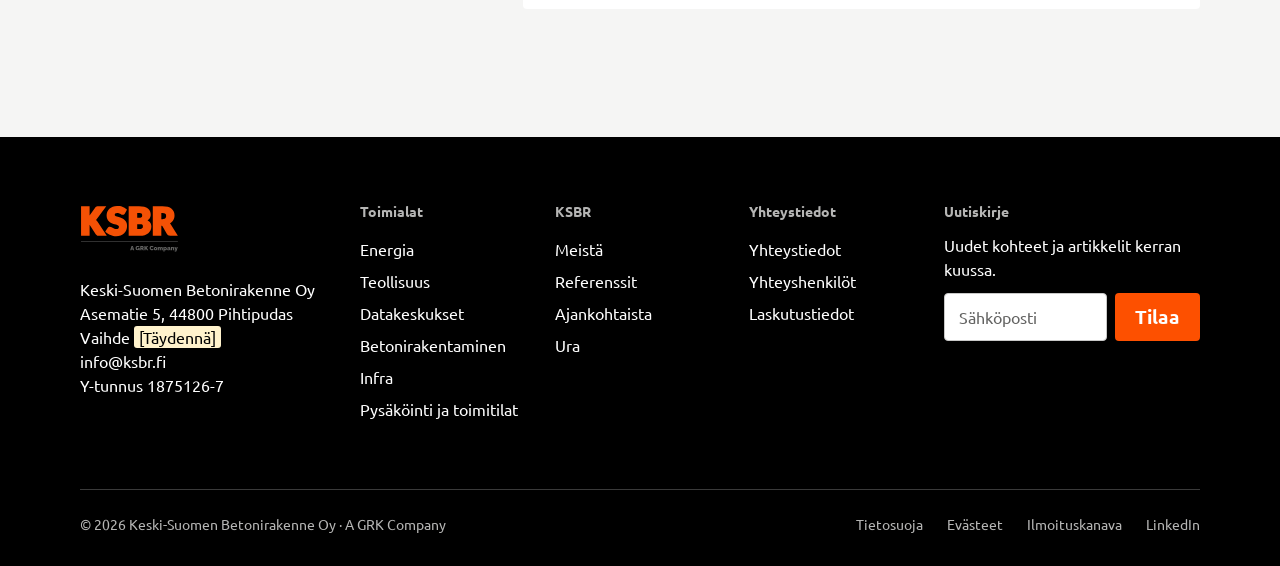
<file: ura.html>
<!doctype html>
<html lang="fi">
<head>
<meta charset="utf-8">
<meta name="viewport" content="width=device-width, initial-scale=1">
<meta name="robots" content="noindex, nofollow">
<title>Ura · KSBR (prototyyppi)</title>

<link rel="stylesheet" href="css/tokens.css">
<link rel="stylesheet" href="css/bundle.css">
</head>
<body>


<link rel="stylesheet" href="https://fonts.googleapis.com/css2?family=Ubuntu:ital,wght@0,300;0,400;0,500;0,700;1,400&amp;display=swap">
<style>
body{margin:0;background:#fff}
a{color:#000000}a:hover{color:#fd5000}
.recruiter-mini{display:flex;flex-wrap:wrap;align-items:center;gap:8px 24px;margin-top:8px;padding-top:24px;border-top:1px solid #e6e6e5;font-size:16px;line-height:24px}
.recruiter-mini b{display:block;font-size:14px;line-height:20px;color:#636362}
.recruiter-mini a{display:inline-flex;align-items:center;gap:8px;font-weight:700;text-decoration:none}
.recruiter-mini .b-ico{width:18px;height:18px;color:#fd5000}
.filters{display:grid;grid-template-columns:1fr 1fr auto;gap:16px;align-items:end;padding:24px;background:#fff;border:1px solid #c8c8c7;border-radius:4px}
.filters .b-field{min-width:0}
.jobs{display:grid;margin-top:24px;border-top:1px solid #c8c8c7}
.job{display:grid;grid-template-columns:4fr 3fr 2fr 2fr 24px;gap:24px;align-items:center;padding:24px 8px;border-bottom:1px solid #c8c8c7;text-decoration:none;color:#000}
.job:hover{background:#fff}
.job__t{font-size:20px;line-height:28px;font-weight:700}
.job__m{display:inline-flex;align-items:center;gap:6px;font-size:16px;line-height:24px;color:#636362}
.job__m .b-ico{width:16px;height:16px}
.job__go{width:10px;height:10px;border:solid #fd5000;border-width:2.5px 2.5px 0 0;transform:rotate(45deg)}
.jobs-foot{display:flex;flex-wrap:wrap;justify-content:space-between;align-items:center;gap:16px;margin-top:24px}
.open-app{display:flex;flex-wrap:wrap;align-items:center;justify-content:space-between;gap:16px 32px;margin-top:40px;padding:32px;background:#fff;border:1px solid #c8c8c7;border-radius:4px}
.open-app h3{margin:0 0 4px;font-size:22px;line-height:28px;font-weight:700}
.open-app p{margin:0;font-size:16px;line-height:24px;color:#636362}
.place{display:grid;grid-template-columns:5fr 7fr;gap:80px;align-items:start}
.place blockquote{margin:0;font-size:28px;line-height:38px;font-weight:700}
.place blockquote span{color:#fd5000}
.values{display:grid;grid-template-columns:repeat(4,minmax(0,1fr));gap:32px;margin-top:72px}
.value{padding-top:24px;border-top:1px solid #c8c8c7}
.value small{display:block;margin:-4px 0 8px;font-size:14px;line-height:20px;font-weight:500;color:var(--ink-2)}
.value h3{margin:8px 0;font-size:24px;line-height:30px;font-weight:700}
.value p{margin:0;font-size:16px;line-height:24px;color:#636362}
.perks{display:grid;grid-template-columns:5fr 7fr;gap:80px;align-items:stretch}
.travel-list{display:grid;margin:32px 0 0}
.travel-list div{display:grid;grid-template-columns:180px 1fr;gap:16px;padding:16px 0;border-top:1px solid #c8c8c7;font-size:16px;line-height:24px}
.travel-list dt{font-weight:700}
.travel-list dd{margin:0}
.benefits{margin-top:64px;padding-top:32px;border-top:2px solid #000}
.benefits ul{display:grid;grid-template-columns:repeat(4,minmax(0,1fr));gap:24px;margin:24px 0 0;padding:0;list-style:none}
.benefits li{display:grid;align-content:start;gap:8px;padding:32px 28px;background:#fff;border:1px solid #c8c8c7;border-radius:4px;font-size:16px;line-height:24px;color:#636362}
.benefits li b{display:block;margin-top:12px;font:700 22px/28px var(--font-head);color:#000}
.bn-ico{display:block;width:72px;height:72px;margin-left:-6px}
.bn-ico svg{width:72px;height:72px}
.benefits h3.b-h3{font-size:32px;line-height:38px}
.perks .b-media{aspect-ratio:auto;height:100%;min-height:420px}
.paths{display:grid;grid-template-columns:repeat(4,minmax(0,1fr));grid-template-rows:repeat(3,auto);column-gap:24px;row-gap:0}
.path{display:grid;grid-row:span 3;grid-template-rows:subgrid;gap:24px;padding:28px;background:#fff;border:1px solid #c8c8c7;border-radius:4px}
.path__head{display:grid;gap:8px;align-content:start}
.path h3{margin:0;font-size:22px;line-height:28px;font-weight:700}
.path p{margin:0;font-size:16px;line-height:24px;color:#636362}
.path .grp__r{color:#000;font-weight:500}
.story{display:grid;gap:8px;align-content:start;padding-top:24px;border-top:1px solid #e6e6e5;text-decoration:none;color:#000}
.story .b-media{margin-bottom:8px}
.story h4{margin:0;font-size:18px;line-height:24px;font-weight:700}
.paths>*,.path>*{min-width:0}
.path .story h4,.path h4{font-size:18px!important;line-height:24px!important}
.story__who{margin:0;font-size:14px;line-height:20px;color:#636362}
.story__who b{display:block;color:#000;font-size:16px;line-height:24px}
.summer{display:grid;grid-template-columns:7fr 5fr;gap:80px;align-items:center}
.rec{display:grid;grid-template-columns:4fr 8fr;gap:80px;align-items:center}
.rec-card{display:grid;grid-template-columns:160px 1fr;gap:32px;align-items:center;padding:40px;background:#fff;border-radius:4px}
.rec-card .b-person__img{width:160px;height:160px}
.rec-card .b-person__name{font-size:24px;line-height:32px}
.rec-card .b-btns{margin-top:16px}
.b-footer__top{grid-template-columns:3fr 2fr 2fr 2fr 3fr}
@media (max-width:900px){
.filters,.job,.place,.values,.perks,.benefits ul,.travel-list div,.paths,.summer,.rec,.rec-card,.b-footer__top{grid-template-columns:1fr;gap:16px}
.paths{grid-template-rows:none;row-gap:24px}.path{grid-row:auto;grid-template-rows:none}
.job{gap:4px;padding:20px 0}.job{position:relative;padding-right:32px;min-height:44px}.job__go{position:absolute;right:8px;top:50%;margin-top:-5px}
}

/* ---- hi-fi ---- */
.hf img{filter:saturate(.9) contrast(1.05)}
.hf-sec{padding:128px 80px}
.hf-h2{margin:0;font:700 56px/60px var(--font-head);letter-spacing:-.025em;text-wrap:balance}
.hf-lead{margin:20px 0 0;max-width:62ch;font:400 20px/30px var(--font-sans);color:var(--ink-2)}
.hf-eyebrow{margin:0 0 16px;font:700 13px/20px var(--font-head);letter-spacing:.12em;text-transform:uppercase;color:var(--ink-2)}
.hf-hero{position:relative;min-height:820px;display:grid;align-content:end;color:#fff;overflow:hidden;background:#111}
.hf-hero>img{position:absolute;inset:0;width:100%;height:100%;object-fit:cover}
.hf-hero::after{content:"";position:absolute;inset:0;background:linear-gradient(180deg,rgba(0,0,0,.2) 0%,rgba(0,0,0,0) 28%,rgba(0,0,0,.78) 100%),linear-gradient(90deg,rgba(0,0,0,.72) 0%,rgba(0,0,0,.35) 45%,rgba(0,0,0,0) 70%)}
.hf-hero__text{position:relative;z-index:1;padding:0 80px 160px;max-width:1100px}
.hf-hero .hf-eyebrow{color:#fff;opacity:.85}
.hf-hero h1{margin:0;font:700 112px/108px var(--font-head);letter-spacing:-.04em}
.hf-hero h1 span{display:block;color:var(--accent)}
.hf-hero p.lead{margin:32px 0 0;max-width:46ch;font:400 22px/32px var(--font-sans);color:#e8e8e7}
.hf-hero .acts{display:flex;flex-wrap:wrap;align-items:center;gap:16px 32px;margin-top:40px}
.hf-hero .acts .b-link{color:#fff}
.hf-hero__note{position:absolute;z-index:1;right:80px;top:24px;font-size:12px;line-height:16px;color:rgba(255,255,255,.6)}
.hf-tasks{position:relative;z-index:2;display:grid;grid-template-columns:repeat(4,minmax(0,1fr));margin:-72px 80px 0;background:#fff;box-shadow:0 24px 48px -24px rgba(0,0,0,.35)}
.hf-task{display:grid;grid-template-columns:28px 1fr 12px;gap:16px;align-items:center;padding:28px;text-decoration:none;color:var(--ink)}
.hf-task+.hf-task{border-left:1px solid var(--surface)}
.hf-task .b-ico{width:24px;height:24px;color:var(--ink)}
.hf-task b{display:block;font:700 18px/24px var(--font-head)}
.hf-task small{display:block;font-size:14px;line-height:20px;color:var(--ink-2)}
.hf-task::after{content:"";width:8px;height:8px;border:solid var(--ink);border-width:2px 2px 0 0;transform:rotate(45deg)}
.hf-task:hover b{text-decoration:underline;text-underline-offset:4px}
.hf-ind{display:grid;grid-template-columns:repeat(5,minmax(0,1fr));gap:24px;margin-top:64px}
.hf-indcard{display:grid;grid-template-rows:auto auto auto 1fr auto;gap:12px;text-decoration:none;color:var(--ink)}
.hf-indcard .ph{position:relative;aspect-ratio:3/4;overflow:hidden;margin-bottom:12px}
.hf-indcard .ph img{position:absolute;inset:0;width:100%;height:100%;object-fit:cover}
.hf-oldico{width:64px;height:64px;margin:-4px 0 0 -6px;filter:none!important}
.hf-indcard h3{margin:0;font:700 24px/30px var(--font-head);letter-spacing:-.01em}
.hf-indcard p{margin:0;font-size:16px;line-height:24px;color:var(--ink-2)}
.hf-indcard .b-link{align-self:end;justify-self:start;font-size:16px}
.hf-indcard:hover h3{text-decoration:underline;text-underline-offset:5px;text-decoration-thickness:2px}
.hf-ico{width:44px;height:44px;fill:none;stroke:var(--ink);stroke-width:1.75;stroke-linecap:round;stroke-linejoin:round}
.hf-ico .a{stroke:var(--accent)}
.hf-indfoot{display:flex;gap:16px 40px;margin-top:48px;padding-top:24px;border-top:1px solid var(--line)}
.hf-band{position:relative;min-height:640px;display:grid;align-content:end;overflow:hidden;color:#fff}
.hf-band>img{position:absolute;inset:0;width:100%;height:100%;object-fit:cover}
.hf-band::after{content:"";position:absolute;inset:0;background:linear-gradient(0deg,rgba(0,0,0,.82) 0%,rgba(0,0,0,.35) 50%,rgba(0,0,0,0) 75%),linear-gradient(90deg,rgba(0,0,0,.5) 0%,rgba(0,0,0,0) 60%)}
.hf-band__text{position:relative;z-index:1;padding:0 80px 72px;max-width:900px}
.hf-band .hf-eyebrow{color:#fff;opacity:.85}
.hf-band h2{margin:0;font:700 48px/54px var(--font-head);letter-spacing:-.02em}
.hf-band .b-link{margin-top:24px;color:#fff;display:inline-block}
.hf-why{background:#000;color:#fff}
.hf-why .hf-h2{color:#fff}
.hf-why .hf-lead{color:var(--on-dark)}
.hf-nums{display:grid;grid-template-columns:repeat(3,minmax(0,1fr));gap:48px;margin-top:80px}
.hf-num b{display:block;font:700 144px/1 var(--font-head);letter-spacing:-.05em;color:var(--accent);font-variant-numeric:lining-nums tabular-nums}
.hf-num small{display:block;margin-top:16px;padding-bottom:28px;border-bottom:1px solid var(--on-dark-line);font:500 18px/26px var(--font-sans);color:var(--on-dark)}
.hf-num small em{font-style:normal;font-weight:700;color:#fff;margin-right:6px}
.hf-num h3{margin:28px 0 8px;font:700 24px/32px var(--font-head)}
.hf-num p{margin:0;font-size:16px;line-height:24px;color:var(--on-dark)}
.hf-certs{display:flex;flex-wrap:wrap;gap:12px 32px;margin-top:80px;padding-top:24px;border-top:1px solid var(--on-dark-line);font:700 14px/20px var(--font-sans)}
.hf-certs span:first-child{color:var(--on-dark-muted);letter-spacing:.1em;text-transform:uppercase}
.hf-cards{display:grid;grid-template-columns:repeat(3,minmax(0,1fr));gap:24px;margin-top:56px}
.hf-card{display:grid;gap:12px;align-content:start;text-decoration:none;color:var(--ink)}
.hf-card .ph{position:relative;aspect-ratio:4/3;overflow:hidden;margin-bottom:8px}
.hf-card .ph img{position:absolute;inset:0;width:100%;height:100%;object-fit:cover}
.hf-card .meta{margin:0;font-size:14px;line-height:20px;color:var(--ink-2)}
.hf-card h3{margin:0;font:700 24px/30px var(--font-head);letter-spacing:-.01em}
.hf-card p{margin:0;font-size:16px;line-height:24px;color:var(--ink-2)}
.hf-card:hover h3{text-decoration:underline;text-underline-offset:5px;text-decoration-thickness:2px}
.hf-headrow{display:flex;justify-content:space-between;align-items:end;gap:32px}
.hf-edge{display:grid;grid-template-columns:1fr 1fr;min-height:640px}
.hf-edge .ph{position:relative;overflow:hidden}
.hf-edge .ph img{position:absolute;inset:0;width:100%;height:100%;object-fit:cover}
.hf-edge .tx{display:grid;align-content:center;gap:0;padding:96px 80px}
.hf-edge--tint .tx{background:var(--tint)}
.hf-edge .acts{display:flex;flex-wrap:wrap;gap:16px 32px;margin-top:40px;align-items:center}
.hf-edge blockquote{margin:48px 0 0;padding-top:28px;border-top:1px solid var(--line);font:700 22px/32px var(--font-head)}
.hf-edge cite{display:block;margin-top:8px;font:400 16px/24px var(--font-sans);color:var(--ink-2)}
.hf-news{display:grid;grid-template-columns:repeat(3,minmax(0,1fr));gap:24px;margin-top:56px}
.hf-news a{display:grid;grid-template-rows:auto auto 1fr auto;gap:12px;text-decoration:none;color:var(--ink)}
.hf-news .ph{position:relative;aspect-ratio:16/10;overflow:hidden;margin-bottom:8px}
.hf-news .ph img{position:absolute;inset:0;width:100%;height:100%;object-fit:cover}
.hf-news time{font-size:14px;line-height:20px;color:var(--ink-2)}
.hf-news h3{margin:0;font:700 22px/30px var(--font-head)}
.hf-news .b-link{align-self:end;justify-self:start}
.hf-news a:hover h3{text-decoration:underline;text-underline-offset:4px}
.hf-letter{display:grid;grid-template-columns:5fr 7fr;gap:48px;align-items:center;margin-top:72px;padding:40px;background:#fff}
.hf-letter h3{margin:0;font:700 26px/32px var(--font-head)}
.hf-letter p{margin:6px 0 0;color:var(--ink-2)}
.hf-letter form{display:flex;gap:8px}.hf-letter .b-input{flex:1}
.hf-steps{display:grid;grid-template-columns:repeat(5,minmax(0,1fr));gap:20px;margin-top:64px;position:relative}
.hf-step{display:grid;grid-template-rows:auto auto auto 1fr auto;gap:10px;text-decoration:none;color:var(--ink)}
.hf-step .no{display:flex;align-items:center;gap:16px;font:700 56px/1 var(--font-head);letter-spacing:-.03em;color:var(--accent);font-variant-numeric:lining-nums tabular-nums}
.hf-step .no::after{content:"";flex:1;height:1px;background:var(--line)}
.hf-step:last-child .no::after{background:transparent}
.hf-step .ph{position:relative;aspect-ratio:3/4;overflow:hidden;margin:6px 0 10px}
.hf-step .ph img{position:absolute;inset:0;width:100%;height:100%;object-fit:cover}
.hf-step h3{margin:0;font:700 22px/28px var(--font-head)}
.hf-step p{margin:0;font-size:15px;line-height:22px;color:var(--ink-2)}
.hf-step .b-link{align-self:end;justify-self:start;font-size:15px}
.hf-step:hover h3{text-decoration:underline;text-underline-offset:4px}
.hf-herostats{position:relative;z-index:1;display:grid;grid-template-columns:repeat(3,minmax(0,1fr));margin:0 80px;border-top:1px solid rgba(255,255,255,.35)}
.hf-herostats div{padding:28px 0 40px}
.hf-herostats b{display:block;font:700 72px/1 var(--font-head);letter-spacing:-.04em;color:var(--accent)}
.hf-herostats small{display:block;margin-top:10px;font:500 16px/24px var(--font-sans);color:#e8e8e7}
.hf-herostats small em{font-style:normal;font-weight:700;color:#fff;margin-right:6px}
.hf-usp{display:grid;grid-template-columns:repeat(3,minmax(0,1fr));gap:48px;margin-top:64px}
.hf-usp div{padding-top:28px;border-top:1px solid var(--on-dark-line)}
.hf-usp h3{margin:0 0 12px;font:700 28px/34px var(--font-head);letter-spacing:-.01em;color:#fff}
.hf-usp p{margin:0;font-size:17px;line-height:26px;color:var(--on-dark)}
@media (max-width:900px){
.hf-sec{padding:72px 20px}.hf-h2{font-size:34px;line-height:40px}
.hf-hero{min-height:640px}.hf-hero__text{padding:0 20px 120px}.hf-hero h1{font-size:52px;line-height:50px}
.hf-tasks{grid-template-columns:1fr;margin:-48px 20px 0}.hf-task+.hf-task{border-left:0;border-top:1px solid var(--surface)}
.hf-ind,.hf-nums,.hf-cards,.hf-news,.hf-letter,.hf-edge,.hf-steps,.hf-usp,.hf-herostats{grid-template-columns:1fr}
.hf-ind{grid-template-columns:1fr 1fr}
.hf-num b{font-size:88px}.hf-edge .tx{padding:56px 20px}.hf-band__text{padding:0 20px 48px}.hf-band h2{font-size:30px;line-height:36px}
.hf-herostats{margin:0 20px}.hf-herostats b{font-size:48px}
}

/* ---- hi-fi: yleiset sivut ---- */
.hf .b-section{padding:128px 80px}
.hf .b-section--tight{padding-top:64px;padding-bottom:64px}
.hf .b-h1{font-size:80px;line-height:84px;letter-spacing:-.035em}
.hf .b-h2{font-size:56px;line-height:60px;letter-spacing:-.025em;text-wrap:balance}
.hf .b-head .b-body{font-size:20px;line-height:30px}
.hf .b-head{margin-bottom:56px}
.hf .b-lead{font-size:22px;line-height:32px}
.hf .b-why__num,.hf .why-num{font-size:120px;line-height:1;letter-spacing:-.05em;color:var(--accent)}
.hf .b-chain__no{font-size:56px;line-height:1;letter-spacing:-.03em;color:var(--accent)}
.hf .b-case h3{font-size:22px;line-height:28px}
.hf .b-case:hover h3,.hf .b-industry:hover h3{text-decoration:underline;text-underline-offset:5px;text-decoration-thickness:2px}
.hf-hero--page{min-height:760px}
.hf-hero--page .hf-hero__text{display:grid;gap:20px;padding-bottom:104px;max-width:1000px}
.hf-hero--page h1,.hf-hero--page .b-h1{margin:0;color:#fff;font:700 80px/84px var(--font-head);letter-spacing:-.035em;max-width:16ch;text-wrap:balance}
.hf-hero--page .b-lead{margin:0;color:#e8e8e7;max-width:48ch}
.hf-hero--page .b-eyebrow{color:#fff;opacity:.85}
.hf-hero--page a:not(.b-btn){color:#fff}
.hf-hero--page .tag{background:transparent;color:#fff;border-color:rgba(255,255,255,.55)}
.hf-hero--page .quick a{text-decoration-color:rgba(255,255,255,.5)}
.hf-hero--page .recruiter-mini{border-color:rgba(255,255,255,.3);color:#fff}
.hf-hero--page .recruiter-mini b{color:#d0d0cf}
.hf-hero--page .recruiter-mini .b-ico{color:#fff}
@media (max-width:900px){
.hf .b-section{padding:72px 20px}.hf .b-h2{font-size:34px;line-height:40px}.hf .b-h1{font-size:44px;line-height:48px}
.hf-hero--page{min-height:600px}.hf-hero--page h1,.hf-hero--page .b-h1{font-size:44px;line-height:48px}.hf-hero--page .hf-hero__text{padding:0 20px 72px}
.hf .b-why__num,.hf .why-num{font-size:72px}
}

/* ---- audit-korjaukset ---- */
.hf-skip{position:absolute;left:16px;top:-80px;z-index:100;padding:12px 16px;background:var(--ink);color:#fff;font:700 16px/24px var(--font-sans);text-decoration:none}
.hf-skip:focus{top:16px;color:#fff}
.hf :focus-visible{outline:3px solid var(--accent);outline-offset:3px}
.hf .b-btn:focus-visible{outline:3px solid var(--ink);outline-offset:2px;box-shadow:0 0 0 2px #fff}
.hf .b-footer h2.hf-fh{margin:0 0 12px;font-size:14px;line-height:20px;font-weight:700;color:var(--on-dark-muted)}
.hf .sr-only{position:absolute;width:1px;height:1px;overflow:hidden;clip:rect(0 0 0 0);white-space:nowrap}
.hf h3 .b-gap,.hf .b-person__name .b-gap{font-size:.75em;font-weight:500}
.hf .b-step::before{font-size:48px;line-height:1;letter-spacing:-.03em}
.hf-hero::after{background:linear-gradient(0deg,rgba(0,0,0,.52) 0%,rgba(0,0,0,0) 40%),linear-gradient(90deg,rgba(0,0,0,.68) 0%,rgba(0,0,0,.55) 38%,rgba(0,0,0,.16) 60%,rgba(0,0,0,0) 74%)}
.hf-hero .lead,.hf-hero--page .b-lead{max-width:40ch}
.hf-menu{display:none;align-items:center;gap:8px;min-height:44px;padding:0 12px;border:1px solid var(--line);border-radius:4px;background:#fff;font:700 15px/20px var(--font-sans);color:var(--ink)}
.hf-menu i{display:block;width:18px;height:2px;background:currentColor;box-shadow:0 6px 0 currentColor,0 -6px 0 currentColor}
.hf .hf-hero h1,.hf .hf-hero--page h1{hyphens:auto;overflow-wrap:anywhere}
@media (max-width:1200px){.hf-ind,.hf-steps{grid-template-columns:repeat(3,minmax(0,1fr))}}
@media (max-width:900px){
.hf .b-nav__menu,.hf .b-nav__util{display:none}.hf-menu{display:inline-flex;margin-left:auto}
.hf .hf-hero h1,.hf .hf-hero--page h1{font-size:clamp(34px,9vw,52px);line-height:1.08}
.hf-ind,.hf-steps{grid-template-columns:1fr 1fr}
}

/* ---- audit-kierros-3 ---- */
.hf .hf-hero h1,.hf .hf-hero--page h1{hyphens:manual;overflow-wrap:normal}
.hf-hero--page h1,.hf-hero--page .b-h1{max-width:20ch}
.hf-hero--page .b-lead{font:400 20px/30px var(--font-sans);max-width:44ch}
.hf-hero--tv h1{font-size:clamp(34px,5vw,64px)!important;line-height:1.06!important;max-width:16ch}
.hf-hero>img{object-position:var(--pos,center)}
.b-nav__menu.is-open{display:grid!important;position:absolute;left:0;right:0;top:100%;z-index:50;gap:0;padding:8px 20px 24px;background:#fff;box-shadow:0 24px 32px -24px rgba(0,0,0,.4)}
.b-nav__menu.is-open .b-nav__item{padding:16px 0;border-bottom:1px solid var(--surface);font-size:18px}
.hf .b-nav__bar{position:relative}
@media (max-width:900px){
.hf-hero::after{background:linear-gradient(0deg,rgba(0,0,0,.74) 0%,rgba(0,0,0,.6) 50%,rgba(0,0,0,.24) 85%,rgba(0,0,0,.1) 100%)}
.hf-hero>img{object-position:70% 20%}
}
@media (max-width:600px){.hf .hf-hero h1,.hf .hf-hero--page h1{overflow-wrap:anywhere}}

/* ---- audit-kierros-4 ---- */
@media (max-width:600px){.hf-ind>:last-child:nth-child(odd){grid-column:1/-1}}
.hf .b-link{white-space:nowrap}
.hf-indfoot{flex-wrap:wrap}
.b-nav__menu .hf-langs{display:none}
.b-nav__menu.is-open .hf-langs{display:flex;gap:20px;align-items:center;padding:20px 0 4px;font-size:15px}
.b-nav__menu.is-open .hf-langs a{min-height:44px;display:inline-flex;align-items:center;text-decoration:none;color:var(--ink)}
.b-nav__menu.is-open .hf-langs a[aria-current]{font-weight:700;text-decoration:underline;text-underline-offset:4px}
.b-nav__menu.is-open .hf-langs .grk{margin-left:auto;color:var(--ink-2)}
body.menu-open{overflow:hidden}
@media (max-width:600px){
.hf-headrow{flex-direction:column;align-items:flex-start;gap:16px}
.hf-hero--tv .hf-hero__text{padding-top:56px}
.hf-herostats{grid-template-columns:repeat(3,minmax(0,1fr))!important;margin:0 20px;gap:12px}
.hf-herostats div{padding:20px 0 28px}
.hf-herostats b{font-size:34px}
.hf-herostats small{font-size:13px;line-height:18px}
.hf-steps{grid-template-columns:1fr!important}
.hf-step .ph{aspect-ratio:16/9}
.hf .b-media:not(:has(img)){aspect-ratio:16/9;min-height:0}
}
</style>

<div class="b-root hf" style="width: 100%;">
<a class="hf-skip" href="#sisalto">Siirry sisältöön</a>

<header class="b-nav">
  <div class="b-nav__util"><a href="https://grk.fi">A GRK Company</a><a href="#" data-proto-missing aria-current="true">FI</a><a href="#" data-proto-missing>EN</a><a href="#" data-proto-missing>SV</a></div>
  <div class="b-nav__bar">
    <img fetchpriority="high" class="b-nav__logo" src="img/ksbr-logo.svg" alt="KSBR – A GRK Company">
    <nav class="b-nav__menu" id="paavalikko" aria-label="Päävalikko">
      <a class="b-nav__item b-nav__item--menu" href="index.html#toimialat">Toimialat</a>
      <a class="b-nav__item" href="referenssit.html">Referenssit</a>
      <a class="b-nav__item" href="#" data-proto-missing>Ajankohtaista</a>
      <a class="b-nav__item b-nav__item--menu" href="ura.html" aria-current="page">Ura</a>
      <a class="b-nav__item b-nav__item--menu" href="index.html">KSBR</a>
      <a class="b-nav__item b-nav__item--menu" href="yhteystiedot.html">Yhteystiedot</a>
      <div class="hf-langs"><a href="#" data-proto-missing aria-current="page" lang="fi">FI</a><a href="#" data-proto-missing hreflang="en" lang="en">EN</a><a href="#" data-proto-missing hreflang="sv" lang="sv">SV</a><a class="grk" href="https://grk.fi">A GRK Company</a></div>
    </nav>
    <button class="hf-menu" type="button" aria-expanded="false" aria-controls="paavalikko"><i aria-hidden="true"></i>Valikko</button>
    <a class="b-nav__search" href="index.html" aria-label="Haku"><svg class="b-ico" viewBox="0 0 24 24" aria-hidden="true"><circle cx="11" cy="11" r="7"></circle><path d="m20 20-4-4"></path></svg></a>
  </div>
</header>
<ol class="b-crumbs"><li><a href="index.html">Etusivu</a></li><li aria-current="page">Ura</li></ol>
<main id="sisalto">

<section class="hf-hero hf-hero--page">
  <img src="img/tuusula-7572.jpg" alt="KSBR:n porukka Koskensillan pysäköintitalossa">
  <div class="hf-hero__text">
    <h1 class="b-h1">Meillä et pääse helpolla, mutta pääset eteenpäin</h1>
    <p class="b-lead">Rakennamme Suomen vaativimpia kohteita, ja lupauksen lunastavat ihmisemme: työmailla, toimistoissa ja tien päällä. Ei helppo polku, mutta ihmisen kokoinen ja kasvun paikkoja täynnä.</p>
    <div class="b-btns"><a class="b-btn" href="#avoimet">Avoimet työpaikat</a></div>
    <div class="recruiter-mini"><div><b>Kysy rekrytoinnista</b><mark class="b-gap">[rekrytoijan nimi]</mark></div><a href="#" data-proto-missing><svg class="b-ico" viewBox="0 0 24 24" aria-hidden="true"><path d="M5 3h4l2 5-2.5 1.5a11 11 0 0 0 6 6L16 13l5 2v4a2 2 0 0 1-2 2A16 16 0 0 1 3 5a2 2 0 0 1 2-2"></path></svg><mark class="b-gap">[puhelin]</mark></a></div>
  </div>
</section>

<section class="b-section b-section--gray" id="avoimet"><div class="b-inner">
  <div class="b-head"><h2 class="b-h2">Avoimet työpaikat</h2></div>
  <form class="filters" role="search">
    <div class="b-field"><label for="ura-ammatti">Ammattiryhmä</label><select class="b-select" id="ura-ammatti"><option>Kaikki</option><option>Työmaa</option><option>Työnjohto ja projektit</option><option>Toimisto ja asiantuntijat</option><option>Kesätyöt ja harjoittelu</option></select></div>
    <div class="b-field"><label for="ura-paikka">Paikkakunta</label><select class="b-select" id="ura-paikka"><option>Kaikki</option><option>Pihtipudas</option><option>Oulu</option><option>Vantaa</option><option>Lappeenranta</option><option>Nivala</option><option>Ruotsi</option><option>Työmaat ympäri Suomen</option></select></div>
    <p class="b-small" style="margin: 0 0 14px;">5 uusinta paikkaa</p>
  </form>
  <div class="jobs"><a class="job" href="ura.html"><span class="job__t">Timpuri</span><span class="job__m">Työmaa</span><span class="job__m"><svg class="b-ico" viewBox="0 0 24 24" aria-hidden="true"><path d="M12 21s-7-6.2-7-11.5a7 7 0 0 1 14 0C19 14.8 12 21 12 21z"></path><circle cx="12" cy="9.5" r="2.5"></circle></svg>Pohjois-Pohjanmaa</span><span class="job__m">Haku päättyy <mark class="b-gap">[Täydennä]</mark></span><span class="job__go" aria-hidden="true"></span></a><a class="job" href="ura.html"><span class="job__t">Raudoittaja</span><span class="job__m">Työmaa</span><span class="job__m"><svg class="b-ico" viewBox="0 0 24 24" aria-hidden="true"><path d="M12 21s-7-6.2-7-11.5a7 7 0 0 1 14 0C19 14.8 12 21 12 21z"></path><circle cx="12" cy="9.5" r="2.5"></circle></svg>Keski-Suomi</span><span class="job__m">Haku päättyy <mark class="b-gap">[Täydennä]</mark></span><span class="job__go" aria-hidden="true"></span></a><a class="job" href="ura.html"><span class="job__t">Vastaava työnjohtaja, tuulivoima</span><span class="job__m">Työnjohto ja projektit</span><span class="job__m"><svg class="b-ico" viewBox="0 0 24 24" aria-hidden="true"><path d="M12 21s-7-6.2-7-11.5a7 7 0 0 1 14 0C19 14.8 12 21 12 21z"></path><circle cx="12" cy="9.5" r="2.5"></circle></svg>Oulu</span><span class="job__m">Haku päättyy <mark class="b-gap">[Täydennä]</mark></span><span class="job__go" aria-hidden="true"></span></a><a class="job" href="ura.html"><span class="job__t">Projektipäällikkö, teollisuus</span><span class="job__m">Työnjohto ja projektit</span><span class="job__m"><svg class="b-ico" viewBox="0 0 24 24" aria-hidden="true"><path d="M12 21s-7-6.2-7-11.5a7 7 0 0 1 14 0C19 14.8 12 21 12 21z"></path><circle cx="12" cy="9.5" r="2.5"></circle></svg>Vantaa</span><span class="job__m">Haku päättyy <mark class="b-gap">[Täydennä]</mark></span><span class="job__go" aria-hidden="true"></span></a><a class="job" href="ura.html"><span class="job__t">Kustannuslaskija</span><span class="job__m">Toimisto ja asiantuntijat</span><span class="job__m"><svg class="b-ico" viewBox="0 0 24 24" aria-hidden="true"><path d="M12 21s-7-6.2-7-11.5a7 7 0 0 1 14 0C19 14.8 12 21 12 21z"></path><circle cx="12" cy="9.5" r="2.5"></circle></svg>Pihtipudas tai Oulu</span><span class="job__m">Haku päättyy <mark class="b-gap">[Täydennä]</mark></span><span class="job__go" aria-hidden="true"></span></a></div>
  <div class="jobs-foot"><a class="b-link" href="ura.html">Kaikki paikat</a></div>
  <div class="open-app"><div><h3>Etkö löytänyt sopivaa?</h3><p>Lähetä avoin hakemus. Katsomme jokaisen hakemuksen, kun uusia työmaita alkaa.</p></div><a class="b-btn b-btn--secondary" href="ura.html">Lähetä avoin hakemus</a></div>
</div></section>

<section class="b-section"><div class="b-inner">
  <div class="place">
    <div><h2 class="b-h2">Ratkaisijan paikka</h2></div>
    <div>
      <blockquote>KSBR on ratkaisijoiden joukkue. Suunnittelu tai toteutus, myynnissä tai montussa: <span>meitä yhdistää palo tehdä paremmin.</span></blockquote>
      <p class="b-body" style="margin-top: 24px;">Kaikkien ei tarvitse olla mestareita tai moniosaajia. Voit olla kokenut konkari, joka siirtää tietoa eteenpäin, nuori lupaus, joka etsii kykyjensä kattoa, tai hiljainen oman taidon syventäjä. Tärkeintä on nähdä, missä vastuuseen pitää tarttua, ja oppia tekemällä.</p>
    </div>
  </div>
  <div class="values"><div class="value"><h3>Terveenä kotiin</h3><small>Turvallisuus</small><p>Pyrimme olemaan alan turvallisin työnantaja. Jokainen palaa työmaalta terveenä kotiin.</p></div><div class="value"><h3>Yhdet puheet riittää</h3><small>Luottamus</small><p>Teemme mitä lupaamme, emmekä lupaa sellaista, mihin emme pysty.</p></div><div class="value"><h3>Työn jälki kertoo kaiken</h3><small>Laatu</small><p>Emme tyydy keskinkertaiseen. Tekemästä työstä saa olla ylpeä.</p></div><div class="value"><h3>Kaveria ei jätetä</h3><small>Inhimillisyys</small><p>Kohtaamme toisemme tasavertaisesti ja tuemme jokaisen kehittymistä.</p></div></div>
</div></section>

<section class="b-section b-section--gray"><div class="b-inner">
  <div class="perks">
    <div>
      <h2 class="b-h2">Missä työskentelet</h2>
      <p class="b-body" style="margin-top: 16px;">Työmaat ovat ympäri Suomea ja Pohjois-Ruotsia. Toimisto- ja asiantuntijatyö on lähellä omaa toimipistettä.</p>
      <dl class="travel-list">
        <div><dt>Toimipisteet</dt><dd>Pihtipudas, Oulu, Vantaa, Lappeenranta, Nivala ja Pohjois-Ruotsi</dd></div>
        <div><dt>Majoitus</dt><dd><mark class="b-gap">[Päätä: järjestetäänkö majoitus työmaalla]</mark></dd></div>
        <div><dt>Matkat</dt><dd><mark class="b-gap">[Päätä: matkakorvaukset ja kulkeminen]</mark></dd></div>
        <div><dt>Kotiinpaluurytmi</dt><dd><mark class="b-gap">[Päätä: esim. viikko töissä, viikonloppu kotona]</mark></dd></div>
      </dl>
    </div>
    <div class="b-media"><span>Kartta: toimipisteet ja käynnissä olevat työmaat</span></div>
  </div>
  <div class="benefits">
    <h3 class="b-h3">Mitä saat meiltä</h3>
    <ul><li><span class="bn-ico" aria-hidden="true"><svg viewBox="0 0 124 124" fill="none" stroke="#000" stroke-width="3" stroke-linecap="square" stroke-linejoin="miter"><circle cx="62" cy="64" r="26" stroke="#4AABC2"></circle><circle cx="62" cy="64" r="16" stroke="#4AABC2"></circle><path d="M24 26v30M18 26v14a6 6 0 0 0 12 0V26M24 56v42M100 98V26c-8 6-10 18-10 30h10"></path><path d="M14 104h96"></path></svg></span><b>Lounasetu ja virikesetelit</b>Arjen etuina lounas ja liikunta- tai kulttuurisetelit.</li><li><span class="bn-ico" aria-hidden="true"><svg viewBox="0 0 124 124" fill="none" stroke="#000" stroke-width="3" stroke-linecap="square" stroke-linejoin="miter"><path d="M30 98V74h14v24M56 98V58h14v40M82 98V42h14v56" stroke="#4AABC2"></path><path d="M20 98h88M24 62l26-20 18 10 30-26M86 26h12v12"></path></svg></span><b>Tulospalkkaus</b>Palkan lisäksi tulospalkkio, kun yhteiset tavoitteet täyttyvät.</li><li><span class="bn-ico" aria-hidden="true"><svg viewBox="0 0 124 124" fill="none" stroke="#000" stroke-width="3" stroke-linecap="square" stroke-linejoin="miter"><path d="M14 46 62 24l48 22-48 22z"></path><path d="M34 56v24c0 8 13 14 28 14s28-6 28-14V56" stroke="#4AABC2"></path><path d="M110 46v30"></path><path d="M106 76h8v10h-8z" stroke="#4AABC2"></path></svg></span><b>Koulutus ja urapolku</b>Mahdollisuus kouluttautua ja edetä. Harjoittelusta voi jatkaa vakituiseen.</li><li><span class="bn-ico" aria-hidden="true"><svg viewBox="0 0 124 124" fill="none" stroke="#000" stroke-width="3" stroke-linecap="square" stroke-linejoin="miter"><circle cx="30" cy="44" r="10"></circle><circle cx="62" cy="44" r="10"></circle><circle cx="94" cy="44" r="10"></circle><path d="M14 82c0-10 7-18 16-18s16 8 16 18M46 82c0-10 7-18 16-18s16 8 16 18M78 82c0-10 7-18 16-18s16 8 16 18"></path><path d="M14 98h96" stroke="#4AABC2"></path></svg></span><b>Matala organisaatio</b>Vähän byrokratiaa: vastuuta saa sitä mukaa, kun on valmis sitä ottamaan.</li></ul>
  </div>
</div></section>

<section class="b-section"><div class="b-inner">
  <div class="b-head"><h2 class="b-h2">Kenelle ja millaisia polkuja</h2><p class="b-body">Neljä ammattiryhmää ja tarina jokaisesta: miltä ura KSBR:llä näyttää.</p></div>
  <div class="paths"><div class="path"><div class="path__head"><h3>Työmaa</h3><p class="grp__r">Timpurit, raudoittajat ja maanrakentajat</p><p>Oma väki tekee muotit, raudoitukset ja valut. Opit tekemällä konkarien rinnalla.</p></div><div class="story story--gap"><div class="b-media b-media--wide"><img loading="lazy" decoding="async" src="img/ksbr-kuva-1.jpg" alt="Muottityötä työmaalla"></div><h4><mark class="b-gap">[uratarina työmaalta]</mark></h4></div><a class="b-link b-link--sm path__jobs" href="#avoimet">Avoimet paikat</a></div><div class="path"><div class="path__head"><h3>Työnjohto ja projektit</h3><p class="grp__r">Työnjohtajat, vastaavat työnjohtajat, projektipäälliköt ja HSEQ</p><p>Vastuuta saa niin paljon kuin olet valmis kantamaan, ja päätökset tehdään työmaalla.</p></div><a class="story" href="#" data-proto-missing><div class="b-media b-media--wide"><img loading="lazy" decoding="async" src="img/Verkkoon-Jenni-Veijola-KSBR-2026-Anu-Leppanen-7356.jpg" alt="Jenni Veijola"></div><h2 class="hf-fh">”Työturvallisuus ei ole pelkkää välineurheilua”</h2><p class="story__who"><b>Jenni Veijola</b>HSEQ-päällikkö</p><span class="b-link b-link--sm">Lue tarina</span></a><a class="b-link b-link--sm path__jobs" href="#avoimet">Avoimet paikat</a></div><div class="path"><div class="path__head"><h3>Toimisto ja asiantuntijat</h3><p class="grp__r">Laskenta, suunnittelu, talous ja myynti</p><p>Asiantuntijana olet lähellä työmaata ja näet työsi jäljen.</p></div><a class="story" href="#" data-proto-missing><div class="b-media b-media--wide"><img loading="lazy" decoding="async" src="img/Andreas-Olson-autokuva-vaaka.jpg" alt="Andreas Olson"></div><h2 class="hf-fh">”Isoisän turvakenkien jäljissä rakennusalalle”</h2><p class="story__who"><b>Andreas Olson</b>Myyntipäällikkö, KSBR Sverige</p><span class="b-link b-link--sm">Lue tarina</span></a><a class="b-link b-link--sm path__jobs" href="#avoimet">Avoimet paikat</a></div><div class="path"><div class="path__head"><h3>Opiskelijat</h3><p class="grp__r">Kesätyöt, harjoittelut ja opinnäytetyöt</p><p>Aloita kesätyöstä tai harjoittelusta, ja jatka siitä eteenpäin.</p></div><a class="story" href="#" data-proto-missing><div class="b-media b-media--wide"><img loading="lazy" decoding="async" src="img/sami-laurila-kuva-2560x1440-1-e1734424550425.jpg" alt="Sami Laurila"></div><h2 class="hf-fh">”Hyvä työilmapiiri ja etenemis­mahdollisuudet”</h2><p class="story__who"><b>Sami Laurila</b><mark class="b-gap">[titteli]</mark></p><span class="b-link b-link--sm">Lue tarina</span></a><a class="b-link b-link--sm path__jobs" href="#avoimet">Avoimet paikat</a></div></div>
</div></section>

<section class="b-section" style="background: #fdf5ee;"><div class="b-inner summer">
  <div>
    <h2 class="b-h2" style="margin-bottom: 24px;">Kesätyö ja harjoittelu</h2>
    <p class="b-lead">Moni meistä aloitti kesätyöstä. Pääset työmaalle oikeisiin tehtäviin, ja hyvä kesä voi jatkua harjoitteluna, opinnäytetyönä tai vakituisena paikkana.</p>
    <p class="b-body" style="margin-top: 16px;">Kesän <mark class="b-gap">[2027]</mark> haku on auki <mark class="b-gap">[Päätä: hakuaika]</mark>.</p>
    <div class="b-btns" style="margin-top: 24px;"><a class="b-btn" href="ura.html">Hae kesätöihin</a></div>
  </div>
  <div class="b-media"><img loading="lazy" decoding="async" src="img/ksbr-etusivu-miksi-valita-2.jpg" alt="Nuori KSBR:läinen työmaalla"></div>
</div></section>

<section class="b-section b-section--gray" id="yhteyshenkilot"><div class="b-inner rec">
  <div class="b-head" style="margin: 0;"><h2 class="b-h2">Kysy rekrytoinnista</h2><p class="b-body">Soita tai kirjoita, jos mietit, mikä paikka sopisi sinulle.</p></div>
  <div class="rec-card"><div class="b-person__img" aria-hidden="true"><svg viewBox="0 0 24 24"><circle cx="12" cy="8.5" r="3.5"></circle><path d="M5 20a7 7 0 0 1 14 0"></path></svg></div><div><p class="b-person__name"><mark class="b-gap">[rekrytoijan nimi]</mark></p><p class="b-person__role"><mark class="b-gap">[titteli]</mark></p><p class="b-person__ch"><a href="#" data-proto-missing><svg class="b-ico" viewBox="0 0 24 24" aria-hidden="true"><path d="M5 3h4l2 5-2.5 1.5a11 11 0 0 0 6 6L16 13l5 2v4a2 2 0 0 1-2 2A16 16 0 0 1 3 5a2 2 0 0 1 2-2"></path></svg><mark class="b-gap">[puhelin]</mark></a><a href="#" data-proto-missing><svg class="b-ico" viewBox="0 0 24 24" aria-hidden="true"><rect x="3" y="5" width="18" height="14" rx="2"></rect><path d="m3 7 9 6 9-6"></path></svg><mark class="b-gap">[sähköposti]</mark></a></p><div class="b-btns"><a class="b-btn" href="#avoimet">Avoimet työpaikat</a></div></div></div>
</div></section>

</main>
<footer class="b-footer"><div class="b-footer__top">
  <div><img loading="lazy" decoding="async" class="b-footer__logo" src="img/ksbr-logo.svg" alt="KSBR – A GRK Company"><address class="b-footer__addr">Keski-Suomen Betonirakenne Oy<br>Asematie 5, 44800 Pihtipudas<br>Vaihde <mark class="b-gap">[Täydennä]</mark><br><a href="mailto:info@ksbr.fi" style="color: #ffffff;">info@ksbr.fi</a><br>Y-tunnus 1875126-7</address></div>
  <div><h2 class="hf-fh">Toimialat</h2><ul><li><a href="tuulivoima.html" style="color: #ffffff;">Energia</a></li><li><a href="teollisuus.html" style="color: #ffffff;">Teollisuus</a></li><li><a href="#" data-proto-missing style="color: #ffffff;">Datakeskukset</a></li><li><a href="betonirakentaminen.html" style="color: #ffffff;">Betonirakentaminen</a></li><li><a href="#" data-proto-missing style="color: #ffffff;">Infra</a></li><li><a href="#" data-proto-missing style="color: #ffffff;">Pysäköinti ja toimitilat</a></li></ul></div>
  <div><h2 class="hf-fh">KSBR</h2><ul><li><a href="meista.html" style="color: #ffffff;">Meistä</a></li><li><a href="referenssit.html" style="color: #ffffff;">Referenssit</a></li><li><a href="#" data-proto-missing style="color: #ffffff;">Ajankohtaista</a></li><li><a href="ura.html" style="color: #ffffff;">Ura</a></li></ul></div>
  <div><h2 class="hf-fh">Yhteystiedot</h2><ul><li><a href="yhteystiedot.html" style="color: #ffffff;">Yhteystiedot</a></li><li><a href="yhteyshenkilot.html" style="color: #ffffff;">Yhteyshenkilöt</a></li><li><a href="yhteystiedot.html" style="color: #ffffff;">Laskutustiedot</a></li></ul></div>
  <div><h2 class="hf-fh">Uutiskirje</h2><p style="font-size: 16px; line-height: 24px;">Uudet kohteet ja artikkelit kerran kuussa.</p><form class="b-footer__news"><input class="b-input" type="email" placeholder="Sähköposti" aria-label="Sähköposti"><button class="b-btn" type="button">Tilaa</button></form></div>
</div><div class="b-footer__bottom"><span>© 2026 Keski-Suomen Betonirakenne Oy · A GRK Company</span><nav><a href="#" data-proto-missing style="color: #b5b5b4;">Tietosuoja</a><a href="#" data-proto-missing style="color: #b5b5b4;">Evästeet</a><a href="#" data-proto-missing style="color: #b5b5b4;">Ilmoituskanava</a><a href="#" data-proto-missing style="color: #b5b5b4;">LinkedIn</a></nav></div></footer>

<script>(function(){var b=document.querySelector('.hf-menu'),m=document.getElementById('paavalikko');if(!b||!m)return;function set(o){b.setAttribute('aria-expanded',String(o));m.classList.toggle('is-open',o);document.body.classList.toggle('menu-open',o);var mn=document.querySelector('main'),ft=document.querySelector('footer');if(mn)mn.inert=o;if(ft)ft.inert=o;if(o){var f=m.querySelector('a');f&&f.focus()}else b.focus()}b.onclick=function(e){e.stopPropagation();set(b.getAttribute('aria-expanded')!=='true')};document.addEventListener('keydown',function(e){if(e.key==='Escape'&&m.classList.contains('is-open'))set(false)});document.addEventListener('click',function(e){if(m.classList.contains('is-open')&&!m.contains(e.target))set(false)})})();</script>
</div>



<style>
.pt-bar{position:fixed;left:16px;bottom:16px;z-index:9999;font:500 13px/1.2 Ubuntu,system-ui,sans-serif}
.pt-bar>button{display:flex;align-items:center;gap:8px;padding:10px 14px;border:0;border-radius:999px;background:#1d1d1b;color:#fff;cursor:pointer;box-shadow:0 4px 16px rgba(0,0,0,.18);font:inherit}
.pt-bar>button:focus-visible{outline:3px solid #fd5000;outline-offset:2px}
.pt-bar ul{display:none;position:absolute;left:0;bottom:48px;margin:0;padding:8px;list-style:none;min-width:240px;background:#fff;border:1px solid #e6e6e5;border-radius:8px;box-shadow:0 8px 32px rgba(0,0,0,.14)}
.pt-bar.open ul{display:block}
.pt-bar li a{display:block;padding:8px 12px;border-radius:4px;color:#1d1d1b;text-decoration:none}
.pt-bar li a:hover,.pt-bar li a[aria-current]{background:#fdf5ee;color:#000}
.pt-toast{position:fixed;left:50%;bottom:24px;transform:translate(-50%,16px);opacity:0;z-index:9999;padding:12px 18px;border-radius:8px;background:#1d1d1b;color:#fff;font:500 14px/1.3 Ubuntu,system-ui,sans-serif;transition:opacity .2s,transform .3s cubic-bezier(.22,1,.36,1);pointer-events:none}
.pt-toast.on{opacity:1;transform:translate(-50%,0)}
@media print{.pt-bar,.pt-toast{display:none}}
</style>
<nav class="pt-bar" aria-label="Prototyypin sivut"><button type="button" aria-expanded="false">☰ Prototyypin sivut</button><ul><li><a href="index.html">Etusivu</a></li><li><a href="tuulivoima.html">Tuulivoima</a></li><li><a href="teollisuus.html">Teollisuus</a></li><li><a href="betonirakentaminen.html">Betonirakentaminen</a></li><li><a href="referenssit.html">Referenssit</a></li><li><a href="referenssi-lestijarvi.html">Referenssi: Lestijärvi</a></li><li><a href="suunnitteluyhteistyo.html">Suunnitteluyhteistyö</a></li><li><a href="toteutusmallit.html">Toteutusmallit</a></li><li><a href="laatu.html">Laatu ja turvallisuus</a></li><li><a href="meista.html">Meistä</a></li><li><a href="ura.html" aria-current=page>Ura</a></li><li><a href="yhteystiedot.html">Yhteystiedot</a></li><li><a href="yhteyshenkilot.html">Yhteyshenkilöt</a></li><li><a href="tarjouspyynto.html">Tarjouspyyntö</a></li><li><a href="artikkeli-talvibetonointi.html">Artikkeli: Talvibetonointi</a></li></ul></nav>
<div class="pt-toast" role="status" aria-live="polite"></div>
<script>
(()=>{const bar=document.querySelector('.pt-bar'),btn=bar.querySelector('button'),toast=document.querySelector('.pt-toast');let t;
btn.addEventListener('click',()=>{const o=bar.classList.toggle('open');btn.setAttribute('aria-expanded',o)});
document.addEventListener('click',e=>{if(!bar.contains(e.target)){bar.classList.remove('open');btn.setAttribute('aria-expanded','false')}
const a=e.target.closest('a[data-proto-missing]');if(a){e.preventDefault();toast.textContent='Tämä sivu ei ole mukana prototyypissä';toast.classList.add('on');clearTimeout(t);t=setTimeout(()=>toast.classList.remove('on'),2200)}});
document.addEventListener('submit',e=>{e.preventDefault();toast.textContent='Prototyyppi: lomaketta ei lähetetä';toast.classList.add('on');clearTimeout(t);t=setTimeout(()=>toast.classList.remove('on'),2200)});
document.addEventListener('keydown',e=>{if(e.key==='Escape'){bar.classList.remove('open');btn.setAttribute('aria-expanded','false')}});})();
</script>
</body>
</html>
</file>
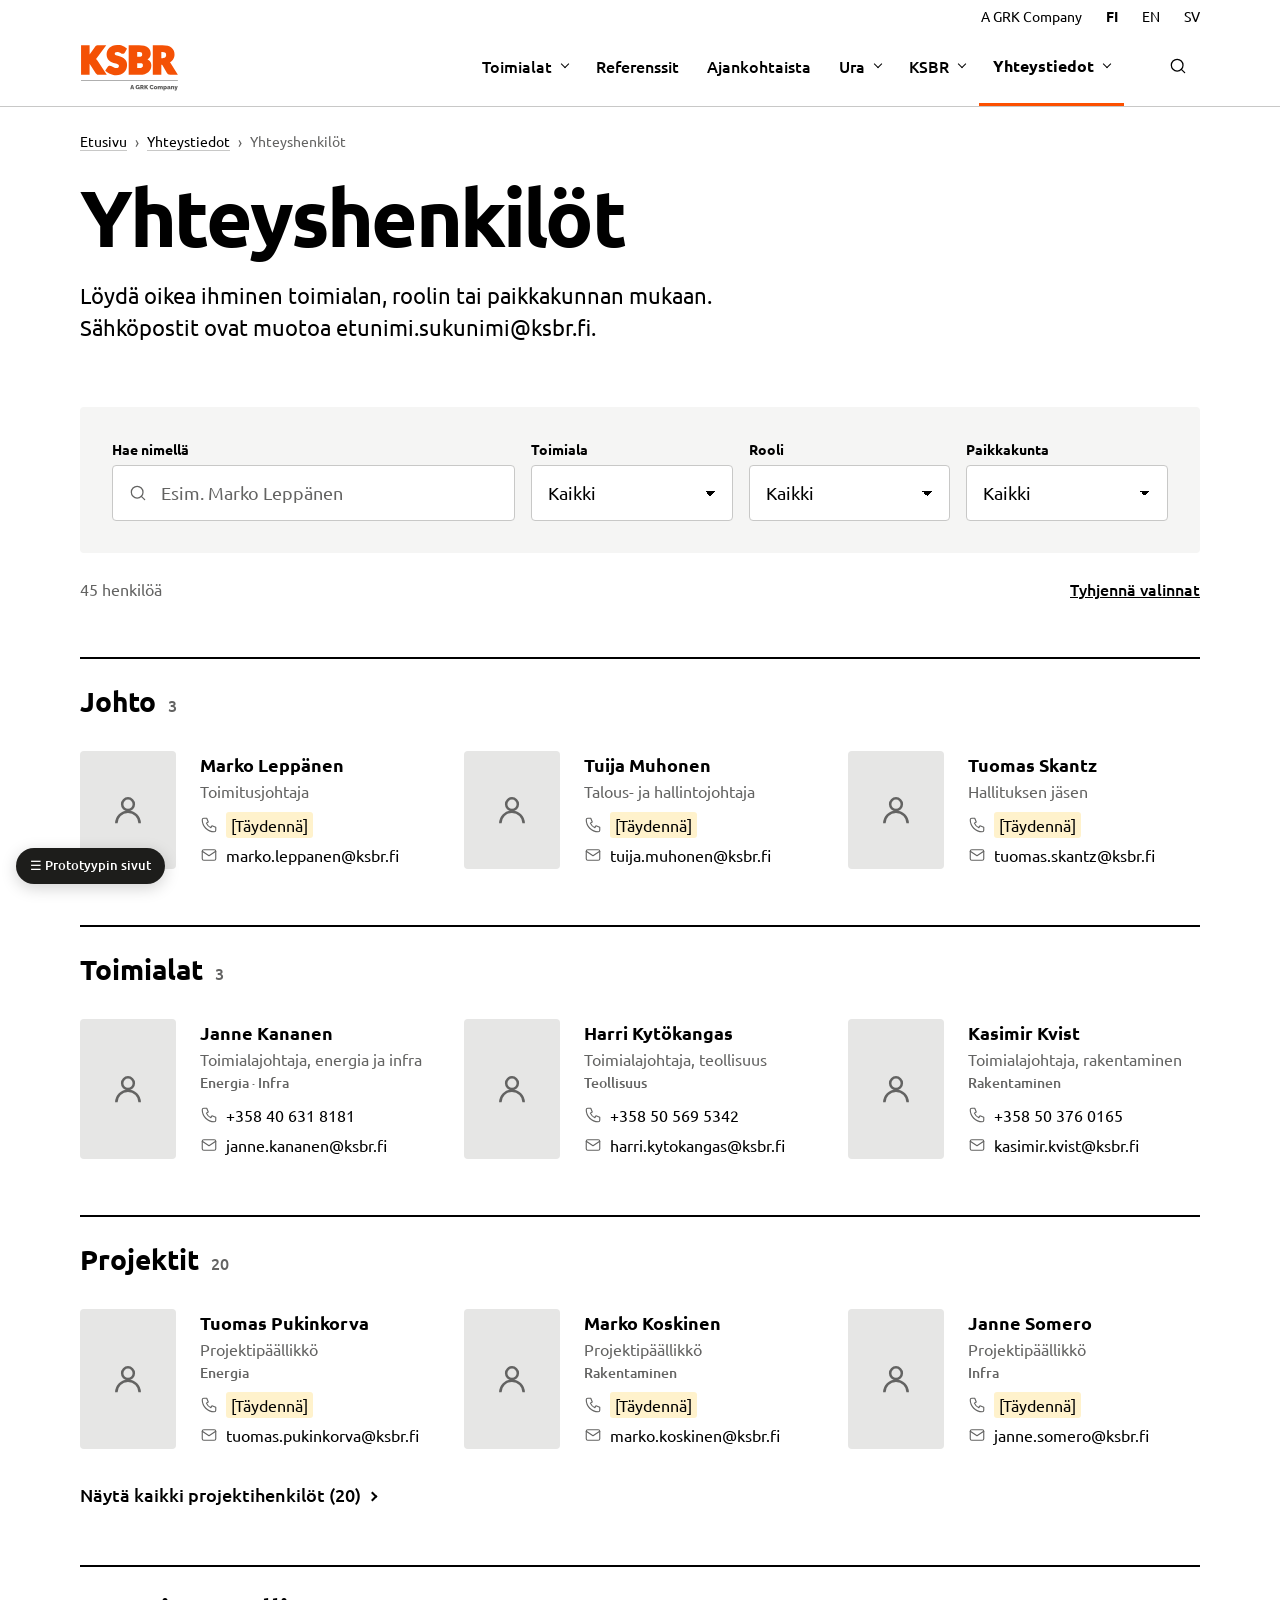
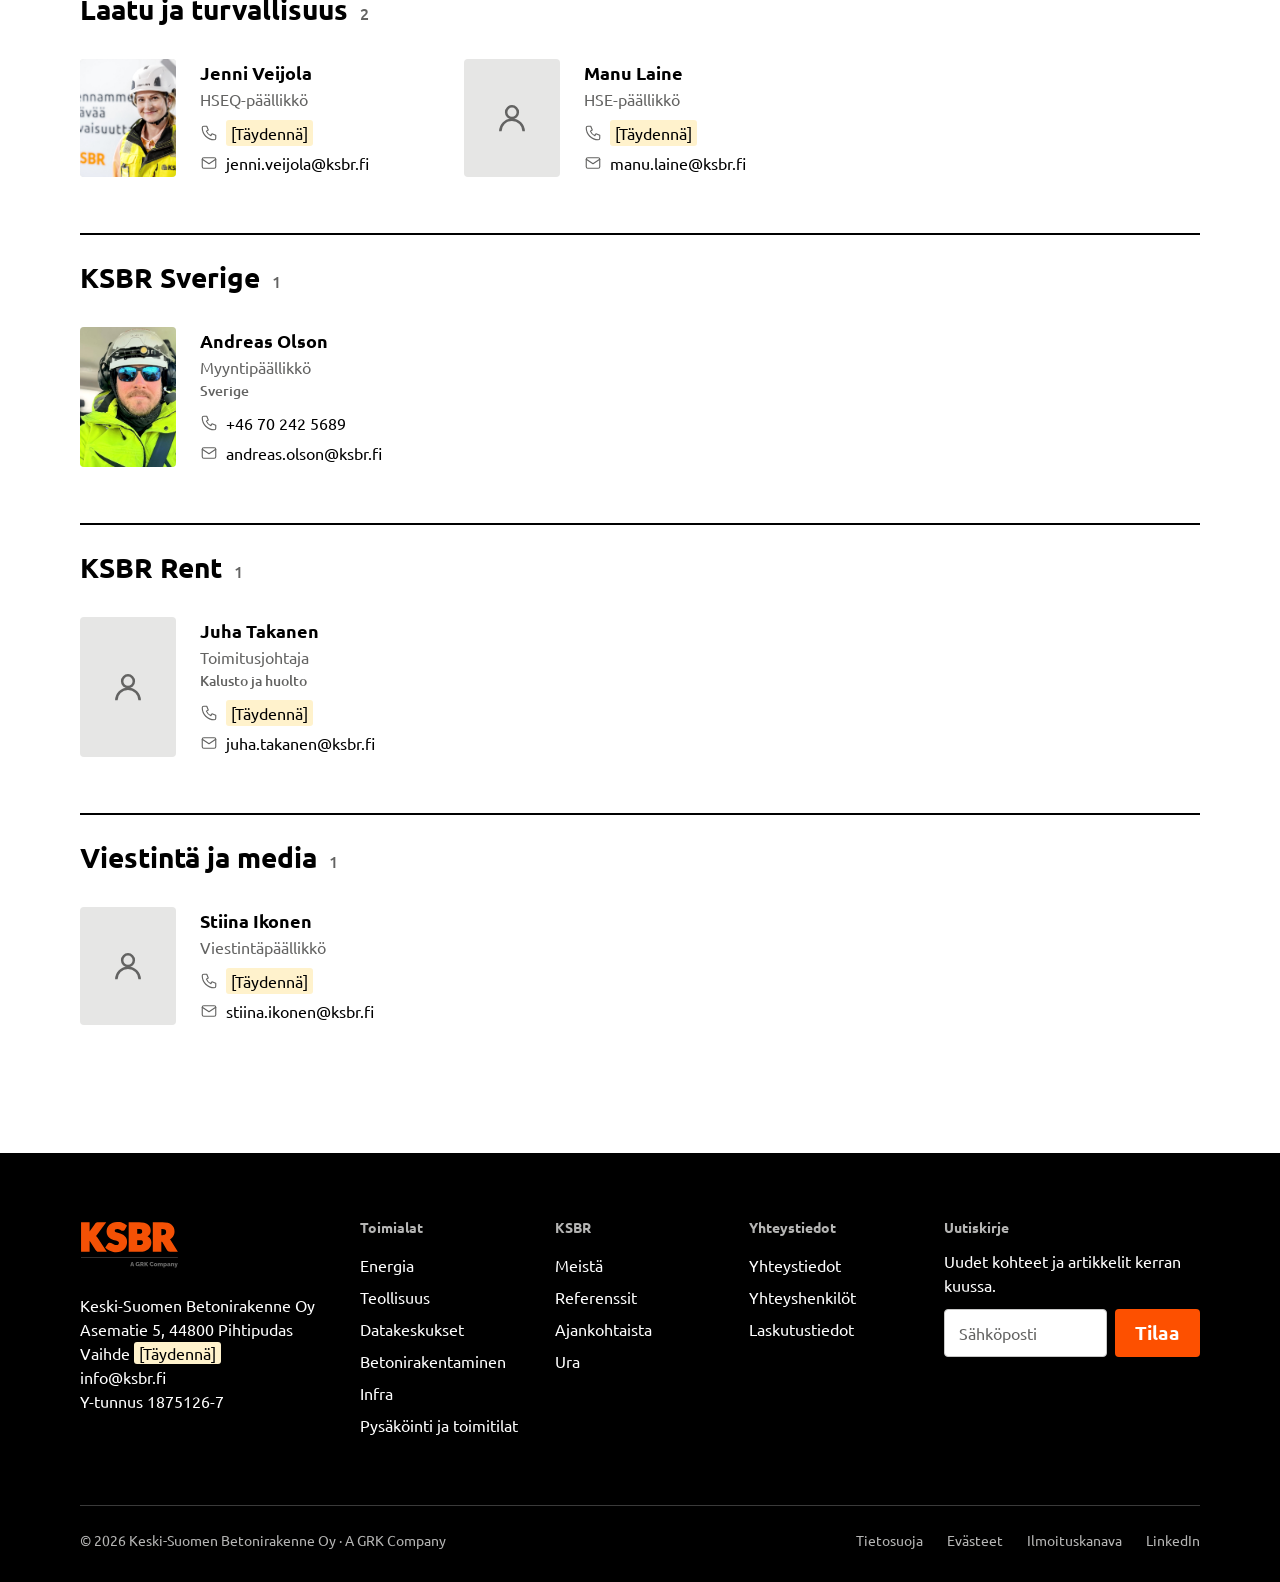
<file: yhteyshenkilot.html>
<!doctype html>
<html lang="fi">
<head>
<meta charset="utf-8">
<meta name="viewport" content="width=device-width, initial-scale=1">
<meta name="robots" content="noindex, nofollow">
<title>Yhteyshenkilöt · KSBR (prototyyppi)</title>

<link rel="stylesheet" href="css/tokens.css">
<link rel="stylesheet" href="css/bundle.css">
</head>
<body>


<link rel="stylesheet" href="https://fonts.googleapis.com/css2?family=Ubuntu:ital,wght@0,300;0,400;0,500;0,700;1,400&amp;display=swap">
<style>
body{margin:0;background:#fff}
a{color:#000000}a:hover{color:#fd5000}
.page-head{padding:24px 80px 64px;display:grid;gap:20px;max-width:880px}
.page-head .b-lead{margin:0}
.p-tag{margin:2px 0 0;font-size:14px;line-height:20px;font-weight:500;color:#636362}
.b-footer__top{grid-template-columns:3fr 2fr 2fr 2fr 3fr}
.filters{display:grid;grid-template-columns:2fr 1fr 1fr 1fr;gap:16px;align-items:end;padding:32px;background:#f5f5f4;border-radius:4px}
.filters .b-field{min-width:0}
.searchbox{position:relative}
.searchbox .b-ico{position:absolute;left:16px;top:50%;width:20px;height:20px;transform:translateY(-50%);color:#636362}
.searchbox .b-input{padding-left:48px}
.result-bar{display:flex;flex-wrap:wrap;align-items:center;justify-content:space-between;gap:12px;margin:24px 0 0;font-size:16px;line-height:24px;color:#636362}
.result-bar a{color:#000;font-weight:500}
.grp{padding-top:56px}
.grp__h{display:flex;align-items:baseline;gap:12px;margin:0 0 32px;padding-top:24px;border-top:2px solid #000;font-size:28px;line-height:36px;font-weight:700}
.grp__h span{font-size:16px;line-height:24px;font-weight:500;color:#636362}
.grid3{display:grid;grid-template-columns:repeat(3,minmax(0,1fr));gap:40px 32px}
.grp__more{margin:32px 0 0}
.empty{margin-top:72px;padding:24px 32px;background:#f5f5f4;border-radius:4px;font-size:16px;line-height:24px}
.empty b{display:block;margin-bottom:4px;font-size:18px;line-height:28px}
@media (max-width:900px){
.b-footer__top{grid-template-columns:1fr}
.page-head{padding:24px 20px 48px}
.filters,.grid3{grid-template-columns:1fr}
.filters{padding:20px}
}

/* ---- hi-fi ---- */
.hf img{filter:saturate(.9) contrast(1.05)}
.hf-sec{padding:128px 80px}
.hf-h2{margin:0;font:700 56px/60px var(--font-head);letter-spacing:-.025em;text-wrap:balance}
.hf-lead{margin:20px 0 0;max-width:62ch;font:400 20px/30px var(--font-sans);color:var(--ink-2)}
.hf-eyebrow{margin:0 0 16px;font:700 13px/20px var(--font-head);letter-spacing:.12em;text-transform:uppercase;color:var(--ink-2)}
.hf-hero{position:relative;min-height:820px;display:grid;align-content:end;color:#fff;overflow:hidden;background:#111}
.hf-hero>img{position:absolute;inset:0;width:100%;height:100%;object-fit:cover}
.hf-hero::after{content:"";position:absolute;inset:0;background:linear-gradient(180deg,rgba(0,0,0,.2) 0%,rgba(0,0,0,0) 28%,rgba(0,0,0,.78) 100%),linear-gradient(90deg,rgba(0,0,0,.72) 0%,rgba(0,0,0,.35) 45%,rgba(0,0,0,0) 70%)}
.hf-hero__text{position:relative;z-index:1;padding:0 80px 160px;max-width:1100px}
.hf-hero .hf-eyebrow{color:#fff;opacity:.85}
.hf-hero h1{margin:0;font:700 112px/108px var(--font-head);letter-spacing:-.04em}
.hf-hero h1 span{display:block;color:var(--accent)}
.hf-hero p.lead{margin:32px 0 0;max-width:46ch;font:400 22px/32px var(--font-sans);color:#e8e8e7}
.hf-hero .acts{display:flex;flex-wrap:wrap;align-items:center;gap:16px 32px;margin-top:40px}
.hf-hero .acts .b-link{color:#fff}
.hf-hero__note{position:absolute;z-index:1;right:80px;top:24px;font-size:12px;line-height:16px;color:rgba(255,255,255,.6)}
.hf-tasks{position:relative;z-index:2;display:grid;grid-template-columns:repeat(4,minmax(0,1fr));margin:-72px 80px 0;background:#fff;box-shadow:0 24px 48px -24px rgba(0,0,0,.35)}
.hf-task{display:grid;grid-template-columns:28px 1fr 12px;gap:16px;align-items:center;padding:28px;text-decoration:none;color:var(--ink)}
.hf-task+.hf-task{border-left:1px solid var(--surface)}
.hf-task .b-ico{width:24px;height:24px;color:var(--ink)}
.hf-task b{display:block;font:700 18px/24px var(--font-head)}
.hf-task small{display:block;font-size:14px;line-height:20px;color:var(--ink-2)}
.hf-task::after{content:"";width:8px;height:8px;border:solid var(--ink);border-width:2px 2px 0 0;transform:rotate(45deg)}
.hf-task:hover b{text-decoration:underline;text-underline-offset:4px}
.hf-ind{display:grid;grid-template-columns:repeat(5,minmax(0,1fr));gap:24px;margin-top:64px}
.hf-indcard{display:grid;grid-template-rows:auto auto auto 1fr auto;gap:12px;text-decoration:none;color:var(--ink)}
.hf-indcard .ph{position:relative;aspect-ratio:3/4;overflow:hidden;margin-bottom:12px}
.hf-indcard .ph img{position:absolute;inset:0;width:100%;height:100%;object-fit:cover}
.hf-oldico{width:64px;height:64px;margin:-4px 0 0 -6px;filter:none!important}
.hf-indcard h3{margin:0;font:700 24px/30px var(--font-head);letter-spacing:-.01em}
.hf-indcard p{margin:0;font-size:16px;line-height:24px;color:var(--ink-2)}
.hf-indcard .b-link{align-self:end;justify-self:start;font-size:16px}
.hf-indcard:hover h3{text-decoration:underline;text-underline-offset:5px;text-decoration-thickness:2px}
.hf-ico{width:44px;height:44px;fill:none;stroke:var(--ink);stroke-width:1.75;stroke-linecap:round;stroke-linejoin:round}
.hf-ico .a{stroke:var(--accent)}
.hf-indfoot{display:flex;gap:16px 40px;margin-top:48px;padding-top:24px;border-top:1px solid var(--line)}
.hf-band{position:relative;min-height:640px;display:grid;align-content:end;overflow:hidden;color:#fff}
.hf-band>img{position:absolute;inset:0;width:100%;height:100%;object-fit:cover}
.hf-band::after{content:"";position:absolute;inset:0;background:linear-gradient(0deg,rgba(0,0,0,.82) 0%,rgba(0,0,0,.35) 50%,rgba(0,0,0,0) 75%),linear-gradient(90deg,rgba(0,0,0,.5) 0%,rgba(0,0,0,0) 60%)}
.hf-band__text{position:relative;z-index:1;padding:0 80px 72px;max-width:900px}
.hf-band .hf-eyebrow{color:#fff;opacity:.85}
.hf-band h2{margin:0;font:700 48px/54px var(--font-head);letter-spacing:-.02em}
.hf-band .b-link{margin-top:24px;color:#fff;display:inline-block}
.hf-why{background:#000;color:#fff}
.hf-why .hf-h2{color:#fff}
.hf-why .hf-lead{color:var(--on-dark)}
.hf-nums{display:grid;grid-template-columns:repeat(3,minmax(0,1fr));gap:48px;margin-top:80px}
.hf-num b{display:block;font:700 144px/1 var(--font-head);letter-spacing:-.05em;color:var(--accent);font-variant-numeric:lining-nums tabular-nums}
.hf-num small{display:block;margin-top:16px;padding-bottom:28px;border-bottom:1px solid var(--on-dark-line);font:500 18px/26px var(--font-sans);color:var(--on-dark)}
.hf-num small em{font-style:normal;font-weight:700;color:#fff;margin-right:6px}
.hf-num h3{margin:28px 0 8px;font:700 24px/32px var(--font-head)}
.hf-num p{margin:0;font-size:16px;line-height:24px;color:var(--on-dark)}
.hf-certs{display:flex;flex-wrap:wrap;gap:12px 32px;margin-top:80px;padding-top:24px;border-top:1px solid var(--on-dark-line);font:700 14px/20px var(--font-sans)}
.hf-certs span:first-child{color:var(--on-dark-muted);letter-spacing:.1em;text-transform:uppercase}
.hf-cards{display:grid;grid-template-columns:repeat(3,minmax(0,1fr));gap:24px;margin-top:56px}
.hf-card{display:grid;gap:12px;align-content:start;text-decoration:none;color:var(--ink)}
.hf-card .ph{position:relative;aspect-ratio:4/3;overflow:hidden;margin-bottom:8px}
.hf-card .ph img{position:absolute;inset:0;width:100%;height:100%;object-fit:cover}
.hf-card .meta{margin:0;font-size:14px;line-height:20px;color:var(--ink-2)}
.hf-card h3{margin:0;font:700 24px/30px var(--font-head);letter-spacing:-.01em}
.hf-card p{margin:0;font-size:16px;line-height:24px;color:var(--ink-2)}
.hf-card:hover h3{text-decoration:underline;text-underline-offset:5px;text-decoration-thickness:2px}
.hf-headrow{display:flex;justify-content:space-between;align-items:end;gap:32px}
.hf-edge{display:grid;grid-template-columns:1fr 1fr;min-height:640px}
.hf-edge .ph{position:relative;overflow:hidden}
.hf-edge .ph img{position:absolute;inset:0;width:100%;height:100%;object-fit:cover}
.hf-edge .tx{display:grid;align-content:center;gap:0;padding:96px 80px}
.hf-edge--tint .tx{background:var(--tint)}
.hf-edge .acts{display:flex;flex-wrap:wrap;gap:16px 32px;margin-top:40px;align-items:center}
.hf-edge blockquote{margin:48px 0 0;padding-top:28px;border-top:1px solid var(--line);font:700 22px/32px var(--font-head)}
.hf-edge cite{display:block;margin-top:8px;font:400 16px/24px var(--font-sans);color:var(--ink-2)}
.hf-news{display:grid;grid-template-columns:repeat(3,minmax(0,1fr));gap:24px;margin-top:56px}
.hf-news a{display:grid;grid-template-rows:auto auto 1fr auto;gap:12px;text-decoration:none;color:var(--ink)}
.hf-news .ph{position:relative;aspect-ratio:16/10;overflow:hidden;margin-bottom:8px}
.hf-news .ph img{position:absolute;inset:0;width:100%;height:100%;object-fit:cover}
.hf-news time{font-size:14px;line-height:20px;color:var(--ink-2)}
.hf-news h3{margin:0;font:700 22px/30px var(--font-head)}
.hf-news .b-link{align-self:end;justify-self:start}
.hf-news a:hover h3{text-decoration:underline;text-underline-offset:4px}
.hf-letter{display:grid;grid-template-columns:5fr 7fr;gap:48px;align-items:center;margin-top:72px;padding:40px;background:#fff}
.hf-letter h3{margin:0;font:700 26px/32px var(--font-head)}
.hf-letter p{margin:6px 0 0;color:var(--ink-2)}
.hf-letter form{display:flex;gap:8px}.hf-letter .b-input{flex:1}
.hf-steps{display:grid;grid-template-columns:repeat(5,minmax(0,1fr));gap:20px;margin-top:64px;position:relative}
.hf-step{display:grid;grid-template-rows:auto auto auto 1fr auto;gap:10px;text-decoration:none;color:var(--ink)}
.hf-step .no{display:flex;align-items:center;gap:16px;font:700 56px/1 var(--font-head);letter-spacing:-.03em;color:var(--accent);font-variant-numeric:lining-nums tabular-nums}
.hf-step .no::after{content:"";flex:1;height:1px;background:var(--line)}
.hf-step:last-child .no::after{background:transparent}
.hf-step .ph{position:relative;aspect-ratio:3/4;overflow:hidden;margin:6px 0 10px}
.hf-step .ph img{position:absolute;inset:0;width:100%;height:100%;object-fit:cover}
.hf-step h3{margin:0;font:700 22px/28px var(--font-head)}
.hf-step p{margin:0;font-size:15px;line-height:22px;color:var(--ink-2)}
.hf-step .b-link{align-self:end;justify-self:start;font-size:15px}
.hf-step:hover h3{text-decoration:underline;text-underline-offset:4px}
.hf-herostats{position:relative;z-index:1;display:grid;grid-template-columns:repeat(3,minmax(0,1fr));margin:0 80px;border-top:1px solid rgba(255,255,255,.35)}
.hf-herostats div{padding:28px 0 40px}
.hf-herostats b{display:block;font:700 72px/1 var(--font-head);letter-spacing:-.04em;color:var(--accent)}
.hf-herostats small{display:block;margin-top:10px;font:500 16px/24px var(--font-sans);color:#e8e8e7}
.hf-herostats small em{font-style:normal;font-weight:700;color:#fff;margin-right:6px}
.hf-usp{display:grid;grid-template-columns:repeat(3,minmax(0,1fr));gap:48px;margin-top:64px}
.hf-usp div{padding-top:28px;border-top:1px solid var(--on-dark-line)}
.hf-usp h3{margin:0 0 12px;font:700 28px/34px var(--font-head);letter-spacing:-.01em;color:#fff}
.hf-usp p{margin:0;font-size:17px;line-height:26px;color:var(--on-dark)}
@media (max-width:900px){
.hf-sec{padding:72px 20px}.hf-h2{font-size:34px;line-height:40px}
.hf-hero{min-height:640px}.hf-hero__text{padding:0 20px 120px}.hf-hero h1{font-size:52px;line-height:50px}
.hf-tasks{grid-template-columns:1fr;margin:-48px 20px 0}.hf-task+.hf-task{border-left:0;border-top:1px solid var(--surface)}
.hf-ind,.hf-nums,.hf-cards,.hf-news,.hf-letter,.hf-edge,.hf-steps,.hf-usp,.hf-herostats{grid-template-columns:1fr}
.hf-ind{grid-template-columns:1fr 1fr}
.hf-num b{font-size:88px}.hf-edge .tx{padding:56px 20px}.hf-band__text{padding:0 20px 48px}.hf-band h2{font-size:30px;line-height:36px}
.hf-herostats{margin:0 20px}.hf-herostats b{font-size:48px}
}

/* ---- hi-fi: yleiset sivut ---- */
.hf .b-section{padding:128px 80px}
.hf .b-section--tight{padding-top:64px;padding-bottom:64px}
.hf .b-h1{font-size:80px;line-height:84px;letter-spacing:-.035em}
.hf .b-h2{font-size:56px;line-height:60px;letter-spacing:-.025em;text-wrap:balance}
.hf .b-head .b-body{font-size:20px;line-height:30px}
.hf .b-head{margin-bottom:56px}
.hf .b-lead{font-size:22px;line-height:32px}
.hf .b-why__num,.hf .why-num{font-size:120px;line-height:1;letter-spacing:-.05em;color:var(--accent)}
.hf .b-chain__no{font-size:56px;line-height:1;letter-spacing:-.03em;color:var(--accent)}
.hf .b-case h3{font-size:22px;line-height:28px}
.hf .b-case:hover h3,.hf .b-industry:hover h3{text-decoration:underline;text-underline-offset:5px;text-decoration-thickness:2px}
.hf-hero--page{min-height:760px}
.hf-hero--page .hf-hero__text{display:grid;gap:20px;padding-bottom:104px;max-width:1000px}
.hf-hero--page h1,.hf-hero--page .b-h1{margin:0;color:#fff;font:700 80px/84px var(--font-head);letter-spacing:-.035em;max-width:16ch;text-wrap:balance}
.hf-hero--page .b-lead{margin:0;color:#e8e8e7;max-width:48ch}
.hf-hero--page .b-eyebrow{color:#fff;opacity:.85}
.hf-hero--page a:not(.b-btn){color:#fff}
.hf-hero--page .tag{background:transparent;color:#fff;border-color:rgba(255,255,255,.55)}
.hf-hero--page .quick a{text-decoration-color:rgba(255,255,255,.5)}
.hf-hero--page .recruiter-mini{border-color:rgba(255,255,255,.3);color:#fff}
.hf-hero--page .recruiter-mini b{color:#d0d0cf}
.hf-hero--page .recruiter-mini .b-ico{color:#fff}
@media (max-width:900px){
.hf .b-section{padding:72px 20px}.hf .b-h2{font-size:34px;line-height:40px}.hf .b-h1{font-size:44px;line-height:48px}
.hf-hero--page{min-height:600px}.hf-hero--page h1,.hf-hero--page .b-h1{font-size:44px;line-height:48px}.hf-hero--page .hf-hero__text{padding:0 20px 72px}
.hf .b-why__num,.hf .why-num{font-size:72px}
}

/* ---- audit-korjaukset ---- */
.hf-skip{position:absolute;left:16px;top:-80px;z-index:100;padding:12px 16px;background:var(--ink);color:#fff;font:700 16px/24px var(--font-sans);text-decoration:none}
.hf-skip:focus{top:16px;color:#fff}
.hf :focus-visible{outline:3px solid var(--accent);outline-offset:3px}
.hf .b-btn:focus-visible{outline:3px solid var(--ink);outline-offset:2px;box-shadow:0 0 0 2px #fff}
.hf .b-footer h2.hf-fh{margin:0 0 12px;font-size:14px;line-height:20px;font-weight:700;color:var(--on-dark-muted)}
.hf .sr-only{position:absolute;width:1px;height:1px;overflow:hidden;clip:rect(0 0 0 0);white-space:nowrap}
.hf h3 .b-gap,.hf .b-person__name .b-gap{font-size:.75em;font-weight:500}
.hf .b-step::before{font-size:48px;line-height:1;letter-spacing:-.03em}
.hf-hero::after{background:linear-gradient(0deg,rgba(0,0,0,.52) 0%,rgba(0,0,0,0) 40%),linear-gradient(90deg,rgba(0,0,0,.68) 0%,rgba(0,0,0,.55) 38%,rgba(0,0,0,.16) 60%,rgba(0,0,0,0) 74%)}
.hf-hero .lead,.hf-hero--page .b-lead{max-width:40ch}
.hf-menu{display:none;align-items:center;gap:8px;min-height:44px;padding:0 12px;border:1px solid var(--line);border-radius:4px;background:#fff;font:700 15px/20px var(--font-sans);color:var(--ink)}
.hf-menu i{display:block;width:18px;height:2px;background:currentColor;box-shadow:0 6px 0 currentColor,0 -6px 0 currentColor}
.hf .hf-hero h1,.hf .hf-hero--page h1{hyphens:auto;overflow-wrap:anywhere}
@media (max-width:1200px){.hf-ind,.hf-steps{grid-template-columns:repeat(3,minmax(0,1fr))}}
@media (max-width:900px){
.hf .b-nav__menu,.hf .b-nav__util{display:none}.hf-menu{display:inline-flex;margin-left:auto}
.hf .hf-hero h1,.hf .hf-hero--page h1{font-size:clamp(34px,9vw,52px);line-height:1.08}
.hf-ind,.hf-steps{grid-template-columns:1fr 1fr}
}

/* ---- audit-kierros-3 ---- */
.hf .hf-hero h1,.hf .hf-hero--page h1{hyphens:manual;overflow-wrap:normal}
.hf-hero--page h1,.hf-hero--page .b-h1{max-width:20ch}
.hf-hero--page .b-lead{font:400 20px/30px var(--font-sans);max-width:44ch}
.hf-hero--tv h1{font-size:clamp(34px,5vw,64px)!important;line-height:1.06!important;max-width:16ch}
.hf-hero>img{object-position:var(--pos,center)}
.b-nav__menu.is-open{display:grid!important;position:absolute;left:0;right:0;top:100%;z-index:50;gap:0;padding:8px 20px 24px;background:#fff;box-shadow:0 24px 32px -24px rgba(0,0,0,.4)}
.b-nav__menu.is-open .b-nav__item{padding:16px 0;border-bottom:1px solid var(--surface);font-size:18px}
.hf .b-nav__bar{position:relative}
@media (max-width:900px){
.hf-hero::after{background:linear-gradient(0deg,rgba(0,0,0,.74) 0%,rgba(0,0,0,.6) 50%,rgba(0,0,0,.24) 85%,rgba(0,0,0,.1) 100%)}
.hf-hero>img{object-position:70% 20%}
}
@media (max-width:600px){.hf .hf-hero h1,.hf .hf-hero--page h1{overflow-wrap:anywhere}}

/* ---- audit-kierros-4 ---- */
@media (max-width:600px){.hf-ind>:last-child:nth-child(odd){grid-column:1/-1}}
.hf .b-link{white-space:nowrap}
.hf-indfoot{flex-wrap:wrap}
.b-nav__menu .hf-langs{display:none}
.b-nav__menu.is-open .hf-langs{display:flex;gap:20px;align-items:center;padding:20px 0 4px;font-size:15px}
.b-nav__menu.is-open .hf-langs a{min-height:44px;display:inline-flex;align-items:center;text-decoration:none;color:var(--ink)}
.b-nav__menu.is-open .hf-langs a[aria-current]{font-weight:700;text-decoration:underline;text-underline-offset:4px}
.b-nav__menu.is-open .hf-langs .grk{margin-left:auto;color:var(--ink-2)}
body.menu-open{overflow:hidden}
@media (max-width:600px){
.hf-headrow{flex-direction:column;align-items:flex-start;gap:16px}
.hf-hero--tv .hf-hero__text{padding-top:56px}
.hf-herostats{grid-template-columns:repeat(3,minmax(0,1fr))!important;margin:0 20px;gap:12px}
.hf-herostats div{padding:20px 0 28px}
.hf-herostats b{font-size:34px}
.hf-herostats small{font-size:13px;line-height:18px}
.hf-steps{grid-template-columns:1fr!important}
.hf-step .ph{aspect-ratio:16/9}
.hf .b-media:not(:has(img)){aspect-ratio:16/9;min-height:0}
}
</style>

<div class="b-root hf" style="width: 100%;">
<a class="hf-skip" href="#sisalto">Siirry sisältöön</a>

<header class="b-nav">
  <div class="b-nav__util"><a href="https://grk.fi">A GRK Company</a><a href="#" data-proto-missing aria-current="true">FI</a><a href="#" data-proto-missing>EN</a><a href="#" data-proto-missing>SV</a></div>
  <div class="b-nav__bar">
    <img fetchpriority="high" class="b-nav__logo" src="img/ksbr-logo.svg" alt="KSBR – A GRK Company">
    <nav class="b-nav__menu" id="paavalikko" aria-label="Päävalikko">
      <a class="b-nav__item b-nav__item--menu" href="index.html#toimialat">Toimialat</a>
      <a class="b-nav__item" href="referenssit.html">Referenssit</a>
      <a class="b-nav__item" href="#" data-proto-missing>Ajankohtaista</a>
      <a class="b-nav__item b-nav__item--menu" href="ura.html">Ura</a>
      <a class="b-nav__item b-nav__item--menu" href="index.html">KSBR</a>
      <a class="b-nav__item b-nav__item--menu" href="yhteystiedot.html" aria-current="page">Yhteystiedot</a>
      <div class="hf-langs"><a href="#" data-proto-missing aria-current="page" lang="fi">FI</a><a href="#" data-proto-missing hreflang="en" lang="en">EN</a><a href="#" data-proto-missing hreflang="sv" lang="sv">SV</a><a class="grk" href="https://grk.fi">A GRK Company</a></div>
    </nav>
    <button class="hf-menu" type="button" aria-expanded="false" aria-controls="paavalikko"><i aria-hidden="true"></i>Valikko</button>
    <a class="b-nav__search" href="index.html" aria-label="Haku"><svg class="b-ico" viewBox="0 0 24 24" aria-hidden="true"><circle cx="11" cy="11" r="7"></circle><path d="m20 20-4-4"></path></svg></a>
  </div>
</header>
<ol class="b-crumbs"><li><a href="index.html">Etusivu</a></li><li><a href="yhteystiedot.html">Yhteystiedot</a></li><li aria-current="page">Yhteyshenkilöt</li></ol>
<main id="sisalto">

<header class="page-head">
  <h1 class="b-h1">Yhteyshenkilöt</h1>
  <p class="b-lead">Löydä oikea ihminen toimialan, roolin tai paikkakunnan mukaan. Sähköpostit ovat muotoa etunimi.sukunimi@ksbr.fi.</p>
</header>

<section class="b-section" style="padding-top: 0;"><div class="b-inner">
  <form class="filters" role="search">
    <div class="b-field"><label for="yh-haku">Hae nimellä</label><div class="searchbox"><svg class="b-ico" viewBox="0 0 24 24" aria-hidden="true"><circle cx="11" cy="11" r="7"></circle><path d="m20 20-4-4"></path></svg><input class="b-input" id="yh-haku" type="search" placeholder="Esim. Marko Leppänen"></div></div>
    <div class="b-field"><label for="yh-toimiala">Toimiala</label><select class="b-select" id="yh-toimiala"><option>Kaikki</option><option>Energia</option><option>Teollisuus</option><option>Infra</option><option>Rakentaminen</option><option>Datakeskukset</option></select></div>
    <div class="b-field"><label for="yh-rooli">Rooli</label><select class="b-select" id="yh-rooli"><option>Kaikki</option><option>Johto</option><option>Myynti ja tarjoukset</option><option>Projektit</option><option>HSEQ</option><option>Talous ja HR</option><option>Viestintä</option></select></div>
    <div class="b-field"><label for="yh-paikka">Paikkakunta</label><select class="b-select" id="yh-paikka"><option>Kaikki</option><option>Pihtipudas</option><option>Oulu</option><option>Vantaa</option><option>Lappeenranta</option><option>Nivala</option><option>Ruotsi</option></select></div>
  </form>
  <p class="result-bar"><span>45 henkilöä</span><a href="#" data-proto-missing>Tyhjennä valinnat</a></p>
  <section class="grp" aria-labelledby="g-johto"><h2 class="grp__h" id="g-johto">Johto <span>3</span></h2><div class="grid3"><div class="b-person" id="marko-leppanen"><div class="b-person__img" aria-hidden="true"><svg viewBox="0 0 24 24"><circle cx="12" cy="8.5" r="3.5"></circle><path d="M5 20a7 7 0 0 1 14 0"></path></svg></div><div><p class="b-person__name">Marko Leppänen</p><p class="b-person__role">Toimitusjohtaja</p><p class="b-person__ch"><a href="#" data-proto-missing><svg class="b-ico" viewBox="0 0 24 24" aria-hidden="true"><path d="M5 3h4l2 5-2.5 1.5a11 11 0 0 0 6 6L16 13l5 2v4a2 2 0 0 1-2 2A16 16 0 0 1 3 5a2 2 0 0 1 2-2"></path></svg><mark class="b-gap">[Täydennä]</mark></a><a href="mailto:marko.leppanen@ksbr.fi"><svg class="b-ico" viewBox="0 0 24 24" aria-hidden="true"><rect x="3" y="5" width="18" height="14" rx="2"></rect><path d="m3 7 9 6 9-6"></path></svg>marko.leppanen@ksbr.fi</a></p></div></div><div class="b-person" id="tuija-muhonen"><div class="b-person__img" aria-hidden="true"><svg viewBox="0 0 24 24"><circle cx="12" cy="8.5" r="3.5"></circle><path d="M5 20a7 7 0 0 1 14 0"></path></svg></div><div><p class="b-person__name">Tuija Muhonen</p><p class="b-person__role">Talous- ja hallintojohtaja</p><p class="b-person__ch"><a href="#" data-proto-missing><svg class="b-ico" viewBox="0 0 24 24" aria-hidden="true"><path d="M5 3h4l2 5-2.5 1.5a11 11 0 0 0 6 6L16 13l5 2v4a2 2 0 0 1-2 2A16 16 0 0 1 3 5a2 2 0 0 1 2-2"></path></svg><mark class="b-gap">[Täydennä]</mark></a><a href="mailto:tuija.muhonen@ksbr.fi"><svg class="b-ico" viewBox="0 0 24 24" aria-hidden="true"><rect x="3" y="5" width="18" height="14" rx="2"></rect><path d="m3 7 9 6 9-6"></path></svg>tuija.muhonen@ksbr.fi</a></p></div></div><div class="b-person" id="tuomas-skantz"><div class="b-person__img" aria-hidden="true"><svg viewBox="0 0 24 24"><circle cx="12" cy="8.5" r="3.5"></circle><path d="M5 20a7 7 0 0 1 14 0"></path></svg></div><div><p class="b-person__name">Tuomas Skantz</p><p class="b-person__role">Hallituksen jäsen</p><p class="b-person__ch"><a href="#" data-proto-missing><svg class="b-ico" viewBox="0 0 24 24" aria-hidden="true"><path d="M5 3h4l2 5-2.5 1.5a11 11 0 0 0 6 6L16 13l5 2v4a2 2 0 0 1-2 2A16 16 0 0 1 3 5a2 2 0 0 1 2-2"></path></svg><mark class="b-gap">[Täydennä]</mark></a><a href="mailto:tuomas.skantz@ksbr.fi"><svg class="b-ico" viewBox="0 0 24 24" aria-hidden="true"><rect x="3" y="5" width="18" height="14" rx="2"></rect><path d="m3 7 9 6 9-6"></path></svg>tuomas.skantz@ksbr.fi</a></p></div></div></div></section><section class="grp" aria-labelledby="g-toimialat"><h2 class="grp__h" id="g-toimialat">Toimialat <span>3</span></h2><div class="grid3"><div class="b-person" id="janne-kananen"><div class="b-person__img" aria-hidden="true"><svg viewBox="0 0 24 24"><circle cx="12" cy="8.5" r="3.5"></circle><path d="M5 20a7 7 0 0 1 14 0"></path></svg></div><div><p class="b-person__name">Janne Kananen</p><p class="b-person__role">Toimialajohtaja, energia ja infra</p><p class="p-tag">Energia · Infra</p><p class="b-person__ch"><a href="tel:+358406318181"><svg class="b-ico" viewBox="0 0 24 24" aria-hidden="true"><path d="M5 3h4l2 5-2.5 1.5a11 11 0 0 0 6 6L16 13l5 2v4a2 2 0 0 1-2 2A16 16 0 0 1 3 5a2 2 0 0 1 2-2"></path></svg>+358 40 631 8181</a><a href="mailto:janne.kananen@ksbr.fi"><svg class="b-ico" viewBox="0 0 24 24" aria-hidden="true"><rect x="3" y="5" width="18" height="14" rx="2"></rect><path d="m3 7 9 6 9-6"></path></svg>janne.kananen@ksbr.fi</a></p></div></div><div class="b-person" id="harri-kytokangas"><div class="b-person__img" aria-hidden="true"><svg viewBox="0 0 24 24"><circle cx="12" cy="8.5" r="3.5"></circle><path d="M5 20a7 7 0 0 1 14 0"></path></svg></div><div><p class="b-person__name">Harri Kytökangas</p><p class="b-person__role">Toimialajohtaja, teollisuus</p><p class="p-tag">Teollisuus</p><p class="b-person__ch"><a href="tel:+358505695342"><svg class="b-ico" viewBox="0 0 24 24" aria-hidden="true"><path d="M5 3h4l2 5-2.5 1.5a11 11 0 0 0 6 6L16 13l5 2v4a2 2 0 0 1-2 2A16 16 0 0 1 3 5a2 2 0 0 1 2-2"></path></svg>+358 50 569 5342</a><a href="mailto:harri.kytokangas@ksbr.fi"><svg class="b-ico" viewBox="0 0 24 24" aria-hidden="true"><rect x="3" y="5" width="18" height="14" rx="2"></rect><path d="m3 7 9 6 9-6"></path></svg>harri.kytokangas@ksbr.fi</a></p></div></div><div class="b-person" id="kasimir-kvist"><div class="b-person__img" aria-hidden="true"><svg viewBox="0 0 24 24"><circle cx="12" cy="8.5" r="3.5"></circle><path d="M5 20a7 7 0 0 1 14 0"></path></svg></div><div><p class="b-person__name">Kasimir Kvist</p><p class="b-person__role">Toimialajohtaja, rakentaminen</p><p class="p-tag">Rakentaminen</p><p class="b-person__ch"><a href="tel:+358503760165"><svg class="b-ico" viewBox="0 0 24 24" aria-hidden="true"><path d="M5 3h4l2 5-2.5 1.5a11 11 0 0 0 6 6L16 13l5 2v4a2 2 0 0 1-2 2A16 16 0 0 1 3 5a2 2 0 0 1 2-2"></path></svg>+358 50 376 0165</a><a href="mailto:kasimir.kvist@ksbr.fi"><svg class="b-ico" viewBox="0 0 24 24" aria-hidden="true"><rect x="3" y="5" width="18" height="14" rx="2"></rect><path d="m3 7 9 6 9-6"></path></svg>kasimir.kvist@ksbr.fi</a></p></div></div></div></section><section class="grp" aria-labelledby="g-projektit"><h2 class="grp__h" id="g-projektit">Projektit <span>20</span></h2><div class="grid3"><div class="b-person" id="tuomas-pukinkorva"><div class="b-person__img" aria-hidden="true"><svg viewBox="0 0 24 24"><circle cx="12" cy="8.5" r="3.5"></circle><path d="M5 20a7 7 0 0 1 14 0"></path></svg></div><div><p class="b-person__name">Tuomas Pukinkorva</p><p class="b-person__role">Projektipäällikkö</p><p class="p-tag">Energia</p><p class="b-person__ch"><a href="#" data-proto-missing><svg class="b-ico" viewBox="0 0 24 24" aria-hidden="true"><path d="M5 3h4l2 5-2.5 1.5a11 11 0 0 0 6 6L16 13l5 2v4a2 2 0 0 1-2 2A16 16 0 0 1 3 5a2 2 0 0 1 2-2"></path></svg><mark class="b-gap">[Täydennä]</mark></a><a href="mailto:tuomas.pukinkorva@ksbr.fi"><svg class="b-ico" viewBox="0 0 24 24" aria-hidden="true"><rect x="3" y="5" width="18" height="14" rx="2"></rect><path d="m3 7 9 6 9-6"></path></svg>tuomas.pukinkorva@ksbr.fi</a></p></div></div><div class="b-person" id="marko-koskinen"><div class="b-person__img" aria-hidden="true"><svg viewBox="0 0 24 24"><circle cx="12" cy="8.5" r="3.5"></circle><path d="M5 20a7 7 0 0 1 14 0"></path></svg></div><div><p class="b-person__name">Marko Koskinen</p><p class="b-person__role">Projektipäällikkö</p><p class="p-tag">Rakentaminen</p><p class="b-person__ch"><a href="#" data-proto-missing><svg class="b-ico" viewBox="0 0 24 24" aria-hidden="true"><path d="M5 3h4l2 5-2.5 1.5a11 11 0 0 0 6 6L16 13l5 2v4a2 2 0 0 1-2 2A16 16 0 0 1 3 5a2 2 0 0 1 2-2"></path></svg><mark class="b-gap">[Täydennä]</mark></a><a href="mailto:marko.koskinen@ksbr.fi"><svg class="b-ico" viewBox="0 0 24 24" aria-hidden="true"><rect x="3" y="5" width="18" height="14" rx="2"></rect><path d="m3 7 9 6 9-6"></path></svg>marko.koskinen@ksbr.fi</a></p></div></div><div class="b-person" id="janne-somero"><div class="b-person__img" aria-hidden="true"><svg viewBox="0 0 24 24"><circle cx="12" cy="8.5" r="3.5"></circle><path d="M5 20a7 7 0 0 1 14 0"></path></svg></div><div><p class="b-person__name">Janne Somero</p><p class="b-person__role">Projektipäällikkö</p><p class="p-tag">Infra</p><p class="b-person__ch"><a href="#" data-proto-missing><svg class="b-ico" viewBox="0 0 24 24" aria-hidden="true"><path d="M5 3h4l2 5-2.5 1.5a11 11 0 0 0 6 6L16 13l5 2v4a2 2 0 0 1-2 2A16 16 0 0 1 3 5a2 2 0 0 1 2-2"></path></svg><mark class="b-gap">[Täydennä]</mark></a><a href="mailto:janne.somero@ksbr.fi"><svg class="b-ico" viewBox="0 0 24 24" aria-hidden="true"><rect x="3" y="5" width="18" height="14" rx="2"></rect><path d="m3 7 9 6 9-6"></path></svg>janne.somero@ksbr.fi</a></p></div></div></div><p class="grp__more"><a class="b-link" href="yhteyshenkilot.html">Näytä kaikki projektihenkilöt (20)</a></p></section><section class="grp" aria-labelledby="g-laatu-ja-turvallisuus"><h2 class="grp__h" id="g-laatu-ja-turvallisuus">Laatu ja turvallisuus <span>2</span></h2><div class="grid3"><div class="b-person" id="jenni-veijola"><div class="b-person__img" aria-hidden="true"><img loading="lazy" decoding="async" src="img/Verkkoon-Jenni-Veijola-KSBR-2026-Anu-Leppanen-7356.jpg" alt=""></div><div><p class="b-person__name">Jenni Veijola</p><p class="b-person__role">HSEQ-päällikkö</p><p class="b-person__ch"><a href="#" data-proto-missing><svg class="b-ico" viewBox="0 0 24 24" aria-hidden="true"><path d="M5 3h4l2 5-2.5 1.5a11 11 0 0 0 6 6L16 13l5 2v4a2 2 0 0 1-2 2A16 16 0 0 1 3 5a2 2 0 0 1 2-2"></path></svg><mark class="b-gap">[Täydennä]</mark></a><a href="mailto:jenni.veijola@ksbr.fi"><svg class="b-ico" viewBox="0 0 24 24" aria-hidden="true"><rect x="3" y="5" width="18" height="14" rx="2"></rect><path d="m3 7 9 6 9-6"></path></svg>jenni.veijola@ksbr.fi</a></p></div></div><div class="b-person" id="manu-laine"><div class="b-person__img" aria-hidden="true"><svg viewBox="0 0 24 24"><circle cx="12" cy="8.5" r="3.5"></circle><path d="M5 20a7 7 0 0 1 14 0"></path></svg></div><div><p class="b-person__name">Manu Laine</p><p class="b-person__role">HSE-päällikkö</p><p class="b-person__ch"><a href="#" data-proto-missing><svg class="b-ico" viewBox="0 0 24 24" aria-hidden="true"><path d="M5 3h4l2 5-2.5 1.5a11 11 0 0 0 6 6L16 13l5 2v4a2 2 0 0 1-2 2A16 16 0 0 1 3 5a2 2 0 0 1 2-2"></path></svg><mark class="b-gap">[Täydennä]</mark></a><a href="mailto:manu.laine@ksbr.fi"><svg class="b-ico" viewBox="0 0 24 24" aria-hidden="true"><rect x="3" y="5" width="18" height="14" rx="2"></rect><path d="m3 7 9 6 9-6"></path></svg>manu.laine@ksbr.fi</a></p></div></div></div></section><section class="grp" aria-labelledby="g-ksbr-sverige"><h2 class="grp__h" id="g-ksbr-sverige">KSBR Sverige <span>1</span></h2><div class="grid3"><div class="b-person" id="andreas-olson"><div class="b-person__img" aria-hidden="true"><img loading="lazy" decoding="async" src="img/Andreas-Olson-autokuva-vaaka.jpg" alt=""></div><div><p class="b-person__name">Andreas Olson</p><p class="b-person__role">Myyntipäällikkö</p><p class="p-tag">Sverige</p><p class="b-person__ch"><a href="tel:+46702425689"><svg class="b-ico" viewBox="0 0 24 24" aria-hidden="true"><path d="M5 3h4l2 5-2.5 1.5a11 11 0 0 0 6 6L16 13l5 2v4a2 2 0 0 1-2 2A16 16 0 0 1 3 5a2 2 0 0 1 2-2"></path></svg>+46 70 242 5689</a><a href="mailto:andreas.olson@ksbr.fi"><svg class="b-ico" viewBox="0 0 24 24" aria-hidden="true"><rect x="3" y="5" width="18" height="14" rx="2"></rect><path d="m3 7 9 6 9-6"></path></svg>andreas.olson@ksbr.fi</a></p></div></div></div></section><section class="grp" aria-labelledby="g-ksbr-rent"><h2 class="grp__h" id="g-ksbr-rent">KSBR Rent <span>1</span></h2><div class="grid3"><div class="b-person" id="juha-takanen"><div class="b-person__img" aria-hidden="true"><svg viewBox="0 0 24 24"><circle cx="12" cy="8.5" r="3.5"></circle><path d="M5 20a7 7 0 0 1 14 0"></path></svg></div><div><p class="b-person__name">Juha Takanen</p><p class="b-person__role">Toimitusjohtaja</p><p class="p-tag">Kalusto ja huolto</p><p class="b-person__ch"><a href="#" data-proto-missing><svg class="b-ico" viewBox="0 0 24 24" aria-hidden="true"><path d="M5 3h4l2 5-2.5 1.5a11 11 0 0 0 6 6L16 13l5 2v4a2 2 0 0 1-2 2A16 16 0 0 1 3 5a2 2 0 0 1 2-2"></path></svg><mark class="b-gap">[Täydennä]</mark></a><a href="mailto:juha.takanen@ksbr.fi"><svg class="b-ico" viewBox="0 0 24 24" aria-hidden="true"><rect x="3" y="5" width="18" height="14" rx="2"></rect><path d="m3 7 9 6 9-6"></path></svg>juha.takanen@ksbr.fi</a></p></div></div></div></section><section class="grp" aria-labelledby="g-viestinta-ja-media"><h2 class="grp__h" id="g-viestinta-ja-media">Viestintä ja media <span>1</span></h2><div class="grid3"><div class="b-person" id="stiina-ikonen"><div class="b-person__img" aria-hidden="true"><svg viewBox="0 0 24 24"><circle cx="12" cy="8.5" r="3.5"></circle><path d="M5 20a7 7 0 0 1 14 0"></path></svg></div><div><p class="b-person__name">Stiina Ikonen</p><p class="b-person__role">Viestintäpäällikkö</p><p class="b-person__ch"><a href="#" data-proto-missing><svg class="b-ico" viewBox="0 0 24 24" aria-hidden="true"><path d="M5 3h4l2 5-2.5 1.5a11 11 0 0 0 6 6L16 13l5 2v4a2 2 0 0 1-2 2A16 16 0 0 1 3 5a2 2 0 0 1 2-2"></path></svg><mark class="b-gap">[Täydennä]</mark></a><a href="mailto:stiina.ikonen@ksbr.fi"><svg class="b-ico" viewBox="0 0 24 24" aria-hidden="true"><rect x="3" y="5" width="18" height="14" rx="2"></rect><path d="m3 7 9 6 9-6"></path></svg>stiina.ikonen@ksbr.fi</a></p></div></div></div></section>
</div></section>

</main>

<footer class="b-footer"><div class="b-footer__top">
  <div><img loading="lazy" decoding="async" class="b-footer__logo" src="img/ksbr-logo.svg" alt="KSBR – A GRK Company"><address class="b-footer__addr">Keski-Suomen Betonirakenne Oy<br>Asematie 5, 44800 Pihtipudas<br>Vaihde <mark class="b-gap">[Täydennä]</mark><br><a href="mailto:info@ksbr.fi" style="color: #ffffff;">info@ksbr.fi</a><br>Y-tunnus 1875126-7</address></div>
  <div><h2 class="hf-fh">Toimialat</h2><ul><li><a href="tuulivoima.html" style="color: #ffffff;">Energia</a></li><li><a href="teollisuus.html" style="color: #ffffff;">Teollisuus</a></li><li><a href="#" data-proto-missing style="color: #ffffff;">Datakeskukset</a></li><li><a href="betonirakentaminen.html" style="color: #ffffff;">Betonirakentaminen</a></li><li><a href="#" data-proto-missing style="color: #ffffff;">Infra</a></li><li><a href="#" data-proto-missing style="color: #ffffff;">Pysäköinti ja toimitilat</a></li></ul></div>
  <div><h2 class="hf-fh">KSBR</h2><ul><li><a href="meista.html" style="color: #ffffff;">Meistä</a></li><li><a href="referenssit.html" style="color: #ffffff;">Referenssit</a></li><li><a href="#" data-proto-missing style="color: #ffffff;">Ajankohtaista</a></li><li><a href="ura.html" style="color: #ffffff;">Ura</a></li></ul></div>
  <div><h2 class="hf-fh">Yhteystiedot</h2><ul><li><a href="yhteystiedot.html" style="color: #ffffff;">Yhteystiedot</a></li><li><a href="yhteyshenkilot.html" style="color: #ffffff;">Yhteyshenkilöt</a></li><li><a href="yhteystiedot.html" style="color: #ffffff;">Laskutustiedot</a></li></ul></div>
  <div><h2 class="hf-fh">Uutiskirje</h2><p style="font-size: 16px; line-height: 24px;">Uudet kohteet ja artikkelit kerran kuussa.</p><form class="b-footer__news"><input class="b-input" type="email" placeholder="Sähköposti" aria-label="Sähköposti"><button class="b-btn" type="button">Tilaa</button></form></div>
</div><div class="b-footer__bottom"><span>© 2026 Keski-Suomen Betonirakenne Oy · A GRK Company</span><nav><a href="#" data-proto-missing style="color: #b5b5b4;">Tietosuoja</a><a href="#" data-proto-missing style="color: #b5b5b4;">Evästeet</a><a href="#" data-proto-missing style="color: #b5b5b4;">Ilmoituskanava</a><a href="#" data-proto-missing style="color: #b5b5b4;">LinkedIn</a></nav></div></footer>

<script>(function(){var b=document.querySelector('.hf-menu'),m=document.getElementById('paavalikko');if(!b||!m)return;function set(o){b.setAttribute('aria-expanded',String(o));m.classList.toggle('is-open',o);document.body.classList.toggle('menu-open',o);var mn=document.querySelector('main'),ft=document.querySelector('footer');if(mn)mn.inert=o;if(ft)ft.inert=o;if(o){var f=m.querySelector('a');f&&f.focus()}else b.focus()}b.onclick=function(e){e.stopPropagation();set(b.getAttribute('aria-expanded')!=='true')};document.addEventListener('keydown',function(e){if(e.key==='Escape'&&m.classList.contains('is-open'))set(false)});document.addEventListener('click',function(e){if(m.classList.contains('is-open')&&!m.contains(e.target))set(false)})})();</script>
</div>



<style>
.pt-bar{position:fixed;left:16px;bottom:16px;z-index:9999;font:500 13px/1.2 Ubuntu,system-ui,sans-serif}
.pt-bar>button{display:flex;align-items:center;gap:8px;padding:10px 14px;border:0;border-radius:999px;background:#1d1d1b;color:#fff;cursor:pointer;box-shadow:0 4px 16px rgba(0,0,0,.18);font:inherit}
.pt-bar>button:focus-visible{outline:3px solid #fd5000;outline-offset:2px}
.pt-bar ul{display:none;position:absolute;left:0;bottom:48px;margin:0;padding:8px;list-style:none;min-width:240px;background:#fff;border:1px solid #e6e6e5;border-radius:8px;box-shadow:0 8px 32px rgba(0,0,0,.14)}
.pt-bar.open ul{display:block}
.pt-bar li a{display:block;padding:8px 12px;border-radius:4px;color:#1d1d1b;text-decoration:none}
.pt-bar li a:hover,.pt-bar li a[aria-current]{background:#fdf5ee;color:#000}
.pt-toast{position:fixed;left:50%;bottom:24px;transform:translate(-50%,16px);opacity:0;z-index:9999;padding:12px 18px;border-radius:8px;background:#1d1d1b;color:#fff;font:500 14px/1.3 Ubuntu,system-ui,sans-serif;transition:opacity .2s,transform .3s cubic-bezier(.22,1,.36,1);pointer-events:none}
.pt-toast.on{opacity:1;transform:translate(-50%,0)}
@media print{.pt-bar,.pt-toast{display:none}}
</style>
<nav class="pt-bar" aria-label="Prototyypin sivut"><button type="button" aria-expanded="false">☰ Prototyypin sivut</button><ul><li><a href="index.html">Etusivu</a></li><li><a href="tuulivoima.html">Tuulivoima</a></li><li><a href="teollisuus.html">Teollisuus</a></li><li><a href="betonirakentaminen.html">Betonirakentaminen</a></li><li><a href="referenssit.html">Referenssit</a></li><li><a href="referenssi-lestijarvi.html">Referenssi: Lestijärvi</a></li><li><a href="suunnitteluyhteistyo.html">Suunnitteluyhteistyö</a></li><li><a href="toteutusmallit.html">Toteutusmallit</a></li><li><a href="laatu.html">Laatu ja turvallisuus</a></li><li><a href="meista.html">Meistä</a></li><li><a href="ura.html">Ura</a></li><li><a href="yhteystiedot.html">Yhteystiedot</a></li><li><a href="yhteyshenkilot.html" aria-current=page>Yhteyshenkilöt</a></li><li><a href="tarjouspyynto.html">Tarjouspyyntö</a></li><li><a href="artikkeli-talvibetonointi.html">Artikkeli: Talvibetonointi</a></li></ul></nav>
<div class="pt-toast" role="status" aria-live="polite"></div>
<script>
(()=>{const bar=document.querySelector('.pt-bar'),btn=bar.querySelector('button'),toast=document.querySelector('.pt-toast');let t;
btn.addEventListener('click',()=>{const o=bar.classList.toggle('open');btn.setAttribute('aria-expanded',o)});
document.addEventListener('click',e=>{if(!bar.contains(e.target)){bar.classList.remove('open');btn.setAttribute('aria-expanded','false')}
const a=e.target.closest('a[data-proto-missing]');if(a){e.preventDefault();toast.textContent='Tämä sivu ei ole mukana prototyypissä';toast.classList.add('on');clearTimeout(t);t=setTimeout(()=>toast.classList.remove('on'),2200)}});
document.addEventListener('submit',e=>{e.preventDefault();toast.textContent='Prototyyppi: lomaketta ei lähetetä';toast.classList.add('on');clearTimeout(t);t=setTimeout(()=>toast.classList.remove('on'),2200)});
document.addEventListener('keydown',e=>{if(e.key==='Escape'){bar.classList.remove('open');btn.setAttribute('aria-expanded','false')}});})();
</script>
</body>
</html>
</file>
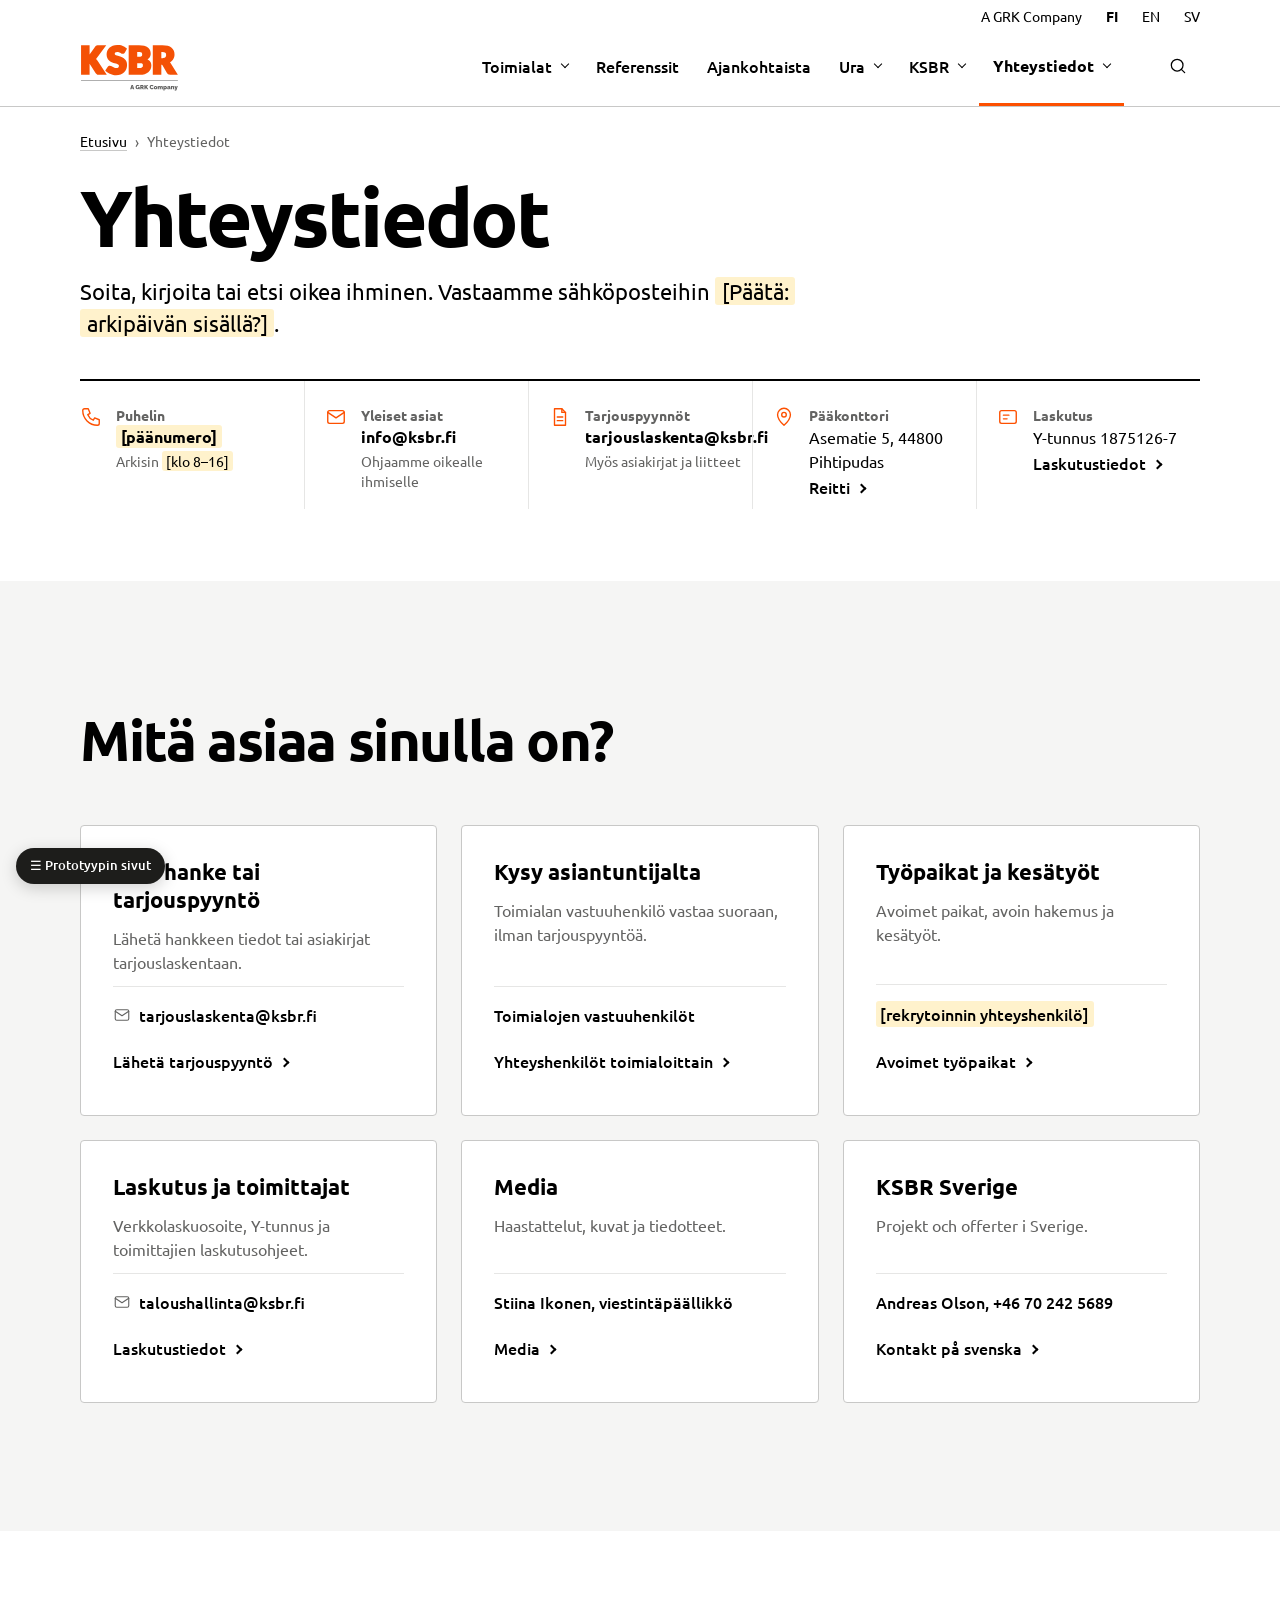
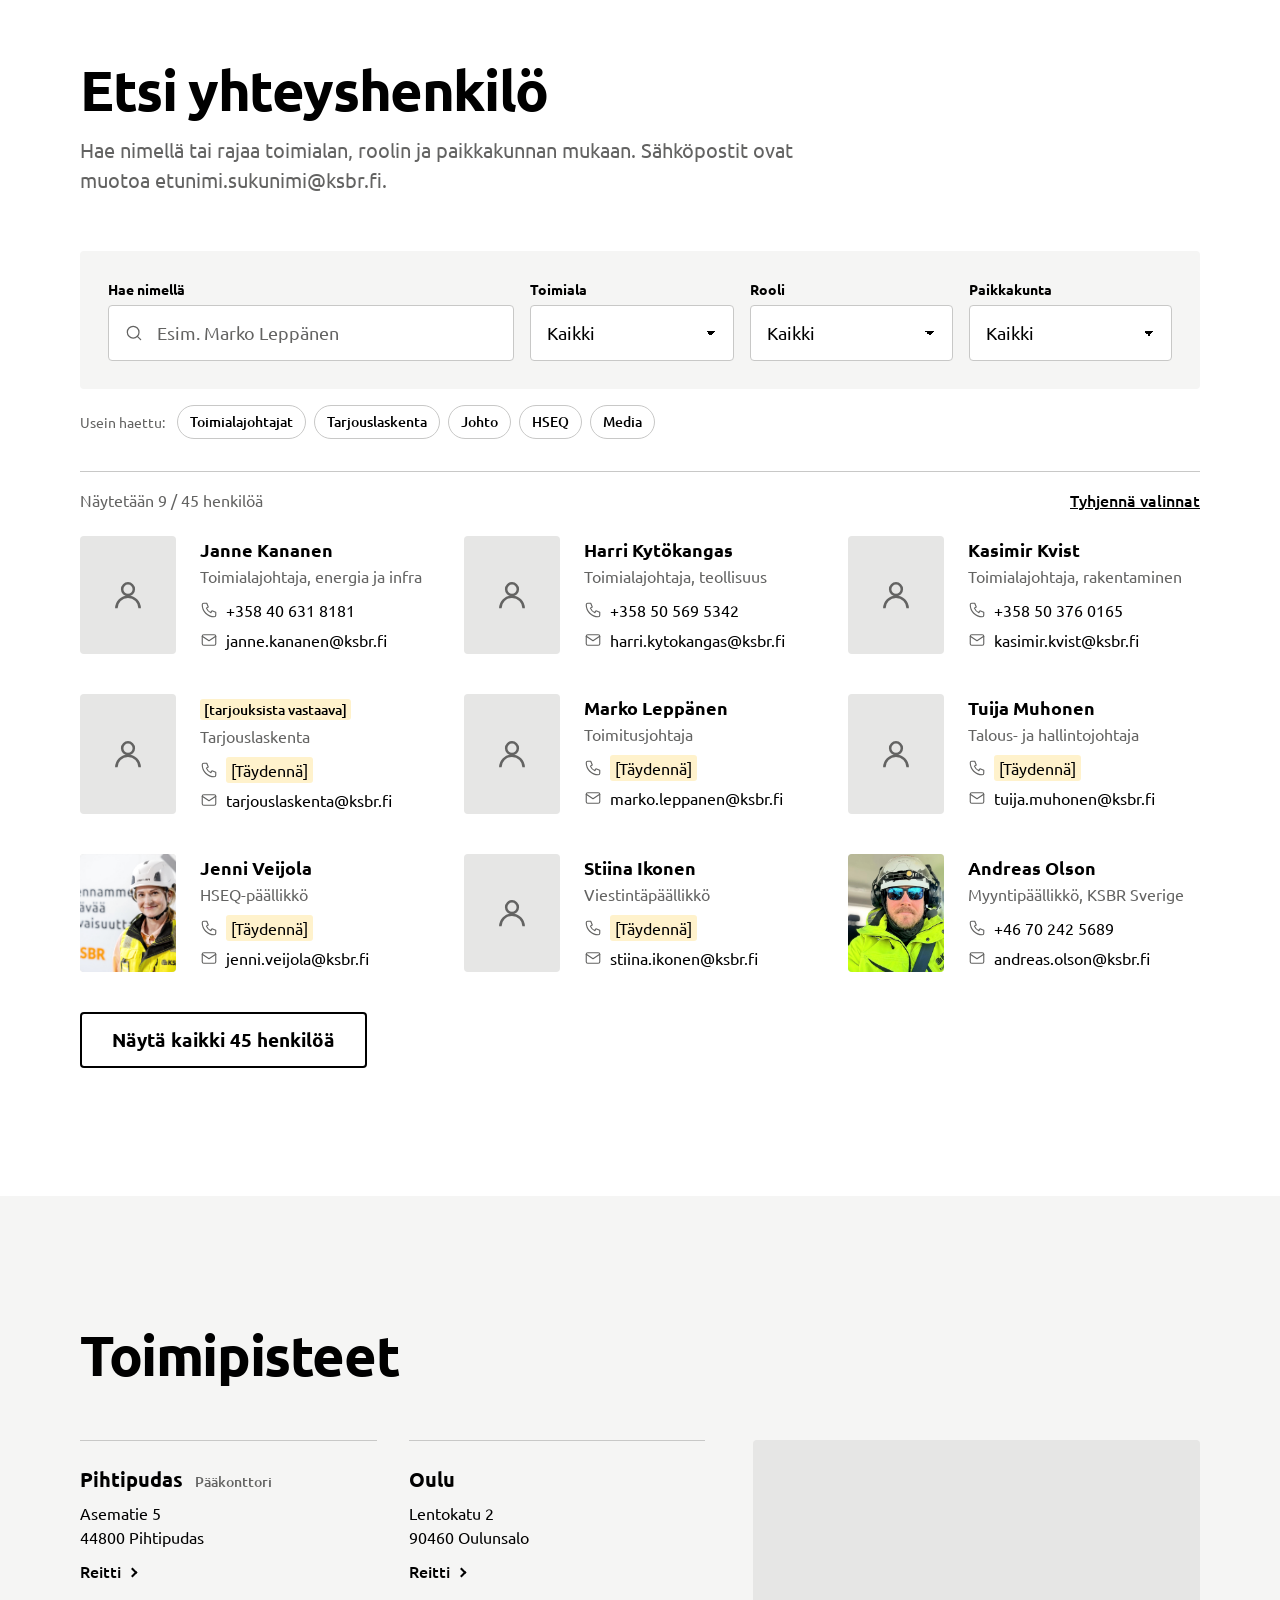
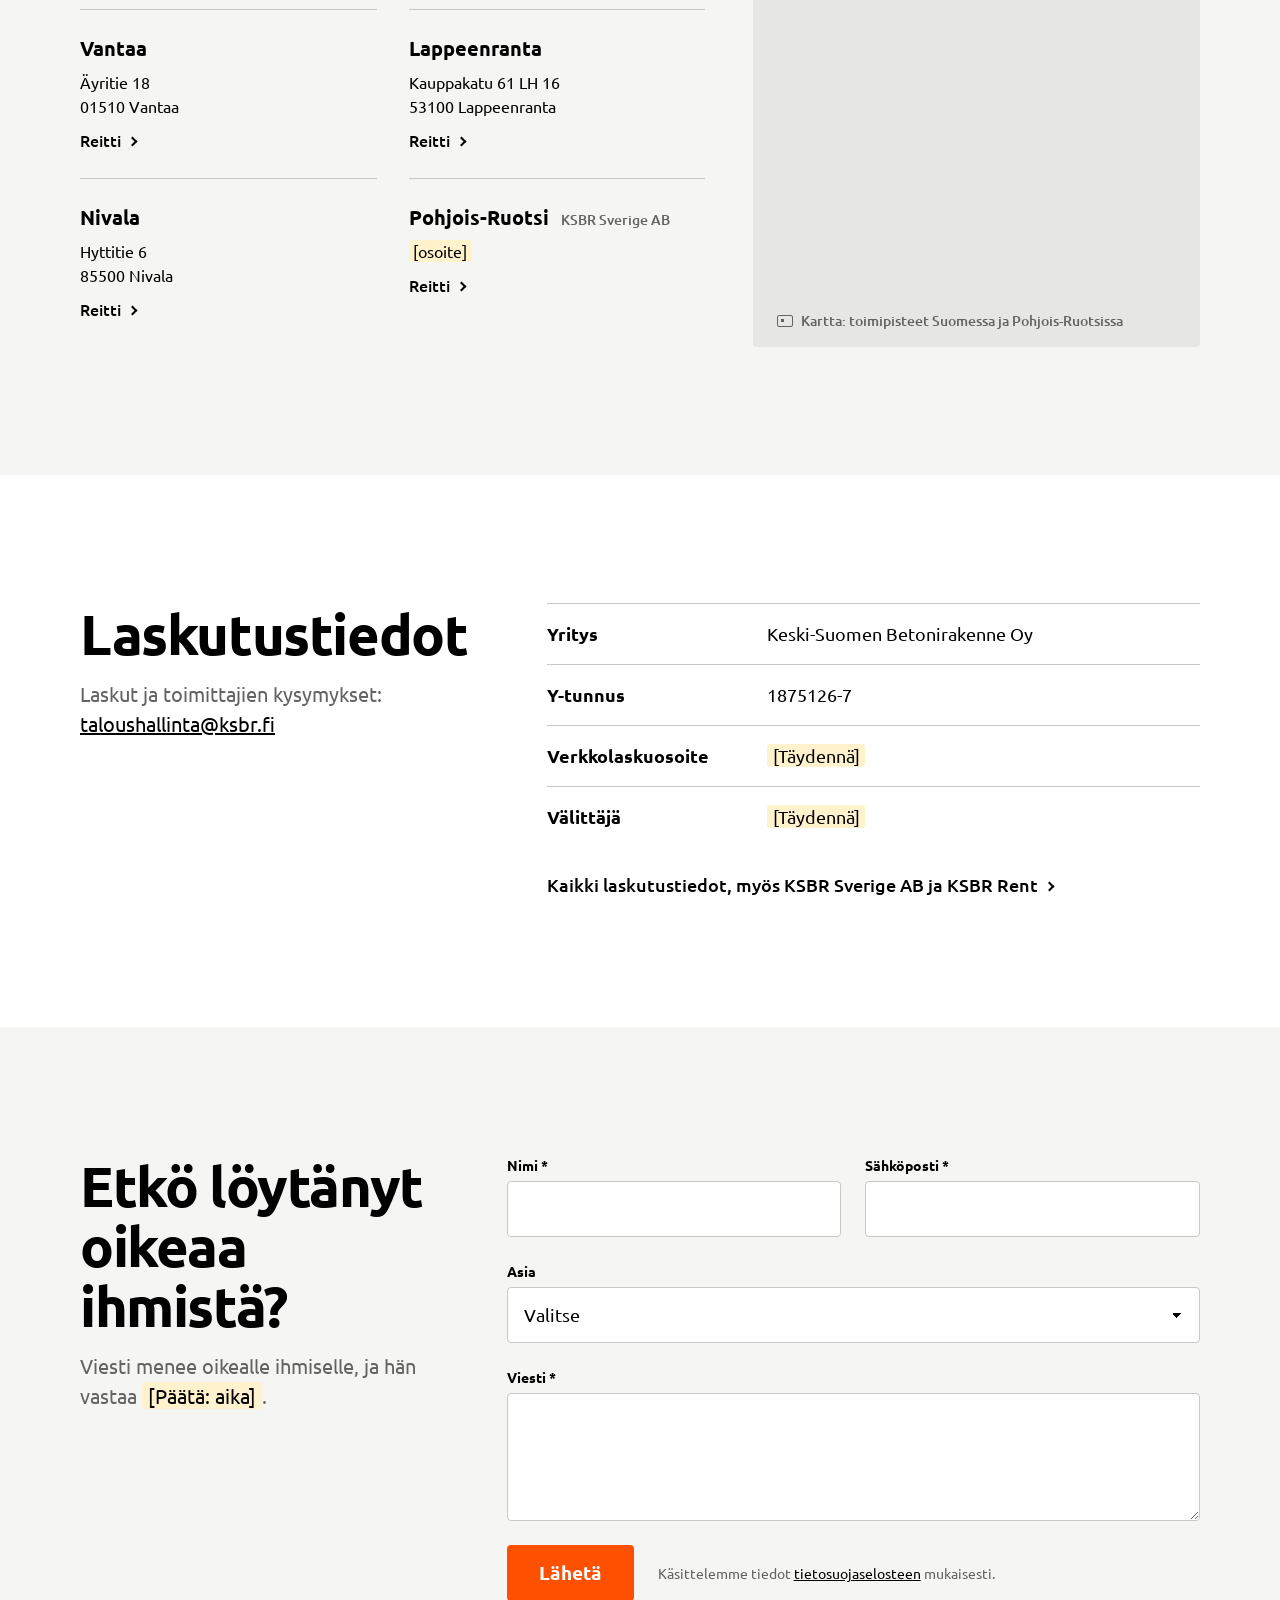
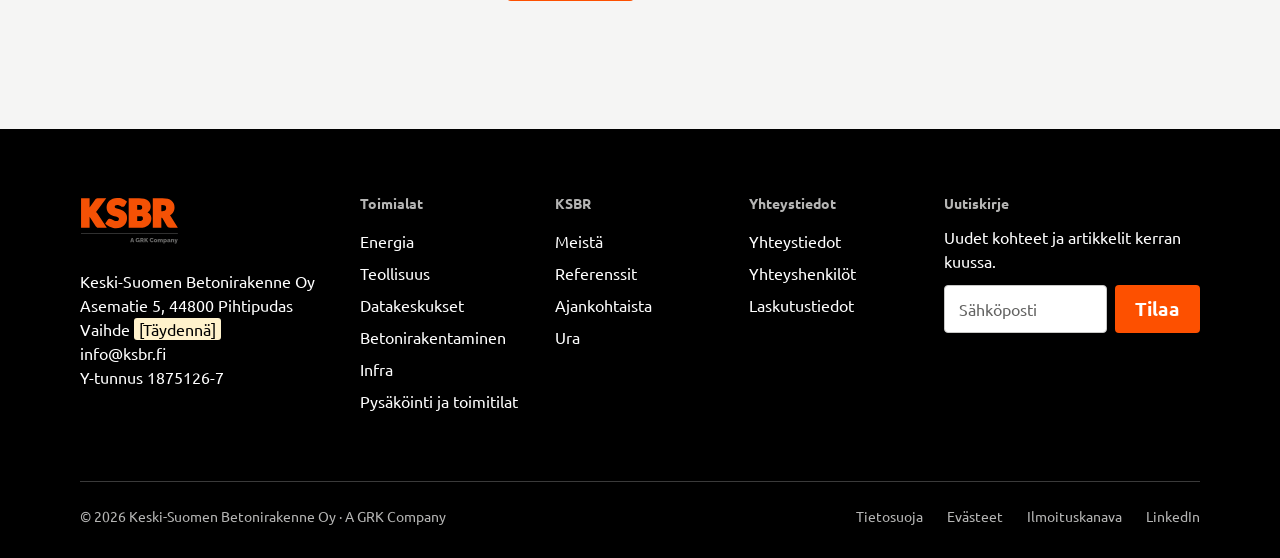
<file: yhteystiedot.html>
<!doctype html>
<html lang="fi">
<head>
<meta charset="utf-8">
<meta name="viewport" content="width=device-width, initial-scale=1">
<meta name="robots" content="noindex, nofollow">
<title>Yhteystiedot · KSBR (prototyyppi)</title>

<link rel="stylesheet" href="css/tokens.css">
<link rel="stylesheet" href="css/bundle.css">
</head>
<body>


<link rel="stylesheet" href="https://fonts.googleapis.com/css2?family=Ubuntu:ital,wght@0,300;0,400;0,500;0,700;1,400&amp;display=swap">
<style>
body{margin:0;background:#fff}
a{color:#000000}a:hover{color:#fd5000}
.b-hero{align-items:start}
.yt-hero{display:grid;gap:40px;padding:24px 80px 72px}
.yt-hero__text{display:grid;gap:16px;max-width:820px}
.yt-hero__text .b-lead{margin:0}
.keyfacts{display:grid;grid-template-columns:repeat(5,minmax(0,1fr));border-top:2px solid #000}
.kf{display:grid;grid-template-columns:24px 1fr;gap:12px;align-items:start;padding:24px 20px 8px 0}
.kf+.kf{padding-left:20px;border-left:1px solid #e6e6e5}
.kf .b-ico{width:22px;height:22px;margin-top:1px;color:#fd5000}
.kf b{display:block;font-size:14px;line-height:20px;color:#636362}
.kf a:not(.b-link){display:block;font-size:16px;line-height:24px;font-weight:700;text-decoration:none;white-space:nowrap}
.kf span{display:block;font-size:16px;line-height:24px}
.kf small{display:block;margin-top:2px;font-size:14px;line-height:20px;color:#636362}
.filters{display:grid;grid-template-columns:2fr 1fr 1fr 1fr;gap:16px;align-items:end;padding:28px;background:#f5f5f4;border-radius:4px}
.filters .b-field{min-width:0}
.searchbox{position:relative}
.searchbox .b-ico{position:absolute;left:16px;top:50%;width:20px;height:20px;transform:translateY(-50%);color:#636362}
.searchbox .b-input{padding-left:48px}
.chips{display:flex;flex-wrap:wrap;align-items:center;gap:8px;margin-top:16px;font-size:14px;line-height:20px}
.chips span{color:#636362;margin-right:4px}
.chips a{padding:6px 12px;border:1px solid #c8c8c7;border-radius:999px;text-decoration:none;font-weight:500}
.chips a:hover{border-color:#000}
.result-bar{display:flex;justify-content:space-between;gap:12px;margin:32px 0 24px;padding-top:16px;border-top:1px solid #c8c8c7;font-size:16px;line-height:24px;color:#636362}
.result-bar a{color:#000;font-weight:500}
.people3{display:grid;grid-template-columns:repeat(3,minmax(0,1fr));gap:40px 32px}
.more{margin-top:40px}
.facts{display:grid;gap:0;padding:8px 32px;background:#f5f5f4;border-radius:4px}
.facts__row{display:grid;grid-template-columns:24px 1fr;gap:16px;align-items:start;padding:20px 0;border-bottom:1px solid #e6e6e5;font-size:18px;line-height:28px}
.facts__row:last-child{border-bottom:0}
.facts__row .b-ico{width:22px;height:22px;margin-top:3px;color:#fd5000}
.facts__row b{display:block;font-size:14px;line-height:20px;color:#636362;font-weight:700}
.facts__row a{font-weight:700;text-decoration:none}
.find{display:grid;gap:12px;margin-top:16px;padding:24px;border:1px solid #c8c8c7;border-radius:4px}
.find label{font-size:16px;line-height:24px;font-weight:700}
.find__row{display:flex;gap:8px}
.find__row .b-input{flex:1}
.topics{display:grid;grid-template-columns:repeat(3,minmax(0,1fr));gap:24px}
.topic{display:grid;grid-template-rows:auto 1fr auto auto;gap:12px;padding:32px;background:#fff;border:1px solid #c8c8c7;border-radius:4px}
.topic h3{margin:0;font-size:22px;line-height:28px;font-weight:700}
.topic p{margin:0;font-size:16px;line-height:24px;color:#636362}
.topic .topic__ch{display:inline-flex;align-items:center;gap:8px;padding-top:16px;border-top:1px solid #e6e6e5;font-size:16px;line-height:24px;font-weight:500;color:#000;text-decoration:none}
.topic .topic__ch .b-ico{width:18px;height:18px;color:#636362}
.offer{display:grid;grid-template-columns:5fr 7fr;gap:80px;align-items:center}
.offer__card{display:grid;gap:24px;padding:40px;background:#fdf5ee;border-radius:4px}
.offer__card .b-person__img{background:#fff}
.people{display:grid;grid-template-columns:repeat(2,minmax(0,1fr));gap:40px 48px;max-width:960px}
.offices{display:grid;grid-template-columns:7fr 5fr;gap:48px;align-items:stretch}
.offices .b-media{aspect-ratio:auto;height:100%;min-height:320px}
.office-list{display:grid;grid-template-columns:repeat(2,minmax(0,1fr));gap:0 32px}
.office{padding:24px 0;border-top:1px solid #c8c8c7}
.office h3{display:flex;flex-wrap:wrap;align-items:baseline;gap:4px 12px;margin:0 0 8px;font-size:20px;line-height:28px;font-weight:700}
.office__tag{font-size:14px;line-height:20px;font-weight:500;color:#636362}
.office p{margin:0 0 8px;font-size:16px;line-height:24px}
.billing{display:grid;grid-template-columns:4fr 8fr;gap:80px;align-items:start}
.billing dl{display:grid;grid-template-columns:220px 1fr;margin:0;font-size:18px;line-height:28px}
.billing dt,.billing dd{margin:0;padding:16px 0;border-top:1px solid #c8c8c7}
.billing dt{font-weight:700}
.footer-news{display:flex;gap:8px;margin-top:12px}
.footer-news .b-input{min-height:48px;padding:10px 14px;font-size:16px}
.footer-news .b-btn{min-height:48px;padding:0 20px}
.b-footer__top{grid-template-columns:3fr 2fr 2fr 2fr 3fr}
@media (max-width:900px){
.b-hero{grid-template-columns:1fr;gap:32px;padding:24px 20px 56px}
.topics,.offer,.people,.people3,.keyfacts,.filters,.offices,.office-list,.billing,.b-lightform--flush,.b-form,.b-footer__top{grid-template-columns:1fr;gap:24px}
.billing dl{grid-template-columns:1fr}.billing dd{border-top:0;padding-top:0}
.find__row{flex-direction:column}
.yt-hero{padding:24px 20px 48px}.kf+.kf{padding-left:0;border-left:0;border-top:1px solid #e6e6e5}
.facts{padding:8px 20px}
.b-strip{grid-template-columns:1fr;padding:32px 24px}
.b-footer{padding:48px 20px 24px}
}

/* ---- hi-fi ---- */
.hf img{filter:saturate(.9) contrast(1.05)}
.hf-sec{padding:128px 80px}
.hf-h2{margin:0;font:700 56px/60px var(--font-head);letter-spacing:-.025em;text-wrap:balance}
.hf-lead{margin:20px 0 0;max-width:62ch;font:400 20px/30px var(--font-sans);color:var(--ink-2)}
.hf-eyebrow{margin:0 0 16px;font:700 13px/20px var(--font-head);letter-spacing:.12em;text-transform:uppercase;color:var(--ink-2)}
.hf-hero{position:relative;min-height:820px;display:grid;align-content:end;color:#fff;overflow:hidden;background:#111}
.hf-hero>img{position:absolute;inset:0;width:100%;height:100%;object-fit:cover}
.hf-hero::after{content:"";position:absolute;inset:0;background:linear-gradient(180deg,rgba(0,0,0,.2) 0%,rgba(0,0,0,0) 28%,rgba(0,0,0,.78) 100%),linear-gradient(90deg,rgba(0,0,0,.72) 0%,rgba(0,0,0,.35) 45%,rgba(0,0,0,0) 70%)}
.hf-hero__text{position:relative;z-index:1;padding:0 80px 160px;max-width:1100px}
.hf-hero .hf-eyebrow{color:#fff;opacity:.85}
.hf-hero h1{margin:0;font:700 112px/108px var(--font-head);letter-spacing:-.04em}
.hf-hero h1 span{display:block;color:var(--accent)}
.hf-hero p.lead{margin:32px 0 0;max-width:46ch;font:400 22px/32px var(--font-sans);color:#e8e8e7}
.hf-hero .acts{display:flex;flex-wrap:wrap;align-items:center;gap:16px 32px;margin-top:40px}
.hf-hero .acts .b-link{color:#fff}
.hf-hero__note{position:absolute;z-index:1;right:80px;top:24px;font-size:12px;line-height:16px;color:rgba(255,255,255,.6)}
.hf-tasks{position:relative;z-index:2;display:grid;grid-template-columns:repeat(4,minmax(0,1fr));margin:-72px 80px 0;background:#fff;box-shadow:0 24px 48px -24px rgba(0,0,0,.35)}
.hf-task{display:grid;grid-template-columns:28px 1fr 12px;gap:16px;align-items:center;padding:28px;text-decoration:none;color:var(--ink)}
.hf-task+.hf-task{border-left:1px solid var(--surface)}
.hf-task .b-ico{width:24px;height:24px;color:var(--ink)}
.hf-task b{display:block;font:700 18px/24px var(--font-head)}
.hf-task small{display:block;font-size:14px;line-height:20px;color:var(--ink-2)}
.hf-task::after{content:"";width:8px;height:8px;border:solid var(--ink);border-width:2px 2px 0 0;transform:rotate(45deg)}
.hf-task:hover b{text-decoration:underline;text-underline-offset:4px}
.hf-ind{display:grid;grid-template-columns:repeat(5,minmax(0,1fr));gap:24px;margin-top:64px}
.hf-indcard{display:grid;grid-template-rows:auto auto auto 1fr auto;gap:12px;text-decoration:none;color:var(--ink)}
.hf-indcard .ph{position:relative;aspect-ratio:3/4;overflow:hidden;margin-bottom:12px}
.hf-indcard .ph img{position:absolute;inset:0;width:100%;height:100%;object-fit:cover}
.hf-oldico{width:64px;height:64px;margin:-4px 0 0 -6px;filter:none!important}
.hf-indcard h3{margin:0;font:700 24px/30px var(--font-head);letter-spacing:-.01em}
.hf-indcard p{margin:0;font-size:16px;line-height:24px;color:var(--ink-2)}
.hf-indcard .b-link{align-self:end;justify-self:start;font-size:16px}
.hf-indcard:hover h3{text-decoration:underline;text-underline-offset:5px;text-decoration-thickness:2px}
.hf-ico{width:44px;height:44px;fill:none;stroke:var(--ink);stroke-width:1.75;stroke-linecap:round;stroke-linejoin:round}
.hf-ico .a{stroke:var(--accent)}
.hf-indfoot{display:flex;gap:16px 40px;margin-top:48px;padding-top:24px;border-top:1px solid var(--line)}
.hf-band{position:relative;min-height:640px;display:grid;align-content:end;overflow:hidden;color:#fff}
.hf-band>img{position:absolute;inset:0;width:100%;height:100%;object-fit:cover}
.hf-band::after{content:"";position:absolute;inset:0;background:linear-gradient(0deg,rgba(0,0,0,.82) 0%,rgba(0,0,0,.35) 50%,rgba(0,0,0,0) 75%),linear-gradient(90deg,rgba(0,0,0,.5) 0%,rgba(0,0,0,0) 60%)}
.hf-band__text{position:relative;z-index:1;padding:0 80px 72px;max-width:900px}
.hf-band .hf-eyebrow{color:#fff;opacity:.85}
.hf-band h2{margin:0;font:700 48px/54px var(--font-head);letter-spacing:-.02em}
.hf-band .b-link{margin-top:24px;color:#fff;display:inline-block}
.hf-why{background:#000;color:#fff}
.hf-why .hf-h2{color:#fff}
.hf-why .hf-lead{color:var(--on-dark)}
.hf-nums{display:grid;grid-template-columns:repeat(3,minmax(0,1fr));gap:48px;margin-top:80px}
.hf-num b{display:block;font:700 144px/1 var(--font-head);letter-spacing:-.05em;color:var(--accent);font-variant-numeric:lining-nums tabular-nums}
.hf-num small{display:block;margin-top:16px;padding-bottom:28px;border-bottom:1px solid var(--on-dark-line);font:500 18px/26px var(--font-sans);color:var(--on-dark)}
.hf-num small em{font-style:normal;font-weight:700;color:#fff;margin-right:6px}
.hf-num h3{margin:28px 0 8px;font:700 24px/32px var(--font-head)}
.hf-num p{margin:0;font-size:16px;line-height:24px;color:var(--on-dark)}
.hf-certs{display:flex;flex-wrap:wrap;gap:12px 32px;margin-top:80px;padding-top:24px;border-top:1px solid var(--on-dark-line);font:700 14px/20px var(--font-sans)}
.hf-certs span:first-child{color:var(--on-dark-muted);letter-spacing:.1em;text-transform:uppercase}
.hf-cards{display:grid;grid-template-columns:repeat(3,minmax(0,1fr));gap:24px;margin-top:56px}
.hf-card{display:grid;gap:12px;align-content:start;text-decoration:none;color:var(--ink)}
.hf-card .ph{position:relative;aspect-ratio:4/3;overflow:hidden;margin-bottom:8px}
.hf-card .ph img{position:absolute;inset:0;width:100%;height:100%;object-fit:cover}
.hf-card .meta{margin:0;font-size:14px;line-height:20px;color:var(--ink-2)}
.hf-card h3{margin:0;font:700 24px/30px var(--font-head);letter-spacing:-.01em}
.hf-card p{margin:0;font-size:16px;line-height:24px;color:var(--ink-2)}
.hf-card:hover h3{text-decoration:underline;text-underline-offset:5px;text-decoration-thickness:2px}
.hf-headrow{display:flex;justify-content:space-between;align-items:end;gap:32px}
.hf-edge{display:grid;grid-template-columns:1fr 1fr;min-height:640px}
.hf-edge .ph{position:relative;overflow:hidden}
.hf-edge .ph img{position:absolute;inset:0;width:100%;height:100%;object-fit:cover}
.hf-edge .tx{display:grid;align-content:center;gap:0;padding:96px 80px}
.hf-edge--tint .tx{background:var(--tint)}
.hf-edge .acts{display:flex;flex-wrap:wrap;gap:16px 32px;margin-top:40px;align-items:center}
.hf-edge blockquote{margin:48px 0 0;padding-top:28px;border-top:1px solid var(--line);font:700 22px/32px var(--font-head)}
.hf-edge cite{display:block;margin-top:8px;font:400 16px/24px var(--font-sans);color:var(--ink-2)}
.hf-news{display:grid;grid-template-columns:repeat(3,minmax(0,1fr));gap:24px;margin-top:56px}
.hf-news a{display:grid;grid-template-rows:auto auto 1fr auto;gap:12px;text-decoration:none;color:var(--ink)}
.hf-news .ph{position:relative;aspect-ratio:16/10;overflow:hidden;margin-bottom:8px}
.hf-news .ph img{position:absolute;inset:0;width:100%;height:100%;object-fit:cover}
.hf-news time{font-size:14px;line-height:20px;color:var(--ink-2)}
.hf-news h3{margin:0;font:700 22px/30px var(--font-head)}
.hf-news .b-link{align-self:end;justify-self:start}
.hf-news a:hover h3{text-decoration:underline;text-underline-offset:4px}
.hf-letter{display:grid;grid-template-columns:5fr 7fr;gap:48px;align-items:center;margin-top:72px;padding:40px;background:#fff}
.hf-letter h3{margin:0;font:700 26px/32px var(--font-head)}
.hf-letter p{margin:6px 0 0;color:var(--ink-2)}
.hf-letter form{display:flex;gap:8px}.hf-letter .b-input{flex:1}
.hf-steps{display:grid;grid-template-columns:repeat(5,minmax(0,1fr));gap:20px;margin-top:64px;position:relative}
.hf-step{display:grid;grid-template-rows:auto auto auto 1fr auto;gap:10px;text-decoration:none;color:var(--ink)}
.hf-step .no{display:flex;align-items:center;gap:16px;font:700 56px/1 var(--font-head);letter-spacing:-.03em;color:var(--accent);font-variant-numeric:lining-nums tabular-nums}
.hf-step .no::after{content:"";flex:1;height:1px;background:var(--line)}
.hf-step:last-child .no::after{background:transparent}
.hf-step .ph{position:relative;aspect-ratio:3/4;overflow:hidden;margin:6px 0 10px}
.hf-step .ph img{position:absolute;inset:0;width:100%;height:100%;object-fit:cover}
.hf-step h3{margin:0;font:700 22px/28px var(--font-head)}
.hf-step p{margin:0;font-size:15px;line-height:22px;color:var(--ink-2)}
.hf-step .b-link{align-self:end;justify-self:start;font-size:15px}
.hf-step:hover h3{text-decoration:underline;text-underline-offset:4px}
.hf-herostats{position:relative;z-index:1;display:grid;grid-template-columns:repeat(3,minmax(0,1fr));margin:0 80px;border-top:1px solid rgba(255,255,255,.35)}
.hf-herostats div{padding:28px 0 40px}
.hf-herostats b{display:block;font:700 72px/1 var(--font-head);letter-spacing:-.04em;color:var(--accent)}
.hf-herostats small{display:block;margin-top:10px;font:500 16px/24px var(--font-sans);color:#e8e8e7}
.hf-herostats small em{font-style:normal;font-weight:700;color:#fff;margin-right:6px}
.hf-usp{display:grid;grid-template-columns:repeat(3,minmax(0,1fr));gap:48px;margin-top:64px}
.hf-usp div{padding-top:28px;border-top:1px solid var(--on-dark-line)}
.hf-usp h3{margin:0 0 12px;font:700 28px/34px var(--font-head);letter-spacing:-.01em;color:#fff}
.hf-usp p{margin:0;font-size:17px;line-height:26px;color:var(--on-dark)}
@media (max-width:900px){
.hf-sec{padding:72px 20px}.hf-h2{font-size:34px;line-height:40px}
.hf-hero{min-height:640px}.hf-hero__text{padding:0 20px 120px}.hf-hero h1{font-size:52px;line-height:50px}
.hf-tasks{grid-template-columns:1fr;margin:-48px 20px 0}.hf-task+.hf-task{border-left:0;border-top:1px solid var(--surface)}
.hf-ind,.hf-nums,.hf-cards,.hf-news,.hf-letter,.hf-edge,.hf-steps,.hf-usp,.hf-herostats{grid-template-columns:1fr}
.hf-ind{grid-template-columns:1fr 1fr}
.hf-num b{font-size:88px}.hf-edge .tx{padding:56px 20px}.hf-band__text{padding:0 20px 48px}.hf-band h2{font-size:30px;line-height:36px}
.hf-herostats{margin:0 20px}.hf-herostats b{font-size:48px}
}

/* ---- hi-fi: yleiset sivut ---- */
.hf .b-section{padding:128px 80px}
.hf .b-section--tight{padding-top:64px;padding-bottom:64px}
.hf .b-h1{font-size:80px;line-height:84px;letter-spacing:-.035em}
.hf .b-h2{font-size:56px;line-height:60px;letter-spacing:-.025em;text-wrap:balance}
.hf .b-head .b-body{font-size:20px;line-height:30px}
.hf .b-head{margin-bottom:56px}
.hf .b-lead{font-size:22px;line-height:32px}
.hf .b-why__num,.hf .why-num{font-size:120px;line-height:1;letter-spacing:-.05em;color:var(--accent)}
.hf .b-chain__no{font-size:56px;line-height:1;letter-spacing:-.03em;color:var(--accent)}
.hf .b-case h3{font-size:22px;line-height:28px}
.hf .b-case:hover h3,.hf .b-industry:hover h3{text-decoration:underline;text-underline-offset:5px;text-decoration-thickness:2px}
.hf-hero--page{min-height:760px}
.hf-hero--page .hf-hero__text{display:grid;gap:20px;padding-bottom:104px;max-width:1000px}
.hf-hero--page h1,.hf-hero--page .b-h1{margin:0;color:#fff;font:700 80px/84px var(--font-head);letter-spacing:-.035em;max-width:16ch;text-wrap:balance}
.hf-hero--page .b-lead{margin:0;color:#e8e8e7;max-width:48ch}
.hf-hero--page .b-eyebrow{color:#fff;opacity:.85}
.hf-hero--page a:not(.b-btn){color:#fff}
.hf-hero--page .tag{background:transparent;color:#fff;border-color:rgba(255,255,255,.55)}
.hf-hero--page .quick a{text-decoration-color:rgba(255,255,255,.5)}
.hf-hero--page .recruiter-mini{border-color:rgba(255,255,255,.3);color:#fff}
.hf-hero--page .recruiter-mini b{color:#d0d0cf}
.hf-hero--page .recruiter-mini .b-ico{color:#fff}
@media (max-width:900px){
.hf .b-section{padding:72px 20px}.hf .b-h2{font-size:34px;line-height:40px}.hf .b-h1{font-size:44px;line-height:48px}
.hf-hero--page{min-height:600px}.hf-hero--page h1,.hf-hero--page .b-h1{font-size:44px;line-height:48px}.hf-hero--page .hf-hero__text{padding:0 20px 72px}
.hf .b-why__num,.hf .why-num{font-size:72px}
}

/* ---- audit-korjaukset ---- */
.hf-skip{position:absolute;left:16px;top:-80px;z-index:100;padding:12px 16px;background:var(--ink);color:#fff;font:700 16px/24px var(--font-sans);text-decoration:none}
.hf-skip:focus{top:16px;color:#fff}
.hf :focus-visible{outline:3px solid var(--accent);outline-offset:3px}
.hf .b-btn:focus-visible{outline:3px solid var(--ink);outline-offset:2px;box-shadow:0 0 0 2px #fff}
.hf .b-footer h2.hf-fh{margin:0 0 12px;font-size:14px;line-height:20px;font-weight:700;color:var(--on-dark-muted)}
.hf .sr-only{position:absolute;width:1px;height:1px;overflow:hidden;clip:rect(0 0 0 0);white-space:nowrap}
.hf h3 .b-gap,.hf .b-person__name .b-gap{font-size:.75em;font-weight:500}
.hf .b-step::before{font-size:48px;line-height:1;letter-spacing:-.03em}
.hf-hero::after{background:linear-gradient(0deg,rgba(0,0,0,.52) 0%,rgba(0,0,0,0) 40%),linear-gradient(90deg,rgba(0,0,0,.68) 0%,rgba(0,0,0,.55) 38%,rgba(0,0,0,.16) 60%,rgba(0,0,0,0) 74%)}
.hf-hero .lead,.hf-hero--page .b-lead{max-width:40ch}
.hf-menu{display:none;align-items:center;gap:8px;min-height:44px;padding:0 12px;border:1px solid var(--line);border-radius:4px;background:#fff;font:700 15px/20px var(--font-sans);color:var(--ink)}
.hf-menu i{display:block;width:18px;height:2px;background:currentColor;box-shadow:0 6px 0 currentColor,0 -6px 0 currentColor}
.hf .hf-hero h1,.hf .hf-hero--page h1{hyphens:auto;overflow-wrap:anywhere}
@media (max-width:1200px){.hf-ind,.hf-steps{grid-template-columns:repeat(3,minmax(0,1fr))}}
@media (max-width:900px){
.hf .b-nav__menu,.hf .b-nav__util{display:none}.hf-menu{display:inline-flex;margin-left:auto}
.hf .hf-hero h1,.hf .hf-hero--page h1{font-size:clamp(34px,9vw,52px);line-height:1.08}
.hf-ind,.hf-steps{grid-template-columns:1fr 1fr}
}

/* ---- audit-kierros-3 ---- */
.hf .hf-hero h1,.hf .hf-hero--page h1{hyphens:manual;overflow-wrap:normal}
.hf-hero--page h1,.hf-hero--page .b-h1{max-width:20ch}
.hf-hero--page .b-lead{font:400 20px/30px var(--font-sans);max-width:44ch}
.hf-hero--tv h1{font-size:clamp(34px,5vw,64px)!important;line-height:1.06!important;max-width:16ch}
.hf-hero>img{object-position:var(--pos,center)}
.b-nav__menu.is-open{display:grid!important;position:absolute;left:0;right:0;top:100%;z-index:50;gap:0;padding:8px 20px 24px;background:#fff;box-shadow:0 24px 32px -24px rgba(0,0,0,.4)}
.b-nav__menu.is-open .b-nav__item{padding:16px 0;border-bottom:1px solid var(--surface);font-size:18px}
.hf .b-nav__bar{position:relative}
@media (max-width:900px){
.hf-hero::after{background:linear-gradient(0deg,rgba(0,0,0,.74) 0%,rgba(0,0,0,.6) 50%,rgba(0,0,0,.24) 85%,rgba(0,0,0,.1) 100%)}
.hf-hero>img{object-position:70% 20%}
}
@media (max-width:600px){.hf .hf-hero h1,.hf .hf-hero--page h1{overflow-wrap:anywhere}}

/* ---- audit-kierros-4 ---- */
@media (max-width:600px){.hf-ind>:last-child:nth-child(odd){grid-column:1/-1}}
.hf .b-link{white-space:nowrap}
.hf-indfoot{flex-wrap:wrap}
.b-nav__menu .hf-langs{display:none}
.b-nav__menu.is-open .hf-langs{display:flex;gap:20px;align-items:center;padding:20px 0 4px;font-size:15px}
.b-nav__menu.is-open .hf-langs a{min-height:44px;display:inline-flex;align-items:center;text-decoration:none;color:var(--ink)}
.b-nav__menu.is-open .hf-langs a[aria-current]{font-weight:700;text-decoration:underline;text-underline-offset:4px}
.b-nav__menu.is-open .hf-langs .grk{margin-left:auto;color:var(--ink-2)}
body.menu-open{overflow:hidden}
@media (max-width:600px){
.hf-headrow{flex-direction:column;align-items:flex-start;gap:16px}
.hf-hero--tv .hf-hero__text{padding-top:56px}
.hf-herostats{grid-template-columns:repeat(3,minmax(0,1fr))!important;margin:0 20px;gap:12px}
.hf-herostats div{padding:20px 0 28px}
.hf-herostats b{font-size:34px}
.hf-herostats small{font-size:13px;line-height:18px}
.hf-steps{grid-template-columns:1fr!important}
.hf-step .ph{aspect-ratio:16/9}
.hf .b-media:not(:has(img)){aspect-ratio:16/9;min-height:0}
}
</style>

<div class="b-root hf" style="width: 100%;">
<a class="hf-skip" href="#sisalto">Siirry sisältöön</a>

<header class="b-nav">
  <div class="b-nav__util"><a href="https://grk.fi">A GRK Company</a><a href="#" data-proto-missing aria-current="true">FI</a><a href="#" data-proto-missing>EN</a><a href="#" data-proto-missing>SV</a></div>
  <div class="b-nav__bar">
    <img fetchpriority="high" class="b-nav__logo" src="img/ksbr-logo.svg" alt="KSBR – A GRK Company">
    <nav class="b-nav__menu" id="paavalikko" aria-label="Päävalikko">
      <a class="b-nav__item b-nav__item--menu" href="index.html#toimialat">Toimialat</a>
      <a class="b-nav__item" href="referenssit.html">Referenssit</a>
      <a class="b-nav__item" href="#" data-proto-missing>Ajankohtaista</a>
      <a class="b-nav__item b-nav__item--menu" href="ura.html">Ura</a>
      <a class="b-nav__item b-nav__item--menu" href="index.html">KSBR</a>
      <a class="b-nav__item b-nav__item--menu" href="yhteystiedot.html" aria-current="page">Yhteystiedot</a>
      <div class="hf-langs"><a href="#" data-proto-missing aria-current="page" lang="fi">FI</a><a href="#" data-proto-missing hreflang="en" lang="en">EN</a><a href="#" data-proto-missing hreflang="sv" lang="sv">SV</a><a class="grk" href="https://grk.fi">A GRK Company</a></div>
    </nav>
    <button class="hf-menu" type="button" aria-expanded="false" aria-controls="paavalikko"><i aria-hidden="true"></i>Valikko</button>
    <a class="b-nav__search" href="index.html" aria-label="Haku"><svg class="b-ico" viewBox="0 0 24 24" aria-hidden="true"><circle cx="11" cy="11" r="7"></circle><path d="m20 20-4-4"></path></svg></a>
  </div>
</header>
<ol class="b-crumbs"><li><a href="index.html">Etusivu</a></li><li aria-current="page">Yhteystiedot</li></ol>
<main id="sisalto">

<section class="yt-hero">
  <div class="yt-hero__text">
    <h1 class="b-h1">Yhteystiedot</h1>
    <p class="b-lead">Soita, kirjoita tai etsi oikea ihminen. Vastaamme sähköposteihin <mark class="b-gap">[Päätä: arkipäivän sisällä?]</mark>.</p>
  </div>
  <div class="keyfacts">
    <div class="kf"><svg class="b-ico" viewBox="0 0 24 24" aria-hidden="true"><path d="M5 3h4l2 5-2.5 1.5a11 11 0 0 0 6 6L16 13l5 2v4a2 2 0 0 1-2 2A16 16 0 0 1 3 5a2 2 0 0 1 2-2"></path></svg><div><b>Puhelin</b><a href="#" data-proto-missing><mark class="b-gap">[päänumero]</mark></a><small>Arkisin <mark class="b-gap">[klo 8–16]</mark></small></div></div>
    <div class="kf"><svg class="b-ico" viewBox="0 0 24 24" aria-hidden="true"><rect x="3" y="5" width="18" height="14" rx="2"></rect><path d="m3 7 9 6 9-6"></path></svg><div><b>Yleiset asiat</b><a href="mailto:info@ksbr.fi">info@ksbr.fi</a><small>Ohjaamme oikealle ihmiselle</small></div></div>
    <div class="kf"><svg class="b-ico" viewBox="0 0 24 24" aria-hidden="true"><path d="M6 3h8l4 4v14H6z"></path><path d="M14 3v4h4M9 12h6M9 16h6"></path></svg><div><b>Tarjouspyynnöt</b><a href="mailto:tarjouslaskenta@ksbr.fi">tarjouslaskenta@ksbr.fi</a><small>Myös asiakirjat ja liitteet</small></div></div>
    <div class="kf"><svg class="b-ico" viewBox="0 0 24 24" aria-hidden="true"><path d="M12 21s-7-6.2-7-11.5a7 7 0 0 1 14 0C19 14.8 12 21 12 21z"></path><circle cx="12" cy="9.5" r="2.5"></circle></svg><div><b>Pääkonttori</b><span>Asematie 5, 44800 Pihtipudas</span><a class="b-link b-link--sm" href="yhteystiedot.html">Reitti</a></div></div>
    <div class="kf"><svg class="b-ico" viewBox="0 0 24 24" aria-hidden="true"><rect x="3" y="5" width="18" height="14" rx="2"></rect><path d="M7 10h6M7 14h4"></path></svg><div><b>Laskutus</b><span>Y-tunnus 1875126-7</span><a class="b-link b-link--sm" href="#laskutustiedot">Laskutustiedot</a></div></div>
  </div>
</section>

<section class="b-section b-section--gray"><div class="b-inner">
  <div class="b-head"><h2 class="b-h2">Mitä asiaa sinulla on?</h2></div>
  <div class="topics">
    <article class="topic"><h3>Uusi hanke tai tarjouspyyntö</h3><p>Lähetä hankkeen tiedot tai asiakirjat tarjouslaskentaan.</p><a class="topic__ch" href="mailto:tarjouslaskenta@ksbr.fi"><svg class="b-ico" viewBox="0 0 24 24" aria-hidden="true"><rect x="3" y="5" width="18" height="14" rx="2"></rect><path d="m3 7 9 6 9-6"></path></svg>tarjouslaskenta@ksbr.fi</a><a class="b-link b-link--sm" href="tarjouspyynto.html">Lähetä tarjouspyyntö</a></article><article class="topic"><h3>Kysy asiantuntijalta</h3><p>Toimialan vastuuhenkilö vastaa suoraan, ilman tarjouspyyntöä.</p><a class="topic__ch" href="#yhteyshenkilot">Toimialojen vastuuhenkilöt</a><a class="b-link b-link--sm" href="yhteyshenkilot.html">Yhteyshenkilöt toimialoittain</a></article><article class="topic"><h3>Työpaikat ja kesätyöt</h3><p>Avoimet paikat, avoin hakemus ja kesätyöt.</p><p class="topic__ch"><mark class="b-gap">[rekrytoinnin yhteyshenkilö]</mark></p><a class="b-link b-link--sm" href="ura.html">Avoimet työpaikat</a></article><article class="topic"><h3>Laskutus ja toimittajat</h3><p>Verkkolaskuosoite, Y-tunnus ja toimittajien laskutusohjeet.</p><a class="topic__ch" href="mailto:taloushallinta@ksbr.fi"><svg class="b-ico" viewBox="0 0 24 24" aria-hidden="true"><rect x="3" y="5" width="18" height="14" rx="2"></rect><path d="m3 7 9 6 9-6"></path></svg>taloushallinta@ksbr.fi</a><a class="b-link b-link--sm" href="yhteystiedot.html">Laskutustiedot</a></article><article class="topic"><h3>Media</h3><p>Haastattelut, kuvat ja tiedotteet.</p><p class="topic__ch">Stiina Ikonen, viestintäpäällikkö</p><a class="b-link b-link--sm" href="#" data-proto-missing>Media</a></article><article class="topic"><h3>KSBR Sverige</h3><p>Projekt och offerter i Sverige.</p><p class="topic__ch">Andreas Olson, +46 70 242 5689</p><a class="b-link b-link--sm" href="yhteystiedot.html">Kontakt på svenska</a></article>
  </div>
</div></section>

<section class="b-section" id="yhteyshenkilot"><div class="b-inner">
  <div class="b-head"><h2 class="b-h2">Etsi yhteyshenkilö</h2><p class="b-body">Hae nimellä tai rajaa toimialan, roolin ja paikkakunnan mukaan. Sähköpostit ovat muotoa etunimi.sukunimi@ksbr.fi.</p></div>
  <form class="filters" role="search">
    <div class="b-field"><label for="yt-haku">Hae nimellä</label><div class="searchbox"><svg class="b-ico" viewBox="0 0 24 24" aria-hidden="true"><circle cx="11" cy="11" r="7"></circle><path d="m20 20-4-4"></path></svg><input class="b-input" id="yt-haku" type="search" placeholder="Esim. Marko Leppänen"></div></div>
    <div class="b-field"><label for="yt-toimiala">Toimiala</label><select class="b-select" id="yt-toimiala"><option>Kaikki</option><option>Energia</option><option>Teollisuus</option><option>Infra</option><option>Rakentaminen</option><option>Datakeskukset</option></select></div>
    <div class="b-field"><label for="yt-rooli">Rooli</label><select class="b-select" id="yt-rooli"><option>Kaikki</option><option>Johto</option><option>Myynti ja tarjoukset</option><option>Projektit</option><option>HSEQ</option><option>Talous ja HR</option><option>Viestintä</option></select></div>
    <div class="b-field"><label for="yt-paikka">Paikkakunta</label><select class="b-select" id="yt-paikka"><option>Kaikki</option><option>Pihtipudas</option><option>Oulu</option><option>Vantaa</option><option>Lappeenranta</option><option>Nivala</option><option>Ruotsi</option></select></div>
  </form>
  <div class="chips" aria-label="Pikavalinnat"><span>Usein haettu:</span><a href="yhteyshenkilot.html">Toimialajohtajat</a><a href="tarjouspyynto.html">Tarjouslaskenta</a><a href="meista.html">Johto</a><a href="laatu.html">HSEQ</a><a href="#" data-proto-missing>Media</a></div>
  <p class="result-bar"><span>Näytetään 9 / 45 henkilöä</span><a href="#" data-proto-missing>Tyhjennä valinnat</a></p>
  <div class="people3">
    <div class="b-person"><div class="b-person__img" aria-hidden="true"><svg viewBox="0 0 24 24"><circle cx="12" cy="8.5" r="3.5"></circle><path d="M5 20a7 7 0 0 1 14 0"></path></svg></div><div><p class="b-person__name">Janne Kananen</p><p class="b-person__role">Toimialajohtaja, energia ja infra</p><p class="b-person__ch"><a href="tel:+358406318181"><svg class="b-ico" viewBox="0 0 24 24" aria-hidden="true"><path d="M5 3h4l2 5-2.5 1.5a11 11 0 0 0 6 6L16 13l5 2v4a2 2 0 0 1-2 2A16 16 0 0 1 3 5a2 2 0 0 1 2-2"></path></svg>+358 40 631 8181</a><a href="mailto:janne.kananen@ksbr.fi"><svg class="b-ico" viewBox="0 0 24 24" aria-hidden="true"><rect x="3" y="5" width="18" height="14" rx="2"></rect><path d="m3 7 9 6 9-6"></path></svg>janne.kananen@ksbr.fi</a></p></div></div>
    <div class="b-person"><div class="b-person__img" aria-hidden="true"><svg viewBox="0 0 24 24"><circle cx="12" cy="8.5" r="3.5"></circle><path d="M5 20a7 7 0 0 1 14 0"></path></svg></div><div><p class="b-person__name">Harri Kytökangas</p><p class="b-person__role">Toimialajohtaja, teollisuus</p><p class="b-person__ch"><a href="tel:+358505695342"><svg class="b-ico" viewBox="0 0 24 24" aria-hidden="true"><path d="M5 3h4l2 5-2.5 1.5a11 11 0 0 0 6 6L16 13l5 2v4a2 2 0 0 1-2 2A16 16 0 0 1 3 5a2 2 0 0 1 2-2"></path></svg>+358 50 569 5342</a><a href="mailto:harri.kytokangas@ksbr.fi"><svg class="b-ico" viewBox="0 0 24 24" aria-hidden="true"><rect x="3" y="5" width="18" height="14" rx="2"></rect><path d="m3 7 9 6 9-6"></path></svg>harri.kytokangas@ksbr.fi</a></p></div></div>
    <div class="b-person"><div class="b-person__img" aria-hidden="true"><svg viewBox="0 0 24 24"><circle cx="12" cy="8.5" r="3.5"></circle><path d="M5 20a7 7 0 0 1 14 0"></path></svg></div><div><p class="b-person__name">Kasimir Kvist</p><p class="b-person__role">Toimialajohtaja, rakentaminen</p><p class="b-person__ch"><a href="tel:+358503760165"><svg class="b-ico" viewBox="0 0 24 24" aria-hidden="true"><path d="M5 3h4l2 5-2.5 1.5a11 11 0 0 0 6 6L16 13l5 2v4a2 2 0 0 1-2 2A16 16 0 0 1 3 5a2 2 0 0 1 2-2"></path></svg>+358 50 376 0165</a><a href="mailto:kasimir.kvist@ksbr.fi"><svg class="b-ico" viewBox="0 0 24 24" aria-hidden="true"><rect x="3" y="5" width="18" height="14" rx="2"></rect><path d="m3 7 9 6 9-6"></path></svg>kasimir.kvist@ksbr.fi</a></p></div></div>
    <div class="b-person"><div class="b-person__img" aria-hidden="true"><svg viewBox="0 0 24 24"><circle cx="12" cy="8.5" r="3.5"></circle><path d="M5 20a7 7 0 0 1 14 0"></path></svg></div><div><p class="b-person__name"><mark class="b-gap">[tarjouksista vastaava]</mark></p><p class="b-person__role">Tarjouslaskenta</p><p class="b-person__ch"><a href="#" data-proto-missing><svg class="b-ico" viewBox="0 0 24 24" aria-hidden="true"><path d="M5 3h4l2 5-2.5 1.5a11 11 0 0 0 6 6L16 13l5 2v4a2 2 0 0 1-2 2A16 16 0 0 1 3 5a2 2 0 0 1 2-2"></path></svg><mark class="b-gap">[Täydennä]</mark></a><a href="mailto:tarjouslaskenta@ksbr.fi"><svg class="b-ico" viewBox="0 0 24 24" aria-hidden="true"><rect x="3" y="5" width="18" height="14" rx="2"></rect><path d="m3 7 9 6 9-6"></path></svg>tarjouslaskenta@ksbr.fi</a></p></div></div>
    <div class="b-person"><div class="b-person__img" aria-hidden="true"><svg viewBox="0 0 24 24"><circle cx="12" cy="8.5" r="3.5"></circle><path d="M5 20a7 7 0 0 1 14 0"></path></svg></div><div><p class="b-person__name">Marko Leppänen</p><p class="b-person__role">Toimitusjohtaja</p><p class="b-person__ch"><a href="#" data-proto-missing><svg class="b-ico" viewBox="0 0 24 24" aria-hidden="true"><path d="M5 3h4l2 5-2.5 1.5a11 11 0 0 0 6 6L16 13l5 2v4a2 2 0 0 1-2 2A16 16 0 0 1 3 5a2 2 0 0 1 2-2"></path></svg><mark class="b-gap">[Täydennä]</mark></a><a href="mailto:marko.leppanen@ksbr.fi"><svg class="b-ico" viewBox="0 0 24 24" aria-hidden="true"><rect x="3" y="5" width="18" height="14" rx="2"></rect><path d="m3 7 9 6 9-6"></path></svg>marko.leppanen@ksbr.fi</a></p></div></div>
    <div class="b-person"><div class="b-person__img" aria-hidden="true"><svg viewBox="0 0 24 24"><circle cx="12" cy="8.5" r="3.5"></circle><path d="M5 20a7 7 0 0 1 14 0"></path></svg></div><div><p class="b-person__name">Tuija Muhonen</p><p class="b-person__role">Talous- ja hallintojohtaja</p><p class="b-person__ch"><a href="#" data-proto-missing><svg class="b-ico" viewBox="0 0 24 24" aria-hidden="true"><path d="M5 3h4l2 5-2.5 1.5a11 11 0 0 0 6 6L16 13l5 2v4a2 2 0 0 1-2 2A16 16 0 0 1 3 5a2 2 0 0 1 2-2"></path></svg><mark class="b-gap">[Täydennä]</mark></a><a href="mailto:tuija.muhonen@ksbr.fi"><svg class="b-ico" viewBox="0 0 24 24" aria-hidden="true"><rect x="3" y="5" width="18" height="14" rx="2"></rect><path d="m3 7 9 6 9-6"></path></svg>tuija.muhonen@ksbr.fi</a></p></div></div>
    <div class="b-person"><div class="b-person__img" aria-hidden="true"><img loading="lazy" decoding="async" src="img/Verkkoon-Jenni-Veijola-KSBR-2026-Anu-Leppanen-7356.jpg" alt=""></div><div><p class="b-person__name">Jenni Veijola</p><p class="b-person__role">HSEQ-päällikkö</p><p class="b-person__ch"><a href="#" data-proto-missing><svg class="b-ico" viewBox="0 0 24 24" aria-hidden="true"><path d="M5 3h4l2 5-2.5 1.5a11 11 0 0 0 6 6L16 13l5 2v4a2 2 0 0 1-2 2A16 16 0 0 1 3 5a2 2 0 0 1 2-2"></path></svg><mark class="b-gap">[Täydennä]</mark></a><a href="mailto:jenni.veijola@ksbr.fi"><svg class="b-ico" viewBox="0 0 24 24" aria-hidden="true"><rect x="3" y="5" width="18" height="14" rx="2"></rect><path d="m3 7 9 6 9-6"></path></svg>jenni.veijola@ksbr.fi</a></p></div></div>
    <div class="b-person"><div class="b-person__img" aria-hidden="true"><svg viewBox="0 0 24 24"><circle cx="12" cy="8.5" r="3.5"></circle><path d="M5 20a7 7 0 0 1 14 0"></path></svg></div><div><p class="b-person__name">Stiina Ikonen</p><p class="b-person__role">Viestintäpäällikkö</p><p class="b-person__ch"><a href="#" data-proto-missing><svg class="b-ico" viewBox="0 0 24 24" aria-hidden="true"><path d="M5 3h4l2 5-2.5 1.5a11 11 0 0 0 6 6L16 13l5 2v4a2 2 0 0 1-2 2A16 16 0 0 1 3 5a2 2 0 0 1 2-2"></path></svg><mark class="b-gap">[Täydennä]</mark></a><a href="mailto:stiina.ikonen@ksbr.fi"><svg class="b-ico" viewBox="0 0 24 24" aria-hidden="true"><rect x="3" y="5" width="18" height="14" rx="2"></rect><path d="m3 7 9 6 9-6"></path></svg>stiina.ikonen@ksbr.fi</a></p></div></div>
    <div class="b-person"><div class="b-person__img" aria-hidden="true"><img loading="lazy" decoding="async" src="img/Andreas-Olson-autokuva-vaaka.jpg" alt=""></div><div><p class="b-person__name">Andreas Olson</p><p class="b-person__role">Myyntipäällikkö, KSBR Sverige</p><p class="b-person__ch"><a href="tel:+46702425689"><svg class="b-ico" viewBox="0 0 24 24" aria-hidden="true"><path d="M5 3h4l2 5-2.5 1.5a11 11 0 0 0 6 6L16 13l5 2v4a2 2 0 0 1-2 2A16 16 0 0 1 3 5a2 2 0 0 1 2-2"></path></svg>+46 70 242 5689</a><a href="mailto:andreas.olson@ksbr.fi"><svg class="b-ico" viewBox="0 0 24 24" aria-hidden="true"><rect x="3" y="5" width="18" height="14" rx="2"></rect><path d="m3 7 9 6 9-6"></path></svg>andreas.olson@ksbr.fi</a></p></div></div>
  </div>
  <div class="more"><a class="b-btn b-btn--secondary" href="yhteyshenkilot.html">Näytä kaikki 45 henkilöä</a></div>
</div></section>

<section class="b-section b-section--gray"><div class="b-inner">
  <div class="b-head"><h2 class="b-h2">Toimipisteet</h2></div>
  <div class="offices">
    <div class="office-list"><div class="office"><h3>Pihtipudas<span class="office__tag">Pääkonttori</span></h3><p>Asematie 5<br>44800 Pihtipudas</p><a class="b-link b-link--sm" href="yhteystiedot.html">Reitti</a></div><div class="office"><h3>Oulu</h3><p>Lentokatu 2<br>90460 Oulunsalo</p><a class="b-link b-link--sm" href="yhteystiedot.html">Reitti</a></div><div class="office"><h3>Vantaa</h3><p>Äyritie 18<br>01510 Vantaa</p><a class="b-link b-link--sm" href="yhteystiedot.html">Reitti</a></div><div class="office"><h3>Lappeenranta</h3><p>Kauppakatu 61 LH 16<br>53100 Lappeenranta</p><a class="b-link b-link--sm" href="yhteystiedot.html">Reitti</a></div><div class="office"><h3>Nivala</h3><p>Hyttitie 6<br>85500 Nivala</p><a class="b-link b-link--sm" href="yhteystiedot.html">Reitti</a></div><div class="office"><h3>Pohjois-Ruotsi<span class="office__tag">KSBR Sverige AB</span></h3><p><mark class="b-gap">[osoite]</mark><br></p><a class="b-link b-link--sm" href="yhteystiedot.html">Reitti</a></div></div>
    <div class="b-media b-media--portrait"><span>Kartta: toimipisteet Suomessa ja Pohjois-Ruotsissa</span></div>
  </div>
</div></section>

<section class="b-section" id="laskutustiedot"><div class="b-inner billing">
  <div class="b-head" style="margin: 0;"><h2 class="b-h2">Laskutustiedot</h2><p class="b-body">Laskut ja toimittajien kysymykset: <a href="mailto:taloushallinta@ksbr.fi">taloushallinta@ksbr.fi</a></p></div>
  <div>
    <dl><dt>Yritys</dt><dd>Keski-Suomen Betonirakenne Oy</dd><dt>Y-tunnus</dt><dd>1875126-7</dd><dt>Verkkolaskuosoite</dt><dd><mark class="b-gap">[Täydennä]</mark></dd><dt>Välittäjä</dt><dd><mark class="b-gap">[Täydennä]</mark></dd></dl>
    <p style="margin-top: 24px;"><a class="b-link" href="yhteystiedot.html">Kaikki laskutustiedot, myös KSBR Sverige AB ja KSBR Rent</a></p>
  </div>
</div></section>

<section class="b-section b-section--gray"><div class="b-inner b-lightform b-lightform--flush">
  <div class="b-head" style="margin: 0; align-content: start;"><h2 class="b-h2">Etkö löytänyt oikeaa ihmistä?</h2><p class="b-body">Viesti menee oikealle ihmiselle, ja hän vastaa <mark class="b-gap">[Päätä: aika]</mark>.</p></div>
  <form class="b-form">
    <div class="b-field"><label for="yt-nimi">Nimi *</label><input class="b-input" id="yt-nimi" type="text"></div>
    <div class="b-field"><label for="yt-email">Sähköposti *</label><input class="b-input" id="yt-email" type="email"></div>
    <div class="b-field b-field--full"><label for="yt-asia">Asia</label><select class="b-select" id="yt-asia"><option>Valitse</option><option>Uusi hanke</option><option>Kysymys asiantuntijalle</option><option>Työpaikat</option><option>Laskutus</option><option>Media</option><option>Muu</option></select></div>
    <div class="b-field b-field--full"><label for="yt-viesti">Viesti *</label><textarea class="b-textarea" id="yt-viesti"></textarea></div>
    <div class="b-form__foot"><button class="b-btn" type="button">Lähetä</button><span class="b-small">Käsittelemme tiedot <a href="#" data-proto-missing>tietosuojaselosteen</a> mukaisesti.</span></div>
  </form>
</div></section>

</main>

<footer class="b-footer"><div class="b-footer__top">
  <div><img loading="lazy" decoding="async" class="b-footer__logo" src="img/ksbr-logo.svg" alt="KSBR – A GRK Company"><address class="b-footer__addr">Keski-Suomen Betonirakenne Oy<br>Asematie 5, 44800 Pihtipudas<br>Vaihde <mark class="b-gap">[Täydennä]</mark><br><a href="mailto:info@ksbr.fi" style="color: #ffffff;">info@ksbr.fi</a><br>Y-tunnus 1875126-7</address></div>
  <div><h2 class="hf-fh">Toimialat</h2><ul><li><a href="tuulivoima.html" style="color: #ffffff;">Energia</a></li><li><a href="teollisuus.html" style="color: #ffffff;">Teollisuus</a></li><li><a href="#" data-proto-missing style="color: #ffffff;">Datakeskukset</a></li><li><a href="betonirakentaminen.html" style="color: #ffffff;">Betonirakentaminen</a></li><li><a href="#" data-proto-missing style="color: #ffffff;">Infra</a></li><li><a href="#" data-proto-missing style="color: #ffffff;">Pysäköinti ja toimitilat</a></li></ul></div>
  <div><h2 class="hf-fh">KSBR</h2><ul><li><a href="meista.html" style="color: #ffffff;">Meistä</a></li><li><a href="referenssit.html" style="color: #ffffff;">Referenssit</a></li><li><a href="#" data-proto-missing style="color: #ffffff;">Ajankohtaista</a></li><li><a href="ura.html" style="color: #ffffff;">Ura</a></li></ul></div>
  <div><h2 class="hf-fh">Yhteystiedot</h2><ul><li><a href="yhteystiedot.html" style="color: #ffffff;">Yhteystiedot</a></li><li><a href="yhteyshenkilot.html" style="color: #ffffff;">Yhteyshenkilöt</a></li><li><a href="yhteystiedot.html" style="color: #ffffff;">Laskutustiedot</a></li></ul></div>
  <div><h2 class="hf-fh">Uutiskirje</h2><p style="font-size: 16px; line-height: 24px;">Uudet kohteet ja artikkelit kerran kuussa.</p><form class="b-footer__news"><input class="b-input" type="email" placeholder="Sähköposti" aria-label="Sähköposti"><button class="b-btn" type="button">Tilaa</button></form></div>
</div><div class="b-footer__bottom"><span>© 2026 Keski-Suomen Betonirakenne Oy · A GRK Company</span><nav><a href="#" data-proto-missing style="color: #b5b5b4;">Tietosuoja</a><a href="#" data-proto-missing style="color: #b5b5b4;">Evästeet</a><a href="#" data-proto-missing style="color: #b5b5b4;">Ilmoituskanava</a><a href="#" data-proto-missing style="color: #b5b5b4;">LinkedIn</a></nav></div></footer>

<script>(function(){var b=document.querySelector('.hf-menu'),m=document.getElementById('paavalikko');if(!b||!m)return;function set(o){b.setAttribute('aria-expanded',String(o));m.classList.toggle('is-open',o);document.body.classList.toggle('menu-open',o);var mn=document.querySelector('main'),ft=document.querySelector('footer');if(mn)mn.inert=o;if(ft)ft.inert=o;if(o){var f=m.querySelector('a');f&&f.focus()}else b.focus()}b.onclick=function(e){e.stopPropagation();set(b.getAttribute('aria-expanded')!=='true')};document.addEventListener('keydown',function(e){if(e.key==='Escape'&&m.classList.contains('is-open'))set(false)});document.addEventListener('click',function(e){if(m.classList.contains('is-open')&&!m.contains(e.target))set(false)})})();</script>
</div>



<style>
.pt-bar{position:fixed;left:16px;bottom:16px;z-index:9999;font:500 13px/1.2 Ubuntu,system-ui,sans-serif}
.pt-bar>button{display:flex;align-items:center;gap:8px;padding:10px 14px;border:0;border-radius:999px;background:#1d1d1b;color:#fff;cursor:pointer;box-shadow:0 4px 16px rgba(0,0,0,.18);font:inherit}
.pt-bar>button:focus-visible{outline:3px solid #fd5000;outline-offset:2px}
.pt-bar ul{display:none;position:absolute;left:0;bottom:48px;margin:0;padding:8px;list-style:none;min-width:240px;background:#fff;border:1px solid #e6e6e5;border-radius:8px;box-shadow:0 8px 32px rgba(0,0,0,.14)}
.pt-bar.open ul{display:block}
.pt-bar li a{display:block;padding:8px 12px;border-radius:4px;color:#1d1d1b;text-decoration:none}
.pt-bar li a:hover,.pt-bar li a[aria-current]{background:#fdf5ee;color:#000}
.pt-toast{position:fixed;left:50%;bottom:24px;transform:translate(-50%,16px);opacity:0;z-index:9999;padding:12px 18px;border-radius:8px;background:#1d1d1b;color:#fff;font:500 14px/1.3 Ubuntu,system-ui,sans-serif;transition:opacity .2s,transform .3s cubic-bezier(.22,1,.36,1);pointer-events:none}
.pt-toast.on{opacity:1;transform:translate(-50%,0)}
@media print{.pt-bar,.pt-toast{display:none}}
</style>
<nav class="pt-bar" aria-label="Prototyypin sivut"><button type="button" aria-expanded="false">☰ Prototyypin sivut</button><ul><li><a href="index.html">Etusivu</a></li><li><a href="tuulivoima.html">Tuulivoima</a></li><li><a href="teollisuus.html">Teollisuus</a></li><li><a href="betonirakentaminen.html">Betonirakentaminen</a></li><li><a href="referenssit.html">Referenssit</a></li><li><a href="referenssi-lestijarvi.html">Referenssi: Lestijärvi</a></li><li><a href="suunnitteluyhteistyo.html">Suunnitteluyhteistyö</a></li><li><a href="toteutusmallit.html">Toteutusmallit</a></li><li><a href="laatu.html">Laatu ja turvallisuus</a></li><li><a href="meista.html">Meistä</a></li><li><a href="ura.html">Ura</a></li><li><a href="yhteystiedot.html" aria-current=page>Yhteystiedot</a></li><li><a href="yhteyshenkilot.html">Yhteyshenkilöt</a></li><li><a href="tarjouspyynto.html">Tarjouspyyntö</a></li><li><a href="artikkeli-talvibetonointi.html">Artikkeli: Talvibetonointi</a></li></ul></nav>
<div class="pt-toast" role="status" aria-live="polite"></div>
<script>
(()=>{const bar=document.querySelector('.pt-bar'),btn=bar.querySelector('button'),toast=document.querySelector('.pt-toast');let t;
btn.addEventListener('click',()=>{const o=bar.classList.toggle('open');btn.setAttribute('aria-expanded',o)});
document.addEventListener('click',e=>{if(!bar.contains(e.target)){bar.classList.remove('open');btn.setAttribute('aria-expanded','false')}
const a=e.target.closest('a[data-proto-missing]');if(a){e.preventDefault();toast.textContent='Tämä sivu ei ole mukana prototyypissä';toast.classList.add('on');clearTimeout(t);t=setTimeout(()=>toast.classList.remove('on'),2200)}});
document.addEventListener('submit',e=>{e.preventDefault();toast.textContent='Prototyyppi: lomaketta ei lähetetä';toast.classList.add('on');clearTimeout(t);t=setTimeout(()=>toast.classList.remove('on'),2200)});
document.addEventListener('keydown',e=>{if(e.key==='Escape'){bar.classList.remove('open');btn.setAttribute('aria-expanded','false')}});})();
</script>
</body>
</html>
</file>
<file: css/tokens.css>
/* KSBR — generated from tokens.json */
:root, [data-theme="light"] {
  --accent: #fd5000;
  --ink: #000000;
  --ink-2: #636362;
  --white: #ffffff;
  --tint: #fdf5ee;
  --surface-2: #f5f5f4;
  --surface: #e6e6e5;
  --line: #c8c8c7;
  --line-dark: #3a3a3a;
  --on-dark-muted: #b5b5b4;
  --on-dark: #d0d0cf;
  --on-dark-line: #7a7a79;
  --gap: #fff2cc;
  --icon-blue: #53a7c1;
  --extra-ochre: #d4a017;
  --extra-red: #c8102e;
  --extra-green: #2c6e4c;
  --extra-violet: #523c8c;
  --extra-navy: #212b46;
}
:root {
  --space-1: 4px;
  --space-2: 8px;
  --space-3: 12px;
  --space-4: 16px;
  --space-5: 24px;
  --space-6: 32px;
  --space-7: 48px;
  --space-8: 64px;
  --space-9: 80px;
  --space-10: 96px;
  --radius-0: 0;
  --radius-card: 4px;
  --radius-field: 4px;
  --radius-button: 4px;
  --radius-note: 8px;
  --page-width: 1440px;
  --content-width: 1280px;
  --text-width: 760px;
  --nav-height: 80px;
  --control-height: 56px;
  --font-sans: Ubuntu, "Open Sans", Calibri, Arial, sans-serif;
  --font-head: Ubuntu, "Open Sans", Calibri, Arial, sans-serif;
  --text-display: 700 64px/68px var(--font-head);
  --text-h1: 700 52px/60px var(--font-head);
  --text-h2: 700 36px/44px var(--font-head);
  --text-h3: 700 24px/32px var(--font-head);
  --text-h4: 700 18px/28px var(--font-head);
  --text-eyebrow: 700 14px/20px var(--font-head);
  --text-lead: 400 20px/30px var(--font-sans);
  --text-body: 400 18px/28px var(--font-sans);
  --text-small: 400 14px/20px var(--font-sans);
  --text-label: 700 14px/20px var(--font-sans);
  --text-stat: 700 48px/56px var(--font-sans);
  --text-button: 700 18px/24px var(--font-sans);
  --text-link: 500 18px/24px var(--font-sans);
  --text-nav: 500 16px/24px var(--font-sans);
}
</file>
<file: css/bundle.css>
@import url("https://fonts.googleapis.com/css2?family=Ubuntu:ital,wght@0,300;0,400;0,500;0,700;1,400&display=swap");
/* GENEROITU: GRK/multisite/build.py (base.css + skin-ksbr.css). Älä muokkaa tätä tiedostoa. */
/* GRK + KSBR multisite — yhteiset lohkot. Arvot vain semanttisista tokeneista; ilme tulee skin-tiedostosta.
   Luokat b-*; rakenne vastaa GDS-lohkoja (GRK/DESIGN.md). */

.b-root { margin: 0; background: var(--white); color: var(--ink); font-family: var(--font-sans); font-size: 18px; line-height: 28px; -webkit-font-smoothing: antialiased; text-rendering: optimizeLegibility; }
:where(.b-root) *, :where(.b-root) *::before, :where(.b-root) *::after { box-sizing: border-box; }
:where(.b-root) :where(h1, h2, h3, h4, p, ul, ol, dl, dd, figure) { margin: 0; }
:where(.b-root) :where(ul, ol) { padding: 0; list-style: none; }
:where(.b-root) :where(a) { color: inherit; }
:where(.b-root) :focus-visible { outline: 2px solid var(--ink); outline-offset: 3px; }
:where(.b-root) :where(img) { display: block; max-width: 100%; }

/* ---------- Typografia */
.b-display, .b-h1, .b-h2, .b-h3, .b-stat__value, .b-strip h2 { font-family: var(--font-head); }
.b-display { font-size: 64px; line-height: 68px; font-weight: 700; letter-spacing: -.01em; }
.b-h1 { font-size: 52px; line-height: 60px; font-weight: 700; letter-spacing: -.015em; text-wrap: balance; max-width: 14em; }
.b-h2 { font-size: 36px; line-height: 44px; font-weight: 700; letter-spacing: -.01em; text-wrap: balance; }
.b-h3 { font-size: 24px; line-height: 32px; font-weight: 700; }
.b-h4 { font-size: 18px; line-height: 28px; font-weight: 700; }
.b-eyebrow { font-size: 14px; line-height: 20px; font-weight: 700; letter-spacing: .06em; text-transform: uppercase; color: var(--ink-2); }
.b-lead { font-size: 20px; line-height: 30px; max-width: 60ch; }
.b-body { font-size: 18px; line-height: 28px; max-width: 70ch; }
.b-small { font-size: 14px; line-height: 20px; color: var(--ink-2); }
.b-muted { color: var(--ink-2); }
.b-num { font-variant-numeric: lining-nums tabular-nums; }
mark.b-gap { background: var(--gap); color: var(--ink); padding: 1px .3em; border-radius: 3px; font-weight: inherit; -webkit-box-decoration-break: clone; box-decoration-break: clone; }

/* ---------- Ruudukko ja osiot */
.b-section { padding: var(--space-10) var(--space-9); }
.b-section--tight { padding-block: var(--space-8); }
.b-section--tint { background: var(--tint); }
.b-section--surface { background: var(--surface-2); }
.b-section--black { background: var(--ink); color: var(--white); }
.b-section--orange { background: var(--accent); color: var(--ink); }
.b-inner { max-width: var(--content-width); margin: 0 auto; }
.b-head { max-width: var(--text-width); margin-bottom: var(--space-7); display: grid; gap: var(--space-4); }
.b-head .b-body, .b-head .b-lead { color: var(--ink-2); }
.b-section--black .b-head .b-body { color: var(--on-dark-muted); }
.b-grid { display: grid; gap: var(--space-5); }
.b-grid--2 { grid-template-columns: repeat(2, 1fr); }
.b-grid--3 { grid-template-columns: repeat(3, 1fr); }
.b-grid--4 { grid-template-columns: repeat(4, 1fr); }

/* ---------- Painikkeet (brändikirjan NAPPI: pyöristys 4) */
.b-btn { display: inline-flex; align-items: center; justify-content: center; gap: var(--space-2); min-height: var(--control-height); padding: 0 var(--space-6); border: 0; border-radius: var(--radius-button); background: var(--accent); color: var(--white); font: 700 19px/24px var(--font-sans); text-decoration: none; cursor: pointer; transition: background-color .2s cubic-bezier(.22,1,.36,1), color .2s cubic-bezier(.22,1,.36,1); }
.b-btn:hover { background: var(--ink); color: var(--white); }
.b-btn--secondary { background: transparent; color: var(--ink); box-shadow: inset 0 0 0 2px var(--ink); }
.b-btn--secondary:hover { background: var(--ink); color: var(--white); }
.b-btn--light { background: var(--white); color: var(--ink); }
.b-btn--light:hover { background: var(--ink); color: var(--white); }
.b-btn--sm { min-height: 44px; padding: 0 var(--space-5); }
.b-btn svg { width: 20px; height: 20px; flex: none; }
.b-btns { display: flex; flex-wrap: wrap; gap: var(--space-3); align-items: center; }

/* Linkki > (brändikirja s. 25): medium, ei alleviivausta levossa */
.b-link { display: inline; padding-block: 10px; font: 500 18px/24px var(--font-sans); color: inherit; text-decoration: none; }
.b-link::after { content: ""; display: inline-block; width: 7px; height: 7px; border: solid currentColor; border-width: 2px 2px 0 0; transform: rotate(45deg); margin-left: 8px; vertical-align: 2px; transition: transform .2s cubic-bezier(.22,1,.36,1); }
.b-link:hover { text-decoration: underline; text-underline-offset: 5px; text-decoration-thickness: 1px; }
.b-link:hover::after { transform: translateX(3px) rotate(45deg); }
.b-link--ext::after { transform: rotate(0); width: 8px; height: 8px; }
.b-link--sm { font-size: 16px; }

/* Ikonit: viiva 1.5, 20 px, väri tekstistä */
.b-ico { width: 20px; height: 20px; flex: none; fill: none; stroke: currentColor; stroke-width: 1.5; stroke-linecap: round; stroke-linejoin: round; }

/* ---------- Kuvapaikka */
.b-media { position: relative; background: var(--surface); border-radius: var(--radius-card); overflow: hidden; aspect-ratio: 4 / 3; }
.b-media--wide { aspect-ratio: 16 / 9; }
.b-media--square { aspect-ratio: 1; }
.b-media--portrait { aspect-ratio: 3 / 4; }
.b-media > span { position: absolute; left: var(--space-5); bottom: var(--space-4); right: var(--space-5); font-size: 14px; line-height: 20px; font-weight: 500; color: var(--ink-2); }
.b-media > span::before { content: ""; display: inline-block; width: 16px; height: 12px; margin-right: 8px; vertical-align: -1px; border: 1.5px solid currentColor; border-radius: 2px; background: linear-gradient(currentColor, currentColor) 3px 3px / 3px 3px no-repeat; }

/* ---------- Ylätunniste */
.b-nav { background: var(--white); border-bottom: 1px solid var(--line); }
.b-nav__util { display: flex; justify-content: flex-end; gap: var(--space-5); padding: 6px var(--space-9) 0; font-size: 14px; line-height: 20px; color: var(--ink-2); }
.b-nav__util a { text-decoration: none; }
.b-nav__util a[aria-current] { color: var(--ink); font-weight: 700; }
.b-nav__bar { display: flex; align-items: center; gap: var(--space-6); height: var(--nav-height); padding: 0 var(--space-9); }
.b-nav__logo { height: 52px; width: auto; margin-right: auto; }
.b-nav__menu { display: flex; align-items: stretch; height: 100%; }
.b-nav__item { display: flex; align-items: center; gap: 6px; padding: 0 14px; font: 500 16px/24px var(--font-sans); text-decoration: none; border-bottom: 3px solid transparent; border-top: 3px solid transparent; }
.b-nav__item:hover { border-bottom-color: var(--line); }
.b-nav__item[aria-current] { font-weight: 700; border-bottom-color: var(--accent); }
.b-nav__item--menu::after { content: ""; width: 6px; height: 6px; border: solid currentColor; border-width: 0 1.5px 1.5px 0; transform: translateY(-2px) rotate(45deg); margin-left: 4px; }
.b-nav__search { display: grid; place-items: center; width: 44px; height: 44px; border-radius: var(--radius-card); }
.b-nav__search:hover { background: var(--surface-2); }

/* ---------- Murupolku */
.b-crumbs { display: flex; flex-wrap: wrap; gap: var(--space-2); padding: var(--space-5) var(--space-9) 0; font-size: 14px; line-height: 20px; color: var(--ink-2); }
.b-crumbs li + li::before { content: "›"; margin-right: var(--space-2); }
.b-crumbs a { text-decoration: underline; text-underline-offset: 3px; text-decoration-color: var(--line); }
.b-crumbs a:hover { text-decoration-color: currentColor; }

/* ---------- Hero (heroSplit) */
.b-hero { display: grid; grid-template-columns: 6fr 6fr; gap: var(--space-9); align-items: center; padding: var(--space-6) var(--space-9) var(--space-10); }
.b-hero__text { display: grid; gap: var(--space-5); align-content: center; }
.b-hero__text .b-btns { margin-top: var(--space-3); }
.b-facts { display: flex; flex-wrap: wrap; gap: var(--space-2) var(--space-5); margin-top: var(--space-4); padding-top: var(--space-5); border-top: 1px solid var(--line); font-size: 14px; line-height: 20px; font-weight: 500; }
.b-facts li { display: inline-flex; align-items: center; gap: var(--space-2); }
.b-facts li::before { content: ""; width: 8px; height: 8px; background: var(--accent); border-radius: 1px; }

/* ---------- Tekstihero (pageHeader) */
.b-pagehead { padding: var(--space-6) var(--space-9) var(--space-8); display: grid; gap: var(--space-5); }
.b-pagehead--aside { grid-template-columns: 7fr 4fr; column-gap: var(--space-9); align-items: end; }
.b-search { display: flex; max-width: 640px; }
.b-search .b-input { border-radius: var(--radius-field) 0 0 var(--radius-field); border-right: 0; }
.b-search .b-btn { border-radius: 0 var(--radius-button) var(--radius-button) 0; }

/* ---------- Tunnusluvut */
.b-stats { display: grid; grid-template-columns: repeat(4, 1fr); border-top: 2px solid var(--ink); }
.b-stat { padding: var(--space-5) var(--space-5) 0 0; }
.b-stat + .b-stat { padding-left: var(--space-5); border-left: 1px solid var(--line); }
.b-stat__value { font-size: 48px; line-height: 56px; font-weight: 700; color: var(--accent); font-variant-numeric: lining-nums tabular-nums; }
.b-stat__label { margin-top: var(--space-1); font-size: 18px; line-height: 28px; }
.b-stat__src { margin-top: var(--space-2); font-size: 14px; line-height: 20px; color: var(--ink-2); }
.b-stat--missing .b-stat__value { color: var(--line); }

/* ---------- Toimitusketju */
.b-chain { display: grid; grid-template-columns: repeat(var(--n, 5), 1fr); grid-template-rows: auto auto 1fr auto; column-gap: var(--space-5); }
.b-chain__step { display: grid; grid-template-rows: subgrid; grid-row: span 4; row-gap: var(--space-3); padding-top: var(--space-5); border-top: 1px solid var(--ink); position: relative; }
.b-chain__step::before { content: ""; position: absolute; top: -5px; left: 0; width: 9px; height: 9px; background: var(--accent); border-radius: 2px; }
.b-chain__no { font-size: 40px; line-height: 44px; font-weight: 700; letter-spacing: -.02em; color: var(--accent); font-variant-numeric: lining-nums tabular-nums; }
.b-chain__title { font-size: 18px; line-height: 24px; font-weight: 700; }
.b-chain__desc { font-size: 16px; line-height: 24px; color: var(--ink-2); }
.b-chain__step .b-link { font-size: 16px; min-height: 32px; }

/* ---------- Vaiheet 01–04 */
.b-steps { display: grid; grid-template-columns: repeat(var(--n, 4), 1fr); gap: var(--space-5); counter-reset: step; }
.b-step { counter-increment: step; display: grid; gap: var(--space-3); align-content: start; padding-top: var(--space-5); border-top: 1px solid var(--line); }
.b-step::before { content: counter(step, decimal-leading-zero); font: 700 14px/20px var(--font-sans); color: var(--accent); font-variant-numeric: tabular-nums; }
.b-step h3 { font-size: 20px; line-height: 28px; font-weight: 700; }
.b-step p { font-size: 16px; line-height: 24px; color: var(--ink-2); }

/* ---------- Toimialakortit */
.b-industry { display: grid; grid-template-rows: auto auto 1fr auto; gap: var(--space-3); padding: var(--space-6); background: var(--white); border: 1px solid var(--line); border-radius: var(--radius-card); text-decoration: none; transition: border-color .2s; }
.b-industry:hover { border-color: var(--ink); }
.b-industry img { width: 72px; height: 72px; margin: -8px 0 var(--space-2) -8px; }
.b-industry h3 { font-size: 20px; line-height: 28px; font-weight: 700; }
.b-industry p { font-size: 16px; line-height: 24px; color: var(--ink-2); }
.b-industry .b-link { font-size: 16px; min-height: 28px; }

/* ---------- Referenssit */
.b-case { display: grid; grid-template-rows: auto 1fr; background: var(--white); border: 1px solid var(--line); border-radius: var(--radius-card); overflow: hidden; text-decoration: none; transition: border-color .2s; }
.b-case:hover { border-color: var(--ink); }
.b-case .b-media { border-radius: 0; }
.b-case__body { display: grid; gap: var(--space-3); align-content: start; padding: var(--space-5); }
.b-case__meta { font-size: 14px; line-height: 20px; color: var(--ink-2); }
.b-case h3 { font-size: 20px; line-height: 28px; font-weight: 700; }
.b-qa { display: grid; gap: var(--space-3); margin-top: var(--space-2); }
.b-qa dt { font-size: 14px; line-height: 20px; font-weight: 700; color: var(--ink-2); }
.b-qa dd { font-size: 16px; line-height: 24px; }
.b-case--lead { grid-template-columns: 7fr 5fr; grid-template-rows: none; }
.b-case--lead .b-media { aspect-ratio: auto; height: 100%; min-height: 420px; }
.b-case--lead .b-case__body { padding: var(--space-6); gap: var(--space-4); }
.b-case--lead h3 { font-size: 24px; line-height: 32px; }

/* ---------- Todisteet */
.b-proof { display: grid; grid-template-columns: 5fr 7fr; gap: var(--space-9); }
.b-proof__rows li { display: grid; grid-template-columns: 240px 1fr; gap: var(--space-5); padding: var(--space-5) 0; border-top: 1px solid var(--line); }
.b-proof__rows li:last-child { border-bottom: 1px solid var(--line); }
.b-proof__rows b { font-size: 20px; line-height: 28px; }
.b-proof__rows p { font-size: 16px; line-height: 24px; color: var(--ink-2); }
.b-certs { display: flex; flex-wrap: wrap; gap: var(--space-3); margin-top: var(--space-6); }
.b-cert { display: grid; place-items: center; min-width: 112px; height: 64px; padding: 0 var(--space-4); border: 1px solid var(--line); border-radius: var(--radius-card); font-size: 14px; line-height: 18px; font-weight: 700; text-align: center; }
.b-cert small { display: block; font-weight: 400; color: var(--ink-2); }

/* ---------- Tarkistuslista */
.b-check { display: grid; grid-template-columns: repeat(2, 1fr); column-gap: var(--space-9); }
.b-check li { display: grid; grid-template-columns: 24px 1fr; gap: var(--space-3); padding: var(--space-5) 0; border-top: 1px solid var(--line); }
.b-check li::before { content: ""; width: 14px; height: 8px; margin-top: 8px; border: solid var(--accent); border-width: 0 0 2.5px 2.5px; transform: rotate(-45deg); }
.b-check b { display: block; font-size: 18px; line-height: 28px; }
.b-check p { font-size: 16px; line-height: 24px; color: var(--ink-2); }

/* ---------- UKK-haitari */
.b-acc { border-top: 1px solid var(--line); }
.b-acc:last-child { border-bottom: 1px solid var(--line); }
.b-acc summary { display: flex; align-items: center; justify-content: space-between; gap: var(--space-5); min-height: 72px; padding: var(--space-4) 0; font-size: 18px; line-height: 28px; font-weight: 700; cursor: pointer; list-style: none; }
.b-acc summary::-webkit-details-marker { display: none; }
.b-acc summary:hover span { text-decoration: underline; text-underline-offset: 4px; text-decoration-thickness: 1px; }
.b-acc summary i { position: relative; flex: none; width: 32px; height: 32px; border-radius: 50%; box-shadow: inset 0 0 0 1.5px var(--ink); }
.b-acc summary i::before, .b-acc summary i::after { content: ""; position: absolute; left: 50%; top: 50%; width: 12px; height: 2px; background: var(--ink); transform: translate(-50%, -50%); transition: transform .25s cubic-bezier(.22,1,.36,1); }
.b-acc summary i::after { transform: translate(-50%, -50%) rotate(90deg); }
.b-acc[open] summary i::after { transform: translate(-50%, -50%) rotate(0); }
.b-acc__body { padding: 0 56px var(--space-6) 0; max-width: 70ch; color: var(--ink-2); font-size: 18px; line-height: 28px; }

/* ---------- Henkilökortti ja yhteyshenkilöt */
.b-person { display: grid; grid-template-columns: 96px 1fr; gap: var(--space-5); align-items: stretch; }
.b-person__img { width: 96px; height: 100%; min-height: 96px; border-radius: var(--radius-card); background: var(--surface); display: grid; place-items: center; color: var(--ink-2); }
.b-person__img svg { width: 40px; height: 40px; fill: none; stroke: currentColor; stroke-width: 1.5; }
.b-person__name { font-size: 18px; line-height: 28px; font-weight: 700; }
.b-person__role { font-size: 16px; line-height: 24px; color: var(--ink-2); }
.b-person__ch { display: grid; gap: 2px; margin-top: var(--space-2); font-size: 16px; line-height: 24px; }
.b-person__ch a { display: inline-flex; align-items: center; gap: var(--space-2); text-decoration: none; min-height: 28px; }
.b-person__ch a:hover { text-decoration: underline; text-underline-offset: 3px; }
.b-person__ch .b-ico { width: 18px; height: 18px; color: var(--ink-2); }
.b-contacts { display: grid; grid-template-columns: 4fr 8fr; gap: var(--space-9); }
.b-contacts__list { display: grid; grid-template-columns: repeat(2, 1fr); gap: var(--space-6) var(--space-5); align-content: start; }
.b-contacts__group { grid-column: 1 / -1; padding-top: var(--space-4); border-top: 2px solid var(--ink); }

/* ---------- Lomake */
.b-field { display: grid; gap: 6px; }
.b-field > label { font-size: 14px; line-height: 20px; font-weight: 700; }
.b-field > small { font-size: 14px; line-height: 20px; color: var(--ink-2); }
.b-input, .b-textarea, .b-select { width: 100%; min-height: var(--control-height); padding: 14px 16px; border: 1px solid var(--line); border-radius: var(--radius-field); background: var(--white); color: var(--ink); font: 400 18px/26px var(--font-sans); }
.b-input::placeholder, .b-textarea::placeholder { color: var(--ink-2); }
.b-input:hover, .b-textarea:hover, .b-select:hover { border-color: var(--ink-2); }
.b-input:focus, .b-textarea:focus, .b-select:focus { outline: none; border-color: var(--ink); box-shadow: 0 0 0 1px var(--ink); }
.b-textarea { min-height: 128px; resize: vertical; }
.b-select { appearance: none; background-image: linear-gradient(45deg, transparent 50%, currentColor 50%), linear-gradient(135deg, currentColor 50%, transparent 50%); background-position: calc(100% - 22px) 25px, calc(100% - 17px) 25px; background-size: 5px 5px; background-repeat: no-repeat; padding-right: 44px; }
.b-form { display: grid; grid-template-columns: repeat(2, 1fr); gap: var(--space-5); }
.b-form .b-field--full { grid-column: 1 / -1; }
.b-form__foot { grid-column: 1 / -1; display: flex; align-items: center; gap: var(--space-5); }
.b-projcontact { display: grid; grid-template-columns: 7fr 4fr; gap: var(--space-9); }
.b-aside { padding: var(--space-6); background: var(--tint); border-radius: var(--radius-card); display: grid; gap: var(--space-4); align-content: start; }
.b-next { display: grid; gap: var(--space-2); padding-top: var(--space-4); border-top: 1px solid var(--line); counter-reset: n; }
.b-next li { counter-increment: n; display: grid; grid-template-columns: 24px 1fr; font-size: 16px; line-height: 24px; }
.b-next li::before { content: counter(n) "."; font-weight: 700; }

/* ---------- Suodatin + lista (haku ennen listaa) */
.b-filters { display: flex; flex-wrap: wrap; align-items: end; gap: var(--space-4); padding-bottom: var(--space-5); border-bottom: 2px solid var(--ink); }
.b-filters .b-field { min-width: 220px; }
.b-filters .b-field--grow { flex: 1; }
.b-chips { display: flex; flex-wrap: wrap; gap: var(--space-2); margin-top: var(--space-4); align-items: center; }
.b-chip { display: inline-flex; align-items: center; gap: var(--space-2); min-height: 36px; padding: 0 var(--space-4); border: 1px solid var(--line); border-radius: var(--radius-button); background: var(--white); font: 500 14px/20px var(--font-sans); color: var(--ink); cursor: pointer; }
.b-chip[aria-pressed="true"] { background: var(--ink); border-color: var(--ink); color: var(--white); }
.b-results { margin-top: var(--space-5); font-size: 14px; line-height: 20px; color: var(--ink-2); }

/* ---------- Taulukko */
.b-table { width: 100%; border-collapse: collapse; font-size: 16px; line-height: 24px; font-variant-numeric: lining-nums tabular-nums; }
.b-table th { text-align: left; padding: var(--space-3) var(--space-4) var(--space-3) 0; font-size: 14px; line-height: 20px; font-weight: 700; border-bottom: 2px solid var(--ink); }
.b-table td { padding: var(--space-4) var(--space-4) var(--space-4) 0; border-bottom: 1px solid var(--line); vertical-align: top; }
.b-table td:first-child { font-weight: 700; }
.b-table caption { caption-side: bottom; text-align: left; padding-top: var(--space-3); font-size: 14px; line-height: 20px; color: var(--ink-2); }
.b-dot { display: inline-block; width: 10px; height: 10px; border-radius: 50%; background: var(--accent); }
.b-dot--off { background: transparent; box-shadow: inset 0 0 0 1.5px var(--ink-2); }

/* ---------- Sitaatti */
.b-quote { display: grid; grid-template-columns: 1fr 3fr; gap: var(--space-9); align-items: start; }
.b-quote blockquote { margin: 0; font-size: 32px; line-height: 42px; font-weight: 500; letter-spacing: -.005em; text-wrap: balance; }
.b-quote blockquote::before { content: "”"; display: block; font-size: 96px; line-height: 64px; font-weight: 700; color: var(--accent); }
.b-quote figcaption { margin-top: var(--space-5); font-size: 16px; line-height: 24px; }
.b-quote figcaption b { display: block; }

/* ---------- Statement-palkki (strip) */
.b-strip { display: grid; grid-template-columns: 1fr auto; gap: var(--space-6); align-items: center; padding: var(--space-7) var(--space-8); background: var(--ink); color: var(--white); border-radius: var(--radius-card); }
.b-strip h2 { font-size: 32px; line-height: 40px; font-weight: 700; }
.b-strip p { margin-top: var(--space-2); color: var(--on-dark-muted); font-size: 18px; line-height: 28px; max-width: 60ch; }
.b-strip--orange { background: var(--accent); color: var(--ink); }
.b-strip--orange p { color: var(--ink); }

/* ---------- Alatunniste */
.b-footer { background: var(--ink); color: var(--white); padding: var(--space-8) var(--space-9) var(--space-6); }
.b-footer__top { display: grid; grid-template-columns: 4fr 2fr 2fr 2fr 2fr; gap: var(--space-5); }
.b-footer__logo { height: 52px; width: auto; margin-bottom: var(--space-5); }
.b-footer__addr { font-size: 16px; line-height: 24px; font-style: normal; }
.b-footer__addr a { text-decoration: none; }
.b-footer h4 { font-size: 14px; line-height: 20px; font-weight: 700; color: var(--on-dark-muted); margin-bottom: var(--space-3); }
.b-footer li a { display: inline-block; padding: 4px 0; font-size: 16px; line-height: 24px; text-decoration: none; }
.b-footer a:hover { text-decoration: underline; text-underline-offset: 3px; }
.b-footer__bottom { display: flex; flex-wrap: wrap; gap: var(--space-5); justify-content: space-between; margin-top: var(--space-8); padding-top: var(--space-5); border-top: 1px solid var(--line-dark); font-size: 14px; line-height: 20px; color: var(--on-dark-muted); }
.b-footer__bottom nav { display: flex; gap: var(--space-5); }
.b-footer__bottom a { text-decoration: none; }

/* ---------- Pinnat (väriparit, brändikirja s. 25) */
.b-surface { padding: var(--space-6); border-radius: var(--radius-card); display: grid; gap: var(--space-3); align-content: start; min-height: 240px; border: 1px solid var(--line); }
.b-surface img { height: 34px; width: auto; margin-bottom: var(--space-2); }
.b-surface h3 { font-size: 22px; line-height: 28px; font-weight: 700; }
.b-surface p { font-size: 16px; line-height: 24px; }
.b-surface > :last-child { margin-top: auto; justify-self: start; }
.b-surface--orange { background: var(--accent); border-color: var(--accent); color: var(--ink); }
.b-surface--tint { background: var(--tint); border-color: var(--tint); }
.b-surface--black { background: var(--ink); border-color: var(--ink); color: var(--white); }
.b-surface--navy { background: var(--extra-navy); border-color: var(--extra-navy); color: var(--white); }

/* ---------- Suunnittelijan muistiinpano (ei tuotantoon) */
.b-note { display: grid; gap: var(--space-1); max-width: 490px; padding: var(--space-4) var(--space-5); border-radius: var(--radius-note); background: var(--tint); border: 1px solid var(--surface); font-size: 14px; line-height: 20px; }
.b-note b { font-weight: 700; }
.b-note--open { background: var(--surface-2); }
.b-note--seo { background: var(--white); border-style: dashed; border-color: var(--line); }


/* =====================================================================
   YHTEISET SIVULOHKOT (8.10.2026) — nostettu KSBR-sivujen toistuvista
   paikallisista tyyleistä. Sama merkkaus GRK:lla ja KSBR:llä.
   ===================================================================== */

/* Osion harmaa tausta */
.b-section--gray { background: var(--surface-2); }

/* Lohkon otsikko 2 px viivalla (rule-head) */
.b-head--rule { border-top: 2px solid var(--ink); padding-top: var(--space-5); max-width: none; }

/* Kaksipalstaiset asettelut */
.b-split { display: grid; grid-template-columns: 5fr 7fr; gap: var(--space-9); align-items: start; }
.b-compare { display: grid; grid-template-columns: 8fr 4fr; gap: 48px; align-items: start; }
.b-compare > * { min-width: 0; }
.b-compare__img { display: block; width: 100%; height: auto; }
.b-faq { display: grid; grid-template-columns: 4fr 8fr; gap: var(--space-9); }
.b-tablebox { overflow-x: auto; }

/* Tunnusluvut kolmessa palstassa ja etuliite (esim. "yli") */
.b-stats--3 { grid-template-columns: repeat(3, minmax(0, 1fr)); margin-top: 48px; }
.b-stat__pre { font-size: 24px; font-weight: 700; line-height: 0; }

/* Yhteyshenkilöt kolmessa palstassa (--2 kahdessa) */
.b-people { display: grid; grid-template-columns: repeat(3, minmax(0, 1fr)); gap: var(--space-6) var(--space-5); }
.b-people--2 { grid-template-columns: repeat(2, minmax(0, 1fr)); gap: 40px 48px; max-width: 960px; }

/* Kevyt lomake yhteyshenkilöiden alla */
.b-lightform { margin-top: var(--space-8); padding-top: 48px; border-top: 1px solid var(--line); display: grid; grid-template-columns: 4fr 8fr; gap: var(--space-9); align-items: start; }
.b-lightform--flush { margin-top: 0; padding-top: 0; border-top: 0; }

/* Kenelle teemme: 4 saraketta kuva + viivaotsikko */
.b-who { display: grid; grid-template-columns: repeat(4, minmax(0, 1fr)); gap: var(--space-5); }
.b-who--3 { grid-template-columns: repeat(3, minmax(0, 1fr)); }
.b-who__col { display: grid; align-content: start; }
.b-who__img { aspect-ratio: 3 / 2; margin-bottom: 20px; }
.b-who__col h3 { margin: 0; padding-top: var(--space-4); border-top: 1px solid var(--ink); font-size: 20px; line-height: 28px; font-weight: 700; }
.b-who__col p { margin: var(--space-2) 0 0; font-size: 16px; line-height: 24px; color: var(--ink-2); }
.b-who__limit { margin-top: var(--space-6); font-size: 16px; line-height: 24px; color: var(--ink-2); }

/* Miksi-lohko: iso luku, selite, väite ja sertifikaatit (tumma pinta) */
.b-why { background: var(--ink); color: var(--white); }
.b-why__grid { display: grid; grid-template-columns: repeat(3, minmax(0, 1fr)); grid-template-rows: repeat(4, auto); column-gap: var(--space-5); row-gap: 0; }
.b-why__col { display: grid; grid-row: span 4; grid-template-rows: subgrid; }
.b-why__num { display: flex; align-items: baseline; gap: var(--space-2); margin: 0; font-family: var(--font-head); font-size: 72px; line-height: 76px; font-weight: 700; letter-spacing: -.02em; color: var(--accent); font-variant-numeric: lining-nums tabular-nums; }
.b-why__pre { font-size: 28px; line-height: 1; letter-spacing: 0; }
.b-why__num .b-gap { font-size: 24px; line-height: 32px; letter-spacing: 0; align-self: center; }
.b-why__label { margin: var(--space-2) 0 0; padding-bottom: var(--space-6); border-bottom: 1px solid var(--on-dark-line); font-size: 18px; line-height: 28px; color: var(--white); }
.b-why__label b { font-weight: 700; color: var(--accent); margin-right: 4px; }
.b-why__title { margin: var(--space-6) 0 0; font-size: 24px; line-height: 32px; font-weight: 700; color: var(--white); }
.b-why__text { margin: var(--space-2) 0 0; font-size: 16px; line-height: 24px; color: var(--on-dark); max-width: 36ch; }
.b-why__certs { display: flex; flex-wrap: wrap; align-items: center; gap: var(--space-3) var(--space-5); margin-top: var(--space-8); padding-top: var(--space-5); border-top: 1px solid var(--on-dark-line); font-size: 14px; line-height: 20px; }
.b-why__certs-label { font-weight: 700; color: var(--on-dark-muted); text-transform: uppercase; letter-spacing: .06em; }
.b-why__cert { font-weight: 700; color: var(--white); }
.b-why .b-h2, .b-why .b-head .b-body { color: var(--white); }

/* Footerin uutiskirje */
.b-footer__news { display: flex; gap: var(--space-2); margin-top: var(--space-3); }
.b-footer__news .b-input { min-height: 48px; padding: 10px 14px; font-size: 16px; }
.b-footer__news .b-btn { min-height: 48px; padding: 0 20px; }
.b-footer__top { grid-template-columns: 3fr 2fr 2fr 2fr 3fr; }

/* Palvelukortit (serviceGrid), toteutusmallien välilehdet (deliveryModels) ja menetelmäkortti (methodCard): tehty GRK:lle 8.10.2026, yhteisiä */
/* ---------- Kuvitetut kortit: toimialat (industryCards) ja palvelut (serviceGrid) */
.b-svc { display: grid; grid-template-columns: 96px 1fr; gap: var(--space-4); align-items: center; padding: var(--space-4) var(--space-5) var(--space-4) var(--space-3); background: var(--white); border: 1px solid var(--line); border-radius: var(--radius-card); text-decoration: none; transition: border-color .2s; }
.b-svc:hover { border-color: var(--ink); }
.b-svc img { width: 96px; height: 96px; }
.b-svc h3 { font-family: var(--font-head); font-size: 20px; line-height: 26px; font-weight: 700; }
.b-svc p { margin-top: 2px; font-size: 14px; line-height: 20px; color: var(--ink-2); }
.b-svc--cross { background: transparent; border-style: dashed; }
.b-subhead { grid-column: 1 / -1; display: flex; align-items: baseline; gap: var(--space-4); padding-top: var(--space-4); border-top: 2px solid var(--ink); font: 700 20px/26px var(--font-head); }
.b-subhead small { font: 400 14px/20px var(--font-sans); color: var(--ink-2); }
.b-subhead:not(:first-child) { margin-top: var(--space-6); }

/* ---------- Toteutusmallit välilehtinä (deliveryModels) */
.b-tabs { display: flex; gap: 0; border-bottom: 1px solid var(--line); }
.b-tab { min-height: 56px; padding: 0 var(--space-5); border: 0; border-bottom: 3px solid transparent; margin-bottom: -1px; background: none; font: 500 18px/24px var(--font-sans); color: var(--ink); cursor: pointer; }
.b-tab:hover { border-bottom-color: var(--line); }
.b-tab[aria-selected="true"] { font-weight: 700; border-bottom-color: var(--ink); }
.b-tab abbr { text-decoration: none; }
.b-panel { display: grid; grid-template-columns: 5fr 7fr; gap: var(--space-9); padding-top: var(--space-6); }
.b-panel[hidden] { display: none; }
.b-panel__text { display: grid; gap: var(--space-4); align-content: start; }
.b-panel__text dl { display: grid; gap: var(--space-3); margin-top: var(--space-2); }
.b-panel__text dt { font-size: 14px; line-height: 20px; font-weight: 700; color: var(--ink-2); }
.b-panel__text dd { font-size: 16px; line-height: 24px; }
.b-panel__fig { display: grid; gap: var(--space-5); align-content: start; }
.b-panel__fig img { width: 100%; height: auto; }
.b-example { display: grid; grid-template-columns: 160px 1fr; gap: var(--space-5); padding: var(--space-4); border: 1px solid var(--line); border-radius: var(--radius-card); text-decoration: none; }
.b-example .b-media { aspect-ratio: 4 / 3; }
.b-example p { font-size: 14px; line-height: 20px; color: var(--ink-2); }
.b-example b { display: block; margin: 2px 0 var(--space-2); font-size: 18px; line-height: 24px; }

/* ---------- Menetelmäkortti (methodCard) */
.b-method { display: grid; grid-template-columns: 7fr 5fr; gap: var(--space-9); padding-top: var(--space-6); border-top: 2px solid var(--ink); scroll-margin-top: 96px; }
.b-method__rows { display: grid; }
.b-method__rows div { display: grid; grid-template-columns: 200px 1fr; gap: var(--space-5); padding: var(--space-4) 0; border-bottom: 1px solid var(--line); }
.b-method__rows dt { font-size: 14px; line-height: 24px; font-weight: 700; color: var(--ink-2); }
.b-method__rows dd { font-size: 16px; line-height: 24px; }
.b-method__fig { display: grid; gap: var(--space-4); align-content: start; }
.b-method__fig img { width: 100%; max-width: 360px; height: auto; }


/* =====================================================================
   VAIHE 2 (8.10.2026): KSBR-etusivun ratkaisut ja GRK-sivujen toistuvat
   lohkot yhteisiksi. Olli: "KSBRn designissa on parempia juttuja".
   ===================================================================== */

/* Kuvahero koko leveydellä (video tai valokuva, teksti alhaalla vasemmalla) */
.b-herofull { position: relative; display: grid; min-height: 680px; background: var(--ink); color: var(--white); overflow: hidden; }
.b-herofull__media { position: absolute; inset: 0; display: flex; align-items: flex-start; justify-content: flex-end; padding: var(--space-5) var(--space-9); background: linear-gradient(90deg, rgba(0,0,0,.72) 0%, rgba(0,0,0,.35) 55%, rgba(0,0,0,.1) 100%), repeating-linear-gradient(135deg, var(--line-dark) 0 2px, var(--ink) 2px 22px); }
.b-herofull__media span { max-width: 420px; font-size: 13px; line-height: 18px; color: var(--on-dark-muted); text-align: right; }
.b-herofull__text { position: relative; align-self: end; max-width: 820px; padding: 0 var(--space-9) var(--space-9); display: grid; gap: var(--space-5); }
.b-herofull h1 { margin: 0; font-family: var(--font-head); font-size: 72px; line-height: 76px; font-weight: 700; letter-spacing: -.015em; color: var(--white); text-wrap: balance; }
.b-herofull h1 span { color: var(--accent); }
.b-herofull .b-eyebrow { color: var(--white); }
.b-herofull .b-lead { color: var(--on-dark); max-width: 60ch; }
.b-herofull .b-link { color: var(--white); }
.b-herofull__pause { position: absolute; right: var(--space-9); bottom: var(--space-6); display: inline-flex; align-items: center; gap: var(--space-2); min-height: 44px; padding: 0 var(--space-4); border: 1px solid rgba(255,255,255,.6); border-radius: var(--radius-field); background: rgba(0,0,0,.35); color: var(--white); font: 500 14px/20px var(--font-sans); cursor: pointer; }
.b-herofull__pause svg { width: 16px; height: 16px; fill: none; stroke: currentColor; stroke-width: 2.5; }

/* Toimintorivi (painike + nimetty linkki) */
.b-actions { display: flex; flex-wrap: wrap; gap: var(--space-3) var(--space-6); align-items: center; }

/* Pikatehtäväpalkki heron alla: 4 yleisintä asiaa ikoneineen */
.b-tasks { display: grid; grid-template-columns: repeat(4, minmax(0, 1fr)); margin: 0 var(--space-9); border-bottom: 1px solid var(--line); }
.b-task { display: grid; grid-template-columns: 28px 1fr 12px; gap: var(--space-4); align-items: center; padding: var(--space-5) var(--space-5) var(--space-5) 0; color: var(--ink); text-decoration: none; }
.b-task + .b-task { padding-left: var(--space-5); border-left: 1px solid var(--line); }
.b-task .b-ico { width: 26px; height: 26px; color: var(--accent); }
.b-task b { display: block; font-size: 18px; line-height: 24px; }
.b-task small { display: block; font-size: 14px; line-height: 20px; color: var(--ink-2); }
.b-task::after { content: ""; width: 8px; height: 8px; border: solid var(--ink); border-width: 2px 2px 0 0; transform: rotate(45deg); }
.b-task:hover b { text-decoration: underline; text-underline-offset: 4px; }

/* Referenssit epäsymmetrisesti: iso nosto + kaksi pinottua */
.b-cases { display: grid; grid-template-columns: 7fr 5fr; grid-template-rows: auto auto; gap: var(--space-5); }
.b-cases .b-case:first-child { grid-row: span 2; }
.b-cases .b-case:first-child .b-media { aspect-ratio: 4 / 3; }
.b-cases .b-case:not(:first-child) { grid-template-columns: 5fr 7fr; grid-template-rows: 1fr; align-items: stretch; }
.b-cases .b-case:not(:first-child) .b-media { aspect-ratio: auto; min-height: 220px; height: 100%; border-radius: 0; }

/* Ajankohtaista kuvilla + uutiskirje */
.b-news { display: grid; grid-template-columns: repeat(3, minmax(0, 1fr)); gap: var(--space-5); }
.b-news__card { display: grid; gap: var(--space-3); align-content: start; color: var(--ink); text-decoration: none; }
.b-news__card time { font-size: 14px; line-height: 20px; color: var(--ink-2); }
.b-news__card h3 { margin: 0; font-size: 20px; line-height: 28px; font-weight: 700; }
.b-news__card:hover h3 { text-decoration: underline; text-underline-offset: 4px; }
.b-newsletter { display: grid; grid-template-columns: 5fr 7fr; gap: 48px; align-items: center; margin-top: 56px; padding: var(--space-6); background: var(--white); border-radius: var(--radius-card); }
.b-newsletter h3 { margin: 0 0 4px; font-size: 22px; line-height: 28px; font-weight: 700; }
.b-newsletter p { margin: 0; font-size: 16px; line-height: 24px; color: var(--ink-2); }
.b-newsletter form { display: flex; gap: var(--space-2); }
.b-newsletter .b-input { flex: 1; }

/* Ura-nosto kuvalla ja sitaatilla */
.b-career { display: grid; grid-template-columns: 6fr 6fr; gap: var(--space-9); align-items: center; }
.b-career blockquote { margin: var(--space-6) 0 0; padding-top: var(--space-5); border-top: 1px solid var(--line); font-size: 20px; line-height: 30px; font-weight: 700; }
.b-career cite { display: block; margin-top: var(--space-2); font-size: 16px; line-height: 24px; font-style: normal; font-weight: 400; color: var(--ink-2); }

/* Sävytetty nosto (esim. varhainen mukaantulo): b-section--tint + b-split + b-actions */
.b-section--tint .b-split { align-items: center; }

/* Ladattava esite: kansi 3:4 + teksti + lataus */
.b-download { display: grid; grid-template-columns: 3fr 9fr; gap: var(--space-9); align-items: center; }
.b-download .b-media { max-width: 300px; aspect-ratio: 3 / 4; }
.b-download__text { display: grid; gap: var(--space-4); align-content: start; max-width: 640px; }
.b-download__meta { font-size: 14px; line-height: 20px; color: var(--ink-2); }

/* Yhteyshenkilöt ryhmiteltyinä (toimiala tai liiketoiminta) */
.b-people__group { display: grid; gap: var(--space-5); align-content: start; padding-top: var(--space-4); border-top: 2px solid var(--ink); }
.b-people__group > h3 { margin: 0; font-family: var(--font-head); font-size: 20px; line-height: 26px; font-weight: 700; }

/* Pikalinkit sivun osioihin (pagehead aside) */
.b-toc { align-self: end; padding-top: var(--space-4); border-top: 2px solid var(--ink); }
.b-toc__label { margin: 0 0 var(--space-2); font-size: 14px; line-height: 20px; color: var(--ink-2); }
.b-toc ul { list-style: none; margin: 0; padding: 0; }
.b-toc a { display: flex; justify-content: space-between; align-items: center; gap: var(--space-4); padding: 10px 0; border-bottom: 1px solid var(--line); font-size: 16px; line-height: 24px; font-weight: 700; text-decoration: none; }
.b-toc a::after { content: ""; flex: none; width: 7px; height: 7px; border: solid currentColor; border-width: 0 2px 2px 0; transform: rotate(45deg); margin-top: -4px; }
.b-toc a:hover { text-decoration: underline; text-underline-offset: 4px; }

/* Palvelualue: kortti + viivoitettu alasivulista (hubit, megavalikon peili) */
.b-svcarea { display: grid; gap: var(--space-4); align-content: start; }
.b-svcarea ul { list-style: none; margin: 0; padding: 0 var(--space-3); }
.b-svcarea li { border-top: 1px solid var(--line); }
.b-svcarea li:last-child { border-bottom: 1px solid var(--line); }
.b-svcarea li a { display: block; padding: var(--space-2) 0; font-size: 16px; line-height: 24px; text-decoration: none; }
.b-svcarea li a:hover { text-decoration: underline; text-underline-offset: 3px; }
.b-svc--plain { grid-template-columns: 1fr; padding: var(--space-4) var(--space-5); }
.b-svc__biz { margin-top: 0; font-size: 14px; line-height: 20px; font-weight: 500; color: var(--ink-2); }

/* Kortit: ristilinkki toiselle sivustolle ja tiivis linkkikortti */
.b-industry--cross { background: transparent; border-style: dashed; }
.b-industry--door { grid-template-rows: auto 1fr auto; }

/* Linkkirivit lohkon alla */
.b-linkrow { display: flex; flex-wrap: wrap; align-items: baseline; gap: var(--space-2) var(--space-6); margin-top: var(--space-6); font-size: 18px; line-height: 28px; }
.b-linklist { display: grid; gap: var(--space-2); justify-items: start; margin-top: var(--space-6); padding-top: var(--space-5); border-top: 1px solid var(--line); }

/* Haku- ja suodatinpalkki (myös KSBR Yhteyshenkilöt, Ura, Referenssit) */
.b-chips { display: flex; flex-wrap: wrap; gap: var(--space-2); }

/* Oikeat kuvat kuvapaikoissa (KSBR design -sessio 8.10.) */
.b-media > img { position: absolute; inset: 0; width: 100%; height: 100%; object-fit: cover; }
.b-person__img > img { width: 100%; height: 100%; object-fit: cover; border-radius: inherit; }

/* Palvelukartta: yksi kuva kaikista palveluista (GRK, isometrinen leikkaus) */
.b-svcmap { display: grid; gap: var(--space-6); }
.b-svcmap__img { display: block; width: 100%; height: auto; }
.b-svcmap__legend { display: grid; grid-template-columns: repeat(4, minmax(0, 1fr)); gap: var(--space-2) var(--space-5); margin: 0; padding: var(--space-5) 0 0; list-style: none; border-top: 1px solid var(--line); }
.b-svcmap__legend a { display: inline-flex; gap: var(--space-2); align-items: baseline; padding: 6px 0; font-size: 16px; line-height: 24px; font-weight: 500; text-decoration: none; }
.b-svcmap__legend a:hover { text-decoration: underline; text-underline-offset: 4px; }
.b-svcmap__legend small { font-size: 13px; color: var(--ink-2); font-weight: 400; }

/* Hakasulkeet otsikossa pienempinä, jotta [Päätä] ei näytä otsikon osalta */
.b-h1 .b-gap, .b-herofull h1 .b-gap, .b-h2 .b-gap { font-size: .4em; line-height: 1.4; vertical-align: middle; letter-spacing: 0; font-weight: 500; }

/* Peilattu kuva-tekstinosto (kaksi nostoa peräkkäin: kuva vuorotellen oikealla) */
.b-career--flip > :first-child, .b-split--flip > :first-child { order: 2; }

/* ---------- Kapea näyttö (yhteinen kaikille sivuille) */
@media (max-width: 900px) {
  .b-nav__bar { flex-wrap: wrap; height: auto; padding: 16px 20px; gap: 12px; }
  .b-nav__menu { flex-wrap: wrap; height: auto; width: 100%; }
  .b-nav__item { padding: 10px 8px; }
  .b-nav__util, .b-crumbs { padding-inline: 20px; }
  .b-section { padding: 56px 20px; }
  .b-hero { grid-template-columns: 1fr; gap: 32px; padding: 24px 20px 56px; }
  .b-h1 { font-size: 34px; line-height: 40px; }
  .b-h2 { font-size: 26px; line-height: 32px; }
  .b-chain { grid-template-columns: 1fr; row-gap: 24px; }
  .b-chain__step { grid-row: auto; grid-template-rows: none; }
  .b-proof__rows li { grid-template-columns: 1fr; gap: 4px; }
  .b-split, .b-compare, .b-faq, .b-proof, .b-lightform, .b-footer__top, .b-contacts, .b-projcontact, .b-panel, .b-method { grid-template-columns: 1fr; gap: 32px; }
  .b-case--lead { grid-template-columns: 1fr; }
  .b-grid--2, .b-grid--3, .b-grid--4, .b-people, .b-people--2, .b-stats--3, .b-form, .b-check, .b-who, .b-contacts__list { grid-template-columns: 1fr; }
  .b-stats { grid-template-columns: repeat(2, 1fr); }
  .b-stat + .b-stat { padding-left: 0; border-left: 0; }
  .b-why__grid { grid-template-rows: none; row-gap: 48px; }
  .b-why__col { grid-row: auto; grid-template-rows: none; }
  .b-why__num { font-size: 56px; line-height: 60px; }
  .b-strip { grid-template-columns: 1fr; padding: 32px 24px; }
  .b-footer { padding: 48px 20px 24px; }
  .b-tabs { overflow-x: auto; }
  .b-herofull { min-height: 620px; }
  .b-herofull__text { padding: 0 20px 88px; }
  .b-herofull h1 { font-size: 44px; line-height: 48px; }
  .b-herofull__media { padding: 16px 20px; }
  .b-herofull__pause { right: 20px; bottom: 24px; }
  .b-tasks { grid-template-columns: 1fr; margin: 0 20px; }
  .b-task + .b-task { padding-left: 0; border-left: 0; border-top: 1px solid var(--line); }
  .b-cases, .b-news, .b-newsletter, .b-career, .b-download { grid-template-columns: 1fr; gap: 24px; }
  .b-cases .b-case:not(:first-child) { grid-template-columns: 1fr; }
  .b-newsletter form { flex-direction: column; }
  .b-svcmap__legend { grid-template-columns: 1fr 1fr; }
  .b-career--flip > :first-child, .b-split--flip > :first-child { order: 0; }
}


/* =====================================================================
   KSBR-ilme (brändikirja 06/2026). Yhteiset lohkot on piirretty KSBR:n
   oletuksilla, joten tämä kerros on ohut: vain KSBR:n omat poikkeamat.
   ===================================================================== */
</file>
